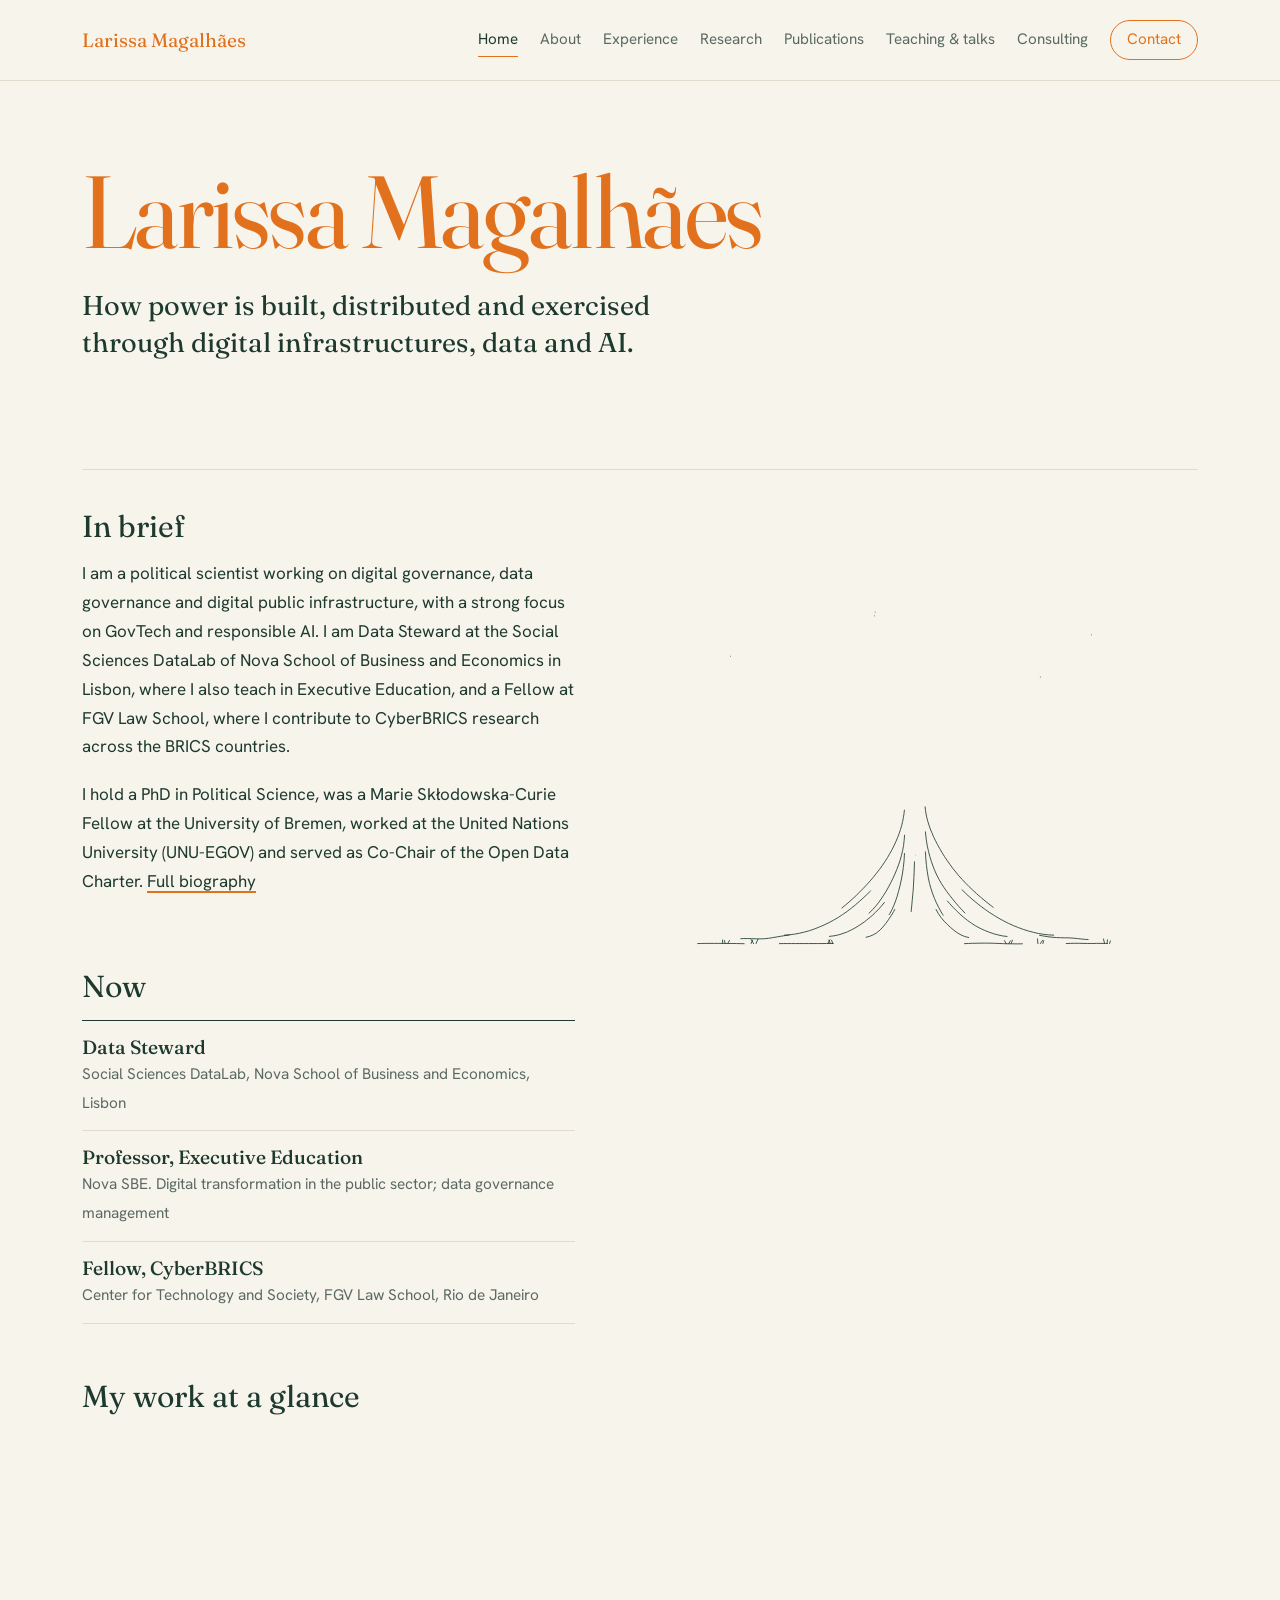
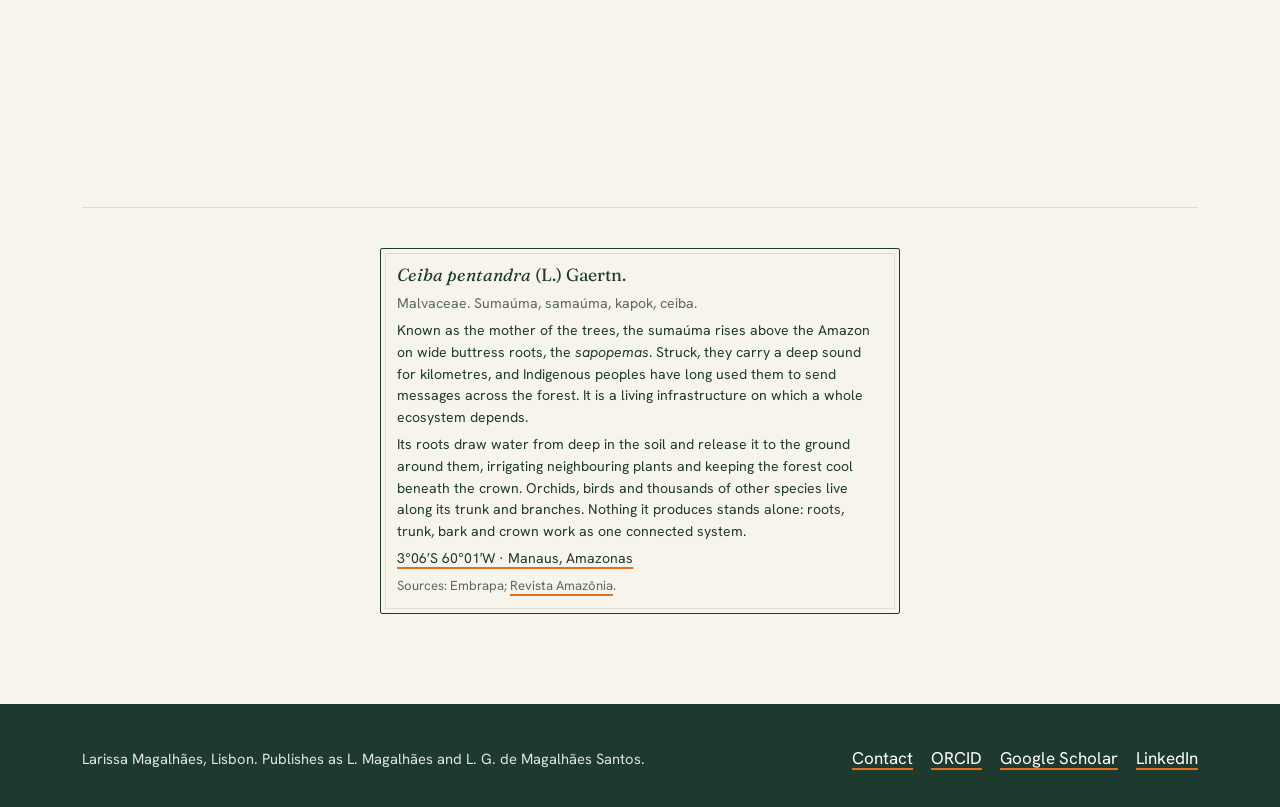
<file: index.html>
<!DOCTYPE html>
<html lang="en">
<head>
<meta charset="utf-8">
<meta name="viewport" content="width=device-width, initial-scale=1">
<title>Larissa Magalhães</title>
<meta name="description" content="Larissa Magalhães, PhD: political scientist working on digital public infrastructure, data governance, data stewardship and responsible AI. Lisbon.">
<meta name="author" content="Larissa Magalhães">
<meta property="og:title" content="Larissa Magalhães">
<meta property="og:description" content="Larissa Magalhães, PhD: political scientist working on digital public infrastructure, data governance, data stewardship and responsible AI. Lisbon.">
<link rel="preconnect" href="https://fonts.googleapis.com"><link rel="preconnect" href="https://fonts.gstatic.com" crossorigin><link href="https://fonts.googleapis.com/css2?family=Fraunces:ital,opsz,wght@0,9..144,400;0,9..144,600;1,9..144,400&family=Hanken+Grotesk:wght@400;600&display=swap" rel="stylesheet">
<link rel="stylesheet" href="style.css">
</head>
<body class="p-home">
<header class="band">
 <div class="wrap">
  <div class="site-head">
   <a class="brand" href="index.html"><span>Larissa Magalhães</span></a>
   <button class="menu-btn" aria-expanded="false" aria-controls="site-nav">Menu</button>
   <nav class="site-nav" id="site-nav" aria-label="Main"><a href="index.html" aria-current="page">Home</a><a href="about.html">About</a><a href="experience.html">Experience</a><a href="research.html">Research</a><a href="publications.html">Publications</a><a href="teaching.html">Teaching &amp; talks</a><a href="consulting.html">Consulting</a><a href="contact.html" class="cta">Contact</a></nav>
  </div>
  
 </div>
</header>
<div class="wrap">
<div class="hero">
  <h1>Larissa Magalhães</h1>
  <p class="intro">How power is built, distributed and exercised through digital infrastructures, data and AI.</p>
</div>
<main><section class="story" id="story">
  <div class="st-brief"><h2>In brief</h2><p>I am a political scientist working on digital governance, data governance and digital public infrastructure, with a strong focus on GovTech and responsible AI. I am Data Steward at the Social Sciences DataLab of Nova School of Business and Economics in Lisbon, where I also teach in Executive Education, and a Fellow at FGV Law School, where I contribute to CyberBRICS research across the BRICS countries.</p>
<p>I hold a PhD in Political Science, was a Marie Skłodowska-Curie Fellow at the University of Bremen, worked at the United Nations University (UNU-EGOV) and served as Co-Chair of the Open Data Charter. <a href="about.html">Full biography</a></p></div>
  <div class="st-now"><h2>Now</h2><ul class="nowlist">
<li><b>Data Steward</b><span>Social Sciences DataLab, Nova School of Business and Economics, Lisbon</span></li>
<li><b>Professor, Executive Education</b><span>Nova SBE. Digital transformation in the public sector; data governance management</span></li>
<li><b>Fellow, CyberBRICS</b><span>Center for Technology and Society, FGV Law School, Rio de Janeiro</span></li>
</ul></div>
  <div class="st-tree"><div class="figure"><svg class="sumauma" viewBox="-40 -60 680 700" aria-hidden="true" fill="none" stroke-linecap="round" stroke-linejoin="round"><g class="part" id="t-roots"><path d="M287.9,300.0 L287.4,304.4 L286.7,308.9 L285.8,313.5 L284.7,318.2 L283.3,322.9 L281.7,327.7 L279.9,332.5 L277.9,337.3 L275.6,342.2 L273.2,347.1 L270.5,351.9 L267.7,356.8 L264.6,361.6 L261.4,366.4 L258.0,371.1 L254.4,375.7 L250.7,380.3 L246.8,384.9 L242.8,389.3 L238.7,393.7 L234.5,398.0 L230.2,402.2 L225.9,406.3 L221.4,410.3 L216.9,414.1 L212.2,417.9 L207.6,421.5 L202.8,424.9 L198.0,428.2 L193.1,431.3 L188.2,434.2 L183.2,436.8 L178.2,439.3 L173.2,441.5 L168.1,443.5 L163.1,445.2 L158.0,446.7 L153.0,447.9 L147.9,448.8 L143.0,449.5 L138.0,450.0"/><path d="M144.0,449.9 L150.1,449.5 L156.1,448.7 L162.1,447.6 L168.1,446.2 L174.1,444.5 L180.0,442.5 L185.8,440.2 L191.6,437.7 L197.4,434.9 L203.0,431.9 L208.5,428.7 L213.8,425.2 L219.1,421.5 L224.1,417.7 L229.0,413.7 L233.8,409.6 L238.4,405.4 L242.9,401.2 L247.3,397.0 L251.5,392.8 L255.5,388.6 L259.4,384.4 L263.0,380.2 L266.3,376.0 L269.4,371.9 L272.3,367.7 L274.8,363.7 L277.0,359.8 L279.0,356.0 L280.7,352.4 L282.1,348.9 L283.3,345.7 L284.2,342.7 L285.0,340.0"/><path d="M288.1,330.0 L287.6,336.2 L286.9,342.3 L285.8,348.3 L284.4,354.2 L282.8,359.9 L280.9,365.6 L278.8,371.1 L276.5,376.6 L274.1,381.9 L271.6,387.0 L268.9,392.1 L266.1,397.1 L263.1,401.9 L260.0,406.6 L256.8,411.1 L253.3,415.4 L249.7,419.4 L245.9,423.2 L242.0,426.7 L237.9,430.0 L233.9,433.1 L229.7,435.9 L225.6,438.6 L221.4,441.0 L217.2,443.3 L213.1,445.3 L208.9,447.0 L204.6,448.6 L200.4,449.8 L196.2,450.7 L192.0,451.2"/><path d="M198.0,451.4 L203.5,450.7 L208.9,449.6 L214.3,447.9 L219.6,445.9 L224.8,443.4 L229.9,440.6 L234.8,437.5 L239.7,434.2 L244.3,430.5 L248.9,426.7 L253.2,422.6 L257.3,418.4 L261.2,414.0 L264.8,409.5 L268.2,405.0 L271.4,400.4 L274.3,395.9 L276.9,391.4 L279.3,386.9 L281.3,382.5 L283.0,378.2 L284.3,374.0 L285.0,370.0"/><path d="M288.0,352.0 L287.5,360.7 L286.6,368.8 L285.5,376.6 L284.1,383.9 L282.6,390.8 L280.9,397.3 L279.2,403.3 L277.3,409.0 L275.2,414.4 L273.0,419.3 L270.6,423.8 L268.0,427.9 L265.3,431.7 L262.6,435.1 L259.8,438.3 L257.1,441.2 L254.2,443.8 L251.3,446.1 L248.3,448.0 L245.2,449.5 L242.1,450.6 L239.0,451.5 L236.0,452.4"/><path d="M242.0,452.4 L246.3,451.3 L250.6,449.5 L254.7,447.1 L258.6,443.9 L262.1,440.2 L265.5,436.0 L268.7,431.5 L271.9,426.8 L275.0,421.7 L277.8,416.3 L280.2,410.6 L282.2,404.6 L283.8,398.4 L285.0,392.0"/><path d="M312.8,296.0 L313.2,300.3 L313.9,304.6 L314.8,309.0 L316.0,313.5 L317.4,318.0 L319.0,322.6 L320.9,327.2 L322.9,331.9 L325.2,336.6 L327.6,341.3 L330.2,346.0 L333.0,350.8 L335.9,355.5 L339.1,360.2 L342.4,364.9 L345.8,369.6 L349.5,374.2 L353.2,378.7 L357.2,383.1 L361.3,387.5 L365.5,391.7 L369.9,395.9 L374.3,400.0 L378.8,403.9 L383.4,407.8 L388.1,411.6 L392.8,415.3 L397.5,418.9 L402.3,422.3 L407.2,425.7 L412.1,428.9 L417.0,431.9 L422.0,434.7 L427.0,437.4 L432.1,439.8 L437.2,442.0 L442.3,443.9 L447.4,445.6 L452.6,447.1 L457.7,448.2 L462.8,449.1 L467.9,449.8 L473.0,450.0"/><path d="M467.0,449.9 L460.8,449.6 L454.7,448.9 L448.6,447.9 L442.5,446.5 L436.5,444.9 L430.5,443.0 L424.5,440.8 L418.6,438.4 L412.8,435.8 L407.1,432.9 L401.4,429.8 L395.9,426.5 L390.5,423.1 L385.2,419.4 L380.0,415.6 L375.1,411.7 L370.2,407.7 L365.5,403.6 L361.0,399.4 L356.7,395.2 L352.6,390.9 L348.6,386.6 L344.8,382.4 L341.2,378.2 L337.8,374.0 L334.6,369.9 L331.7,365.9 L328.9,362.0 L326.3,358.2 L324.0,354.6 L322.0,351.1 L320.2,347.7 L318.7,344.5 L317.4,341.5 L316.5,338.6 L316.0,336.0"/><path d="M313.1,326.0 L313.7,332.0 L314.5,338.0 L315.6,344.0 L316.9,349.8 L318.4,355.6 L320.2,361.3 L322.1,366.9 L324.3,372.4 L326.7,377.8 L329.4,383.0 L332.3,388.1 L335.5,393.0 L338.8,397.7 L342.3,402.3 L345.8,406.7 L349.4,411.1 L353.0,415.3 L356.7,419.4 L360.5,423.3 L364.4,427.1 L368.5,430.6 L372.7,433.9 L376.9,436.9 L381.3,439.5 L385.8,441.9 L390.3,444.1 L394.7,445.9 L399.2,447.6 L403.7,449.0 L408.1,450.2 L412.6,451.1 L417.0,451.5"/><path d="M411.0,451.5 L405.5,450.8 L400.0,449.6 L394.6,448.1 L389.3,446.3 L383.9,444.1 L378.7,441.7 L373.5,438.9 L368.5,435.7 L363.7,432.3 L359.0,428.6 L354.6,424.7 L350.3,420.6 L346.2,416.5 L342.3,412.2 L338.5,407.9 L334.9,403.6 L331.6,399.3 L328.5,394.9 L325.7,390.5 L323.2,386.2 L321.1,381.9 L319.4,377.6 L318.0,373.6 L316.8,369.7 L316.0,366.0"/><path d="M313.1,350.0 L313.6,358.4 L314.4,366.4 L315.4,374.1 L316.6,381.3 L318.1,388.1 L319.9,394.5 L321.9,400.5 L324.1,406.2 L326.4,411.4 L328.9,416.4 L331.3,421.0 L333.9,425.3 L336.6,429.3 L339.3,432.9 L342.2,436.2 L345.2,439.2 L348.3,441.9 L351.5,444.3 L354.6,446.4 L357.9,448.3 L361.1,449.9 L364.4,451.2 L367.7,452.2 L371.0,452.7"/><path d="M365.0,452.7 L360.4,451.6 L355.9,449.7 L351.6,447.2 L347.4,444.2 L343.4,440.8 L339.4,437.1 L335.5,433.1 L331.8,428.7 L328.5,423.9 L325.6,418.6 L323.2,413.1 L321.1,407.5 L319.1,401.8 L317.3,395.9 L316.0,390.0"/><path d="M300.0,362.0 L299.8,368.3 L299.6,374.4 L299.3,380.4 L299.0,386.2 L298.7,391.9 L298.3,397.5 L297.8,402.9 L297.3,408.3 L296.8,413.5 L296.3,418.6 L295.9,423.6 L295.5,428.5 L295.0,433.3 L294.4,438.0 L293.8,442.6 L293.2,447.2 L292.6,451.6 L292.0,456.0"/><path d="M149.9,449.7 L144.9,450.4 L139.9,451.2 L135.0,452.0 L130.0,452.9 L125.0,453.7 L120.0,454.2 L114.9,454.4 L109.8,454.3 L104.7,454.1 L99.6,454.0 L94.5,454.0 L89.4,454.4 L84.2,455.0 L79.1,455.7 L73.9,456.4 L68.6,457.2 L63.3,458.0 L58.0,459.0"/><path d="M450.0,450.1 L455.0,451.0 L460.0,451.8 L465.0,452.4 L470.0,452.8 L475.1,453.0 L480.1,453.1 L485.1,453.2 L490.2,453.5 L495.3,454.0 L500.3,454.6 L505.4,455.0 L510.6,455.3 L515.7,455.4 L520.9,455.7 L526.2,456.2 L531.4,457.0 L536.7,458.0 L542.0,459.0"/><path d="M40.0,460.0 L44.7,459.9 L49.7,459.8 L54.7,459.8 L59.9,459.8 L65.1,459.8 L70.5,459.8 L75.9,459.9 L81.3,459.9 L86.7,460.0 L92.1,460.1 L97.5,460.2 L102.9,460.2 L108.1,460.2 L113.3,460.2 L118.3,460.2 L123.3,460.1 L128.0,460.0"/><path d="M138.0,460.1 L142.7,460.0 L147.5,460.0 L152.4,460.0 L157.4,460.0 L162.5,460.0 L167.7,460.0 L173.0,460.0 L178.3,460.0 L183.6,460.0 L189.0,460.0 L194.4,459.9 L199.7,459.9 L205.0,459.9 L210.3,459.9 L215.5,459.9 L220.6,460.0 L225.6,460.0 L230.5,460.0 L235.3,460.0 L240.0,460.0"/><path d="M360.0,460.1 L364.8,459.9 L369.7,459.7 L374.8,459.6 L379.9,459.5 L385.1,459.5 L390.5,459.5 L395.9,459.7 L401.3,459.9 L406.8,460.1 L412.2,460.3 L417.7,460.3 L423.2,460.4 L428.7,460.3 L434.1,460.2 L439.5,460.1 L444.9,460.1 L450.1,460.1 L455.2,460.1 L460.3,460.2 L465.2,460.1 L470.0,460.0"/><path d="M482.0,460.0 L486.8,459.8 L491.7,459.7 L496.9,459.7 L502.1,459.8 L507.4,459.9 L512.8,459.9 L518.3,459.8 L523.7,459.8 L529.2,459.9 L534.6,460.0 L539.9,460.3 L545.1,460.4 L550.3,460.4 L555.2,460.2 L560.0,460.0"/><path d="M70.0,460 l-0.4,-6.7"/><path d="M73.0,460 l-1.6,-5.8"/><path d="M76.0,460 l3.3,-5.9"/><path d="M104.0,460 l3.0,-6.5"/><path d="M107.0,460 l-4.6,-7.7"/><path d="M110.0,460 l3.5,-8.2"/><path d="M196.0,460 l4.1,-7.3"/><path d="M199.0,460 l-2.7,-6.4"/><path d="M202.0,460 l-2.2,-6.2"/><path d="M410.0,460 l-3.3,-5.6"/><path d="M413.0,460 l3.3,-5.1"/><path d="M416.0,460 l2.3,-6.4"/><path d="M448.0,460 l-0.8,-8.8"/><path d="M451.0,460 l4.0,-6.0"/><path d="M454.0,460 l1.5,-5.4"/><path d="M528.0,460 l-2.1,-8.6"/><path d="M531.0,460 l0.7,-7.1"/><path d="M534.0,460 l1.5,-5.0"/></g><g class="part" id="t-trunk"><path d="M286.9,372.0 L287.1,368.1 L287.3,364.1 L287.5,360.0 L287.7,355.9 L287.8,351.7 L287.9,347.4 L288.1,343.1 L288.2,338.7 L288.2,334.2 L288.3,329.7 L288.4,325.1 L288.6,320.5 L288.7,315.8 L288.9,311.0 L289.1,306.2 L289.3,301.3 L289.6,296.4 L289.8,291.4 L290.0,286.4 L290.2,281.3 L290.4,276.1 L290.6,270.9 L290.7,265.6 L290.8,260.3 L290.8,254.9 L290.9,249.4 L290.9,243.9 L291.0,238.4 L291.0,232.8 L291.1,227.2 L291.2,221.5 L291.3,215.7 L291.3,209.9 L291.4,204.1 L291.5,198.2 L291.6,192.2 L291.7,186.2 L291.8,180.2 L291.8,174.1 L292.0,168.0"/><path d="M314.3,372.0 L314.2,367.9 L314.0,363.8 L313.9,359.6 L313.8,355.4 L313.6,351.2 L313.4,346.9 L313.3,342.5 L313.1,338.1 L312.9,333.7 L312.7,329.2 L312.5,324.6 L312.3,320.0 L312.1,315.3 L312.0,310.6 L311.8,305.9 L311.7,301.1 L311.5,296.2 L311.4,291.3 L311.3,286.3 L311.2,281.2 L311.1,276.2 L311.0,271.0 L310.8,265.8 L310.7,260.5 L310.6,255.2 L310.4,249.8 L310.3,244.4 L310.1,238.9 L309.9,233.3 L309.7,227.7 L309.6,222.0 L309.4,216.3 L309.3,210.5 L309.2,204.6 L309.0,198.7 L309.0,192.7 L308.9,186.6 L308.8,180.5 L308.8,174.3 L309.0,168.0"/><path d="M291.0,192.5 L286.4,190.2 L281.7,188.0 L276.9,185.8 L272.1,183.8 L267.2,181.8 L262.3,179.8 L257.3,177.8 L252.4,175.9 L247.3,174.0 L242.3,172.2 L237.2,170.4 L232.2,168.7 L227.0,167.1 L221.9,165.6 L216.8,164.2 L211.6,162.8 L206.5,161.5 L201.4,160.2 L196.4,158.9 L191.4,157.6 L186.4,156.3 L181.5,155.0 L176.6,153.7 L171.8,152.6 L167.1,151.4 L162.4,150.4 L157.7,149.4 L153.2,148.5 L148.7,147.5"/><path d="M291.0,199.4 L286.4,197.1 L281.8,194.7 L277.1,192.5 L272.3,190.3 L267.4,188.1 L262.4,186.1 L257.5,184.1 L252.4,182.2 L247.4,180.3 L242.3,178.4 L237.2,176.5 L232.1,174.7 L227.0,172.9 L221.9,171.1 L216.8,169.4 L211.7,167.7 L206.6,166.1 L201.5,164.5 L196.4,163.0 L191.4,161.6 L186.4,160.2 L181.4,158.8 L176.5,157.5 L171.7,156.1 L167.0,154.8 L162.3,153.5 L157.7,152.1 L153.1,150.9 L148.7,149.6"/><path d="M309.1,186.6 L313.6,184.3 L318.3,182.0 L323.0,179.8 L327.8,177.6 L332.6,175.5 L337.5,173.4 L342.5,171.4 L347.4,169.4 L352.4,167.5 L357.5,165.7 L362.6,163.9 L367.7,162.3 L372.8,160.6 L377.9,159.1 L383.0,157.6 L388.1,156.1 L393.2,154.7 L398.3,153.3 L403.3,151.9 L408.3,150.6 L413.3,149.3 L418.2,148.0 L423.0,146.8 L427.8,145.6 L432.6,144.5 L437.3,143.4 L441.9,142.3 L446.4,141.3 L450.9,140.3"/><path d="M309.0,193.5 L313.5,191.1 L318.2,188.7 L322.9,186.4 L327.7,184.2 L332.5,182.0 L337.5,179.9 L342.5,178.0 L347.5,176.0 L352.6,174.1 L357.6,172.2 L362.7,170.3 L367.8,168.4 L372.9,166.5 L377.9,164.6 L383.0,162.8 L388.1,161.0 L393.1,159.3 L398.2,157.7 L403.2,156.1 L408.3,154.6 L413.2,153.2 L418.2,151.7 L423.1,150.3 L427.9,148.9 L432.6,147.6 L437.3,146.2 L441.9,144.9 L446.5,143.7 L450.9,142.4"/><path d="M291.0,173.0 L286.7,170.0 L282.3,167.0 L277.8,164.1 L273.3,161.2 L268.6,158.5 L263.9,155.9 L259.0,153.4 L254.1,151.1 L249.1,148.9 L244.2,146.8 L239.2,144.7 L234.2,142.6 L229.3,140.5 L224.5,138.4 L219.6,136.4 L214.7,134.6 L209.9,132.8 L205.1,131.2 L200.4,129.6 L195.8,128.1 L191.2,126.6 L186.8,125.2 L182.5,123.8"/><path d="M291.0,179.1 L286.6,176.0 L282.2,173.0 L277.7,170.1 L273.1,167.2 L268.5,164.4 L263.8,161.7 L258.9,159.0 L254.1,156.4 L249.2,154.0 L244.2,151.5 L239.3,149.1 L234.4,146.8 L229.4,144.5 L224.5,142.3 L219.6,140.1 L214.7,138.1 L209.9,136.1 L205.1,134.3 L200.4,132.4 L195.8,130.7 L191.2,128.9 L186.8,127.2 L182.5,125.6"/><path d="M309.0,169.0 L313.2,165.9 L317.5,163.0 L322.0,160.1 L326.5,157.4 L331.1,154.7 L335.8,152.1 L340.5,149.5 L345.3,147.0 L350.1,144.6 L354.9,142.3 L359.8,140.0 L364.7,137.9 L369.6,135.8 L374.5,133.8 L379.3,131.9 L384.2,130.1 L389.0,128.4 L393.8,126.7 L398.5,125.0 L403.1,123.4 L407.7,121.8 L412.1,120.2 L416.4,118.7 L420.7,117.2"/><path d="M309.0,175.0 L313.2,171.9 L317.5,168.9 L322.0,166.0 L326.5,163.1 L331.1,160.3 L335.8,157.6 L340.5,155.0 L345.3,152.4 L350.1,149.9 L355.0,147.4 L359.9,145.0 L364.8,142.7 L369.7,140.4 L374.6,138.2 L379.4,136.1 L384.3,133.9 L389.1,131.9 L393.8,129.8 L398.5,127.9 L403.1,125.9 L407.6,124.1 L412.0,122.3 L416.4,120.6 L420.7,119.0"/><path d="M294.1,165.5 L291.9,159.6 L289.4,154.0 L286.8,148.6 L284.1,143.5 L281.1,138.6 L277.8,134.1 L274.5,129.9 L271.2,125.8 L268.0,121.9 L264.7,118.3 L261.4,115.0 L258.4,111.8 L255.7,108.7"/><path d="M294.0,170.5 L292.1,164.9 L289.9,159.6 L287.6,154.4 L285.0,149.4 L282.2,144.7 L279.2,140.1 L276.1,135.8 L273.0,131.7 L269.8,127.7 L266.7,123.9 L263.8,120.2 L261.0,116.6 L258.3,113.3 L255.7,110.2"/><path d="M306.1,165.5 L307.8,159.2 L309.9,153.2 L312.2,147.5 L315.0,142.3 L317.9,137.3 L321.0,132.6 L324.1,128.2 L327.3,124.1 L330.5,120.3 L333.6,116.7 L336.3,113.3 L338.8,110.0"/><path d="M306.0,170.5 L307.5,164.6 L309.4,158.9 L311.7,153.6 L314.3,148.4 L317.0,143.5 L319.7,138.8 L322.5,134.2 L325.3,129.9 L328.1,125.8 L331.0,121.9 L333.8,118.3 L336.4,114.8 L338.8,111.5"/><path d="M294.0,166.0 L294.7,158.9 L294.8,152.6 L294.6,147.0 L294.2,142.0 L293.8,137.6 L293.2,133.7 L292.5,130.4 L292.0,127.4"/><path d="M294.0,170.0 L294.7,162.8 L295.0,156.3 L294.8,150.4 L294.0,145.1 L293.2,140.3 L293.0,135.9 L292.6,132.0 L292.0,128.6"/></g><g class="part" id="t-bark"><path d="M305.0,288.7 q-0.7,7.3 0.6,14.5"/><path d="M301.2,194.9 q0.4,6.0 -0.3,12.0"/><path d="M309.7,202.3 q0.2,4.2 0.1,8.5"/><path d="M306.0,258.0 q0.9,5.6 -0.4,11.2"/><path d="M301.9,313.2 q0.3,5.0 -0.2,10.0"/><path d="M308.0,238.8 q-0.1,3.4 0.6,6.7"/><path d="M299.9,365.3 q-0.5,4.1 0.5,8.1"/><path d="M309.6,343.8 q-0.7,4.8 0.4,9.7"/><path d="M306.3,310.9 q0.3,7.9 -0.6,15.9"/><path d="M302.6,332.0 q0.9,6.3 -0.4,12.6"/><path d="M300.3,201.5 q-0.5,5.8 0.1,11.5"/><path d="M301.4,313.5 q-0.5,6.2 -0.0,12.3"/><path d="M309.2,348.4 q-0.2,3.5 -0.3,6.9"/><path d="M308.3,180.7 q-0.5,6.2 0.3,12.4"/><path d="M304.1,282.6 q-0.8,3.0 0.5,6.1"/><path d="M305.5,348.1 q0.2,7.2 -0.4,14.3"/><path d="M302.7,203.7 q0.6,7.5 0.4,15.0"/><path d="M301.5,347.2 q-0.8,4.2 0.3,8.5"/><path d="M303.9,344.4 q-0.7,6.1 0.5,12.2"/><path d="M310.7,340.8 q0.8,7.1 -0.6,14.1"/><path d="M303.0,317.0 q0.6,7.7 0.4,15.3"/><path d="M302.2,330.8 q-0.8,6.9 0.4,13.9"/><path d="M301.7,339.7 q-0.1,7.1 -0.2,14.2"/><path d="M301.7,327.9 q-0.6,3.1 -0.2,6.2"/><path d="M310.6,340.8 q0.3,4.4 -0.1,8.8"/><path d="M305.4,362.5 q-0.8,7.7 0.6,15.4"/><path d="M310.6,213.2 q-0.8,4.3 -0.1,8.7"/><path d="M302.8,315.5 q0.0,6.0 -0.1,12.1"/><path d="M302.1,287.2 q-1.0,6.5 0.5,13.1"/><path d="M307.6,280.2 q0.3,6.7 -0.2,13.4"/><path d="M307.0,193.0 q-0.4,4.7 0.4,9.3"/><path d="M302.6,313.9 q-0.2,4.5 -0.1,9.1"/><path d="M300.5,235.0 q0.9,5.1 0.2,10.2"/><path d="M306.4,347.9 q0.1,4.5 -0.6,9.0"/><path d="M304.2,233.4 q0.3,5.9 -0.0,11.8"/><path d="M301.6,262.2 q0.8,5.4 0.4,10.7"/><path d="M300.0,211.6 q0.3,5.6 -0.2,11.2"/><path d="M308.0,332.2 q-0.6,6.4 -0.4,12.7"/><path d="M301.9,184.5 q0.7,5.4 -0.5,10.8"/><path d="M306.6,257.1 q0.4,4.0 -0.0,7.9"/><path d="M306.9,225.4 q0.5,3.0 0.3,6.1"/><path d="M304.1,199.8 q0.9,3.9 0.0,7.8"/><path d="M302.0,189.3 q-0.1,7.2 0.4,14.5"/><path d="M310.9,304.2 q0.9,6.0 0.5,12.0"/><path d="M307.6,294.0 q0.7,5.5 0.1,11.0"/><path d="M307.9,346.9 q-0.5,5.4 -0.3,10.7"/><path d="M312.5,290.6 l4.5,1.5 l-4.5,1.8"/><path d="M312.5,288.8 l4.5,1.5 l-4.5,1.8"/><path d="M311.8,258.1 l4.5,1.5 l-4.5,1.8"/><path d="M311.2,224.5 l4.5,1.5 l-4.5,1.8"/><path d="M289.1,238.4 l-4.5,1.5 l4.5,1.8"/><path d="M289.4,208.7 l-4.5,1.5 l4.5,1.8"/><path d="M288.9,248.8 l-4.5,1.5 l4.5,1.8"/><path d="M288.2,301.9 l-4.5,1.5 l4.5,1.8"/><path d="M311.8,254.0 l4.5,1.5 l-4.5,1.8"/><path d="M312.2,275.0 l4.5,1.5 l-4.5,1.8"/><path d="M310.6,196.2 l4.5,1.5 l-4.5,1.8"/><path d="M288.9,249.9 l-4.5,1.5 l4.5,1.8"/><path d="M313.2,326.5 l4.5,1.5 l-4.5,1.8"/><path d="M312.0,264.2 l4.5,1.5 l-4.5,1.8"/><path d="M292.0,226.0 L294.7,226.8 L297.5,227.3 L300.5,227.4 L303.5,227.5 L306.4,226.9 L309.0,226.0"/><path d="M292.0,280.9 L294.6,281.9 L297.5,282.2 L300.5,282.4 L303.5,282.5 L306.4,281.8 L309.0,281.0"/><path d="M292.0,330.0 L294.6,330.9 L297.5,331.3 L300.5,331.5 L303.5,331.3 L306.4,330.9 L309.0,330.0"/></g><g class="part" id="t-crown"><path d="M148.7,146.7 L143.9,143.9 L139.0,141.2 L134.0,138.8 L128.9,136.7 L123.6,134.9 L118.3,133.2 L113.1,131.6 L107.9,129.9 L102.7,128.5 L97.5,127.3 L92.4,126.4 L87.3,125.6 L82.4,124.9 L77.6,124.1 L73.0,123.6"/><path d="M148.7,150.5 L143.9,147.7 L139.0,145.1 L134.0,142.5 L128.9,140.2 L123.7,138.1 L118.4,136.4 L113.0,134.8 L107.8,133.2 L102.6,131.5 L97.4,129.9 L92.3,128.6 L87.3,127.5 L82.4,126.5 L77.6,125.6 L73.0,124.7"/><path d="M72.9,124.2 L68.6,121.0 L64.0,118.6 L59.3,117.0 L54.7,115.7 L50.0,114.9 L45.5,114.7 L41.0,115.0 L36.9,115.3"/><path d="M72.9,124.2 L68.5,120.2 L63.7,116.8 L58.8,114.0 L53.8,111.6 L48.7,109.7 L43.6,108.3 L38.7,107.1 L34.0,106.0 L29.5,105.4"/><path d="M72.9,124.2 L69.0,119.0 L64.9,114.5 L60.5,110.5 L55.9,107.2 L51.1,104.5 L46.4,102.5 L41.9,100.8 L37.9,99.1"/><path d="M148.6,146.7 L144.4,143.3 L140.1,140.0 L135.6,136.9 L131.0,134.1 L126.2,131.5 L121.4,129.1 L116.5,126.8 L111.7,124.7 L106.9,122.7 L102.0,120.9 L97.3,119.4 L92.6,118.0 L88.0,116.7 L83.6,115.4 L79.3,114.2"/><path d="M148.7,150.5 L144.4,147.1 L140.0,143.9 L135.5,140.7 L131.0,137.6 L126.3,134.7 L121.5,132.1 L116.6,129.8 L111.6,127.7 L106.7,125.7 L101.9,123.6 L97.2,121.6 L92.6,119.7 L88.1,118.1 L83.6,116.6 L79.3,115.4"/><path d="M79.3,114.8 L76.6,108.4 L73.6,102.7 L70.4,97.4 L67.0,92.8 L63.2,88.9 L59.4,85.6 L55.9,82.7 L52.8,80.0"/><path d="M79.3,114.8 L76.6,109.4 L73.4,104.9 L69.9,101.1 L66.4,97.6 L62.9,94.6 L59.3,92.2 L55.9,90.3 L52.8,88.7"/><path d="M450.9,139.5 L456.0,137.7 L461.3,136.1 L466.5,134.7 L471.9,133.5 L477.2,132.3 L482.6,131.3 L488.0,130.4 L493.3,129.6 L498.7,129.0 L504.0,128.4 L509.3,128.0 L514.5,127.7 L519.7,127.4 L524.8,127.3 L529.8,127.3 L534.6,127.3 L539.4,127.4"/><path d="M450.9,143.2 L456.0,141.4 L461.2,139.7 L466.5,138.2 L471.8,136.9 L477.2,135.8 L482.6,134.7 L488.0,133.7 L493.3,132.7 L498.7,131.8 L504.0,131.0 L509.3,130.3 L514.5,129.9 L519.7,129.5 L524.8,129.2 L529.8,129.0 L534.6,128.8 L539.4,128.6"/><path d="M539.4,128.0 L544.8,125.5 L550.4,123.6 L556.0,122.0 L561.6,120.7 L567.2,119.8 L572.8,119.6 L578.2,119.8 L583.5,120.2 L588.5,120.6"/><path d="M539.4,128.0 L543.0,122.6 L546.9,117.8 L551.1,113.4 L555.5,109.5 L560.0,106.2 L564.5,103.2 L568.9,100.6 L573.2,98.4 L577.2,96.4"/><path d="M539.3,127.9 L544.4,125.4 L549.7,123.5 L555.0,122.2 L560.3,121.3 L565.6,120.5 L570.8,120.0 L575.9,120.0 L580.8,120.5 L585.6,121.0"/><path d="M450.9,139.5 L454.7,135.3 L458.6,131.2 L462.7,127.3 L466.9,123.6 L471.2,119.9 L475.6,116.5 L480.2,113.3 L484.9,110.4 L489.6,107.7 L494.2,105.1 L498.8,102.6 L503.3,100.1 L507.7,97.7 L512.0,95.4 L516.1,93.3 L520.1,91.4"/><path d="M450.9,143.3 L454.4,139.3 L458.2,135.5 L462.0,131.8 L466.0,128.2 L470.1,124.7 L474.2,121.3 L478.5,118.1 L482.8,115.0 L487.1,112.0 L491.5,109.3 L495.8,106.6 L500.1,104.0 L504.4,101.5 L508.5,99.1 L512.5,96.8 L516.3,94.5 L520.1,92.5"/><path d="M520.1,91.9 L523.2,86.7 L526.6,81.9 L530.4,77.5 L534.4,73.6 L538.5,70.1 L542.6,67.0 L546.7,64.1 L550.6,61.4 L554.4,59.0 L557.9,57.0"/><path d="M520.1,92.0 L522.8,85.8 L525.9,80.3 L529.4,75.5 L533.1,71.3 L536.9,67.8 L540.6,64.6 L544.1,61.7 L547.4,59.4"/><path d="M182.5,123.1 L179.2,118.2 L175.6,113.7 L171.9,109.4 L168.0,105.4 L163.9,101.8 L159.6,98.6 L155.3,95.6 L151.1,92.7 L146.9,90.0 L142.9,87.7 L139.0,85.6 L135.3,83.5"/><path d="M182.5,126.4 L179.2,121.5 L175.6,116.9 L171.8,112.5 L167.9,108.5 L163.7,104.7 L159.5,101.1 L155.3,97.8 L151.1,94.7 L147.0,91.8 L142.9,89.2 L139.0,86.8 L135.3,84.5"/><path d="M135.4,84.0 L133.7,78.5 L132.0,73.7 L129.7,69.5 L127.1,66.2 L124.9,62.9 L122.7,60.2 L120.2,58.2 L118.2,56.5"/><path d="M135.3,84.0 L132.7,79.1 L129.9,74.7 L127.0,71.0 L123.8,67.7 L120.5,65.2 L117.1,63.2 L114.0,61.6 L111.2,60.2"/><path d="M182.5,123.1 L177.5,120.2 L172.5,117.5 L167.4,114.9 L162.2,112.5 L156.9,110.4 L151.6,108.6 L146.1,107.2 L140.8,106.1 L135.5,105.1 L130.3,104.2 L125.2,103.4 L120.3,102.6 L115.6,101.9"/><path d="M182.5,126.4 L178.0,123.5 L173.3,121.0 L168.5,118.5 L163.7,116.2 L158.8,114.1 L153.8,112.2 L148.8,110.6 L143.8,109.2 L138.9,107.8 L134.0,106.6 L129.2,105.5 L124.5,104.5 L120.0,103.7 L115.6,102.9"/><path d="M115.6,102.4 L111.9,97.7 L107.8,93.8 L103.3,90.7 L99.0,87.8 L94.8,85.2 L90.4,83.5 L86.1,82.3 L82.2,81.2"/><path d="M115.4,102.5 L112.4,96.6 L109.1,91.2 L105.3,86.6 L101.4,82.5 L97.4,79.1 L93.3,76.2 L89.6,73.6 L86.1,71.4"/><path d="M420.7,116.5 L425.6,114.1 L430.7,112.0 L435.8,110.3 L441.1,109.0 L446.3,107.9 L451.5,106.8 L456.7,106.1 L461.9,105.9 L467.0,105.9 L471.9,105.8 L476.7,105.6 L481.4,105.8"/><path d="M420.7,119.7 L425.7,117.4 L430.7,115.4 L435.8,113.4 L441.0,111.6 L446.2,110.3 L451.5,109.5 L456.8,108.9 L461.9,108.2 L467.0,107.5 L471.9,107.0 L476.7,106.8 L481.4,106.8"/><path d="M481.4,106.3 L485.0,102.3 L488.8,99.0 L492.7,96.1 L496.7,93.8 L500.8,92.3 L504.8,91.1 L508.6,90.2 L512.3,89.7"/><path d="M481.4,106.3 L485.6,103.6 L490.1,101.8 L494.5,100.3 L498.9,99.3 L503.4,99.2 L507.7,99.6 L511.9,99.9 L515.9,100.5"/><path d="M420.6,116.4 L425.3,113.4 L430.1,110.6 L435.0,108.1 L439.9,105.7 L444.9,103.8 L450.0,102.2 L455.2,101.0 L460.2,99.8 L465.1,98.8 L469.9,97.9 L474.6,97.4 L479.1,96.8"/><path d="M420.7,119.8 L425.3,116.6 L429.9,113.5 L434.8,110.9 L440.0,108.8 L445.1,107.0 L450.1,105.0 L455.1,103.0 L460.1,101.5 L465.1,100.5 L470.0,99.7 L474.6,98.7 L479.1,97.8"/><path d="M479.1,97.3 L483.5,94.1 L488.3,91.8 L493.1,90.2 L497.9,88.8 L502.6,87.9 L507.3,87.8 L511.8,88.1 L516.1,88.3"/><path d="M479.1,97.3 L482.7,94.9 L486.4,93.3 L490.1,92.1 L493.8,91.4 L497.4,91.2 L501.0,91.5 L504.5,92.1 L507.8,93.0"/><path d="M479.1,97.3 L481.7,93.1 L484.6,89.8 L487.9,87.2 L491.0,84.9 L494.0,82.9 L497.2,81.7 L500.2,80.8 L503.0,80.3"/><path d="M255.7,108.0 L256.3,100.6 L256.3,93.8 L255.8,87.8 L255.2,82.4 L254.4,77.6 L253.4,73.3 L252.6,69.5 L252.1,66.1"/><path d="M255.6,110.8 L256.1,103.3 L256.2,96.4 L256.2,90.1 L255.7,84.4 L254.4,79.4 L253.2,74.8 L252.6,70.7 L252.1,67.0"/><path d="M252.2,66.5 L252.2,62.0 L252.3,58.2 L252.8,55.0 L253.5,52.4 L254.2,50.3 L254.8,48.6 L255.6,47.4 L256.1,46.5"/><path d="M252.0,66.5 L252.2,61.5 L252.9,57.2 L253.6,53.5 L254.3,50.3 L255.2,47.7 L256.4,45.6 L257.4,43.9 L258.1,42.5"/><path d="M252.1,66.5 L251.2,62.0 L249.9,58.2 L248.5,54.9 L247.0,52.3 L245.4,50.1 L243.8,48.5 L242.2,47.2 L240.9,46.3"/><path d="M255.6,108.0 L256.0,102.0 L256.0,96.6 L255.8,92.0 L255.2,87.9 L254.3,84.5 L253.5,81.6 L252.8,79.0 L252.4,76.9"/><path d="M255.6,110.8 L256.1,104.7 L256.2,99.2 L255.5,94.4 L254.8,90.1 L254.4,86.3 L253.8,82.9 L252.9,80.2 L252.4,77.7"/><path d="M252.5,77.3 L252.5,73.3 L252.3,70.0 L251.9,67.4 L251.5,65.3 L251.1,63.7 L250.8,62.5 L250.5,61.6 L250.1,61.2"/><path d="M252.3,77.3 L252.1,73.5 L252.2,70.3 L252.2,67.8 L252.0,65.8 L252.2,64.4 L252.5,63.4 L252.7,62.8 L252.8,62.5"/><path d="M338.8,109.4 L341.3,104.5 L344.1,100.5 L347.2,97.1 L350.3,94.3 L353.4,91.9 L356.6,90.1 L359.7,88.8 L362.5,87.7"/><path d="M338.8,112.1 L341.3,107.3 L344.1,103.0 L347.0,99.3 L350.2,96.3 L353.5,93.8 L356.7,91.7 L359.6,89.8 L362.5,88.5"/><path d="M362.5,88.2 L363.6,84.8 L364.8,82.1 L366.2,80.0 L367.8,78.7 L369.4,77.9 L370.8,77.3 L372.2,77.0 L373.6,77.2"/><path d="M362.4,88.1 L363.3,84.2 L364.6,81.0 L365.9,78.5 L367.2,76.4 L368.4,74.7 L369.8,73.5 L371.1,72.8 L372.4,72.5"/><path d="M362.5,88.2 L363.8,85.1 L365.2,82.6 L366.9,80.9 L368.7,79.8 L370.3,79.1 L371.9,78.6 L373.5,78.7 L374.9,79.1"/><path d="M338.8,109.4 L340.8,103.9 L343.2,99.1 L345.8,95.0 L348.6,91.4 L351.4,88.4 L354.3,85.9 L357.1,83.9 L359.6,82.3"/><path d="M338.9,112.1 L340.7,106.5 L343.1,101.6 L345.8,97.3 L348.6,93.5 L351.6,90.4 L354.5,87.7 L357.1,85.1 L359.6,83.2"/><path d="M359.5,82.7 L360.9,78.9 L362.6,75.8 L364.4,73.3 L366.3,71.4 L368.3,70.1 L370.2,69.0 L371.9,68.3 L373.6,68.0"/><path d="M359.5,82.8 L359.5,78.7 L359.9,75.4 L360.3,72.7 L360.7,70.5 L361.2,68.9 L361.7,67.6 L362.2,66.8 L362.6,66.3"/><path d="M338.8,109.4 L341.6,103.6 L345.0,98.7 L348.7,94.5 L352.4,90.7 L356.2,87.5 L360.1,84.9 L363.7,82.7 L367.1,80.9"/><path d="M338.9,112.2 L341.8,106.4 L344.8,101.1 L348.5,96.6 L352.4,92.8 L356.2,89.3 L360.1,86.5 L363.8,84.0 L367.1,81.7"/><path d="M367.1,81.3 L368.3,76.9 L370.0,73.2 L371.9,70.2 L373.7,67.6 L375.6,65.5 L377.6,64.0 L379.4,62.9 L381.1,62.1"/><path d="M367.1,81.4 L369.3,77.9 L371.6,75.0 L374.2,72.8 L376.9,71.3 L379.6,70.3 L382.1,69.6 L384.6,69.2 L387.0,69.2"/><path d="M292.1,128.0 L292.2,123.2 L291.7,119.1 L291.1,115.6 L290.6,112.7 L289.9,110.3 L289.1,108.3 L288.7,106.7 L288.0,105.6"/><path d="M292.1,128.0 L292.1,123.4 L292.4,119.4 L293.0,116.2 L293.6,113.4 L294.1,111.1 L294.9,109.3 L295.6,108.0 L296.3,107.0"/><path d="M292.0,128.0 L291.4,123.5 L290.8,119.7 L289.8,116.4 L288.3,114.0 L287.1,111.9 L286.0,110.1 L284.9,108.9 L283.9,108.0"/><path d="M49.8,98.5 Q48.1,92.2 39.9,94.8 Q33.0,91.6 28.1,96.6 Q18.8,95.4 17.9,99.8 Q13.0,101.9 15.5,105.8 Q11.0,109.1 13.5,111.9 Q12.9,115.8 22.6,116.1 Q24.0,121.6 32.3,119.6 Q39.6,126.5 45.0,120.1 Q53.5,121.0 54.2,115.6 Q60.8,113.8 61.0,110.4 Q63.8,107.1 60.1,104.0"/><path d="M44.5,107.6 q5.5,-4.9 10.9,0"/><path d="M29.7,109.4 q5.1,-4.6 10.2,0"/><path d="M28.2,108.1 q4.3,-3.8 8.5,0"/><path d="M41.9,91.2 Q39.1,86.2 31.8,88.2 Q24.5,82.6 20.6,89.5 Q13.4,89.7 12.8,94.5 Q10.1,97.2 13.1,101.1 Q11.0,104.5 15.2,106.7 Q15.2,111.1 21.9,110.8 Q25.3,116.2 31.3,112.2 Q39.2,116.0 41.4,110.8 Q47.9,109.8 47.1,105.3 Q49.5,102.2 46.9,98.9"/><path d="M24.5,100.4 q5.8,-5.2 11.6,0"/><path d="M50.4,79.1 Q47.0,73.5 38.1,77.5 Q29.9,73.9 26.5,79.5 Q17.7,80.0 18.4,84.9 Q13.9,88.5 15.5,92.3 Q15.9,96.6 23.2,98.6 Q24.5,104.9 35.2,100.3 Q42.6,104.5 47.3,100.1 Q56.8,100.6 56.1,95.0 Q62.6,92.0 60.6,87.9"/><path d="M37.4,87.6 q4.6,-4.2 9.2,0"/><path d="M48.7,92.4 q3.4,-3.1 6.8,0"/><path d="M40.8,91.3 q3.7,-3.4 7.5,0"/><path d="M65.6,66.2 Q65.7,62.5 60.0,62.8 Q56.9,58.7 51.5,61.5 Q45.0,58.9 42.5,62.7 Q38.6,64.0 38.6,67.3 Q31.9,69.1 32.9,71.8 Q31.3,75.0 35.9,77.2 Q37.2,80.0 45.2,79.1 Q47.6,84.4 53.2,81.5 Q60.5,85.8 62.7,80.6 Q67.5,79.5 68.0,76.1 Q72.8,74.2 71.1,71.3"/><path d="M61.0,69.7 q5.8,-5.2 11.5,0"/><path d="M63.4,71.4 q4.5,-4.0 9.0,0"/><path d="M64.4,68.1 Q59.9,63.1 50.9,67.8 Q39.8,63.9 36.1,68.4 Q31.0,71.4 32.5,76.6 Q27.4,81.2 30.3,85.0 Q31.6,90.1 42.5,90.0 Q47.9,95.8 56.3,91.1 Q68.7,95.4 70.5,88.5 Q78.9,86.0 76.6,80.6 Q78.7,76.2 71.7,72.8"/><path d="M44.1,83.7 q5.7,-5.1 11.4,0"/><path d="M604.0,107.1 Q601.2,103.5 592.4,105.5 Q586.1,100.3 581.6,106.1 Q572.6,104.8 572.2,109.2 Q568.2,111.6 568.9,114.9 Q567.8,118.1 571.4,120.6 Q572.1,124.5 579.6,124.6 Q583.6,130.9 590.8,127.3 Q600.8,131.0 603.3,125.2 Q609.5,123.6 607.5,118.8 Q612.4,115.7 610.2,112.5"/><path d="M593.4,117.8 q5.8,-5.2 11.6,0"/><path d="M585.1,114.0 q5.9,-5.3 11.7,0"/><path d="M596.1,83.1 Q595.4,78.8 586.7,79.3 Q583.0,72.8 575.4,77.7 Q567.7,75.4 564.6,80.1 Q556.7,80.7 556.9,84.9 Q553.2,87.9 554.5,91.3 Q553.9,94.9 561.4,96.6 Q562.2,101.0 570.0,100.1 Q575.0,106.8 581.4,102.3 Q590.3,104.4 593.1,99.6 Q597.2,97.3 595.6,92.9"/><path d="M575.6,92.7 q5.2,-4.6 10.3,0"/><path d="M576.9,94.8 q4.3,-3.9 8.7,0"/><path d="M565.3,87.4 q4.2,-3.8 8.5,0"/><path d="M603.6,109.0 Q604.3,105.2 596.3,105.5 Q593.4,102.2 586.6,104.8 Q579.8,100.6 576.6,104.7 Q568.9,104.1 569.0,108.2 Q564.7,110.0 566.2,113.0 Q564.8,115.3 570.2,117.2 Q569.5,120.2 574.2,121.1 Q575.8,124.6 582.8,122.3 Q589.2,129.1 592.8,124.2 Q600.4,125.1 601.5,121.1 Q604.6,119.3 602.0,115.9"/><path d="M582.7,116.4 q5.0,-4.5 10.0,0"/><path d="M586.5,116.2 q4.0,-3.6 8.1,0"/><path d="M566.4,41.9 Q560.4,34.4 552.8,38.2 Q541.8,36.5 540.1,43.6 Q534.3,47.3 536.0,52.4 Q534.6,57.8 540.9,61.2 Q542.5,68.7 555.4,63.8 Q565.5,70.5 569.7,62.7 Q576.8,60.6 577.1,55.3 Q580.9,51.1 576.2,47.1"/><path d="M564.6,56.8 q3.0,-2.7 6.1,0"/><path d="M550.6,49.0 q3.1,-2.8 6.2,0"/><path d="M560.4,55.0 q3.1,-2.8 6.3,0"/><path d="M560.9,48.8 Q558.8,41.0 548.2,43.8 Q538.0,40.2 535.4,48.6 Q527.4,51.0 527.8,55.2 Q527.2,59.6 534.8,62.2 Q538.8,69.0 548.6,66.3 Q561.3,70.0 563.2,62.2 Q568.0,58.7 565.9,54.1"/><path d="M542.0,56.6 q4.8,-4.3 9.6,0"/><path d="M553.0,53.4 q5.0,-4.5 10.1,0"/><path d="M135.1,38.2 Q134.5,33.5 124.9,36.0 Q120.3,29.4 114.2,35.3 Q107.1,33.6 105.8,38.7 Q98.3,38.9 99.2,42.4 Q96.6,44.6 98.9,47.3 Q97.7,50.1 100.4,52.2 Q100.5,55.8 106.0,56.7 Q108.9,60.7 116.5,57.7 Q123.8,63.0 127.4,57.8 Q134.3,58.2 133.8,53.4 Q141.3,52.3 140.3,49.2"/><path d="M119.1,50.9 q3.2,-2.8 6.3,0"/><path d="M122.5,47.3 Q121.2,42.7 113.1,46.9 Q107.6,43.2 104.0,46.2 Q96.4,45.2 96.8,49.8 Q93.0,51.8 94.5,55.0 Q93.4,57.7 96.8,60.0 Q96.4,64.0 102.0,64.5 Q105.1,67.9 111.5,64.5 Q119.0,69.4 121.1,64.5 Q125.1,63.2 124.0,59.1 Q130.6,57.1 129.5,54.5"/><path d="M110.5,57.6 q3.9,-3.5 7.9,0"/><path d="M108.4,59.4 q4.4,-4.0 8.8,0"/><path d="M92.8,65.4 Q90.0,60.8 83.3,63.0 Q77.0,59.6 73.8,65.2 Q64.5,64.4 63.1,68.0 Q58.5,71.1 61.1,75.2 Q59.6,78.9 68.2,80.6 Q68.6,85.5 74.6,85.9 Q79.1,92.3 85.7,86.7 Q94.2,89.4 96.3,84.0 Q102.0,82.3 100.2,77.6 Q103.3,74.5 99.6,71.3"/><path d="M74.2,78.6 q3.5,-3.2 7.0,0"/><path d="M87.5,75.6 q5.8,-5.2 11.5,0"/><path d="M96.7,56.1 Q92.9,51.2 85.9,53.7 Q79.2,50.8 76.6,57.5 Q65.3,55.2 65.5,59.5 Q62.3,61.8 66.1,65.6 Q64.2,68.3 67.5,70.6 Q67.8,73.6 72.4,75.0 Q73.4,80.2 80.3,79.0 Q85.4,83.0 90.8,77.2 Q97.6,78.5 99.8,75.1 Q106.5,74.3 105.8,70.9 Q110.1,68.4 108.6,65.5"/><path d="M72.6,71.2 q5.0,-4.5 10.0,0"/><path d="M94.6,72.1 q3.3,-3.0 6.6,0"/><path d="M528.9,72.6 Q526.3,64.8 511.4,70.6 Q498.5,67.5 495.6,73.7 Q485.3,76.7 487.4,81.4 Q488.5,85.6 499.5,87.6 Q503.1,98.9 515.7,92.1 Q529.6,94.5 530.7,86.5 Q535.0,82.9 533.4,78.6"/><path d="M508.9,81.9 q3.2,-2.9 6.3,0"/><path d="M498.5,78.7 q4.5,-4.0 9.0,0"/><path d="M529.4,85.1 Q526.9,80.1 518.7,82.5 Q511.5,77.7 507.2,83.6 Q498.6,83.0 498.4,87.7 Q496.1,90.4 498.5,93.9 Q494.9,97.6 498.1,100.1 Q499.6,103.7 507.0,103.9 Q511.0,108.3 517.7,104.6 Q524.2,106.2 526.6,101.8 Q536.0,101.9 535.5,98.1 Q538.8,95.1 535.1,91.8"/><path d="M511.3,95.7 q4.7,-4.2 9.4,0"/><path d="M526.7,76.2 Q525.1,71.0 518.4,73.1 Q512.0,68.6 508.3,73.9 Q500.4,73.0 500.8,77.9 Q498.4,80.2 500.6,83.5 Q497.4,86.7 499.8,89.1 Q499.7,93.0 508.0,92.3 Q510.8,96.3 516.8,92.8 Q522.8,95.2 525.2,91.6 Q530.6,90.9 530.2,87.5 Q534.9,85.2 534.0,82.5"/><path d="M520.0,86.2 q3.3,-2.9 6.5,0"/><path d="M522.8,82.9 Q521.7,79.7 515.6,79.6 Q511.8,74.6 505.5,78.6 Q496.3,74.9 494.3,79.5 Q489.4,80.9 490.2,84.6 Q486.6,86.7 487.2,89.2 Q486.8,92.0 490.9,93.9 Q491.3,97.3 499.5,96.5 Q502.7,103.0 509.3,99.8 Q517.4,103.1 519.3,96.8 Q528.7,97.2 528.2,93.4 Q529.4,91.0 526.9,88.1"/><path d="M504.9,86.0 q5.7,-5.1 11.4,0"/><path d="M518.4,93.4 q4.7,-4.2 9.4,0"/><path d="M512.4,66.2 Q509.5,59.9 502.4,63.7 Q495.5,61.3 493.1,67.2 Q486.9,69.2 488.5,74.2 Q485.9,78.9 490.7,82.1 Q492.5,87.3 499.3,86.8 Q505.7,91.1 510.8,87.4 Q517.6,86.4 517.3,80.0 Q524.0,75.6 520.2,71.0"/><path d="M509.0,74.9 q4.0,-3.6 8.0,0"/><path d="M509.2,80.3 q5.9,-5.3 11.8,0"/><path d="M274.7,32.0 Q272.6,26.3 261.1,28.2 Q253.0,23.3 247.1,30.0 Q236.0,29.6 236.4,34.9 Q232.6,38.6 235.6,42.6 Q233.6,48.3 242.2,49.9 Q246.8,56.3 257.5,52.0 Q271.4,58.1 273.2,49.5 Q280.5,46.7 279.9,41.5"/><path d="M243.3,43.1 q5.8,-5.2 11.7,0"/><path d="M248.2,43.8 q5.5,-4.9 11.0,0"/><path d="M244.4,44.2 q5.4,-4.8 10.8,0"/><path d="M274.4,29.6 Q273.0,25.7 266.2,25.6 Q262.6,18.5 255.8,23.6 Q247.6,20.4 245.7,26.3 Q237.9,27.2 238.9,31.7 Q234.7,35.1 237.5,38.6 Q235.8,43.3 243.4,44.8 Q245.8,49.4 253.8,48.0 Q260.6,53.4 266.1,48.7 Q275.5,50.0 276.1,44.0 Q280.0,41.1 278.2,36.8"/><path d="M246.7,41.8 q5.0,-4.5 10.1,0"/><path d="M255.6,39.5 q5.9,-5.3 11.8,0"/><path d="M256.4,32.0 q3.8,-3.4 7.6,0"/><path d="M251.7,34.1 Q250.3,29.9 243.0,33.5 Q237.9,29.3 234.8,33.6 Q228.6,32.9 227.7,36.1 Q222.6,37.5 222.9,40.2 Q220.4,42.7 223.3,45.1 Q223.3,47.8 229.9,48.3 Q230.6,52.6 235.6,52.5 Q240.0,55.4 244.9,51.3 Q251.1,52.9 251.9,48.8 Q259.1,48.4 259.2,45.7 Q259.8,43.4 256.1,40.8"/><path d="M247.5,40.2 q5.5,-5.0 11.1,0"/><path d="M264.6,42.3 Q259.6,36.3 247.4,41.9 Q235.9,39.6 234.8,46.0 Q229.7,49.4 231.8,53.5 Q232.0,58.3 239.0,60.7 Q245.4,70.2 256.0,63.1 Q265.5,62.6 266.8,56.3 Q272.0,52.5 269.1,48.4"/><path d="M237.7,50.2 q3.8,-3.5 7.7,0"/><path d="M255.2,55.2 q4.7,-4.3 9.5,0"/><path d="M267.3,48.7 Q267.2,45.3 260.3,46.0 Q257.5,41.3 252.1,43.5 Q245.7,40.8 243.6,45.8 Q237.7,46.2 236.9,49.1 Q233.8,51.2 234.7,53.8 Q233.9,56.4 237.0,58.5 Q237.5,61.7 243.5,62.0 Q246.1,65.4 252.2,62.7 Q259.0,67.3 261.7,62.9 Q267.9,62.8 268.0,59.1 Q272.7,57.3 271.9,54.5"/><path d="M254.5,54.2 q4.5,-4.0 8.9,0"/><path d="M388.1,61.6 Q386.0,57.0 377.1,60.4 Q371.3,56.0 366.9,61.1 Q360.2,60.3 359.8,64.9 Q354.1,66.1 354.4,69.1 Q351.0,71.8 353.7,74.5 Q353.5,77.5 360.1,78.5 Q361.4,82.2 367.1,82.1 Q371.2,85.1 376.5,81.4 Q383.8,84.3 385.1,79.8 Q393.5,79.8 394.3,76.7 Q398.3,73.9 396.9,70.7"/><path d="M368.2,75.5 q4.7,-4.2 9.4,0"/><path d="M380.5,72.9 q4.5,-4.1 9.1,0"/><path d="M375.4,70.8 q4.6,-4.2 9.3,0"/><path d="M388.9,59.7 Q387.8,53.6 375.9,57.6 Q368.5,53.9 363.6,59.1 Q353.1,58.2 353.5,62.8 Q348.1,65.6 348.7,69.0 Q346.9,72.9 354.2,75.2 Q356.1,79.3 366.3,77.8 Q373.5,85.9 379.8,79.6 Q387.8,79.9 387.7,74.0 Q394.7,72.2 393.2,68.8"/><path d="M376.0,66.3 q3.4,-3.1 6.8,0"/><path d="M364.4,66.7 q3.2,-2.9 6.4,0"/><path d="M368.3,67.3 q4.6,-4.2 9.2,0"/><path d="M384.8,61.9 Q380.1,54.1 371.6,59.5 Q361.9,56.9 360.5,63.9 Q352.6,65.8 352.3,69.7 Q350.4,73.7 354.6,77.2 Q355.7,81.2 366.1,80.7 Q370.6,87.0 377.8,83.7 Q387.6,86.7 388.8,79.8 Q394.0,77.7 392.8,73.7 Q395.1,70.4 392.5,67.4"/><path d="M369.1,72.3 q4.4,-3.9 8.7,0"/><path d="M378.3,76.5 q3.3,-3.0 6.6,0"/><path d="M375.3,71.0 q5.8,-5.2 11.6,0"/><path d="M387.0,53.5 Q386.7,47.8 377.5,50.2 Q370.1,44.0 365.6,50.8 Q359.6,51.5 359.8,55.7 Q353.1,57.8 353.3,60.5 Q353.0,63.7 359.2,65.6 Q360.1,70.1 368.7,68.8 Q375.0,73.3 380.4,68.9 Q389.8,70.0 389.7,65.2 Q393.5,62.9 391.2,59.6"/><path d="M379.4,57.4 q4.9,-4.4 9.8,0"/><path d="M381.0,57.1 q5.8,-5.2 11.6,0"/><path d="M366.1,60.3 q6.0,-5.4 12.0,0"/><path d="M377.7,55.3 Q377.3,51.6 371.4,51.1 Q368.0,46.0 360.5,51.6 Q351.4,48.1 348.8,51.7 Q343.7,53.2 344.9,57.0 Q340.3,59.3 341.8,62.0 Q342.5,64.6 348.4,66.1 Q349.3,70.0 356.7,69.0 Q362.2,74.1 367.9,70.6 Q374.4,70.9 375.6,66.4 Q382.3,65.4 381.7,62.5"/><path d="M350.5,60.0 q3.4,-3.0 6.7,0"/><path d="M392.5,46.6 Q389.9,43.1 383.0,45.0 Q375.5,39.4 371.8,44.0 Q365.8,44.6 366.2,49.1 Q361.6,51.1 362.0,53.9 Q360.9,56.8 365.0,59.1 Q365.7,62.6 372.3,62.9 Q375.6,69.5 382.8,65.2 Q392.3,69.6 394.1,63.2 Q400.9,62.2 400.3,58.1 Q403.7,55.3 401.7,52.3"/><path d="M371.1,51.8 q5.3,-4.7 10.5,0"/><path d="M398.7,50.1 Q396.4,45.2 389.8,46.7 Q384.1,43.0 380.1,49.1 Q372.4,48.0 370.8,51.6 Q367.0,53.8 368.6,57.6 Q364.9,60.7 367.5,63.6 Q366.3,67.8 372.9,69.0 Q374.2,73.9 383.0,70.5 Q388.7,75.8 393.5,72.3 Q399.1,72.2 399.5,66.7 Q407.6,65.9 408.2,62.8 Q411.7,59.5 408.4,56.2"/><path d="M387.7,65.3 q6.0,-5.4 11.9,0"/><path d="M301.8,91.9 Q300.4,87.8 294.3,87.7 Q290.4,81.7 285.1,85.8 Q278.1,83.6 276.2,89.0 Q269.2,90.6 270.5,95.7 Q267.5,99.8 272.2,103.5 Q272.7,107.5 280.3,107.4 Q282.7,112.3 288.1,109.4 Q293.4,111.6 296.4,108.0 Q301.6,107.1 300.9,102.5"/><path d="M281.3,95.6 q3.2,-2.9 6.5,0"/><path d="M296.2,104.5 q3.5,-3.1 6.9,0"/><path d="M284.6,100.7 q5.3,-4.8 10.6,0"/><path d="M312.9,95.6 Q311.2,89.3 298.2,93.2 Q289.2,89.7 285.2,95.3 Q276.3,97.4 275.4,101.7 Q275.3,105.8 283.5,108.7 Q286.3,114.4 294.9,113.4 Q304.0,116.8 307.2,109.6 Q316.1,107.5 315.9,103.3"/><path d="M302.8,105.7 q3.5,-3.2 7.0,0"/><path d="M287.7,106.2 q3.8,-3.4 7.6,0"/><path d="M305.1,106.1 q3.1,-2.8 6.2,0"/><path d="M299.6,93.7 Q299.3,89.4 290.5,90.7 Q286.1,87.1 280.3,91.6 Q272.0,89.4 270.8,93.2 Q266.4,94.9 266.4,97.7 Q263.6,100.4 266.6,102.8 Q266.9,106.1 272.9,107.1 Q275.2,111.6 283.1,108.3 Q289.8,111.4 292.7,106.8 Q298.2,106.1 298.7,103.1 Q304.3,101.1 302.7,98.5"/><path d="M285.1,103.5 q5.2,-4.7 10.4,0"/><path d="M92.5,140.2 Q92.2,135.1 81.5,137.4 Q77.0,129.9 70.6,135.1 Q61.9,132.4 60.6,138.8 Q56.0,140.8 57.1,145.0 Q53.1,148.3 54.3,151.4 Q54.5,155.1 63.0,155.7 Q64.9,160.4 71.7,158.6 Q78.3,163.0 82.6,158.6 Q89.4,158.6 88.9,153.4 Q95.2,151.3 93.7,147.9"/><path d="M73.4,149.8 q4.5,-4.0 9.0,0"/><path d="M107.2,133.8 Q103.9,126.9 93.1,133.3 Q81.9,128.7 78.6,134.3 Q73.0,137.0 76.4,142.8 Q73.0,147.2 76.3,150.7 Q77.7,156.3 86.9,156.2 Q94.3,164.9 101.4,156.3 Q109.1,155.8 109.3,149.6 Q116.1,146.5 113.3,142.5"/><path d="M99.3,141.5 q5.8,-5.2 11.5,0"/><path d="M142.4,133.6 Q142.4,129.4 136.4,130.4 Q133.1,126.7 128.2,130.3 Q122.2,127.7 120.9,132.1 Q115.5,132.5 115.2,135.4 Q112.7,137.4 114.4,140.0 Q113.2,142.5 115.6,144.4 Q115.3,147.5 122.4,146.7 Q124.2,150.4 128.6,149.6 Q133.1,152.6 135.9,147.7 Q141.0,148.1 142.2,145.5 Q147.5,144.5 147.9,142.0"/><path d="M129.7,140.1 q4.6,-4.1 9.2,0"/><path d="M139.6,138.5 q3.9,-3.5 7.8,0"/><path d="M168.7,120.5 Q164.7,116.7 157.9,120.2 Q150.5,117.3 147.7,121.9 Q140.7,123.4 142.5,128.8 Q140.8,132.5 145.1,136.0 Q143.5,142.3 150.1,142.9 Q153.6,148.4 160.9,142.2 Q168.9,145.6 171.1,140.7 Q178.6,138.9 177.5,133.9 Q178.7,129.8 173.5,126.3"/><path d="M165.2,129.2 q3.0,-2.7 6.1,0"/><path d="M197.4,123.4 Q196.8,117.5 188.8,117.7 Q182.6,112.9 176.3,117.6 Q166.7,116.1 166.7,122.8 Q161.7,126.0 165.4,130.6 Q163.3,135.8 168.1,138.6 Q171.4,142.7 180.3,139.9 Q187.0,143.9 190.7,138.6 Q200.1,138.5 201.4,134.2"/><path d="M180.9,132.9 q4.5,-4.0 9.0,0"/><path d="M179.8,130.0 q4.1,-3.7 8.1,0"/><path d="M191.5,128.5 q4.3,-3.9 8.7,0"/><path d="M220.0,124.0 Q219.6,118.5 212.1,118.7 Q206.9,112.6 200.9,117.9 Q191.8,116.1 191.3,122.4 Q186.7,125.5 190.6,130.3 Q187.9,135.4 194.1,137.4 Q195.8,143.4 204.0,140.3 Q210.6,143.9 214.4,138.8 Q223.9,138.6 224.0,133.6"/><path d="M202.5,131.3 q4.0,-3.6 7.9,0"/><path d="M200.9,125.9 q4.8,-4.3 9.6,0"/><path d="M245.5,116.5 Q239.1,108.2 229.9,112.8 Q217.1,111.3 217.1,118.8 Q209.6,122.4 212.7,126.8 Q213.1,132.0 221.7,134.5 Q226.4,145.4 240.0,136.3 Q249.7,136.6 251.5,130.0 Q260.4,127.1 258.3,122.9"/><path d="M231.8,128.5 q5.5,-5.0 11.1,0"/><path d="M227.1,126.4 q5.4,-4.9 10.8,0"/><path d="M268.5,119.8 Q264.2,114.6 256.8,117.8 Q248.9,116.2 246.7,121.4 Q241.0,123.3 241.3,126.8 Q239.8,129.9 244.6,132.5 Q244.9,136.8 250.1,138.3 Q254.5,145.6 262.6,139.0 Q270.2,139.9 272.1,135.1 Q276.4,132.9 275.8,129.5 Q278.3,126.2 274.4,123.7"/><path d="M249.6,126.7 q5.1,-4.6 10.2,0"/><path d="M251.3,126.5 q4.6,-4.1 9.2,0"/><path d="M296.3,117.4 Q292.3,113.4 285.1,117.6 Q277.6,115.0 276.8,120.4 Q270.5,121.5 271.3,124.7 Q269.0,127.4 273.1,129.8 Q272.6,133.5 279.3,133.6 Q282.8,139.1 288.9,136.7 Q297.4,139.5 299.3,133.9 Q305.7,132.4 305.9,128.8 Q307.5,125.7 303.7,122.8"/><path d="M282.9,125.0 q3.0,-2.7 6.0,0"/><path d="M291.4,127.9 q5.6,-5.0 11.1,0"/><path d="M292.8,127.9 q3.5,-3.2 7.1,0"/><path d="M321.7,120.1 Q318.9,114.5 313.0,117.9 Q305.2,114.2 303.0,119.2 Q298.1,120.6 300.2,125.2 Q295.8,128.0 297.3,130.9 Q297.6,134.1 304.2,135.1 Q305.9,140.2 311.8,139.3 Q317.0,141.2 320.8,136.2 Q328.6,137.0 329.8,133.6 Q331.6,130.9 328.7,127.5"/><path d="M305.1,128.6 q4.3,-3.8 8.5,0"/><path d="M345.3,113.5 Q341.3,105.8 333.1,111.4 Q325.5,110.3 323.5,116.2 Q316.7,118.5 317.3,122.7 Q313.5,127.9 319.6,131.0 Q322.2,136.2 331.6,135.0 Q339.2,139.7 344.8,134.1 Q351.8,133.0 351.5,127.4 Q355.5,124.0 351.8,120.3"/><path d="M346.0,128.9 q4.0,-3.6 8.0,0"/><path d="M347.0,128.1 q5.1,-4.6 10.2,0"/><path d="M334.4,125.8 q4.8,-4.3 9.6,0"/><path d="M377.4,119.4 Q376.3,115.3 369.1,115.2 Q364.4,108.9 357.8,112.6 Q348.6,109.8 346.2,115.7 Q339.1,117.4 339.3,122.0 Q336.8,125.5 342.0,129.0 Q341.2,133.3 348.1,134.5 Q350.7,139.2 358.5,137.1 Q364.7,140.0 369.0,135.5 Q377.8,136.2 379.4,132.3 Q385.3,129.4 384.2,125.3"/><path d="M360.3,123.0 q5.4,-4.8 10.7,0"/><path d="M402.8,123.7 Q402.5,119.2 394.4,120.5 Q388.7,115.1 383.2,121.5 Q373.3,119.7 371.1,122.7 Q367.3,124.7 368.4,127.8 Q366.4,130.3 369.0,132.6 Q368.0,135.8 376.5,136.1 Q378.0,140.9 386.5,138.3 Q393.8,142.8 397.4,137.1 Q406.2,137.8 405.9,134.2 Q409.8,132.4 408.2,129.8"/><path d="M401.4,131.7 q5.8,-5.2 11.6,0"/><path d="M391.0,128.4 q3.9,-3.5 7.8,0"/><path d="M428.3,123.3 Q424.9,118.4 417.2,121.0 Q408.2,117.3 405.2,122.8 Q396.5,122.8 397.4,127.0 Q393.8,129.3 395.3,132.2 Q394.0,134.9 401.7,136.4 Q401.5,140.5 408.1,140.8 Q411.6,146.6 419.8,140.1 Q429.9,143.7 432.4,140.0 Q441.1,139.2 440.0,135.3 Q443.4,132.6 440.3,129.7"/><path d="M406.6,132.9 q4.7,-4.2 9.3,0"/><path d="M456.3,130.0 Q454.7,125.7 448.6,126.1 Q441.7,120.6 437.4,127.0 Q428.1,126.0 428.1,130.4 Q425.1,132.7 428.4,136.0 Q426.7,138.9 431.3,140.7 Q430.9,145.3 438.3,144.7 Q443.2,149.5 449.3,145.2 Q459.3,147.8 460.4,143.0 Q463.8,140.9 461.4,137.2"/><path d="M434.5,135.1 q3.4,-3.1 6.9,0"/><path d="M447.5,138.3 q3.1,-2.8 6.2,0"/><path d="M481.2,130.1 Q478.2,125.4 467.5,128.7 Q457.2,124.9 454.1,130.0 Q445.2,130.9 445.9,134.4 Q441.1,137.4 443.2,140.2 Q443.9,143.5 454.4,144.1 Q456.9,151.5 467.8,147.0 Q480.5,151.4 482.8,144.9 Q490.0,143.1 490.5,139.5 Q493.8,136.4 491.3,133.4"/><path d="M473.8,139.9 q5.6,-5.0 11.2,0"/><path d="M476.0,138.1 q3.5,-3.1 7.0,0"/><path d="M500.4,133.6 Q497.4,129.2 488.8,132.2 Q480.7,128.6 477.6,133.7 Q471.8,134.8 472.2,138.5 Q467.1,141.2 468.2,144.0 Q467.2,147.5 477.2,147.9 Q478.7,152.6 486.9,149.5 Q493.5,152.5 496.6,148.3 Q503.2,147.8 503.2,144.6 Q507.1,142.2 505.7,139.6"/><path d="M490.1,141.3 q3.5,-3.1 7.0,0"/><path d="M497.1,144.2 q5.1,-4.6 10.1,0"/><path d="M527.2,139.3 Q527.2,133.1 518.5,133.5 Q514.0,128.8 507.4,134.4 Q500.8,133.3 498.7,138.0 Q493.7,140.4 494.7,144.7 Q491.7,149.0 497.0,151.9 Q497.6,157.4 503.8,158.0 Q508.8,163.6 514.9,158.1 Q524.5,161.1 525.3,154.5 Q532.4,151.7 530.0,146.3"/><path d="M513.5,146.3 q4.1,-3.7 8.3,0"/><path d="M507.3,144.6 q4.4,-4.0 8.8,0"/><path d="M514.3,150.4 q4.2,-3.8 8.4,0"/><path d="M113.9,114.0 Q112.7,107.7 103.8,107.9 Q97.6,103.2 91.6,109.1 Q83.8,109.6 83.1,115.4 Q79.2,119.6 84.1,124.0 Q82.7,131.0 90.7,131.4 Q95.9,137.5 102.6,131.5 Q109.8,131.5 111.2,125.8"/><path d="M103.2,125.2 q5.4,-4.9 10.8,0"/><path d="M103.9,122.3 q5.0,-4.5 10.0,0"/><path d="M101.6,123.5 q5.0,-4.5 9.9,0"/><path d="M141.8,100.6 Q141.0,95.4 131.2,97.4 Q124.8,90.3 118.9,95.1 Q108.8,93.3 108.5,100.1 Q103.1,102.9 106.3,107.6 Q102.2,112.4 107.0,115.5 Q108.9,120.1 118.6,119.0 Q124.4,124.4 130.8,120.5 Q140.3,121.9 142.8,116.8 Q149.7,113.9 148.7,109.1"/><path d="M132.2,106.0 q5.0,-4.5 10.1,0"/><path d="M121.3,105.0 q4.1,-3.7 8.1,0"/><path d="M131.7,107.3 q5.4,-4.8 10.7,0"/><path d="M162.8,89.3 Q161.4,84.8 154.2,86.7 Q149.6,83.0 145.6,87.2 Q137.1,85.0 136.6,89.9 Q132.4,92.7 133.9,96.8 Q130.9,101.3 136.8,103.7 Q138.0,108.4 145.0,107.7 Q149.3,113.0 154.4,107.1 Q161.2,108.8 161.7,103.5 Q169.3,102.0 167.6,97.8"/><path d="M146.9,100.0 q5.3,-4.8 10.7,0"/><path d="M210.0,89.6 Q208.9,85.7 199.9,87.0 Q195.2,81.1 188.7,85.3 Q180.4,83.2 178.7,88.4 Q170.2,89.2 168.8,92.3 Q165.8,95.3 169.0,98.6 Q168.1,102.0 176.5,103.3 Q176.1,109.1 184.4,108.2 Q190.0,115.9 197.6,108.6 Q205.9,110.3 206.7,104.2 Q214.8,103.4 214.6,100.0"/><path d="M197.7,98.8 q3.7,-3.4 7.5,0"/><path d="M234.3,80.1 Q232.5,76.3 224.9,77.3 Q219.5,71.8 215.0,78.2 Q208.2,77.7 207.7,81.5 Q199.9,83.6 201.0,86.7 Q201.1,90.1 207.5,92.0 Q208.0,97.4 216.7,95.2 Q223.2,100.9 227.6,94.7 Q234.2,94.3 235.4,90.6 Q239.8,88.0 238.8,84.8"/><path d="M214.4,83.2 q4.5,-4.1 9.0,0"/><path d="M265.5,76.0 Q263.0,70.3 255.2,70.8 Q246.0,66.6 242.8,74.5 Q234.9,76.3 235.4,80.5 Q234.5,84.2 241.2,86.9 Q242.5,93.9 251.2,92.5 Q261.1,97.0 265.1,89.5 Q272.2,87.2 272.1,82.8"/><path d="M257.5,78.6 q4.3,-3.8 8.5,0"/><path d="M244.7,82.7 q4.9,-4.4 9.7,0"/><path d="M257.9,81.9 q5.7,-5.1 11.4,0"/><path d="M298.8,72.8 Q297.6,68.0 290.6,71.0 Q285.2,67.5 281.7,71.4 Q275.9,71.3 274.5,74.3 Q269.6,75.9 270.7,78.8 Q267.6,81.6 270.5,84.0 Q270.0,87.3 277.5,87.5 Q278.8,92.7 285.5,90.8 Q290.9,93.7 295.0,89.1 Q300.4,89.1 301.5,85.7 Q307.7,84.5 307.3,81.7 Q309.0,79.1 304.9,76.7"/><path d="M297.9,82.3 q4.4,-3.9 8.7,0"/><path d="M328.1,78.1 Q326.4,72.6 319.3,73.0 Q313.6,67.5 308.3,73.3 Q302.1,73.5 301.5,79.5 Q294.9,82.2 297.6,86.8 Q295.1,91.7 302.3,93.8 Q304.1,98.2 310.9,96.8 Q316.8,103.1 321.1,98.5 Q328.6,98.7 329.5,92.9 Q332.2,89.6 327.9,84.9"/><path d="M312.3,91.9 q3.8,-3.4 7.6,0"/><path d="M349.6,77.0 Q347.6,71.6 340.4,73.6 Q334.3,70.1 330.7,76.5 Q323.6,76.0 323.7,80.0 Q317.0,81.8 317.9,84.9 Q315.1,88.6 319.6,91.2 Q319.2,96.0 328.4,95.3 Q331.6,100.2 339.3,94.4 Q348.7,99.7 350.5,94.5 Q356.3,93.2 355.6,89.1 Q359.2,86.4 357.2,83.3"/><path d="M336.7,82.4 q5.0,-4.5 9.9,0"/><path d="M326.8,89.3 q4.6,-4.1 9.1,0"/><path d="M380.2,74.8 Q378.9,69.6 370.8,73.0 Q365.2,69.2 361.6,74.5 Q355.3,74.1 353.8,77.0 Q348.8,78.5 350.3,81.6 Q348.9,84.0 352.1,86.2 Q351.6,89.3 356.4,90.5 Q357.9,94.4 365.2,92.0 Q370.4,95.5 374.4,92.0 Q381.7,93.3 382.1,89.2 Q385.0,87.5 383.9,84.7 Q387.5,82.2 386.5,79.9"/><path d="M358.7,81.9 q4.9,-4.4 9.9,0"/><path d="M366.2,82.0 q4.4,-3.9 8.8,0"/><path d="M412.2,79.7 Q411.1,75.9 402.7,77.7 Q398.4,73.0 392.8,76.2 Q384.1,72.9 382.4,77.9 Q377.0,78.9 378.4,82.9 Q373.9,85.0 374.7,87.6 Q373.8,90.5 376.9,92.8 Q378.0,95.7 386.2,95.2 Q388.4,99.5 395.0,96.9 Q402.2,102.0 405.6,97.4 Q413.9,98.3 414.3,94.1 Q418.2,92.1 416.9,88.9"/><path d="M392.6,87.8 q3.3,-3.0 6.6,0"/><path d="M400.5,83.7 q4.1,-3.7 8.1,0"/><path d="M399.9,90.9 q4.6,-4.2 9.3,0"/><path d="M439.8,84.0 Q437.4,77.8 429.5,81.7 Q420.3,76.3 417.3,82.2 Q410.1,83.9 409.7,88.8 Q407.6,92.5 412.9,96.4 Q411.0,102.1 418.0,103.2 Q421.0,109.6 429.8,104.0 Q439.7,109.1 442.7,103.5 Q449.4,101.5 447.2,95.7 Q450.5,91.8 446.7,88.2"/><path d="M431.2,94.1 q5.9,-5.3 11.8,0"/><path d="M417.5,96.4 q4.7,-4.2 9.3,0"/><path d="M427.6,94.9 q5.8,-5.2 11.5,0"/><path d="M469.3,91.2 Q465.6,86.7 457.8,90.8 Q449.7,87.4 446.8,92.5 Q440.4,95.1 441.9,100.7 Q440.1,105.5 445.8,108.8 Q446.2,116.6 454.1,115.4 Q460.3,118.7 465.6,112.9 Q473.9,112.9 473.9,106.9 Q479.5,102.5 474.7,97.8"/><path d="M454.5,105.3 q5.6,-5.0 11.2,0"/><path d="M462.6,107.7 q4.9,-4.4 9.8,0"/><path d="M452.6,104.5 q3.9,-3.5 7.7,0"/><path d="M499.0,102.8 Q495.4,96.2 487.6,100.9 Q480.3,99.2 479.1,105.1 Q471.6,106.1 472.7,109.5 Q470.3,112.7 473.7,115.4 Q473.0,119.9 481.3,119.8 Q485.4,125.3 492.6,121.0 Q499.9,122.0 502.3,117.9 Q507.5,116.0 507.3,112.7 Q509.9,109.3 507.0,106.5"/><path d="M493.5,109.9 q5.3,-4.7 10.5,0"/><path d="M137.3,70.0 Q133.1,64.1 125.3,69.5 Q114.3,67.1 112.1,71.1 Q107.9,73.6 110.3,77.3 Q108.7,80.7 112.8,83.2 Q114.0,88.0 124.6,86.1 Q133.0,92.8 137.7,85.6 Q148.0,85.8 147.8,81.4 Q152.0,78.4 149.4,75.0"/><path d="M139.4,77.5 q5.9,-5.3 11.7,0"/><path d="M173.3,56.0 Q169.6,50.8 162.9,56.4 Q155.0,53.8 152.4,57.8 Q145.5,59.8 147.4,64.9 Q146.0,68.8 151.0,72.0 Q151.5,76.4 158.7,76.1 Q162.8,83.0 168.5,78.2 Q175.6,79.2 177.9,74.6 Q183.6,72.5 180.7,67.6 Q183.8,63.5 179.3,60.6"/><path d="M162.6,67.1 q4.7,-4.2 9.3,0"/><path d="M208.0,54.8 Q207.4,49.3 201.9,49.0 Q196.4,42.5 191.4,47.6 Q185.6,47.9 185.8,54.8 Q179.7,57.9 180.2,62.0 Q178.5,67.4 186.0,69.4 Q188.1,75.7 195.1,73.6 Q201.7,78.4 205.2,71.3 Q212.8,70.8 212.6,65.1"/><path d="M190.8,62.2 q4.2,-3.8 8.4,0"/><path d="M194.3,65.6 q5.0,-4.5 10.0,0"/><path d="M193.9,59.7 q5.9,-5.3 11.7,0"/><path d="M244.1,46.6 Q243.7,41.8 236.7,43.7 Q233.0,41.0 228.3,46.0 Q221.5,43.1 220.0,46.3 Q215.6,47.3 215.8,50.4 Q210.7,52.3 212.2,54.9 Q210.9,57.7 216.1,59.4 Q216.4,62.6 222.0,62.8 Q223.8,68.0 229.9,65.1 Q235.3,68.1 238.5,63.5 Q243.1,63.2 243.9,60.0 Q250.8,59.1 249.9,56.3"/><path d="M227.4,51.9 q3.3,-3.0 6.6,0"/><path d="M273.4,36.9 Q272.8,31.9 265.1,33.2 Q259.9,29.9 254.2,34.4 Q244.3,31.0 243.1,35.6 Q236.4,36.9 235.7,40.1 Q234.7,42.8 238.4,45.8 Q236.6,49.1 239.3,51.5 Q240.4,55.6 248.6,55.3 Q253.1,59.8 260.7,55.9 Q269.0,59.6 270.9,53.3 Q281.1,54.1 280.5,50.0 Q282.4,47.5 278.9,44.3"/><path d="M262.5,44.8 q3.1,-2.7 6.1,0"/><path d="M263.7,45.7 q4.9,-4.4 9.8,0"/><path d="M304.3,39.6 Q304.7,35.9 300.5,34.4 Q297.6,30.5 289.2,34.0 Q282.0,29.0 278.7,34.5 Q271.2,33.9 271.3,38.0 Q263.8,39.2 264.9,42.2 Q263.2,44.9 266.1,47.5 Q265.8,50.5 273.4,51.2 Q274.5,55.8 281.1,55.3 Q286.2,61.1 292.3,53.9 Q302.6,57.7 303.3,52.7 Q307.4,51.1 305.4,47.3"/><path d="M284.2,49.0 q4.7,-4.2 9.3,0"/><path d="M289.0,41.9 q3.0,-2.7 6.0,0"/><path d="M290.2,45.4 q5.8,-5.3 11.7,0"/><path d="M338.9,37.3 Q338.1,33.0 328.8,34.5 Q323.7,29.3 318.0,32.2 Q308.7,29.9 307.7,35.9 Q303.1,38.0 306.2,42.5 Q304.1,45.6 307.7,48.1 Q307.2,52.8 313.6,53.4 Q317.6,57.3 324.5,53.6 Q331.8,56.3 333.4,51.0 Q340.9,50.1 341.4,46.7"/><path d="M327.8,44.7 q4.0,-3.6 8.0,0"/><path d="M356.0,42.3 Q353.2,35.8 345.1,40.4 Q336.8,36.2 334.7,43.0 Q327.9,45.2 328.2,50.1 Q326.1,54.8 331.6,58.3 Q332.0,65.6 340.6,64.4 Q347.7,70.9 353.3,63.8 Q360.7,63.3 360.1,56.5 Q365.2,52.4 362.9,48.1"/><path d="M337.8,55.3 q5.6,-5.1 11.3,0"/><path d="M344.8,51.5 q3.9,-3.5 7.8,0"/><path d="M392.8,50.8 Q392.9,47.7 387.4,47.5 Q385.5,42.0 378.9,44.9 Q372.1,41.5 368.7,45.8 Q364.1,46.7 363.7,50.1 Q357.8,51.4 357.7,53.8 Q355.7,56.3 359.5,58.5 Q359.1,61.6 364.9,62.5 Q366.0,67.2 373.8,65.1 Q379.4,68.9 384.3,64.7 Q391.3,65.7 392.4,61.7 Q399.2,60.9 398.3,57.8"/><path d="M383.6,54.4 q4.4,-4.0 8.8,0"/><path d="M378.4,55.2 q4.5,-4.1 9.0,0"/><path d="M382.0,58.6 q5.4,-4.9 10.8,0"/><path d="M412.2,51.8 Q410.7,48.9 405.8,50.2 Q401.4,45.9 398.2,49.5 Q392.3,48.4 391.5,51.8 Q385.5,52.6 386.2,55.5 Q385.3,57.7 389.1,60.0 Q387.1,63.0 390.3,64.5 Q390.3,68.7 396.7,67.7 Q400.0,69.8 404.9,66.1 Q411.4,69.5 413.1,66.2 Q416.6,65.0 416.5,62.0 Q419.9,60.4 418.2,58.1"/><path d="M409.7,61.6 q3.8,-3.4 7.6,0"/><path d="M404.1,56.8 q5.0,-4.5 9.9,0"/><path d="M400.6,60.3 q5.5,-5.0 11.0,0"/><path d="M465.0,60.7 Q464.1,56.9 457.7,56.6 Q453.9,51.3 447.0,54.0 Q439.6,50.7 436.8,57.1 Q426.6,55.7 426.6,60.1 Q420.4,62.3 421.9,66.0 Q421.4,69.0 428.8,71.4 Q427.1,75.7 430.7,77.9 Q433.4,81.8 442.3,79.4 Q447.7,84.5 452.9,78.6 Q461.6,81.1 463.2,76.8 Q469.0,75.4 468.1,71.6"/><path d="M457.0,63.9 q3.1,-2.8 6.3,0"/><path d="M449.7,65.3 q4.9,-4.4 9.8,0"/><path d="M434.5,69.5 q3.2,-2.9 6.3,0"/><path d="M490.5,73.4 Q487.2,67.6 480.8,70.8 Q473.8,69.1 471.4,73.9 Q464.7,75.2 464.9,78.8 Q463.1,82.0 466.2,85.0 Q465.8,89.2 472.6,90.0 Q475.2,96.2 482.9,92.1 Q489.5,94.4 491.6,88.5 Q498.7,87.9 498.6,84.5 Q500.7,81.6 498.2,78.7"/><path d="M479.4,82.0 q4.8,-4.3 9.5,0"/><path d="M477.1,81.5 q3.3,-3.0 6.7,0"/><path d="M476.6,85.2 q4.5,-4.1 9.0,0"/><path d="M165.0,40.8 Q163.2,34.6 157.8,37.2 Q152.0,34.0 149.3,39.4 Q142.7,39.3 142.2,43.1 Q139.1,45.7 141.5,49.2 Q139.1,52.8 143.4,54.9 Q143.9,58.6 151.4,57.1 Q154.5,61.9 159.1,59.5 Q166.2,63.1 167.9,57.8 Q172.7,56.6 171.9,52.4 Q174.2,50.0 170.4,47.0"/><path d="M158.9,51.8 q5.3,-4.8 10.6,0"/><path d="M160.9,46.4 q3.4,-3.1 6.8,0"/><path d="M189.9,32.6 Q188.5,27.6 183.5,29.6 Q178.5,26.6 175.5,30.7 Q171.0,31.2 170.3,34.6 Q167.5,36.5 169.0,39.3 Q165.6,42.4 167.7,44.7 Q168.6,47.5 175.1,47.1 Q177.0,51.6 181.7,49.8 Q186.9,52.9 189.5,48.6 Q194.8,48.5 194.8,44.7 Q198.4,42.8 196.1,39.8"/><path d="M186.9,40.1 q5.4,-4.8 10.7,0"/><path d="M181.8,39.8 q4.7,-4.2 9.3,0"/><path d="M231.9,24.5 Q228.6,18.9 221.1,24.4 Q213.8,22.1 212.8,27.0 Q204.5,27.7 204.7,30.8 Q203.4,33.5 209.0,36.0 Q209.6,38.9 214.7,39.9 Q217.6,45.2 224.1,42.5 Q233.0,46.3 235.1,40.9 Q239.8,39.4 238.0,35.3 Q241.9,32.8 239.9,30.3"/><path d="M232.3,33.4 q3.2,-2.9 6.4,0"/><path d="M217.5,30.8 q3.1,-2.8 6.2,0"/><path d="M253.1,15.7 Q249.8,11.9 243.2,15.4 Q234.7,10.5 232.4,15.5 Q228.0,17.1 229.4,21.6 Q223.4,24.0 224.7,26.9 Q224.1,30.1 231.4,31.4 Q231.9,36.1 238.5,35.2 Q242.8,38.7 247.8,34.0 Q257.0,37.2 258.2,33.1 Q265.3,31.7 263.6,27.6 Q264.7,24.5 260.9,21.6"/><path d="M250.0,25.0 q4.2,-3.8 8.4,0"/><path d="M245.8,26.4 q5.2,-4.7 10.4,0"/><path d="M280.9,15.9 Q275.3,9.3 266.6,15.3 Q257.5,15.2 255.4,20.1 Q252.1,23.6 254.7,27.7 Q254.0,33.1 261.7,34.6 Q266.9,41.0 275.8,34.0 Q287.8,35.9 289.0,30.7 Q292.3,26.8 288.5,22.5"/><path d="M278.0,29.9 q5.6,-5.1 11.3,0"/><path d="M325.3,18.1 Q324.3,14.3 317.3,14.3 Q314.0,8.9 306.6,14.0 Q298.5,10.0 296.5,15.4 Q287.7,15.2 287.1,18.7 Q283.2,21.4 284.8,24.7 Q282.7,28.1 286.8,30.7 Q286.5,35.2 295.4,35.1 Q298.7,39.6 307.2,35.7 Q313.9,38.9 317.3,33.9 Q325.0,34.3 325.7,30.7 Q332.9,28.9 331.7,25.6"/><path d="M296.6,29.6 q4.4,-4.0 8.9,0"/><path d="M304.1,29.3 q3.8,-3.4 7.6,0"/><path d="M351.9,13.3 Q349.4,5.5 339.8,8.9 Q332.0,5.2 328.4,13.5 Q321.0,14.9 322.1,20.3 Q318.3,24.8 323.4,28.4 Q323.4,35.0 331.4,35.2 Q337.2,38.9 343.6,33.8 Q351.5,34.3 352.2,28.6 Q360.3,24.9 358.1,20.3"/><path d="M347.0,28.1 q4.7,-4.3 9.4,0"/><path d="M333.3,20.9 q5.3,-4.8 10.6,0"/><path d="M391.1,21.5 Q390.6,17.8 381.7,19.5 Q377.8,14.7 372.3,16.7 Q365.4,14.9 363.0,19.5 Q356.0,19.9 356.2,23.5 Q353.0,25.9 354.6,28.8 Q353.5,31.8 358.6,33.6 Q359.1,37.4 365.4,37.8 Q368.6,42.3 375.8,37.4 Q384.1,41.4 387.1,37.8 Q393.7,37.0 393.5,33.0 Q396.8,30.6 394.6,27.5"/><path d="M366.9,28.3 q4.3,-3.8 8.5,0"/><path d="M380.9,27.8 q4.2,-3.8 8.4,0"/><path d="M417.8,32.2 Q416.3,28.5 407.3,29.1 Q403.1,23.8 396.1,28.7 Q386.3,25.1 385.5,30.7 Q378.4,31.9 379.6,35.6 Q376.3,38.6 378.6,41.5 Q377.8,45.4 385.6,46.4 Q387.0,51.8 396.7,48.1 Q405.3,54.0 409.8,49.4 Q416.5,48.6 416.0,43.5 Q423.7,41.3 422.9,38.1"/><path d="M388.5,36.5 q3.6,-3.3 7.3,0"/><path d="M392.6,42.5 q3.3,-3.0 6.6,0"/><path d="M457.7,35.6 Q458.2,29.7 446.6,31.3 Q439.7,25.8 432.2,32.5 Q422.2,31.5 420.9,35.8 Q415.5,38.2 416.8,41.6 Q414.4,45.2 419.0,47.8 Q420.0,52.5 430.9,51.5 Q437.8,56.9 445.4,51.6 Q457.0,53.5 457.7,48.2 Q463.4,45.8 462.2,42.2"/><path d="M449.2,43.9 q5.8,-5.2 11.6,0"/></g><g class="irr" id="t-irr-1"><path d="M300.1,456.1 L297.6,458.1 L294.8,460.1 L291.7,461.9 L288.4,463.7 L284.9,465.4 L281.1,467.1 L277.2,468.7 L273.0,470.3 L268.6,471.8 L264.0,473.2 L259.3,474.7 L254.4,476.0 L249.3,477.4 L244.1,478.7 L238.7,480.0 L233.2,481.3 L227.6,482.5 L221.8,483.8 L215.9,485.0 L209.9,486.1 L203.9,487.3 L197.7,488.4 L191.4,489.5 L185.1,490.5 L178.7,491.5 L172.3,492.4 L165.8,493.3 L159.2,494.2 L152.7,495.0 L146.1,495.8 L139.4,496.5 L132.8,497.2 L126.2,497.9 L119.6,498.5 L113.0,499.1 L106.5,499.7 L100.0,500.3 L93.5,500.9 L87.1,501.5 L80.8,502.0 L74.5,502.6 L68.3,503.2 L62.2,503.7 L56.2,504.2 L50.3,504.8 L44.5,505.3 L38.8,505.8 L33.3,506.3 L27.9,506.8 L22.6,507.3 L17.5,507.7 L12.6,508.2 L7.8,508.6 L3.2,509.1 L-1.2,509.5 L-5.4,510.0 L-9.4,510.5 L-13.1,510.9 L-16.7,511.4 L-20.0,512.0"/><path d="M-20.0,512.0 m-2.6,0 a2.6,2.6 0 1,0 5.2,0 a2.6,2.6 0 1,0 -5.2,0"/><path d="M300.0,456.0 L302.5,458.0 L305.3,460.0 L308.3,461.8 L311.6,463.7 L315.1,465.4 L318.8,467.2 L322.8,468.8 L327.0,470.4 L331.3,472.0 L335.9,473.5 L340.6,474.9 L345.5,476.3 L350.6,477.7 L355.9,479.0 L361.2,480.2 L366.8,481.4 L372.4,482.6 L378.2,483.7 L384.1,484.8 L390.1,485.9 L396.2,486.9 L402.4,487.9 L408.7,488.8 L415.0,489.8 L421.4,490.7 L427.8,491.6 L434.3,492.5 L440.9,493.3 L447.4,494.2 L454.0,495.0 L460.6,495.8 L467.2,496.6 L473.8,497.4 L480.4,498.1 L487.0,498.9 L493.5,499.6 L500.0,500.3 L506.5,500.9 L512.9,501.6 L519.2,502.2 L525.5,502.8 L531.7,503.4 L537.8,503.9 L543.8,504.5 L549.7,505.0 L555.5,505.5 L561.2,505.9 L566.7,506.4 L572.1,506.9 L577.4,507.3 L582.5,507.7 L587.4,508.2 L592.2,508.6 L596.8,509.0 L601.2,509.5 L605.4,509.9 L609.4,510.4 L613.1,510.9 L616.7,511.4 L620.0,512.0"/><path d="M620.0,512.0 m-2.6,0 a2.6,2.6 0 1,0 5.2,0 a2.6,2.6 0 1,0 -5.2,0"/><path d="M300.0,456.0 L297.7,458.5 L295.0,461.0 L292.1,463.6 L288.9,466.2 L285.5,468.8 L281.8,471.4 L277.9,474.1 L273.7,476.8 L269.4,479.5 L264.8,482.3 L260.1,485.1 L255.2,487.8 L250.2,490.6 L245.0,493.4 L239.7,496.2 L234.2,499.0 L228.6,501.8 L223.0,504.5 L217.2,507.3 L211.4,510.0 L205.5,512.8 L199.5,515.5 L193.5,518.1 L187.5,520.8 L181.4,523.4 L175.3,526.0 L169.3,528.5 L163.2,531.0 L157.2,533.4 L151.2,535.8 L145.3,538.2 L139.4,540.4 L133.6,542.6 L127.9,544.8 L122.3,546.9 L116.8,548.9 L111.4,550.8 L106.1,552.6 L101.0,554.4 L96.0,556.0 L91.2,557.6 L86.6,559.0 L82.1,560.4 L77.9,561.6 L73.8,562.7 L70.0,563.7 L66.4,564.6 L63.1,565.4 L60.0,566.0"/><path d="M60.0,566.0 m-2.6,0 a2.6,2.6 0 1,0 5.2,0 a2.6,2.6 0 1,0 -5.2,0"/><path d="M300.0,456.0 L302.4,458.5 L305.0,461.0 L307.9,463.5 L311.1,466.1 L314.5,468.8 L318.2,471.4 L322.1,474.1 L326.2,476.9 L330.6,479.6 L335.1,482.4 L339.8,485.2 L344.7,488.0 L349.7,490.8 L354.9,493.6 L360.2,496.4 L365.7,499.2 L371.3,501.9 L377.0,504.7 L382.7,507.4 L388.6,510.2 L394.5,512.9 L400.4,515.6 L406.4,518.3 L412.5,520.9 L418.5,523.5 L424.6,526.1 L430.7,528.7 L436.7,531.1 L442.7,533.6 L448.7,535.9 L454.7,538.3 L460.5,540.5 L466.4,542.7 L472.1,544.8 L477.7,546.8 L483.3,548.8 L488.7,550.6 L493.9,552.4 L499.1,554.2 L504.1,555.8 L508.9,557.4 L513.5,558.8 L517.9,560.2 L522.2,561.4 L526.2,562.6 L530.0,563.6 L533.6,564.6 L536.9,565.4 L540.0,566.0"/><path d="M540.0,566.0 m-2.6,0 a2.6,2.6 0 1,0 5.2,0 a2.6,2.6 0 1,0 -5.2,0"/><path d="M300.0,456.0 L300.0,460.4 L299.9,465.2 L299.8,470.5 L299.8,476.1 L299.8,482.1 L299.8,488.3 L299.8,494.8 L299.9,501.5 L299.9,508.4 L300.0,515.4 L300.0,522.5 L300.0,529.6 L299.9,536.7 L299.9,543.7 L299.9,550.7 L299.9,557.6 L299.9,564.3 L300.0,570.7 L300.1,577.0 L300.1,582.9 L300.2,588.5 L300.2,593.7 L300.2,598.5 L300.1,602.8 L300.1,606.6 L300.0,609.9 L300.0,612.6 L300.0,614.6 L300.0,616.0"/><path d="M300.0,616.0 m-2.6,0 a2.6,2.6 0 1,0 5.2,0 a2.6,2.6 0 1,0 -5.2,0"/></g><g class="irr" id="t-irr-2"><path d="M296.0,236.0 L290.4,235.7 L284.9,234.9 L279.6,233.5 L274.4,231.8 L269.3,229.7 L264.4,227.4 L259.5,224.9 L254.8,222.4 L250.1,219.8 L245.5,217.2 L241.0,214.8 L236.5,212.5 L232.2,210.4 L227.8,208.6 L223.6,207.3 L219.3,206.4 L215.0,206.0"/><path d="M215.0,206.0 m-2.6,0 a2.6,2.6 0 1,0 5.2,0 a2.6,2.6 0 1,0 -5.2,0"/><path d="M296.0,236.0 L290.0,236.2 L284.2,236.7 L278.5,237.5 L273.0,238.6 L267.6,239.8 L262.3,241.3 L257.1,242.8 L252.1,244.4 L247.1,245.9 L242.1,247.5 L237.3,249.0 L232.5,250.5 L227.9,252.0 L223.3,253.3 L218.7,254.5 L214.1,255.3 L209.6,255.9 L205.0,256.0"/><path d="M205.0,256.0 m-2.6,0 a2.6,2.6 0 1,0 5.2,0 a2.6,2.6 0 1,0 -5.2,0"/><path d="M296.0,235.8 L291.2,236.4 L286.5,237.9 L282.0,240.3 L277.6,243.5 L273.2,247.1 L268.8,251.1 L264.4,255.6 L260.1,260.3 L256.0,265.5 L252.2,270.8 L248.5,276.2 L244.8,281.5 L241.1,286.5 L237.3,291.0 L233.4,295.1 L229.5,298.6 L225.8,301.5 L222.2,303.9 L218.6,305.4 L215.0,306.0"/><path d="M215.0,306.0 m-2.6,0 a2.6,2.6 0 1,0 5.2,0 a2.6,2.6 0 1,0 -5.2,0"/><path d="M296.0,236.1 L292.9,236.7 L289.9,238.3 L286.9,240.9 L284.0,244.3 L281.1,248.6 L278.3,253.5 L275.5,259.1 L272.7,265.1 L269.9,271.5 L267.1,278.2 L264.3,285.2 L261.5,292.3 L258.8,299.4 L256.2,306.6 L253.7,313.6 L251.3,320.4 L248.9,326.9 L246.6,333.0 L244.2,338.5 L241.9,343.5 L239.5,347.7 L237.1,351.2 L234.7,353.8 L232.4,355.4 L230.0,356.0"/><path d="M230.0,356.0 m-2.6,0 a2.6,2.6 0 1,0 5.2,0 a2.6,2.6 0 1,0 -5.2,0"/></g><g class="irr" id="t-irr-3"><path d="M306.0,318.2 L310.3,317.7 L314.5,316.1 L318.5,313.6 L322.4,310.3 L326.3,306.3 L330.1,301.8 L333.9,296.8 L337.7,291.5 L341.4,285.9 L345.0,280.0 L348.5,274.0 L351.9,268.0 L355.2,262.0 L358.5,256.3 L361.8,250.9 L365.2,245.9 L368.6,241.5 L372.0,237.6 L375.3,234.5 L378.6,232.1 L381.8,230.6 L385.0,230.0"/><path d="M385.0,230.0 m-2.6,0 a2.6,2.6 0 1,0 5.2,0 a2.6,2.6 0 1,0 -5.2,0"/><path d="M306.0,318.1 L311.6,317.8 L317.0,317.0 L322.3,315.6 L327.4,313.7 L332.4,311.5 L337.3,308.9 L342.1,306.2 L346.9,303.4 L351.5,300.5 L356.2,297.6 L360.7,294.7 L365.1,291.8 L369.5,289.0 L373.8,286.5 L378.0,284.2 L382.3,282.4 L386.5,281.0 L390.8,280.2 L395.0,280.0"/><path d="M395.0,280.0 m-2.6,0 a2.6,2.6 0 1,0 5.2,0 a2.6,2.6 0 1,0 -5.2,0"/><path d="M306.0,318.1 L310.9,318.6 L315.6,320.1 L320.2,322.6 L324.7,325.8 L329.1,329.7 L333.3,334.2 L337.5,338.9 L341.7,343.9 L345.8,349.0 L349.8,354.1 L353.6,359.2 L357.4,364.0 L361.2,368.5 L364.9,372.4 L368.7,375.6 L372.5,378.0 L376.3,379.4 L380.0,380.0"/><path d="M380.0,380.0 m-2.6,0 a2.6,2.6 0 1,0 5.2,0 a2.6,2.6 0 1,0 -5.2,0"/></g><g class="irr" id="t-irr-4"><path d="M300.0,70.1 L296.5,68.1 L292.7,66.4 L288.7,64.8 L284.3,63.4 L279.7,62.1 L274.7,61.0 L269.6,60.0 L264.2,59.2 L258.5,58.6 L252.7,58.0 L246.6,57.6 L240.3,57.3 L233.9,57.2 L227.3,57.1 L220.6,57.2 L213.7,57.3 L206.7,57.6 L199.6,57.9 L192.4,58.4 L185.1,58.9 L177.7,59.4 L170.3,60.1 L162.8,60.7 L155.3,61.4 L147.8,62.2 L140.3,63.0 L132.7,63.8 L125.2,64.6 L117.7,65.4 L110.3,66.3 L102.9,67.1 L95.5,68.0 L88.3,68.8 L81.1,69.7 L74.1,70.5 L67.1,71.3 L60.3,72.1 L53.7,72.9 L47.2,73.6 L40.9,74.3 L34.7,74.9 L28.8,75.5 L23.1,76.1 L17.6,76.5 L12.3,76.9 L7.2,77.3 L2.5,77.5 L-2.0,77.7 L-6.2,77.7 L-10.1,77.7 L-13.7,77.5 L-17.0,77.2 L-20.0,76.8 L-22.6,76.3 L-24.8,75.6 L-26.6,74.8 L-28.1,73.8 L-29.2,72.7 L-29.8,71.4 L-30.0,70.0"/><path d="M-30.0,70.0 m-2.6,0 a2.6,2.6 0 1,0 5.2,0 a2.6,2.6 0 1,0 -5.2,0"/><path d="M300.0,70.0 L303.5,68.1 L307.3,66.4 L311.4,64.9 L315.7,63.5 L320.4,62.3 L325.3,61.2 L330.5,60.3 L335.9,59.6 L341.5,58.9 L347.4,58.4 L353.4,58.0 L359.7,57.7 L366.1,57.5 L372.7,57.4 L379.4,57.4 L386.3,57.6 L393.3,57.8 L400.4,58.0 L407.6,58.4 L414.9,58.9 L422.3,59.4 L429.7,60.0 L437.2,60.6 L444.7,61.3 L452.2,62.1 L459.7,62.9 L467.3,63.7 L474.8,64.5 L482.3,65.4 L489.7,66.3 L497.1,67.2 L504.5,68.1 L511.7,68.9 L518.9,69.8 L525.9,70.7 L532.8,71.5 L539.6,72.3 L546.3,73.1 L552.8,73.8 L559.1,74.5 L565.3,75.1 L571.2,75.7 L576.9,76.2 L582.4,76.6 L587.7,77.0 L592.7,77.3 L597.5,77.6 L602.0,77.7 L606.2,77.7 L610.1,77.7 L613.7,77.5 L617.0,77.2 L620.0,76.8 L622.6,76.3 L624.8,75.6 L626.7,74.8 L628.1,73.8 L629.2,72.7 L629.9,71.4 L630.0,70.0"/><path d="M630.0,70.0 m-2.6,0 a2.6,2.6 0 1,0 5.2,0 a2.6,2.6 0 1,0 -5.2,0"/><path d="M300.0,69.9 L296.6,67.8 L292.9,65.8 L288.9,63.8 L284.5,61.9 L279.9,60.0 L275.0,58.2 L269.9,56.4 L264.5,54.7 L258.8,52.9 L253.0,51.2 L247.0,49.6 L240.8,48.0 L234.4,46.4 L227.8,44.8 L221.1,43.3 L214.3,41.8 L207.4,40.3 L200.3,38.9 L193.2,37.5 L186.0,36.2 L178.7,34.9 L171.4,33.6 L164.1,32.4 L156.7,31.2 L149.4,30.0 L142.0,28.8 L134.7,27.7 L127.5,26.5 L120.2,25.3 L113.1,24.2 L106.1,23.0 L99.1,21.8 L92.3,20.6 L85.6,19.3 L79.1,18.1 L72.7,16.9 L66.5,15.6 L60.4,14.4 L54.6,13.1 L49.0,11.9 L43.6,10.6 L38.5,9.3 L33.6,8.1 L29.0,6.8 L24.7,5.6 L20.6,4.3 L16.9,3.0 L13.5,1.7 L10.5,0.3 L7.8,-1.1 L5.5,-2.5 L3.5,-3.9 L2.0,-5.4 L0.9,-6.9 L0.2,-8.4 L0.0,-10.0"/><path d="M0.0,-10.0 m-2.6,0 a2.6,2.6 0 1,0 5.2,0 a2.6,2.6 0 1,0 -5.2,0"/><path d="M300.0,69.9 L303.4,67.8 L307.1,65.8 L311.1,63.8 L315.5,61.9 L320.1,60.0 L325.0,58.1 L330.1,56.3 L335.5,54.6 L341.1,52.9 L347.0,51.2 L353.0,49.5 L359.2,47.9 L365.6,46.3 L372.2,44.7 L378.9,43.2 L385.7,41.8 L392.6,40.3 L399.7,39.0 L406.8,37.6 L414.0,36.3 L421.3,35.1 L428.6,33.8 L436.0,32.6 L443.3,31.4 L450.7,30.2 L458.0,29.1 L465.3,27.9 L472.6,26.7 L479.8,25.5 L486.9,24.3 L493.9,23.1 L500.9,21.9 L507.7,20.6 L514.4,19.4 L520.9,18.1 L527.3,16.9 L533.5,15.6 L539.5,14.3 L545.4,13.1 L551.0,11.8 L556.4,10.6 L561.5,9.3 L566.4,8.1 L571.0,6.8 L575.3,5.6 L579.4,4.3 L583.1,3.0 L586.5,1.7 L589.5,0.3 L592.2,-1.1 L594.5,-2.5 L596.4,-3.9 L597.9,-5.4 L599.0,-6.9 L599.7,-8.4 L600.0,-10.0"/><path d="M600.0,-10.0 m-2.6,0 a2.6,2.6 0 1,0 5.2,0 a2.6,2.6 0 1,0 -5.2,0"/></g></svg><button class="hot" style="left:70.6%;top:69.7%" data-n="1" aria-expanded="false" aria-controls="explain"><span class="dot" aria-hidden="true">+</span><span class="lbl">DPI</span></button><button class="hot left" style="left:50.0%;top:34.6%" data-n="2" aria-expanded="false" aria-controls="explain"><span class="dot" aria-hidden="true">+</span><span class="lbl">Data governance</span></button><button class="hot left" style="left:50.0%;top:50.0%" data-n="3" aria-expanded="false" aria-controls="explain"><span class="dot" aria-hidden="true">+</span><span class="lbl">Stewardship</span></button><button class="hot" style="left:61.8%;top:14.3%" data-n="4" aria-expanded="false" aria-controls="explain"><span class="dot" aria-hidden="true">+</span><span class="lbl">AI governance</span></button><a class="prod p1 l" href="research.html#agenda-1" style="left:2.94%;top:81.71%" tabindex="-1">Digital finance</a><a class="prod p1 r" href="research.html#agenda-1" style="left:97.06%;top:81.71%" tabindex="-1">Digital sovereignty</a><a class="prod p1 l" href="research.html#agenda-1" style="left:14.71%;top:89.43%" tabindex="-1">Pix and UPI</a><a class="prod p1 r" href="publications.html" style="left:85.29%;top:89.43%" tabindex="-1">BRICS digital stack</a><a class="prod p1 c" href="research.html#agenda-1" style="left:50.0%;top:96.57%" tabindex="-1">Payment interoperability</a><a class="prod p2 r" href="research.html#agenda-2" style="left:37.5%;top:38.0%" tabindex="-1">Interoperability</a><a class="prod p2 r" href="publications.html" style="left:36.03%;top:45.14%" tabindex="-1">Open data</a><a class="prod p2 r" href="publications.html" style="left:37.5%;top:52.29%" tabindex="-1">Data sharing</a><a class="prod p2 r" href="research.html#agenda-2" style="left:39.71%;top:59.43%" tabindex="-1">Dynamic capabilities</a><a class="prod p3 l" href="teaching.html" style="left:62.5%;top:41.43%" tabindex="-1">FAIR</a><a class="prod p3 l" href="experience.html" style="left:63.97%;top:48.57%" tabindex="-1">Safe Centre</a><a class="prod p3 l" href="teaching.html" style="left:61.76%;top:62.86%" tabindex="-1">Open science</a><a class="prod p4 l" href="publications.html" style="left:1.47%;top:18.57%" tabindex="-1">AI sovereignty</a><a class="prod p4 r" href="consulting.html" style="left:98.53%;top:18.57%" tabindex="-1">Digital regulation</a><a class="prod p4 l" href="research.html#agenda-4" style="left:5.88%;top:7.14%" tabindex="-1">Responsible AI index</a><a class="prod p4 r" href="experience.html" style="left:94.12%;top:7.14%" tabindex="-1">AI procurement</a></div></div>
  <div class="st-glance" id="glance">
    <h2>My work at a glance</h2>
    
    <div class="explain" id="explain" aria-live="polite">
      <p class="part">From the roots up</p>
      <p>AI governance rests on how data is stewarded and governed, which rests on digital infrastructure. Click a point on the tree to open each layer.</p>
    </div>
  </div>
</section>
<section class="tree-note-sec" aria-label="About the tree">
  <aside class="specimen">
    <p class="sci"><em>Ceiba pentandra</em> (L.) Gaertn.</p>
    <p class="fam">Malvaceae. Sumaúma, samaúma, kapok, ceiba.</p>
    <p>Known as the mother of the trees, the sumaúma rises above the Amazon on wide buttress roots, the <em>sapopemas</em>. Struck, they carry a deep sound for kilometres, and Indigenous peoples have long used them to send messages across the forest. It is a living infrastructure on which a whole ecosystem depends.</p>
    <p>Its roots draw water from deep in the soil and release it to the ground around them, irrigating neighbouring plants and keeping the forest cool beneath the crown. Orchids, birds and thousands of other species live along its trunk and branches. Nothing it produces stands alone: roots, trunk, bark and crown work as one connected system.</p>
    <p class="coord"><a href="https://en.wikipedia.org/wiki/Ceiba_pentandra">3°06′S 60°01′W · Manaus, Amazonas</a></p>
    <p class="src">Sources: Embrapa; <a href="https://revistaamazonia.com.br/importancia-conservacao-samauma-amazonia/">Revista Amazônia</a>.</p>
  </aside>
</section>
</main></div>
<footer class="site-foot">
  <div class="wrap">
    <p>Larissa Magalhães, Lisbon. Publishes as L. Magalhães and L. G. de Magalhães Santos.</p>
    <div class="links"><a href="contact.html">Contact</a><a href="https://orcid.org/0000-0002-9116-892X">ORCID</a><a href="https://scholar.google.com/citations?user=YMUNdVkAAAAJ">Google Scholar</a><a href="https://www.linkedin.com/in/larissagmagalhaes">LinkedIn</a></div>
  </div>
</footer>
<script>
(function(){
  var b=document.querySelector('.menu-btn'), n=document.getElementById('site-nav');
  if(!b) return;
  b.addEventListener('click',function(){var o=n.classList.toggle('open'); b.setAttribute('aria-expanded', o?'true':'false');});
})();
</script>
<script>
(function(){
  var D={"1": ["The roots", "Digital public infrastructure", "The base that holds everything up: payments, identity and data exchange.", "Pix and UPI, the BRICS digital stack and digital sovereignty.", [["research.html#agenda-1", "More"]], "State capacity and sovereignty"], "2": ["The trunk", "Data governance", "What carries and distributes: the rules for accessing, sharing and using data.", "Interoperability, open data and public sector capabilities.", [["research.html#agenda-2", "More"]], "Institutions and coordination"], "3": ["The bark", "Stewardship", "What protects the flow: secure access, trust and accountability.", "The Safe Centre at Nova SBE, FAIR data and data management.", [["research.html#agenda-3", "More"]], "Accountability and legitimacy"], "4": ["The crown", "AI governance", "Where authority becomes visible and is being reshaped by AI.", "AI sovereignty, the Global Index on Responsible AI and digital regulation.", [["research.html#agenda-4", "More"]], "Authority and democracy"]}, ids={1:'roots',2:'trunk',3:'bark',4:'crown'};
  var sec=document.getElementById('story'), box=document.getElementById('explain'), svg=document.querySelector('svg.sumauma'), btns=document.querySelectorAll('.hot');
  if(!sec||!svg) return;
  var reduce=window.matchMedia&&window.matchMedia('(prefers-reduced-motion: reduce)').matches;
  function open(n){
    var d=D[n];
    btns.forEach(function(b){var on=b.dataset.n==n; b.setAttribute('aria-expanded', on?'true':'false'); b.querySelector('.dot').textContent=on?'\u2212':'+';});
    svg.classList.add('dim'); svg.parentNode.classList.add('has-open');
    svg.querySelectorAll('.part').forEach(function(g){g.classList.toggle('on', g.id==='t-'+ids[n]);});
    svg.querySelectorAll('.irr').forEach(function(g){
      var on=g.id==='t-irr-'+n; g.classList.toggle('show',on);
      if(on&&!reduce){ g.querySelectorAll('path').forEach(function(p,i){ try{var L=p.getTotalLength(); p.style.transition='none'; p.style.strokeDasharray=L; p.style.strokeDashoffset=L; p.getBoundingClientRect(); p.style.transition='stroke-dashoffset 1s ease '+(i*0.05)+'s'; p.style.strokeDashoffset=0;}catch(e){} }); }
    });
    document.querySelectorAll('.prod').forEach(function(a){var on=a.classList.contains('p'+n); a.classList.toggle('show',on); a.tabIndex=on?0:-1;});
    var plist='<ul class="prodlist">'+[].slice.call(document.querySelectorAll('.prod.p'+n)).map(function(a){return '<li><a href="'+a.getAttribute('href')+'">'+a.textContent+'</a></li>';}).join('')+'</ul>';
    var links=d[4].map(function(l){return '<a href="'+l[0]+'">'+l[1]+'</a>';}).join(' &nbsp; ');
    box.innerHTML='<p class="part">'+d[0]+'</p><h3>'+d[1]+'</h3><p class="lens">'+d[5]+'</p><p>'+d[2]+'</p><p><strong>In my work:</strong> '+d[3]+'</p><p class="more">'+links+'</p>'+plist;
  }
  btns.forEach(function(b){b.addEventListener('click',function(){open(+b.dataset.n);});});
  // scroll-driven growth: the tree grows while the reader goes through In brief and Now
  var phases={1:[0,.28],2:[.22,.52],3:[.48,.62],4:[.58,.9]};
  var paths={}, glance=document.getElementById('glance'), fig=document.querySelector('.st-tree');
  if(!reduce){
    sec.classList.add('scrolly');
    [1,2,3,4].forEach(function(n){
      paths[n]=[].slice.call(document.querySelectorAll('#t-'+ids[n]+' path')).map(function(p){
        var L=0; try{L=p.getTotalLength();}catch(e){}
        p.style.strokeDasharray=L; p.style.strokeDashoffset=L; return [p,L];
      });
    });
  }
  function endY(){ return glance.getBoundingClientRect().top + window.scrollY - window.innerHeight*0.55; }
  function update(){
    if(reduce){ sec.classList.add('ready'); return; }
    var wide=window.innerWidth>900;
    var start=(wide?sec:fig).getBoundingClientRect().top, end=glance.getBoundingClientRect().top;
    var trigger=window.innerHeight*(wide?0.7:0.92);
    var p=Math.min(1,Math.max(0,(trigger-start)/Math.max(end-start,1)));
    [1,2,3,4].forEach(function(n){
      var a=phases[n][0], b=phases[n][1], t=Math.min(1,Math.max(0,(p-a)/(b-a)));
      paths[n].forEach(function(x){ x[0].style.strokeDashoffset=x[1]*(1-t); });
    });
    sec.classList.toggle('ready', p>=.92);
  }
  window.addEventListener('scroll',update,{passive:true}); window.addEventListener('resize',update); update();
  document.querySelectorAll('[data-open]').forEach(function(a){a.addEventListener('click',function(e){
    e.preventDefault(); var n=+a.dataset.open;
    window.scrollTo({top:reduce?sec.offsetTop:endY()+2, behavior:reduce?'auto':'smooth'}); setTimeout(function(){update(); open(n);}, reduce?0:700);
  });});
})();
</script>
</body>
</html>
</file>
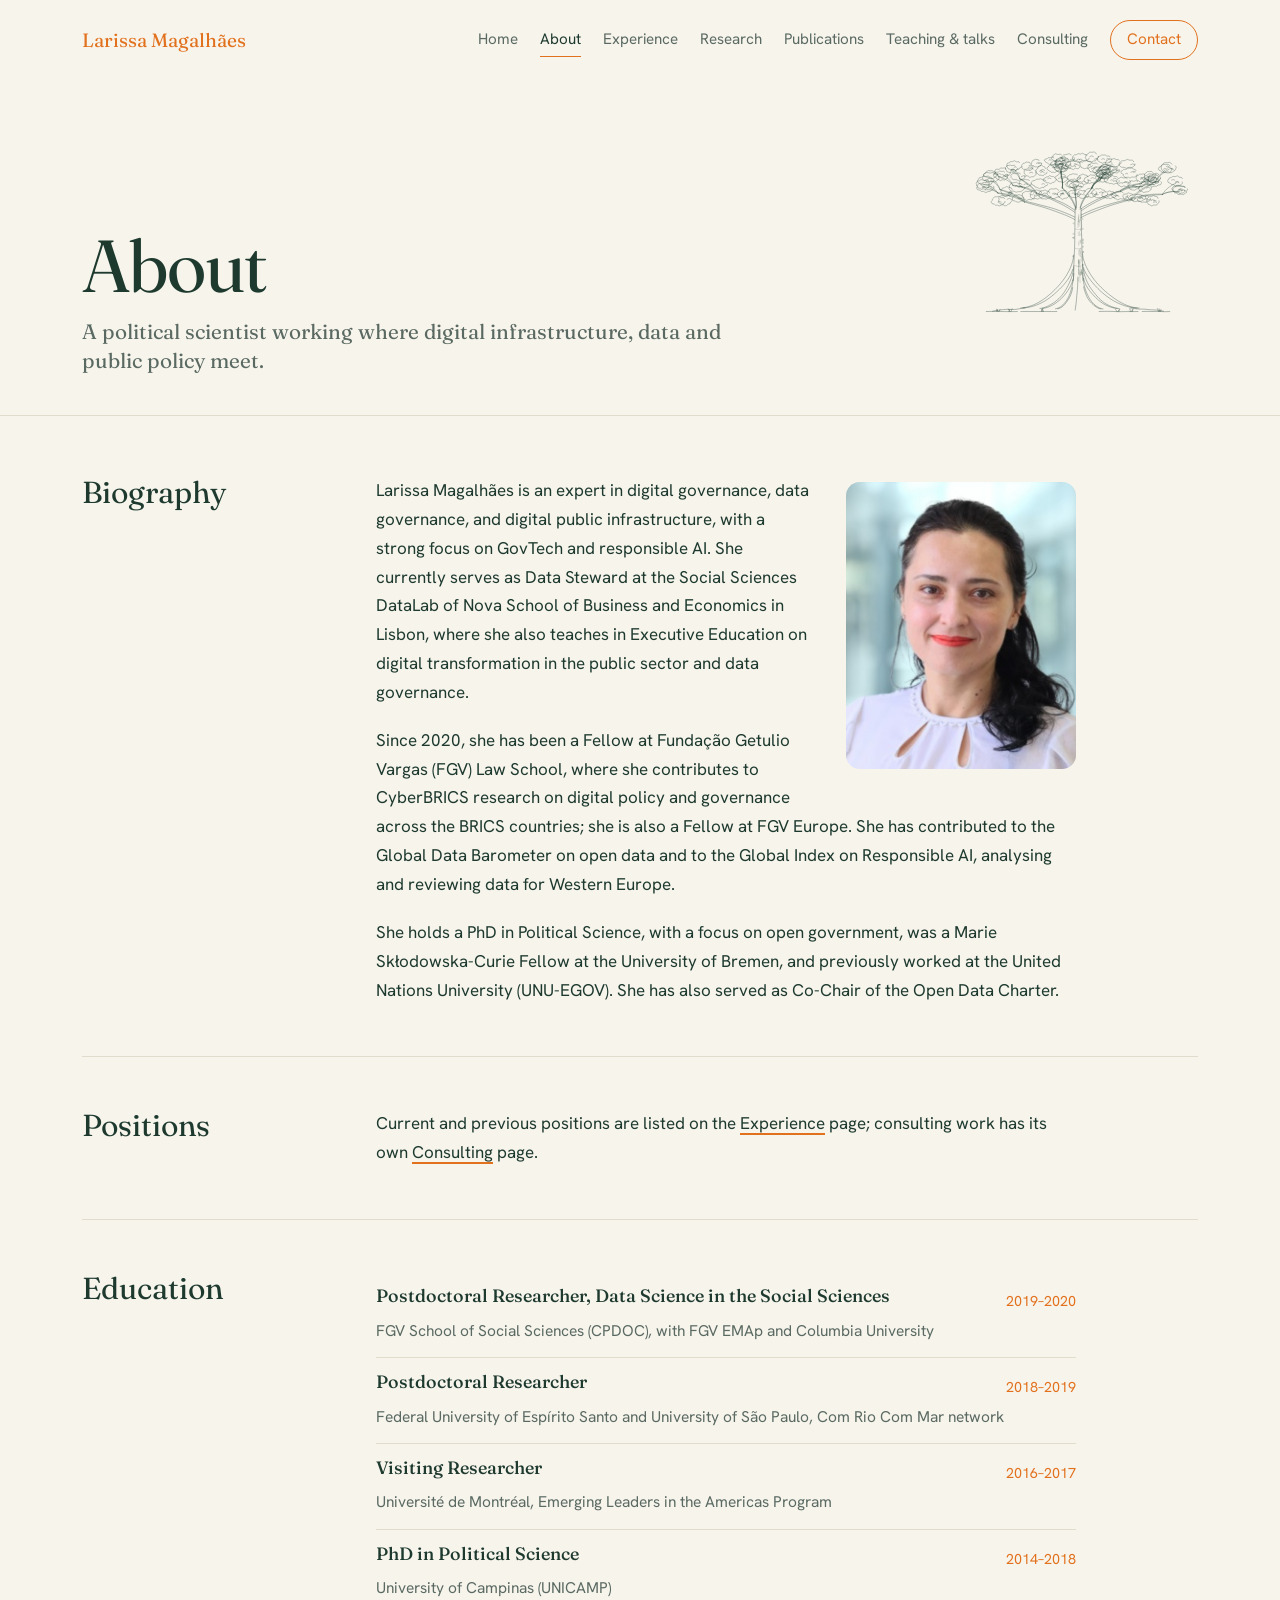
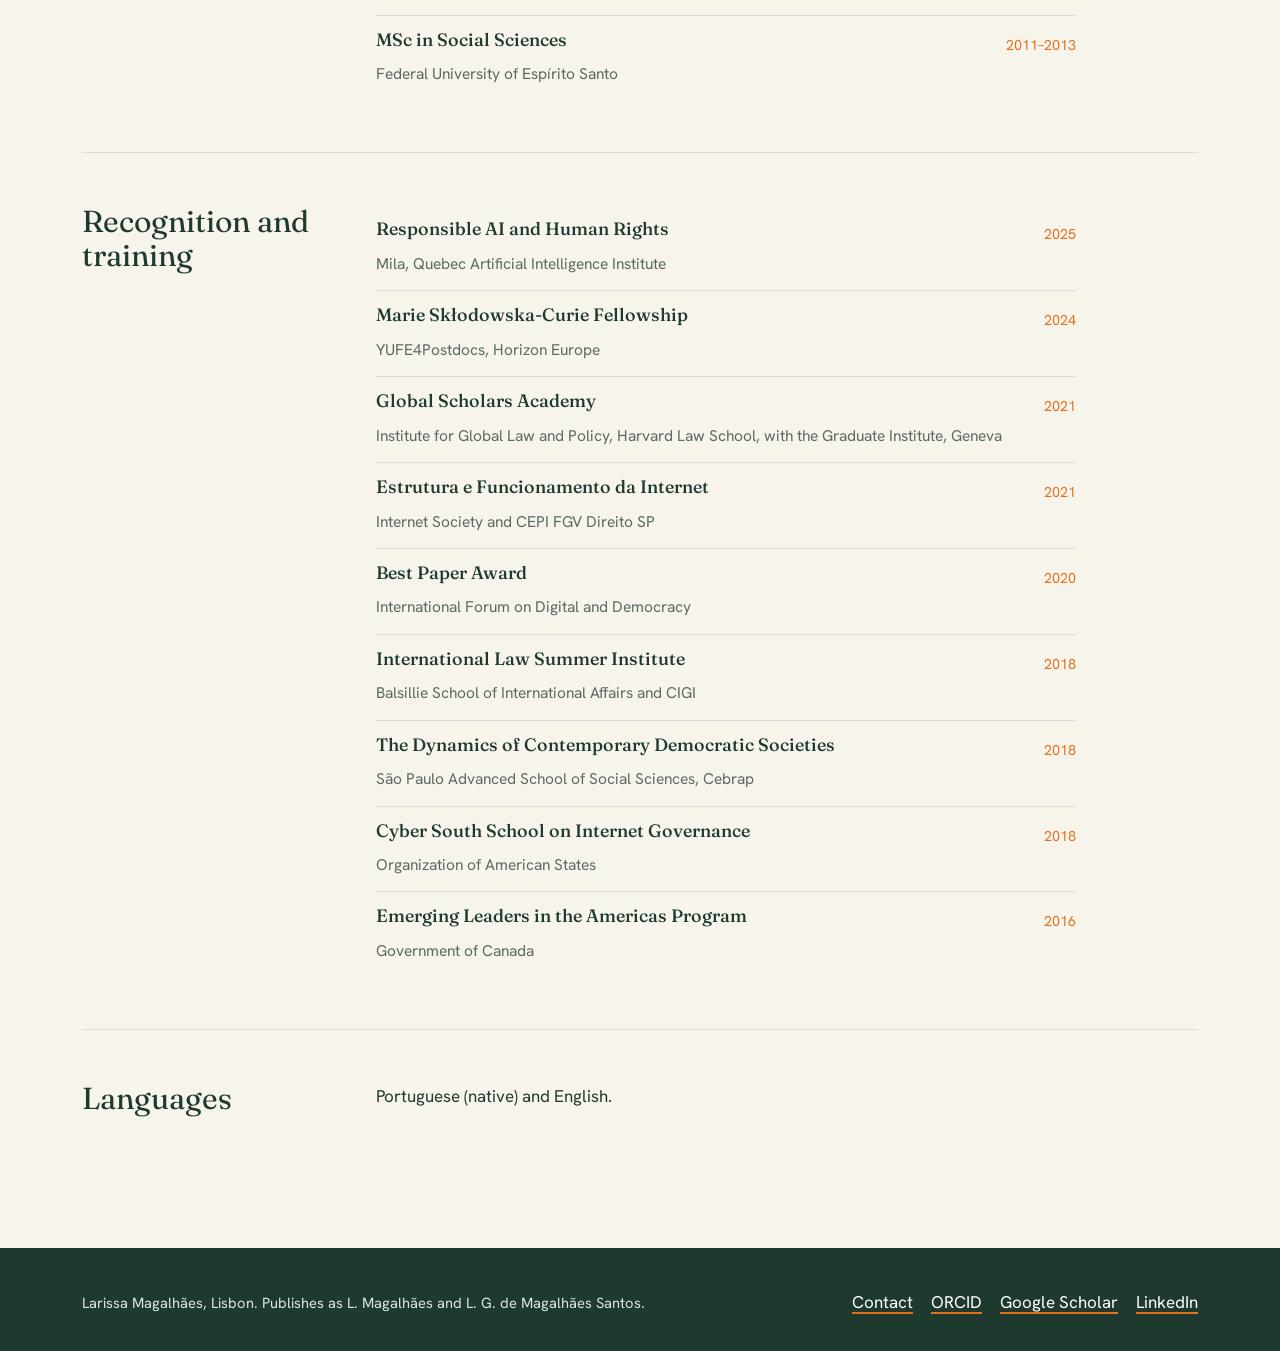
<file: about.html>
<!DOCTYPE html>
<html lang="en">
<head>
<meta charset="utf-8">
<meta name="viewport" content="width=device-width, initial-scale=1">
<title>About | Larissa Magalhães</title>
<meta name="description" content="Biography, career and training of Larissa Magalhães.">
<meta name="author" content="Larissa Magalhães">
<meta property="og:title" content="About | Larissa Magalhães">
<meta property="og:description" content="Biography, career and training of Larissa Magalhães.">
<link rel="preconnect" href="https://fonts.googleapis.com"><link rel="preconnect" href="https://fonts.gstatic.com" crossorigin><link href="https://fonts.googleapis.com/css2?family=Fraunces:ital,opsz,wght@0,9..144,400;0,9..144,600;1,9..144,400&family=Hanken+Grotesk:wght@400;600&display=swap" rel="stylesheet">
<link rel="stylesheet" href="style.css">
</head>
<body class="p-about">
<header class="band">
 <div class="wrap">
  <div class="site-head">
   <a class="brand" href="index.html"><span>Larissa Magalhães</span></a>
   <button class="menu-btn" aria-expanded="false" aria-controls="site-nav">Menu</button>
   <nav class="site-nav" id="site-nav" aria-label="Main"><a href="index.html">Home</a><a href="about.html" aria-current="page">About</a><a href="experience.html">Experience</a><a href="research.html">Research</a><a href="publications.html">Publications</a><a href="teaching.html">Teaching &amp; talks</a><a href="consulting.html">Consulting</a><a href="contact.html" class="cta">Contact</a></nav>
  </div>
  <div class="page-head"><div><h1>About</h1><p>A political scientist working where digital infrastructure, data and public policy meet.</p></div><svg class="mini" viewBox="-40 -60 680 700" aria-hidden="true" fill="none" stroke-linecap="round" stroke-linejoin="round"><g class="part" id="m-roots"><path d="M287.9,300.0 L287.4,304.4 L286.7,308.9 L285.8,313.5 L284.7,318.2 L283.3,322.9 L281.7,327.7 L279.9,332.5 L277.9,337.3 L275.6,342.2 L273.2,347.1 L270.5,351.9 L267.7,356.8 L264.6,361.6 L261.4,366.4 L258.0,371.1 L254.4,375.7 L250.7,380.3 L246.8,384.9 L242.8,389.3 L238.7,393.7 L234.5,398.0 L230.2,402.2 L225.9,406.3 L221.4,410.3 L216.9,414.1 L212.2,417.9 L207.6,421.5 L202.8,424.9 L198.0,428.2 L193.1,431.3 L188.2,434.2 L183.2,436.8 L178.2,439.3 L173.2,441.5 L168.1,443.5 L163.1,445.2 L158.0,446.7 L153.0,447.9 L147.9,448.8 L143.0,449.5 L138.0,450.0"/><path d="M144.0,449.9 L150.1,449.5 L156.1,448.7 L162.1,447.6 L168.1,446.2 L174.1,444.5 L180.0,442.5 L185.8,440.2 L191.6,437.7 L197.4,434.9 L203.0,431.9 L208.5,428.7 L213.8,425.2 L219.1,421.5 L224.1,417.7 L229.0,413.7 L233.8,409.6 L238.4,405.4 L242.9,401.2 L247.3,397.0 L251.5,392.8 L255.5,388.6 L259.4,384.4 L263.0,380.2 L266.3,376.0 L269.4,371.9 L272.3,367.7 L274.8,363.7 L277.0,359.8 L279.0,356.0 L280.7,352.4 L282.1,348.9 L283.3,345.7 L284.2,342.7 L285.0,340.0"/><path d="M288.1,330.0 L287.6,336.2 L286.9,342.3 L285.8,348.3 L284.4,354.2 L282.8,359.9 L280.9,365.6 L278.8,371.1 L276.5,376.6 L274.1,381.9 L271.6,387.0 L268.9,392.1 L266.1,397.1 L263.1,401.9 L260.0,406.6 L256.8,411.1 L253.3,415.4 L249.7,419.4 L245.9,423.2 L242.0,426.7 L237.9,430.0 L233.9,433.1 L229.7,435.9 L225.6,438.6 L221.4,441.0 L217.2,443.3 L213.1,445.3 L208.9,447.0 L204.6,448.6 L200.4,449.8 L196.2,450.7 L192.0,451.2"/><path d="M198.0,451.4 L203.5,450.7 L208.9,449.6 L214.3,447.9 L219.6,445.9 L224.8,443.4 L229.9,440.6 L234.8,437.5 L239.7,434.2 L244.3,430.5 L248.9,426.7 L253.2,422.6 L257.3,418.4 L261.2,414.0 L264.8,409.5 L268.2,405.0 L271.4,400.4 L274.3,395.9 L276.9,391.4 L279.3,386.9 L281.3,382.5 L283.0,378.2 L284.3,374.0 L285.0,370.0"/><path d="M288.0,352.0 L287.5,360.7 L286.6,368.8 L285.5,376.6 L284.1,383.9 L282.6,390.8 L280.9,397.3 L279.2,403.3 L277.3,409.0 L275.2,414.4 L273.0,419.3 L270.6,423.8 L268.0,427.9 L265.3,431.7 L262.6,435.1 L259.8,438.3 L257.1,441.2 L254.2,443.8 L251.3,446.1 L248.3,448.0 L245.2,449.5 L242.1,450.6 L239.0,451.5 L236.0,452.4"/><path d="M242.0,452.4 L246.3,451.3 L250.6,449.5 L254.7,447.1 L258.6,443.9 L262.1,440.2 L265.5,436.0 L268.7,431.5 L271.9,426.8 L275.0,421.7 L277.8,416.3 L280.2,410.6 L282.2,404.6 L283.8,398.4 L285.0,392.0"/><path d="M312.8,296.0 L313.2,300.3 L313.9,304.6 L314.8,309.0 L316.0,313.5 L317.4,318.0 L319.0,322.6 L320.9,327.2 L322.9,331.9 L325.2,336.6 L327.6,341.3 L330.2,346.0 L333.0,350.8 L335.9,355.5 L339.1,360.2 L342.4,364.9 L345.8,369.6 L349.5,374.2 L353.2,378.7 L357.2,383.1 L361.3,387.5 L365.5,391.7 L369.9,395.9 L374.3,400.0 L378.8,403.9 L383.4,407.8 L388.1,411.6 L392.8,415.3 L397.5,418.9 L402.3,422.3 L407.2,425.7 L412.1,428.9 L417.0,431.9 L422.0,434.7 L427.0,437.4 L432.1,439.8 L437.2,442.0 L442.3,443.9 L447.4,445.6 L452.6,447.1 L457.7,448.2 L462.8,449.1 L467.9,449.8 L473.0,450.0"/><path d="M467.0,449.9 L460.8,449.6 L454.7,448.9 L448.6,447.9 L442.5,446.5 L436.5,444.9 L430.5,443.0 L424.5,440.8 L418.6,438.4 L412.8,435.8 L407.1,432.9 L401.4,429.8 L395.9,426.5 L390.5,423.1 L385.2,419.4 L380.0,415.6 L375.1,411.7 L370.2,407.7 L365.5,403.6 L361.0,399.4 L356.7,395.2 L352.6,390.9 L348.6,386.6 L344.8,382.4 L341.2,378.2 L337.8,374.0 L334.6,369.9 L331.7,365.9 L328.9,362.0 L326.3,358.2 L324.0,354.6 L322.0,351.1 L320.2,347.7 L318.7,344.5 L317.4,341.5 L316.5,338.6 L316.0,336.0"/><path d="M313.1,326.0 L313.7,332.0 L314.5,338.0 L315.6,344.0 L316.9,349.8 L318.4,355.6 L320.2,361.3 L322.1,366.9 L324.3,372.4 L326.7,377.8 L329.4,383.0 L332.3,388.1 L335.5,393.0 L338.8,397.7 L342.3,402.3 L345.8,406.7 L349.4,411.1 L353.0,415.3 L356.7,419.4 L360.5,423.3 L364.4,427.1 L368.5,430.6 L372.7,433.9 L376.9,436.9 L381.3,439.5 L385.8,441.9 L390.3,444.1 L394.7,445.9 L399.2,447.6 L403.7,449.0 L408.1,450.2 L412.6,451.1 L417.0,451.5"/><path d="M411.0,451.5 L405.5,450.8 L400.0,449.6 L394.6,448.1 L389.3,446.3 L383.9,444.1 L378.7,441.7 L373.5,438.9 L368.5,435.7 L363.7,432.3 L359.0,428.6 L354.6,424.7 L350.3,420.6 L346.2,416.5 L342.3,412.2 L338.5,407.9 L334.9,403.6 L331.6,399.3 L328.5,394.9 L325.7,390.5 L323.2,386.2 L321.1,381.9 L319.4,377.6 L318.0,373.6 L316.8,369.7 L316.0,366.0"/><path d="M313.1,350.0 L313.6,358.4 L314.4,366.4 L315.4,374.1 L316.6,381.3 L318.1,388.1 L319.9,394.5 L321.9,400.5 L324.1,406.2 L326.4,411.4 L328.9,416.4 L331.3,421.0 L333.9,425.3 L336.6,429.3 L339.3,432.9 L342.2,436.2 L345.2,439.2 L348.3,441.9 L351.5,444.3 L354.6,446.4 L357.9,448.3 L361.1,449.9 L364.4,451.2 L367.7,452.2 L371.0,452.7"/><path d="M365.0,452.7 L360.4,451.6 L355.9,449.7 L351.6,447.2 L347.4,444.2 L343.4,440.8 L339.4,437.1 L335.5,433.1 L331.8,428.7 L328.5,423.9 L325.6,418.6 L323.2,413.1 L321.1,407.5 L319.1,401.8 L317.3,395.9 L316.0,390.0"/><path d="M300.0,362.0 L299.8,368.3 L299.6,374.4 L299.3,380.4 L299.0,386.2 L298.7,391.9 L298.3,397.5 L297.8,402.9 L297.3,408.3 L296.8,413.5 L296.3,418.6 L295.9,423.6 L295.5,428.5 L295.0,433.3 L294.4,438.0 L293.8,442.6 L293.2,447.2 L292.6,451.6 L292.0,456.0"/><path d="M149.9,449.7 L144.9,450.4 L139.9,451.2 L135.0,452.0 L130.0,452.9 L125.0,453.7 L120.0,454.2 L114.9,454.4 L109.8,454.3 L104.7,454.1 L99.6,454.0 L94.5,454.0 L89.4,454.4 L84.2,455.0 L79.1,455.7 L73.9,456.4 L68.6,457.2 L63.3,458.0 L58.0,459.0"/><path d="M450.0,450.1 L455.0,451.0 L460.0,451.8 L465.0,452.4 L470.0,452.8 L475.1,453.0 L480.1,453.1 L485.1,453.2 L490.2,453.5 L495.3,454.0 L500.3,454.6 L505.4,455.0 L510.6,455.3 L515.7,455.4 L520.9,455.7 L526.2,456.2 L531.4,457.0 L536.7,458.0 L542.0,459.0"/><path d="M40.0,460.0 L44.7,459.9 L49.7,459.8 L54.7,459.8 L59.9,459.8 L65.1,459.8 L70.5,459.8 L75.9,459.9 L81.3,459.9 L86.7,460.0 L92.1,460.1 L97.5,460.2 L102.9,460.2 L108.1,460.2 L113.3,460.2 L118.3,460.2 L123.3,460.1 L128.0,460.0"/><path d="M138.0,460.1 L142.7,460.0 L147.5,460.0 L152.4,460.0 L157.4,460.0 L162.5,460.0 L167.7,460.0 L173.0,460.0 L178.3,460.0 L183.6,460.0 L189.0,460.0 L194.4,459.9 L199.7,459.9 L205.0,459.9 L210.3,459.9 L215.5,459.9 L220.6,460.0 L225.6,460.0 L230.5,460.0 L235.3,460.0 L240.0,460.0"/><path d="M360.0,460.1 L364.8,459.9 L369.7,459.7 L374.8,459.6 L379.9,459.5 L385.1,459.5 L390.5,459.5 L395.9,459.7 L401.3,459.9 L406.8,460.1 L412.2,460.3 L417.7,460.3 L423.2,460.4 L428.7,460.3 L434.1,460.2 L439.5,460.1 L444.9,460.1 L450.1,460.1 L455.2,460.1 L460.3,460.2 L465.2,460.1 L470.0,460.0"/><path d="M482.0,460.0 L486.8,459.8 L491.7,459.7 L496.9,459.7 L502.1,459.8 L507.4,459.9 L512.8,459.9 L518.3,459.8 L523.7,459.8 L529.2,459.9 L534.6,460.0 L539.9,460.3 L545.1,460.4 L550.3,460.4 L555.2,460.2 L560.0,460.0"/><path d="M70.0,460 l-0.4,-6.7"/><path d="M73.0,460 l-1.6,-5.8"/><path d="M76.0,460 l3.3,-5.9"/><path d="M104.0,460 l3.0,-6.5"/><path d="M107.0,460 l-4.6,-7.7"/><path d="M110.0,460 l3.5,-8.2"/><path d="M196.0,460 l4.1,-7.3"/><path d="M199.0,460 l-2.7,-6.4"/><path d="M202.0,460 l-2.2,-6.2"/><path d="M410.0,460 l-3.3,-5.6"/><path d="M413.0,460 l3.3,-5.1"/><path d="M416.0,460 l2.3,-6.4"/><path d="M448.0,460 l-0.8,-8.8"/><path d="M451.0,460 l4.0,-6.0"/><path d="M454.0,460 l1.5,-5.4"/><path d="M528.0,460 l-2.1,-8.6"/><path d="M531.0,460 l0.7,-7.1"/><path d="M534.0,460 l1.5,-5.0"/></g><g class="part" id="m-trunk"><path d="M286.9,372.0 L287.1,368.1 L287.3,364.1 L287.5,360.0 L287.7,355.9 L287.8,351.7 L287.9,347.4 L288.1,343.1 L288.2,338.7 L288.2,334.2 L288.3,329.7 L288.4,325.1 L288.6,320.5 L288.7,315.8 L288.9,311.0 L289.1,306.2 L289.3,301.3 L289.6,296.4 L289.8,291.4 L290.0,286.4 L290.2,281.3 L290.4,276.1 L290.6,270.9 L290.7,265.6 L290.8,260.3 L290.8,254.9 L290.9,249.4 L290.9,243.9 L291.0,238.4 L291.0,232.8 L291.1,227.2 L291.2,221.5 L291.3,215.7 L291.3,209.9 L291.4,204.1 L291.5,198.2 L291.6,192.2 L291.7,186.2 L291.8,180.2 L291.8,174.1 L292.0,168.0"/><path d="M314.3,372.0 L314.2,367.9 L314.0,363.8 L313.9,359.6 L313.8,355.4 L313.6,351.2 L313.4,346.9 L313.3,342.5 L313.1,338.1 L312.9,333.7 L312.7,329.2 L312.5,324.6 L312.3,320.0 L312.1,315.3 L312.0,310.6 L311.8,305.9 L311.7,301.1 L311.5,296.2 L311.4,291.3 L311.3,286.3 L311.2,281.2 L311.1,276.2 L311.0,271.0 L310.8,265.8 L310.7,260.5 L310.6,255.2 L310.4,249.8 L310.3,244.4 L310.1,238.9 L309.9,233.3 L309.7,227.7 L309.6,222.0 L309.4,216.3 L309.3,210.5 L309.2,204.6 L309.0,198.7 L309.0,192.7 L308.9,186.6 L308.8,180.5 L308.8,174.3 L309.0,168.0"/><path d="M291.0,192.5 L286.4,190.2 L281.7,188.0 L276.9,185.8 L272.1,183.8 L267.2,181.8 L262.3,179.8 L257.3,177.8 L252.4,175.9 L247.3,174.0 L242.3,172.2 L237.2,170.4 L232.2,168.7 L227.0,167.1 L221.9,165.6 L216.8,164.2 L211.6,162.8 L206.5,161.5 L201.4,160.2 L196.4,158.9 L191.4,157.6 L186.4,156.3 L181.5,155.0 L176.6,153.7 L171.8,152.6 L167.1,151.4 L162.4,150.4 L157.7,149.4 L153.2,148.5 L148.7,147.5"/><path d="M291.0,199.4 L286.4,197.1 L281.8,194.7 L277.1,192.5 L272.3,190.3 L267.4,188.1 L262.4,186.1 L257.5,184.1 L252.4,182.2 L247.4,180.3 L242.3,178.4 L237.2,176.5 L232.1,174.7 L227.0,172.9 L221.9,171.1 L216.8,169.4 L211.7,167.7 L206.6,166.1 L201.5,164.5 L196.4,163.0 L191.4,161.6 L186.4,160.2 L181.4,158.8 L176.5,157.5 L171.7,156.1 L167.0,154.8 L162.3,153.5 L157.7,152.1 L153.1,150.9 L148.7,149.6"/><path d="M309.1,186.6 L313.6,184.3 L318.3,182.0 L323.0,179.8 L327.8,177.6 L332.6,175.5 L337.5,173.4 L342.5,171.4 L347.4,169.4 L352.4,167.5 L357.5,165.7 L362.6,163.9 L367.7,162.3 L372.8,160.6 L377.9,159.1 L383.0,157.6 L388.1,156.1 L393.2,154.7 L398.3,153.3 L403.3,151.9 L408.3,150.6 L413.3,149.3 L418.2,148.0 L423.0,146.8 L427.8,145.6 L432.6,144.5 L437.3,143.4 L441.9,142.3 L446.4,141.3 L450.9,140.3"/><path d="M309.0,193.5 L313.5,191.1 L318.2,188.7 L322.9,186.4 L327.7,184.2 L332.5,182.0 L337.5,179.9 L342.5,178.0 L347.5,176.0 L352.6,174.1 L357.6,172.2 L362.7,170.3 L367.8,168.4 L372.9,166.5 L377.9,164.6 L383.0,162.8 L388.1,161.0 L393.1,159.3 L398.2,157.7 L403.2,156.1 L408.3,154.6 L413.2,153.2 L418.2,151.7 L423.1,150.3 L427.9,148.9 L432.6,147.6 L437.3,146.2 L441.9,144.9 L446.5,143.7 L450.9,142.4"/><path d="M291.0,173.0 L286.7,170.0 L282.3,167.0 L277.8,164.1 L273.3,161.2 L268.6,158.5 L263.9,155.9 L259.0,153.4 L254.1,151.1 L249.1,148.9 L244.2,146.8 L239.2,144.7 L234.2,142.6 L229.3,140.5 L224.5,138.4 L219.6,136.4 L214.7,134.6 L209.9,132.8 L205.1,131.2 L200.4,129.6 L195.8,128.1 L191.2,126.6 L186.8,125.2 L182.5,123.8"/><path d="M291.0,179.1 L286.6,176.0 L282.2,173.0 L277.7,170.1 L273.1,167.2 L268.5,164.4 L263.8,161.7 L258.9,159.0 L254.1,156.4 L249.2,154.0 L244.2,151.5 L239.3,149.1 L234.4,146.8 L229.4,144.5 L224.5,142.3 L219.6,140.1 L214.7,138.1 L209.9,136.1 L205.1,134.3 L200.4,132.4 L195.8,130.7 L191.2,128.9 L186.8,127.2 L182.5,125.6"/><path d="M309.0,169.0 L313.2,165.9 L317.5,163.0 L322.0,160.1 L326.5,157.4 L331.1,154.7 L335.8,152.1 L340.5,149.5 L345.3,147.0 L350.1,144.6 L354.9,142.3 L359.8,140.0 L364.7,137.9 L369.6,135.8 L374.5,133.8 L379.3,131.9 L384.2,130.1 L389.0,128.4 L393.8,126.7 L398.5,125.0 L403.1,123.4 L407.7,121.8 L412.1,120.2 L416.4,118.7 L420.7,117.2"/><path d="M309.0,175.0 L313.2,171.9 L317.5,168.9 L322.0,166.0 L326.5,163.1 L331.1,160.3 L335.8,157.6 L340.5,155.0 L345.3,152.4 L350.1,149.9 L355.0,147.4 L359.9,145.0 L364.8,142.7 L369.7,140.4 L374.6,138.2 L379.4,136.1 L384.3,133.9 L389.1,131.9 L393.8,129.8 L398.5,127.9 L403.1,125.9 L407.6,124.1 L412.0,122.3 L416.4,120.6 L420.7,119.0"/><path d="M294.1,165.5 L291.9,159.6 L289.4,154.0 L286.8,148.6 L284.1,143.5 L281.1,138.6 L277.8,134.1 L274.5,129.9 L271.2,125.8 L268.0,121.9 L264.7,118.3 L261.4,115.0 L258.4,111.8 L255.7,108.7"/><path d="M294.0,170.5 L292.1,164.9 L289.9,159.6 L287.6,154.4 L285.0,149.4 L282.2,144.7 L279.2,140.1 L276.1,135.8 L273.0,131.7 L269.8,127.7 L266.7,123.9 L263.8,120.2 L261.0,116.6 L258.3,113.3 L255.7,110.2"/><path d="M306.1,165.5 L307.8,159.2 L309.9,153.2 L312.2,147.5 L315.0,142.3 L317.9,137.3 L321.0,132.6 L324.1,128.2 L327.3,124.1 L330.5,120.3 L333.6,116.7 L336.3,113.3 L338.8,110.0"/><path d="M306.0,170.5 L307.5,164.6 L309.4,158.9 L311.7,153.6 L314.3,148.4 L317.0,143.5 L319.7,138.8 L322.5,134.2 L325.3,129.9 L328.1,125.8 L331.0,121.9 L333.8,118.3 L336.4,114.8 L338.8,111.5"/><path d="M294.0,166.0 L294.7,158.9 L294.8,152.6 L294.6,147.0 L294.2,142.0 L293.8,137.6 L293.2,133.7 L292.5,130.4 L292.0,127.4"/><path d="M294.0,170.0 L294.7,162.8 L295.0,156.3 L294.8,150.4 L294.0,145.1 L293.2,140.3 L293.0,135.9 L292.6,132.0 L292.0,128.6"/></g><g class="part" id="m-bark"><path d="M305.0,288.7 q-0.7,7.3 0.6,14.5"/><path d="M301.2,194.9 q0.4,6.0 -0.3,12.0"/><path d="M309.7,202.3 q0.2,4.2 0.1,8.5"/><path d="M306.0,258.0 q0.9,5.6 -0.4,11.2"/><path d="M301.9,313.2 q0.3,5.0 -0.2,10.0"/><path d="M308.0,238.8 q-0.1,3.4 0.6,6.7"/><path d="M299.9,365.3 q-0.5,4.1 0.5,8.1"/><path d="M309.6,343.8 q-0.7,4.8 0.4,9.7"/><path d="M306.3,310.9 q0.3,7.9 -0.6,15.9"/><path d="M302.6,332.0 q0.9,6.3 -0.4,12.6"/><path d="M300.3,201.5 q-0.5,5.8 0.1,11.5"/><path d="M301.4,313.5 q-0.5,6.2 -0.0,12.3"/><path d="M309.2,348.4 q-0.2,3.5 -0.3,6.9"/><path d="M308.3,180.7 q-0.5,6.2 0.3,12.4"/><path d="M304.1,282.6 q-0.8,3.0 0.5,6.1"/><path d="M305.5,348.1 q0.2,7.2 -0.4,14.3"/><path d="M302.7,203.7 q0.6,7.5 0.4,15.0"/><path d="M301.5,347.2 q-0.8,4.2 0.3,8.5"/><path d="M303.9,344.4 q-0.7,6.1 0.5,12.2"/><path d="M310.7,340.8 q0.8,7.1 -0.6,14.1"/><path d="M303.0,317.0 q0.6,7.7 0.4,15.3"/><path d="M302.2,330.8 q-0.8,6.9 0.4,13.9"/><path d="M301.7,339.7 q-0.1,7.1 -0.2,14.2"/><path d="M301.7,327.9 q-0.6,3.1 -0.2,6.2"/><path d="M310.6,340.8 q0.3,4.4 -0.1,8.8"/><path d="M305.4,362.5 q-0.8,7.7 0.6,15.4"/><path d="M310.6,213.2 q-0.8,4.3 -0.1,8.7"/><path d="M302.8,315.5 q0.0,6.0 -0.1,12.1"/><path d="M302.1,287.2 q-1.0,6.5 0.5,13.1"/><path d="M307.6,280.2 q0.3,6.7 -0.2,13.4"/><path d="M307.0,193.0 q-0.4,4.7 0.4,9.3"/><path d="M302.6,313.9 q-0.2,4.5 -0.1,9.1"/><path d="M300.5,235.0 q0.9,5.1 0.2,10.2"/><path d="M306.4,347.9 q0.1,4.5 -0.6,9.0"/><path d="M304.2,233.4 q0.3,5.9 -0.0,11.8"/><path d="M301.6,262.2 q0.8,5.4 0.4,10.7"/><path d="M300.0,211.6 q0.3,5.6 -0.2,11.2"/><path d="M308.0,332.2 q-0.6,6.4 -0.4,12.7"/><path d="M301.9,184.5 q0.7,5.4 -0.5,10.8"/><path d="M306.6,257.1 q0.4,4.0 -0.0,7.9"/><path d="M306.9,225.4 q0.5,3.0 0.3,6.1"/><path d="M304.1,199.8 q0.9,3.9 0.0,7.8"/><path d="M302.0,189.3 q-0.1,7.2 0.4,14.5"/><path d="M310.9,304.2 q0.9,6.0 0.5,12.0"/><path d="M307.6,294.0 q0.7,5.5 0.1,11.0"/><path d="M307.9,346.9 q-0.5,5.4 -0.3,10.7"/><path d="M312.5,290.6 l4.5,1.5 l-4.5,1.8"/><path d="M312.5,288.8 l4.5,1.5 l-4.5,1.8"/><path d="M311.8,258.1 l4.5,1.5 l-4.5,1.8"/><path d="M311.2,224.5 l4.5,1.5 l-4.5,1.8"/><path d="M289.1,238.4 l-4.5,1.5 l4.5,1.8"/><path d="M289.4,208.7 l-4.5,1.5 l4.5,1.8"/><path d="M288.9,248.8 l-4.5,1.5 l4.5,1.8"/><path d="M288.2,301.9 l-4.5,1.5 l4.5,1.8"/><path d="M311.8,254.0 l4.5,1.5 l-4.5,1.8"/><path d="M312.2,275.0 l4.5,1.5 l-4.5,1.8"/><path d="M310.6,196.2 l4.5,1.5 l-4.5,1.8"/><path d="M288.9,249.9 l-4.5,1.5 l4.5,1.8"/><path d="M313.2,326.5 l4.5,1.5 l-4.5,1.8"/><path d="M312.0,264.2 l4.5,1.5 l-4.5,1.8"/><path d="M292.0,226.0 L294.7,226.8 L297.5,227.3 L300.5,227.4 L303.5,227.5 L306.4,226.9 L309.0,226.0"/><path d="M292.0,280.9 L294.6,281.9 L297.5,282.2 L300.5,282.4 L303.5,282.5 L306.4,281.8 L309.0,281.0"/><path d="M292.0,330.0 L294.6,330.9 L297.5,331.3 L300.5,331.5 L303.5,331.3 L306.4,330.9 L309.0,330.0"/></g><g class="part" id="m-crown"><path d="M148.7,146.7 L143.9,143.9 L139.0,141.2 L134.0,138.8 L128.9,136.7 L123.6,134.9 L118.3,133.2 L113.1,131.6 L107.9,129.9 L102.7,128.5 L97.5,127.3 L92.4,126.4 L87.3,125.6 L82.4,124.9 L77.6,124.1 L73.0,123.6"/><path d="M148.7,150.5 L143.9,147.7 L139.0,145.1 L134.0,142.5 L128.9,140.2 L123.7,138.1 L118.4,136.4 L113.0,134.8 L107.8,133.2 L102.6,131.5 L97.4,129.9 L92.3,128.6 L87.3,127.5 L82.4,126.5 L77.6,125.6 L73.0,124.7"/><path d="M72.9,124.2 L68.6,121.0 L64.0,118.6 L59.3,117.0 L54.7,115.7 L50.0,114.9 L45.5,114.7 L41.0,115.0 L36.9,115.3"/><path d="M72.9,124.2 L68.5,120.2 L63.7,116.8 L58.8,114.0 L53.8,111.6 L48.7,109.7 L43.6,108.3 L38.7,107.1 L34.0,106.0 L29.5,105.4"/><path d="M72.9,124.2 L69.0,119.0 L64.9,114.5 L60.5,110.5 L55.9,107.2 L51.1,104.5 L46.4,102.5 L41.9,100.8 L37.9,99.1"/><path d="M148.6,146.7 L144.4,143.3 L140.1,140.0 L135.6,136.9 L131.0,134.1 L126.2,131.5 L121.4,129.1 L116.5,126.8 L111.7,124.7 L106.9,122.7 L102.0,120.9 L97.3,119.4 L92.6,118.0 L88.0,116.7 L83.6,115.4 L79.3,114.2"/><path d="M148.7,150.5 L144.4,147.1 L140.0,143.9 L135.5,140.7 L131.0,137.6 L126.3,134.7 L121.5,132.1 L116.6,129.8 L111.6,127.7 L106.7,125.7 L101.9,123.6 L97.2,121.6 L92.6,119.7 L88.1,118.1 L83.6,116.6 L79.3,115.4"/><path d="M79.3,114.8 L76.6,108.4 L73.6,102.7 L70.4,97.4 L67.0,92.8 L63.2,88.9 L59.4,85.6 L55.9,82.7 L52.8,80.0"/><path d="M79.3,114.8 L76.6,109.4 L73.4,104.9 L69.9,101.1 L66.4,97.6 L62.9,94.6 L59.3,92.2 L55.9,90.3 L52.8,88.7"/><path d="M450.9,139.5 L456.0,137.7 L461.3,136.1 L466.5,134.7 L471.9,133.5 L477.2,132.3 L482.6,131.3 L488.0,130.4 L493.3,129.6 L498.7,129.0 L504.0,128.4 L509.3,128.0 L514.5,127.7 L519.7,127.4 L524.8,127.3 L529.8,127.3 L534.6,127.3 L539.4,127.4"/><path d="M450.9,143.2 L456.0,141.4 L461.2,139.7 L466.5,138.2 L471.8,136.9 L477.2,135.8 L482.6,134.7 L488.0,133.7 L493.3,132.7 L498.7,131.8 L504.0,131.0 L509.3,130.3 L514.5,129.9 L519.7,129.5 L524.8,129.2 L529.8,129.0 L534.6,128.8 L539.4,128.6"/><path d="M539.4,128.0 L544.8,125.5 L550.4,123.6 L556.0,122.0 L561.6,120.7 L567.2,119.8 L572.8,119.6 L578.2,119.8 L583.5,120.2 L588.5,120.6"/><path d="M539.4,128.0 L543.0,122.6 L546.9,117.8 L551.1,113.4 L555.5,109.5 L560.0,106.2 L564.5,103.2 L568.9,100.6 L573.2,98.4 L577.2,96.4"/><path d="M539.3,127.9 L544.4,125.4 L549.7,123.5 L555.0,122.2 L560.3,121.3 L565.6,120.5 L570.8,120.0 L575.9,120.0 L580.8,120.5 L585.6,121.0"/><path d="M450.9,139.5 L454.7,135.3 L458.6,131.2 L462.7,127.3 L466.9,123.6 L471.2,119.9 L475.6,116.5 L480.2,113.3 L484.9,110.4 L489.6,107.7 L494.2,105.1 L498.8,102.6 L503.3,100.1 L507.7,97.7 L512.0,95.4 L516.1,93.3 L520.1,91.4"/><path d="M450.9,143.3 L454.4,139.3 L458.2,135.5 L462.0,131.8 L466.0,128.2 L470.1,124.7 L474.2,121.3 L478.5,118.1 L482.8,115.0 L487.1,112.0 L491.5,109.3 L495.8,106.6 L500.1,104.0 L504.4,101.5 L508.5,99.1 L512.5,96.8 L516.3,94.5 L520.1,92.5"/><path d="M520.1,91.9 L523.2,86.7 L526.6,81.9 L530.4,77.5 L534.4,73.6 L538.5,70.1 L542.6,67.0 L546.7,64.1 L550.6,61.4 L554.4,59.0 L557.9,57.0"/><path d="M520.1,92.0 L522.8,85.8 L525.9,80.3 L529.4,75.5 L533.1,71.3 L536.9,67.8 L540.6,64.6 L544.1,61.7 L547.4,59.4"/><path d="M182.5,123.1 L179.2,118.2 L175.6,113.7 L171.9,109.4 L168.0,105.4 L163.9,101.8 L159.6,98.6 L155.3,95.6 L151.1,92.7 L146.9,90.0 L142.9,87.7 L139.0,85.6 L135.3,83.5"/><path d="M182.5,126.4 L179.2,121.5 L175.6,116.9 L171.8,112.5 L167.9,108.5 L163.7,104.7 L159.5,101.1 L155.3,97.8 L151.1,94.7 L147.0,91.8 L142.9,89.2 L139.0,86.8 L135.3,84.5"/><path d="M135.4,84.0 L133.7,78.5 L132.0,73.7 L129.7,69.5 L127.1,66.2 L124.9,62.9 L122.7,60.2 L120.2,58.2 L118.2,56.5"/><path d="M135.3,84.0 L132.7,79.1 L129.9,74.7 L127.0,71.0 L123.8,67.7 L120.5,65.2 L117.1,63.2 L114.0,61.6 L111.2,60.2"/><path d="M182.5,123.1 L177.5,120.2 L172.5,117.5 L167.4,114.9 L162.2,112.5 L156.9,110.4 L151.6,108.6 L146.1,107.2 L140.8,106.1 L135.5,105.1 L130.3,104.2 L125.2,103.4 L120.3,102.6 L115.6,101.9"/><path d="M182.5,126.4 L178.0,123.5 L173.3,121.0 L168.5,118.5 L163.7,116.2 L158.8,114.1 L153.8,112.2 L148.8,110.6 L143.8,109.2 L138.9,107.8 L134.0,106.6 L129.2,105.5 L124.5,104.5 L120.0,103.7 L115.6,102.9"/><path d="M115.6,102.4 L111.9,97.7 L107.8,93.8 L103.3,90.7 L99.0,87.8 L94.8,85.2 L90.4,83.5 L86.1,82.3 L82.2,81.2"/><path d="M115.4,102.5 L112.4,96.6 L109.1,91.2 L105.3,86.6 L101.4,82.5 L97.4,79.1 L93.3,76.2 L89.6,73.6 L86.1,71.4"/><path d="M420.7,116.5 L425.6,114.1 L430.7,112.0 L435.8,110.3 L441.1,109.0 L446.3,107.9 L451.5,106.8 L456.7,106.1 L461.9,105.9 L467.0,105.9 L471.9,105.8 L476.7,105.6 L481.4,105.8"/><path d="M420.7,119.7 L425.7,117.4 L430.7,115.4 L435.8,113.4 L441.0,111.6 L446.2,110.3 L451.5,109.5 L456.8,108.9 L461.9,108.2 L467.0,107.5 L471.9,107.0 L476.7,106.8 L481.4,106.8"/><path d="M481.4,106.3 L485.0,102.3 L488.8,99.0 L492.7,96.1 L496.7,93.8 L500.8,92.3 L504.8,91.1 L508.6,90.2 L512.3,89.7"/><path d="M481.4,106.3 L485.6,103.6 L490.1,101.8 L494.5,100.3 L498.9,99.3 L503.4,99.2 L507.7,99.6 L511.9,99.9 L515.9,100.5"/><path d="M420.6,116.4 L425.3,113.4 L430.1,110.6 L435.0,108.1 L439.9,105.7 L444.9,103.8 L450.0,102.2 L455.2,101.0 L460.2,99.8 L465.1,98.8 L469.9,97.9 L474.6,97.4 L479.1,96.8"/><path d="M420.7,119.8 L425.3,116.6 L429.9,113.5 L434.8,110.9 L440.0,108.8 L445.1,107.0 L450.1,105.0 L455.1,103.0 L460.1,101.5 L465.1,100.5 L470.0,99.7 L474.6,98.7 L479.1,97.8"/><path d="M479.1,97.3 L483.5,94.1 L488.3,91.8 L493.1,90.2 L497.9,88.8 L502.6,87.9 L507.3,87.8 L511.8,88.1 L516.1,88.3"/><path d="M479.1,97.3 L482.7,94.9 L486.4,93.3 L490.1,92.1 L493.8,91.4 L497.4,91.2 L501.0,91.5 L504.5,92.1 L507.8,93.0"/><path d="M479.1,97.3 L481.7,93.1 L484.6,89.8 L487.9,87.2 L491.0,84.9 L494.0,82.9 L497.2,81.7 L500.2,80.8 L503.0,80.3"/><path d="M255.7,108.0 L256.3,100.6 L256.3,93.8 L255.8,87.8 L255.2,82.4 L254.4,77.6 L253.4,73.3 L252.6,69.5 L252.1,66.1"/><path d="M255.6,110.8 L256.1,103.3 L256.2,96.4 L256.2,90.1 L255.7,84.4 L254.4,79.4 L253.2,74.8 L252.6,70.7 L252.1,67.0"/><path d="M252.2,66.5 L252.2,62.0 L252.3,58.2 L252.8,55.0 L253.5,52.4 L254.2,50.3 L254.8,48.6 L255.6,47.4 L256.1,46.5"/><path d="M252.0,66.5 L252.2,61.5 L252.9,57.2 L253.6,53.5 L254.3,50.3 L255.2,47.7 L256.4,45.6 L257.4,43.9 L258.1,42.5"/><path d="M252.1,66.5 L251.2,62.0 L249.9,58.2 L248.5,54.9 L247.0,52.3 L245.4,50.1 L243.8,48.5 L242.2,47.2 L240.9,46.3"/><path d="M255.6,108.0 L256.0,102.0 L256.0,96.6 L255.8,92.0 L255.2,87.9 L254.3,84.5 L253.5,81.6 L252.8,79.0 L252.4,76.9"/><path d="M255.6,110.8 L256.1,104.7 L256.2,99.2 L255.5,94.4 L254.8,90.1 L254.4,86.3 L253.8,82.9 L252.9,80.2 L252.4,77.7"/><path d="M252.5,77.3 L252.5,73.3 L252.3,70.0 L251.9,67.4 L251.5,65.3 L251.1,63.7 L250.8,62.5 L250.5,61.6 L250.1,61.2"/><path d="M252.3,77.3 L252.1,73.5 L252.2,70.3 L252.2,67.8 L252.0,65.8 L252.2,64.4 L252.5,63.4 L252.7,62.8 L252.8,62.5"/><path d="M338.8,109.4 L341.3,104.5 L344.1,100.5 L347.2,97.1 L350.3,94.3 L353.4,91.9 L356.6,90.1 L359.7,88.8 L362.5,87.7"/><path d="M338.8,112.1 L341.3,107.3 L344.1,103.0 L347.0,99.3 L350.2,96.3 L353.5,93.8 L356.7,91.7 L359.6,89.8 L362.5,88.5"/><path d="M362.5,88.2 L363.6,84.8 L364.8,82.1 L366.2,80.0 L367.8,78.7 L369.4,77.9 L370.8,77.3 L372.2,77.0 L373.6,77.2"/><path d="M362.4,88.1 L363.3,84.2 L364.6,81.0 L365.9,78.5 L367.2,76.4 L368.4,74.7 L369.8,73.5 L371.1,72.8 L372.4,72.5"/><path d="M362.5,88.2 L363.8,85.1 L365.2,82.6 L366.9,80.9 L368.7,79.8 L370.3,79.1 L371.9,78.6 L373.5,78.7 L374.9,79.1"/><path d="M338.8,109.4 L340.8,103.9 L343.2,99.1 L345.8,95.0 L348.6,91.4 L351.4,88.4 L354.3,85.9 L357.1,83.9 L359.6,82.3"/><path d="M338.9,112.1 L340.7,106.5 L343.1,101.6 L345.8,97.3 L348.6,93.5 L351.6,90.4 L354.5,87.7 L357.1,85.1 L359.6,83.2"/><path d="M359.5,82.7 L360.9,78.9 L362.6,75.8 L364.4,73.3 L366.3,71.4 L368.3,70.1 L370.2,69.0 L371.9,68.3 L373.6,68.0"/><path d="M359.5,82.8 L359.5,78.7 L359.9,75.4 L360.3,72.7 L360.7,70.5 L361.2,68.9 L361.7,67.6 L362.2,66.8 L362.6,66.3"/><path d="M338.8,109.4 L341.6,103.6 L345.0,98.7 L348.7,94.5 L352.4,90.7 L356.2,87.5 L360.1,84.9 L363.7,82.7 L367.1,80.9"/><path d="M338.9,112.2 L341.8,106.4 L344.8,101.1 L348.5,96.6 L352.4,92.8 L356.2,89.3 L360.1,86.5 L363.8,84.0 L367.1,81.7"/><path d="M367.1,81.3 L368.3,76.9 L370.0,73.2 L371.9,70.2 L373.7,67.6 L375.6,65.5 L377.6,64.0 L379.4,62.9 L381.1,62.1"/><path d="M367.1,81.4 L369.3,77.9 L371.6,75.0 L374.2,72.8 L376.9,71.3 L379.6,70.3 L382.1,69.6 L384.6,69.2 L387.0,69.2"/><path d="M292.1,128.0 L292.2,123.2 L291.7,119.1 L291.1,115.6 L290.6,112.7 L289.9,110.3 L289.1,108.3 L288.7,106.7 L288.0,105.6"/><path d="M292.1,128.0 L292.1,123.4 L292.4,119.4 L293.0,116.2 L293.6,113.4 L294.1,111.1 L294.9,109.3 L295.6,108.0 L296.3,107.0"/><path d="M292.0,128.0 L291.4,123.5 L290.8,119.7 L289.8,116.4 L288.3,114.0 L287.1,111.9 L286.0,110.1 L284.9,108.9 L283.9,108.0"/><path d="M49.8,98.5 Q48.1,92.2 39.9,94.8 Q33.0,91.6 28.1,96.6 Q18.8,95.4 17.9,99.8 Q13.0,101.9 15.5,105.8 Q11.0,109.1 13.5,111.9 Q12.9,115.8 22.6,116.1 Q24.0,121.6 32.3,119.6 Q39.6,126.5 45.0,120.1 Q53.5,121.0 54.2,115.6 Q60.8,113.8 61.0,110.4 Q63.8,107.1 60.1,104.0"/><path d="M44.5,107.6 q5.5,-4.9 10.9,0"/><path d="M29.7,109.4 q5.1,-4.6 10.2,0"/><path d="M28.2,108.1 q4.3,-3.8 8.5,0"/><path d="M41.9,91.2 Q39.1,86.2 31.8,88.2 Q24.5,82.6 20.6,89.5 Q13.4,89.7 12.8,94.5 Q10.1,97.2 13.1,101.1 Q11.0,104.5 15.2,106.7 Q15.2,111.1 21.9,110.8 Q25.3,116.2 31.3,112.2 Q39.2,116.0 41.4,110.8 Q47.9,109.8 47.1,105.3 Q49.5,102.2 46.9,98.9"/><path d="M24.5,100.4 q5.8,-5.2 11.6,0"/><path d="M50.4,79.1 Q47.0,73.5 38.1,77.5 Q29.9,73.9 26.5,79.5 Q17.7,80.0 18.4,84.9 Q13.9,88.5 15.5,92.3 Q15.9,96.6 23.2,98.6 Q24.5,104.9 35.2,100.3 Q42.6,104.5 47.3,100.1 Q56.8,100.6 56.1,95.0 Q62.6,92.0 60.6,87.9"/><path d="M37.4,87.6 q4.6,-4.2 9.2,0"/><path d="M48.7,92.4 q3.4,-3.1 6.8,0"/><path d="M40.8,91.3 q3.7,-3.4 7.5,0"/><path d="M65.6,66.2 Q65.7,62.5 60.0,62.8 Q56.9,58.7 51.5,61.5 Q45.0,58.9 42.5,62.7 Q38.6,64.0 38.6,67.3 Q31.9,69.1 32.9,71.8 Q31.3,75.0 35.9,77.2 Q37.2,80.0 45.2,79.1 Q47.6,84.4 53.2,81.5 Q60.5,85.8 62.7,80.6 Q67.5,79.5 68.0,76.1 Q72.8,74.2 71.1,71.3"/><path d="M61.0,69.7 q5.8,-5.2 11.5,0"/><path d="M63.4,71.4 q4.5,-4.0 9.0,0"/><path d="M64.4,68.1 Q59.9,63.1 50.9,67.8 Q39.8,63.9 36.1,68.4 Q31.0,71.4 32.5,76.6 Q27.4,81.2 30.3,85.0 Q31.6,90.1 42.5,90.0 Q47.9,95.8 56.3,91.1 Q68.7,95.4 70.5,88.5 Q78.9,86.0 76.6,80.6 Q78.7,76.2 71.7,72.8"/><path d="M44.1,83.7 q5.7,-5.1 11.4,0"/><path d="M604.0,107.1 Q601.2,103.5 592.4,105.5 Q586.1,100.3 581.6,106.1 Q572.6,104.8 572.2,109.2 Q568.2,111.6 568.9,114.9 Q567.8,118.1 571.4,120.6 Q572.1,124.5 579.6,124.6 Q583.6,130.9 590.8,127.3 Q600.8,131.0 603.3,125.2 Q609.5,123.6 607.5,118.8 Q612.4,115.7 610.2,112.5"/><path d="M593.4,117.8 q5.8,-5.2 11.6,0"/><path d="M585.1,114.0 q5.9,-5.3 11.7,0"/><path d="M596.1,83.1 Q595.4,78.8 586.7,79.3 Q583.0,72.8 575.4,77.7 Q567.7,75.4 564.6,80.1 Q556.7,80.7 556.9,84.9 Q553.2,87.9 554.5,91.3 Q553.9,94.9 561.4,96.6 Q562.2,101.0 570.0,100.1 Q575.0,106.8 581.4,102.3 Q590.3,104.4 593.1,99.6 Q597.2,97.3 595.6,92.9"/><path d="M575.6,92.7 q5.2,-4.6 10.3,0"/><path d="M576.9,94.8 q4.3,-3.9 8.7,0"/><path d="M565.3,87.4 q4.2,-3.8 8.5,0"/><path d="M603.6,109.0 Q604.3,105.2 596.3,105.5 Q593.4,102.2 586.6,104.8 Q579.8,100.6 576.6,104.7 Q568.9,104.1 569.0,108.2 Q564.7,110.0 566.2,113.0 Q564.8,115.3 570.2,117.2 Q569.5,120.2 574.2,121.1 Q575.8,124.6 582.8,122.3 Q589.2,129.1 592.8,124.2 Q600.4,125.1 601.5,121.1 Q604.6,119.3 602.0,115.9"/><path d="M582.7,116.4 q5.0,-4.5 10.0,0"/><path d="M586.5,116.2 q4.0,-3.6 8.1,0"/><path d="M566.4,41.9 Q560.4,34.4 552.8,38.2 Q541.8,36.5 540.1,43.6 Q534.3,47.3 536.0,52.4 Q534.6,57.8 540.9,61.2 Q542.5,68.7 555.4,63.8 Q565.5,70.5 569.7,62.7 Q576.8,60.6 577.1,55.3 Q580.9,51.1 576.2,47.1"/><path d="M564.6,56.8 q3.0,-2.7 6.1,0"/><path d="M550.6,49.0 q3.1,-2.8 6.2,0"/><path d="M560.4,55.0 q3.1,-2.8 6.3,0"/><path d="M560.9,48.8 Q558.8,41.0 548.2,43.8 Q538.0,40.2 535.4,48.6 Q527.4,51.0 527.8,55.2 Q527.2,59.6 534.8,62.2 Q538.8,69.0 548.6,66.3 Q561.3,70.0 563.2,62.2 Q568.0,58.7 565.9,54.1"/><path d="M542.0,56.6 q4.8,-4.3 9.6,0"/><path d="M553.0,53.4 q5.0,-4.5 10.1,0"/><path d="M135.1,38.2 Q134.5,33.5 124.9,36.0 Q120.3,29.4 114.2,35.3 Q107.1,33.6 105.8,38.7 Q98.3,38.9 99.2,42.4 Q96.6,44.6 98.9,47.3 Q97.7,50.1 100.4,52.2 Q100.5,55.8 106.0,56.7 Q108.9,60.7 116.5,57.7 Q123.8,63.0 127.4,57.8 Q134.3,58.2 133.8,53.4 Q141.3,52.3 140.3,49.2"/><path d="M119.1,50.9 q3.2,-2.8 6.3,0"/><path d="M122.5,47.3 Q121.2,42.7 113.1,46.9 Q107.6,43.2 104.0,46.2 Q96.4,45.2 96.8,49.8 Q93.0,51.8 94.5,55.0 Q93.4,57.7 96.8,60.0 Q96.4,64.0 102.0,64.5 Q105.1,67.9 111.5,64.5 Q119.0,69.4 121.1,64.5 Q125.1,63.2 124.0,59.1 Q130.6,57.1 129.5,54.5"/><path d="M110.5,57.6 q3.9,-3.5 7.9,0"/><path d="M108.4,59.4 q4.4,-4.0 8.8,0"/><path d="M92.8,65.4 Q90.0,60.8 83.3,63.0 Q77.0,59.6 73.8,65.2 Q64.5,64.4 63.1,68.0 Q58.5,71.1 61.1,75.2 Q59.6,78.9 68.2,80.6 Q68.6,85.5 74.6,85.9 Q79.1,92.3 85.7,86.7 Q94.2,89.4 96.3,84.0 Q102.0,82.3 100.2,77.6 Q103.3,74.5 99.6,71.3"/><path d="M74.2,78.6 q3.5,-3.2 7.0,0"/><path d="M87.5,75.6 q5.8,-5.2 11.5,0"/><path d="M96.7,56.1 Q92.9,51.2 85.9,53.7 Q79.2,50.8 76.6,57.5 Q65.3,55.2 65.5,59.5 Q62.3,61.8 66.1,65.6 Q64.2,68.3 67.5,70.6 Q67.8,73.6 72.4,75.0 Q73.4,80.2 80.3,79.0 Q85.4,83.0 90.8,77.2 Q97.6,78.5 99.8,75.1 Q106.5,74.3 105.8,70.9 Q110.1,68.4 108.6,65.5"/><path d="M72.6,71.2 q5.0,-4.5 10.0,0"/><path d="M94.6,72.1 q3.3,-3.0 6.6,0"/><path d="M528.9,72.6 Q526.3,64.8 511.4,70.6 Q498.5,67.5 495.6,73.7 Q485.3,76.7 487.4,81.4 Q488.5,85.6 499.5,87.6 Q503.1,98.9 515.7,92.1 Q529.6,94.5 530.7,86.5 Q535.0,82.9 533.4,78.6"/><path d="M508.9,81.9 q3.2,-2.9 6.3,0"/><path d="M498.5,78.7 q4.5,-4.0 9.0,0"/><path d="M529.4,85.1 Q526.9,80.1 518.7,82.5 Q511.5,77.7 507.2,83.6 Q498.6,83.0 498.4,87.7 Q496.1,90.4 498.5,93.9 Q494.9,97.6 498.1,100.1 Q499.6,103.7 507.0,103.9 Q511.0,108.3 517.7,104.6 Q524.2,106.2 526.6,101.8 Q536.0,101.9 535.5,98.1 Q538.8,95.1 535.1,91.8"/><path d="M511.3,95.7 q4.7,-4.2 9.4,0"/><path d="M526.7,76.2 Q525.1,71.0 518.4,73.1 Q512.0,68.6 508.3,73.9 Q500.4,73.0 500.8,77.9 Q498.4,80.2 500.6,83.5 Q497.4,86.7 499.8,89.1 Q499.7,93.0 508.0,92.3 Q510.8,96.3 516.8,92.8 Q522.8,95.2 525.2,91.6 Q530.6,90.9 530.2,87.5 Q534.9,85.2 534.0,82.5"/><path d="M520.0,86.2 q3.3,-2.9 6.5,0"/><path d="M522.8,82.9 Q521.7,79.7 515.6,79.6 Q511.8,74.6 505.5,78.6 Q496.3,74.9 494.3,79.5 Q489.4,80.9 490.2,84.6 Q486.6,86.7 487.2,89.2 Q486.8,92.0 490.9,93.9 Q491.3,97.3 499.5,96.5 Q502.7,103.0 509.3,99.8 Q517.4,103.1 519.3,96.8 Q528.7,97.2 528.2,93.4 Q529.4,91.0 526.9,88.1"/><path d="M504.9,86.0 q5.7,-5.1 11.4,0"/><path d="M518.4,93.4 q4.7,-4.2 9.4,0"/><path d="M512.4,66.2 Q509.5,59.9 502.4,63.7 Q495.5,61.3 493.1,67.2 Q486.9,69.2 488.5,74.2 Q485.9,78.9 490.7,82.1 Q492.5,87.3 499.3,86.8 Q505.7,91.1 510.8,87.4 Q517.6,86.4 517.3,80.0 Q524.0,75.6 520.2,71.0"/><path d="M509.0,74.9 q4.0,-3.6 8.0,0"/><path d="M509.2,80.3 q5.9,-5.3 11.8,0"/><path d="M274.7,32.0 Q272.6,26.3 261.1,28.2 Q253.0,23.3 247.1,30.0 Q236.0,29.6 236.4,34.9 Q232.6,38.6 235.6,42.6 Q233.6,48.3 242.2,49.9 Q246.8,56.3 257.5,52.0 Q271.4,58.1 273.2,49.5 Q280.5,46.7 279.9,41.5"/><path d="M243.3,43.1 q5.8,-5.2 11.7,0"/><path d="M248.2,43.8 q5.5,-4.9 11.0,0"/><path d="M244.4,44.2 q5.4,-4.8 10.8,0"/><path d="M274.4,29.6 Q273.0,25.7 266.2,25.6 Q262.6,18.5 255.8,23.6 Q247.6,20.4 245.7,26.3 Q237.9,27.2 238.9,31.7 Q234.7,35.1 237.5,38.6 Q235.8,43.3 243.4,44.8 Q245.8,49.4 253.8,48.0 Q260.6,53.4 266.1,48.7 Q275.5,50.0 276.1,44.0 Q280.0,41.1 278.2,36.8"/><path d="M246.7,41.8 q5.0,-4.5 10.1,0"/><path d="M255.6,39.5 q5.9,-5.3 11.8,0"/><path d="M256.4,32.0 q3.8,-3.4 7.6,0"/><path d="M251.7,34.1 Q250.3,29.9 243.0,33.5 Q237.9,29.3 234.8,33.6 Q228.6,32.9 227.7,36.1 Q222.6,37.5 222.9,40.2 Q220.4,42.7 223.3,45.1 Q223.3,47.8 229.9,48.3 Q230.6,52.6 235.6,52.5 Q240.0,55.4 244.9,51.3 Q251.1,52.9 251.9,48.8 Q259.1,48.4 259.2,45.7 Q259.8,43.4 256.1,40.8"/><path d="M247.5,40.2 q5.5,-5.0 11.1,0"/><path d="M264.6,42.3 Q259.6,36.3 247.4,41.9 Q235.9,39.6 234.8,46.0 Q229.7,49.4 231.8,53.5 Q232.0,58.3 239.0,60.7 Q245.4,70.2 256.0,63.1 Q265.5,62.6 266.8,56.3 Q272.0,52.5 269.1,48.4"/><path d="M237.7,50.2 q3.8,-3.5 7.7,0"/><path d="M255.2,55.2 q4.7,-4.3 9.5,0"/><path d="M267.3,48.7 Q267.2,45.3 260.3,46.0 Q257.5,41.3 252.1,43.5 Q245.7,40.8 243.6,45.8 Q237.7,46.2 236.9,49.1 Q233.8,51.2 234.7,53.8 Q233.9,56.4 237.0,58.5 Q237.5,61.7 243.5,62.0 Q246.1,65.4 252.2,62.7 Q259.0,67.3 261.7,62.9 Q267.9,62.8 268.0,59.1 Q272.7,57.3 271.9,54.5"/><path d="M254.5,54.2 q4.5,-4.0 8.9,0"/><path d="M388.1,61.6 Q386.0,57.0 377.1,60.4 Q371.3,56.0 366.9,61.1 Q360.2,60.3 359.8,64.9 Q354.1,66.1 354.4,69.1 Q351.0,71.8 353.7,74.5 Q353.5,77.5 360.1,78.5 Q361.4,82.2 367.1,82.1 Q371.2,85.1 376.5,81.4 Q383.8,84.3 385.1,79.8 Q393.5,79.8 394.3,76.7 Q398.3,73.9 396.9,70.7"/><path d="M368.2,75.5 q4.7,-4.2 9.4,0"/><path d="M380.5,72.9 q4.5,-4.1 9.1,0"/><path d="M375.4,70.8 q4.6,-4.2 9.3,0"/><path d="M388.9,59.7 Q387.8,53.6 375.9,57.6 Q368.5,53.9 363.6,59.1 Q353.1,58.2 353.5,62.8 Q348.1,65.6 348.7,69.0 Q346.9,72.9 354.2,75.2 Q356.1,79.3 366.3,77.8 Q373.5,85.9 379.8,79.6 Q387.8,79.9 387.7,74.0 Q394.7,72.2 393.2,68.8"/><path d="M376.0,66.3 q3.4,-3.1 6.8,0"/><path d="M364.4,66.7 q3.2,-2.9 6.4,0"/><path d="M368.3,67.3 q4.6,-4.2 9.2,0"/><path d="M384.8,61.9 Q380.1,54.1 371.6,59.5 Q361.9,56.9 360.5,63.9 Q352.6,65.8 352.3,69.7 Q350.4,73.7 354.6,77.2 Q355.7,81.2 366.1,80.7 Q370.6,87.0 377.8,83.7 Q387.6,86.7 388.8,79.8 Q394.0,77.7 392.8,73.7 Q395.1,70.4 392.5,67.4"/><path d="M369.1,72.3 q4.4,-3.9 8.7,0"/><path d="M378.3,76.5 q3.3,-3.0 6.6,0"/><path d="M375.3,71.0 q5.8,-5.2 11.6,0"/><path d="M387.0,53.5 Q386.7,47.8 377.5,50.2 Q370.1,44.0 365.6,50.8 Q359.6,51.5 359.8,55.7 Q353.1,57.8 353.3,60.5 Q353.0,63.7 359.2,65.6 Q360.1,70.1 368.7,68.8 Q375.0,73.3 380.4,68.9 Q389.8,70.0 389.7,65.2 Q393.5,62.9 391.2,59.6"/><path d="M379.4,57.4 q4.9,-4.4 9.8,0"/><path d="M381.0,57.1 q5.8,-5.2 11.6,0"/><path d="M366.1,60.3 q6.0,-5.4 12.0,0"/><path d="M377.7,55.3 Q377.3,51.6 371.4,51.1 Q368.0,46.0 360.5,51.6 Q351.4,48.1 348.8,51.7 Q343.7,53.2 344.9,57.0 Q340.3,59.3 341.8,62.0 Q342.5,64.6 348.4,66.1 Q349.3,70.0 356.7,69.0 Q362.2,74.1 367.9,70.6 Q374.4,70.9 375.6,66.4 Q382.3,65.4 381.7,62.5"/><path d="M350.5,60.0 q3.4,-3.0 6.7,0"/><path d="M392.5,46.6 Q389.9,43.1 383.0,45.0 Q375.5,39.4 371.8,44.0 Q365.8,44.6 366.2,49.1 Q361.6,51.1 362.0,53.9 Q360.9,56.8 365.0,59.1 Q365.7,62.6 372.3,62.9 Q375.6,69.5 382.8,65.2 Q392.3,69.6 394.1,63.2 Q400.9,62.2 400.3,58.1 Q403.7,55.3 401.7,52.3"/><path d="M371.1,51.8 q5.3,-4.7 10.5,0"/><path d="M398.7,50.1 Q396.4,45.2 389.8,46.7 Q384.1,43.0 380.1,49.1 Q372.4,48.0 370.8,51.6 Q367.0,53.8 368.6,57.6 Q364.9,60.7 367.5,63.6 Q366.3,67.8 372.9,69.0 Q374.2,73.9 383.0,70.5 Q388.7,75.8 393.5,72.3 Q399.1,72.2 399.5,66.7 Q407.6,65.9 408.2,62.8 Q411.7,59.5 408.4,56.2"/><path d="M387.7,65.3 q6.0,-5.4 11.9,0"/><path d="M301.8,91.9 Q300.4,87.8 294.3,87.7 Q290.4,81.7 285.1,85.8 Q278.1,83.6 276.2,89.0 Q269.2,90.6 270.5,95.7 Q267.5,99.8 272.2,103.5 Q272.7,107.5 280.3,107.4 Q282.7,112.3 288.1,109.4 Q293.4,111.6 296.4,108.0 Q301.6,107.1 300.9,102.5"/><path d="M281.3,95.6 q3.2,-2.9 6.5,0"/><path d="M296.2,104.5 q3.5,-3.1 6.9,0"/><path d="M284.6,100.7 q5.3,-4.8 10.6,0"/><path d="M312.9,95.6 Q311.2,89.3 298.2,93.2 Q289.2,89.7 285.2,95.3 Q276.3,97.4 275.4,101.7 Q275.3,105.8 283.5,108.7 Q286.3,114.4 294.9,113.4 Q304.0,116.8 307.2,109.6 Q316.1,107.5 315.9,103.3"/><path d="M302.8,105.7 q3.5,-3.2 7.0,0"/><path d="M287.7,106.2 q3.8,-3.4 7.6,0"/><path d="M305.1,106.1 q3.1,-2.8 6.2,0"/><path d="M299.6,93.7 Q299.3,89.4 290.5,90.7 Q286.1,87.1 280.3,91.6 Q272.0,89.4 270.8,93.2 Q266.4,94.9 266.4,97.7 Q263.6,100.4 266.6,102.8 Q266.9,106.1 272.9,107.1 Q275.2,111.6 283.1,108.3 Q289.8,111.4 292.7,106.8 Q298.2,106.1 298.7,103.1 Q304.3,101.1 302.7,98.5"/><path d="M285.1,103.5 q5.2,-4.7 10.4,0"/><path d="M92.5,140.2 Q92.2,135.1 81.5,137.4 Q77.0,129.9 70.6,135.1 Q61.9,132.4 60.6,138.8 Q56.0,140.8 57.1,145.0 Q53.1,148.3 54.3,151.4 Q54.5,155.1 63.0,155.7 Q64.9,160.4 71.7,158.6 Q78.3,163.0 82.6,158.6 Q89.4,158.6 88.9,153.4 Q95.2,151.3 93.7,147.9"/><path d="M73.4,149.8 q4.5,-4.0 9.0,0"/><path d="M107.2,133.8 Q103.9,126.9 93.1,133.3 Q81.9,128.7 78.6,134.3 Q73.0,137.0 76.4,142.8 Q73.0,147.2 76.3,150.7 Q77.7,156.3 86.9,156.2 Q94.3,164.9 101.4,156.3 Q109.1,155.8 109.3,149.6 Q116.1,146.5 113.3,142.5"/><path d="M99.3,141.5 q5.8,-5.2 11.5,0"/><path d="M142.4,133.6 Q142.4,129.4 136.4,130.4 Q133.1,126.7 128.2,130.3 Q122.2,127.7 120.9,132.1 Q115.5,132.5 115.2,135.4 Q112.7,137.4 114.4,140.0 Q113.2,142.5 115.6,144.4 Q115.3,147.5 122.4,146.7 Q124.2,150.4 128.6,149.6 Q133.1,152.6 135.9,147.7 Q141.0,148.1 142.2,145.5 Q147.5,144.5 147.9,142.0"/><path d="M129.7,140.1 q4.6,-4.1 9.2,0"/><path d="M139.6,138.5 q3.9,-3.5 7.8,0"/><path d="M168.7,120.5 Q164.7,116.7 157.9,120.2 Q150.5,117.3 147.7,121.9 Q140.7,123.4 142.5,128.8 Q140.8,132.5 145.1,136.0 Q143.5,142.3 150.1,142.9 Q153.6,148.4 160.9,142.2 Q168.9,145.6 171.1,140.7 Q178.6,138.9 177.5,133.9 Q178.7,129.8 173.5,126.3"/><path d="M165.2,129.2 q3.0,-2.7 6.1,0"/><path d="M197.4,123.4 Q196.8,117.5 188.8,117.7 Q182.6,112.9 176.3,117.6 Q166.7,116.1 166.7,122.8 Q161.7,126.0 165.4,130.6 Q163.3,135.8 168.1,138.6 Q171.4,142.7 180.3,139.9 Q187.0,143.9 190.7,138.6 Q200.1,138.5 201.4,134.2"/><path d="M180.9,132.9 q4.5,-4.0 9.0,0"/><path d="M179.8,130.0 q4.1,-3.7 8.1,0"/><path d="M191.5,128.5 q4.3,-3.9 8.7,0"/><path d="M220.0,124.0 Q219.6,118.5 212.1,118.7 Q206.9,112.6 200.9,117.9 Q191.8,116.1 191.3,122.4 Q186.7,125.5 190.6,130.3 Q187.9,135.4 194.1,137.4 Q195.8,143.4 204.0,140.3 Q210.6,143.9 214.4,138.8 Q223.9,138.6 224.0,133.6"/><path d="M202.5,131.3 q4.0,-3.6 7.9,0"/><path d="M200.9,125.9 q4.8,-4.3 9.6,0"/><path d="M245.5,116.5 Q239.1,108.2 229.9,112.8 Q217.1,111.3 217.1,118.8 Q209.6,122.4 212.7,126.8 Q213.1,132.0 221.7,134.5 Q226.4,145.4 240.0,136.3 Q249.7,136.6 251.5,130.0 Q260.4,127.1 258.3,122.9"/><path d="M231.8,128.5 q5.5,-5.0 11.1,0"/><path d="M227.1,126.4 q5.4,-4.9 10.8,0"/><path d="M268.5,119.8 Q264.2,114.6 256.8,117.8 Q248.9,116.2 246.7,121.4 Q241.0,123.3 241.3,126.8 Q239.8,129.9 244.6,132.5 Q244.9,136.8 250.1,138.3 Q254.5,145.6 262.6,139.0 Q270.2,139.9 272.1,135.1 Q276.4,132.9 275.8,129.5 Q278.3,126.2 274.4,123.7"/><path d="M249.6,126.7 q5.1,-4.6 10.2,0"/><path d="M251.3,126.5 q4.6,-4.1 9.2,0"/><path d="M296.3,117.4 Q292.3,113.4 285.1,117.6 Q277.6,115.0 276.8,120.4 Q270.5,121.5 271.3,124.7 Q269.0,127.4 273.1,129.8 Q272.6,133.5 279.3,133.6 Q282.8,139.1 288.9,136.7 Q297.4,139.5 299.3,133.9 Q305.7,132.4 305.9,128.8 Q307.5,125.7 303.7,122.8"/><path d="M282.9,125.0 q3.0,-2.7 6.0,0"/><path d="M291.4,127.9 q5.6,-5.0 11.1,0"/><path d="M292.8,127.9 q3.5,-3.2 7.1,0"/><path d="M321.7,120.1 Q318.9,114.5 313.0,117.9 Q305.2,114.2 303.0,119.2 Q298.1,120.6 300.2,125.2 Q295.8,128.0 297.3,130.9 Q297.6,134.1 304.2,135.1 Q305.9,140.2 311.8,139.3 Q317.0,141.2 320.8,136.2 Q328.6,137.0 329.8,133.6 Q331.6,130.9 328.7,127.5"/><path d="M305.1,128.6 q4.3,-3.8 8.5,0"/><path d="M345.3,113.5 Q341.3,105.8 333.1,111.4 Q325.5,110.3 323.5,116.2 Q316.7,118.5 317.3,122.7 Q313.5,127.9 319.6,131.0 Q322.2,136.2 331.6,135.0 Q339.2,139.7 344.8,134.1 Q351.8,133.0 351.5,127.4 Q355.5,124.0 351.8,120.3"/><path d="M346.0,128.9 q4.0,-3.6 8.0,0"/><path d="M347.0,128.1 q5.1,-4.6 10.2,0"/><path d="M334.4,125.8 q4.8,-4.3 9.6,0"/><path d="M377.4,119.4 Q376.3,115.3 369.1,115.2 Q364.4,108.9 357.8,112.6 Q348.6,109.8 346.2,115.7 Q339.1,117.4 339.3,122.0 Q336.8,125.5 342.0,129.0 Q341.2,133.3 348.1,134.5 Q350.7,139.2 358.5,137.1 Q364.7,140.0 369.0,135.5 Q377.8,136.2 379.4,132.3 Q385.3,129.4 384.2,125.3"/><path d="M360.3,123.0 q5.4,-4.8 10.7,0"/><path d="M402.8,123.7 Q402.5,119.2 394.4,120.5 Q388.7,115.1 383.2,121.5 Q373.3,119.7 371.1,122.7 Q367.3,124.7 368.4,127.8 Q366.4,130.3 369.0,132.6 Q368.0,135.8 376.5,136.1 Q378.0,140.9 386.5,138.3 Q393.8,142.8 397.4,137.1 Q406.2,137.8 405.9,134.2 Q409.8,132.4 408.2,129.8"/><path d="M401.4,131.7 q5.8,-5.2 11.6,0"/><path d="M391.0,128.4 q3.9,-3.5 7.8,0"/><path d="M428.3,123.3 Q424.9,118.4 417.2,121.0 Q408.2,117.3 405.2,122.8 Q396.5,122.8 397.4,127.0 Q393.8,129.3 395.3,132.2 Q394.0,134.9 401.7,136.4 Q401.5,140.5 408.1,140.8 Q411.6,146.6 419.8,140.1 Q429.9,143.7 432.4,140.0 Q441.1,139.2 440.0,135.3 Q443.4,132.6 440.3,129.7"/><path d="M406.6,132.9 q4.7,-4.2 9.3,0"/><path d="M456.3,130.0 Q454.7,125.7 448.6,126.1 Q441.7,120.6 437.4,127.0 Q428.1,126.0 428.1,130.4 Q425.1,132.7 428.4,136.0 Q426.7,138.9 431.3,140.7 Q430.9,145.3 438.3,144.7 Q443.2,149.5 449.3,145.2 Q459.3,147.8 460.4,143.0 Q463.8,140.9 461.4,137.2"/><path d="M434.5,135.1 q3.4,-3.1 6.9,0"/><path d="M447.5,138.3 q3.1,-2.8 6.2,0"/><path d="M481.2,130.1 Q478.2,125.4 467.5,128.7 Q457.2,124.9 454.1,130.0 Q445.2,130.9 445.9,134.4 Q441.1,137.4 443.2,140.2 Q443.9,143.5 454.4,144.1 Q456.9,151.5 467.8,147.0 Q480.5,151.4 482.8,144.9 Q490.0,143.1 490.5,139.5 Q493.8,136.4 491.3,133.4"/><path d="M473.8,139.9 q5.6,-5.0 11.2,0"/><path d="M476.0,138.1 q3.5,-3.1 7.0,0"/><path d="M500.4,133.6 Q497.4,129.2 488.8,132.2 Q480.7,128.6 477.6,133.7 Q471.8,134.8 472.2,138.5 Q467.1,141.2 468.2,144.0 Q467.2,147.5 477.2,147.9 Q478.7,152.6 486.9,149.5 Q493.5,152.5 496.6,148.3 Q503.2,147.8 503.2,144.6 Q507.1,142.2 505.7,139.6"/><path d="M490.1,141.3 q3.5,-3.1 7.0,0"/><path d="M497.1,144.2 q5.1,-4.6 10.1,0"/><path d="M527.2,139.3 Q527.2,133.1 518.5,133.5 Q514.0,128.8 507.4,134.4 Q500.8,133.3 498.7,138.0 Q493.7,140.4 494.7,144.7 Q491.7,149.0 497.0,151.9 Q497.6,157.4 503.8,158.0 Q508.8,163.6 514.9,158.1 Q524.5,161.1 525.3,154.5 Q532.4,151.7 530.0,146.3"/><path d="M513.5,146.3 q4.1,-3.7 8.3,0"/><path d="M507.3,144.6 q4.4,-4.0 8.8,0"/><path d="M514.3,150.4 q4.2,-3.8 8.4,0"/><path d="M113.9,114.0 Q112.7,107.7 103.8,107.9 Q97.6,103.2 91.6,109.1 Q83.8,109.6 83.1,115.4 Q79.2,119.6 84.1,124.0 Q82.7,131.0 90.7,131.4 Q95.9,137.5 102.6,131.5 Q109.8,131.5 111.2,125.8"/><path d="M103.2,125.2 q5.4,-4.9 10.8,0"/><path d="M103.9,122.3 q5.0,-4.5 10.0,0"/><path d="M101.6,123.5 q5.0,-4.5 9.9,0"/><path d="M141.8,100.6 Q141.0,95.4 131.2,97.4 Q124.8,90.3 118.9,95.1 Q108.8,93.3 108.5,100.1 Q103.1,102.9 106.3,107.6 Q102.2,112.4 107.0,115.5 Q108.9,120.1 118.6,119.0 Q124.4,124.4 130.8,120.5 Q140.3,121.9 142.8,116.8 Q149.7,113.9 148.7,109.1"/><path d="M132.2,106.0 q5.0,-4.5 10.1,0"/><path d="M121.3,105.0 q4.1,-3.7 8.1,0"/><path d="M131.7,107.3 q5.4,-4.8 10.7,0"/><path d="M162.8,89.3 Q161.4,84.8 154.2,86.7 Q149.6,83.0 145.6,87.2 Q137.1,85.0 136.6,89.9 Q132.4,92.7 133.9,96.8 Q130.9,101.3 136.8,103.7 Q138.0,108.4 145.0,107.7 Q149.3,113.0 154.4,107.1 Q161.2,108.8 161.7,103.5 Q169.3,102.0 167.6,97.8"/><path d="M146.9,100.0 q5.3,-4.8 10.7,0"/><path d="M210.0,89.6 Q208.9,85.7 199.9,87.0 Q195.2,81.1 188.7,85.3 Q180.4,83.2 178.7,88.4 Q170.2,89.2 168.8,92.3 Q165.8,95.3 169.0,98.6 Q168.1,102.0 176.5,103.3 Q176.1,109.1 184.4,108.2 Q190.0,115.9 197.6,108.6 Q205.9,110.3 206.7,104.2 Q214.8,103.4 214.6,100.0"/><path d="M197.7,98.8 q3.7,-3.4 7.5,0"/><path d="M234.3,80.1 Q232.5,76.3 224.9,77.3 Q219.5,71.8 215.0,78.2 Q208.2,77.7 207.7,81.5 Q199.9,83.6 201.0,86.7 Q201.1,90.1 207.5,92.0 Q208.0,97.4 216.7,95.2 Q223.2,100.9 227.6,94.7 Q234.2,94.3 235.4,90.6 Q239.8,88.0 238.8,84.8"/><path d="M214.4,83.2 q4.5,-4.1 9.0,0"/><path d="M265.5,76.0 Q263.0,70.3 255.2,70.8 Q246.0,66.6 242.8,74.5 Q234.9,76.3 235.4,80.5 Q234.5,84.2 241.2,86.9 Q242.5,93.9 251.2,92.5 Q261.1,97.0 265.1,89.5 Q272.2,87.2 272.1,82.8"/><path d="M257.5,78.6 q4.3,-3.8 8.5,0"/><path d="M244.7,82.7 q4.9,-4.4 9.7,0"/><path d="M257.9,81.9 q5.7,-5.1 11.4,0"/><path d="M298.8,72.8 Q297.6,68.0 290.6,71.0 Q285.2,67.5 281.7,71.4 Q275.9,71.3 274.5,74.3 Q269.6,75.9 270.7,78.8 Q267.6,81.6 270.5,84.0 Q270.0,87.3 277.5,87.5 Q278.8,92.7 285.5,90.8 Q290.9,93.7 295.0,89.1 Q300.4,89.1 301.5,85.7 Q307.7,84.5 307.3,81.7 Q309.0,79.1 304.9,76.7"/><path d="M297.9,82.3 q4.4,-3.9 8.7,0"/><path d="M328.1,78.1 Q326.4,72.6 319.3,73.0 Q313.6,67.5 308.3,73.3 Q302.1,73.5 301.5,79.5 Q294.9,82.2 297.6,86.8 Q295.1,91.7 302.3,93.8 Q304.1,98.2 310.9,96.8 Q316.8,103.1 321.1,98.5 Q328.6,98.7 329.5,92.9 Q332.2,89.6 327.9,84.9"/><path d="M312.3,91.9 q3.8,-3.4 7.6,0"/><path d="M349.6,77.0 Q347.6,71.6 340.4,73.6 Q334.3,70.1 330.7,76.5 Q323.6,76.0 323.7,80.0 Q317.0,81.8 317.9,84.9 Q315.1,88.6 319.6,91.2 Q319.2,96.0 328.4,95.3 Q331.6,100.2 339.3,94.4 Q348.7,99.7 350.5,94.5 Q356.3,93.2 355.6,89.1 Q359.2,86.4 357.2,83.3"/><path d="M336.7,82.4 q5.0,-4.5 9.9,0"/><path d="M326.8,89.3 q4.6,-4.1 9.1,0"/><path d="M380.2,74.8 Q378.9,69.6 370.8,73.0 Q365.2,69.2 361.6,74.5 Q355.3,74.1 353.8,77.0 Q348.8,78.5 350.3,81.6 Q348.9,84.0 352.1,86.2 Q351.6,89.3 356.4,90.5 Q357.9,94.4 365.2,92.0 Q370.4,95.5 374.4,92.0 Q381.7,93.3 382.1,89.2 Q385.0,87.5 383.9,84.7 Q387.5,82.2 386.5,79.9"/><path d="M358.7,81.9 q4.9,-4.4 9.9,0"/><path d="M366.2,82.0 q4.4,-3.9 8.8,0"/><path d="M412.2,79.7 Q411.1,75.9 402.7,77.7 Q398.4,73.0 392.8,76.2 Q384.1,72.9 382.4,77.9 Q377.0,78.9 378.4,82.9 Q373.9,85.0 374.7,87.6 Q373.8,90.5 376.9,92.8 Q378.0,95.7 386.2,95.2 Q388.4,99.5 395.0,96.9 Q402.2,102.0 405.6,97.4 Q413.9,98.3 414.3,94.1 Q418.2,92.1 416.9,88.9"/><path d="M392.6,87.8 q3.3,-3.0 6.6,0"/><path d="M400.5,83.7 q4.1,-3.7 8.1,0"/><path d="M399.9,90.9 q4.6,-4.2 9.3,0"/><path d="M439.8,84.0 Q437.4,77.8 429.5,81.7 Q420.3,76.3 417.3,82.2 Q410.1,83.9 409.7,88.8 Q407.6,92.5 412.9,96.4 Q411.0,102.1 418.0,103.2 Q421.0,109.6 429.8,104.0 Q439.7,109.1 442.7,103.5 Q449.4,101.5 447.2,95.7 Q450.5,91.8 446.7,88.2"/><path d="M431.2,94.1 q5.9,-5.3 11.8,0"/><path d="M417.5,96.4 q4.7,-4.2 9.3,0"/><path d="M427.6,94.9 q5.8,-5.2 11.5,0"/><path d="M469.3,91.2 Q465.6,86.7 457.8,90.8 Q449.7,87.4 446.8,92.5 Q440.4,95.1 441.9,100.7 Q440.1,105.5 445.8,108.8 Q446.2,116.6 454.1,115.4 Q460.3,118.7 465.6,112.9 Q473.9,112.9 473.9,106.9 Q479.5,102.5 474.7,97.8"/><path d="M454.5,105.3 q5.6,-5.0 11.2,0"/><path d="M462.6,107.7 q4.9,-4.4 9.8,0"/><path d="M452.6,104.5 q3.9,-3.5 7.7,0"/><path d="M499.0,102.8 Q495.4,96.2 487.6,100.9 Q480.3,99.2 479.1,105.1 Q471.6,106.1 472.7,109.5 Q470.3,112.7 473.7,115.4 Q473.0,119.9 481.3,119.8 Q485.4,125.3 492.6,121.0 Q499.9,122.0 502.3,117.9 Q507.5,116.0 507.3,112.7 Q509.9,109.3 507.0,106.5"/><path d="M493.5,109.9 q5.3,-4.7 10.5,0"/><path d="M137.3,70.0 Q133.1,64.1 125.3,69.5 Q114.3,67.1 112.1,71.1 Q107.9,73.6 110.3,77.3 Q108.7,80.7 112.8,83.2 Q114.0,88.0 124.6,86.1 Q133.0,92.8 137.7,85.6 Q148.0,85.8 147.8,81.4 Q152.0,78.4 149.4,75.0"/><path d="M139.4,77.5 q5.9,-5.3 11.7,0"/><path d="M173.3,56.0 Q169.6,50.8 162.9,56.4 Q155.0,53.8 152.4,57.8 Q145.5,59.8 147.4,64.9 Q146.0,68.8 151.0,72.0 Q151.5,76.4 158.7,76.1 Q162.8,83.0 168.5,78.2 Q175.6,79.2 177.9,74.6 Q183.6,72.5 180.7,67.6 Q183.8,63.5 179.3,60.6"/><path d="M162.6,67.1 q4.7,-4.2 9.3,0"/><path d="M208.0,54.8 Q207.4,49.3 201.9,49.0 Q196.4,42.5 191.4,47.6 Q185.6,47.9 185.8,54.8 Q179.7,57.9 180.2,62.0 Q178.5,67.4 186.0,69.4 Q188.1,75.7 195.1,73.6 Q201.7,78.4 205.2,71.3 Q212.8,70.8 212.6,65.1"/><path d="M190.8,62.2 q4.2,-3.8 8.4,0"/><path d="M194.3,65.6 q5.0,-4.5 10.0,0"/><path d="M193.9,59.7 q5.9,-5.3 11.7,0"/><path d="M244.1,46.6 Q243.7,41.8 236.7,43.7 Q233.0,41.0 228.3,46.0 Q221.5,43.1 220.0,46.3 Q215.6,47.3 215.8,50.4 Q210.7,52.3 212.2,54.9 Q210.9,57.7 216.1,59.4 Q216.4,62.6 222.0,62.8 Q223.8,68.0 229.9,65.1 Q235.3,68.1 238.5,63.5 Q243.1,63.2 243.9,60.0 Q250.8,59.1 249.9,56.3"/><path d="M227.4,51.9 q3.3,-3.0 6.6,0"/><path d="M273.4,36.9 Q272.8,31.9 265.1,33.2 Q259.9,29.9 254.2,34.4 Q244.3,31.0 243.1,35.6 Q236.4,36.9 235.7,40.1 Q234.7,42.8 238.4,45.8 Q236.6,49.1 239.3,51.5 Q240.4,55.6 248.6,55.3 Q253.1,59.8 260.7,55.9 Q269.0,59.6 270.9,53.3 Q281.1,54.1 280.5,50.0 Q282.4,47.5 278.9,44.3"/><path d="M262.5,44.8 q3.1,-2.7 6.1,0"/><path d="M263.7,45.7 q4.9,-4.4 9.8,0"/><path d="M304.3,39.6 Q304.7,35.9 300.5,34.4 Q297.6,30.5 289.2,34.0 Q282.0,29.0 278.7,34.5 Q271.2,33.9 271.3,38.0 Q263.8,39.2 264.9,42.2 Q263.2,44.9 266.1,47.5 Q265.8,50.5 273.4,51.2 Q274.5,55.8 281.1,55.3 Q286.2,61.1 292.3,53.9 Q302.6,57.7 303.3,52.7 Q307.4,51.1 305.4,47.3"/><path d="M284.2,49.0 q4.7,-4.2 9.3,0"/><path d="M289.0,41.9 q3.0,-2.7 6.0,0"/><path d="M290.2,45.4 q5.8,-5.3 11.7,0"/><path d="M338.9,37.3 Q338.1,33.0 328.8,34.5 Q323.7,29.3 318.0,32.2 Q308.7,29.9 307.7,35.9 Q303.1,38.0 306.2,42.5 Q304.1,45.6 307.7,48.1 Q307.2,52.8 313.6,53.4 Q317.6,57.3 324.5,53.6 Q331.8,56.3 333.4,51.0 Q340.9,50.1 341.4,46.7"/><path d="M327.8,44.7 q4.0,-3.6 8.0,0"/><path d="M356.0,42.3 Q353.2,35.8 345.1,40.4 Q336.8,36.2 334.7,43.0 Q327.9,45.2 328.2,50.1 Q326.1,54.8 331.6,58.3 Q332.0,65.6 340.6,64.4 Q347.7,70.9 353.3,63.8 Q360.7,63.3 360.1,56.5 Q365.2,52.4 362.9,48.1"/><path d="M337.8,55.3 q5.6,-5.1 11.3,0"/><path d="M344.8,51.5 q3.9,-3.5 7.8,0"/><path d="M392.8,50.8 Q392.9,47.7 387.4,47.5 Q385.5,42.0 378.9,44.9 Q372.1,41.5 368.7,45.8 Q364.1,46.7 363.7,50.1 Q357.8,51.4 357.7,53.8 Q355.7,56.3 359.5,58.5 Q359.1,61.6 364.9,62.5 Q366.0,67.2 373.8,65.1 Q379.4,68.9 384.3,64.7 Q391.3,65.7 392.4,61.7 Q399.2,60.9 398.3,57.8"/><path d="M383.6,54.4 q4.4,-4.0 8.8,0"/><path d="M378.4,55.2 q4.5,-4.1 9.0,0"/><path d="M382.0,58.6 q5.4,-4.9 10.8,0"/><path d="M412.2,51.8 Q410.7,48.9 405.8,50.2 Q401.4,45.9 398.2,49.5 Q392.3,48.4 391.5,51.8 Q385.5,52.6 386.2,55.5 Q385.3,57.7 389.1,60.0 Q387.1,63.0 390.3,64.5 Q390.3,68.7 396.7,67.7 Q400.0,69.8 404.9,66.1 Q411.4,69.5 413.1,66.2 Q416.6,65.0 416.5,62.0 Q419.9,60.4 418.2,58.1"/><path d="M409.7,61.6 q3.8,-3.4 7.6,0"/><path d="M404.1,56.8 q5.0,-4.5 9.9,0"/><path d="M400.6,60.3 q5.5,-5.0 11.0,0"/><path d="M465.0,60.7 Q464.1,56.9 457.7,56.6 Q453.9,51.3 447.0,54.0 Q439.6,50.7 436.8,57.1 Q426.6,55.7 426.6,60.1 Q420.4,62.3 421.9,66.0 Q421.4,69.0 428.8,71.4 Q427.1,75.7 430.7,77.9 Q433.4,81.8 442.3,79.4 Q447.7,84.5 452.9,78.6 Q461.6,81.1 463.2,76.8 Q469.0,75.4 468.1,71.6"/><path d="M457.0,63.9 q3.1,-2.8 6.3,0"/><path d="M449.7,65.3 q4.9,-4.4 9.8,0"/><path d="M434.5,69.5 q3.2,-2.9 6.3,0"/><path d="M490.5,73.4 Q487.2,67.6 480.8,70.8 Q473.8,69.1 471.4,73.9 Q464.7,75.2 464.9,78.8 Q463.1,82.0 466.2,85.0 Q465.8,89.2 472.6,90.0 Q475.2,96.2 482.9,92.1 Q489.5,94.4 491.6,88.5 Q498.7,87.9 498.6,84.5 Q500.7,81.6 498.2,78.7"/><path d="M479.4,82.0 q4.8,-4.3 9.5,0"/><path d="M477.1,81.5 q3.3,-3.0 6.7,0"/><path d="M476.6,85.2 q4.5,-4.1 9.0,0"/><path d="M165.0,40.8 Q163.2,34.6 157.8,37.2 Q152.0,34.0 149.3,39.4 Q142.7,39.3 142.2,43.1 Q139.1,45.7 141.5,49.2 Q139.1,52.8 143.4,54.9 Q143.9,58.6 151.4,57.1 Q154.5,61.9 159.1,59.5 Q166.2,63.1 167.9,57.8 Q172.7,56.6 171.9,52.4 Q174.2,50.0 170.4,47.0"/><path d="M158.9,51.8 q5.3,-4.8 10.6,0"/><path d="M160.9,46.4 q3.4,-3.1 6.8,0"/><path d="M189.9,32.6 Q188.5,27.6 183.5,29.6 Q178.5,26.6 175.5,30.7 Q171.0,31.2 170.3,34.6 Q167.5,36.5 169.0,39.3 Q165.6,42.4 167.7,44.7 Q168.6,47.5 175.1,47.1 Q177.0,51.6 181.7,49.8 Q186.9,52.9 189.5,48.6 Q194.8,48.5 194.8,44.7 Q198.4,42.8 196.1,39.8"/><path d="M186.9,40.1 q5.4,-4.8 10.7,0"/><path d="M181.8,39.8 q4.7,-4.2 9.3,0"/><path d="M231.9,24.5 Q228.6,18.9 221.1,24.4 Q213.8,22.1 212.8,27.0 Q204.5,27.7 204.7,30.8 Q203.4,33.5 209.0,36.0 Q209.6,38.9 214.7,39.9 Q217.6,45.2 224.1,42.5 Q233.0,46.3 235.1,40.9 Q239.8,39.4 238.0,35.3 Q241.9,32.8 239.9,30.3"/><path d="M232.3,33.4 q3.2,-2.9 6.4,0"/><path d="M217.5,30.8 q3.1,-2.8 6.2,0"/><path d="M253.1,15.7 Q249.8,11.9 243.2,15.4 Q234.7,10.5 232.4,15.5 Q228.0,17.1 229.4,21.6 Q223.4,24.0 224.7,26.9 Q224.1,30.1 231.4,31.4 Q231.9,36.1 238.5,35.2 Q242.8,38.7 247.8,34.0 Q257.0,37.2 258.2,33.1 Q265.3,31.7 263.6,27.6 Q264.7,24.5 260.9,21.6"/><path d="M250.0,25.0 q4.2,-3.8 8.4,0"/><path d="M245.8,26.4 q5.2,-4.7 10.4,0"/><path d="M280.9,15.9 Q275.3,9.3 266.6,15.3 Q257.5,15.2 255.4,20.1 Q252.1,23.6 254.7,27.7 Q254.0,33.1 261.7,34.6 Q266.9,41.0 275.8,34.0 Q287.8,35.9 289.0,30.7 Q292.3,26.8 288.5,22.5"/><path d="M278.0,29.9 q5.6,-5.1 11.3,0"/><path d="M325.3,18.1 Q324.3,14.3 317.3,14.3 Q314.0,8.9 306.6,14.0 Q298.5,10.0 296.5,15.4 Q287.7,15.2 287.1,18.7 Q283.2,21.4 284.8,24.7 Q282.7,28.1 286.8,30.7 Q286.5,35.2 295.4,35.1 Q298.7,39.6 307.2,35.7 Q313.9,38.9 317.3,33.9 Q325.0,34.3 325.7,30.7 Q332.9,28.9 331.7,25.6"/><path d="M296.6,29.6 q4.4,-4.0 8.9,0"/><path d="M304.1,29.3 q3.8,-3.4 7.6,0"/><path d="M351.9,13.3 Q349.4,5.5 339.8,8.9 Q332.0,5.2 328.4,13.5 Q321.0,14.9 322.1,20.3 Q318.3,24.8 323.4,28.4 Q323.4,35.0 331.4,35.2 Q337.2,38.9 343.6,33.8 Q351.5,34.3 352.2,28.6 Q360.3,24.9 358.1,20.3"/><path d="M347.0,28.1 q4.7,-4.3 9.4,0"/><path d="M333.3,20.9 q5.3,-4.8 10.6,0"/><path d="M391.1,21.5 Q390.6,17.8 381.7,19.5 Q377.8,14.7 372.3,16.7 Q365.4,14.9 363.0,19.5 Q356.0,19.9 356.2,23.5 Q353.0,25.9 354.6,28.8 Q353.5,31.8 358.6,33.6 Q359.1,37.4 365.4,37.8 Q368.6,42.3 375.8,37.4 Q384.1,41.4 387.1,37.8 Q393.7,37.0 393.5,33.0 Q396.8,30.6 394.6,27.5"/><path d="M366.9,28.3 q4.3,-3.8 8.5,0"/><path d="M380.9,27.8 q4.2,-3.8 8.4,0"/><path d="M417.8,32.2 Q416.3,28.5 407.3,29.1 Q403.1,23.8 396.1,28.7 Q386.3,25.1 385.5,30.7 Q378.4,31.9 379.6,35.6 Q376.3,38.6 378.6,41.5 Q377.8,45.4 385.6,46.4 Q387.0,51.8 396.7,48.1 Q405.3,54.0 409.8,49.4 Q416.5,48.6 416.0,43.5 Q423.7,41.3 422.9,38.1"/><path d="M388.5,36.5 q3.6,-3.3 7.3,0"/><path d="M392.6,42.5 q3.3,-3.0 6.6,0"/><path d="M457.7,35.6 Q458.2,29.7 446.6,31.3 Q439.7,25.8 432.2,32.5 Q422.2,31.5 420.9,35.8 Q415.5,38.2 416.8,41.6 Q414.4,45.2 419.0,47.8 Q420.0,52.5 430.9,51.5 Q437.8,56.9 445.4,51.6 Q457.0,53.5 457.7,48.2 Q463.4,45.8 462.2,42.2"/><path d="M449.2,43.9 q5.8,-5.2 11.6,0"/></g></svg></div>
 </div>
</header>
<div class="wrap">
<main><section class="sec"><h2>Biography</h2><div class="body"><figure class="aside-photo"><img src="larissa-portrait.jpg" alt="Portrait of Larissa Magalhães" width="250" height="300"></figure>
<p>Larissa Magalhães is an expert in digital governance, data governance, and digital public infrastructure, with a strong focus on GovTech and responsible AI. She currently serves as Data Steward at the Social Sciences DataLab of Nova School of Business and Economics in Lisbon, where she also teaches in Executive Education on digital transformation in the public sector and data governance.</p>
<p>Since 2020, she has been a Fellow at Fundação Getulio Vargas (FGV) Law School, where she contributes to CyberBRICS research on digital policy and governance across the BRICS countries; she is also a Fellow at FGV Europe. She has contributed to the Global Data Barometer on open data and to the Global Index on Responsible AI, analysing and reviewing data for Western Europe.</p>
<p>She holds a PhD in Political Science, with a focus on open government, was a Marie Skłodowska-Curie Fellow at the University of Bremen, and previously worked at the United Nations University (UNU-EGOV). She has also served as Co-Chair of the Open Data Charter.</p></div></section><section class="sec"><h2>Positions</h2><div class="body"><p>Current and previous positions are listed on the <a href="experience.html">Experience</a> page; consulting work has its own <a href="consulting.html">Consulting</a> page.</p></div></section><section class="sec"><h2>Education</h2><div class="body"><ul class="entries compact"><li><h3>Postdoctoral Researcher, Data Science in the Social Sciences</h3><span class="when">2019–2020</span><p class="org">FGV School of Social Sciences (CPDOC), with FGV EMAp and Columbia University</p></li><li><h3>Postdoctoral Researcher</h3><span class="when">2018–2019</span><p class="org">Federal University of Espírito Santo and University of São Paulo, Com Rio Com Mar network</p></li><li><h3>Visiting Researcher</h3><span class="when">2016–2017</span><p class="org">Université de Montréal, Emerging Leaders in the Americas Program</p></li><li><h3>PhD in Political Science</h3><span class="when">2014–2018</span><p class="org">University of Campinas (UNICAMP)</p></li><li><h3>MSc in Social Sciences</h3><span class="when">2011–2013</span><p class="org">Federal University of Espírito Santo</p></li></ul></div></section><section class="sec"><h2>Recognition and training</h2><div class="body"><ul class="entries compact"><li><h3>Responsible AI and Human Rights</h3><span class="when">2025</span><p class="org">Mila, Quebec Artificial Intelligence Institute</p></li><li><h3>Marie Skłodowska-Curie Fellowship</h3><span class="when">2024</span><p class="org">YUFE4Postdocs, Horizon Europe</p></li><li><h3>Global Scholars Academy</h3><span class="when">2021</span><p class="org">Institute for Global Law and Policy, Harvard Law School, with the Graduate Institute, Geneva</p></li><li><h3>Estrutura e Funcionamento da Internet</h3><span class="when">2021</span><p class="org">Internet Society and CEPI FGV Direito SP</p></li><li><h3>Best Paper Award</h3><span class="when">2020</span><p class="org">International Forum on Digital and Democracy</p></li><li><h3>International Law Summer Institute</h3><span class="when">2018</span><p class="org">Balsillie School of International Affairs and CIGI</p></li><li><h3>The Dynamics of Contemporary Democratic Societies</h3><span class="when">2018</span><p class="org">São Paulo Advanced School of Social Sciences, Cebrap</p></li><li><h3>Cyber South School on Internet Governance</h3><span class="when">2018</span><p class="org">Organization of American States</p></li><li><h3>Emerging Leaders in the Americas Program</h3><span class="when">2016</span><p class="org">Government of Canada</p></li></ul></div></section><section class="sec"><h2>Languages</h2><div class="body"><p>Portuguese (native) and English.</p></div></section></main></div>
<footer class="site-foot">
  <div class="wrap">
    <p>Larissa Magalhães, Lisbon. Publishes as L. Magalhães and L. G. de Magalhães Santos.</p>
    <div class="links"><a href="contact.html">Contact</a><a href="https://orcid.org/0000-0002-9116-892X">ORCID</a><a href="https://scholar.google.com/citations?user=YMUNdVkAAAAJ">Google Scholar</a><a href="https://www.linkedin.com/in/larissagmagalhaes">LinkedIn</a></div>
  </div>
</footer>
<script>
(function(){
  var b=document.querySelector('.menu-btn'), n=document.getElementById('site-nav');
  if(!b) return;
  b.addEventListener('click',function(){var o=n.classList.toggle('open'); b.setAttribute('aria-expanded', o?'true':'false');});
})();
</script>
</body>
</html>
</file>
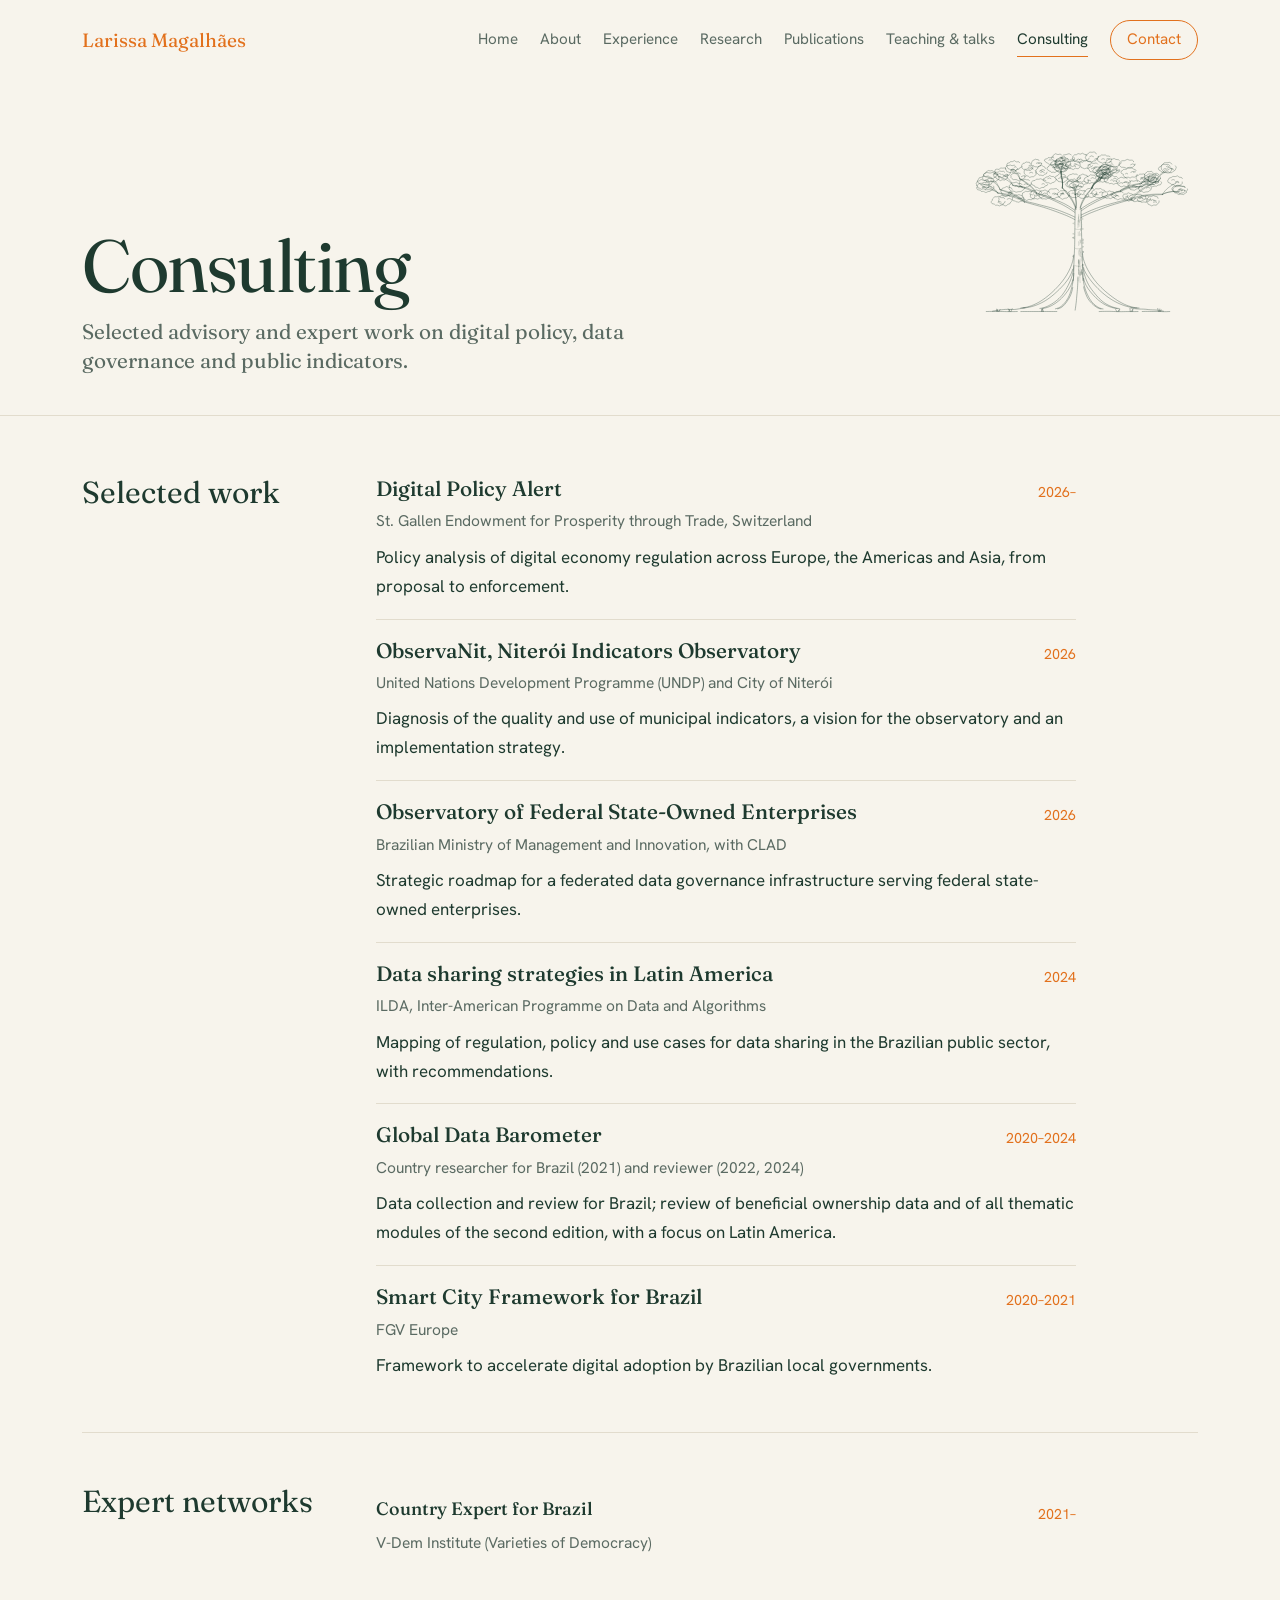
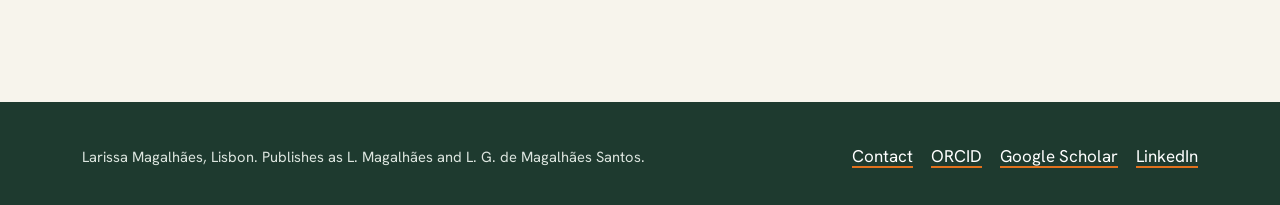
<file: consulting.html>
<!DOCTYPE html>
<html lang="en">
<head>
<meta charset="utf-8">
<meta name="viewport" content="width=device-width, initial-scale=1">
<title>Consulting | Larissa Magalhães</title>
<meta name="description" content="Selected consulting and expert work by Larissa Magalhães on digital policy, data governance and indicators.">
<meta name="author" content="Larissa Magalhães">
<meta property="og:title" content="Consulting | Larissa Magalhães">
<meta property="og:description" content="Selected consulting and expert work by Larissa Magalhães on digital policy, data governance and indicators.">
<link rel="preconnect" href="https://fonts.googleapis.com"><link rel="preconnect" href="https://fonts.gstatic.com" crossorigin><link href="https://fonts.googleapis.com/css2?family=Fraunces:ital,opsz,wght@0,9..144,400;0,9..144,600;1,9..144,400&family=Hanken+Grotesk:wght@400;600&display=swap" rel="stylesheet">
<link rel="stylesheet" href="style.css">
</head>
<body class="p-consulting">
<header class="band">
 <div class="wrap">
  <div class="site-head">
   <a class="brand" href="index.html"><span>Larissa Magalhães</span></a>
   <button class="menu-btn" aria-expanded="false" aria-controls="site-nav">Menu</button>
   <nav class="site-nav" id="site-nav" aria-label="Main"><a href="index.html">Home</a><a href="about.html">About</a><a href="experience.html">Experience</a><a href="research.html">Research</a><a href="publications.html">Publications</a><a href="teaching.html">Teaching &amp; talks</a><a href="consulting.html" aria-current="page">Consulting</a><a href="contact.html" class="cta">Contact</a></nav>
  </div>
  <div class="page-head"><div><h1>Consulting</h1><p>Selected advisory and expert work on digital policy, data governance and public indicators.</p></div><svg class="mini" viewBox="-40 -60 680 700" aria-hidden="true" fill="none" stroke-linecap="round" stroke-linejoin="round"><g class="part" id="m-roots"><path d="M287.9,300.0 L287.4,304.4 L286.7,308.9 L285.8,313.5 L284.7,318.2 L283.3,322.9 L281.7,327.7 L279.9,332.5 L277.9,337.3 L275.6,342.2 L273.2,347.1 L270.5,351.9 L267.7,356.8 L264.6,361.6 L261.4,366.4 L258.0,371.1 L254.4,375.7 L250.7,380.3 L246.8,384.9 L242.8,389.3 L238.7,393.7 L234.5,398.0 L230.2,402.2 L225.9,406.3 L221.4,410.3 L216.9,414.1 L212.2,417.9 L207.6,421.5 L202.8,424.9 L198.0,428.2 L193.1,431.3 L188.2,434.2 L183.2,436.8 L178.2,439.3 L173.2,441.5 L168.1,443.5 L163.1,445.2 L158.0,446.7 L153.0,447.9 L147.9,448.8 L143.0,449.5 L138.0,450.0"/><path d="M144.0,449.9 L150.1,449.5 L156.1,448.7 L162.1,447.6 L168.1,446.2 L174.1,444.5 L180.0,442.5 L185.8,440.2 L191.6,437.7 L197.4,434.9 L203.0,431.9 L208.5,428.7 L213.8,425.2 L219.1,421.5 L224.1,417.7 L229.0,413.7 L233.8,409.6 L238.4,405.4 L242.9,401.2 L247.3,397.0 L251.5,392.8 L255.5,388.6 L259.4,384.4 L263.0,380.2 L266.3,376.0 L269.4,371.9 L272.3,367.7 L274.8,363.7 L277.0,359.8 L279.0,356.0 L280.7,352.4 L282.1,348.9 L283.3,345.7 L284.2,342.7 L285.0,340.0"/><path d="M288.1,330.0 L287.6,336.2 L286.9,342.3 L285.8,348.3 L284.4,354.2 L282.8,359.9 L280.9,365.6 L278.8,371.1 L276.5,376.6 L274.1,381.9 L271.6,387.0 L268.9,392.1 L266.1,397.1 L263.1,401.9 L260.0,406.6 L256.8,411.1 L253.3,415.4 L249.7,419.4 L245.9,423.2 L242.0,426.7 L237.9,430.0 L233.9,433.1 L229.7,435.9 L225.6,438.6 L221.4,441.0 L217.2,443.3 L213.1,445.3 L208.9,447.0 L204.6,448.6 L200.4,449.8 L196.2,450.7 L192.0,451.2"/><path d="M198.0,451.4 L203.5,450.7 L208.9,449.6 L214.3,447.9 L219.6,445.9 L224.8,443.4 L229.9,440.6 L234.8,437.5 L239.7,434.2 L244.3,430.5 L248.9,426.7 L253.2,422.6 L257.3,418.4 L261.2,414.0 L264.8,409.5 L268.2,405.0 L271.4,400.4 L274.3,395.9 L276.9,391.4 L279.3,386.9 L281.3,382.5 L283.0,378.2 L284.3,374.0 L285.0,370.0"/><path d="M288.0,352.0 L287.5,360.7 L286.6,368.8 L285.5,376.6 L284.1,383.9 L282.6,390.8 L280.9,397.3 L279.2,403.3 L277.3,409.0 L275.2,414.4 L273.0,419.3 L270.6,423.8 L268.0,427.9 L265.3,431.7 L262.6,435.1 L259.8,438.3 L257.1,441.2 L254.2,443.8 L251.3,446.1 L248.3,448.0 L245.2,449.5 L242.1,450.6 L239.0,451.5 L236.0,452.4"/><path d="M242.0,452.4 L246.3,451.3 L250.6,449.5 L254.7,447.1 L258.6,443.9 L262.1,440.2 L265.5,436.0 L268.7,431.5 L271.9,426.8 L275.0,421.7 L277.8,416.3 L280.2,410.6 L282.2,404.6 L283.8,398.4 L285.0,392.0"/><path d="M312.8,296.0 L313.2,300.3 L313.9,304.6 L314.8,309.0 L316.0,313.5 L317.4,318.0 L319.0,322.6 L320.9,327.2 L322.9,331.9 L325.2,336.6 L327.6,341.3 L330.2,346.0 L333.0,350.8 L335.9,355.5 L339.1,360.2 L342.4,364.9 L345.8,369.6 L349.5,374.2 L353.2,378.7 L357.2,383.1 L361.3,387.5 L365.5,391.7 L369.9,395.9 L374.3,400.0 L378.8,403.9 L383.4,407.8 L388.1,411.6 L392.8,415.3 L397.5,418.9 L402.3,422.3 L407.2,425.7 L412.1,428.9 L417.0,431.9 L422.0,434.7 L427.0,437.4 L432.1,439.8 L437.2,442.0 L442.3,443.9 L447.4,445.6 L452.6,447.1 L457.7,448.2 L462.8,449.1 L467.9,449.8 L473.0,450.0"/><path d="M467.0,449.9 L460.8,449.6 L454.7,448.9 L448.6,447.9 L442.5,446.5 L436.5,444.9 L430.5,443.0 L424.5,440.8 L418.6,438.4 L412.8,435.8 L407.1,432.9 L401.4,429.8 L395.9,426.5 L390.5,423.1 L385.2,419.4 L380.0,415.6 L375.1,411.7 L370.2,407.7 L365.5,403.6 L361.0,399.4 L356.7,395.2 L352.6,390.9 L348.6,386.6 L344.8,382.4 L341.2,378.2 L337.8,374.0 L334.6,369.9 L331.7,365.9 L328.9,362.0 L326.3,358.2 L324.0,354.6 L322.0,351.1 L320.2,347.7 L318.7,344.5 L317.4,341.5 L316.5,338.6 L316.0,336.0"/><path d="M313.1,326.0 L313.7,332.0 L314.5,338.0 L315.6,344.0 L316.9,349.8 L318.4,355.6 L320.2,361.3 L322.1,366.9 L324.3,372.4 L326.7,377.8 L329.4,383.0 L332.3,388.1 L335.5,393.0 L338.8,397.7 L342.3,402.3 L345.8,406.7 L349.4,411.1 L353.0,415.3 L356.7,419.4 L360.5,423.3 L364.4,427.1 L368.5,430.6 L372.7,433.9 L376.9,436.9 L381.3,439.5 L385.8,441.9 L390.3,444.1 L394.7,445.9 L399.2,447.6 L403.7,449.0 L408.1,450.2 L412.6,451.1 L417.0,451.5"/><path d="M411.0,451.5 L405.5,450.8 L400.0,449.6 L394.6,448.1 L389.3,446.3 L383.9,444.1 L378.7,441.7 L373.5,438.9 L368.5,435.7 L363.7,432.3 L359.0,428.6 L354.6,424.7 L350.3,420.6 L346.2,416.5 L342.3,412.2 L338.5,407.9 L334.9,403.6 L331.6,399.3 L328.5,394.9 L325.7,390.5 L323.2,386.2 L321.1,381.9 L319.4,377.6 L318.0,373.6 L316.8,369.7 L316.0,366.0"/><path d="M313.1,350.0 L313.6,358.4 L314.4,366.4 L315.4,374.1 L316.6,381.3 L318.1,388.1 L319.9,394.5 L321.9,400.5 L324.1,406.2 L326.4,411.4 L328.9,416.4 L331.3,421.0 L333.9,425.3 L336.6,429.3 L339.3,432.9 L342.2,436.2 L345.2,439.2 L348.3,441.9 L351.5,444.3 L354.6,446.4 L357.9,448.3 L361.1,449.9 L364.4,451.2 L367.7,452.2 L371.0,452.7"/><path d="M365.0,452.7 L360.4,451.6 L355.9,449.7 L351.6,447.2 L347.4,444.2 L343.4,440.8 L339.4,437.1 L335.5,433.1 L331.8,428.7 L328.5,423.9 L325.6,418.6 L323.2,413.1 L321.1,407.5 L319.1,401.8 L317.3,395.9 L316.0,390.0"/><path d="M300.0,362.0 L299.8,368.3 L299.6,374.4 L299.3,380.4 L299.0,386.2 L298.7,391.9 L298.3,397.5 L297.8,402.9 L297.3,408.3 L296.8,413.5 L296.3,418.6 L295.9,423.6 L295.5,428.5 L295.0,433.3 L294.4,438.0 L293.8,442.6 L293.2,447.2 L292.6,451.6 L292.0,456.0"/><path d="M149.9,449.7 L144.9,450.4 L139.9,451.2 L135.0,452.0 L130.0,452.9 L125.0,453.7 L120.0,454.2 L114.9,454.4 L109.8,454.3 L104.7,454.1 L99.6,454.0 L94.5,454.0 L89.4,454.4 L84.2,455.0 L79.1,455.7 L73.9,456.4 L68.6,457.2 L63.3,458.0 L58.0,459.0"/><path d="M450.0,450.1 L455.0,451.0 L460.0,451.8 L465.0,452.4 L470.0,452.8 L475.1,453.0 L480.1,453.1 L485.1,453.2 L490.2,453.5 L495.3,454.0 L500.3,454.6 L505.4,455.0 L510.6,455.3 L515.7,455.4 L520.9,455.7 L526.2,456.2 L531.4,457.0 L536.7,458.0 L542.0,459.0"/><path d="M40.0,460.0 L44.7,459.9 L49.7,459.8 L54.7,459.8 L59.9,459.8 L65.1,459.8 L70.5,459.8 L75.9,459.9 L81.3,459.9 L86.7,460.0 L92.1,460.1 L97.5,460.2 L102.9,460.2 L108.1,460.2 L113.3,460.2 L118.3,460.2 L123.3,460.1 L128.0,460.0"/><path d="M138.0,460.1 L142.7,460.0 L147.5,460.0 L152.4,460.0 L157.4,460.0 L162.5,460.0 L167.7,460.0 L173.0,460.0 L178.3,460.0 L183.6,460.0 L189.0,460.0 L194.4,459.9 L199.7,459.9 L205.0,459.9 L210.3,459.9 L215.5,459.9 L220.6,460.0 L225.6,460.0 L230.5,460.0 L235.3,460.0 L240.0,460.0"/><path d="M360.0,460.1 L364.8,459.9 L369.7,459.7 L374.8,459.6 L379.9,459.5 L385.1,459.5 L390.5,459.5 L395.9,459.7 L401.3,459.9 L406.8,460.1 L412.2,460.3 L417.7,460.3 L423.2,460.4 L428.7,460.3 L434.1,460.2 L439.5,460.1 L444.9,460.1 L450.1,460.1 L455.2,460.1 L460.3,460.2 L465.2,460.1 L470.0,460.0"/><path d="M482.0,460.0 L486.8,459.8 L491.7,459.7 L496.9,459.7 L502.1,459.8 L507.4,459.9 L512.8,459.9 L518.3,459.8 L523.7,459.8 L529.2,459.9 L534.6,460.0 L539.9,460.3 L545.1,460.4 L550.3,460.4 L555.2,460.2 L560.0,460.0"/><path d="M70.0,460 l-0.4,-6.7"/><path d="M73.0,460 l-1.6,-5.8"/><path d="M76.0,460 l3.3,-5.9"/><path d="M104.0,460 l3.0,-6.5"/><path d="M107.0,460 l-4.6,-7.7"/><path d="M110.0,460 l3.5,-8.2"/><path d="M196.0,460 l4.1,-7.3"/><path d="M199.0,460 l-2.7,-6.4"/><path d="M202.0,460 l-2.2,-6.2"/><path d="M410.0,460 l-3.3,-5.6"/><path d="M413.0,460 l3.3,-5.1"/><path d="M416.0,460 l2.3,-6.4"/><path d="M448.0,460 l-0.8,-8.8"/><path d="M451.0,460 l4.0,-6.0"/><path d="M454.0,460 l1.5,-5.4"/><path d="M528.0,460 l-2.1,-8.6"/><path d="M531.0,460 l0.7,-7.1"/><path d="M534.0,460 l1.5,-5.0"/></g><g class="part" id="m-trunk"><path d="M286.9,372.0 L287.1,368.1 L287.3,364.1 L287.5,360.0 L287.7,355.9 L287.8,351.7 L287.9,347.4 L288.1,343.1 L288.2,338.7 L288.2,334.2 L288.3,329.7 L288.4,325.1 L288.6,320.5 L288.7,315.8 L288.9,311.0 L289.1,306.2 L289.3,301.3 L289.6,296.4 L289.8,291.4 L290.0,286.4 L290.2,281.3 L290.4,276.1 L290.6,270.9 L290.7,265.6 L290.8,260.3 L290.8,254.9 L290.9,249.4 L290.9,243.9 L291.0,238.4 L291.0,232.8 L291.1,227.2 L291.2,221.5 L291.3,215.7 L291.3,209.9 L291.4,204.1 L291.5,198.2 L291.6,192.2 L291.7,186.2 L291.8,180.2 L291.8,174.1 L292.0,168.0"/><path d="M314.3,372.0 L314.2,367.9 L314.0,363.8 L313.9,359.6 L313.8,355.4 L313.6,351.2 L313.4,346.9 L313.3,342.5 L313.1,338.1 L312.9,333.7 L312.7,329.2 L312.5,324.6 L312.3,320.0 L312.1,315.3 L312.0,310.6 L311.8,305.9 L311.7,301.1 L311.5,296.2 L311.4,291.3 L311.3,286.3 L311.2,281.2 L311.1,276.2 L311.0,271.0 L310.8,265.8 L310.7,260.5 L310.6,255.2 L310.4,249.8 L310.3,244.4 L310.1,238.9 L309.9,233.3 L309.7,227.7 L309.6,222.0 L309.4,216.3 L309.3,210.5 L309.2,204.6 L309.0,198.7 L309.0,192.7 L308.9,186.6 L308.8,180.5 L308.8,174.3 L309.0,168.0"/><path d="M291.0,192.5 L286.4,190.2 L281.7,188.0 L276.9,185.8 L272.1,183.8 L267.2,181.8 L262.3,179.8 L257.3,177.8 L252.4,175.9 L247.3,174.0 L242.3,172.2 L237.2,170.4 L232.2,168.7 L227.0,167.1 L221.9,165.6 L216.8,164.2 L211.6,162.8 L206.5,161.5 L201.4,160.2 L196.4,158.9 L191.4,157.6 L186.4,156.3 L181.5,155.0 L176.6,153.7 L171.8,152.6 L167.1,151.4 L162.4,150.4 L157.7,149.4 L153.2,148.5 L148.7,147.5"/><path d="M291.0,199.4 L286.4,197.1 L281.8,194.7 L277.1,192.5 L272.3,190.3 L267.4,188.1 L262.4,186.1 L257.5,184.1 L252.4,182.2 L247.4,180.3 L242.3,178.4 L237.2,176.5 L232.1,174.7 L227.0,172.9 L221.9,171.1 L216.8,169.4 L211.7,167.7 L206.6,166.1 L201.5,164.5 L196.4,163.0 L191.4,161.6 L186.4,160.2 L181.4,158.8 L176.5,157.5 L171.7,156.1 L167.0,154.8 L162.3,153.5 L157.7,152.1 L153.1,150.9 L148.7,149.6"/><path d="M309.1,186.6 L313.6,184.3 L318.3,182.0 L323.0,179.8 L327.8,177.6 L332.6,175.5 L337.5,173.4 L342.5,171.4 L347.4,169.4 L352.4,167.5 L357.5,165.7 L362.6,163.9 L367.7,162.3 L372.8,160.6 L377.9,159.1 L383.0,157.6 L388.1,156.1 L393.2,154.7 L398.3,153.3 L403.3,151.9 L408.3,150.6 L413.3,149.3 L418.2,148.0 L423.0,146.8 L427.8,145.6 L432.6,144.5 L437.3,143.4 L441.9,142.3 L446.4,141.3 L450.9,140.3"/><path d="M309.0,193.5 L313.5,191.1 L318.2,188.7 L322.9,186.4 L327.7,184.2 L332.5,182.0 L337.5,179.9 L342.5,178.0 L347.5,176.0 L352.6,174.1 L357.6,172.2 L362.7,170.3 L367.8,168.4 L372.9,166.5 L377.9,164.6 L383.0,162.8 L388.1,161.0 L393.1,159.3 L398.2,157.7 L403.2,156.1 L408.3,154.6 L413.2,153.2 L418.2,151.7 L423.1,150.3 L427.9,148.9 L432.6,147.6 L437.3,146.2 L441.9,144.9 L446.5,143.7 L450.9,142.4"/><path d="M291.0,173.0 L286.7,170.0 L282.3,167.0 L277.8,164.1 L273.3,161.2 L268.6,158.5 L263.9,155.9 L259.0,153.4 L254.1,151.1 L249.1,148.9 L244.2,146.8 L239.2,144.7 L234.2,142.6 L229.3,140.5 L224.5,138.4 L219.6,136.4 L214.7,134.6 L209.9,132.8 L205.1,131.2 L200.4,129.6 L195.8,128.1 L191.2,126.6 L186.8,125.2 L182.5,123.8"/><path d="M291.0,179.1 L286.6,176.0 L282.2,173.0 L277.7,170.1 L273.1,167.2 L268.5,164.4 L263.8,161.7 L258.9,159.0 L254.1,156.4 L249.2,154.0 L244.2,151.5 L239.3,149.1 L234.4,146.8 L229.4,144.5 L224.5,142.3 L219.6,140.1 L214.7,138.1 L209.9,136.1 L205.1,134.3 L200.4,132.4 L195.8,130.7 L191.2,128.9 L186.8,127.2 L182.5,125.6"/><path d="M309.0,169.0 L313.2,165.9 L317.5,163.0 L322.0,160.1 L326.5,157.4 L331.1,154.7 L335.8,152.1 L340.5,149.5 L345.3,147.0 L350.1,144.6 L354.9,142.3 L359.8,140.0 L364.7,137.9 L369.6,135.8 L374.5,133.8 L379.3,131.9 L384.2,130.1 L389.0,128.4 L393.8,126.7 L398.5,125.0 L403.1,123.4 L407.7,121.8 L412.1,120.2 L416.4,118.7 L420.7,117.2"/><path d="M309.0,175.0 L313.2,171.9 L317.5,168.9 L322.0,166.0 L326.5,163.1 L331.1,160.3 L335.8,157.6 L340.5,155.0 L345.3,152.4 L350.1,149.9 L355.0,147.4 L359.9,145.0 L364.8,142.7 L369.7,140.4 L374.6,138.2 L379.4,136.1 L384.3,133.9 L389.1,131.9 L393.8,129.8 L398.5,127.9 L403.1,125.9 L407.6,124.1 L412.0,122.3 L416.4,120.6 L420.7,119.0"/><path d="M294.1,165.5 L291.9,159.6 L289.4,154.0 L286.8,148.6 L284.1,143.5 L281.1,138.6 L277.8,134.1 L274.5,129.9 L271.2,125.8 L268.0,121.9 L264.7,118.3 L261.4,115.0 L258.4,111.8 L255.7,108.7"/><path d="M294.0,170.5 L292.1,164.9 L289.9,159.6 L287.6,154.4 L285.0,149.4 L282.2,144.7 L279.2,140.1 L276.1,135.8 L273.0,131.7 L269.8,127.7 L266.7,123.9 L263.8,120.2 L261.0,116.6 L258.3,113.3 L255.7,110.2"/><path d="M306.1,165.5 L307.8,159.2 L309.9,153.2 L312.2,147.5 L315.0,142.3 L317.9,137.3 L321.0,132.6 L324.1,128.2 L327.3,124.1 L330.5,120.3 L333.6,116.7 L336.3,113.3 L338.8,110.0"/><path d="M306.0,170.5 L307.5,164.6 L309.4,158.9 L311.7,153.6 L314.3,148.4 L317.0,143.5 L319.7,138.8 L322.5,134.2 L325.3,129.9 L328.1,125.8 L331.0,121.9 L333.8,118.3 L336.4,114.8 L338.8,111.5"/><path d="M294.0,166.0 L294.7,158.9 L294.8,152.6 L294.6,147.0 L294.2,142.0 L293.8,137.6 L293.2,133.7 L292.5,130.4 L292.0,127.4"/><path d="M294.0,170.0 L294.7,162.8 L295.0,156.3 L294.8,150.4 L294.0,145.1 L293.2,140.3 L293.0,135.9 L292.6,132.0 L292.0,128.6"/></g><g class="part" id="m-bark"><path d="M305.0,288.7 q-0.7,7.3 0.6,14.5"/><path d="M301.2,194.9 q0.4,6.0 -0.3,12.0"/><path d="M309.7,202.3 q0.2,4.2 0.1,8.5"/><path d="M306.0,258.0 q0.9,5.6 -0.4,11.2"/><path d="M301.9,313.2 q0.3,5.0 -0.2,10.0"/><path d="M308.0,238.8 q-0.1,3.4 0.6,6.7"/><path d="M299.9,365.3 q-0.5,4.1 0.5,8.1"/><path d="M309.6,343.8 q-0.7,4.8 0.4,9.7"/><path d="M306.3,310.9 q0.3,7.9 -0.6,15.9"/><path d="M302.6,332.0 q0.9,6.3 -0.4,12.6"/><path d="M300.3,201.5 q-0.5,5.8 0.1,11.5"/><path d="M301.4,313.5 q-0.5,6.2 -0.0,12.3"/><path d="M309.2,348.4 q-0.2,3.5 -0.3,6.9"/><path d="M308.3,180.7 q-0.5,6.2 0.3,12.4"/><path d="M304.1,282.6 q-0.8,3.0 0.5,6.1"/><path d="M305.5,348.1 q0.2,7.2 -0.4,14.3"/><path d="M302.7,203.7 q0.6,7.5 0.4,15.0"/><path d="M301.5,347.2 q-0.8,4.2 0.3,8.5"/><path d="M303.9,344.4 q-0.7,6.1 0.5,12.2"/><path d="M310.7,340.8 q0.8,7.1 -0.6,14.1"/><path d="M303.0,317.0 q0.6,7.7 0.4,15.3"/><path d="M302.2,330.8 q-0.8,6.9 0.4,13.9"/><path d="M301.7,339.7 q-0.1,7.1 -0.2,14.2"/><path d="M301.7,327.9 q-0.6,3.1 -0.2,6.2"/><path d="M310.6,340.8 q0.3,4.4 -0.1,8.8"/><path d="M305.4,362.5 q-0.8,7.7 0.6,15.4"/><path d="M310.6,213.2 q-0.8,4.3 -0.1,8.7"/><path d="M302.8,315.5 q0.0,6.0 -0.1,12.1"/><path d="M302.1,287.2 q-1.0,6.5 0.5,13.1"/><path d="M307.6,280.2 q0.3,6.7 -0.2,13.4"/><path d="M307.0,193.0 q-0.4,4.7 0.4,9.3"/><path d="M302.6,313.9 q-0.2,4.5 -0.1,9.1"/><path d="M300.5,235.0 q0.9,5.1 0.2,10.2"/><path d="M306.4,347.9 q0.1,4.5 -0.6,9.0"/><path d="M304.2,233.4 q0.3,5.9 -0.0,11.8"/><path d="M301.6,262.2 q0.8,5.4 0.4,10.7"/><path d="M300.0,211.6 q0.3,5.6 -0.2,11.2"/><path d="M308.0,332.2 q-0.6,6.4 -0.4,12.7"/><path d="M301.9,184.5 q0.7,5.4 -0.5,10.8"/><path d="M306.6,257.1 q0.4,4.0 -0.0,7.9"/><path d="M306.9,225.4 q0.5,3.0 0.3,6.1"/><path d="M304.1,199.8 q0.9,3.9 0.0,7.8"/><path d="M302.0,189.3 q-0.1,7.2 0.4,14.5"/><path d="M310.9,304.2 q0.9,6.0 0.5,12.0"/><path d="M307.6,294.0 q0.7,5.5 0.1,11.0"/><path d="M307.9,346.9 q-0.5,5.4 -0.3,10.7"/><path d="M312.5,290.6 l4.5,1.5 l-4.5,1.8"/><path d="M312.5,288.8 l4.5,1.5 l-4.5,1.8"/><path d="M311.8,258.1 l4.5,1.5 l-4.5,1.8"/><path d="M311.2,224.5 l4.5,1.5 l-4.5,1.8"/><path d="M289.1,238.4 l-4.5,1.5 l4.5,1.8"/><path d="M289.4,208.7 l-4.5,1.5 l4.5,1.8"/><path d="M288.9,248.8 l-4.5,1.5 l4.5,1.8"/><path d="M288.2,301.9 l-4.5,1.5 l4.5,1.8"/><path d="M311.8,254.0 l4.5,1.5 l-4.5,1.8"/><path d="M312.2,275.0 l4.5,1.5 l-4.5,1.8"/><path d="M310.6,196.2 l4.5,1.5 l-4.5,1.8"/><path d="M288.9,249.9 l-4.5,1.5 l4.5,1.8"/><path d="M313.2,326.5 l4.5,1.5 l-4.5,1.8"/><path d="M312.0,264.2 l4.5,1.5 l-4.5,1.8"/><path d="M292.0,226.0 L294.7,226.8 L297.5,227.3 L300.5,227.4 L303.5,227.5 L306.4,226.9 L309.0,226.0"/><path d="M292.0,280.9 L294.6,281.9 L297.5,282.2 L300.5,282.4 L303.5,282.5 L306.4,281.8 L309.0,281.0"/><path d="M292.0,330.0 L294.6,330.9 L297.5,331.3 L300.5,331.5 L303.5,331.3 L306.4,330.9 L309.0,330.0"/></g><g class="part" id="m-crown"><path d="M148.7,146.7 L143.9,143.9 L139.0,141.2 L134.0,138.8 L128.9,136.7 L123.6,134.9 L118.3,133.2 L113.1,131.6 L107.9,129.9 L102.7,128.5 L97.5,127.3 L92.4,126.4 L87.3,125.6 L82.4,124.9 L77.6,124.1 L73.0,123.6"/><path d="M148.7,150.5 L143.9,147.7 L139.0,145.1 L134.0,142.5 L128.9,140.2 L123.7,138.1 L118.4,136.4 L113.0,134.8 L107.8,133.2 L102.6,131.5 L97.4,129.9 L92.3,128.6 L87.3,127.5 L82.4,126.5 L77.6,125.6 L73.0,124.7"/><path d="M72.9,124.2 L68.6,121.0 L64.0,118.6 L59.3,117.0 L54.7,115.7 L50.0,114.9 L45.5,114.7 L41.0,115.0 L36.9,115.3"/><path d="M72.9,124.2 L68.5,120.2 L63.7,116.8 L58.8,114.0 L53.8,111.6 L48.7,109.7 L43.6,108.3 L38.7,107.1 L34.0,106.0 L29.5,105.4"/><path d="M72.9,124.2 L69.0,119.0 L64.9,114.5 L60.5,110.5 L55.9,107.2 L51.1,104.5 L46.4,102.5 L41.9,100.8 L37.9,99.1"/><path d="M148.6,146.7 L144.4,143.3 L140.1,140.0 L135.6,136.9 L131.0,134.1 L126.2,131.5 L121.4,129.1 L116.5,126.8 L111.7,124.7 L106.9,122.7 L102.0,120.9 L97.3,119.4 L92.6,118.0 L88.0,116.7 L83.6,115.4 L79.3,114.2"/><path d="M148.7,150.5 L144.4,147.1 L140.0,143.9 L135.5,140.7 L131.0,137.6 L126.3,134.7 L121.5,132.1 L116.6,129.8 L111.6,127.7 L106.7,125.7 L101.9,123.6 L97.2,121.6 L92.6,119.7 L88.1,118.1 L83.6,116.6 L79.3,115.4"/><path d="M79.3,114.8 L76.6,108.4 L73.6,102.7 L70.4,97.4 L67.0,92.8 L63.2,88.9 L59.4,85.6 L55.9,82.7 L52.8,80.0"/><path d="M79.3,114.8 L76.6,109.4 L73.4,104.9 L69.9,101.1 L66.4,97.6 L62.9,94.6 L59.3,92.2 L55.9,90.3 L52.8,88.7"/><path d="M450.9,139.5 L456.0,137.7 L461.3,136.1 L466.5,134.7 L471.9,133.5 L477.2,132.3 L482.6,131.3 L488.0,130.4 L493.3,129.6 L498.7,129.0 L504.0,128.4 L509.3,128.0 L514.5,127.7 L519.7,127.4 L524.8,127.3 L529.8,127.3 L534.6,127.3 L539.4,127.4"/><path d="M450.9,143.2 L456.0,141.4 L461.2,139.7 L466.5,138.2 L471.8,136.9 L477.2,135.8 L482.6,134.7 L488.0,133.7 L493.3,132.7 L498.7,131.8 L504.0,131.0 L509.3,130.3 L514.5,129.9 L519.7,129.5 L524.8,129.2 L529.8,129.0 L534.6,128.8 L539.4,128.6"/><path d="M539.4,128.0 L544.8,125.5 L550.4,123.6 L556.0,122.0 L561.6,120.7 L567.2,119.8 L572.8,119.6 L578.2,119.8 L583.5,120.2 L588.5,120.6"/><path d="M539.4,128.0 L543.0,122.6 L546.9,117.8 L551.1,113.4 L555.5,109.5 L560.0,106.2 L564.5,103.2 L568.9,100.6 L573.2,98.4 L577.2,96.4"/><path d="M539.3,127.9 L544.4,125.4 L549.7,123.5 L555.0,122.2 L560.3,121.3 L565.6,120.5 L570.8,120.0 L575.9,120.0 L580.8,120.5 L585.6,121.0"/><path d="M450.9,139.5 L454.7,135.3 L458.6,131.2 L462.7,127.3 L466.9,123.6 L471.2,119.9 L475.6,116.5 L480.2,113.3 L484.9,110.4 L489.6,107.7 L494.2,105.1 L498.8,102.6 L503.3,100.1 L507.7,97.7 L512.0,95.4 L516.1,93.3 L520.1,91.4"/><path d="M450.9,143.3 L454.4,139.3 L458.2,135.5 L462.0,131.8 L466.0,128.2 L470.1,124.7 L474.2,121.3 L478.5,118.1 L482.8,115.0 L487.1,112.0 L491.5,109.3 L495.8,106.6 L500.1,104.0 L504.4,101.5 L508.5,99.1 L512.5,96.8 L516.3,94.5 L520.1,92.5"/><path d="M520.1,91.9 L523.2,86.7 L526.6,81.9 L530.4,77.5 L534.4,73.6 L538.5,70.1 L542.6,67.0 L546.7,64.1 L550.6,61.4 L554.4,59.0 L557.9,57.0"/><path d="M520.1,92.0 L522.8,85.8 L525.9,80.3 L529.4,75.5 L533.1,71.3 L536.9,67.8 L540.6,64.6 L544.1,61.7 L547.4,59.4"/><path d="M182.5,123.1 L179.2,118.2 L175.6,113.7 L171.9,109.4 L168.0,105.4 L163.9,101.8 L159.6,98.6 L155.3,95.6 L151.1,92.7 L146.9,90.0 L142.9,87.7 L139.0,85.6 L135.3,83.5"/><path d="M182.5,126.4 L179.2,121.5 L175.6,116.9 L171.8,112.5 L167.9,108.5 L163.7,104.7 L159.5,101.1 L155.3,97.8 L151.1,94.7 L147.0,91.8 L142.9,89.2 L139.0,86.8 L135.3,84.5"/><path d="M135.4,84.0 L133.7,78.5 L132.0,73.7 L129.7,69.5 L127.1,66.2 L124.9,62.9 L122.7,60.2 L120.2,58.2 L118.2,56.5"/><path d="M135.3,84.0 L132.7,79.1 L129.9,74.7 L127.0,71.0 L123.8,67.7 L120.5,65.2 L117.1,63.2 L114.0,61.6 L111.2,60.2"/><path d="M182.5,123.1 L177.5,120.2 L172.5,117.5 L167.4,114.9 L162.2,112.5 L156.9,110.4 L151.6,108.6 L146.1,107.2 L140.8,106.1 L135.5,105.1 L130.3,104.2 L125.2,103.4 L120.3,102.6 L115.6,101.9"/><path d="M182.5,126.4 L178.0,123.5 L173.3,121.0 L168.5,118.5 L163.7,116.2 L158.8,114.1 L153.8,112.2 L148.8,110.6 L143.8,109.2 L138.9,107.8 L134.0,106.6 L129.2,105.5 L124.5,104.5 L120.0,103.7 L115.6,102.9"/><path d="M115.6,102.4 L111.9,97.7 L107.8,93.8 L103.3,90.7 L99.0,87.8 L94.8,85.2 L90.4,83.5 L86.1,82.3 L82.2,81.2"/><path d="M115.4,102.5 L112.4,96.6 L109.1,91.2 L105.3,86.6 L101.4,82.5 L97.4,79.1 L93.3,76.2 L89.6,73.6 L86.1,71.4"/><path d="M420.7,116.5 L425.6,114.1 L430.7,112.0 L435.8,110.3 L441.1,109.0 L446.3,107.9 L451.5,106.8 L456.7,106.1 L461.9,105.9 L467.0,105.9 L471.9,105.8 L476.7,105.6 L481.4,105.8"/><path d="M420.7,119.7 L425.7,117.4 L430.7,115.4 L435.8,113.4 L441.0,111.6 L446.2,110.3 L451.5,109.5 L456.8,108.9 L461.9,108.2 L467.0,107.5 L471.9,107.0 L476.7,106.8 L481.4,106.8"/><path d="M481.4,106.3 L485.0,102.3 L488.8,99.0 L492.7,96.1 L496.7,93.8 L500.8,92.3 L504.8,91.1 L508.6,90.2 L512.3,89.7"/><path d="M481.4,106.3 L485.6,103.6 L490.1,101.8 L494.5,100.3 L498.9,99.3 L503.4,99.2 L507.7,99.6 L511.9,99.9 L515.9,100.5"/><path d="M420.6,116.4 L425.3,113.4 L430.1,110.6 L435.0,108.1 L439.9,105.7 L444.9,103.8 L450.0,102.2 L455.2,101.0 L460.2,99.8 L465.1,98.8 L469.9,97.9 L474.6,97.4 L479.1,96.8"/><path d="M420.7,119.8 L425.3,116.6 L429.9,113.5 L434.8,110.9 L440.0,108.8 L445.1,107.0 L450.1,105.0 L455.1,103.0 L460.1,101.5 L465.1,100.5 L470.0,99.7 L474.6,98.7 L479.1,97.8"/><path d="M479.1,97.3 L483.5,94.1 L488.3,91.8 L493.1,90.2 L497.9,88.8 L502.6,87.9 L507.3,87.8 L511.8,88.1 L516.1,88.3"/><path d="M479.1,97.3 L482.7,94.9 L486.4,93.3 L490.1,92.1 L493.8,91.4 L497.4,91.2 L501.0,91.5 L504.5,92.1 L507.8,93.0"/><path d="M479.1,97.3 L481.7,93.1 L484.6,89.8 L487.9,87.2 L491.0,84.9 L494.0,82.9 L497.2,81.7 L500.2,80.8 L503.0,80.3"/><path d="M255.7,108.0 L256.3,100.6 L256.3,93.8 L255.8,87.8 L255.2,82.4 L254.4,77.6 L253.4,73.3 L252.6,69.5 L252.1,66.1"/><path d="M255.6,110.8 L256.1,103.3 L256.2,96.4 L256.2,90.1 L255.7,84.4 L254.4,79.4 L253.2,74.8 L252.6,70.7 L252.1,67.0"/><path d="M252.2,66.5 L252.2,62.0 L252.3,58.2 L252.8,55.0 L253.5,52.4 L254.2,50.3 L254.8,48.6 L255.6,47.4 L256.1,46.5"/><path d="M252.0,66.5 L252.2,61.5 L252.9,57.2 L253.6,53.5 L254.3,50.3 L255.2,47.7 L256.4,45.6 L257.4,43.9 L258.1,42.5"/><path d="M252.1,66.5 L251.2,62.0 L249.9,58.2 L248.5,54.9 L247.0,52.3 L245.4,50.1 L243.8,48.5 L242.2,47.2 L240.9,46.3"/><path d="M255.6,108.0 L256.0,102.0 L256.0,96.6 L255.8,92.0 L255.2,87.9 L254.3,84.5 L253.5,81.6 L252.8,79.0 L252.4,76.9"/><path d="M255.6,110.8 L256.1,104.7 L256.2,99.2 L255.5,94.4 L254.8,90.1 L254.4,86.3 L253.8,82.9 L252.9,80.2 L252.4,77.7"/><path d="M252.5,77.3 L252.5,73.3 L252.3,70.0 L251.9,67.4 L251.5,65.3 L251.1,63.7 L250.8,62.5 L250.5,61.6 L250.1,61.2"/><path d="M252.3,77.3 L252.1,73.5 L252.2,70.3 L252.2,67.8 L252.0,65.8 L252.2,64.4 L252.5,63.4 L252.7,62.8 L252.8,62.5"/><path d="M338.8,109.4 L341.3,104.5 L344.1,100.5 L347.2,97.1 L350.3,94.3 L353.4,91.9 L356.6,90.1 L359.7,88.8 L362.5,87.7"/><path d="M338.8,112.1 L341.3,107.3 L344.1,103.0 L347.0,99.3 L350.2,96.3 L353.5,93.8 L356.7,91.7 L359.6,89.8 L362.5,88.5"/><path d="M362.5,88.2 L363.6,84.8 L364.8,82.1 L366.2,80.0 L367.8,78.7 L369.4,77.9 L370.8,77.3 L372.2,77.0 L373.6,77.2"/><path d="M362.4,88.1 L363.3,84.2 L364.6,81.0 L365.9,78.5 L367.2,76.4 L368.4,74.7 L369.8,73.5 L371.1,72.8 L372.4,72.5"/><path d="M362.5,88.2 L363.8,85.1 L365.2,82.6 L366.9,80.9 L368.7,79.8 L370.3,79.1 L371.9,78.6 L373.5,78.7 L374.9,79.1"/><path d="M338.8,109.4 L340.8,103.9 L343.2,99.1 L345.8,95.0 L348.6,91.4 L351.4,88.4 L354.3,85.9 L357.1,83.9 L359.6,82.3"/><path d="M338.9,112.1 L340.7,106.5 L343.1,101.6 L345.8,97.3 L348.6,93.5 L351.6,90.4 L354.5,87.7 L357.1,85.1 L359.6,83.2"/><path d="M359.5,82.7 L360.9,78.9 L362.6,75.8 L364.4,73.3 L366.3,71.4 L368.3,70.1 L370.2,69.0 L371.9,68.3 L373.6,68.0"/><path d="M359.5,82.8 L359.5,78.7 L359.9,75.4 L360.3,72.7 L360.7,70.5 L361.2,68.9 L361.7,67.6 L362.2,66.8 L362.6,66.3"/><path d="M338.8,109.4 L341.6,103.6 L345.0,98.7 L348.7,94.5 L352.4,90.7 L356.2,87.5 L360.1,84.9 L363.7,82.7 L367.1,80.9"/><path d="M338.9,112.2 L341.8,106.4 L344.8,101.1 L348.5,96.6 L352.4,92.8 L356.2,89.3 L360.1,86.5 L363.8,84.0 L367.1,81.7"/><path d="M367.1,81.3 L368.3,76.9 L370.0,73.2 L371.9,70.2 L373.7,67.6 L375.6,65.5 L377.6,64.0 L379.4,62.9 L381.1,62.1"/><path d="M367.1,81.4 L369.3,77.9 L371.6,75.0 L374.2,72.8 L376.9,71.3 L379.6,70.3 L382.1,69.6 L384.6,69.2 L387.0,69.2"/><path d="M292.1,128.0 L292.2,123.2 L291.7,119.1 L291.1,115.6 L290.6,112.7 L289.9,110.3 L289.1,108.3 L288.7,106.7 L288.0,105.6"/><path d="M292.1,128.0 L292.1,123.4 L292.4,119.4 L293.0,116.2 L293.6,113.4 L294.1,111.1 L294.9,109.3 L295.6,108.0 L296.3,107.0"/><path d="M292.0,128.0 L291.4,123.5 L290.8,119.7 L289.8,116.4 L288.3,114.0 L287.1,111.9 L286.0,110.1 L284.9,108.9 L283.9,108.0"/><path d="M49.8,98.5 Q48.1,92.2 39.9,94.8 Q33.0,91.6 28.1,96.6 Q18.8,95.4 17.9,99.8 Q13.0,101.9 15.5,105.8 Q11.0,109.1 13.5,111.9 Q12.9,115.8 22.6,116.1 Q24.0,121.6 32.3,119.6 Q39.6,126.5 45.0,120.1 Q53.5,121.0 54.2,115.6 Q60.8,113.8 61.0,110.4 Q63.8,107.1 60.1,104.0"/><path d="M44.5,107.6 q5.5,-4.9 10.9,0"/><path d="M29.7,109.4 q5.1,-4.6 10.2,0"/><path d="M28.2,108.1 q4.3,-3.8 8.5,0"/><path d="M41.9,91.2 Q39.1,86.2 31.8,88.2 Q24.5,82.6 20.6,89.5 Q13.4,89.7 12.8,94.5 Q10.1,97.2 13.1,101.1 Q11.0,104.5 15.2,106.7 Q15.2,111.1 21.9,110.8 Q25.3,116.2 31.3,112.2 Q39.2,116.0 41.4,110.8 Q47.9,109.8 47.1,105.3 Q49.5,102.2 46.9,98.9"/><path d="M24.5,100.4 q5.8,-5.2 11.6,0"/><path d="M50.4,79.1 Q47.0,73.5 38.1,77.5 Q29.9,73.9 26.5,79.5 Q17.7,80.0 18.4,84.9 Q13.9,88.5 15.5,92.3 Q15.9,96.6 23.2,98.6 Q24.5,104.9 35.2,100.3 Q42.6,104.5 47.3,100.1 Q56.8,100.6 56.1,95.0 Q62.6,92.0 60.6,87.9"/><path d="M37.4,87.6 q4.6,-4.2 9.2,0"/><path d="M48.7,92.4 q3.4,-3.1 6.8,0"/><path d="M40.8,91.3 q3.7,-3.4 7.5,0"/><path d="M65.6,66.2 Q65.7,62.5 60.0,62.8 Q56.9,58.7 51.5,61.5 Q45.0,58.9 42.5,62.7 Q38.6,64.0 38.6,67.3 Q31.9,69.1 32.9,71.8 Q31.3,75.0 35.9,77.2 Q37.2,80.0 45.2,79.1 Q47.6,84.4 53.2,81.5 Q60.5,85.8 62.7,80.6 Q67.5,79.5 68.0,76.1 Q72.8,74.2 71.1,71.3"/><path d="M61.0,69.7 q5.8,-5.2 11.5,0"/><path d="M63.4,71.4 q4.5,-4.0 9.0,0"/><path d="M64.4,68.1 Q59.9,63.1 50.9,67.8 Q39.8,63.9 36.1,68.4 Q31.0,71.4 32.5,76.6 Q27.4,81.2 30.3,85.0 Q31.6,90.1 42.5,90.0 Q47.9,95.8 56.3,91.1 Q68.7,95.4 70.5,88.5 Q78.9,86.0 76.6,80.6 Q78.7,76.2 71.7,72.8"/><path d="M44.1,83.7 q5.7,-5.1 11.4,0"/><path d="M604.0,107.1 Q601.2,103.5 592.4,105.5 Q586.1,100.3 581.6,106.1 Q572.6,104.8 572.2,109.2 Q568.2,111.6 568.9,114.9 Q567.8,118.1 571.4,120.6 Q572.1,124.5 579.6,124.6 Q583.6,130.9 590.8,127.3 Q600.8,131.0 603.3,125.2 Q609.5,123.6 607.5,118.8 Q612.4,115.7 610.2,112.5"/><path d="M593.4,117.8 q5.8,-5.2 11.6,0"/><path d="M585.1,114.0 q5.9,-5.3 11.7,0"/><path d="M596.1,83.1 Q595.4,78.8 586.7,79.3 Q583.0,72.8 575.4,77.7 Q567.7,75.4 564.6,80.1 Q556.7,80.7 556.9,84.9 Q553.2,87.9 554.5,91.3 Q553.9,94.9 561.4,96.6 Q562.2,101.0 570.0,100.1 Q575.0,106.8 581.4,102.3 Q590.3,104.4 593.1,99.6 Q597.2,97.3 595.6,92.9"/><path d="M575.6,92.7 q5.2,-4.6 10.3,0"/><path d="M576.9,94.8 q4.3,-3.9 8.7,0"/><path d="M565.3,87.4 q4.2,-3.8 8.5,0"/><path d="M603.6,109.0 Q604.3,105.2 596.3,105.5 Q593.4,102.2 586.6,104.8 Q579.8,100.6 576.6,104.7 Q568.9,104.1 569.0,108.2 Q564.7,110.0 566.2,113.0 Q564.8,115.3 570.2,117.2 Q569.5,120.2 574.2,121.1 Q575.8,124.6 582.8,122.3 Q589.2,129.1 592.8,124.2 Q600.4,125.1 601.5,121.1 Q604.6,119.3 602.0,115.9"/><path d="M582.7,116.4 q5.0,-4.5 10.0,0"/><path d="M586.5,116.2 q4.0,-3.6 8.1,0"/><path d="M566.4,41.9 Q560.4,34.4 552.8,38.2 Q541.8,36.5 540.1,43.6 Q534.3,47.3 536.0,52.4 Q534.6,57.8 540.9,61.2 Q542.5,68.7 555.4,63.8 Q565.5,70.5 569.7,62.7 Q576.8,60.6 577.1,55.3 Q580.9,51.1 576.2,47.1"/><path d="M564.6,56.8 q3.0,-2.7 6.1,0"/><path d="M550.6,49.0 q3.1,-2.8 6.2,0"/><path d="M560.4,55.0 q3.1,-2.8 6.3,0"/><path d="M560.9,48.8 Q558.8,41.0 548.2,43.8 Q538.0,40.2 535.4,48.6 Q527.4,51.0 527.8,55.2 Q527.2,59.6 534.8,62.2 Q538.8,69.0 548.6,66.3 Q561.3,70.0 563.2,62.2 Q568.0,58.7 565.9,54.1"/><path d="M542.0,56.6 q4.8,-4.3 9.6,0"/><path d="M553.0,53.4 q5.0,-4.5 10.1,0"/><path d="M135.1,38.2 Q134.5,33.5 124.9,36.0 Q120.3,29.4 114.2,35.3 Q107.1,33.6 105.8,38.7 Q98.3,38.9 99.2,42.4 Q96.6,44.6 98.9,47.3 Q97.7,50.1 100.4,52.2 Q100.5,55.8 106.0,56.7 Q108.9,60.7 116.5,57.7 Q123.8,63.0 127.4,57.8 Q134.3,58.2 133.8,53.4 Q141.3,52.3 140.3,49.2"/><path d="M119.1,50.9 q3.2,-2.8 6.3,0"/><path d="M122.5,47.3 Q121.2,42.7 113.1,46.9 Q107.6,43.2 104.0,46.2 Q96.4,45.2 96.8,49.8 Q93.0,51.8 94.5,55.0 Q93.4,57.7 96.8,60.0 Q96.4,64.0 102.0,64.5 Q105.1,67.9 111.5,64.5 Q119.0,69.4 121.1,64.5 Q125.1,63.2 124.0,59.1 Q130.6,57.1 129.5,54.5"/><path d="M110.5,57.6 q3.9,-3.5 7.9,0"/><path d="M108.4,59.4 q4.4,-4.0 8.8,0"/><path d="M92.8,65.4 Q90.0,60.8 83.3,63.0 Q77.0,59.6 73.8,65.2 Q64.5,64.4 63.1,68.0 Q58.5,71.1 61.1,75.2 Q59.6,78.9 68.2,80.6 Q68.6,85.5 74.6,85.9 Q79.1,92.3 85.7,86.7 Q94.2,89.4 96.3,84.0 Q102.0,82.3 100.2,77.6 Q103.3,74.5 99.6,71.3"/><path d="M74.2,78.6 q3.5,-3.2 7.0,0"/><path d="M87.5,75.6 q5.8,-5.2 11.5,0"/><path d="M96.7,56.1 Q92.9,51.2 85.9,53.7 Q79.2,50.8 76.6,57.5 Q65.3,55.2 65.5,59.5 Q62.3,61.8 66.1,65.6 Q64.2,68.3 67.5,70.6 Q67.8,73.6 72.4,75.0 Q73.4,80.2 80.3,79.0 Q85.4,83.0 90.8,77.2 Q97.6,78.5 99.8,75.1 Q106.5,74.3 105.8,70.9 Q110.1,68.4 108.6,65.5"/><path d="M72.6,71.2 q5.0,-4.5 10.0,0"/><path d="M94.6,72.1 q3.3,-3.0 6.6,0"/><path d="M528.9,72.6 Q526.3,64.8 511.4,70.6 Q498.5,67.5 495.6,73.7 Q485.3,76.7 487.4,81.4 Q488.5,85.6 499.5,87.6 Q503.1,98.9 515.7,92.1 Q529.6,94.5 530.7,86.5 Q535.0,82.9 533.4,78.6"/><path d="M508.9,81.9 q3.2,-2.9 6.3,0"/><path d="M498.5,78.7 q4.5,-4.0 9.0,0"/><path d="M529.4,85.1 Q526.9,80.1 518.7,82.5 Q511.5,77.7 507.2,83.6 Q498.6,83.0 498.4,87.7 Q496.1,90.4 498.5,93.9 Q494.9,97.6 498.1,100.1 Q499.6,103.7 507.0,103.9 Q511.0,108.3 517.7,104.6 Q524.2,106.2 526.6,101.8 Q536.0,101.9 535.5,98.1 Q538.8,95.1 535.1,91.8"/><path d="M511.3,95.7 q4.7,-4.2 9.4,0"/><path d="M526.7,76.2 Q525.1,71.0 518.4,73.1 Q512.0,68.6 508.3,73.9 Q500.4,73.0 500.8,77.9 Q498.4,80.2 500.6,83.5 Q497.4,86.7 499.8,89.1 Q499.7,93.0 508.0,92.3 Q510.8,96.3 516.8,92.8 Q522.8,95.2 525.2,91.6 Q530.6,90.9 530.2,87.5 Q534.9,85.2 534.0,82.5"/><path d="M520.0,86.2 q3.3,-2.9 6.5,0"/><path d="M522.8,82.9 Q521.7,79.7 515.6,79.6 Q511.8,74.6 505.5,78.6 Q496.3,74.9 494.3,79.5 Q489.4,80.9 490.2,84.6 Q486.6,86.7 487.2,89.2 Q486.8,92.0 490.9,93.9 Q491.3,97.3 499.5,96.5 Q502.7,103.0 509.3,99.8 Q517.4,103.1 519.3,96.8 Q528.7,97.2 528.2,93.4 Q529.4,91.0 526.9,88.1"/><path d="M504.9,86.0 q5.7,-5.1 11.4,0"/><path d="M518.4,93.4 q4.7,-4.2 9.4,0"/><path d="M512.4,66.2 Q509.5,59.9 502.4,63.7 Q495.5,61.3 493.1,67.2 Q486.9,69.2 488.5,74.2 Q485.9,78.9 490.7,82.1 Q492.5,87.3 499.3,86.8 Q505.7,91.1 510.8,87.4 Q517.6,86.4 517.3,80.0 Q524.0,75.6 520.2,71.0"/><path d="M509.0,74.9 q4.0,-3.6 8.0,0"/><path d="M509.2,80.3 q5.9,-5.3 11.8,0"/><path d="M274.7,32.0 Q272.6,26.3 261.1,28.2 Q253.0,23.3 247.1,30.0 Q236.0,29.6 236.4,34.9 Q232.6,38.6 235.6,42.6 Q233.6,48.3 242.2,49.9 Q246.8,56.3 257.5,52.0 Q271.4,58.1 273.2,49.5 Q280.5,46.7 279.9,41.5"/><path d="M243.3,43.1 q5.8,-5.2 11.7,0"/><path d="M248.2,43.8 q5.5,-4.9 11.0,0"/><path d="M244.4,44.2 q5.4,-4.8 10.8,0"/><path d="M274.4,29.6 Q273.0,25.7 266.2,25.6 Q262.6,18.5 255.8,23.6 Q247.6,20.4 245.7,26.3 Q237.9,27.2 238.9,31.7 Q234.7,35.1 237.5,38.6 Q235.8,43.3 243.4,44.8 Q245.8,49.4 253.8,48.0 Q260.6,53.4 266.1,48.7 Q275.5,50.0 276.1,44.0 Q280.0,41.1 278.2,36.8"/><path d="M246.7,41.8 q5.0,-4.5 10.1,0"/><path d="M255.6,39.5 q5.9,-5.3 11.8,0"/><path d="M256.4,32.0 q3.8,-3.4 7.6,0"/><path d="M251.7,34.1 Q250.3,29.9 243.0,33.5 Q237.9,29.3 234.8,33.6 Q228.6,32.9 227.7,36.1 Q222.6,37.5 222.9,40.2 Q220.4,42.7 223.3,45.1 Q223.3,47.8 229.9,48.3 Q230.6,52.6 235.6,52.5 Q240.0,55.4 244.9,51.3 Q251.1,52.9 251.9,48.8 Q259.1,48.4 259.2,45.7 Q259.8,43.4 256.1,40.8"/><path d="M247.5,40.2 q5.5,-5.0 11.1,0"/><path d="M264.6,42.3 Q259.6,36.3 247.4,41.9 Q235.9,39.6 234.8,46.0 Q229.7,49.4 231.8,53.5 Q232.0,58.3 239.0,60.7 Q245.4,70.2 256.0,63.1 Q265.5,62.6 266.8,56.3 Q272.0,52.5 269.1,48.4"/><path d="M237.7,50.2 q3.8,-3.5 7.7,0"/><path d="M255.2,55.2 q4.7,-4.3 9.5,0"/><path d="M267.3,48.7 Q267.2,45.3 260.3,46.0 Q257.5,41.3 252.1,43.5 Q245.7,40.8 243.6,45.8 Q237.7,46.2 236.9,49.1 Q233.8,51.2 234.7,53.8 Q233.9,56.4 237.0,58.5 Q237.5,61.7 243.5,62.0 Q246.1,65.4 252.2,62.7 Q259.0,67.3 261.7,62.9 Q267.9,62.8 268.0,59.1 Q272.7,57.3 271.9,54.5"/><path d="M254.5,54.2 q4.5,-4.0 8.9,0"/><path d="M388.1,61.6 Q386.0,57.0 377.1,60.4 Q371.3,56.0 366.9,61.1 Q360.2,60.3 359.8,64.9 Q354.1,66.1 354.4,69.1 Q351.0,71.8 353.7,74.5 Q353.5,77.5 360.1,78.5 Q361.4,82.2 367.1,82.1 Q371.2,85.1 376.5,81.4 Q383.8,84.3 385.1,79.8 Q393.5,79.8 394.3,76.7 Q398.3,73.9 396.9,70.7"/><path d="M368.2,75.5 q4.7,-4.2 9.4,0"/><path d="M380.5,72.9 q4.5,-4.1 9.1,0"/><path d="M375.4,70.8 q4.6,-4.2 9.3,0"/><path d="M388.9,59.7 Q387.8,53.6 375.9,57.6 Q368.5,53.9 363.6,59.1 Q353.1,58.2 353.5,62.8 Q348.1,65.6 348.7,69.0 Q346.9,72.9 354.2,75.2 Q356.1,79.3 366.3,77.8 Q373.5,85.9 379.8,79.6 Q387.8,79.9 387.7,74.0 Q394.7,72.2 393.2,68.8"/><path d="M376.0,66.3 q3.4,-3.1 6.8,0"/><path d="M364.4,66.7 q3.2,-2.9 6.4,0"/><path d="M368.3,67.3 q4.6,-4.2 9.2,0"/><path d="M384.8,61.9 Q380.1,54.1 371.6,59.5 Q361.9,56.9 360.5,63.9 Q352.6,65.8 352.3,69.7 Q350.4,73.7 354.6,77.2 Q355.7,81.2 366.1,80.7 Q370.6,87.0 377.8,83.7 Q387.6,86.7 388.8,79.8 Q394.0,77.7 392.8,73.7 Q395.1,70.4 392.5,67.4"/><path d="M369.1,72.3 q4.4,-3.9 8.7,0"/><path d="M378.3,76.5 q3.3,-3.0 6.6,0"/><path d="M375.3,71.0 q5.8,-5.2 11.6,0"/><path d="M387.0,53.5 Q386.7,47.8 377.5,50.2 Q370.1,44.0 365.6,50.8 Q359.6,51.5 359.8,55.7 Q353.1,57.8 353.3,60.5 Q353.0,63.7 359.2,65.6 Q360.1,70.1 368.7,68.8 Q375.0,73.3 380.4,68.9 Q389.8,70.0 389.7,65.2 Q393.5,62.9 391.2,59.6"/><path d="M379.4,57.4 q4.9,-4.4 9.8,0"/><path d="M381.0,57.1 q5.8,-5.2 11.6,0"/><path d="M366.1,60.3 q6.0,-5.4 12.0,0"/><path d="M377.7,55.3 Q377.3,51.6 371.4,51.1 Q368.0,46.0 360.5,51.6 Q351.4,48.1 348.8,51.7 Q343.7,53.2 344.9,57.0 Q340.3,59.3 341.8,62.0 Q342.5,64.6 348.4,66.1 Q349.3,70.0 356.7,69.0 Q362.2,74.1 367.9,70.6 Q374.4,70.9 375.6,66.4 Q382.3,65.4 381.7,62.5"/><path d="M350.5,60.0 q3.4,-3.0 6.7,0"/><path d="M392.5,46.6 Q389.9,43.1 383.0,45.0 Q375.5,39.4 371.8,44.0 Q365.8,44.6 366.2,49.1 Q361.6,51.1 362.0,53.9 Q360.9,56.8 365.0,59.1 Q365.7,62.6 372.3,62.9 Q375.6,69.5 382.8,65.2 Q392.3,69.6 394.1,63.2 Q400.9,62.2 400.3,58.1 Q403.7,55.3 401.7,52.3"/><path d="M371.1,51.8 q5.3,-4.7 10.5,0"/><path d="M398.7,50.1 Q396.4,45.2 389.8,46.7 Q384.1,43.0 380.1,49.1 Q372.4,48.0 370.8,51.6 Q367.0,53.8 368.6,57.6 Q364.9,60.7 367.5,63.6 Q366.3,67.8 372.9,69.0 Q374.2,73.9 383.0,70.5 Q388.7,75.8 393.5,72.3 Q399.1,72.2 399.5,66.7 Q407.6,65.9 408.2,62.8 Q411.7,59.5 408.4,56.2"/><path d="M387.7,65.3 q6.0,-5.4 11.9,0"/><path d="M301.8,91.9 Q300.4,87.8 294.3,87.7 Q290.4,81.7 285.1,85.8 Q278.1,83.6 276.2,89.0 Q269.2,90.6 270.5,95.7 Q267.5,99.8 272.2,103.5 Q272.7,107.5 280.3,107.4 Q282.7,112.3 288.1,109.4 Q293.4,111.6 296.4,108.0 Q301.6,107.1 300.9,102.5"/><path d="M281.3,95.6 q3.2,-2.9 6.5,0"/><path d="M296.2,104.5 q3.5,-3.1 6.9,0"/><path d="M284.6,100.7 q5.3,-4.8 10.6,0"/><path d="M312.9,95.6 Q311.2,89.3 298.2,93.2 Q289.2,89.7 285.2,95.3 Q276.3,97.4 275.4,101.7 Q275.3,105.8 283.5,108.7 Q286.3,114.4 294.9,113.4 Q304.0,116.8 307.2,109.6 Q316.1,107.5 315.9,103.3"/><path d="M302.8,105.7 q3.5,-3.2 7.0,0"/><path d="M287.7,106.2 q3.8,-3.4 7.6,0"/><path d="M305.1,106.1 q3.1,-2.8 6.2,0"/><path d="M299.6,93.7 Q299.3,89.4 290.5,90.7 Q286.1,87.1 280.3,91.6 Q272.0,89.4 270.8,93.2 Q266.4,94.9 266.4,97.7 Q263.6,100.4 266.6,102.8 Q266.9,106.1 272.9,107.1 Q275.2,111.6 283.1,108.3 Q289.8,111.4 292.7,106.8 Q298.2,106.1 298.7,103.1 Q304.3,101.1 302.7,98.5"/><path d="M285.1,103.5 q5.2,-4.7 10.4,0"/><path d="M92.5,140.2 Q92.2,135.1 81.5,137.4 Q77.0,129.9 70.6,135.1 Q61.9,132.4 60.6,138.8 Q56.0,140.8 57.1,145.0 Q53.1,148.3 54.3,151.4 Q54.5,155.1 63.0,155.7 Q64.9,160.4 71.7,158.6 Q78.3,163.0 82.6,158.6 Q89.4,158.6 88.9,153.4 Q95.2,151.3 93.7,147.9"/><path d="M73.4,149.8 q4.5,-4.0 9.0,0"/><path d="M107.2,133.8 Q103.9,126.9 93.1,133.3 Q81.9,128.7 78.6,134.3 Q73.0,137.0 76.4,142.8 Q73.0,147.2 76.3,150.7 Q77.7,156.3 86.9,156.2 Q94.3,164.9 101.4,156.3 Q109.1,155.8 109.3,149.6 Q116.1,146.5 113.3,142.5"/><path d="M99.3,141.5 q5.8,-5.2 11.5,0"/><path d="M142.4,133.6 Q142.4,129.4 136.4,130.4 Q133.1,126.7 128.2,130.3 Q122.2,127.7 120.9,132.1 Q115.5,132.5 115.2,135.4 Q112.7,137.4 114.4,140.0 Q113.2,142.5 115.6,144.4 Q115.3,147.5 122.4,146.7 Q124.2,150.4 128.6,149.6 Q133.1,152.6 135.9,147.7 Q141.0,148.1 142.2,145.5 Q147.5,144.5 147.9,142.0"/><path d="M129.7,140.1 q4.6,-4.1 9.2,0"/><path d="M139.6,138.5 q3.9,-3.5 7.8,0"/><path d="M168.7,120.5 Q164.7,116.7 157.9,120.2 Q150.5,117.3 147.7,121.9 Q140.7,123.4 142.5,128.8 Q140.8,132.5 145.1,136.0 Q143.5,142.3 150.1,142.9 Q153.6,148.4 160.9,142.2 Q168.9,145.6 171.1,140.7 Q178.6,138.9 177.5,133.9 Q178.7,129.8 173.5,126.3"/><path d="M165.2,129.2 q3.0,-2.7 6.1,0"/><path d="M197.4,123.4 Q196.8,117.5 188.8,117.7 Q182.6,112.9 176.3,117.6 Q166.7,116.1 166.7,122.8 Q161.7,126.0 165.4,130.6 Q163.3,135.8 168.1,138.6 Q171.4,142.7 180.3,139.9 Q187.0,143.9 190.7,138.6 Q200.1,138.5 201.4,134.2"/><path d="M180.9,132.9 q4.5,-4.0 9.0,0"/><path d="M179.8,130.0 q4.1,-3.7 8.1,0"/><path d="M191.5,128.5 q4.3,-3.9 8.7,0"/><path d="M220.0,124.0 Q219.6,118.5 212.1,118.7 Q206.9,112.6 200.9,117.9 Q191.8,116.1 191.3,122.4 Q186.7,125.5 190.6,130.3 Q187.9,135.4 194.1,137.4 Q195.8,143.4 204.0,140.3 Q210.6,143.9 214.4,138.8 Q223.9,138.6 224.0,133.6"/><path d="M202.5,131.3 q4.0,-3.6 7.9,0"/><path d="M200.9,125.9 q4.8,-4.3 9.6,0"/><path d="M245.5,116.5 Q239.1,108.2 229.9,112.8 Q217.1,111.3 217.1,118.8 Q209.6,122.4 212.7,126.8 Q213.1,132.0 221.7,134.5 Q226.4,145.4 240.0,136.3 Q249.7,136.6 251.5,130.0 Q260.4,127.1 258.3,122.9"/><path d="M231.8,128.5 q5.5,-5.0 11.1,0"/><path d="M227.1,126.4 q5.4,-4.9 10.8,0"/><path d="M268.5,119.8 Q264.2,114.6 256.8,117.8 Q248.9,116.2 246.7,121.4 Q241.0,123.3 241.3,126.8 Q239.8,129.9 244.6,132.5 Q244.9,136.8 250.1,138.3 Q254.5,145.6 262.6,139.0 Q270.2,139.9 272.1,135.1 Q276.4,132.9 275.8,129.5 Q278.3,126.2 274.4,123.7"/><path d="M249.6,126.7 q5.1,-4.6 10.2,0"/><path d="M251.3,126.5 q4.6,-4.1 9.2,0"/><path d="M296.3,117.4 Q292.3,113.4 285.1,117.6 Q277.6,115.0 276.8,120.4 Q270.5,121.5 271.3,124.7 Q269.0,127.4 273.1,129.8 Q272.6,133.5 279.3,133.6 Q282.8,139.1 288.9,136.7 Q297.4,139.5 299.3,133.9 Q305.7,132.4 305.9,128.8 Q307.5,125.7 303.7,122.8"/><path d="M282.9,125.0 q3.0,-2.7 6.0,0"/><path d="M291.4,127.9 q5.6,-5.0 11.1,0"/><path d="M292.8,127.9 q3.5,-3.2 7.1,0"/><path d="M321.7,120.1 Q318.9,114.5 313.0,117.9 Q305.2,114.2 303.0,119.2 Q298.1,120.6 300.2,125.2 Q295.8,128.0 297.3,130.9 Q297.6,134.1 304.2,135.1 Q305.9,140.2 311.8,139.3 Q317.0,141.2 320.8,136.2 Q328.6,137.0 329.8,133.6 Q331.6,130.9 328.7,127.5"/><path d="M305.1,128.6 q4.3,-3.8 8.5,0"/><path d="M345.3,113.5 Q341.3,105.8 333.1,111.4 Q325.5,110.3 323.5,116.2 Q316.7,118.5 317.3,122.7 Q313.5,127.9 319.6,131.0 Q322.2,136.2 331.6,135.0 Q339.2,139.7 344.8,134.1 Q351.8,133.0 351.5,127.4 Q355.5,124.0 351.8,120.3"/><path d="M346.0,128.9 q4.0,-3.6 8.0,0"/><path d="M347.0,128.1 q5.1,-4.6 10.2,0"/><path d="M334.4,125.8 q4.8,-4.3 9.6,0"/><path d="M377.4,119.4 Q376.3,115.3 369.1,115.2 Q364.4,108.9 357.8,112.6 Q348.6,109.8 346.2,115.7 Q339.1,117.4 339.3,122.0 Q336.8,125.5 342.0,129.0 Q341.2,133.3 348.1,134.5 Q350.7,139.2 358.5,137.1 Q364.7,140.0 369.0,135.5 Q377.8,136.2 379.4,132.3 Q385.3,129.4 384.2,125.3"/><path d="M360.3,123.0 q5.4,-4.8 10.7,0"/><path d="M402.8,123.7 Q402.5,119.2 394.4,120.5 Q388.7,115.1 383.2,121.5 Q373.3,119.7 371.1,122.7 Q367.3,124.7 368.4,127.8 Q366.4,130.3 369.0,132.6 Q368.0,135.8 376.5,136.1 Q378.0,140.9 386.5,138.3 Q393.8,142.8 397.4,137.1 Q406.2,137.8 405.9,134.2 Q409.8,132.4 408.2,129.8"/><path d="M401.4,131.7 q5.8,-5.2 11.6,0"/><path d="M391.0,128.4 q3.9,-3.5 7.8,0"/><path d="M428.3,123.3 Q424.9,118.4 417.2,121.0 Q408.2,117.3 405.2,122.8 Q396.5,122.8 397.4,127.0 Q393.8,129.3 395.3,132.2 Q394.0,134.9 401.7,136.4 Q401.5,140.5 408.1,140.8 Q411.6,146.6 419.8,140.1 Q429.9,143.7 432.4,140.0 Q441.1,139.2 440.0,135.3 Q443.4,132.6 440.3,129.7"/><path d="M406.6,132.9 q4.7,-4.2 9.3,0"/><path d="M456.3,130.0 Q454.7,125.7 448.6,126.1 Q441.7,120.6 437.4,127.0 Q428.1,126.0 428.1,130.4 Q425.1,132.7 428.4,136.0 Q426.7,138.9 431.3,140.7 Q430.9,145.3 438.3,144.7 Q443.2,149.5 449.3,145.2 Q459.3,147.8 460.4,143.0 Q463.8,140.9 461.4,137.2"/><path d="M434.5,135.1 q3.4,-3.1 6.9,0"/><path d="M447.5,138.3 q3.1,-2.8 6.2,0"/><path d="M481.2,130.1 Q478.2,125.4 467.5,128.7 Q457.2,124.9 454.1,130.0 Q445.2,130.9 445.9,134.4 Q441.1,137.4 443.2,140.2 Q443.9,143.5 454.4,144.1 Q456.9,151.5 467.8,147.0 Q480.5,151.4 482.8,144.9 Q490.0,143.1 490.5,139.5 Q493.8,136.4 491.3,133.4"/><path d="M473.8,139.9 q5.6,-5.0 11.2,0"/><path d="M476.0,138.1 q3.5,-3.1 7.0,0"/><path d="M500.4,133.6 Q497.4,129.2 488.8,132.2 Q480.7,128.6 477.6,133.7 Q471.8,134.8 472.2,138.5 Q467.1,141.2 468.2,144.0 Q467.2,147.5 477.2,147.9 Q478.7,152.6 486.9,149.5 Q493.5,152.5 496.6,148.3 Q503.2,147.8 503.2,144.6 Q507.1,142.2 505.7,139.6"/><path d="M490.1,141.3 q3.5,-3.1 7.0,0"/><path d="M497.1,144.2 q5.1,-4.6 10.1,0"/><path d="M527.2,139.3 Q527.2,133.1 518.5,133.5 Q514.0,128.8 507.4,134.4 Q500.8,133.3 498.7,138.0 Q493.7,140.4 494.7,144.7 Q491.7,149.0 497.0,151.9 Q497.6,157.4 503.8,158.0 Q508.8,163.6 514.9,158.1 Q524.5,161.1 525.3,154.5 Q532.4,151.7 530.0,146.3"/><path d="M513.5,146.3 q4.1,-3.7 8.3,0"/><path d="M507.3,144.6 q4.4,-4.0 8.8,0"/><path d="M514.3,150.4 q4.2,-3.8 8.4,0"/><path d="M113.9,114.0 Q112.7,107.7 103.8,107.9 Q97.6,103.2 91.6,109.1 Q83.8,109.6 83.1,115.4 Q79.2,119.6 84.1,124.0 Q82.7,131.0 90.7,131.4 Q95.9,137.5 102.6,131.5 Q109.8,131.5 111.2,125.8"/><path d="M103.2,125.2 q5.4,-4.9 10.8,0"/><path d="M103.9,122.3 q5.0,-4.5 10.0,0"/><path d="M101.6,123.5 q5.0,-4.5 9.9,0"/><path d="M141.8,100.6 Q141.0,95.4 131.2,97.4 Q124.8,90.3 118.9,95.1 Q108.8,93.3 108.5,100.1 Q103.1,102.9 106.3,107.6 Q102.2,112.4 107.0,115.5 Q108.9,120.1 118.6,119.0 Q124.4,124.4 130.8,120.5 Q140.3,121.9 142.8,116.8 Q149.7,113.9 148.7,109.1"/><path d="M132.2,106.0 q5.0,-4.5 10.1,0"/><path d="M121.3,105.0 q4.1,-3.7 8.1,0"/><path d="M131.7,107.3 q5.4,-4.8 10.7,0"/><path d="M162.8,89.3 Q161.4,84.8 154.2,86.7 Q149.6,83.0 145.6,87.2 Q137.1,85.0 136.6,89.9 Q132.4,92.7 133.9,96.8 Q130.9,101.3 136.8,103.7 Q138.0,108.4 145.0,107.7 Q149.3,113.0 154.4,107.1 Q161.2,108.8 161.7,103.5 Q169.3,102.0 167.6,97.8"/><path d="M146.9,100.0 q5.3,-4.8 10.7,0"/><path d="M210.0,89.6 Q208.9,85.7 199.9,87.0 Q195.2,81.1 188.7,85.3 Q180.4,83.2 178.7,88.4 Q170.2,89.2 168.8,92.3 Q165.8,95.3 169.0,98.6 Q168.1,102.0 176.5,103.3 Q176.1,109.1 184.4,108.2 Q190.0,115.9 197.6,108.6 Q205.9,110.3 206.7,104.2 Q214.8,103.4 214.6,100.0"/><path d="M197.7,98.8 q3.7,-3.4 7.5,0"/><path d="M234.3,80.1 Q232.5,76.3 224.9,77.3 Q219.5,71.8 215.0,78.2 Q208.2,77.7 207.7,81.5 Q199.9,83.6 201.0,86.7 Q201.1,90.1 207.5,92.0 Q208.0,97.4 216.7,95.2 Q223.2,100.9 227.6,94.7 Q234.2,94.3 235.4,90.6 Q239.8,88.0 238.8,84.8"/><path d="M214.4,83.2 q4.5,-4.1 9.0,0"/><path d="M265.5,76.0 Q263.0,70.3 255.2,70.8 Q246.0,66.6 242.8,74.5 Q234.9,76.3 235.4,80.5 Q234.5,84.2 241.2,86.9 Q242.5,93.9 251.2,92.5 Q261.1,97.0 265.1,89.5 Q272.2,87.2 272.1,82.8"/><path d="M257.5,78.6 q4.3,-3.8 8.5,0"/><path d="M244.7,82.7 q4.9,-4.4 9.7,0"/><path d="M257.9,81.9 q5.7,-5.1 11.4,0"/><path d="M298.8,72.8 Q297.6,68.0 290.6,71.0 Q285.2,67.5 281.7,71.4 Q275.9,71.3 274.5,74.3 Q269.6,75.9 270.7,78.8 Q267.6,81.6 270.5,84.0 Q270.0,87.3 277.5,87.5 Q278.8,92.7 285.5,90.8 Q290.9,93.7 295.0,89.1 Q300.4,89.1 301.5,85.7 Q307.7,84.5 307.3,81.7 Q309.0,79.1 304.9,76.7"/><path d="M297.9,82.3 q4.4,-3.9 8.7,0"/><path d="M328.1,78.1 Q326.4,72.6 319.3,73.0 Q313.6,67.5 308.3,73.3 Q302.1,73.5 301.5,79.5 Q294.9,82.2 297.6,86.8 Q295.1,91.7 302.3,93.8 Q304.1,98.2 310.9,96.8 Q316.8,103.1 321.1,98.5 Q328.6,98.7 329.5,92.9 Q332.2,89.6 327.9,84.9"/><path d="M312.3,91.9 q3.8,-3.4 7.6,0"/><path d="M349.6,77.0 Q347.6,71.6 340.4,73.6 Q334.3,70.1 330.7,76.5 Q323.6,76.0 323.7,80.0 Q317.0,81.8 317.9,84.9 Q315.1,88.6 319.6,91.2 Q319.2,96.0 328.4,95.3 Q331.6,100.2 339.3,94.4 Q348.7,99.7 350.5,94.5 Q356.3,93.2 355.6,89.1 Q359.2,86.4 357.2,83.3"/><path d="M336.7,82.4 q5.0,-4.5 9.9,0"/><path d="M326.8,89.3 q4.6,-4.1 9.1,0"/><path d="M380.2,74.8 Q378.9,69.6 370.8,73.0 Q365.2,69.2 361.6,74.5 Q355.3,74.1 353.8,77.0 Q348.8,78.5 350.3,81.6 Q348.9,84.0 352.1,86.2 Q351.6,89.3 356.4,90.5 Q357.9,94.4 365.2,92.0 Q370.4,95.5 374.4,92.0 Q381.7,93.3 382.1,89.2 Q385.0,87.5 383.9,84.7 Q387.5,82.2 386.5,79.9"/><path d="M358.7,81.9 q4.9,-4.4 9.9,0"/><path d="M366.2,82.0 q4.4,-3.9 8.8,0"/><path d="M412.2,79.7 Q411.1,75.9 402.7,77.7 Q398.4,73.0 392.8,76.2 Q384.1,72.9 382.4,77.9 Q377.0,78.9 378.4,82.9 Q373.9,85.0 374.7,87.6 Q373.8,90.5 376.9,92.8 Q378.0,95.7 386.2,95.2 Q388.4,99.5 395.0,96.9 Q402.2,102.0 405.6,97.4 Q413.9,98.3 414.3,94.1 Q418.2,92.1 416.9,88.9"/><path d="M392.6,87.8 q3.3,-3.0 6.6,0"/><path d="M400.5,83.7 q4.1,-3.7 8.1,0"/><path d="M399.9,90.9 q4.6,-4.2 9.3,0"/><path d="M439.8,84.0 Q437.4,77.8 429.5,81.7 Q420.3,76.3 417.3,82.2 Q410.1,83.9 409.7,88.8 Q407.6,92.5 412.9,96.4 Q411.0,102.1 418.0,103.2 Q421.0,109.6 429.8,104.0 Q439.7,109.1 442.7,103.5 Q449.4,101.5 447.2,95.7 Q450.5,91.8 446.7,88.2"/><path d="M431.2,94.1 q5.9,-5.3 11.8,0"/><path d="M417.5,96.4 q4.7,-4.2 9.3,0"/><path d="M427.6,94.9 q5.8,-5.2 11.5,0"/><path d="M469.3,91.2 Q465.6,86.7 457.8,90.8 Q449.7,87.4 446.8,92.5 Q440.4,95.1 441.9,100.7 Q440.1,105.5 445.8,108.8 Q446.2,116.6 454.1,115.4 Q460.3,118.7 465.6,112.9 Q473.9,112.9 473.9,106.9 Q479.5,102.5 474.7,97.8"/><path d="M454.5,105.3 q5.6,-5.0 11.2,0"/><path d="M462.6,107.7 q4.9,-4.4 9.8,0"/><path d="M452.6,104.5 q3.9,-3.5 7.7,0"/><path d="M499.0,102.8 Q495.4,96.2 487.6,100.9 Q480.3,99.2 479.1,105.1 Q471.6,106.1 472.7,109.5 Q470.3,112.7 473.7,115.4 Q473.0,119.9 481.3,119.8 Q485.4,125.3 492.6,121.0 Q499.9,122.0 502.3,117.9 Q507.5,116.0 507.3,112.7 Q509.9,109.3 507.0,106.5"/><path d="M493.5,109.9 q5.3,-4.7 10.5,0"/><path d="M137.3,70.0 Q133.1,64.1 125.3,69.5 Q114.3,67.1 112.1,71.1 Q107.9,73.6 110.3,77.3 Q108.7,80.7 112.8,83.2 Q114.0,88.0 124.6,86.1 Q133.0,92.8 137.7,85.6 Q148.0,85.8 147.8,81.4 Q152.0,78.4 149.4,75.0"/><path d="M139.4,77.5 q5.9,-5.3 11.7,0"/><path d="M173.3,56.0 Q169.6,50.8 162.9,56.4 Q155.0,53.8 152.4,57.8 Q145.5,59.8 147.4,64.9 Q146.0,68.8 151.0,72.0 Q151.5,76.4 158.7,76.1 Q162.8,83.0 168.5,78.2 Q175.6,79.2 177.9,74.6 Q183.6,72.5 180.7,67.6 Q183.8,63.5 179.3,60.6"/><path d="M162.6,67.1 q4.7,-4.2 9.3,0"/><path d="M208.0,54.8 Q207.4,49.3 201.9,49.0 Q196.4,42.5 191.4,47.6 Q185.6,47.9 185.8,54.8 Q179.7,57.9 180.2,62.0 Q178.5,67.4 186.0,69.4 Q188.1,75.7 195.1,73.6 Q201.7,78.4 205.2,71.3 Q212.8,70.8 212.6,65.1"/><path d="M190.8,62.2 q4.2,-3.8 8.4,0"/><path d="M194.3,65.6 q5.0,-4.5 10.0,0"/><path d="M193.9,59.7 q5.9,-5.3 11.7,0"/><path d="M244.1,46.6 Q243.7,41.8 236.7,43.7 Q233.0,41.0 228.3,46.0 Q221.5,43.1 220.0,46.3 Q215.6,47.3 215.8,50.4 Q210.7,52.3 212.2,54.9 Q210.9,57.7 216.1,59.4 Q216.4,62.6 222.0,62.8 Q223.8,68.0 229.9,65.1 Q235.3,68.1 238.5,63.5 Q243.1,63.2 243.9,60.0 Q250.8,59.1 249.9,56.3"/><path d="M227.4,51.9 q3.3,-3.0 6.6,0"/><path d="M273.4,36.9 Q272.8,31.9 265.1,33.2 Q259.9,29.9 254.2,34.4 Q244.3,31.0 243.1,35.6 Q236.4,36.9 235.7,40.1 Q234.7,42.8 238.4,45.8 Q236.6,49.1 239.3,51.5 Q240.4,55.6 248.6,55.3 Q253.1,59.8 260.7,55.9 Q269.0,59.6 270.9,53.3 Q281.1,54.1 280.5,50.0 Q282.4,47.5 278.9,44.3"/><path d="M262.5,44.8 q3.1,-2.7 6.1,0"/><path d="M263.7,45.7 q4.9,-4.4 9.8,0"/><path d="M304.3,39.6 Q304.7,35.9 300.5,34.4 Q297.6,30.5 289.2,34.0 Q282.0,29.0 278.7,34.5 Q271.2,33.9 271.3,38.0 Q263.8,39.2 264.9,42.2 Q263.2,44.9 266.1,47.5 Q265.8,50.5 273.4,51.2 Q274.5,55.8 281.1,55.3 Q286.2,61.1 292.3,53.9 Q302.6,57.7 303.3,52.7 Q307.4,51.1 305.4,47.3"/><path d="M284.2,49.0 q4.7,-4.2 9.3,0"/><path d="M289.0,41.9 q3.0,-2.7 6.0,0"/><path d="M290.2,45.4 q5.8,-5.3 11.7,0"/><path d="M338.9,37.3 Q338.1,33.0 328.8,34.5 Q323.7,29.3 318.0,32.2 Q308.7,29.9 307.7,35.9 Q303.1,38.0 306.2,42.5 Q304.1,45.6 307.7,48.1 Q307.2,52.8 313.6,53.4 Q317.6,57.3 324.5,53.6 Q331.8,56.3 333.4,51.0 Q340.9,50.1 341.4,46.7"/><path d="M327.8,44.7 q4.0,-3.6 8.0,0"/><path d="M356.0,42.3 Q353.2,35.8 345.1,40.4 Q336.8,36.2 334.7,43.0 Q327.9,45.2 328.2,50.1 Q326.1,54.8 331.6,58.3 Q332.0,65.6 340.6,64.4 Q347.7,70.9 353.3,63.8 Q360.7,63.3 360.1,56.5 Q365.2,52.4 362.9,48.1"/><path d="M337.8,55.3 q5.6,-5.1 11.3,0"/><path d="M344.8,51.5 q3.9,-3.5 7.8,0"/><path d="M392.8,50.8 Q392.9,47.7 387.4,47.5 Q385.5,42.0 378.9,44.9 Q372.1,41.5 368.7,45.8 Q364.1,46.7 363.7,50.1 Q357.8,51.4 357.7,53.8 Q355.7,56.3 359.5,58.5 Q359.1,61.6 364.9,62.5 Q366.0,67.2 373.8,65.1 Q379.4,68.9 384.3,64.7 Q391.3,65.7 392.4,61.7 Q399.2,60.9 398.3,57.8"/><path d="M383.6,54.4 q4.4,-4.0 8.8,0"/><path d="M378.4,55.2 q4.5,-4.1 9.0,0"/><path d="M382.0,58.6 q5.4,-4.9 10.8,0"/><path d="M412.2,51.8 Q410.7,48.9 405.8,50.2 Q401.4,45.9 398.2,49.5 Q392.3,48.4 391.5,51.8 Q385.5,52.6 386.2,55.5 Q385.3,57.7 389.1,60.0 Q387.1,63.0 390.3,64.5 Q390.3,68.7 396.7,67.7 Q400.0,69.8 404.9,66.1 Q411.4,69.5 413.1,66.2 Q416.6,65.0 416.5,62.0 Q419.9,60.4 418.2,58.1"/><path d="M409.7,61.6 q3.8,-3.4 7.6,0"/><path d="M404.1,56.8 q5.0,-4.5 9.9,0"/><path d="M400.6,60.3 q5.5,-5.0 11.0,0"/><path d="M465.0,60.7 Q464.1,56.9 457.7,56.6 Q453.9,51.3 447.0,54.0 Q439.6,50.7 436.8,57.1 Q426.6,55.7 426.6,60.1 Q420.4,62.3 421.9,66.0 Q421.4,69.0 428.8,71.4 Q427.1,75.7 430.7,77.9 Q433.4,81.8 442.3,79.4 Q447.7,84.5 452.9,78.6 Q461.6,81.1 463.2,76.8 Q469.0,75.4 468.1,71.6"/><path d="M457.0,63.9 q3.1,-2.8 6.3,0"/><path d="M449.7,65.3 q4.9,-4.4 9.8,0"/><path d="M434.5,69.5 q3.2,-2.9 6.3,0"/><path d="M490.5,73.4 Q487.2,67.6 480.8,70.8 Q473.8,69.1 471.4,73.9 Q464.7,75.2 464.9,78.8 Q463.1,82.0 466.2,85.0 Q465.8,89.2 472.6,90.0 Q475.2,96.2 482.9,92.1 Q489.5,94.4 491.6,88.5 Q498.7,87.9 498.6,84.5 Q500.7,81.6 498.2,78.7"/><path d="M479.4,82.0 q4.8,-4.3 9.5,0"/><path d="M477.1,81.5 q3.3,-3.0 6.7,0"/><path d="M476.6,85.2 q4.5,-4.1 9.0,0"/><path d="M165.0,40.8 Q163.2,34.6 157.8,37.2 Q152.0,34.0 149.3,39.4 Q142.7,39.3 142.2,43.1 Q139.1,45.7 141.5,49.2 Q139.1,52.8 143.4,54.9 Q143.9,58.6 151.4,57.1 Q154.5,61.9 159.1,59.5 Q166.2,63.1 167.9,57.8 Q172.7,56.6 171.9,52.4 Q174.2,50.0 170.4,47.0"/><path d="M158.9,51.8 q5.3,-4.8 10.6,0"/><path d="M160.9,46.4 q3.4,-3.1 6.8,0"/><path d="M189.9,32.6 Q188.5,27.6 183.5,29.6 Q178.5,26.6 175.5,30.7 Q171.0,31.2 170.3,34.6 Q167.5,36.5 169.0,39.3 Q165.6,42.4 167.7,44.7 Q168.6,47.5 175.1,47.1 Q177.0,51.6 181.7,49.8 Q186.9,52.9 189.5,48.6 Q194.8,48.5 194.8,44.7 Q198.4,42.8 196.1,39.8"/><path d="M186.9,40.1 q5.4,-4.8 10.7,0"/><path d="M181.8,39.8 q4.7,-4.2 9.3,0"/><path d="M231.9,24.5 Q228.6,18.9 221.1,24.4 Q213.8,22.1 212.8,27.0 Q204.5,27.7 204.7,30.8 Q203.4,33.5 209.0,36.0 Q209.6,38.9 214.7,39.9 Q217.6,45.2 224.1,42.5 Q233.0,46.3 235.1,40.9 Q239.8,39.4 238.0,35.3 Q241.9,32.8 239.9,30.3"/><path d="M232.3,33.4 q3.2,-2.9 6.4,0"/><path d="M217.5,30.8 q3.1,-2.8 6.2,0"/><path d="M253.1,15.7 Q249.8,11.9 243.2,15.4 Q234.7,10.5 232.4,15.5 Q228.0,17.1 229.4,21.6 Q223.4,24.0 224.7,26.9 Q224.1,30.1 231.4,31.4 Q231.9,36.1 238.5,35.2 Q242.8,38.7 247.8,34.0 Q257.0,37.2 258.2,33.1 Q265.3,31.7 263.6,27.6 Q264.7,24.5 260.9,21.6"/><path d="M250.0,25.0 q4.2,-3.8 8.4,0"/><path d="M245.8,26.4 q5.2,-4.7 10.4,0"/><path d="M280.9,15.9 Q275.3,9.3 266.6,15.3 Q257.5,15.2 255.4,20.1 Q252.1,23.6 254.7,27.7 Q254.0,33.1 261.7,34.6 Q266.9,41.0 275.8,34.0 Q287.8,35.9 289.0,30.7 Q292.3,26.8 288.5,22.5"/><path d="M278.0,29.9 q5.6,-5.1 11.3,0"/><path d="M325.3,18.1 Q324.3,14.3 317.3,14.3 Q314.0,8.9 306.6,14.0 Q298.5,10.0 296.5,15.4 Q287.7,15.2 287.1,18.7 Q283.2,21.4 284.8,24.7 Q282.7,28.1 286.8,30.7 Q286.5,35.2 295.4,35.1 Q298.7,39.6 307.2,35.7 Q313.9,38.9 317.3,33.9 Q325.0,34.3 325.7,30.7 Q332.9,28.9 331.7,25.6"/><path d="M296.6,29.6 q4.4,-4.0 8.9,0"/><path d="M304.1,29.3 q3.8,-3.4 7.6,0"/><path d="M351.9,13.3 Q349.4,5.5 339.8,8.9 Q332.0,5.2 328.4,13.5 Q321.0,14.9 322.1,20.3 Q318.3,24.8 323.4,28.4 Q323.4,35.0 331.4,35.2 Q337.2,38.9 343.6,33.8 Q351.5,34.3 352.2,28.6 Q360.3,24.9 358.1,20.3"/><path d="M347.0,28.1 q4.7,-4.3 9.4,0"/><path d="M333.3,20.9 q5.3,-4.8 10.6,0"/><path d="M391.1,21.5 Q390.6,17.8 381.7,19.5 Q377.8,14.7 372.3,16.7 Q365.4,14.9 363.0,19.5 Q356.0,19.9 356.2,23.5 Q353.0,25.9 354.6,28.8 Q353.5,31.8 358.6,33.6 Q359.1,37.4 365.4,37.8 Q368.6,42.3 375.8,37.4 Q384.1,41.4 387.1,37.8 Q393.7,37.0 393.5,33.0 Q396.8,30.6 394.6,27.5"/><path d="M366.9,28.3 q4.3,-3.8 8.5,0"/><path d="M380.9,27.8 q4.2,-3.8 8.4,0"/><path d="M417.8,32.2 Q416.3,28.5 407.3,29.1 Q403.1,23.8 396.1,28.7 Q386.3,25.1 385.5,30.7 Q378.4,31.9 379.6,35.6 Q376.3,38.6 378.6,41.5 Q377.8,45.4 385.6,46.4 Q387.0,51.8 396.7,48.1 Q405.3,54.0 409.8,49.4 Q416.5,48.6 416.0,43.5 Q423.7,41.3 422.9,38.1"/><path d="M388.5,36.5 q3.6,-3.3 7.3,0"/><path d="M392.6,42.5 q3.3,-3.0 6.6,0"/><path d="M457.7,35.6 Q458.2,29.7 446.6,31.3 Q439.7,25.8 432.2,32.5 Q422.2,31.5 420.9,35.8 Q415.5,38.2 416.8,41.6 Q414.4,45.2 419.0,47.8 Q420.0,52.5 430.9,51.5 Q437.8,56.9 445.4,51.6 Q457.0,53.5 457.7,48.2 Q463.4,45.8 462.2,42.2"/><path d="M449.2,43.9 q5.8,-5.2 11.6,0"/></g></svg></div>
 </div>
</header>
<div class="wrap">
<main><section class="sec"><h2>Selected work</h2><div class="body"><ul class="entries"><li><h3>Digital Policy Alert</h3><span class="when">2026–</span><p class="org">St. Gallen Endowment for Prosperity through Trade, Switzerland</p><p class="desc">Policy analysis of digital economy regulation across Europe, the Americas and Asia, from proposal to enforcement.</p></li><li><h3>ObservaNit, Niterói Indicators Observatory</h3><span class="when">2026</span><p class="org">United Nations Development Programme (UNDP) and City of Niterói</p><p class="desc">Diagnosis of the quality and use of municipal indicators, a vision for the observatory and an implementation strategy.</p></li><li><h3>Observatory of Federal State-Owned Enterprises</h3><span class="when">2026</span><p class="org">Brazilian Ministry of Management and Innovation, with CLAD</p><p class="desc">Strategic roadmap for a federated data governance infrastructure serving federal state-owned enterprises.</p></li><li><h3>Data sharing strategies in Latin America</h3><span class="when">2024</span><p class="org">ILDA, Inter-American Programme on Data and Algorithms</p><p class="desc">Mapping of regulation, policy and use cases for data sharing in the Brazilian public sector, with recommendations.</p></li><li><h3>Global Data Barometer</h3><span class="when">2020–2024</span><p class="org">Country researcher for Brazil (2021) and reviewer (2022, 2024)</p><p class="desc">Data collection and review for Brazil; review of beneficial ownership data and of all thematic modules of the second edition, with a focus on Latin America.</p></li><li><h3>Smart City Framework for Brazil</h3><span class="when">2020–2021</span><p class="org">FGV Europe</p><p class="desc">Framework to accelerate digital adoption by Brazilian local governments.</p></li></ul></div></section><section class="sec"><h2>Expert networks</h2><div class="body"><ul class="entries compact"><li><h3>Country Expert for Brazil</h3><span class="when">2021–</span><p class="org">V-Dem Institute (Varieties of Democracy)</p></li></ul></div></section></main></div>
<footer class="site-foot">
  <div class="wrap">
    <p>Larissa Magalhães, Lisbon. Publishes as L. Magalhães and L. G. de Magalhães Santos.</p>
    <div class="links"><a href="contact.html">Contact</a><a href="https://orcid.org/0000-0002-9116-892X">ORCID</a><a href="https://scholar.google.com/citations?user=YMUNdVkAAAAJ">Google Scholar</a><a href="https://www.linkedin.com/in/larissagmagalhaes">LinkedIn</a></div>
  </div>
</footer>
<script>
(function(){
  var b=document.querySelector('.menu-btn'), n=document.getElementById('site-nav');
  if(!b) return;
  b.addEventListener('click',function(){var o=n.classList.toggle('open'); b.setAttribute('aria-expanded', o?'true':'false');});
})();
</script>
</body>
</html>
</file>
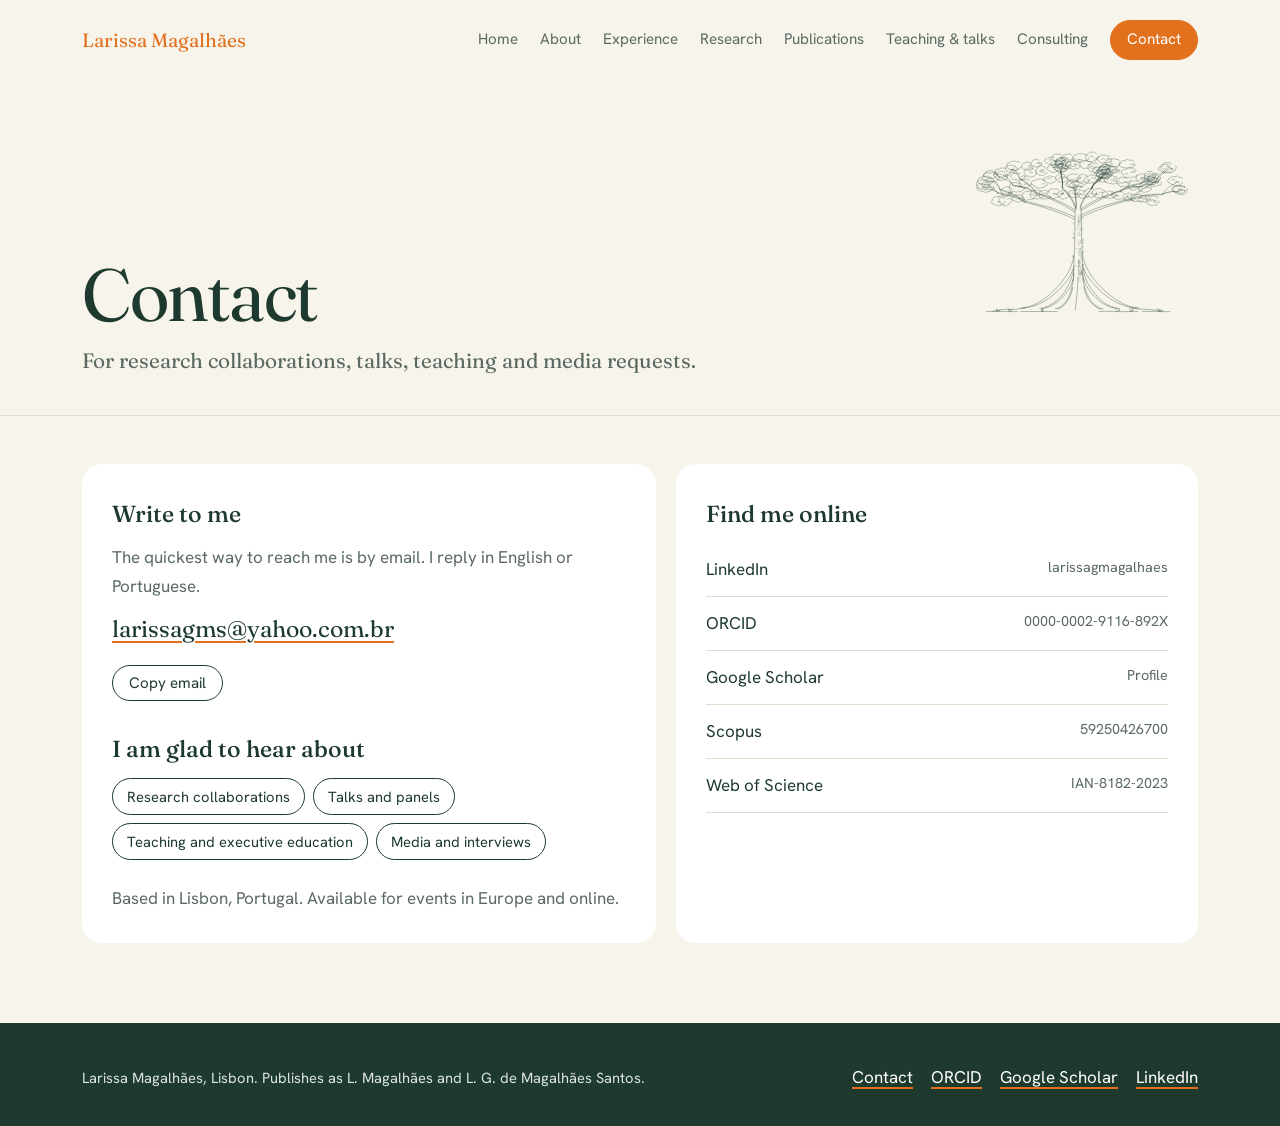
<file: contact.html>
<!DOCTYPE html>
<html lang="en">
<head>
<meta charset="utf-8">
<meta name="viewport" content="width=device-width, initial-scale=1">
<title>Contact | Larissa Magalhães</title>
<meta name="description" content="Contact Larissa Magalhães for research collaborations, talks and teaching.">
<meta name="author" content="Larissa Magalhães">
<meta property="og:title" content="Contact | Larissa Magalhães">
<meta property="og:description" content="Contact Larissa Magalhães for research collaborations, talks and teaching.">
<link rel="preconnect" href="https://fonts.googleapis.com"><link rel="preconnect" href="https://fonts.gstatic.com" crossorigin><link href="https://fonts.googleapis.com/css2?family=Fraunces:ital,opsz,wght@0,9..144,400;0,9..144,600;1,9..144,400&family=Hanken+Grotesk:wght@400;600&display=swap" rel="stylesheet">
<link rel="stylesheet" href="style.css">
</head>
<body class="p-contact">
<header class="band">
 <div class="wrap">
  <div class="site-head">
   <a class="brand" href="index.html"><span>Larissa Magalhães</span></a>
   <button class="menu-btn" aria-expanded="false" aria-controls="site-nav">Menu</button>
   <nav class="site-nav" id="site-nav" aria-label="Main"><a href="index.html">Home</a><a href="about.html">About</a><a href="experience.html">Experience</a><a href="research.html">Research</a><a href="publications.html">Publications</a><a href="teaching.html">Teaching &amp; talks</a><a href="consulting.html">Consulting</a><a href="contact.html" class="cta" aria-current="page">Contact</a></nav>
  </div>
  <div class="page-head"><div><h1>Contact</h1><p>For research collaborations, talks, teaching and media requests.</p></div><svg class="mini" viewBox="-40 -60 680 700" aria-hidden="true" fill="none" stroke-linecap="round" stroke-linejoin="round"><g class="part" id="m-roots"><path d="M287.9,300.0 L287.4,304.4 L286.7,308.9 L285.8,313.5 L284.7,318.2 L283.3,322.9 L281.7,327.7 L279.9,332.5 L277.9,337.3 L275.6,342.2 L273.2,347.1 L270.5,351.9 L267.7,356.8 L264.6,361.6 L261.4,366.4 L258.0,371.1 L254.4,375.7 L250.7,380.3 L246.8,384.9 L242.8,389.3 L238.7,393.7 L234.5,398.0 L230.2,402.2 L225.9,406.3 L221.4,410.3 L216.9,414.1 L212.2,417.9 L207.6,421.5 L202.8,424.9 L198.0,428.2 L193.1,431.3 L188.2,434.2 L183.2,436.8 L178.2,439.3 L173.2,441.5 L168.1,443.5 L163.1,445.2 L158.0,446.7 L153.0,447.9 L147.9,448.8 L143.0,449.5 L138.0,450.0"/><path d="M144.0,449.9 L150.1,449.5 L156.1,448.7 L162.1,447.6 L168.1,446.2 L174.1,444.5 L180.0,442.5 L185.8,440.2 L191.6,437.7 L197.4,434.9 L203.0,431.9 L208.5,428.7 L213.8,425.2 L219.1,421.5 L224.1,417.7 L229.0,413.7 L233.8,409.6 L238.4,405.4 L242.9,401.2 L247.3,397.0 L251.5,392.8 L255.5,388.6 L259.4,384.4 L263.0,380.2 L266.3,376.0 L269.4,371.9 L272.3,367.7 L274.8,363.7 L277.0,359.8 L279.0,356.0 L280.7,352.4 L282.1,348.9 L283.3,345.7 L284.2,342.7 L285.0,340.0"/><path d="M288.1,330.0 L287.6,336.2 L286.9,342.3 L285.8,348.3 L284.4,354.2 L282.8,359.9 L280.9,365.6 L278.8,371.1 L276.5,376.6 L274.1,381.9 L271.6,387.0 L268.9,392.1 L266.1,397.1 L263.1,401.9 L260.0,406.6 L256.8,411.1 L253.3,415.4 L249.7,419.4 L245.9,423.2 L242.0,426.7 L237.9,430.0 L233.9,433.1 L229.7,435.9 L225.6,438.6 L221.4,441.0 L217.2,443.3 L213.1,445.3 L208.9,447.0 L204.6,448.6 L200.4,449.8 L196.2,450.7 L192.0,451.2"/><path d="M198.0,451.4 L203.5,450.7 L208.9,449.6 L214.3,447.9 L219.6,445.9 L224.8,443.4 L229.9,440.6 L234.8,437.5 L239.7,434.2 L244.3,430.5 L248.9,426.7 L253.2,422.6 L257.3,418.4 L261.2,414.0 L264.8,409.5 L268.2,405.0 L271.4,400.4 L274.3,395.9 L276.9,391.4 L279.3,386.9 L281.3,382.5 L283.0,378.2 L284.3,374.0 L285.0,370.0"/><path d="M288.0,352.0 L287.5,360.7 L286.6,368.8 L285.5,376.6 L284.1,383.9 L282.6,390.8 L280.9,397.3 L279.2,403.3 L277.3,409.0 L275.2,414.4 L273.0,419.3 L270.6,423.8 L268.0,427.9 L265.3,431.7 L262.6,435.1 L259.8,438.3 L257.1,441.2 L254.2,443.8 L251.3,446.1 L248.3,448.0 L245.2,449.5 L242.1,450.6 L239.0,451.5 L236.0,452.4"/><path d="M242.0,452.4 L246.3,451.3 L250.6,449.5 L254.7,447.1 L258.6,443.9 L262.1,440.2 L265.5,436.0 L268.7,431.5 L271.9,426.8 L275.0,421.7 L277.8,416.3 L280.2,410.6 L282.2,404.6 L283.8,398.4 L285.0,392.0"/><path d="M312.8,296.0 L313.2,300.3 L313.9,304.6 L314.8,309.0 L316.0,313.5 L317.4,318.0 L319.0,322.6 L320.9,327.2 L322.9,331.9 L325.2,336.6 L327.6,341.3 L330.2,346.0 L333.0,350.8 L335.9,355.5 L339.1,360.2 L342.4,364.9 L345.8,369.6 L349.5,374.2 L353.2,378.7 L357.2,383.1 L361.3,387.5 L365.5,391.7 L369.9,395.9 L374.3,400.0 L378.8,403.9 L383.4,407.8 L388.1,411.6 L392.8,415.3 L397.5,418.9 L402.3,422.3 L407.2,425.7 L412.1,428.9 L417.0,431.9 L422.0,434.7 L427.0,437.4 L432.1,439.8 L437.2,442.0 L442.3,443.9 L447.4,445.6 L452.6,447.1 L457.7,448.2 L462.8,449.1 L467.9,449.8 L473.0,450.0"/><path d="M467.0,449.9 L460.8,449.6 L454.7,448.9 L448.6,447.9 L442.5,446.5 L436.5,444.9 L430.5,443.0 L424.5,440.8 L418.6,438.4 L412.8,435.8 L407.1,432.9 L401.4,429.8 L395.9,426.5 L390.5,423.1 L385.2,419.4 L380.0,415.6 L375.1,411.7 L370.2,407.7 L365.5,403.6 L361.0,399.4 L356.7,395.2 L352.6,390.9 L348.6,386.6 L344.8,382.4 L341.2,378.2 L337.8,374.0 L334.6,369.9 L331.7,365.9 L328.9,362.0 L326.3,358.2 L324.0,354.6 L322.0,351.1 L320.2,347.7 L318.7,344.5 L317.4,341.5 L316.5,338.6 L316.0,336.0"/><path d="M313.1,326.0 L313.7,332.0 L314.5,338.0 L315.6,344.0 L316.9,349.8 L318.4,355.6 L320.2,361.3 L322.1,366.9 L324.3,372.4 L326.7,377.8 L329.4,383.0 L332.3,388.1 L335.5,393.0 L338.8,397.7 L342.3,402.3 L345.8,406.7 L349.4,411.1 L353.0,415.3 L356.7,419.4 L360.5,423.3 L364.4,427.1 L368.5,430.6 L372.7,433.9 L376.9,436.9 L381.3,439.5 L385.8,441.9 L390.3,444.1 L394.7,445.9 L399.2,447.6 L403.7,449.0 L408.1,450.2 L412.6,451.1 L417.0,451.5"/><path d="M411.0,451.5 L405.5,450.8 L400.0,449.6 L394.6,448.1 L389.3,446.3 L383.9,444.1 L378.7,441.7 L373.5,438.9 L368.5,435.7 L363.7,432.3 L359.0,428.6 L354.6,424.7 L350.3,420.6 L346.2,416.5 L342.3,412.2 L338.5,407.9 L334.9,403.6 L331.6,399.3 L328.5,394.9 L325.7,390.5 L323.2,386.2 L321.1,381.9 L319.4,377.6 L318.0,373.6 L316.8,369.7 L316.0,366.0"/><path d="M313.1,350.0 L313.6,358.4 L314.4,366.4 L315.4,374.1 L316.6,381.3 L318.1,388.1 L319.9,394.5 L321.9,400.5 L324.1,406.2 L326.4,411.4 L328.9,416.4 L331.3,421.0 L333.9,425.3 L336.6,429.3 L339.3,432.9 L342.2,436.2 L345.2,439.2 L348.3,441.9 L351.5,444.3 L354.6,446.4 L357.9,448.3 L361.1,449.9 L364.4,451.2 L367.7,452.2 L371.0,452.7"/><path d="M365.0,452.7 L360.4,451.6 L355.9,449.7 L351.6,447.2 L347.4,444.2 L343.4,440.8 L339.4,437.1 L335.5,433.1 L331.8,428.7 L328.5,423.9 L325.6,418.6 L323.2,413.1 L321.1,407.5 L319.1,401.8 L317.3,395.9 L316.0,390.0"/><path d="M300.0,362.0 L299.8,368.3 L299.6,374.4 L299.3,380.4 L299.0,386.2 L298.7,391.9 L298.3,397.5 L297.8,402.9 L297.3,408.3 L296.8,413.5 L296.3,418.6 L295.9,423.6 L295.5,428.5 L295.0,433.3 L294.4,438.0 L293.8,442.6 L293.2,447.2 L292.6,451.6 L292.0,456.0"/><path d="M149.9,449.7 L144.9,450.4 L139.9,451.2 L135.0,452.0 L130.0,452.9 L125.0,453.7 L120.0,454.2 L114.9,454.4 L109.8,454.3 L104.7,454.1 L99.6,454.0 L94.5,454.0 L89.4,454.4 L84.2,455.0 L79.1,455.7 L73.9,456.4 L68.6,457.2 L63.3,458.0 L58.0,459.0"/><path d="M450.0,450.1 L455.0,451.0 L460.0,451.8 L465.0,452.4 L470.0,452.8 L475.1,453.0 L480.1,453.1 L485.1,453.2 L490.2,453.5 L495.3,454.0 L500.3,454.6 L505.4,455.0 L510.6,455.3 L515.7,455.4 L520.9,455.7 L526.2,456.2 L531.4,457.0 L536.7,458.0 L542.0,459.0"/><path d="M40.0,460.0 L44.7,459.9 L49.7,459.8 L54.7,459.8 L59.9,459.8 L65.1,459.8 L70.5,459.8 L75.9,459.9 L81.3,459.9 L86.7,460.0 L92.1,460.1 L97.5,460.2 L102.9,460.2 L108.1,460.2 L113.3,460.2 L118.3,460.2 L123.3,460.1 L128.0,460.0"/><path d="M138.0,460.1 L142.7,460.0 L147.5,460.0 L152.4,460.0 L157.4,460.0 L162.5,460.0 L167.7,460.0 L173.0,460.0 L178.3,460.0 L183.6,460.0 L189.0,460.0 L194.4,459.9 L199.7,459.9 L205.0,459.9 L210.3,459.9 L215.5,459.9 L220.6,460.0 L225.6,460.0 L230.5,460.0 L235.3,460.0 L240.0,460.0"/><path d="M360.0,460.1 L364.8,459.9 L369.7,459.7 L374.8,459.6 L379.9,459.5 L385.1,459.5 L390.5,459.5 L395.9,459.7 L401.3,459.9 L406.8,460.1 L412.2,460.3 L417.7,460.3 L423.2,460.4 L428.7,460.3 L434.1,460.2 L439.5,460.1 L444.9,460.1 L450.1,460.1 L455.2,460.1 L460.3,460.2 L465.2,460.1 L470.0,460.0"/><path d="M482.0,460.0 L486.8,459.8 L491.7,459.7 L496.9,459.7 L502.1,459.8 L507.4,459.9 L512.8,459.9 L518.3,459.8 L523.7,459.8 L529.2,459.9 L534.6,460.0 L539.9,460.3 L545.1,460.4 L550.3,460.4 L555.2,460.2 L560.0,460.0"/><path d="M70.0,460 l-0.4,-6.7"/><path d="M73.0,460 l-1.6,-5.8"/><path d="M76.0,460 l3.3,-5.9"/><path d="M104.0,460 l3.0,-6.5"/><path d="M107.0,460 l-4.6,-7.7"/><path d="M110.0,460 l3.5,-8.2"/><path d="M196.0,460 l4.1,-7.3"/><path d="M199.0,460 l-2.7,-6.4"/><path d="M202.0,460 l-2.2,-6.2"/><path d="M410.0,460 l-3.3,-5.6"/><path d="M413.0,460 l3.3,-5.1"/><path d="M416.0,460 l2.3,-6.4"/><path d="M448.0,460 l-0.8,-8.8"/><path d="M451.0,460 l4.0,-6.0"/><path d="M454.0,460 l1.5,-5.4"/><path d="M528.0,460 l-2.1,-8.6"/><path d="M531.0,460 l0.7,-7.1"/><path d="M534.0,460 l1.5,-5.0"/></g><g class="part" id="m-trunk"><path d="M286.9,372.0 L287.1,368.1 L287.3,364.1 L287.5,360.0 L287.7,355.9 L287.8,351.7 L287.9,347.4 L288.1,343.1 L288.2,338.7 L288.2,334.2 L288.3,329.7 L288.4,325.1 L288.6,320.5 L288.7,315.8 L288.9,311.0 L289.1,306.2 L289.3,301.3 L289.6,296.4 L289.8,291.4 L290.0,286.4 L290.2,281.3 L290.4,276.1 L290.6,270.9 L290.7,265.6 L290.8,260.3 L290.8,254.9 L290.9,249.4 L290.9,243.9 L291.0,238.4 L291.0,232.8 L291.1,227.2 L291.2,221.5 L291.3,215.7 L291.3,209.9 L291.4,204.1 L291.5,198.2 L291.6,192.2 L291.7,186.2 L291.8,180.2 L291.8,174.1 L292.0,168.0"/><path d="M314.3,372.0 L314.2,367.9 L314.0,363.8 L313.9,359.6 L313.8,355.4 L313.6,351.2 L313.4,346.9 L313.3,342.5 L313.1,338.1 L312.9,333.7 L312.7,329.2 L312.5,324.6 L312.3,320.0 L312.1,315.3 L312.0,310.6 L311.8,305.9 L311.7,301.1 L311.5,296.2 L311.4,291.3 L311.3,286.3 L311.2,281.2 L311.1,276.2 L311.0,271.0 L310.8,265.8 L310.7,260.5 L310.6,255.2 L310.4,249.8 L310.3,244.4 L310.1,238.9 L309.9,233.3 L309.7,227.7 L309.6,222.0 L309.4,216.3 L309.3,210.5 L309.2,204.6 L309.0,198.7 L309.0,192.7 L308.9,186.6 L308.8,180.5 L308.8,174.3 L309.0,168.0"/><path d="M291.0,192.5 L286.4,190.2 L281.7,188.0 L276.9,185.8 L272.1,183.8 L267.2,181.8 L262.3,179.8 L257.3,177.8 L252.4,175.9 L247.3,174.0 L242.3,172.2 L237.2,170.4 L232.2,168.7 L227.0,167.1 L221.9,165.6 L216.8,164.2 L211.6,162.8 L206.5,161.5 L201.4,160.2 L196.4,158.9 L191.4,157.6 L186.4,156.3 L181.5,155.0 L176.6,153.7 L171.8,152.6 L167.1,151.4 L162.4,150.4 L157.7,149.4 L153.2,148.5 L148.7,147.5"/><path d="M291.0,199.4 L286.4,197.1 L281.8,194.7 L277.1,192.5 L272.3,190.3 L267.4,188.1 L262.4,186.1 L257.5,184.1 L252.4,182.2 L247.4,180.3 L242.3,178.4 L237.2,176.5 L232.1,174.7 L227.0,172.9 L221.9,171.1 L216.8,169.4 L211.7,167.7 L206.6,166.1 L201.5,164.5 L196.4,163.0 L191.4,161.6 L186.4,160.2 L181.4,158.8 L176.5,157.5 L171.7,156.1 L167.0,154.8 L162.3,153.5 L157.7,152.1 L153.1,150.9 L148.7,149.6"/><path d="M309.1,186.6 L313.6,184.3 L318.3,182.0 L323.0,179.8 L327.8,177.6 L332.6,175.5 L337.5,173.4 L342.5,171.4 L347.4,169.4 L352.4,167.5 L357.5,165.7 L362.6,163.9 L367.7,162.3 L372.8,160.6 L377.9,159.1 L383.0,157.6 L388.1,156.1 L393.2,154.7 L398.3,153.3 L403.3,151.9 L408.3,150.6 L413.3,149.3 L418.2,148.0 L423.0,146.8 L427.8,145.6 L432.6,144.5 L437.3,143.4 L441.9,142.3 L446.4,141.3 L450.9,140.3"/><path d="M309.0,193.5 L313.5,191.1 L318.2,188.7 L322.9,186.4 L327.7,184.2 L332.5,182.0 L337.5,179.9 L342.5,178.0 L347.5,176.0 L352.6,174.1 L357.6,172.2 L362.7,170.3 L367.8,168.4 L372.9,166.5 L377.9,164.6 L383.0,162.8 L388.1,161.0 L393.1,159.3 L398.2,157.7 L403.2,156.1 L408.3,154.6 L413.2,153.2 L418.2,151.7 L423.1,150.3 L427.9,148.9 L432.6,147.6 L437.3,146.2 L441.9,144.9 L446.5,143.7 L450.9,142.4"/><path d="M291.0,173.0 L286.7,170.0 L282.3,167.0 L277.8,164.1 L273.3,161.2 L268.6,158.5 L263.9,155.9 L259.0,153.4 L254.1,151.1 L249.1,148.9 L244.2,146.8 L239.2,144.7 L234.2,142.6 L229.3,140.5 L224.5,138.4 L219.6,136.4 L214.7,134.6 L209.9,132.8 L205.1,131.2 L200.4,129.6 L195.8,128.1 L191.2,126.6 L186.8,125.2 L182.5,123.8"/><path d="M291.0,179.1 L286.6,176.0 L282.2,173.0 L277.7,170.1 L273.1,167.2 L268.5,164.4 L263.8,161.7 L258.9,159.0 L254.1,156.4 L249.2,154.0 L244.2,151.5 L239.3,149.1 L234.4,146.8 L229.4,144.5 L224.5,142.3 L219.6,140.1 L214.7,138.1 L209.9,136.1 L205.1,134.3 L200.4,132.4 L195.8,130.7 L191.2,128.9 L186.8,127.2 L182.5,125.6"/><path d="M309.0,169.0 L313.2,165.9 L317.5,163.0 L322.0,160.1 L326.5,157.4 L331.1,154.7 L335.8,152.1 L340.5,149.5 L345.3,147.0 L350.1,144.6 L354.9,142.3 L359.8,140.0 L364.7,137.9 L369.6,135.8 L374.5,133.8 L379.3,131.9 L384.2,130.1 L389.0,128.4 L393.8,126.7 L398.5,125.0 L403.1,123.4 L407.7,121.8 L412.1,120.2 L416.4,118.7 L420.7,117.2"/><path d="M309.0,175.0 L313.2,171.9 L317.5,168.9 L322.0,166.0 L326.5,163.1 L331.1,160.3 L335.8,157.6 L340.5,155.0 L345.3,152.4 L350.1,149.9 L355.0,147.4 L359.9,145.0 L364.8,142.7 L369.7,140.4 L374.6,138.2 L379.4,136.1 L384.3,133.9 L389.1,131.9 L393.8,129.8 L398.5,127.9 L403.1,125.9 L407.6,124.1 L412.0,122.3 L416.4,120.6 L420.7,119.0"/><path d="M294.1,165.5 L291.9,159.6 L289.4,154.0 L286.8,148.6 L284.1,143.5 L281.1,138.6 L277.8,134.1 L274.5,129.9 L271.2,125.8 L268.0,121.9 L264.7,118.3 L261.4,115.0 L258.4,111.8 L255.7,108.7"/><path d="M294.0,170.5 L292.1,164.9 L289.9,159.6 L287.6,154.4 L285.0,149.4 L282.2,144.7 L279.2,140.1 L276.1,135.8 L273.0,131.7 L269.8,127.7 L266.7,123.9 L263.8,120.2 L261.0,116.6 L258.3,113.3 L255.7,110.2"/><path d="M306.1,165.5 L307.8,159.2 L309.9,153.2 L312.2,147.5 L315.0,142.3 L317.9,137.3 L321.0,132.6 L324.1,128.2 L327.3,124.1 L330.5,120.3 L333.6,116.7 L336.3,113.3 L338.8,110.0"/><path d="M306.0,170.5 L307.5,164.6 L309.4,158.9 L311.7,153.6 L314.3,148.4 L317.0,143.5 L319.7,138.8 L322.5,134.2 L325.3,129.9 L328.1,125.8 L331.0,121.9 L333.8,118.3 L336.4,114.8 L338.8,111.5"/><path d="M294.0,166.0 L294.7,158.9 L294.8,152.6 L294.6,147.0 L294.2,142.0 L293.8,137.6 L293.2,133.7 L292.5,130.4 L292.0,127.4"/><path d="M294.0,170.0 L294.7,162.8 L295.0,156.3 L294.8,150.4 L294.0,145.1 L293.2,140.3 L293.0,135.9 L292.6,132.0 L292.0,128.6"/></g><g class="part" id="m-bark"><path d="M305.0,288.7 q-0.7,7.3 0.6,14.5"/><path d="M301.2,194.9 q0.4,6.0 -0.3,12.0"/><path d="M309.7,202.3 q0.2,4.2 0.1,8.5"/><path d="M306.0,258.0 q0.9,5.6 -0.4,11.2"/><path d="M301.9,313.2 q0.3,5.0 -0.2,10.0"/><path d="M308.0,238.8 q-0.1,3.4 0.6,6.7"/><path d="M299.9,365.3 q-0.5,4.1 0.5,8.1"/><path d="M309.6,343.8 q-0.7,4.8 0.4,9.7"/><path d="M306.3,310.9 q0.3,7.9 -0.6,15.9"/><path d="M302.6,332.0 q0.9,6.3 -0.4,12.6"/><path d="M300.3,201.5 q-0.5,5.8 0.1,11.5"/><path d="M301.4,313.5 q-0.5,6.2 -0.0,12.3"/><path d="M309.2,348.4 q-0.2,3.5 -0.3,6.9"/><path d="M308.3,180.7 q-0.5,6.2 0.3,12.4"/><path d="M304.1,282.6 q-0.8,3.0 0.5,6.1"/><path d="M305.5,348.1 q0.2,7.2 -0.4,14.3"/><path d="M302.7,203.7 q0.6,7.5 0.4,15.0"/><path d="M301.5,347.2 q-0.8,4.2 0.3,8.5"/><path d="M303.9,344.4 q-0.7,6.1 0.5,12.2"/><path d="M310.7,340.8 q0.8,7.1 -0.6,14.1"/><path d="M303.0,317.0 q0.6,7.7 0.4,15.3"/><path d="M302.2,330.8 q-0.8,6.9 0.4,13.9"/><path d="M301.7,339.7 q-0.1,7.1 -0.2,14.2"/><path d="M301.7,327.9 q-0.6,3.1 -0.2,6.2"/><path d="M310.6,340.8 q0.3,4.4 -0.1,8.8"/><path d="M305.4,362.5 q-0.8,7.7 0.6,15.4"/><path d="M310.6,213.2 q-0.8,4.3 -0.1,8.7"/><path d="M302.8,315.5 q0.0,6.0 -0.1,12.1"/><path d="M302.1,287.2 q-1.0,6.5 0.5,13.1"/><path d="M307.6,280.2 q0.3,6.7 -0.2,13.4"/><path d="M307.0,193.0 q-0.4,4.7 0.4,9.3"/><path d="M302.6,313.9 q-0.2,4.5 -0.1,9.1"/><path d="M300.5,235.0 q0.9,5.1 0.2,10.2"/><path d="M306.4,347.9 q0.1,4.5 -0.6,9.0"/><path d="M304.2,233.4 q0.3,5.9 -0.0,11.8"/><path d="M301.6,262.2 q0.8,5.4 0.4,10.7"/><path d="M300.0,211.6 q0.3,5.6 -0.2,11.2"/><path d="M308.0,332.2 q-0.6,6.4 -0.4,12.7"/><path d="M301.9,184.5 q0.7,5.4 -0.5,10.8"/><path d="M306.6,257.1 q0.4,4.0 -0.0,7.9"/><path d="M306.9,225.4 q0.5,3.0 0.3,6.1"/><path d="M304.1,199.8 q0.9,3.9 0.0,7.8"/><path d="M302.0,189.3 q-0.1,7.2 0.4,14.5"/><path d="M310.9,304.2 q0.9,6.0 0.5,12.0"/><path d="M307.6,294.0 q0.7,5.5 0.1,11.0"/><path d="M307.9,346.9 q-0.5,5.4 -0.3,10.7"/><path d="M312.5,290.6 l4.5,1.5 l-4.5,1.8"/><path d="M312.5,288.8 l4.5,1.5 l-4.5,1.8"/><path d="M311.8,258.1 l4.5,1.5 l-4.5,1.8"/><path d="M311.2,224.5 l4.5,1.5 l-4.5,1.8"/><path d="M289.1,238.4 l-4.5,1.5 l4.5,1.8"/><path d="M289.4,208.7 l-4.5,1.5 l4.5,1.8"/><path d="M288.9,248.8 l-4.5,1.5 l4.5,1.8"/><path d="M288.2,301.9 l-4.5,1.5 l4.5,1.8"/><path d="M311.8,254.0 l4.5,1.5 l-4.5,1.8"/><path d="M312.2,275.0 l4.5,1.5 l-4.5,1.8"/><path d="M310.6,196.2 l4.5,1.5 l-4.5,1.8"/><path d="M288.9,249.9 l-4.5,1.5 l4.5,1.8"/><path d="M313.2,326.5 l4.5,1.5 l-4.5,1.8"/><path d="M312.0,264.2 l4.5,1.5 l-4.5,1.8"/><path d="M292.0,226.0 L294.7,226.8 L297.5,227.3 L300.5,227.4 L303.5,227.5 L306.4,226.9 L309.0,226.0"/><path d="M292.0,280.9 L294.6,281.9 L297.5,282.2 L300.5,282.4 L303.5,282.5 L306.4,281.8 L309.0,281.0"/><path d="M292.0,330.0 L294.6,330.9 L297.5,331.3 L300.5,331.5 L303.5,331.3 L306.4,330.9 L309.0,330.0"/></g><g class="part" id="m-crown"><path d="M148.7,146.7 L143.9,143.9 L139.0,141.2 L134.0,138.8 L128.9,136.7 L123.6,134.9 L118.3,133.2 L113.1,131.6 L107.9,129.9 L102.7,128.5 L97.5,127.3 L92.4,126.4 L87.3,125.6 L82.4,124.9 L77.6,124.1 L73.0,123.6"/><path d="M148.7,150.5 L143.9,147.7 L139.0,145.1 L134.0,142.5 L128.9,140.2 L123.7,138.1 L118.4,136.4 L113.0,134.8 L107.8,133.2 L102.6,131.5 L97.4,129.9 L92.3,128.6 L87.3,127.5 L82.4,126.5 L77.6,125.6 L73.0,124.7"/><path d="M72.9,124.2 L68.6,121.0 L64.0,118.6 L59.3,117.0 L54.7,115.7 L50.0,114.9 L45.5,114.7 L41.0,115.0 L36.9,115.3"/><path d="M72.9,124.2 L68.5,120.2 L63.7,116.8 L58.8,114.0 L53.8,111.6 L48.7,109.7 L43.6,108.3 L38.7,107.1 L34.0,106.0 L29.5,105.4"/><path d="M72.9,124.2 L69.0,119.0 L64.9,114.5 L60.5,110.5 L55.9,107.2 L51.1,104.5 L46.4,102.5 L41.9,100.8 L37.9,99.1"/><path d="M148.6,146.7 L144.4,143.3 L140.1,140.0 L135.6,136.9 L131.0,134.1 L126.2,131.5 L121.4,129.1 L116.5,126.8 L111.7,124.7 L106.9,122.7 L102.0,120.9 L97.3,119.4 L92.6,118.0 L88.0,116.7 L83.6,115.4 L79.3,114.2"/><path d="M148.7,150.5 L144.4,147.1 L140.0,143.9 L135.5,140.7 L131.0,137.6 L126.3,134.7 L121.5,132.1 L116.6,129.8 L111.6,127.7 L106.7,125.7 L101.9,123.6 L97.2,121.6 L92.6,119.7 L88.1,118.1 L83.6,116.6 L79.3,115.4"/><path d="M79.3,114.8 L76.6,108.4 L73.6,102.7 L70.4,97.4 L67.0,92.8 L63.2,88.9 L59.4,85.6 L55.9,82.7 L52.8,80.0"/><path d="M79.3,114.8 L76.6,109.4 L73.4,104.9 L69.9,101.1 L66.4,97.6 L62.9,94.6 L59.3,92.2 L55.9,90.3 L52.8,88.7"/><path d="M450.9,139.5 L456.0,137.7 L461.3,136.1 L466.5,134.7 L471.9,133.5 L477.2,132.3 L482.6,131.3 L488.0,130.4 L493.3,129.6 L498.7,129.0 L504.0,128.4 L509.3,128.0 L514.5,127.7 L519.7,127.4 L524.8,127.3 L529.8,127.3 L534.6,127.3 L539.4,127.4"/><path d="M450.9,143.2 L456.0,141.4 L461.2,139.7 L466.5,138.2 L471.8,136.9 L477.2,135.8 L482.6,134.7 L488.0,133.7 L493.3,132.7 L498.7,131.8 L504.0,131.0 L509.3,130.3 L514.5,129.9 L519.7,129.5 L524.8,129.2 L529.8,129.0 L534.6,128.8 L539.4,128.6"/><path d="M539.4,128.0 L544.8,125.5 L550.4,123.6 L556.0,122.0 L561.6,120.7 L567.2,119.8 L572.8,119.6 L578.2,119.8 L583.5,120.2 L588.5,120.6"/><path d="M539.4,128.0 L543.0,122.6 L546.9,117.8 L551.1,113.4 L555.5,109.5 L560.0,106.2 L564.5,103.2 L568.9,100.6 L573.2,98.4 L577.2,96.4"/><path d="M539.3,127.9 L544.4,125.4 L549.7,123.5 L555.0,122.2 L560.3,121.3 L565.6,120.5 L570.8,120.0 L575.9,120.0 L580.8,120.5 L585.6,121.0"/><path d="M450.9,139.5 L454.7,135.3 L458.6,131.2 L462.7,127.3 L466.9,123.6 L471.2,119.9 L475.6,116.5 L480.2,113.3 L484.9,110.4 L489.6,107.7 L494.2,105.1 L498.8,102.6 L503.3,100.1 L507.7,97.7 L512.0,95.4 L516.1,93.3 L520.1,91.4"/><path d="M450.9,143.3 L454.4,139.3 L458.2,135.5 L462.0,131.8 L466.0,128.2 L470.1,124.7 L474.2,121.3 L478.5,118.1 L482.8,115.0 L487.1,112.0 L491.5,109.3 L495.8,106.6 L500.1,104.0 L504.4,101.5 L508.5,99.1 L512.5,96.8 L516.3,94.5 L520.1,92.5"/><path d="M520.1,91.9 L523.2,86.7 L526.6,81.9 L530.4,77.5 L534.4,73.6 L538.5,70.1 L542.6,67.0 L546.7,64.1 L550.6,61.4 L554.4,59.0 L557.9,57.0"/><path d="M520.1,92.0 L522.8,85.8 L525.9,80.3 L529.4,75.5 L533.1,71.3 L536.9,67.8 L540.6,64.6 L544.1,61.7 L547.4,59.4"/><path d="M182.5,123.1 L179.2,118.2 L175.6,113.7 L171.9,109.4 L168.0,105.4 L163.9,101.8 L159.6,98.6 L155.3,95.6 L151.1,92.7 L146.9,90.0 L142.9,87.7 L139.0,85.6 L135.3,83.5"/><path d="M182.5,126.4 L179.2,121.5 L175.6,116.9 L171.8,112.5 L167.9,108.5 L163.7,104.7 L159.5,101.1 L155.3,97.8 L151.1,94.7 L147.0,91.8 L142.9,89.2 L139.0,86.8 L135.3,84.5"/><path d="M135.4,84.0 L133.7,78.5 L132.0,73.7 L129.7,69.5 L127.1,66.2 L124.9,62.9 L122.7,60.2 L120.2,58.2 L118.2,56.5"/><path d="M135.3,84.0 L132.7,79.1 L129.9,74.7 L127.0,71.0 L123.8,67.7 L120.5,65.2 L117.1,63.2 L114.0,61.6 L111.2,60.2"/><path d="M182.5,123.1 L177.5,120.2 L172.5,117.5 L167.4,114.9 L162.2,112.5 L156.9,110.4 L151.6,108.6 L146.1,107.2 L140.8,106.1 L135.5,105.1 L130.3,104.2 L125.2,103.4 L120.3,102.6 L115.6,101.9"/><path d="M182.5,126.4 L178.0,123.5 L173.3,121.0 L168.5,118.5 L163.7,116.2 L158.8,114.1 L153.8,112.2 L148.8,110.6 L143.8,109.2 L138.9,107.8 L134.0,106.6 L129.2,105.5 L124.5,104.5 L120.0,103.7 L115.6,102.9"/><path d="M115.6,102.4 L111.9,97.7 L107.8,93.8 L103.3,90.7 L99.0,87.8 L94.8,85.2 L90.4,83.5 L86.1,82.3 L82.2,81.2"/><path d="M115.4,102.5 L112.4,96.6 L109.1,91.2 L105.3,86.6 L101.4,82.5 L97.4,79.1 L93.3,76.2 L89.6,73.6 L86.1,71.4"/><path d="M420.7,116.5 L425.6,114.1 L430.7,112.0 L435.8,110.3 L441.1,109.0 L446.3,107.9 L451.5,106.8 L456.7,106.1 L461.9,105.9 L467.0,105.9 L471.9,105.8 L476.7,105.6 L481.4,105.8"/><path d="M420.7,119.7 L425.7,117.4 L430.7,115.4 L435.8,113.4 L441.0,111.6 L446.2,110.3 L451.5,109.5 L456.8,108.9 L461.9,108.2 L467.0,107.5 L471.9,107.0 L476.7,106.8 L481.4,106.8"/><path d="M481.4,106.3 L485.0,102.3 L488.8,99.0 L492.7,96.1 L496.7,93.8 L500.8,92.3 L504.8,91.1 L508.6,90.2 L512.3,89.7"/><path d="M481.4,106.3 L485.6,103.6 L490.1,101.8 L494.5,100.3 L498.9,99.3 L503.4,99.2 L507.7,99.6 L511.9,99.9 L515.9,100.5"/><path d="M420.6,116.4 L425.3,113.4 L430.1,110.6 L435.0,108.1 L439.9,105.7 L444.9,103.8 L450.0,102.2 L455.2,101.0 L460.2,99.8 L465.1,98.8 L469.9,97.9 L474.6,97.4 L479.1,96.8"/><path d="M420.7,119.8 L425.3,116.6 L429.9,113.5 L434.8,110.9 L440.0,108.8 L445.1,107.0 L450.1,105.0 L455.1,103.0 L460.1,101.5 L465.1,100.5 L470.0,99.7 L474.6,98.7 L479.1,97.8"/><path d="M479.1,97.3 L483.5,94.1 L488.3,91.8 L493.1,90.2 L497.9,88.8 L502.6,87.9 L507.3,87.8 L511.8,88.1 L516.1,88.3"/><path d="M479.1,97.3 L482.7,94.9 L486.4,93.3 L490.1,92.1 L493.8,91.4 L497.4,91.2 L501.0,91.5 L504.5,92.1 L507.8,93.0"/><path d="M479.1,97.3 L481.7,93.1 L484.6,89.8 L487.9,87.2 L491.0,84.9 L494.0,82.9 L497.2,81.7 L500.2,80.8 L503.0,80.3"/><path d="M255.7,108.0 L256.3,100.6 L256.3,93.8 L255.8,87.8 L255.2,82.4 L254.4,77.6 L253.4,73.3 L252.6,69.5 L252.1,66.1"/><path d="M255.6,110.8 L256.1,103.3 L256.2,96.4 L256.2,90.1 L255.7,84.4 L254.4,79.4 L253.2,74.8 L252.6,70.7 L252.1,67.0"/><path d="M252.2,66.5 L252.2,62.0 L252.3,58.2 L252.8,55.0 L253.5,52.4 L254.2,50.3 L254.8,48.6 L255.6,47.4 L256.1,46.5"/><path d="M252.0,66.5 L252.2,61.5 L252.9,57.2 L253.6,53.5 L254.3,50.3 L255.2,47.7 L256.4,45.6 L257.4,43.9 L258.1,42.5"/><path d="M252.1,66.5 L251.2,62.0 L249.9,58.2 L248.5,54.9 L247.0,52.3 L245.4,50.1 L243.8,48.5 L242.2,47.2 L240.9,46.3"/><path d="M255.6,108.0 L256.0,102.0 L256.0,96.6 L255.8,92.0 L255.2,87.9 L254.3,84.5 L253.5,81.6 L252.8,79.0 L252.4,76.9"/><path d="M255.6,110.8 L256.1,104.7 L256.2,99.2 L255.5,94.4 L254.8,90.1 L254.4,86.3 L253.8,82.9 L252.9,80.2 L252.4,77.7"/><path d="M252.5,77.3 L252.5,73.3 L252.3,70.0 L251.9,67.4 L251.5,65.3 L251.1,63.7 L250.8,62.5 L250.5,61.6 L250.1,61.2"/><path d="M252.3,77.3 L252.1,73.5 L252.2,70.3 L252.2,67.8 L252.0,65.8 L252.2,64.4 L252.5,63.4 L252.7,62.8 L252.8,62.5"/><path d="M338.8,109.4 L341.3,104.5 L344.1,100.5 L347.2,97.1 L350.3,94.3 L353.4,91.9 L356.6,90.1 L359.7,88.8 L362.5,87.7"/><path d="M338.8,112.1 L341.3,107.3 L344.1,103.0 L347.0,99.3 L350.2,96.3 L353.5,93.8 L356.7,91.7 L359.6,89.8 L362.5,88.5"/><path d="M362.5,88.2 L363.6,84.8 L364.8,82.1 L366.2,80.0 L367.8,78.7 L369.4,77.9 L370.8,77.3 L372.2,77.0 L373.6,77.2"/><path d="M362.4,88.1 L363.3,84.2 L364.6,81.0 L365.9,78.5 L367.2,76.4 L368.4,74.7 L369.8,73.5 L371.1,72.8 L372.4,72.5"/><path d="M362.5,88.2 L363.8,85.1 L365.2,82.6 L366.9,80.9 L368.7,79.8 L370.3,79.1 L371.9,78.6 L373.5,78.7 L374.9,79.1"/><path d="M338.8,109.4 L340.8,103.9 L343.2,99.1 L345.8,95.0 L348.6,91.4 L351.4,88.4 L354.3,85.9 L357.1,83.9 L359.6,82.3"/><path d="M338.9,112.1 L340.7,106.5 L343.1,101.6 L345.8,97.3 L348.6,93.5 L351.6,90.4 L354.5,87.7 L357.1,85.1 L359.6,83.2"/><path d="M359.5,82.7 L360.9,78.9 L362.6,75.8 L364.4,73.3 L366.3,71.4 L368.3,70.1 L370.2,69.0 L371.9,68.3 L373.6,68.0"/><path d="M359.5,82.8 L359.5,78.7 L359.9,75.4 L360.3,72.7 L360.7,70.5 L361.2,68.9 L361.7,67.6 L362.2,66.8 L362.6,66.3"/><path d="M338.8,109.4 L341.6,103.6 L345.0,98.7 L348.7,94.5 L352.4,90.7 L356.2,87.5 L360.1,84.9 L363.7,82.7 L367.1,80.9"/><path d="M338.9,112.2 L341.8,106.4 L344.8,101.1 L348.5,96.6 L352.4,92.8 L356.2,89.3 L360.1,86.5 L363.8,84.0 L367.1,81.7"/><path d="M367.1,81.3 L368.3,76.9 L370.0,73.2 L371.9,70.2 L373.7,67.6 L375.6,65.5 L377.6,64.0 L379.4,62.9 L381.1,62.1"/><path d="M367.1,81.4 L369.3,77.9 L371.6,75.0 L374.2,72.8 L376.9,71.3 L379.6,70.3 L382.1,69.6 L384.6,69.2 L387.0,69.2"/><path d="M292.1,128.0 L292.2,123.2 L291.7,119.1 L291.1,115.6 L290.6,112.7 L289.9,110.3 L289.1,108.3 L288.7,106.7 L288.0,105.6"/><path d="M292.1,128.0 L292.1,123.4 L292.4,119.4 L293.0,116.2 L293.6,113.4 L294.1,111.1 L294.9,109.3 L295.6,108.0 L296.3,107.0"/><path d="M292.0,128.0 L291.4,123.5 L290.8,119.7 L289.8,116.4 L288.3,114.0 L287.1,111.9 L286.0,110.1 L284.9,108.9 L283.9,108.0"/><path d="M49.8,98.5 Q48.1,92.2 39.9,94.8 Q33.0,91.6 28.1,96.6 Q18.8,95.4 17.9,99.8 Q13.0,101.9 15.5,105.8 Q11.0,109.1 13.5,111.9 Q12.9,115.8 22.6,116.1 Q24.0,121.6 32.3,119.6 Q39.6,126.5 45.0,120.1 Q53.5,121.0 54.2,115.6 Q60.8,113.8 61.0,110.4 Q63.8,107.1 60.1,104.0"/><path d="M44.5,107.6 q5.5,-4.9 10.9,0"/><path d="M29.7,109.4 q5.1,-4.6 10.2,0"/><path d="M28.2,108.1 q4.3,-3.8 8.5,0"/><path d="M41.9,91.2 Q39.1,86.2 31.8,88.2 Q24.5,82.6 20.6,89.5 Q13.4,89.7 12.8,94.5 Q10.1,97.2 13.1,101.1 Q11.0,104.5 15.2,106.7 Q15.2,111.1 21.9,110.8 Q25.3,116.2 31.3,112.2 Q39.2,116.0 41.4,110.8 Q47.9,109.8 47.1,105.3 Q49.5,102.2 46.9,98.9"/><path d="M24.5,100.4 q5.8,-5.2 11.6,0"/><path d="M50.4,79.1 Q47.0,73.5 38.1,77.5 Q29.9,73.9 26.5,79.5 Q17.7,80.0 18.4,84.9 Q13.9,88.5 15.5,92.3 Q15.9,96.6 23.2,98.6 Q24.5,104.9 35.2,100.3 Q42.6,104.5 47.3,100.1 Q56.8,100.6 56.1,95.0 Q62.6,92.0 60.6,87.9"/><path d="M37.4,87.6 q4.6,-4.2 9.2,0"/><path d="M48.7,92.4 q3.4,-3.1 6.8,0"/><path d="M40.8,91.3 q3.7,-3.4 7.5,0"/><path d="M65.6,66.2 Q65.7,62.5 60.0,62.8 Q56.9,58.7 51.5,61.5 Q45.0,58.9 42.5,62.7 Q38.6,64.0 38.6,67.3 Q31.9,69.1 32.9,71.8 Q31.3,75.0 35.9,77.2 Q37.2,80.0 45.2,79.1 Q47.6,84.4 53.2,81.5 Q60.5,85.8 62.7,80.6 Q67.5,79.5 68.0,76.1 Q72.8,74.2 71.1,71.3"/><path d="M61.0,69.7 q5.8,-5.2 11.5,0"/><path d="M63.4,71.4 q4.5,-4.0 9.0,0"/><path d="M64.4,68.1 Q59.9,63.1 50.9,67.8 Q39.8,63.9 36.1,68.4 Q31.0,71.4 32.5,76.6 Q27.4,81.2 30.3,85.0 Q31.6,90.1 42.5,90.0 Q47.9,95.8 56.3,91.1 Q68.7,95.4 70.5,88.5 Q78.9,86.0 76.6,80.6 Q78.7,76.2 71.7,72.8"/><path d="M44.1,83.7 q5.7,-5.1 11.4,0"/><path d="M604.0,107.1 Q601.2,103.5 592.4,105.5 Q586.1,100.3 581.6,106.1 Q572.6,104.8 572.2,109.2 Q568.2,111.6 568.9,114.9 Q567.8,118.1 571.4,120.6 Q572.1,124.5 579.6,124.6 Q583.6,130.9 590.8,127.3 Q600.8,131.0 603.3,125.2 Q609.5,123.6 607.5,118.8 Q612.4,115.7 610.2,112.5"/><path d="M593.4,117.8 q5.8,-5.2 11.6,0"/><path d="M585.1,114.0 q5.9,-5.3 11.7,0"/><path d="M596.1,83.1 Q595.4,78.8 586.7,79.3 Q583.0,72.8 575.4,77.7 Q567.7,75.4 564.6,80.1 Q556.7,80.7 556.9,84.9 Q553.2,87.9 554.5,91.3 Q553.9,94.9 561.4,96.6 Q562.2,101.0 570.0,100.1 Q575.0,106.8 581.4,102.3 Q590.3,104.4 593.1,99.6 Q597.2,97.3 595.6,92.9"/><path d="M575.6,92.7 q5.2,-4.6 10.3,0"/><path d="M576.9,94.8 q4.3,-3.9 8.7,0"/><path d="M565.3,87.4 q4.2,-3.8 8.5,0"/><path d="M603.6,109.0 Q604.3,105.2 596.3,105.5 Q593.4,102.2 586.6,104.8 Q579.8,100.6 576.6,104.7 Q568.9,104.1 569.0,108.2 Q564.7,110.0 566.2,113.0 Q564.8,115.3 570.2,117.2 Q569.5,120.2 574.2,121.1 Q575.8,124.6 582.8,122.3 Q589.2,129.1 592.8,124.2 Q600.4,125.1 601.5,121.1 Q604.6,119.3 602.0,115.9"/><path d="M582.7,116.4 q5.0,-4.5 10.0,0"/><path d="M586.5,116.2 q4.0,-3.6 8.1,0"/><path d="M566.4,41.9 Q560.4,34.4 552.8,38.2 Q541.8,36.5 540.1,43.6 Q534.3,47.3 536.0,52.4 Q534.6,57.8 540.9,61.2 Q542.5,68.7 555.4,63.8 Q565.5,70.5 569.7,62.7 Q576.8,60.6 577.1,55.3 Q580.9,51.1 576.2,47.1"/><path d="M564.6,56.8 q3.0,-2.7 6.1,0"/><path d="M550.6,49.0 q3.1,-2.8 6.2,0"/><path d="M560.4,55.0 q3.1,-2.8 6.3,0"/><path d="M560.9,48.8 Q558.8,41.0 548.2,43.8 Q538.0,40.2 535.4,48.6 Q527.4,51.0 527.8,55.2 Q527.2,59.6 534.8,62.2 Q538.8,69.0 548.6,66.3 Q561.3,70.0 563.2,62.2 Q568.0,58.7 565.9,54.1"/><path d="M542.0,56.6 q4.8,-4.3 9.6,0"/><path d="M553.0,53.4 q5.0,-4.5 10.1,0"/><path d="M135.1,38.2 Q134.5,33.5 124.9,36.0 Q120.3,29.4 114.2,35.3 Q107.1,33.6 105.8,38.7 Q98.3,38.9 99.2,42.4 Q96.6,44.6 98.9,47.3 Q97.7,50.1 100.4,52.2 Q100.5,55.8 106.0,56.7 Q108.9,60.7 116.5,57.7 Q123.8,63.0 127.4,57.8 Q134.3,58.2 133.8,53.4 Q141.3,52.3 140.3,49.2"/><path d="M119.1,50.9 q3.2,-2.8 6.3,0"/><path d="M122.5,47.3 Q121.2,42.7 113.1,46.9 Q107.6,43.2 104.0,46.2 Q96.4,45.2 96.8,49.8 Q93.0,51.8 94.5,55.0 Q93.4,57.7 96.8,60.0 Q96.4,64.0 102.0,64.5 Q105.1,67.9 111.5,64.5 Q119.0,69.4 121.1,64.5 Q125.1,63.2 124.0,59.1 Q130.6,57.1 129.5,54.5"/><path d="M110.5,57.6 q3.9,-3.5 7.9,0"/><path d="M108.4,59.4 q4.4,-4.0 8.8,0"/><path d="M92.8,65.4 Q90.0,60.8 83.3,63.0 Q77.0,59.6 73.8,65.2 Q64.5,64.4 63.1,68.0 Q58.5,71.1 61.1,75.2 Q59.6,78.9 68.2,80.6 Q68.6,85.5 74.6,85.9 Q79.1,92.3 85.7,86.7 Q94.2,89.4 96.3,84.0 Q102.0,82.3 100.2,77.6 Q103.3,74.5 99.6,71.3"/><path d="M74.2,78.6 q3.5,-3.2 7.0,0"/><path d="M87.5,75.6 q5.8,-5.2 11.5,0"/><path d="M96.7,56.1 Q92.9,51.2 85.9,53.7 Q79.2,50.8 76.6,57.5 Q65.3,55.2 65.5,59.5 Q62.3,61.8 66.1,65.6 Q64.2,68.3 67.5,70.6 Q67.8,73.6 72.4,75.0 Q73.4,80.2 80.3,79.0 Q85.4,83.0 90.8,77.2 Q97.6,78.5 99.8,75.1 Q106.5,74.3 105.8,70.9 Q110.1,68.4 108.6,65.5"/><path d="M72.6,71.2 q5.0,-4.5 10.0,0"/><path d="M94.6,72.1 q3.3,-3.0 6.6,0"/><path d="M528.9,72.6 Q526.3,64.8 511.4,70.6 Q498.5,67.5 495.6,73.7 Q485.3,76.7 487.4,81.4 Q488.5,85.6 499.5,87.6 Q503.1,98.9 515.7,92.1 Q529.6,94.5 530.7,86.5 Q535.0,82.9 533.4,78.6"/><path d="M508.9,81.9 q3.2,-2.9 6.3,0"/><path d="M498.5,78.7 q4.5,-4.0 9.0,0"/><path d="M529.4,85.1 Q526.9,80.1 518.7,82.5 Q511.5,77.7 507.2,83.6 Q498.6,83.0 498.4,87.7 Q496.1,90.4 498.5,93.9 Q494.9,97.6 498.1,100.1 Q499.6,103.7 507.0,103.9 Q511.0,108.3 517.7,104.6 Q524.2,106.2 526.6,101.8 Q536.0,101.9 535.5,98.1 Q538.8,95.1 535.1,91.8"/><path d="M511.3,95.7 q4.7,-4.2 9.4,0"/><path d="M526.7,76.2 Q525.1,71.0 518.4,73.1 Q512.0,68.6 508.3,73.9 Q500.4,73.0 500.8,77.9 Q498.4,80.2 500.6,83.5 Q497.4,86.7 499.8,89.1 Q499.7,93.0 508.0,92.3 Q510.8,96.3 516.8,92.8 Q522.8,95.2 525.2,91.6 Q530.6,90.9 530.2,87.5 Q534.9,85.2 534.0,82.5"/><path d="M520.0,86.2 q3.3,-2.9 6.5,0"/><path d="M522.8,82.9 Q521.7,79.7 515.6,79.6 Q511.8,74.6 505.5,78.6 Q496.3,74.9 494.3,79.5 Q489.4,80.9 490.2,84.6 Q486.6,86.7 487.2,89.2 Q486.8,92.0 490.9,93.9 Q491.3,97.3 499.5,96.5 Q502.7,103.0 509.3,99.8 Q517.4,103.1 519.3,96.8 Q528.7,97.2 528.2,93.4 Q529.4,91.0 526.9,88.1"/><path d="M504.9,86.0 q5.7,-5.1 11.4,0"/><path d="M518.4,93.4 q4.7,-4.2 9.4,0"/><path d="M512.4,66.2 Q509.5,59.9 502.4,63.7 Q495.5,61.3 493.1,67.2 Q486.9,69.2 488.5,74.2 Q485.9,78.9 490.7,82.1 Q492.5,87.3 499.3,86.8 Q505.7,91.1 510.8,87.4 Q517.6,86.4 517.3,80.0 Q524.0,75.6 520.2,71.0"/><path d="M509.0,74.9 q4.0,-3.6 8.0,0"/><path d="M509.2,80.3 q5.9,-5.3 11.8,0"/><path d="M274.7,32.0 Q272.6,26.3 261.1,28.2 Q253.0,23.3 247.1,30.0 Q236.0,29.6 236.4,34.9 Q232.6,38.6 235.6,42.6 Q233.6,48.3 242.2,49.9 Q246.8,56.3 257.5,52.0 Q271.4,58.1 273.2,49.5 Q280.5,46.7 279.9,41.5"/><path d="M243.3,43.1 q5.8,-5.2 11.7,0"/><path d="M248.2,43.8 q5.5,-4.9 11.0,0"/><path d="M244.4,44.2 q5.4,-4.8 10.8,0"/><path d="M274.4,29.6 Q273.0,25.7 266.2,25.6 Q262.6,18.5 255.8,23.6 Q247.6,20.4 245.7,26.3 Q237.9,27.2 238.9,31.7 Q234.7,35.1 237.5,38.6 Q235.8,43.3 243.4,44.8 Q245.8,49.4 253.8,48.0 Q260.6,53.4 266.1,48.7 Q275.5,50.0 276.1,44.0 Q280.0,41.1 278.2,36.8"/><path d="M246.7,41.8 q5.0,-4.5 10.1,0"/><path d="M255.6,39.5 q5.9,-5.3 11.8,0"/><path d="M256.4,32.0 q3.8,-3.4 7.6,0"/><path d="M251.7,34.1 Q250.3,29.9 243.0,33.5 Q237.9,29.3 234.8,33.6 Q228.6,32.9 227.7,36.1 Q222.6,37.5 222.9,40.2 Q220.4,42.7 223.3,45.1 Q223.3,47.8 229.9,48.3 Q230.6,52.6 235.6,52.5 Q240.0,55.4 244.9,51.3 Q251.1,52.9 251.9,48.8 Q259.1,48.4 259.2,45.7 Q259.8,43.4 256.1,40.8"/><path d="M247.5,40.2 q5.5,-5.0 11.1,0"/><path d="M264.6,42.3 Q259.6,36.3 247.4,41.9 Q235.9,39.6 234.8,46.0 Q229.7,49.4 231.8,53.5 Q232.0,58.3 239.0,60.7 Q245.4,70.2 256.0,63.1 Q265.5,62.6 266.8,56.3 Q272.0,52.5 269.1,48.4"/><path d="M237.7,50.2 q3.8,-3.5 7.7,0"/><path d="M255.2,55.2 q4.7,-4.3 9.5,0"/><path d="M267.3,48.7 Q267.2,45.3 260.3,46.0 Q257.5,41.3 252.1,43.5 Q245.7,40.8 243.6,45.8 Q237.7,46.2 236.9,49.1 Q233.8,51.2 234.7,53.8 Q233.9,56.4 237.0,58.5 Q237.5,61.7 243.5,62.0 Q246.1,65.4 252.2,62.7 Q259.0,67.3 261.7,62.9 Q267.9,62.8 268.0,59.1 Q272.7,57.3 271.9,54.5"/><path d="M254.5,54.2 q4.5,-4.0 8.9,0"/><path d="M388.1,61.6 Q386.0,57.0 377.1,60.4 Q371.3,56.0 366.9,61.1 Q360.2,60.3 359.8,64.9 Q354.1,66.1 354.4,69.1 Q351.0,71.8 353.7,74.5 Q353.5,77.5 360.1,78.5 Q361.4,82.2 367.1,82.1 Q371.2,85.1 376.5,81.4 Q383.8,84.3 385.1,79.8 Q393.5,79.8 394.3,76.7 Q398.3,73.9 396.9,70.7"/><path d="M368.2,75.5 q4.7,-4.2 9.4,0"/><path d="M380.5,72.9 q4.5,-4.1 9.1,0"/><path d="M375.4,70.8 q4.6,-4.2 9.3,0"/><path d="M388.9,59.7 Q387.8,53.6 375.9,57.6 Q368.5,53.9 363.6,59.1 Q353.1,58.2 353.5,62.8 Q348.1,65.6 348.7,69.0 Q346.9,72.9 354.2,75.2 Q356.1,79.3 366.3,77.8 Q373.5,85.9 379.8,79.6 Q387.8,79.9 387.7,74.0 Q394.7,72.2 393.2,68.8"/><path d="M376.0,66.3 q3.4,-3.1 6.8,0"/><path d="M364.4,66.7 q3.2,-2.9 6.4,0"/><path d="M368.3,67.3 q4.6,-4.2 9.2,0"/><path d="M384.8,61.9 Q380.1,54.1 371.6,59.5 Q361.9,56.9 360.5,63.9 Q352.6,65.8 352.3,69.7 Q350.4,73.7 354.6,77.2 Q355.7,81.2 366.1,80.7 Q370.6,87.0 377.8,83.7 Q387.6,86.7 388.8,79.8 Q394.0,77.7 392.8,73.7 Q395.1,70.4 392.5,67.4"/><path d="M369.1,72.3 q4.4,-3.9 8.7,0"/><path d="M378.3,76.5 q3.3,-3.0 6.6,0"/><path d="M375.3,71.0 q5.8,-5.2 11.6,0"/><path d="M387.0,53.5 Q386.7,47.8 377.5,50.2 Q370.1,44.0 365.6,50.8 Q359.6,51.5 359.8,55.7 Q353.1,57.8 353.3,60.5 Q353.0,63.7 359.2,65.6 Q360.1,70.1 368.7,68.8 Q375.0,73.3 380.4,68.9 Q389.8,70.0 389.7,65.2 Q393.5,62.9 391.2,59.6"/><path d="M379.4,57.4 q4.9,-4.4 9.8,0"/><path d="M381.0,57.1 q5.8,-5.2 11.6,0"/><path d="M366.1,60.3 q6.0,-5.4 12.0,0"/><path d="M377.7,55.3 Q377.3,51.6 371.4,51.1 Q368.0,46.0 360.5,51.6 Q351.4,48.1 348.8,51.7 Q343.7,53.2 344.9,57.0 Q340.3,59.3 341.8,62.0 Q342.5,64.6 348.4,66.1 Q349.3,70.0 356.7,69.0 Q362.2,74.1 367.9,70.6 Q374.4,70.9 375.6,66.4 Q382.3,65.4 381.7,62.5"/><path d="M350.5,60.0 q3.4,-3.0 6.7,0"/><path d="M392.5,46.6 Q389.9,43.1 383.0,45.0 Q375.5,39.4 371.8,44.0 Q365.8,44.6 366.2,49.1 Q361.6,51.1 362.0,53.9 Q360.9,56.8 365.0,59.1 Q365.7,62.6 372.3,62.9 Q375.6,69.5 382.8,65.2 Q392.3,69.6 394.1,63.2 Q400.9,62.2 400.3,58.1 Q403.7,55.3 401.7,52.3"/><path d="M371.1,51.8 q5.3,-4.7 10.5,0"/><path d="M398.7,50.1 Q396.4,45.2 389.8,46.7 Q384.1,43.0 380.1,49.1 Q372.4,48.0 370.8,51.6 Q367.0,53.8 368.6,57.6 Q364.9,60.7 367.5,63.6 Q366.3,67.8 372.9,69.0 Q374.2,73.9 383.0,70.5 Q388.7,75.8 393.5,72.3 Q399.1,72.2 399.5,66.7 Q407.6,65.9 408.2,62.8 Q411.7,59.5 408.4,56.2"/><path d="M387.7,65.3 q6.0,-5.4 11.9,0"/><path d="M301.8,91.9 Q300.4,87.8 294.3,87.7 Q290.4,81.7 285.1,85.8 Q278.1,83.6 276.2,89.0 Q269.2,90.6 270.5,95.7 Q267.5,99.8 272.2,103.5 Q272.7,107.5 280.3,107.4 Q282.7,112.3 288.1,109.4 Q293.4,111.6 296.4,108.0 Q301.6,107.1 300.9,102.5"/><path d="M281.3,95.6 q3.2,-2.9 6.5,0"/><path d="M296.2,104.5 q3.5,-3.1 6.9,0"/><path d="M284.6,100.7 q5.3,-4.8 10.6,0"/><path d="M312.9,95.6 Q311.2,89.3 298.2,93.2 Q289.2,89.7 285.2,95.3 Q276.3,97.4 275.4,101.7 Q275.3,105.8 283.5,108.7 Q286.3,114.4 294.9,113.4 Q304.0,116.8 307.2,109.6 Q316.1,107.5 315.9,103.3"/><path d="M302.8,105.7 q3.5,-3.2 7.0,0"/><path d="M287.7,106.2 q3.8,-3.4 7.6,0"/><path d="M305.1,106.1 q3.1,-2.8 6.2,0"/><path d="M299.6,93.7 Q299.3,89.4 290.5,90.7 Q286.1,87.1 280.3,91.6 Q272.0,89.4 270.8,93.2 Q266.4,94.9 266.4,97.7 Q263.6,100.4 266.6,102.8 Q266.9,106.1 272.9,107.1 Q275.2,111.6 283.1,108.3 Q289.8,111.4 292.7,106.8 Q298.2,106.1 298.7,103.1 Q304.3,101.1 302.7,98.5"/><path d="M285.1,103.5 q5.2,-4.7 10.4,0"/><path d="M92.5,140.2 Q92.2,135.1 81.5,137.4 Q77.0,129.9 70.6,135.1 Q61.9,132.4 60.6,138.8 Q56.0,140.8 57.1,145.0 Q53.1,148.3 54.3,151.4 Q54.5,155.1 63.0,155.7 Q64.9,160.4 71.7,158.6 Q78.3,163.0 82.6,158.6 Q89.4,158.6 88.9,153.4 Q95.2,151.3 93.7,147.9"/><path d="M73.4,149.8 q4.5,-4.0 9.0,0"/><path d="M107.2,133.8 Q103.9,126.9 93.1,133.3 Q81.9,128.7 78.6,134.3 Q73.0,137.0 76.4,142.8 Q73.0,147.2 76.3,150.7 Q77.7,156.3 86.9,156.2 Q94.3,164.9 101.4,156.3 Q109.1,155.8 109.3,149.6 Q116.1,146.5 113.3,142.5"/><path d="M99.3,141.5 q5.8,-5.2 11.5,0"/><path d="M142.4,133.6 Q142.4,129.4 136.4,130.4 Q133.1,126.7 128.2,130.3 Q122.2,127.7 120.9,132.1 Q115.5,132.5 115.2,135.4 Q112.7,137.4 114.4,140.0 Q113.2,142.5 115.6,144.4 Q115.3,147.5 122.4,146.7 Q124.2,150.4 128.6,149.6 Q133.1,152.6 135.9,147.7 Q141.0,148.1 142.2,145.5 Q147.5,144.5 147.9,142.0"/><path d="M129.7,140.1 q4.6,-4.1 9.2,0"/><path d="M139.6,138.5 q3.9,-3.5 7.8,0"/><path d="M168.7,120.5 Q164.7,116.7 157.9,120.2 Q150.5,117.3 147.7,121.9 Q140.7,123.4 142.5,128.8 Q140.8,132.5 145.1,136.0 Q143.5,142.3 150.1,142.9 Q153.6,148.4 160.9,142.2 Q168.9,145.6 171.1,140.7 Q178.6,138.9 177.5,133.9 Q178.7,129.8 173.5,126.3"/><path d="M165.2,129.2 q3.0,-2.7 6.1,0"/><path d="M197.4,123.4 Q196.8,117.5 188.8,117.7 Q182.6,112.9 176.3,117.6 Q166.7,116.1 166.7,122.8 Q161.7,126.0 165.4,130.6 Q163.3,135.8 168.1,138.6 Q171.4,142.7 180.3,139.9 Q187.0,143.9 190.7,138.6 Q200.1,138.5 201.4,134.2"/><path d="M180.9,132.9 q4.5,-4.0 9.0,0"/><path d="M179.8,130.0 q4.1,-3.7 8.1,0"/><path d="M191.5,128.5 q4.3,-3.9 8.7,0"/><path d="M220.0,124.0 Q219.6,118.5 212.1,118.7 Q206.9,112.6 200.9,117.9 Q191.8,116.1 191.3,122.4 Q186.7,125.5 190.6,130.3 Q187.9,135.4 194.1,137.4 Q195.8,143.4 204.0,140.3 Q210.6,143.9 214.4,138.8 Q223.9,138.6 224.0,133.6"/><path d="M202.5,131.3 q4.0,-3.6 7.9,0"/><path d="M200.9,125.9 q4.8,-4.3 9.6,0"/><path d="M245.5,116.5 Q239.1,108.2 229.9,112.8 Q217.1,111.3 217.1,118.8 Q209.6,122.4 212.7,126.8 Q213.1,132.0 221.7,134.5 Q226.4,145.4 240.0,136.3 Q249.7,136.6 251.5,130.0 Q260.4,127.1 258.3,122.9"/><path d="M231.8,128.5 q5.5,-5.0 11.1,0"/><path d="M227.1,126.4 q5.4,-4.9 10.8,0"/><path d="M268.5,119.8 Q264.2,114.6 256.8,117.8 Q248.9,116.2 246.7,121.4 Q241.0,123.3 241.3,126.8 Q239.8,129.9 244.6,132.5 Q244.9,136.8 250.1,138.3 Q254.5,145.6 262.6,139.0 Q270.2,139.9 272.1,135.1 Q276.4,132.9 275.8,129.5 Q278.3,126.2 274.4,123.7"/><path d="M249.6,126.7 q5.1,-4.6 10.2,0"/><path d="M251.3,126.5 q4.6,-4.1 9.2,0"/><path d="M296.3,117.4 Q292.3,113.4 285.1,117.6 Q277.6,115.0 276.8,120.4 Q270.5,121.5 271.3,124.7 Q269.0,127.4 273.1,129.8 Q272.6,133.5 279.3,133.6 Q282.8,139.1 288.9,136.7 Q297.4,139.5 299.3,133.9 Q305.7,132.4 305.9,128.8 Q307.5,125.7 303.7,122.8"/><path d="M282.9,125.0 q3.0,-2.7 6.0,0"/><path d="M291.4,127.9 q5.6,-5.0 11.1,0"/><path d="M292.8,127.9 q3.5,-3.2 7.1,0"/><path d="M321.7,120.1 Q318.9,114.5 313.0,117.9 Q305.2,114.2 303.0,119.2 Q298.1,120.6 300.2,125.2 Q295.8,128.0 297.3,130.9 Q297.6,134.1 304.2,135.1 Q305.9,140.2 311.8,139.3 Q317.0,141.2 320.8,136.2 Q328.6,137.0 329.8,133.6 Q331.6,130.9 328.7,127.5"/><path d="M305.1,128.6 q4.3,-3.8 8.5,0"/><path d="M345.3,113.5 Q341.3,105.8 333.1,111.4 Q325.5,110.3 323.5,116.2 Q316.7,118.5 317.3,122.7 Q313.5,127.9 319.6,131.0 Q322.2,136.2 331.6,135.0 Q339.2,139.7 344.8,134.1 Q351.8,133.0 351.5,127.4 Q355.5,124.0 351.8,120.3"/><path d="M346.0,128.9 q4.0,-3.6 8.0,0"/><path d="M347.0,128.1 q5.1,-4.6 10.2,0"/><path d="M334.4,125.8 q4.8,-4.3 9.6,0"/><path d="M377.4,119.4 Q376.3,115.3 369.1,115.2 Q364.4,108.9 357.8,112.6 Q348.6,109.8 346.2,115.7 Q339.1,117.4 339.3,122.0 Q336.8,125.5 342.0,129.0 Q341.2,133.3 348.1,134.5 Q350.7,139.2 358.5,137.1 Q364.7,140.0 369.0,135.5 Q377.8,136.2 379.4,132.3 Q385.3,129.4 384.2,125.3"/><path d="M360.3,123.0 q5.4,-4.8 10.7,0"/><path d="M402.8,123.7 Q402.5,119.2 394.4,120.5 Q388.7,115.1 383.2,121.5 Q373.3,119.7 371.1,122.7 Q367.3,124.7 368.4,127.8 Q366.4,130.3 369.0,132.6 Q368.0,135.8 376.5,136.1 Q378.0,140.9 386.5,138.3 Q393.8,142.8 397.4,137.1 Q406.2,137.8 405.9,134.2 Q409.8,132.4 408.2,129.8"/><path d="M401.4,131.7 q5.8,-5.2 11.6,0"/><path d="M391.0,128.4 q3.9,-3.5 7.8,0"/><path d="M428.3,123.3 Q424.9,118.4 417.2,121.0 Q408.2,117.3 405.2,122.8 Q396.5,122.8 397.4,127.0 Q393.8,129.3 395.3,132.2 Q394.0,134.9 401.7,136.4 Q401.5,140.5 408.1,140.8 Q411.6,146.6 419.8,140.1 Q429.9,143.7 432.4,140.0 Q441.1,139.2 440.0,135.3 Q443.4,132.6 440.3,129.7"/><path d="M406.6,132.9 q4.7,-4.2 9.3,0"/><path d="M456.3,130.0 Q454.7,125.7 448.6,126.1 Q441.7,120.6 437.4,127.0 Q428.1,126.0 428.1,130.4 Q425.1,132.7 428.4,136.0 Q426.7,138.9 431.3,140.7 Q430.9,145.3 438.3,144.7 Q443.2,149.5 449.3,145.2 Q459.3,147.8 460.4,143.0 Q463.8,140.9 461.4,137.2"/><path d="M434.5,135.1 q3.4,-3.1 6.9,0"/><path d="M447.5,138.3 q3.1,-2.8 6.2,0"/><path d="M481.2,130.1 Q478.2,125.4 467.5,128.7 Q457.2,124.9 454.1,130.0 Q445.2,130.9 445.9,134.4 Q441.1,137.4 443.2,140.2 Q443.9,143.5 454.4,144.1 Q456.9,151.5 467.8,147.0 Q480.5,151.4 482.8,144.9 Q490.0,143.1 490.5,139.5 Q493.8,136.4 491.3,133.4"/><path d="M473.8,139.9 q5.6,-5.0 11.2,0"/><path d="M476.0,138.1 q3.5,-3.1 7.0,0"/><path d="M500.4,133.6 Q497.4,129.2 488.8,132.2 Q480.7,128.6 477.6,133.7 Q471.8,134.8 472.2,138.5 Q467.1,141.2 468.2,144.0 Q467.2,147.5 477.2,147.9 Q478.7,152.6 486.9,149.5 Q493.5,152.5 496.6,148.3 Q503.2,147.8 503.2,144.6 Q507.1,142.2 505.7,139.6"/><path d="M490.1,141.3 q3.5,-3.1 7.0,0"/><path d="M497.1,144.2 q5.1,-4.6 10.1,0"/><path d="M527.2,139.3 Q527.2,133.1 518.5,133.5 Q514.0,128.8 507.4,134.4 Q500.8,133.3 498.7,138.0 Q493.7,140.4 494.7,144.7 Q491.7,149.0 497.0,151.9 Q497.6,157.4 503.8,158.0 Q508.8,163.6 514.9,158.1 Q524.5,161.1 525.3,154.5 Q532.4,151.7 530.0,146.3"/><path d="M513.5,146.3 q4.1,-3.7 8.3,0"/><path d="M507.3,144.6 q4.4,-4.0 8.8,0"/><path d="M514.3,150.4 q4.2,-3.8 8.4,0"/><path d="M113.9,114.0 Q112.7,107.7 103.8,107.9 Q97.6,103.2 91.6,109.1 Q83.8,109.6 83.1,115.4 Q79.2,119.6 84.1,124.0 Q82.7,131.0 90.7,131.4 Q95.9,137.5 102.6,131.5 Q109.8,131.5 111.2,125.8"/><path d="M103.2,125.2 q5.4,-4.9 10.8,0"/><path d="M103.9,122.3 q5.0,-4.5 10.0,0"/><path d="M101.6,123.5 q5.0,-4.5 9.9,0"/><path d="M141.8,100.6 Q141.0,95.4 131.2,97.4 Q124.8,90.3 118.9,95.1 Q108.8,93.3 108.5,100.1 Q103.1,102.9 106.3,107.6 Q102.2,112.4 107.0,115.5 Q108.9,120.1 118.6,119.0 Q124.4,124.4 130.8,120.5 Q140.3,121.9 142.8,116.8 Q149.7,113.9 148.7,109.1"/><path d="M132.2,106.0 q5.0,-4.5 10.1,0"/><path d="M121.3,105.0 q4.1,-3.7 8.1,0"/><path d="M131.7,107.3 q5.4,-4.8 10.7,0"/><path d="M162.8,89.3 Q161.4,84.8 154.2,86.7 Q149.6,83.0 145.6,87.2 Q137.1,85.0 136.6,89.9 Q132.4,92.7 133.9,96.8 Q130.9,101.3 136.8,103.7 Q138.0,108.4 145.0,107.7 Q149.3,113.0 154.4,107.1 Q161.2,108.8 161.7,103.5 Q169.3,102.0 167.6,97.8"/><path d="M146.9,100.0 q5.3,-4.8 10.7,0"/><path d="M210.0,89.6 Q208.9,85.7 199.9,87.0 Q195.2,81.1 188.7,85.3 Q180.4,83.2 178.7,88.4 Q170.2,89.2 168.8,92.3 Q165.8,95.3 169.0,98.6 Q168.1,102.0 176.5,103.3 Q176.1,109.1 184.4,108.2 Q190.0,115.9 197.6,108.6 Q205.9,110.3 206.7,104.2 Q214.8,103.4 214.6,100.0"/><path d="M197.7,98.8 q3.7,-3.4 7.5,0"/><path d="M234.3,80.1 Q232.5,76.3 224.9,77.3 Q219.5,71.8 215.0,78.2 Q208.2,77.7 207.7,81.5 Q199.9,83.6 201.0,86.7 Q201.1,90.1 207.5,92.0 Q208.0,97.4 216.7,95.2 Q223.2,100.9 227.6,94.7 Q234.2,94.3 235.4,90.6 Q239.8,88.0 238.8,84.8"/><path d="M214.4,83.2 q4.5,-4.1 9.0,0"/><path d="M265.5,76.0 Q263.0,70.3 255.2,70.8 Q246.0,66.6 242.8,74.5 Q234.9,76.3 235.4,80.5 Q234.5,84.2 241.2,86.9 Q242.5,93.9 251.2,92.5 Q261.1,97.0 265.1,89.5 Q272.2,87.2 272.1,82.8"/><path d="M257.5,78.6 q4.3,-3.8 8.5,0"/><path d="M244.7,82.7 q4.9,-4.4 9.7,0"/><path d="M257.9,81.9 q5.7,-5.1 11.4,0"/><path d="M298.8,72.8 Q297.6,68.0 290.6,71.0 Q285.2,67.5 281.7,71.4 Q275.9,71.3 274.5,74.3 Q269.6,75.9 270.7,78.8 Q267.6,81.6 270.5,84.0 Q270.0,87.3 277.5,87.5 Q278.8,92.7 285.5,90.8 Q290.9,93.7 295.0,89.1 Q300.4,89.1 301.5,85.7 Q307.7,84.5 307.3,81.7 Q309.0,79.1 304.9,76.7"/><path d="M297.9,82.3 q4.4,-3.9 8.7,0"/><path d="M328.1,78.1 Q326.4,72.6 319.3,73.0 Q313.6,67.5 308.3,73.3 Q302.1,73.5 301.5,79.5 Q294.9,82.2 297.6,86.8 Q295.1,91.7 302.3,93.8 Q304.1,98.2 310.9,96.8 Q316.8,103.1 321.1,98.5 Q328.6,98.7 329.5,92.9 Q332.2,89.6 327.9,84.9"/><path d="M312.3,91.9 q3.8,-3.4 7.6,0"/><path d="M349.6,77.0 Q347.6,71.6 340.4,73.6 Q334.3,70.1 330.7,76.5 Q323.6,76.0 323.7,80.0 Q317.0,81.8 317.9,84.9 Q315.1,88.6 319.6,91.2 Q319.2,96.0 328.4,95.3 Q331.6,100.2 339.3,94.4 Q348.7,99.7 350.5,94.5 Q356.3,93.2 355.6,89.1 Q359.2,86.4 357.2,83.3"/><path d="M336.7,82.4 q5.0,-4.5 9.9,0"/><path d="M326.8,89.3 q4.6,-4.1 9.1,0"/><path d="M380.2,74.8 Q378.9,69.6 370.8,73.0 Q365.2,69.2 361.6,74.5 Q355.3,74.1 353.8,77.0 Q348.8,78.5 350.3,81.6 Q348.9,84.0 352.1,86.2 Q351.6,89.3 356.4,90.5 Q357.9,94.4 365.2,92.0 Q370.4,95.5 374.4,92.0 Q381.7,93.3 382.1,89.2 Q385.0,87.5 383.9,84.7 Q387.5,82.2 386.5,79.9"/><path d="M358.7,81.9 q4.9,-4.4 9.9,0"/><path d="M366.2,82.0 q4.4,-3.9 8.8,0"/><path d="M412.2,79.7 Q411.1,75.9 402.7,77.7 Q398.4,73.0 392.8,76.2 Q384.1,72.9 382.4,77.9 Q377.0,78.9 378.4,82.9 Q373.9,85.0 374.7,87.6 Q373.8,90.5 376.9,92.8 Q378.0,95.7 386.2,95.2 Q388.4,99.5 395.0,96.9 Q402.2,102.0 405.6,97.4 Q413.9,98.3 414.3,94.1 Q418.2,92.1 416.9,88.9"/><path d="M392.6,87.8 q3.3,-3.0 6.6,0"/><path d="M400.5,83.7 q4.1,-3.7 8.1,0"/><path d="M399.9,90.9 q4.6,-4.2 9.3,0"/><path d="M439.8,84.0 Q437.4,77.8 429.5,81.7 Q420.3,76.3 417.3,82.2 Q410.1,83.9 409.7,88.8 Q407.6,92.5 412.9,96.4 Q411.0,102.1 418.0,103.2 Q421.0,109.6 429.8,104.0 Q439.7,109.1 442.7,103.5 Q449.4,101.5 447.2,95.7 Q450.5,91.8 446.7,88.2"/><path d="M431.2,94.1 q5.9,-5.3 11.8,0"/><path d="M417.5,96.4 q4.7,-4.2 9.3,0"/><path d="M427.6,94.9 q5.8,-5.2 11.5,0"/><path d="M469.3,91.2 Q465.6,86.7 457.8,90.8 Q449.7,87.4 446.8,92.5 Q440.4,95.1 441.9,100.7 Q440.1,105.5 445.8,108.8 Q446.2,116.6 454.1,115.4 Q460.3,118.7 465.6,112.9 Q473.9,112.9 473.9,106.9 Q479.5,102.5 474.7,97.8"/><path d="M454.5,105.3 q5.6,-5.0 11.2,0"/><path d="M462.6,107.7 q4.9,-4.4 9.8,0"/><path d="M452.6,104.5 q3.9,-3.5 7.7,0"/><path d="M499.0,102.8 Q495.4,96.2 487.6,100.9 Q480.3,99.2 479.1,105.1 Q471.6,106.1 472.7,109.5 Q470.3,112.7 473.7,115.4 Q473.0,119.9 481.3,119.8 Q485.4,125.3 492.6,121.0 Q499.9,122.0 502.3,117.9 Q507.5,116.0 507.3,112.7 Q509.9,109.3 507.0,106.5"/><path d="M493.5,109.9 q5.3,-4.7 10.5,0"/><path d="M137.3,70.0 Q133.1,64.1 125.3,69.5 Q114.3,67.1 112.1,71.1 Q107.9,73.6 110.3,77.3 Q108.7,80.7 112.8,83.2 Q114.0,88.0 124.6,86.1 Q133.0,92.8 137.7,85.6 Q148.0,85.8 147.8,81.4 Q152.0,78.4 149.4,75.0"/><path d="M139.4,77.5 q5.9,-5.3 11.7,0"/><path d="M173.3,56.0 Q169.6,50.8 162.9,56.4 Q155.0,53.8 152.4,57.8 Q145.5,59.8 147.4,64.9 Q146.0,68.8 151.0,72.0 Q151.5,76.4 158.7,76.1 Q162.8,83.0 168.5,78.2 Q175.6,79.2 177.9,74.6 Q183.6,72.5 180.7,67.6 Q183.8,63.5 179.3,60.6"/><path d="M162.6,67.1 q4.7,-4.2 9.3,0"/><path d="M208.0,54.8 Q207.4,49.3 201.9,49.0 Q196.4,42.5 191.4,47.6 Q185.6,47.9 185.8,54.8 Q179.7,57.9 180.2,62.0 Q178.5,67.4 186.0,69.4 Q188.1,75.7 195.1,73.6 Q201.7,78.4 205.2,71.3 Q212.8,70.8 212.6,65.1"/><path d="M190.8,62.2 q4.2,-3.8 8.4,0"/><path d="M194.3,65.6 q5.0,-4.5 10.0,0"/><path d="M193.9,59.7 q5.9,-5.3 11.7,0"/><path d="M244.1,46.6 Q243.7,41.8 236.7,43.7 Q233.0,41.0 228.3,46.0 Q221.5,43.1 220.0,46.3 Q215.6,47.3 215.8,50.4 Q210.7,52.3 212.2,54.9 Q210.9,57.7 216.1,59.4 Q216.4,62.6 222.0,62.8 Q223.8,68.0 229.9,65.1 Q235.3,68.1 238.5,63.5 Q243.1,63.2 243.9,60.0 Q250.8,59.1 249.9,56.3"/><path d="M227.4,51.9 q3.3,-3.0 6.6,0"/><path d="M273.4,36.9 Q272.8,31.9 265.1,33.2 Q259.9,29.9 254.2,34.4 Q244.3,31.0 243.1,35.6 Q236.4,36.9 235.7,40.1 Q234.7,42.8 238.4,45.8 Q236.6,49.1 239.3,51.5 Q240.4,55.6 248.6,55.3 Q253.1,59.8 260.7,55.9 Q269.0,59.6 270.9,53.3 Q281.1,54.1 280.5,50.0 Q282.4,47.5 278.9,44.3"/><path d="M262.5,44.8 q3.1,-2.7 6.1,0"/><path d="M263.7,45.7 q4.9,-4.4 9.8,0"/><path d="M304.3,39.6 Q304.7,35.9 300.5,34.4 Q297.6,30.5 289.2,34.0 Q282.0,29.0 278.7,34.5 Q271.2,33.9 271.3,38.0 Q263.8,39.2 264.9,42.2 Q263.2,44.9 266.1,47.5 Q265.8,50.5 273.4,51.2 Q274.5,55.8 281.1,55.3 Q286.2,61.1 292.3,53.9 Q302.6,57.7 303.3,52.7 Q307.4,51.1 305.4,47.3"/><path d="M284.2,49.0 q4.7,-4.2 9.3,0"/><path d="M289.0,41.9 q3.0,-2.7 6.0,0"/><path d="M290.2,45.4 q5.8,-5.3 11.7,0"/><path d="M338.9,37.3 Q338.1,33.0 328.8,34.5 Q323.7,29.3 318.0,32.2 Q308.7,29.9 307.7,35.9 Q303.1,38.0 306.2,42.5 Q304.1,45.6 307.7,48.1 Q307.2,52.8 313.6,53.4 Q317.6,57.3 324.5,53.6 Q331.8,56.3 333.4,51.0 Q340.9,50.1 341.4,46.7"/><path d="M327.8,44.7 q4.0,-3.6 8.0,0"/><path d="M356.0,42.3 Q353.2,35.8 345.1,40.4 Q336.8,36.2 334.7,43.0 Q327.9,45.2 328.2,50.1 Q326.1,54.8 331.6,58.3 Q332.0,65.6 340.6,64.4 Q347.7,70.9 353.3,63.8 Q360.7,63.3 360.1,56.5 Q365.2,52.4 362.9,48.1"/><path d="M337.8,55.3 q5.6,-5.1 11.3,0"/><path d="M344.8,51.5 q3.9,-3.5 7.8,0"/><path d="M392.8,50.8 Q392.9,47.7 387.4,47.5 Q385.5,42.0 378.9,44.9 Q372.1,41.5 368.7,45.8 Q364.1,46.7 363.7,50.1 Q357.8,51.4 357.7,53.8 Q355.7,56.3 359.5,58.5 Q359.1,61.6 364.9,62.5 Q366.0,67.2 373.8,65.1 Q379.4,68.9 384.3,64.7 Q391.3,65.7 392.4,61.7 Q399.2,60.9 398.3,57.8"/><path d="M383.6,54.4 q4.4,-4.0 8.8,0"/><path d="M378.4,55.2 q4.5,-4.1 9.0,0"/><path d="M382.0,58.6 q5.4,-4.9 10.8,0"/><path d="M412.2,51.8 Q410.7,48.9 405.8,50.2 Q401.4,45.9 398.2,49.5 Q392.3,48.4 391.5,51.8 Q385.5,52.6 386.2,55.5 Q385.3,57.7 389.1,60.0 Q387.1,63.0 390.3,64.5 Q390.3,68.7 396.7,67.7 Q400.0,69.8 404.9,66.1 Q411.4,69.5 413.1,66.2 Q416.6,65.0 416.5,62.0 Q419.9,60.4 418.2,58.1"/><path d="M409.7,61.6 q3.8,-3.4 7.6,0"/><path d="M404.1,56.8 q5.0,-4.5 9.9,0"/><path d="M400.6,60.3 q5.5,-5.0 11.0,0"/><path d="M465.0,60.7 Q464.1,56.9 457.7,56.6 Q453.9,51.3 447.0,54.0 Q439.6,50.7 436.8,57.1 Q426.6,55.7 426.6,60.1 Q420.4,62.3 421.9,66.0 Q421.4,69.0 428.8,71.4 Q427.1,75.7 430.7,77.9 Q433.4,81.8 442.3,79.4 Q447.7,84.5 452.9,78.6 Q461.6,81.1 463.2,76.8 Q469.0,75.4 468.1,71.6"/><path d="M457.0,63.9 q3.1,-2.8 6.3,0"/><path d="M449.7,65.3 q4.9,-4.4 9.8,0"/><path d="M434.5,69.5 q3.2,-2.9 6.3,0"/><path d="M490.5,73.4 Q487.2,67.6 480.8,70.8 Q473.8,69.1 471.4,73.9 Q464.7,75.2 464.9,78.8 Q463.1,82.0 466.2,85.0 Q465.8,89.2 472.6,90.0 Q475.2,96.2 482.9,92.1 Q489.5,94.4 491.6,88.5 Q498.7,87.9 498.6,84.5 Q500.7,81.6 498.2,78.7"/><path d="M479.4,82.0 q4.8,-4.3 9.5,0"/><path d="M477.1,81.5 q3.3,-3.0 6.7,0"/><path d="M476.6,85.2 q4.5,-4.1 9.0,0"/><path d="M165.0,40.8 Q163.2,34.6 157.8,37.2 Q152.0,34.0 149.3,39.4 Q142.7,39.3 142.2,43.1 Q139.1,45.7 141.5,49.2 Q139.1,52.8 143.4,54.9 Q143.9,58.6 151.4,57.1 Q154.5,61.9 159.1,59.5 Q166.2,63.1 167.9,57.8 Q172.7,56.6 171.9,52.4 Q174.2,50.0 170.4,47.0"/><path d="M158.9,51.8 q5.3,-4.8 10.6,0"/><path d="M160.9,46.4 q3.4,-3.1 6.8,0"/><path d="M189.9,32.6 Q188.5,27.6 183.5,29.6 Q178.5,26.6 175.5,30.7 Q171.0,31.2 170.3,34.6 Q167.5,36.5 169.0,39.3 Q165.6,42.4 167.7,44.7 Q168.6,47.5 175.1,47.1 Q177.0,51.6 181.7,49.8 Q186.9,52.9 189.5,48.6 Q194.8,48.5 194.8,44.7 Q198.4,42.8 196.1,39.8"/><path d="M186.9,40.1 q5.4,-4.8 10.7,0"/><path d="M181.8,39.8 q4.7,-4.2 9.3,0"/><path d="M231.9,24.5 Q228.6,18.9 221.1,24.4 Q213.8,22.1 212.8,27.0 Q204.5,27.7 204.7,30.8 Q203.4,33.5 209.0,36.0 Q209.6,38.9 214.7,39.9 Q217.6,45.2 224.1,42.5 Q233.0,46.3 235.1,40.9 Q239.8,39.4 238.0,35.3 Q241.9,32.8 239.9,30.3"/><path d="M232.3,33.4 q3.2,-2.9 6.4,0"/><path d="M217.5,30.8 q3.1,-2.8 6.2,0"/><path d="M253.1,15.7 Q249.8,11.9 243.2,15.4 Q234.7,10.5 232.4,15.5 Q228.0,17.1 229.4,21.6 Q223.4,24.0 224.7,26.9 Q224.1,30.1 231.4,31.4 Q231.9,36.1 238.5,35.2 Q242.8,38.7 247.8,34.0 Q257.0,37.2 258.2,33.1 Q265.3,31.7 263.6,27.6 Q264.7,24.5 260.9,21.6"/><path d="M250.0,25.0 q4.2,-3.8 8.4,0"/><path d="M245.8,26.4 q5.2,-4.7 10.4,0"/><path d="M280.9,15.9 Q275.3,9.3 266.6,15.3 Q257.5,15.2 255.4,20.1 Q252.1,23.6 254.7,27.7 Q254.0,33.1 261.7,34.6 Q266.9,41.0 275.8,34.0 Q287.8,35.9 289.0,30.7 Q292.3,26.8 288.5,22.5"/><path d="M278.0,29.9 q5.6,-5.1 11.3,0"/><path d="M325.3,18.1 Q324.3,14.3 317.3,14.3 Q314.0,8.9 306.6,14.0 Q298.5,10.0 296.5,15.4 Q287.7,15.2 287.1,18.7 Q283.2,21.4 284.8,24.7 Q282.7,28.1 286.8,30.7 Q286.5,35.2 295.4,35.1 Q298.7,39.6 307.2,35.7 Q313.9,38.9 317.3,33.9 Q325.0,34.3 325.7,30.7 Q332.9,28.9 331.7,25.6"/><path d="M296.6,29.6 q4.4,-4.0 8.9,0"/><path d="M304.1,29.3 q3.8,-3.4 7.6,0"/><path d="M351.9,13.3 Q349.4,5.5 339.8,8.9 Q332.0,5.2 328.4,13.5 Q321.0,14.9 322.1,20.3 Q318.3,24.8 323.4,28.4 Q323.4,35.0 331.4,35.2 Q337.2,38.9 343.6,33.8 Q351.5,34.3 352.2,28.6 Q360.3,24.9 358.1,20.3"/><path d="M347.0,28.1 q4.7,-4.3 9.4,0"/><path d="M333.3,20.9 q5.3,-4.8 10.6,0"/><path d="M391.1,21.5 Q390.6,17.8 381.7,19.5 Q377.8,14.7 372.3,16.7 Q365.4,14.9 363.0,19.5 Q356.0,19.9 356.2,23.5 Q353.0,25.9 354.6,28.8 Q353.5,31.8 358.6,33.6 Q359.1,37.4 365.4,37.8 Q368.6,42.3 375.8,37.4 Q384.1,41.4 387.1,37.8 Q393.7,37.0 393.5,33.0 Q396.8,30.6 394.6,27.5"/><path d="M366.9,28.3 q4.3,-3.8 8.5,0"/><path d="M380.9,27.8 q4.2,-3.8 8.4,0"/><path d="M417.8,32.2 Q416.3,28.5 407.3,29.1 Q403.1,23.8 396.1,28.7 Q386.3,25.1 385.5,30.7 Q378.4,31.9 379.6,35.6 Q376.3,38.6 378.6,41.5 Q377.8,45.4 385.6,46.4 Q387.0,51.8 396.7,48.1 Q405.3,54.0 409.8,49.4 Q416.5,48.6 416.0,43.5 Q423.7,41.3 422.9,38.1"/><path d="M388.5,36.5 q3.6,-3.3 7.3,0"/><path d="M392.6,42.5 q3.3,-3.0 6.6,0"/><path d="M457.7,35.6 Q458.2,29.7 446.6,31.3 Q439.7,25.8 432.2,32.5 Q422.2,31.5 420.9,35.8 Q415.5,38.2 416.8,41.6 Q414.4,45.2 419.0,47.8 Q420.0,52.5 430.9,51.5 Q437.8,56.9 445.4,51.6 Q457.0,53.5 457.7,48.2 Q463.4,45.8 462.2,42.2"/><path d="M449.2,43.9 q5.8,-5.2 11.6,0"/></g></svg></div>
 </div>
</header>
<div class="wrap">
<main>
<div class="contact-grid" style="margin-top:40px">
 <div class="contact-card">
  <h3>Write to me</h3>
  <p style="margin:0;color:var(--soft)">The quickest way to reach me is by email. I reply in English or Portuguese.</p>
  <a class="mail" href="mailto:larissagms@yahoo.com.br">larissagms@yahoo.com.br</a><br>
  <button class="copy" type="button" data-copy="larissagms@yahoo.com.br">Copy email</button><span class="copied" aria-live="polite"></span>
  <h3 style="margin-top:28px">I am glad to hear about</h3>
  <div class="topics"><span style="--c:var(--c1)">Research collaborations</span><span style="--c:var(--c2)">Talks and panels</span><span style="--c:var(--c3)">Teaching and executive education</span><span style="--c:var(--c4)">Media and interviews</span></div>
  <p style="margin:24px 0 0;color:var(--soft)">Based in Lisbon, Portugal. Available for events in Europe and online.</p>
 </div>
 <div class="contact-card">
  <h3>Find me online</h3>
  <ul class="idlist">
   <li><a href="https://www.linkedin.com/in/larissagmagalhaes">LinkedIn <span>larissagmagalhaes</span></a></li>
   <li><a href="https://orcid.org/0000-0002-9116-892X">ORCID <span>0000-0002-9116-892X</span></a></li>
   <li><a href="https://scholar.google.com/citations?user=YMUNdVkAAAAJ">Google Scholar <span>Profile</span></a></li>
   <li><a href="https://www.scopus.com/authid/detail.uri?authorId=59250426700">Scopus <span>59250426700</span></a></li>
   <li><a href="https://www.webofscience.com/wos/author/record/IAN-8182-2023">Web of Science <span>IAN-8182-2023</span></a></li>
  </ul>
 </div>
</div>
</main>
<script>
(function(){
  var b=document.querySelector('.copy'), s=document.querySelector('.copied'); if(!b) return;
  b.addEventListener('click',function(){
    var t=b.dataset.copy;
    try{navigator.clipboard.writeText(t).then(function(){s.textContent='Copied';},function(){s.textContent='Select and copy the address above';});}
    catch(e){s.textContent='Select and copy the address above';}
  });
})();
</script></div>
<footer class="site-foot">
  <div class="wrap">
    <p>Larissa Magalhães, Lisbon. Publishes as L. Magalhães and L. G. de Magalhães Santos.</p>
    <div class="links"><a href="contact.html">Contact</a><a href="https://orcid.org/0000-0002-9116-892X">ORCID</a><a href="https://scholar.google.com/citations?user=YMUNdVkAAAAJ">Google Scholar</a><a href="https://www.linkedin.com/in/larissagmagalhaes">LinkedIn</a></div>
  </div>
</footer>
<script>
(function(){
  var b=document.querySelector('.menu-btn'), n=document.getElementById('site-nav');
  if(!b) return;
  b.addEventListener('click',function(){var o=n.classList.toggle('open'); b.setAttribute('aria-expanded', o?'true':'false');});
})();
</script>
</body>
</html>
</file>
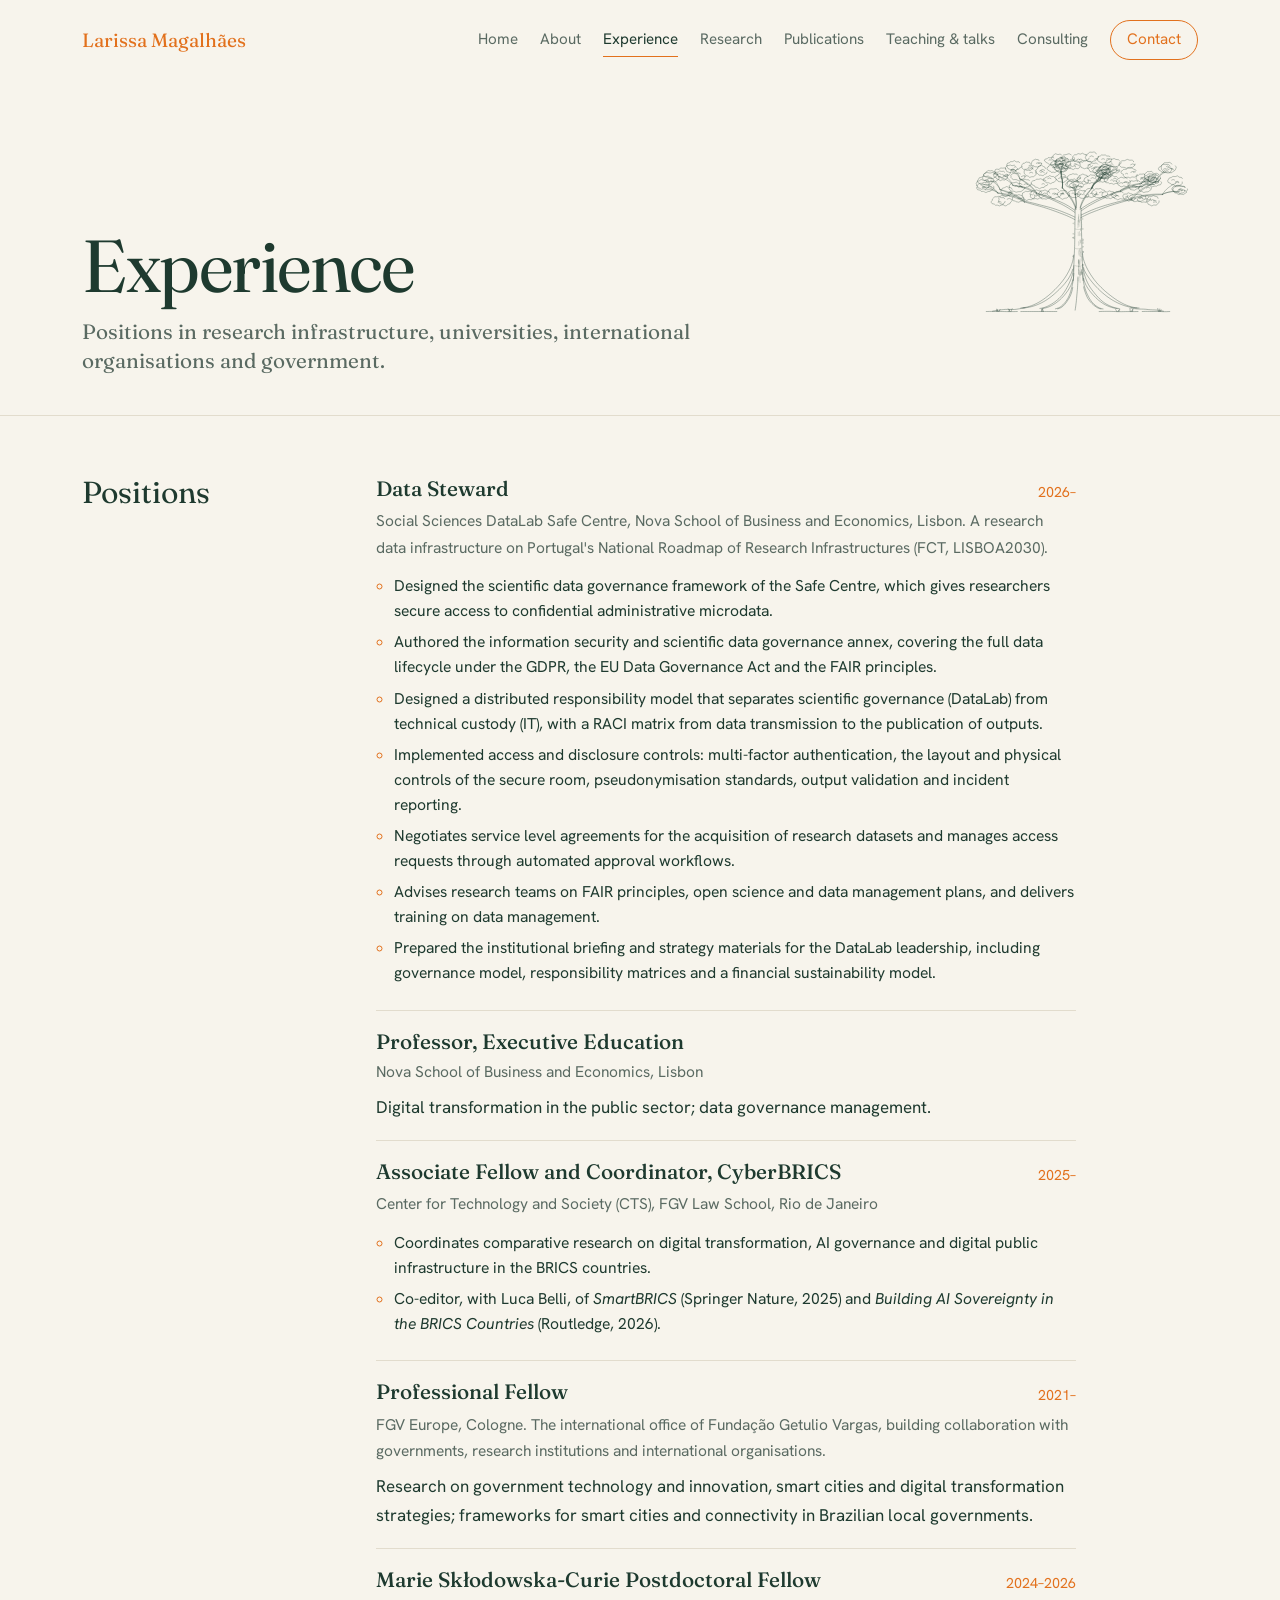
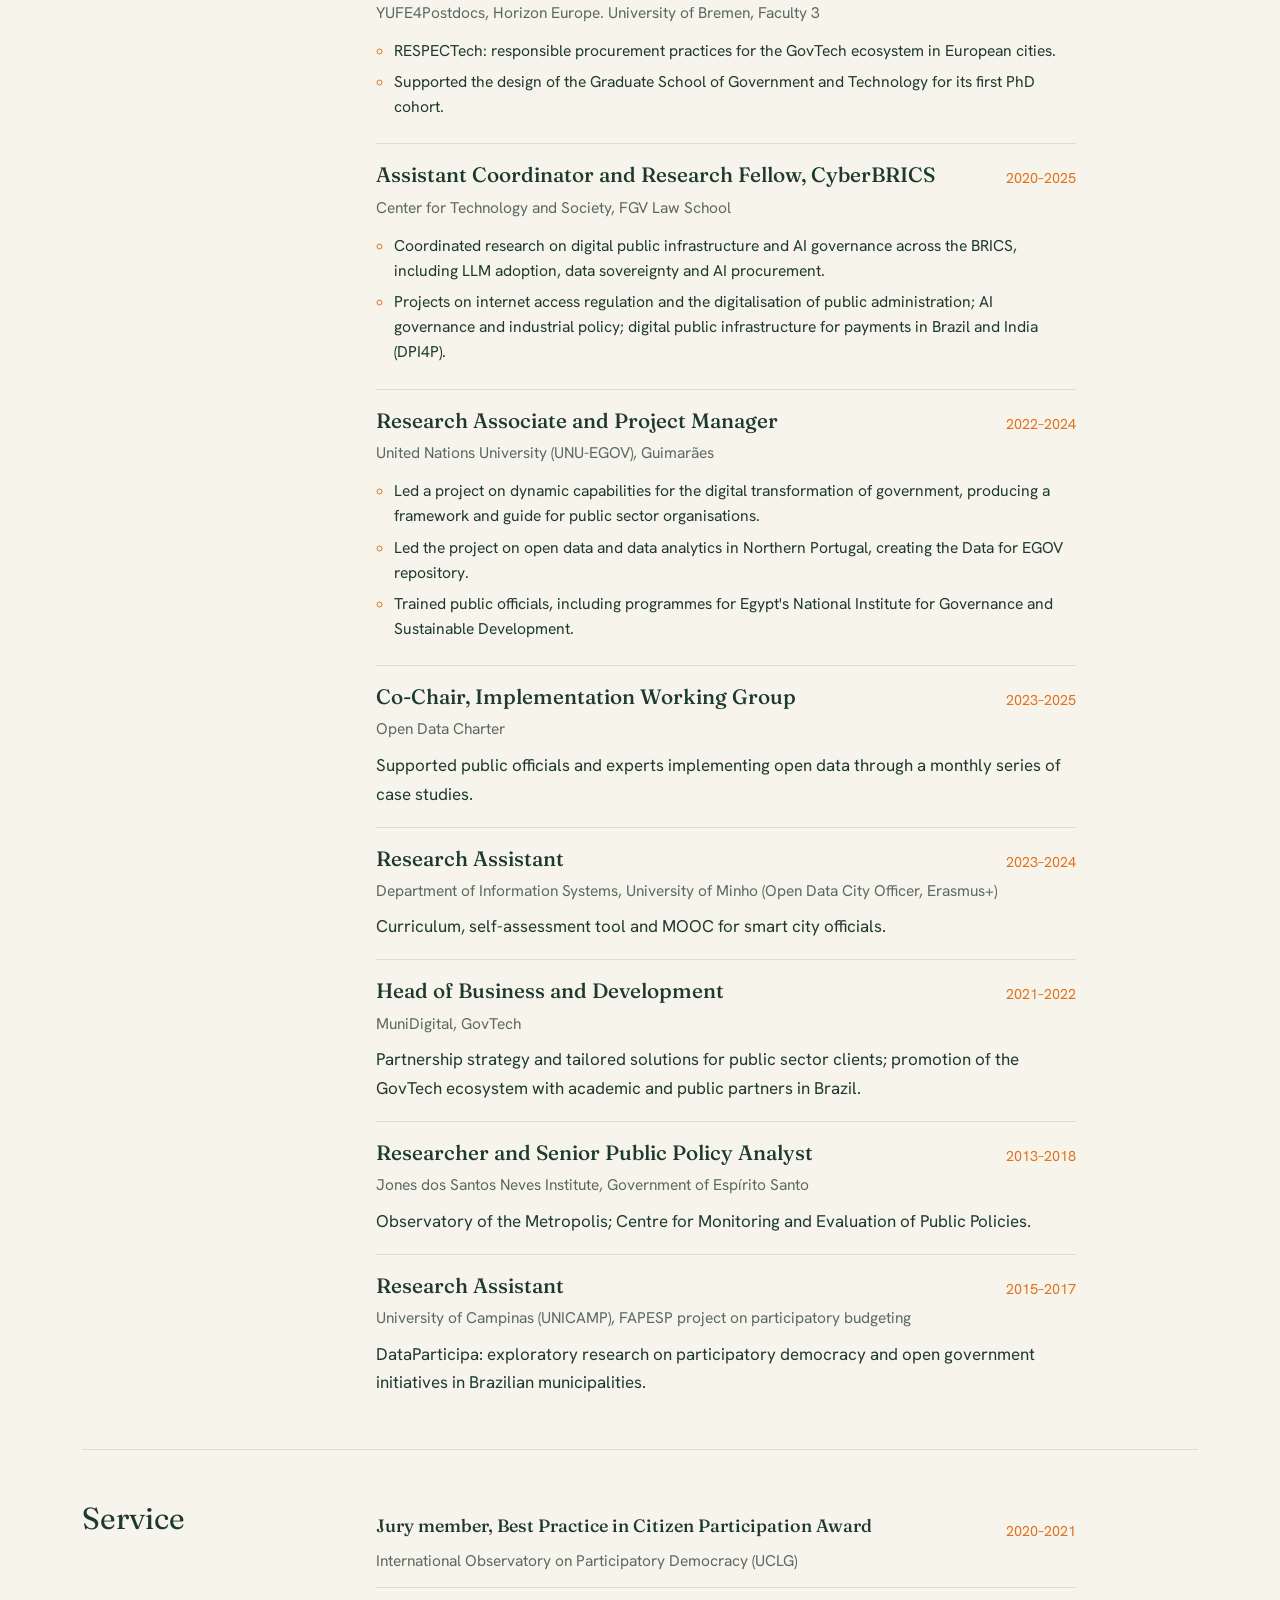
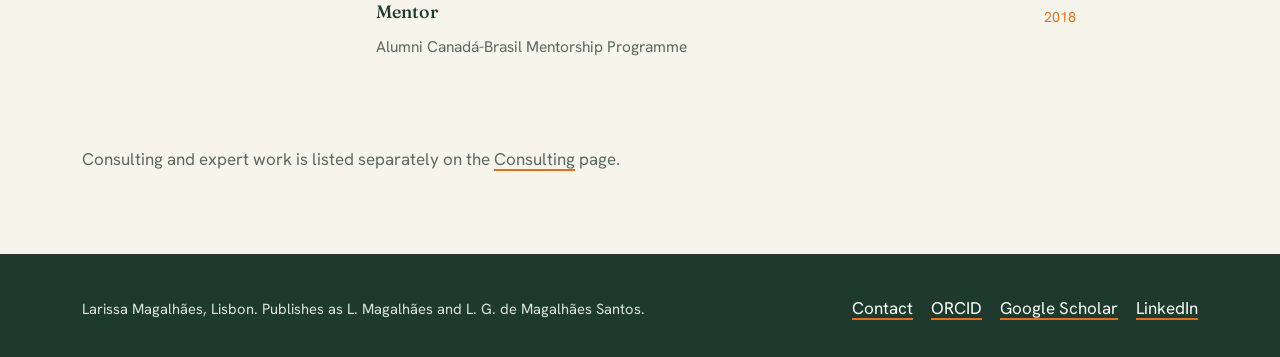
<file: experience.html>
<!DOCTYPE html>
<html lang="en">
<head>
<meta charset="utf-8">
<meta name="viewport" content="width=device-width, initial-scale=1">
<title>Experience | Larissa Magalhães</title>
<meta name="description" content="Professional positions of Larissa Magalhães: Data Steward at Nova SBE, CyberBRICS at FGV Law School, United Nations University, University of Bremen.">
<meta name="author" content="Larissa Magalhães">
<meta property="og:title" content="Experience | Larissa Magalhães">
<meta property="og:description" content="Professional positions of Larissa Magalhães: Data Steward at Nova SBE, CyberBRICS at FGV Law School, United Nations University, University of Bremen.">
<link rel="preconnect" href="https://fonts.googleapis.com"><link rel="preconnect" href="https://fonts.gstatic.com" crossorigin><link href="https://fonts.googleapis.com/css2?family=Fraunces:ital,opsz,wght@0,9..144,400;0,9..144,600;1,9..144,400&family=Hanken+Grotesk:wght@400;600&display=swap" rel="stylesheet">
<link rel="stylesheet" href="style.css">
</head>
<body class="p-experience">
<header class="band">
 <div class="wrap">
  <div class="site-head">
   <a class="brand" href="index.html"><span>Larissa Magalhães</span></a>
   <button class="menu-btn" aria-expanded="false" aria-controls="site-nav">Menu</button>
   <nav class="site-nav" id="site-nav" aria-label="Main"><a href="index.html">Home</a><a href="about.html">About</a><a href="experience.html" aria-current="page">Experience</a><a href="research.html">Research</a><a href="publications.html">Publications</a><a href="teaching.html">Teaching &amp; talks</a><a href="consulting.html">Consulting</a><a href="contact.html" class="cta">Contact</a></nav>
  </div>
  <div class="page-head"><div><h1>Experience</h1><p>Positions in research infrastructure, universities, international organisations and government.</p></div><svg class="mini" viewBox="-40 -60 680 700" aria-hidden="true" fill="none" stroke-linecap="round" stroke-linejoin="round"><g class="part" id="m-roots"><path d="M287.9,300.0 L287.4,304.4 L286.7,308.9 L285.8,313.5 L284.7,318.2 L283.3,322.9 L281.7,327.7 L279.9,332.5 L277.9,337.3 L275.6,342.2 L273.2,347.1 L270.5,351.9 L267.7,356.8 L264.6,361.6 L261.4,366.4 L258.0,371.1 L254.4,375.7 L250.7,380.3 L246.8,384.9 L242.8,389.3 L238.7,393.7 L234.5,398.0 L230.2,402.2 L225.9,406.3 L221.4,410.3 L216.9,414.1 L212.2,417.9 L207.6,421.5 L202.8,424.9 L198.0,428.2 L193.1,431.3 L188.2,434.2 L183.2,436.8 L178.2,439.3 L173.2,441.5 L168.1,443.5 L163.1,445.2 L158.0,446.7 L153.0,447.9 L147.9,448.8 L143.0,449.5 L138.0,450.0"/><path d="M144.0,449.9 L150.1,449.5 L156.1,448.7 L162.1,447.6 L168.1,446.2 L174.1,444.5 L180.0,442.5 L185.8,440.2 L191.6,437.7 L197.4,434.9 L203.0,431.9 L208.5,428.7 L213.8,425.2 L219.1,421.5 L224.1,417.7 L229.0,413.7 L233.8,409.6 L238.4,405.4 L242.9,401.2 L247.3,397.0 L251.5,392.8 L255.5,388.6 L259.4,384.4 L263.0,380.2 L266.3,376.0 L269.4,371.9 L272.3,367.7 L274.8,363.7 L277.0,359.8 L279.0,356.0 L280.7,352.4 L282.1,348.9 L283.3,345.7 L284.2,342.7 L285.0,340.0"/><path d="M288.1,330.0 L287.6,336.2 L286.9,342.3 L285.8,348.3 L284.4,354.2 L282.8,359.9 L280.9,365.6 L278.8,371.1 L276.5,376.6 L274.1,381.9 L271.6,387.0 L268.9,392.1 L266.1,397.1 L263.1,401.9 L260.0,406.6 L256.8,411.1 L253.3,415.4 L249.7,419.4 L245.9,423.2 L242.0,426.7 L237.9,430.0 L233.9,433.1 L229.7,435.9 L225.6,438.6 L221.4,441.0 L217.2,443.3 L213.1,445.3 L208.9,447.0 L204.6,448.6 L200.4,449.8 L196.2,450.7 L192.0,451.2"/><path d="M198.0,451.4 L203.5,450.7 L208.9,449.6 L214.3,447.9 L219.6,445.9 L224.8,443.4 L229.9,440.6 L234.8,437.5 L239.7,434.2 L244.3,430.5 L248.9,426.7 L253.2,422.6 L257.3,418.4 L261.2,414.0 L264.8,409.5 L268.2,405.0 L271.4,400.4 L274.3,395.9 L276.9,391.4 L279.3,386.9 L281.3,382.5 L283.0,378.2 L284.3,374.0 L285.0,370.0"/><path d="M288.0,352.0 L287.5,360.7 L286.6,368.8 L285.5,376.6 L284.1,383.9 L282.6,390.8 L280.9,397.3 L279.2,403.3 L277.3,409.0 L275.2,414.4 L273.0,419.3 L270.6,423.8 L268.0,427.9 L265.3,431.7 L262.6,435.1 L259.8,438.3 L257.1,441.2 L254.2,443.8 L251.3,446.1 L248.3,448.0 L245.2,449.5 L242.1,450.6 L239.0,451.5 L236.0,452.4"/><path d="M242.0,452.4 L246.3,451.3 L250.6,449.5 L254.7,447.1 L258.6,443.9 L262.1,440.2 L265.5,436.0 L268.7,431.5 L271.9,426.8 L275.0,421.7 L277.8,416.3 L280.2,410.6 L282.2,404.6 L283.8,398.4 L285.0,392.0"/><path d="M312.8,296.0 L313.2,300.3 L313.9,304.6 L314.8,309.0 L316.0,313.5 L317.4,318.0 L319.0,322.6 L320.9,327.2 L322.9,331.9 L325.2,336.6 L327.6,341.3 L330.2,346.0 L333.0,350.8 L335.9,355.5 L339.1,360.2 L342.4,364.9 L345.8,369.6 L349.5,374.2 L353.2,378.7 L357.2,383.1 L361.3,387.5 L365.5,391.7 L369.9,395.9 L374.3,400.0 L378.8,403.9 L383.4,407.8 L388.1,411.6 L392.8,415.3 L397.5,418.9 L402.3,422.3 L407.2,425.7 L412.1,428.9 L417.0,431.9 L422.0,434.7 L427.0,437.4 L432.1,439.8 L437.2,442.0 L442.3,443.9 L447.4,445.6 L452.6,447.1 L457.7,448.2 L462.8,449.1 L467.9,449.8 L473.0,450.0"/><path d="M467.0,449.9 L460.8,449.6 L454.7,448.9 L448.6,447.9 L442.5,446.5 L436.5,444.9 L430.5,443.0 L424.5,440.8 L418.6,438.4 L412.8,435.8 L407.1,432.9 L401.4,429.8 L395.9,426.5 L390.5,423.1 L385.2,419.4 L380.0,415.6 L375.1,411.7 L370.2,407.7 L365.5,403.6 L361.0,399.4 L356.7,395.2 L352.6,390.9 L348.6,386.6 L344.8,382.4 L341.2,378.2 L337.8,374.0 L334.6,369.9 L331.7,365.9 L328.9,362.0 L326.3,358.2 L324.0,354.6 L322.0,351.1 L320.2,347.7 L318.7,344.5 L317.4,341.5 L316.5,338.6 L316.0,336.0"/><path d="M313.1,326.0 L313.7,332.0 L314.5,338.0 L315.6,344.0 L316.9,349.8 L318.4,355.6 L320.2,361.3 L322.1,366.9 L324.3,372.4 L326.7,377.8 L329.4,383.0 L332.3,388.1 L335.5,393.0 L338.8,397.7 L342.3,402.3 L345.8,406.7 L349.4,411.1 L353.0,415.3 L356.7,419.4 L360.5,423.3 L364.4,427.1 L368.5,430.6 L372.7,433.9 L376.9,436.9 L381.3,439.5 L385.8,441.9 L390.3,444.1 L394.7,445.9 L399.2,447.6 L403.7,449.0 L408.1,450.2 L412.6,451.1 L417.0,451.5"/><path d="M411.0,451.5 L405.5,450.8 L400.0,449.6 L394.6,448.1 L389.3,446.3 L383.9,444.1 L378.7,441.7 L373.5,438.9 L368.5,435.7 L363.7,432.3 L359.0,428.6 L354.6,424.7 L350.3,420.6 L346.2,416.5 L342.3,412.2 L338.5,407.9 L334.9,403.6 L331.6,399.3 L328.5,394.9 L325.7,390.5 L323.2,386.2 L321.1,381.9 L319.4,377.6 L318.0,373.6 L316.8,369.7 L316.0,366.0"/><path d="M313.1,350.0 L313.6,358.4 L314.4,366.4 L315.4,374.1 L316.6,381.3 L318.1,388.1 L319.9,394.5 L321.9,400.5 L324.1,406.2 L326.4,411.4 L328.9,416.4 L331.3,421.0 L333.9,425.3 L336.6,429.3 L339.3,432.9 L342.2,436.2 L345.2,439.2 L348.3,441.9 L351.5,444.3 L354.6,446.4 L357.9,448.3 L361.1,449.9 L364.4,451.2 L367.7,452.2 L371.0,452.7"/><path d="M365.0,452.7 L360.4,451.6 L355.9,449.7 L351.6,447.2 L347.4,444.2 L343.4,440.8 L339.4,437.1 L335.5,433.1 L331.8,428.7 L328.5,423.9 L325.6,418.6 L323.2,413.1 L321.1,407.5 L319.1,401.8 L317.3,395.9 L316.0,390.0"/><path d="M300.0,362.0 L299.8,368.3 L299.6,374.4 L299.3,380.4 L299.0,386.2 L298.7,391.9 L298.3,397.5 L297.8,402.9 L297.3,408.3 L296.8,413.5 L296.3,418.6 L295.9,423.6 L295.5,428.5 L295.0,433.3 L294.4,438.0 L293.8,442.6 L293.2,447.2 L292.6,451.6 L292.0,456.0"/><path d="M149.9,449.7 L144.9,450.4 L139.9,451.2 L135.0,452.0 L130.0,452.9 L125.0,453.7 L120.0,454.2 L114.9,454.4 L109.8,454.3 L104.7,454.1 L99.6,454.0 L94.5,454.0 L89.4,454.4 L84.2,455.0 L79.1,455.7 L73.9,456.4 L68.6,457.2 L63.3,458.0 L58.0,459.0"/><path d="M450.0,450.1 L455.0,451.0 L460.0,451.8 L465.0,452.4 L470.0,452.8 L475.1,453.0 L480.1,453.1 L485.1,453.2 L490.2,453.5 L495.3,454.0 L500.3,454.6 L505.4,455.0 L510.6,455.3 L515.7,455.4 L520.9,455.7 L526.2,456.2 L531.4,457.0 L536.7,458.0 L542.0,459.0"/><path d="M40.0,460.0 L44.7,459.9 L49.7,459.8 L54.7,459.8 L59.9,459.8 L65.1,459.8 L70.5,459.8 L75.9,459.9 L81.3,459.9 L86.7,460.0 L92.1,460.1 L97.5,460.2 L102.9,460.2 L108.1,460.2 L113.3,460.2 L118.3,460.2 L123.3,460.1 L128.0,460.0"/><path d="M138.0,460.1 L142.7,460.0 L147.5,460.0 L152.4,460.0 L157.4,460.0 L162.5,460.0 L167.7,460.0 L173.0,460.0 L178.3,460.0 L183.6,460.0 L189.0,460.0 L194.4,459.9 L199.7,459.9 L205.0,459.9 L210.3,459.9 L215.5,459.9 L220.6,460.0 L225.6,460.0 L230.5,460.0 L235.3,460.0 L240.0,460.0"/><path d="M360.0,460.1 L364.8,459.9 L369.7,459.7 L374.8,459.6 L379.9,459.5 L385.1,459.5 L390.5,459.5 L395.9,459.7 L401.3,459.9 L406.8,460.1 L412.2,460.3 L417.7,460.3 L423.2,460.4 L428.7,460.3 L434.1,460.2 L439.5,460.1 L444.9,460.1 L450.1,460.1 L455.2,460.1 L460.3,460.2 L465.2,460.1 L470.0,460.0"/><path d="M482.0,460.0 L486.8,459.8 L491.7,459.7 L496.9,459.7 L502.1,459.8 L507.4,459.9 L512.8,459.9 L518.3,459.8 L523.7,459.8 L529.2,459.9 L534.6,460.0 L539.9,460.3 L545.1,460.4 L550.3,460.4 L555.2,460.2 L560.0,460.0"/><path d="M70.0,460 l-0.4,-6.7"/><path d="M73.0,460 l-1.6,-5.8"/><path d="M76.0,460 l3.3,-5.9"/><path d="M104.0,460 l3.0,-6.5"/><path d="M107.0,460 l-4.6,-7.7"/><path d="M110.0,460 l3.5,-8.2"/><path d="M196.0,460 l4.1,-7.3"/><path d="M199.0,460 l-2.7,-6.4"/><path d="M202.0,460 l-2.2,-6.2"/><path d="M410.0,460 l-3.3,-5.6"/><path d="M413.0,460 l3.3,-5.1"/><path d="M416.0,460 l2.3,-6.4"/><path d="M448.0,460 l-0.8,-8.8"/><path d="M451.0,460 l4.0,-6.0"/><path d="M454.0,460 l1.5,-5.4"/><path d="M528.0,460 l-2.1,-8.6"/><path d="M531.0,460 l0.7,-7.1"/><path d="M534.0,460 l1.5,-5.0"/></g><g class="part" id="m-trunk"><path d="M286.9,372.0 L287.1,368.1 L287.3,364.1 L287.5,360.0 L287.7,355.9 L287.8,351.7 L287.9,347.4 L288.1,343.1 L288.2,338.7 L288.2,334.2 L288.3,329.7 L288.4,325.1 L288.6,320.5 L288.7,315.8 L288.9,311.0 L289.1,306.2 L289.3,301.3 L289.6,296.4 L289.8,291.4 L290.0,286.4 L290.2,281.3 L290.4,276.1 L290.6,270.9 L290.7,265.6 L290.8,260.3 L290.8,254.9 L290.9,249.4 L290.9,243.9 L291.0,238.4 L291.0,232.8 L291.1,227.2 L291.2,221.5 L291.3,215.7 L291.3,209.9 L291.4,204.1 L291.5,198.2 L291.6,192.2 L291.7,186.2 L291.8,180.2 L291.8,174.1 L292.0,168.0"/><path d="M314.3,372.0 L314.2,367.9 L314.0,363.8 L313.9,359.6 L313.8,355.4 L313.6,351.2 L313.4,346.9 L313.3,342.5 L313.1,338.1 L312.9,333.7 L312.7,329.2 L312.5,324.6 L312.3,320.0 L312.1,315.3 L312.0,310.6 L311.8,305.9 L311.7,301.1 L311.5,296.2 L311.4,291.3 L311.3,286.3 L311.2,281.2 L311.1,276.2 L311.0,271.0 L310.8,265.8 L310.7,260.5 L310.6,255.2 L310.4,249.8 L310.3,244.4 L310.1,238.9 L309.9,233.3 L309.7,227.7 L309.6,222.0 L309.4,216.3 L309.3,210.5 L309.2,204.6 L309.0,198.7 L309.0,192.7 L308.9,186.6 L308.8,180.5 L308.8,174.3 L309.0,168.0"/><path d="M291.0,192.5 L286.4,190.2 L281.7,188.0 L276.9,185.8 L272.1,183.8 L267.2,181.8 L262.3,179.8 L257.3,177.8 L252.4,175.9 L247.3,174.0 L242.3,172.2 L237.2,170.4 L232.2,168.7 L227.0,167.1 L221.9,165.6 L216.8,164.2 L211.6,162.8 L206.5,161.5 L201.4,160.2 L196.4,158.9 L191.4,157.6 L186.4,156.3 L181.5,155.0 L176.6,153.7 L171.8,152.6 L167.1,151.4 L162.4,150.4 L157.7,149.4 L153.2,148.5 L148.7,147.5"/><path d="M291.0,199.4 L286.4,197.1 L281.8,194.7 L277.1,192.5 L272.3,190.3 L267.4,188.1 L262.4,186.1 L257.5,184.1 L252.4,182.2 L247.4,180.3 L242.3,178.4 L237.2,176.5 L232.1,174.7 L227.0,172.9 L221.9,171.1 L216.8,169.4 L211.7,167.7 L206.6,166.1 L201.5,164.5 L196.4,163.0 L191.4,161.6 L186.4,160.2 L181.4,158.8 L176.5,157.5 L171.7,156.1 L167.0,154.8 L162.3,153.5 L157.7,152.1 L153.1,150.9 L148.7,149.6"/><path d="M309.1,186.6 L313.6,184.3 L318.3,182.0 L323.0,179.8 L327.8,177.6 L332.6,175.5 L337.5,173.4 L342.5,171.4 L347.4,169.4 L352.4,167.5 L357.5,165.7 L362.6,163.9 L367.7,162.3 L372.8,160.6 L377.9,159.1 L383.0,157.6 L388.1,156.1 L393.2,154.7 L398.3,153.3 L403.3,151.9 L408.3,150.6 L413.3,149.3 L418.2,148.0 L423.0,146.8 L427.8,145.6 L432.6,144.5 L437.3,143.4 L441.9,142.3 L446.4,141.3 L450.9,140.3"/><path d="M309.0,193.5 L313.5,191.1 L318.2,188.7 L322.9,186.4 L327.7,184.2 L332.5,182.0 L337.5,179.9 L342.5,178.0 L347.5,176.0 L352.6,174.1 L357.6,172.2 L362.7,170.3 L367.8,168.4 L372.9,166.5 L377.9,164.6 L383.0,162.8 L388.1,161.0 L393.1,159.3 L398.2,157.7 L403.2,156.1 L408.3,154.6 L413.2,153.2 L418.2,151.7 L423.1,150.3 L427.9,148.9 L432.6,147.6 L437.3,146.2 L441.9,144.9 L446.5,143.7 L450.9,142.4"/><path d="M291.0,173.0 L286.7,170.0 L282.3,167.0 L277.8,164.1 L273.3,161.2 L268.6,158.5 L263.9,155.9 L259.0,153.4 L254.1,151.1 L249.1,148.9 L244.2,146.8 L239.2,144.7 L234.2,142.6 L229.3,140.5 L224.5,138.4 L219.6,136.4 L214.7,134.6 L209.9,132.8 L205.1,131.2 L200.4,129.6 L195.8,128.1 L191.2,126.6 L186.8,125.2 L182.5,123.8"/><path d="M291.0,179.1 L286.6,176.0 L282.2,173.0 L277.7,170.1 L273.1,167.2 L268.5,164.4 L263.8,161.7 L258.9,159.0 L254.1,156.4 L249.2,154.0 L244.2,151.5 L239.3,149.1 L234.4,146.8 L229.4,144.5 L224.5,142.3 L219.6,140.1 L214.7,138.1 L209.9,136.1 L205.1,134.3 L200.4,132.4 L195.8,130.7 L191.2,128.9 L186.8,127.2 L182.5,125.6"/><path d="M309.0,169.0 L313.2,165.9 L317.5,163.0 L322.0,160.1 L326.5,157.4 L331.1,154.7 L335.8,152.1 L340.5,149.5 L345.3,147.0 L350.1,144.6 L354.9,142.3 L359.8,140.0 L364.7,137.9 L369.6,135.8 L374.5,133.8 L379.3,131.9 L384.2,130.1 L389.0,128.4 L393.8,126.7 L398.5,125.0 L403.1,123.4 L407.7,121.8 L412.1,120.2 L416.4,118.7 L420.7,117.2"/><path d="M309.0,175.0 L313.2,171.9 L317.5,168.9 L322.0,166.0 L326.5,163.1 L331.1,160.3 L335.8,157.6 L340.5,155.0 L345.3,152.4 L350.1,149.9 L355.0,147.4 L359.9,145.0 L364.8,142.7 L369.7,140.4 L374.6,138.2 L379.4,136.1 L384.3,133.9 L389.1,131.9 L393.8,129.8 L398.5,127.9 L403.1,125.9 L407.6,124.1 L412.0,122.3 L416.4,120.6 L420.7,119.0"/><path d="M294.1,165.5 L291.9,159.6 L289.4,154.0 L286.8,148.6 L284.1,143.5 L281.1,138.6 L277.8,134.1 L274.5,129.9 L271.2,125.8 L268.0,121.9 L264.7,118.3 L261.4,115.0 L258.4,111.8 L255.7,108.7"/><path d="M294.0,170.5 L292.1,164.9 L289.9,159.6 L287.6,154.4 L285.0,149.4 L282.2,144.7 L279.2,140.1 L276.1,135.8 L273.0,131.7 L269.8,127.7 L266.7,123.9 L263.8,120.2 L261.0,116.6 L258.3,113.3 L255.7,110.2"/><path d="M306.1,165.5 L307.8,159.2 L309.9,153.2 L312.2,147.5 L315.0,142.3 L317.9,137.3 L321.0,132.6 L324.1,128.2 L327.3,124.1 L330.5,120.3 L333.6,116.7 L336.3,113.3 L338.8,110.0"/><path d="M306.0,170.5 L307.5,164.6 L309.4,158.9 L311.7,153.6 L314.3,148.4 L317.0,143.5 L319.7,138.8 L322.5,134.2 L325.3,129.9 L328.1,125.8 L331.0,121.9 L333.8,118.3 L336.4,114.8 L338.8,111.5"/><path d="M294.0,166.0 L294.7,158.9 L294.8,152.6 L294.6,147.0 L294.2,142.0 L293.8,137.6 L293.2,133.7 L292.5,130.4 L292.0,127.4"/><path d="M294.0,170.0 L294.7,162.8 L295.0,156.3 L294.8,150.4 L294.0,145.1 L293.2,140.3 L293.0,135.9 L292.6,132.0 L292.0,128.6"/></g><g class="part" id="m-bark"><path d="M305.0,288.7 q-0.7,7.3 0.6,14.5"/><path d="M301.2,194.9 q0.4,6.0 -0.3,12.0"/><path d="M309.7,202.3 q0.2,4.2 0.1,8.5"/><path d="M306.0,258.0 q0.9,5.6 -0.4,11.2"/><path d="M301.9,313.2 q0.3,5.0 -0.2,10.0"/><path d="M308.0,238.8 q-0.1,3.4 0.6,6.7"/><path d="M299.9,365.3 q-0.5,4.1 0.5,8.1"/><path d="M309.6,343.8 q-0.7,4.8 0.4,9.7"/><path d="M306.3,310.9 q0.3,7.9 -0.6,15.9"/><path d="M302.6,332.0 q0.9,6.3 -0.4,12.6"/><path d="M300.3,201.5 q-0.5,5.8 0.1,11.5"/><path d="M301.4,313.5 q-0.5,6.2 -0.0,12.3"/><path d="M309.2,348.4 q-0.2,3.5 -0.3,6.9"/><path d="M308.3,180.7 q-0.5,6.2 0.3,12.4"/><path d="M304.1,282.6 q-0.8,3.0 0.5,6.1"/><path d="M305.5,348.1 q0.2,7.2 -0.4,14.3"/><path d="M302.7,203.7 q0.6,7.5 0.4,15.0"/><path d="M301.5,347.2 q-0.8,4.2 0.3,8.5"/><path d="M303.9,344.4 q-0.7,6.1 0.5,12.2"/><path d="M310.7,340.8 q0.8,7.1 -0.6,14.1"/><path d="M303.0,317.0 q0.6,7.7 0.4,15.3"/><path d="M302.2,330.8 q-0.8,6.9 0.4,13.9"/><path d="M301.7,339.7 q-0.1,7.1 -0.2,14.2"/><path d="M301.7,327.9 q-0.6,3.1 -0.2,6.2"/><path d="M310.6,340.8 q0.3,4.4 -0.1,8.8"/><path d="M305.4,362.5 q-0.8,7.7 0.6,15.4"/><path d="M310.6,213.2 q-0.8,4.3 -0.1,8.7"/><path d="M302.8,315.5 q0.0,6.0 -0.1,12.1"/><path d="M302.1,287.2 q-1.0,6.5 0.5,13.1"/><path d="M307.6,280.2 q0.3,6.7 -0.2,13.4"/><path d="M307.0,193.0 q-0.4,4.7 0.4,9.3"/><path d="M302.6,313.9 q-0.2,4.5 -0.1,9.1"/><path d="M300.5,235.0 q0.9,5.1 0.2,10.2"/><path d="M306.4,347.9 q0.1,4.5 -0.6,9.0"/><path d="M304.2,233.4 q0.3,5.9 -0.0,11.8"/><path d="M301.6,262.2 q0.8,5.4 0.4,10.7"/><path d="M300.0,211.6 q0.3,5.6 -0.2,11.2"/><path d="M308.0,332.2 q-0.6,6.4 -0.4,12.7"/><path d="M301.9,184.5 q0.7,5.4 -0.5,10.8"/><path d="M306.6,257.1 q0.4,4.0 -0.0,7.9"/><path d="M306.9,225.4 q0.5,3.0 0.3,6.1"/><path d="M304.1,199.8 q0.9,3.9 0.0,7.8"/><path d="M302.0,189.3 q-0.1,7.2 0.4,14.5"/><path d="M310.9,304.2 q0.9,6.0 0.5,12.0"/><path d="M307.6,294.0 q0.7,5.5 0.1,11.0"/><path d="M307.9,346.9 q-0.5,5.4 -0.3,10.7"/><path d="M312.5,290.6 l4.5,1.5 l-4.5,1.8"/><path d="M312.5,288.8 l4.5,1.5 l-4.5,1.8"/><path d="M311.8,258.1 l4.5,1.5 l-4.5,1.8"/><path d="M311.2,224.5 l4.5,1.5 l-4.5,1.8"/><path d="M289.1,238.4 l-4.5,1.5 l4.5,1.8"/><path d="M289.4,208.7 l-4.5,1.5 l4.5,1.8"/><path d="M288.9,248.8 l-4.5,1.5 l4.5,1.8"/><path d="M288.2,301.9 l-4.5,1.5 l4.5,1.8"/><path d="M311.8,254.0 l4.5,1.5 l-4.5,1.8"/><path d="M312.2,275.0 l4.5,1.5 l-4.5,1.8"/><path d="M310.6,196.2 l4.5,1.5 l-4.5,1.8"/><path d="M288.9,249.9 l-4.5,1.5 l4.5,1.8"/><path d="M313.2,326.5 l4.5,1.5 l-4.5,1.8"/><path d="M312.0,264.2 l4.5,1.5 l-4.5,1.8"/><path d="M292.0,226.0 L294.7,226.8 L297.5,227.3 L300.5,227.4 L303.5,227.5 L306.4,226.9 L309.0,226.0"/><path d="M292.0,280.9 L294.6,281.9 L297.5,282.2 L300.5,282.4 L303.5,282.5 L306.4,281.8 L309.0,281.0"/><path d="M292.0,330.0 L294.6,330.9 L297.5,331.3 L300.5,331.5 L303.5,331.3 L306.4,330.9 L309.0,330.0"/></g><g class="part" id="m-crown"><path d="M148.7,146.7 L143.9,143.9 L139.0,141.2 L134.0,138.8 L128.9,136.7 L123.6,134.9 L118.3,133.2 L113.1,131.6 L107.9,129.9 L102.7,128.5 L97.5,127.3 L92.4,126.4 L87.3,125.6 L82.4,124.9 L77.6,124.1 L73.0,123.6"/><path d="M148.7,150.5 L143.9,147.7 L139.0,145.1 L134.0,142.5 L128.9,140.2 L123.7,138.1 L118.4,136.4 L113.0,134.8 L107.8,133.2 L102.6,131.5 L97.4,129.9 L92.3,128.6 L87.3,127.5 L82.4,126.5 L77.6,125.6 L73.0,124.7"/><path d="M72.9,124.2 L68.6,121.0 L64.0,118.6 L59.3,117.0 L54.7,115.7 L50.0,114.9 L45.5,114.7 L41.0,115.0 L36.9,115.3"/><path d="M72.9,124.2 L68.5,120.2 L63.7,116.8 L58.8,114.0 L53.8,111.6 L48.7,109.7 L43.6,108.3 L38.7,107.1 L34.0,106.0 L29.5,105.4"/><path d="M72.9,124.2 L69.0,119.0 L64.9,114.5 L60.5,110.5 L55.9,107.2 L51.1,104.5 L46.4,102.5 L41.9,100.8 L37.9,99.1"/><path d="M148.6,146.7 L144.4,143.3 L140.1,140.0 L135.6,136.9 L131.0,134.1 L126.2,131.5 L121.4,129.1 L116.5,126.8 L111.7,124.7 L106.9,122.7 L102.0,120.9 L97.3,119.4 L92.6,118.0 L88.0,116.7 L83.6,115.4 L79.3,114.2"/><path d="M148.7,150.5 L144.4,147.1 L140.0,143.9 L135.5,140.7 L131.0,137.6 L126.3,134.7 L121.5,132.1 L116.6,129.8 L111.6,127.7 L106.7,125.7 L101.9,123.6 L97.2,121.6 L92.6,119.7 L88.1,118.1 L83.6,116.6 L79.3,115.4"/><path d="M79.3,114.8 L76.6,108.4 L73.6,102.7 L70.4,97.4 L67.0,92.8 L63.2,88.9 L59.4,85.6 L55.9,82.7 L52.8,80.0"/><path d="M79.3,114.8 L76.6,109.4 L73.4,104.9 L69.9,101.1 L66.4,97.6 L62.9,94.6 L59.3,92.2 L55.9,90.3 L52.8,88.7"/><path d="M450.9,139.5 L456.0,137.7 L461.3,136.1 L466.5,134.7 L471.9,133.5 L477.2,132.3 L482.6,131.3 L488.0,130.4 L493.3,129.6 L498.7,129.0 L504.0,128.4 L509.3,128.0 L514.5,127.7 L519.7,127.4 L524.8,127.3 L529.8,127.3 L534.6,127.3 L539.4,127.4"/><path d="M450.9,143.2 L456.0,141.4 L461.2,139.7 L466.5,138.2 L471.8,136.9 L477.2,135.8 L482.6,134.7 L488.0,133.7 L493.3,132.7 L498.7,131.8 L504.0,131.0 L509.3,130.3 L514.5,129.9 L519.7,129.5 L524.8,129.2 L529.8,129.0 L534.6,128.8 L539.4,128.6"/><path d="M539.4,128.0 L544.8,125.5 L550.4,123.6 L556.0,122.0 L561.6,120.7 L567.2,119.8 L572.8,119.6 L578.2,119.8 L583.5,120.2 L588.5,120.6"/><path d="M539.4,128.0 L543.0,122.6 L546.9,117.8 L551.1,113.4 L555.5,109.5 L560.0,106.2 L564.5,103.2 L568.9,100.6 L573.2,98.4 L577.2,96.4"/><path d="M539.3,127.9 L544.4,125.4 L549.7,123.5 L555.0,122.2 L560.3,121.3 L565.6,120.5 L570.8,120.0 L575.9,120.0 L580.8,120.5 L585.6,121.0"/><path d="M450.9,139.5 L454.7,135.3 L458.6,131.2 L462.7,127.3 L466.9,123.6 L471.2,119.9 L475.6,116.5 L480.2,113.3 L484.9,110.4 L489.6,107.7 L494.2,105.1 L498.8,102.6 L503.3,100.1 L507.7,97.7 L512.0,95.4 L516.1,93.3 L520.1,91.4"/><path d="M450.9,143.3 L454.4,139.3 L458.2,135.5 L462.0,131.8 L466.0,128.2 L470.1,124.7 L474.2,121.3 L478.5,118.1 L482.8,115.0 L487.1,112.0 L491.5,109.3 L495.8,106.6 L500.1,104.0 L504.4,101.5 L508.5,99.1 L512.5,96.8 L516.3,94.5 L520.1,92.5"/><path d="M520.1,91.9 L523.2,86.7 L526.6,81.9 L530.4,77.5 L534.4,73.6 L538.5,70.1 L542.6,67.0 L546.7,64.1 L550.6,61.4 L554.4,59.0 L557.9,57.0"/><path d="M520.1,92.0 L522.8,85.8 L525.9,80.3 L529.4,75.5 L533.1,71.3 L536.9,67.8 L540.6,64.6 L544.1,61.7 L547.4,59.4"/><path d="M182.5,123.1 L179.2,118.2 L175.6,113.7 L171.9,109.4 L168.0,105.4 L163.9,101.8 L159.6,98.6 L155.3,95.6 L151.1,92.7 L146.9,90.0 L142.9,87.7 L139.0,85.6 L135.3,83.5"/><path d="M182.5,126.4 L179.2,121.5 L175.6,116.9 L171.8,112.5 L167.9,108.5 L163.7,104.7 L159.5,101.1 L155.3,97.8 L151.1,94.7 L147.0,91.8 L142.9,89.2 L139.0,86.8 L135.3,84.5"/><path d="M135.4,84.0 L133.7,78.5 L132.0,73.7 L129.7,69.5 L127.1,66.2 L124.9,62.9 L122.7,60.2 L120.2,58.2 L118.2,56.5"/><path d="M135.3,84.0 L132.7,79.1 L129.9,74.7 L127.0,71.0 L123.8,67.7 L120.5,65.2 L117.1,63.2 L114.0,61.6 L111.2,60.2"/><path d="M182.5,123.1 L177.5,120.2 L172.5,117.5 L167.4,114.9 L162.2,112.5 L156.9,110.4 L151.6,108.6 L146.1,107.2 L140.8,106.1 L135.5,105.1 L130.3,104.2 L125.2,103.4 L120.3,102.6 L115.6,101.9"/><path d="M182.5,126.4 L178.0,123.5 L173.3,121.0 L168.5,118.5 L163.7,116.2 L158.8,114.1 L153.8,112.2 L148.8,110.6 L143.8,109.2 L138.9,107.8 L134.0,106.6 L129.2,105.5 L124.5,104.5 L120.0,103.7 L115.6,102.9"/><path d="M115.6,102.4 L111.9,97.7 L107.8,93.8 L103.3,90.7 L99.0,87.8 L94.8,85.2 L90.4,83.5 L86.1,82.3 L82.2,81.2"/><path d="M115.4,102.5 L112.4,96.6 L109.1,91.2 L105.3,86.6 L101.4,82.5 L97.4,79.1 L93.3,76.2 L89.6,73.6 L86.1,71.4"/><path d="M420.7,116.5 L425.6,114.1 L430.7,112.0 L435.8,110.3 L441.1,109.0 L446.3,107.9 L451.5,106.8 L456.7,106.1 L461.9,105.9 L467.0,105.9 L471.9,105.8 L476.7,105.6 L481.4,105.8"/><path d="M420.7,119.7 L425.7,117.4 L430.7,115.4 L435.8,113.4 L441.0,111.6 L446.2,110.3 L451.5,109.5 L456.8,108.9 L461.9,108.2 L467.0,107.5 L471.9,107.0 L476.7,106.8 L481.4,106.8"/><path d="M481.4,106.3 L485.0,102.3 L488.8,99.0 L492.7,96.1 L496.7,93.8 L500.8,92.3 L504.8,91.1 L508.6,90.2 L512.3,89.7"/><path d="M481.4,106.3 L485.6,103.6 L490.1,101.8 L494.5,100.3 L498.9,99.3 L503.4,99.2 L507.7,99.6 L511.9,99.9 L515.9,100.5"/><path d="M420.6,116.4 L425.3,113.4 L430.1,110.6 L435.0,108.1 L439.9,105.7 L444.9,103.8 L450.0,102.2 L455.2,101.0 L460.2,99.8 L465.1,98.8 L469.9,97.9 L474.6,97.4 L479.1,96.8"/><path d="M420.7,119.8 L425.3,116.6 L429.9,113.5 L434.8,110.9 L440.0,108.8 L445.1,107.0 L450.1,105.0 L455.1,103.0 L460.1,101.5 L465.1,100.5 L470.0,99.7 L474.6,98.7 L479.1,97.8"/><path d="M479.1,97.3 L483.5,94.1 L488.3,91.8 L493.1,90.2 L497.9,88.8 L502.6,87.9 L507.3,87.8 L511.8,88.1 L516.1,88.3"/><path d="M479.1,97.3 L482.7,94.9 L486.4,93.3 L490.1,92.1 L493.8,91.4 L497.4,91.2 L501.0,91.5 L504.5,92.1 L507.8,93.0"/><path d="M479.1,97.3 L481.7,93.1 L484.6,89.8 L487.9,87.2 L491.0,84.9 L494.0,82.9 L497.2,81.7 L500.2,80.8 L503.0,80.3"/><path d="M255.7,108.0 L256.3,100.6 L256.3,93.8 L255.8,87.8 L255.2,82.4 L254.4,77.6 L253.4,73.3 L252.6,69.5 L252.1,66.1"/><path d="M255.6,110.8 L256.1,103.3 L256.2,96.4 L256.2,90.1 L255.7,84.4 L254.4,79.4 L253.2,74.8 L252.6,70.7 L252.1,67.0"/><path d="M252.2,66.5 L252.2,62.0 L252.3,58.2 L252.8,55.0 L253.5,52.4 L254.2,50.3 L254.8,48.6 L255.6,47.4 L256.1,46.5"/><path d="M252.0,66.5 L252.2,61.5 L252.9,57.2 L253.6,53.5 L254.3,50.3 L255.2,47.7 L256.4,45.6 L257.4,43.9 L258.1,42.5"/><path d="M252.1,66.5 L251.2,62.0 L249.9,58.2 L248.5,54.9 L247.0,52.3 L245.4,50.1 L243.8,48.5 L242.2,47.2 L240.9,46.3"/><path d="M255.6,108.0 L256.0,102.0 L256.0,96.6 L255.8,92.0 L255.2,87.9 L254.3,84.5 L253.5,81.6 L252.8,79.0 L252.4,76.9"/><path d="M255.6,110.8 L256.1,104.7 L256.2,99.2 L255.5,94.4 L254.8,90.1 L254.4,86.3 L253.8,82.9 L252.9,80.2 L252.4,77.7"/><path d="M252.5,77.3 L252.5,73.3 L252.3,70.0 L251.9,67.4 L251.5,65.3 L251.1,63.7 L250.8,62.5 L250.5,61.6 L250.1,61.2"/><path d="M252.3,77.3 L252.1,73.5 L252.2,70.3 L252.2,67.8 L252.0,65.8 L252.2,64.4 L252.5,63.4 L252.7,62.8 L252.8,62.5"/><path d="M338.8,109.4 L341.3,104.5 L344.1,100.5 L347.2,97.1 L350.3,94.3 L353.4,91.9 L356.6,90.1 L359.7,88.8 L362.5,87.7"/><path d="M338.8,112.1 L341.3,107.3 L344.1,103.0 L347.0,99.3 L350.2,96.3 L353.5,93.8 L356.7,91.7 L359.6,89.8 L362.5,88.5"/><path d="M362.5,88.2 L363.6,84.8 L364.8,82.1 L366.2,80.0 L367.8,78.7 L369.4,77.9 L370.8,77.3 L372.2,77.0 L373.6,77.2"/><path d="M362.4,88.1 L363.3,84.2 L364.6,81.0 L365.9,78.5 L367.2,76.4 L368.4,74.7 L369.8,73.5 L371.1,72.8 L372.4,72.5"/><path d="M362.5,88.2 L363.8,85.1 L365.2,82.6 L366.9,80.9 L368.7,79.8 L370.3,79.1 L371.9,78.6 L373.5,78.7 L374.9,79.1"/><path d="M338.8,109.4 L340.8,103.9 L343.2,99.1 L345.8,95.0 L348.6,91.4 L351.4,88.4 L354.3,85.9 L357.1,83.9 L359.6,82.3"/><path d="M338.9,112.1 L340.7,106.5 L343.1,101.6 L345.8,97.3 L348.6,93.5 L351.6,90.4 L354.5,87.7 L357.1,85.1 L359.6,83.2"/><path d="M359.5,82.7 L360.9,78.9 L362.6,75.8 L364.4,73.3 L366.3,71.4 L368.3,70.1 L370.2,69.0 L371.9,68.3 L373.6,68.0"/><path d="M359.5,82.8 L359.5,78.7 L359.9,75.4 L360.3,72.7 L360.7,70.5 L361.2,68.9 L361.7,67.6 L362.2,66.8 L362.6,66.3"/><path d="M338.8,109.4 L341.6,103.6 L345.0,98.7 L348.7,94.5 L352.4,90.7 L356.2,87.5 L360.1,84.9 L363.7,82.7 L367.1,80.9"/><path d="M338.9,112.2 L341.8,106.4 L344.8,101.1 L348.5,96.6 L352.4,92.8 L356.2,89.3 L360.1,86.5 L363.8,84.0 L367.1,81.7"/><path d="M367.1,81.3 L368.3,76.9 L370.0,73.2 L371.9,70.2 L373.7,67.6 L375.6,65.5 L377.6,64.0 L379.4,62.9 L381.1,62.1"/><path d="M367.1,81.4 L369.3,77.9 L371.6,75.0 L374.2,72.8 L376.9,71.3 L379.6,70.3 L382.1,69.6 L384.6,69.2 L387.0,69.2"/><path d="M292.1,128.0 L292.2,123.2 L291.7,119.1 L291.1,115.6 L290.6,112.7 L289.9,110.3 L289.1,108.3 L288.7,106.7 L288.0,105.6"/><path d="M292.1,128.0 L292.1,123.4 L292.4,119.4 L293.0,116.2 L293.6,113.4 L294.1,111.1 L294.9,109.3 L295.6,108.0 L296.3,107.0"/><path d="M292.0,128.0 L291.4,123.5 L290.8,119.7 L289.8,116.4 L288.3,114.0 L287.1,111.9 L286.0,110.1 L284.9,108.9 L283.9,108.0"/><path d="M49.8,98.5 Q48.1,92.2 39.9,94.8 Q33.0,91.6 28.1,96.6 Q18.8,95.4 17.9,99.8 Q13.0,101.9 15.5,105.8 Q11.0,109.1 13.5,111.9 Q12.9,115.8 22.6,116.1 Q24.0,121.6 32.3,119.6 Q39.6,126.5 45.0,120.1 Q53.5,121.0 54.2,115.6 Q60.8,113.8 61.0,110.4 Q63.8,107.1 60.1,104.0"/><path d="M44.5,107.6 q5.5,-4.9 10.9,0"/><path d="M29.7,109.4 q5.1,-4.6 10.2,0"/><path d="M28.2,108.1 q4.3,-3.8 8.5,0"/><path d="M41.9,91.2 Q39.1,86.2 31.8,88.2 Q24.5,82.6 20.6,89.5 Q13.4,89.7 12.8,94.5 Q10.1,97.2 13.1,101.1 Q11.0,104.5 15.2,106.7 Q15.2,111.1 21.9,110.8 Q25.3,116.2 31.3,112.2 Q39.2,116.0 41.4,110.8 Q47.9,109.8 47.1,105.3 Q49.5,102.2 46.9,98.9"/><path d="M24.5,100.4 q5.8,-5.2 11.6,0"/><path d="M50.4,79.1 Q47.0,73.5 38.1,77.5 Q29.9,73.9 26.5,79.5 Q17.7,80.0 18.4,84.9 Q13.9,88.5 15.5,92.3 Q15.9,96.6 23.2,98.6 Q24.5,104.9 35.2,100.3 Q42.6,104.5 47.3,100.1 Q56.8,100.6 56.1,95.0 Q62.6,92.0 60.6,87.9"/><path d="M37.4,87.6 q4.6,-4.2 9.2,0"/><path d="M48.7,92.4 q3.4,-3.1 6.8,0"/><path d="M40.8,91.3 q3.7,-3.4 7.5,0"/><path d="M65.6,66.2 Q65.7,62.5 60.0,62.8 Q56.9,58.7 51.5,61.5 Q45.0,58.9 42.5,62.7 Q38.6,64.0 38.6,67.3 Q31.9,69.1 32.9,71.8 Q31.3,75.0 35.9,77.2 Q37.2,80.0 45.2,79.1 Q47.6,84.4 53.2,81.5 Q60.5,85.8 62.7,80.6 Q67.5,79.5 68.0,76.1 Q72.8,74.2 71.1,71.3"/><path d="M61.0,69.7 q5.8,-5.2 11.5,0"/><path d="M63.4,71.4 q4.5,-4.0 9.0,0"/><path d="M64.4,68.1 Q59.9,63.1 50.9,67.8 Q39.8,63.9 36.1,68.4 Q31.0,71.4 32.5,76.6 Q27.4,81.2 30.3,85.0 Q31.6,90.1 42.5,90.0 Q47.9,95.8 56.3,91.1 Q68.7,95.4 70.5,88.5 Q78.9,86.0 76.6,80.6 Q78.7,76.2 71.7,72.8"/><path d="M44.1,83.7 q5.7,-5.1 11.4,0"/><path d="M604.0,107.1 Q601.2,103.5 592.4,105.5 Q586.1,100.3 581.6,106.1 Q572.6,104.8 572.2,109.2 Q568.2,111.6 568.9,114.9 Q567.8,118.1 571.4,120.6 Q572.1,124.5 579.6,124.6 Q583.6,130.9 590.8,127.3 Q600.8,131.0 603.3,125.2 Q609.5,123.6 607.5,118.8 Q612.4,115.7 610.2,112.5"/><path d="M593.4,117.8 q5.8,-5.2 11.6,0"/><path d="M585.1,114.0 q5.9,-5.3 11.7,0"/><path d="M596.1,83.1 Q595.4,78.8 586.7,79.3 Q583.0,72.8 575.4,77.7 Q567.7,75.4 564.6,80.1 Q556.7,80.7 556.9,84.9 Q553.2,87.9 554.5,91.3 Q553.9,94.9 561.4,96.6 Q562.2,101.0 570.0,100.1 Q575.0,106.8 581.4,102.3 Q590.3,104.4 593.1,99.6 Q597.2,97.3 595.6,92.9"/><path d="M575.6,92.7 q5.2,-4.6 10.3,0"/><path d="M576.9,94.8 q4.3,-3.9 8.7,0"/><path d="M565.3,87.4 q4.2,-3.8 8.5,0"/><path d="M603.6,109.0 Q604.3,105.2 596.3,105.5 Q593.4,102.2 586.6,104.8 Q579.8,100.6 576.6,104.7 Q568.9,104.1 569.0,108.2 Q564.7,110.0 566.2,113.0 Q564.8,115.3 570.2,117.2 Q569.5,120.2 574.2,121.1 Q575.8,124.6 582.8,122.3 Q589.2,129.1 592.8,124.2 Q600.4,125.1 601.5,121.1 Q604.6,119.3 602.0,115.9"/><path d="M582.7,116.4 q5.0,-4.5 10.0,0"/><path d="M586.5,116.2 q4.0,-3.6 8.1,0"/><path d="M566.4,41.9 Q560.4,34.4 552.8,38.2 Q541.8,36.5 540.1,43.6 Q534.3,47.3 536.0,52.4 Q534.6,57.8 540.9,61.2 Q542.5,68.7 555.4,63.8 Q565.5,70.5 569.7,62.7 Q576.8,60.6 577.1,55.3 Q580.9,51.1 576.2,47.1"/><path d="M564.6,56.8 q3.0,-2.7 6.1,0"/><path d="M550.6,49.0 q3.1,-2.8 6.2,0"/><path d="M560.4,55.0 q3.1,-2.8 6.3,0"/><path d="M560.9,48.8 Q558.8,41.0 548.2,43.8 Q538.0,40.2 535.4,48.6 Q527.4,51.0 527.8,55.2 Q527.2,59.6 534.8,62.2 Q538.8,69.0 548.6,66.3 Q561.3,70.0 563.2,62.2 Q568.0,58.7 565.9,54.1"/><path d="M542.0,56.6 q4.8,-4.3 9.6,0"/><path d="M553.0,53.4 q5.0,-4.5 10.1,0"/><path d="M135.1,38.2 Q134.5,33.5 124.9,36.0 Q120.3,29.4 114.2,35.3 Q107.1,33.6 105.8,38.7 Q98.3,38.9 99.2,42.4 Q96.6,44.6 98.9,47.3 Q97.7,50.1 100.4,52.2 Q100.5,55.8 106.0,56.7 Q108.9,60.7 116.5,57.7 Q123.8,63.0 127.4,57.8 Q134.3,58.2 133.8,53.4 Q141.3,52.3 140.3,49.2"/><path d="M119.1,50.9 q3.2,-2.8 6.3,0"/><path d="M122.5,47.3 Q121.2,42.7 113.1,46.9 Q107.6,43.2 104.0,46.2 Q96.4,45.2 96.8,49.8 Q93.0,51.8 94.5,55.0 Q93.4,57.7 96.8,60.0 Q96.4,64.0 102.0,64.5 Q105.1,67.9 111.5,64.5 Q119.0,69.4 121.1,64.5 Q125.1,63.2 124.0,59.1 Q130.6,57.1 129.5,54.5"/><path d="M110.5,57.6 q3.9,-3.5 7.9,0"/><path d="M108.4,59.4 q4.4,-4.0 8.8,0"/><path d="M92.8,65.4 Q90.0,60.8 83.3,63.0 Q77.0,59.6 73.8,65.2 Q64.5,64.4 63.1,68.0 Q58.5,71.1 61.1,75.2 Q59.6,78.9 68.2,80.6 Q68.6,85.5 74.6,85.9 Q79.1,92.3 85.7,86.7 Q94.2,89.4 96.3,84.0 Q102.0,82.3 100.2,77.6 Q103.3,74.5 99.6,71.3"/><path d="M74.2,78.6 q3.5,-3.2 7.0,0"/><path d="M87.5,75.6 q5.8,-5.2 11.5,0"/><path d="M96.7,56.1 Q92.9,51.2 85.9,53.7 Q79.2,50.8 76.6,57.5 Q65.3,55.2 65.5,59.5 Q62.3,61.8 66.1,65.6 Q64.2,68.3 67.5,70.6 Q67.8,73.6 72.4,75.0 Q73.4,80.2 80.3,79.0 Q85.4,83.0 90.8,77.2 Q97.6,78.5 99.8,75.1 Q106.5,74.3 105.8,70.9 Q110.1,68.4 108.6,65.5"/><path d="M72.6,71.2 q5.0,-4.5 10.0,0"/><path d="M94.6,72.1 q3.3,-3.0 6.6,0"/><path d="M528.9,72.6 Q526.3,64.8 511.4,70.6 Q498.5,67.5 495.6,73.7 Q485.3,76.7 487.4,81.4 Q488.5,85.6 499.5,87.6 Q503.1,98.9 515.7,92.1 Q529.6,94.5 530.7,86.5 Q535.0,82.9 533.4,78.6"/><path d="M508.9,81.9 q3.2,-2.9 6.3,0"/><path d="M498.5,78.7 q4.5,-4.0 9.0,0"/><path d="M529.4,85.1 Q526.9,80.1 518.7,82.5 Q511.5,77.7 507.2,83.6 Q498.6,83.0 498.4,87.7 Q496.1,90.4 498.5,93.9 Q494.9,97.6 498.1,100.1 Q499.6,103.7 507.0,103.9 Q511.0,108.3 517.7,104.6 Q524.2,106.2 526.6,101.8 Q536.0,101.9 535.5,98.1 Q538.8,95.1 535.1,91.8"/><path d="M511.3,95.7 q4.7,-4.2 9.4,0"/><path d="M526.7,76.2 Q525.1,71.0 518.4,73.1 Q512.0,68.6 508.3,73.9 Q500.4,73.0 500.8,77.9 Q498.4,80.2 500.6,83.5 Q497.4,86.7 499.8,89.1 Q499.7,93.0 508.0,92.3 Q510.8,96.3 516.8,92.8 Q522.8,95.2 525.2,91.6 Q530.6,90.9 530.2,87.5 Q534.9,85.2 534.0,82.5"/><path d="M520.0,86.2 q3.3,-2.9 6.5,0"/><path d="M522.8,82.9 Q521.7,79.7 515.6,79.6 Q511.8,74.6 505.5,78.6 Q496.3,74.9 494.3,79.5 Q489.4,80.9 490.2,84.6 Q486.6,86.7 487.2,89.2 Q486.8,92.0 490.9,93.9 Q491.3,97.3 499.5,96.5 Q502.7,103.0 509.3,99.8 Q517.4,103.1 519.3,96.8 Q528.7,97.2 528.2,93.4 Q529.4,91.0 526.9,88.1"/><path d="M504.9,86.0 q5.7,-5.1 11.4,0"/><path d="M518.4,93.4 q4.7,-4.2 9.4,0"/><path d="M512.4,66.2 Q509.5,59.9 502.4,63.7 Q495.5,61.3 493.1,67.2 Q486.9,69.2 488.5,74.2 Q485.9,78.9 490.7,82.1 Q492.5,87.3 499.3,86.8 Q505.7,91.1 510.8,87.4 Q517.6,86.4 517.3,80.0 Q524.0,75.6 520.2,71.0"/><path d="M509.0,74.9 q4.0,-3.6 8.0,0"/><path d="M509.2,80.3 q5.9,-5.3 11.8,0"/><path d="M274.7,32.0 Q272.6,26.3 261.1,28.2 Q253.0,23.3 247.1,30.0 Q236.0,29.6 236.4,34.9 Q232.6,38.6 235.6,42.6 Q233.6,48.3 242.2,49.9 Q246.8,56.3 257.5,52.0 Q271.4,58.1 273.2,49.5 Q280.5,46.7 279.9,41.5"/><path d="M243.3,43.1 q5.8,-5.2 11.7,0"/><path d="M248.2,43.8 q5.5,-4.9 11.0,0"/><path d="M244.4,44.2 q5.4,-4.8 10.8,0"/><path d="M274.4,29.6 Q273.0,25.7 266.2,25.6 Q262.6,18.5 255.8,23.6 Q247.6,20.4 245.7,26.3 Q237.9,27.2 238.9,31.7 Q234.7,35.1 237.5,38.6 Q235.8,43.3 243.4,44.8 Q245.8,49.4 253.8,48.0 Q260.6,53.4 266.1,48.7 Q275.5,50.0 276.1,44.0 Q280.0,41.1 278.2,36.8"/><path d="M246.7,41.8 q5.0,-4.5 10.1,0"/><path d="M255.6,39.5 q5.9,-5.3 11.8,0"/><path d="M256.4,32.0 q3.8,-3.4 7.6,0"/><path d="M251.7,34.1 Q250.3,29.9 243.0,33.5 Q237.9,29.3 234.8,33.6 Q228.6,32.9 227.7,36.1 Q222.6,37.5 222.9,40.2 Q220.4,42.7 223.3,45.1 Q223.3,47.8 229.9,48.3 Q230.6,52.6 235.6,52.5 Q240.0,55.4 244.9,51.3 Q251.1,52.9 251.9,48.8 Q259.1,48.4 259.2,45.7 Q259.8,43.4 256.1,40.8"/><path d="M247.5,40.2 q5.5,-5.0 11.1,0"/><path d="M264.6,42.3 Q259.6,36.3 247.4,41.9 Q235.9,39.6 234.8,46.0 Q229.7,49.4 231.8,53.5 Q232.0,58.3 239.0,60.7 Q245.4,70.2 256.0,63.1 Q265.5,62.6 266.8,56.3 Q272.0,52.5 269.1,48.4"/><path d="M237.7,50.2 q3.8,-3.5 7.7,0"/><path d="M255.2,55.2 q4.7,-4.3 9.5,0"/><path d="M267.3,48.7 Q267.2,45.3 260.3,46.0 Q257.5,41.3 252.1,43.5 Q245.7,40.8 243.6,45.8 Q237.7,46.2 236.9,49.1 Q233.8,51.2 234.7,53.8 Q233.9,56.4 237.0,58.5 Q237.5,61.7 243.5,62.0 Q246.1,65.4 252.2,62.7 Q259.0,67.3 261.7,62.9 Q267.9,62.8 268.0,59.1 Q272.7,57.3 271.9,54.5"/><path d="M254.5,54.2 q4.5,-4.0 8.9,0"/><path d="M388.1,61.6 Q386.0,57.0 377.1,60.4 Q371.3,56.0 366.9,61.1 Q360.2,60.3 359.8,64.9 Q354.1,66.1 354.4,69.1 Q351.0,71.8 353.7,74.5 Q353.5,77.5 360.1,78.5 Q361.4,82.2 367.1,82.1 Q371.2,85.1 376.5,81.4 Q383.8,84.3 385.1,79.8 Q393.5,79.8 394.3,76.7 Q398.3,73.9 396.9,70.7"/><path d="M368.2,75.5 q4.7,-4.2 9.4,0"/><path d="M380.5,72.9 q4.5,-4.1 9.1,0"/><path d="M375.4,70.8 q4.6,-4.2 9.3,0"/><path d="M388.9,59.7 Q387.8,53.6 375.9,57.6 Q368.5,53.9 363.6,59.1 Q353.1,58.2 353.5,62.8 Q348.1,65.6 348.7,69.0 Q346.9,72.9 354.2,75.2 Q356.1,79.3 366.3,77.8 Q373.5,85.9 379.8,79.6 Q387.8,79.9 387.7,74.0 Q394.7,72.2 393.2,68.8"/><path d="M376.0,66.3 q3.4,-3.1 6.8,0"/><path d="M364.4,66.7 q3.2,-2.9 6.4,0"/><path d="M368.3,67.3 q4.6,-4.2 9.2,0"/><path d="M384.8,61.9 Q380.1,54.1 371.6,59.5 Q361.9,56.9 360.5,63.9 Q352.6,65.8 352.3,69.7 Q350.4,73.7 354.6,77.2 Q355.7,81.2 366.1,80.7 Q370.6,87.0 377.8,83.7 Q387.6,86.7 388.8,79.8 Q394.0,77.7 392.8,73.7 Q395.1,70.4 392.5,67.4"/><path d="M369.1,72.3 q4.4,-3.9 8.7,0"/><path d="M378.3,76.5 q3.3,-3.0 6.6,0"/><path d="M375.3,71.0 q5.8,-5.2 11.6,0"/><path d="M387.0,53.5 Q386.7,47.8 377.5,50.2 Q370.1,44.0 365.6,50.8 Q359.6,51.5 359.8,55.7 Q353.1,57.8 353.3,60.5 Q353.0,63.7 359.2,65.6 Q360.1,70.1 368.7,68.8 Q375.0,73.3 380.4,68.9 Q389.8,70.0 389.7,65.2 Q393.5,62.9 391.2,59.6"/><path d="M379.4,57.4 q4.9,-4.4 9.8,0"/><path d="M381.0,57.1 q5.8,-5.2 11.6,0"/><path d="M366.1,60.3 q6.0,-5.4 12.0,0"/><path d="M377.7,55.3 Q377.3,51.6 371.4,51.1 Q368.0,46.0 360.5,51.6 Q351.4,48.1 348.8,51.7 Q343.7,53.2 344.9,57.0 Q340.3,59.3 341.8,62.0 Q342.5,64.6 348.4,66.1 Q349.3,70.0 356.7,69.0 Q362.2,74.1 367.9,70.6 Q374.4,70.9 375.6,66.4 Q382.3,65.4 381.7,62.5"/><path d="M350.5,60.0 q3.4,-3.0 6.7,0"/><path d="M392.5,46.6 Q389.9,43.1 383.0,45.0 Q375.5,39.4 371.8,44.0 Q365.8,44.6 366.2,49.1 Q361.6,51.1 362.0,53.9 Q360.9,56.8 365.0,59.1 Q365.7,62.6 372.3,62.9 Q375.6,69.5 382.8,65.2 Q392.3,69.6 394.1,63.2 Q400.9,62.2 400.3,58.1 Q403.7,55.3 401.7,52.3"/><path d="M371.1,51.8 q5.3,-4.7 10.5,0"/><path d="M398.7,50.1 Q396.4,45.2 389.8,46.7 Q384.1,43.0 380.1,49.1 Q372.4,48.0 370.8,51.6 Q367.0,53.8 368.6,57.6 Q364.9,60.7 367.5,63.6 Q366.3,67.8 372.9,69.0 Q374.2,73.9 383.0,70.5 Q388.7,75.8 393.5,72.3 Q399.1,72.2 399.5,66.7 Q407.6,65.9 408.2,62.8 Q411.7,59.5 408.4,56.2"/><path d="M387.7,65.3 q6.0,-5.4 11.9,0"/><path d="M301.8,91.9 Q300.4,87.8 294.3,87.7 Q290.4,81.7 285.1,85.8 Q278.1,83.6 276.2,89.0 Q269.2,90.6 270.5,95.7 Q267.5,99.8 272.2,103.5 Q272.7,107.5 280.3,107.4 Q282.7,112.3 288.1,109.4 Q293.4,111.6 296.4,108.0 Q301.6,107.1 300.9,102.5"/><path d="M281.3,95.6 q3.2,-2.9 6.5,0"/><path d="M296.2,104.5 q3.5,-3.1 6.9,0"/><path d="M284.6,100.7 q5.3,-4.8 10.6,0"/><path d="M312.9,95.6 Q311.2,89.3 298.2,93.2 Q289.2,89.7 285.2,95.3 Q276.3,97.4 275.4,101.7 Q275.3,105.8 283.5,108.7 Q286.3,114.4 294.9,113.4 Q304.0,116.8 307.2,109.6 Q316.1,107.5 315.9,103.3"/><path d="M302.8,105.7 q3.5,-3.2 7.0,0"/><path d="M287.7,106.2 q3.8,-3.4 7.6,0"/><path d="M305.1,106.1 q3.1,-2.8 6.2,0"/><path d="M299.6,93.7 Q299.3,89.4 290.5,90.7 Q286.1,87.1 280.3,91.6 Q272.0,89.4 270.8,93.2 Q266.4,94.9 266.4,97.7 Q263.6,100.4 266.6,102.8 Q266.9,106.1 272.9,107.1 Q275.2,111.6 283.1,108.3 Q289.8,111.4 292.7,106.8 Q298.2,106.1 298.7,103.1 Q304.3,101.1 302.7,98.5"/><path d="M285.1,103.5 q5.2,-4.7 10.4,0"/><path d="M92.5,140.2 Q92.2,135.1 81.5,137.4 Q77.0,129.9 70.6,135.1 Q61.9,132.4 60.6,138.8 Q56.0,140.8 57.1,145.0 Q53.1,148.3 54.3,151.4 Q54.5,155.1 63.0,155.7 Q64.9,160.4 71.7,158.6 Q78.3,163.0 82.6,158.6 Q89.4,158.6 88.9,153.4 Q95.2,151.3 93.7,147.9"/><path d="M73.4,149.8 q4.5,-4.0 9.0,0"/><path d="M107.2,133.8 Q103.9,126.9 93.1,133.3 Q81.9,128.7 78.6,134.3 Q73.0,137.0 76.4,142.8 Q73.0,147.2 76.3,150.7 Q77.7,156.3 86.9,156.2 Q94.3,164.9 101.4,156.3 Q109.1,155.8 109.3,149.6 Q116.1,146.5 113.3,142.5"/><path d="M99.3,141.5 q5.8,-5.2 11.5,0"/><path d="M142.4,133.6 Q142.4,129.4 136.4,130.4 Q133.1,126.7 128.2,130.3 Q122.2,127.7 120.9,132.1 Q115.5,132.5 115.2,135.4 Q112.7,137.4 114.4,140.0 Q113.2,142.5 115.6,144.4 Q115.3,147.5 122.4,146.7 Q124.2,150.4 128.6,149.6 Q133.1,152.6 135.9,147.7 Q141.0,148.1 142.2,145.5 Q147.5,144.5 147.9,142.0"/><path d="M129.7,140.1 q4.6,-4.1 9.2,0"/><path d="M139.6,138.5 q3.9,-3.5 7.8,0"/><path d="M168.7,120.5 Q164.7,116.7 157.9,120.2 Q150.5,117.3 147.7,121.9 Q140.7,123.4 142.5,128.8 Q140.8,132.5 145.1,136.0 Q143.5,142.3 150.1,142.9 Q153.6,148.4 160.9,142.2 Q168.9,145.6 171.1,140.7 Q178.6,138.9 177.5,133.9 Q178.7,129.8 173.5,126.3"/><path d="M165.2,129.2 q3.0,-2.7 6.1,0"/><path d="M197.4,123.4 Q196.8,117.5 188.8,117.7 Q182.6,112.9 176.3,117.6 Q166.7,116.1 166.7,122.8 Q161.7,126.0 165.4,130.6 Q163.3,135.8 168.1,138.6 Q171.4,142.7 180.3,139.9 Q187.0,143.9 190.7,138.6 Q200.1,138.5 201.4,134.2"/><path d="M180.9,132.9 q4.5,-4.0 9.0,0"/><path d="M179.8,130.0 q4.1,-3.7 8.1,0"/><path d="M191.5,128.5 q4.3,-3.9 8.7,0"/><path d="M220.0,124.0 Q219.6,118.5 212.1,118.7 Q206.9,112.6 200.9,117.9 Q191.8,116.1 191.3,122.4 Q186.7,125.5 190.6,130.3 Q187.9,135.4 194.1,137.4 Q195.8,143.4 204.0,140.3 Q210.6,143.9 214.4,138.8 Q223.9,138.6 224.0,133.6"/><path d="M202.5,131.3 q4.0,-3.6 7.9,0"/><path d="M200.9,125.9 q4.8,-4.3 9.6,0"/><path d="M245.5,116.5 Q239.1,108.2 229.9,112.8 Q217.1,111.3 217.1,118.8 Q209.6,122.4 212.7,126.8 Q213.1,132.0 221.7,134.5 Q226.4,145.4 240.0,136.3 Q249.7,136.6 251.5,130.0 Q260.4,127.1 258.3,122.9"/><path d="M231.8,128.5 q5.5,-5.0 11.1,0"/><path d="M227.1,126.4 q5.4,-4.9 10.8,0"/><path d="M268.5,119.8 Q264.2,114.6 256.8,117.8 Q248.9,116.2 246.7,121.4 Q241.0,123.3 241.3,126.8 Q239.8,129.9 244.6,132.5 Q244.9,136.8 250.1,138.3 Q254.5,145.6 262.6,139.0 Q270.2,139.9 272.1,135.1 Q276.4,132.9 275.8,129.5 Q278.3,126.2 274.4,123.7"/><path d="M249.6,126.7 q5.1,-4.6 10.2,0"/><path d="M251.3,126.5 q4.6,-4.1 9.2,0"/><path d="M296.3,117.4 Q292.3,113.4 285.1,117.6 Q277.6,115.0 276.8,120.4 Q270.5,121.5 271.3,124.7 Q269.0,127.4 273.1,129.8 Q272.6,133.5 279.3,133.6 Q282.8,139.1 288.9,136.7 Q297.4,139.5 299.3,133.9 Q305.7,132.4 305.9,128.8 Q307.5,125.7 303.7,122.8"/><path d="M282.9,125.0 q3.0,-2.7 6.0,0"/><path d="M291.4,127.9 q5.6,-5.0 11.1,0"/><path d="M292.8,127.9 q3.5,-3.2 7.1,0"/><path d="M321.7,120.1 Q318.9,114.5 313.0,117.9 Q305.2,114.2 303.0,119.2 Q298.1,120.6 300.2,125.2 Q295.8,128.0 297.3,130.9 Q297.6,134.1 304.2,135.1 Q305.9,140.2 311.8,139.3 Q317.0,141.2 320.8,136.2 Q328.6,137.0 329.8,133.6 Q331.6,130.9 328.7,127.5"/><path d="M305.1,128.6 q4.3,-3.8 8.5,0"/><path d="M345.3,113.5 Q341.3,105.8 333.1,111.4 Q325.5,110.3 323.5,116.2 Q316.7,118.5 317.3,122.7 Q313.5,127.9 319.6,131.0 Q322.2,136.2 331.6,135.0 Q339.2,139.7 344.8,134.1 Q351.8,133.0 351.5,127.4 Q355.5,124.0 351.8,120.3"/><path d="M346.0,128.9 q4.0,-3.6 8.0,0"/><path d="M347.0,128.1 q5.1,-4.6 10.2,0"/><path d="M334.4,125.8 q4.8,-4.3 9.6,0"/><path d="M377.4,119.4 Q376.3,115.3 369.1,115.2 Q364.4,108.9 357.8,112.6 Q348.6,109.8 346.2,115.7 Q339.1,117.4 339.3,122.0 Q336.8,125.5 342.0,129.0 Q341.2,133.3 348.1,134.5 Q350.7,139.2 358.5,137.1 Q364.7,140.0 369.0,135.5 Q377.8,136.2 379.4,132.3 Q385.3,129.4 384.2,125.3"/><path d="M360.3,123.0 q5.4,-4.8 10.7,0"/><path d="M402.8,123.7 Q402.5,119.2 394.4,120.5 Q388.7,115.1 383.2,121.5 Q373.3,119.7 371.1,122.7 Q367.3,124.7 368.4,127.8 Q366.4,130.3 369.0,132.6 Q368.0,135.8 376.5,136.1 Q378.0,140.9 386.5,138.3 Q393.8,142.8 397.4,137.1 Q406.2,137.8 405.9,134.2 Q409.8,132.4 408.2,129.8"/><path d="M401.4,131.7 q5.8,-5.2 11.6,0"/><path d="M391.0,128.4 q3.9,-3.5 7.8,0"/><path d="M428.3,123.3 Q424.9,118.4 417.2,121.0 Q408.2,117.3 405.2,122.8 Q396.5,122.8 397.4,127.0 Q393.8,129.3 395.3,132.2 Q394.0,134.9 401.7,136.4 Q401.5,140.5 408.1,140.8 Q411.6,146.6 419.8,140.1 Q429.9,143.7 432.4,140.0 Q441.1,139.2 440.0,135.3 Q443.4,132.6 440.3,129.7"/><path d="M406.6,132.9 q4.7,-4.2 9.3,0"/><path d="M456.3,130.0 Q454.7,125.7 448.6,126.1 Q441.7,120.6 437.4,127.0 Q428.1,126.0 428.1,130.4 Q425.1,132.7 428.4,136.0 Q426.7,138.9 431.3,140.7 Q430.9,145.3 438.3,144.7 Q443.2,149.5 449.3,145.2 Q459.3,147.8 460.4,143.0 Q463.8,140.9 461.4,137.2"/><path d="M434.5,135.1 q3.4,-3.1 6.9,0"/><path d="M447.5,138.3 q3.1,-2.8 6.2,0"/><path d="M481.2,130.1 Q478.2,125.4 467.5,128.7 Q457.2,124.9 454.1,130.0 Q445.2,130.9 445.9,134.4 Q441.1,137.4 443.2,140.2 Q443.9,143.5 454.4,144.1 Q456.9,151.5 467.8,147.0 Q480.5,151.4 482.8,144.9 Q490.0,143.1 490.5,139.5 Q493.8,136.4 491.3,133.4"/><path d="M473.8,139.9 q5.6,-5.0 11.2,0"/><path d="M476.0,138.1 q3.5,-3.1 7.0,0"/><path d="M500.4,133.6 Q497.4,129.2 488.8,132.2 Q480.7,128.6 477.6,133.7 Q471.8,134.8 472.2,138.5 Q467.1,141.2 468.2,144.0 Q467.2,147.5 477.2,147.9 Q478.7,152.6 486.9,149.5 Q493.5,152.5 496.6,148.3 Q503.2,147.8 503.2,144.6 Q507.1,142.2 505.7,139.6"/><path d="M490.1,141.3 q3.5,-3.1 7.0,0"/><path d="M497.1,144.2 q5.1,-4.6 10.1,0"/><path d="M527.2,139.3 Q527.2,133.1 518.5,133.5 Q514.0,128.8 507.4,134.4 Q500.8,133.3 498.7,138.0 Q493.7,140.4 494.7,144.7 Q491.7,149.0 497.0,151.9 Q497.6,157.4 503.8,158.0 Q508.8,163.6 514.9,158.1 Q524.5,161.1 525.3,154.5 Q532.4,151.7 530.0,146.3"/><path d="M513.5,146.3 q4.1,-3.7 8.3,0"/><path d="M507.3,144.6 q4.4,-4.0 8.8,0"/><path d="M514.3,150.4 q4.2,-3.8 8.4,0"/><path d="M113.9,114.0 Q112.7,107.7 103.8,107.9 Q97.6,103.2 91.6,109.1 Q83.8,109.6 83.1,115.4 Q79.2,119.6 84.1,124.0 Q82.7,131.0 90.7,131.4 Q95.9,137.5 102.6,131.5 Q109.8,131.5 111.2,125.8"/><path d="M103.2,125.2 q5.4,-4.9 10.8,0"/><path d="M103.9,122.3 q5.0,-4.5 10.0,0"/><path d="M101.6,123.5 q5.0,-4.5 9.9,0"/><path d="M141.8,100.6 Q141.0,95.4 131.2,97.4 Q124.8,90.3 118.9,95.1 Q108.8,93.3 108.5,100.1 Q103.1,102.9 106.3,107.6 Q102.2,112.4 107.0,115.5 Q108.9,120.1 118.6,119.0 Q124.4,124.4 130.8,120.5 Q140.3,121.9 142.8,116.8 Q149.7,113.9 148.7,109.1"/><path d="M132.2,106.0 q5.0,-4.5 10.1,0"/><path d="M121.3,105.0 q4.1,-3.7 8.1,0"/><path d="M131.7,107.3 q5.4,-4.8 10.7,0"/><path d="M162.8,89.3 Q161.4,84.8 154.2,86.7 Q149.6,83.0 145.6,87.2 Q137.1,85.0 136.6,89.9 Q132.4,92.7 133.9,96.8 Q130.9,101.3 136.8,103.7 Q138.0,108.4 145.0,107.7 Q149.3,113.0 154.4,107.1 Q161.2,108.8 161.7,103.5 Q169.3,102.0 167.6,97.8"/><path d="M146.9,100.0 q5.3,-4.8 10.7,0"/><path d="M210.0,89.6 Q208.9,85.7 199.9,87.0 Q195.2,81.1 188.7,85.3 Q180.4,83.2 178.7,88.4 Q170.2,89.2 168.8,92.3 Q165.8,95.3 169.0,98.6 Q168.1,102.0 176.5,103.3 Q176.1,109.1 184.4,108.2 Q190.0,115.9 197.6,108.6 Q205.9,110.3 206.7,104.2 Q214.8,103.4 214.6,100.0"/><path d="M197.7,98.8 q3.7,-3.4 7.5,0"/><path d="M234.3,80.1 Q232.5,76.3 224.9,77.3 Q219.5,71.8 215.0,78.2 Q208.2,77.7 207.7,81.5 Q199.9,83.6 201.0,86.7 Q201.1,90.1 207.5,92.0 Q208.0,97.4 216.7,95.2 Q223.2,100.9 227.6,94.7 Q234.2,94.3 235.4,90.6 Q239.8,88.0 238.8,84.8"/><path d="M214.4,83.2 q4.5,-4.1 9.0,0"/><path d="M265.5,76.0 Q263.0,70.3 255.2,70.8 Q246.0,66.6 242.8,74.5 Q234.9,76.3 235.4,80.5 Q234.5,84.2 241.2,86.9 Q242.5,93.9 251.2,92.5 Q261.1,97.0 265.1,89.5 Q272.2,87.2 272.1,82.8"/><path d="M257.5,78.6 q4.3,-3.8 8.5,0"/><path d="M244.7,82.7 q4.9,-4.4 9.7,0"/><path d="M257.9,81.9 q5.7,-5.1 11.4,0"/><path d="M298.8,72.8 Q297.6,68.0 290.6,71.0 Q285.2,67.5 281.7,71.4 Q275.9,71.3 274.5,74.3 Q269.6,75.9 270.7,78.8 Q267.6,81.6 270.5,84.0 Q270.0,87.3 277.5,87.5 Q278.8,92.7 285.5,90.8 Q290.9,93.7 295.0,89.1 Q300.4,89.1 301.5,85.7 Q307.7,84.5 307.3,81.7 Q309.0,79.1 304.9,76.7"/><path d="M297.9,82.3 q4.4,-3.9 8.7,0"/><path d="M328.1,78.1 Q326.4,72.6 319.3,73.0 Q313.6,67.5 308.3,73.3 Q302.1,73.5 301.5,79.5 Q294.9,82.2 297.6,86.8 Q295.1,91.7 302.3,93.8 Q304.1,98.2 310.9,96.8 Q316.8,103.1 321.1,98.5 Q328.6,98.7 329.5,92.9 Q332.2,89.6 327.9,84.9"/><path d="M312.3,91.9 q3.8,-3.4 7.6,0"/><path d="M349.6,77.0 Q347.6,71.6 340.4,73.6 Q334.3,70.1 330.7,76.5 Q323.6,76.0 323.7,80.0 Q317.0,81.8 317.9,84.9 Q315.1,88.6 319.6,91.2 Q319.2,96.0 328.4,95.3 Q331.6,100.2 339.3,94.4 Q348.7,99.7 350.5,94.5 Q356.3,93.2 355.6,89.1 Q359.2,86.4 357.2,83.3"/><path d="M336.7,82.4 q5.0,-4.5 9.9,0"/><path d="M326.8,89.3 q4.6,-4.1 9.1,0"/><path d="M380.2,74.8 Q378.9,69.6 370.8,73.0 Q365.2,69.2 361.6,74.5 Q355.3,74.1 353.8,77.0 Q348.8,78.5 350.3,81.6 Q348.9,84.0 352.1,86.2 Q351.6,89.3 356.4,90.5 Q357.9,94.4 365.2,92.0 Q370.4,95.5 374.4,92.0 Q381.7,93.3 382.1,89.2 Q385.0,87.5 383.9,84.7 Q387.5,82.2 386.5,79.9"/><path d="M358.7,81.9 q4.9,-4.4 9.9,0"/><path d="M366.2,82.0 q4.4,-3.9 8.8,0"/><path d="M412.2,79.7 Q411.1,75.9 402.7,77.7 Q398.4,73.0 392.8,76.2 Q384.1,72.9 382.4,77.9 Q377.0,78.9 378.4,82.9 Q373.9,85.0 374.7,87.6 Q373.8,90.5 376.9,92.8 Q378.0,95.7 386.2,95.2 Q388.4,99.5 395.0,96.9 Q402.2,102.0 405.6,97.4 Q413.9,98.3 414.3,94.1 Q418.2,92.1 416.9,88.9"/><path d="M392.6,87.8 q3.3,-3.0 6.6,0"/><path d="M400.5,83.7 q4.1,-3.7 8.1,0"/><path d="M399.9,90.9 q4.6,-4.2 9.3,0"/><path d="M439.8,84.0 Q437.4,77.8 429.5,81.7 Q420.3,76.3 417.3,82.2 Q410.1,83.9 409.7,88.8 Q407.6,92.5 412.9,96.4 Q411.0,102.1 418.0,103.2 Q421.0,109.6 429.8,104.0 Q439.7,109.1 442.7,103.5 Q449.4,101.5 447.2,95.7 Q450.5,91.8 446.7,88.2"/><path d="M431.2,94.1 q5.9,-5.3 11.8,0"/><path d="M417.5,96.4 q4.7,-4.2 9.3,0"/><path d="M427.6,94.9 q5.8,-5.2 11.5,0"/><path d="M469.3,91.2 Q465.6,86.7 457.8,90.8 Q449.7,87.4 446.8,92.5 Q440.4,95.1 441.9,100.7 Q440.1,105.5 445.8,108.8 Q446.2,116.6 454.1,115.4 Q460.3,118.7 465.6,112.9 Q473.9,112.9 473.9,106.9 Q479.5,102.5 474.7,97.8"/><path d="M454.5,105.3 q5.6,-5.0 11.2,0"/><path d="M462.6,107.7 q4.9,-4.4 9.8,0"/><path d="M452.6,104.5 q3.9,-3.5 7.7,0"/><path d="M499.0,102.8 Q495.4,96.2 487.6,100.9 Q480.3,99.2 479.1,105.1 Q471.6,106.1 472.7,109.5 Q470.3,112.7 473.7,115.4 Q473.0,119.9 481.3,119.8 Q485.4,125.3 492.6,121.0 Q499.9,122.0 502.3,117.9 Q507.5,116.0 507.3,112.7 Q509.9,109.3 507.0,106.5"/><path d="M493.5,109.9 q5.3,-4.7 10.5,0"/><path d="M137.3,70.0 Q133.1,64.1 125.3,69.5 Q114.3,67.1 112.1,71.1 Q107.9,73.6 110.3,77.3 Q108.7,80.7 112.8,83.2 Q114.0,88.0 124.6,86.1 Q133.0,92.8 137.7,85.6 Q148.0,85.8 147.8,81.4 Q152.0,78.4 149.4,75.0"/><path d="M139.4,77.5 q5.9,-5.3 11.7,0"/><path d="M173.3,56.0 Q169.6,50.8 162.9,56.4 Q155.0,53.8 152.4,57.8 Q145.5,59.8 147.4,64.9 Q146.0,68.8 151.0,72.0 Q151.5,76.4 158.7,76.1 Q162.8,83.0 168.5,78.2 Q175.6,79.2 177.9,74.6 Q183.6,72.5 180.7,67.6 Q183.8,63.5 179.3,60.6"/><path d="M162.6,67.1 q4.7,-4.2 9.3,0"/><path d="M208.0,54.8 Q207.4,49.3 201.9,49.0 Q196.4,42.5 191.4,47.6 Q185.6,47.9 185.8,54.8 Q179.7,57.9 180.2,62.0 Q178.5,67.4 186.0,69.4 Q188.1,75.7 195.1,73.6 Q201.7,78.4 205.2,71.3 Q212.8,70.8 212.6,65.1"/><path d="M190.8,62.2 q4.2,-3.8 8.4,0"/><path d="M194.3,65.6 q5.0,-4.5 10.0,0"/><path d="M193.9,59.7 q5.9,-5.3 11.7,0"/><path d="M244.1,46.6 Q243.7,41.8 236.7,43.7 Q233.0,41.0 228.3,46.0 Q221.5,43.1 220.0,46.3 Q215.6,47.3 215.8,50.4 Q210.7,52.3 212.2,54.9 Q210.9,57.7 216.1,59.4 Q216.4,62.6 222.0,62.8 Q223.8,68.0 229.9,65.1 Q235.3,68.1 238.5,63.5 Q243.1,63.2 243.9,60.0 Q250.8,59.1 249.9,56.3"/><path d="M227.4,51.9 q3.3,-3.0 6.6,0"/><path d="M273.4,36.9 Q272.8,31.9 265.1,33.2 Q259.9,29.9 254.2,34.4 Q244.3,31.0 243.1,35.6 Q236.4,36.9 235.7,40.1 Q234.7,42.8 238.4,45.8 Q236.6,49.1 239.3,51.5 Q240.4,55.6 248.6,55.3 Q253.1,59.8 260.7,55.9 Q269.0,59.6 270.9,53.3 Q281.1,54.1 280.5,50.0 Q282.4,47.5 278.9,44.3"/><path d="M262.5,44.8 q3.1,-2.7 6.1,0"/><path d="M263.7,45.7 q4.9,-4.4 9.8,0"/><path d="M304.3,39.6 Q304.7,35.9 300.5,34.4 Q297.6,30.5 289.2,34.0 Q282.0,29.0 278.7,34.5 Q271.2,33.9 271.3,38.0 Q263.8,39.2 264.9,42.2 Q263.2,44.9 266.1,47.5 Q265.8,50.5 273.4,51.2 Q274.5,55.8 281.1,55.3 Q286.2,61.1 292.3,53.9 Q302.6,57.7 303.3,52.7 Q307.4,51.1 305.4,47.3"/><path d="M284.2,49.0 q4.7,-4.2 9.3,0"/><path d="M289.0,41.9 q3.0,-2.7 6.0,0"/><path d="M290.2,45.4 q5.8,-5.3 11.7,0"/><path d="M338.9,37.3 Q338.1,33.0 328.8,34.5 Q323.7,29.3 318.0,32.2 Q308.7,29.9 307.7,35.9 Q303.1,38.0 306.2,42.5 Q304.1,45.6 307.7,48.1 Q307.2,52.8 313.6,53.4 Q317.6,57.3 324.5,53.6 Q331.8,56.3 333.4,51.0 Q340.9,50.1 341.4,46.7"/><path d="M327.8,44.7 q4.0,-3.6 8.0,0"/><path d="M356.0,42.3 Q353.2,35.8 345.1,40.4 Q336.8,36.2 334.7,43.0 Q327.9,45.2 328.2,50.1 Q326.1,54.8 331.6,58.3 Q332.0,65.6 340.6,64.4 Q347.7,70.9 353.3,63.8 Q360.7,63.3 360.1,56.5 Q365.2,52.4 362.9,48.1"/><path d="M337.8,55.3 q5.6,-5.1 11.3,0"/><path d="M344.8,51.5 q3.9,-3.5 7.8,0"/><path d="M392.8,50.8 Q392.9,47.7 387.4,47.5 Q385.5,42.0 378.9,44.9 Q372.1,41.5 368.7,45.8 Q364.1,46.7 363.7,50.1 Q357.8,51.4 357.7,53.8 Q355.7,56.3 359.5,58.5 Q359.1,61.6 364.9,62.5 Q366.0,67.2 373.8,65.1 Q379.4,68.9 384.3,64.7 Q391.3,65.7 392.4,61.7 Q399.2,60.9 398.3,57.8"/><path d="M383.6,54.4 q4.4,-4.0 8.8,0"/><path d="M378.4,55.2 q4.5,-4.1 9.0,0"/><path d="M382.0,58.6 q5.4,-4.9 10.8,0"/><path d="M412.2,51.8 Q410.7,48.9 405.8,50.2 Q401.4,45.9 398.2,49.5 Q392.3,48.4 391.5,51.8 Q385.5,52.6 386.2,55.5 Q385.3,57.7 389.1,60.0 Q387.1,63.0 390.3,64.5 Q390.3,68.7 396.7,67.7 Q400.0,69.8 404.9,66.1 Q411.4,69.5 413.1,66.2 Q416.6,65.0 416.5,62.0 Q419.9,60.4 418.2,58.1"/><path d="M409.7,61.6 q3.8,-3.4 7.6,0"/><path d="M404.1,56.8 q5.0,-4.5 9.9,0"/><path d="M400.6,60.3 q5.5,-5.0 11.0,0"/><path d="M465.0,60.7 Q464.1,56.9 457.7,56.6 Q453.9,51.3 447.0,54.0 Q439.6,50.7 436.8,57.1 Q426.6,55.7 426.6,60.1 Q420.4,62.3 421.9,66.0 Q421.4,69.0 428.8,71.4 Q427.1,75.7 430.7,77.9 Q433.4,81.8 442.3,79.4 Q447.7,84.5 452.9,78.6 Q461.6,81.1 463.2,76.8 Q469.0,75.4 468.1,71.6"/><path d="M457.0,63.9 q3.1,-2.8 6.3,0"/><path d="M449.7,65.3 q4.9,-4.4 9.8,0"/><path d="M434.5,69.5 q3.2,-2.9 6.3,0"/><path d="M490.5,73.4 Q487.2,67.6 480.8,70.8 Q473.8,69.1 471.4,73.9 Q464.7,75.2 464.9,78.8 Q463.1,82.0 466.2,85.0 Q465.8,89.2 472.6,90.0 Q475.2,96.2 482.9,92.1 Q489.5,94.4 491.6,88.5 Q498.7,87.9 498.6,84.5 Q500.7,81.6 498.2,78.7"/><path d="M479.4,82.0 q4.8,-4.3 9.5,0"/><path d="M477.1,81.5 q3.3,-3.0 6.7,0"/><path d="M476.6,85.2 q4.5,-4.1 9.0,0"/><path d="M165.0,40.8 Q163.2,34.6 157.8,37.2 Q152.0,34.0 149.3,39.4 Q142.7,39.3 142.2,43.1 Q139.1,45.7 141.5,49.2 Q139.1,52.8 143.4,54.9 Q143.9,58.6 151.4,57.1 Q154.5,61.9 159.1,59.5 Q166.2,63.1 167.9,57.8 Q172.7,56.6 171.9,52.4 Q174.2,50.0 170.4,47.0"/><path d="M158.9,51.8 q5.3,-4.8 10.6,0"/><path d="M160.9,46.4 q3.4,-3.1 6.8,0"/><path d="M189.9,32.6 Q188.5,27.6 183.5,29.6 Q178.5,26.6 175.5,30.7 Q171.0,31.2 170.3,34.6 Q167.5,36.5 169.0,39.3 Q165.6,42.4 167.7,44.7 Q168.6,47.5 175.1,47.1 Q177.0,51.6 181.7,49.8 Q186.9,52.9 189.5,48.6 Q194.8,48.5 194.8,44.7 Q198.4,42.8 196.1,39.8"/><path d="M186.9,40.1 q5.4,-4.8 10.7,0"/><path d="M181.8,39.8 q4.7,-4.2 9.3,0"/><path d="M231.9,24.5 Q228.6,18.9 221.1,24.4 Q213.8,22.1 212.8,27.0 Q204.5,27.7 204.7,30.8 Q203.4,33.5 209.0,36.0 Q209.6,38.9 214.7,39.9 Q217.6,45.2 224.1,42.5 Q233.0,46.3 235.1,40.9 Q239.8,39.4 238.0,35.3 Q241.9,32.8 239.9,30.3"/><path d="M232.3,33.4 q3.2,-2.9 6.4,0"/><path d="M217.5,30.8 q3.1,-2.8 6.2,0"/><path d="M253.1,15.7 Q249.8,11.9 243.2,15.4 Q234.7,10.5 232.4,15.5 Q228.0,17.1 229.4,21.6 Q223.4,24.0 224.7,26.9 Q224.1,30.1 231.4,31.4 Q231.9,36.1 238.5,35.2 Q242.8,38.7 247.8,34.0 Q257.0,37.2 258.2,33.1 Q265.3,31.7 263.6,27.6 Q264.7,24.5 260.9,21.6"/><path d="M250.0,25.0 q4.2,-3.8 8.4,0"/><path d="M245.8,26.4 q5.2,-4.7 10.4,0"/><path d="M280.9,15.9 Q275.3,9.3 266.6,15.3 Q257.5,15.2 255.4,20.1 Q252.1,23.6 254.7,27.7 Q254.0,33.1 261.7,34.6 Q266.9,41.0 275.8,34.0 Q287.8,35.9 289.0,30.7 Q292.3,26.8 288.5,22.5"/><path d="M278.0,29.9 q5.6,-5.1 11.3,0"/><path d="M325.3,18.1 Q324.3,14.3 317.3,14.3 Q314.0,8.9 306.6,14.0 Q298.5,10.0 296.5,15.4 Q287.7,15.2 287.1,18.7 Q283.2,21.4 284.8,24.7 Q282.7,28.1 286.8,30.7 Q286.5,35.2 295.4,35.1 Q298.7,39.6 307.2,35.7 Q313.9,38.9 317.3,33.9 Q325.0,34.3 325.7,30.7 Q332.9,28.9 331.7,25.6"/><path d="M296.6,29.6 q4.4,-4.0 8.9,0"/><path d="M304.1,29.3 q3.8,-3.4 7.6,0"/><path d="M351.9,13.3 Q349.4,5.5 339.8,8.9 Q332.0,5.2 328.4,13.5 Q321.0,14.9 322.1,20.3 Q318.3,24.8 323.4,28.4 Q323.4,35.0 331.4,35.2 Q337.2,38.9 343.6,33.8 Q351.5,34.3 352.2,28.6 Q360.3,24.9 358.1,20.3"/><path d="M347.0,28.1 q4.7,-4.3 9.4,0"/><path d="M333.3,20.9 q5.3,-4.8 10.6,0"/><path d="M391.1,21.5 Q390.6,17.8 381.7,19.5 Q377.8,14.7 372.3,16.7 Q365.4,14.9 363.0,19.5 Q356.0,19.9 356.2,23.5 Q353.0,25.9 354.6,28.8 Q353.5,31.8 358.6,33.6 Q359.1,37.4 365.4,37.8 Q368.6,42.3 375.8,37.4 Q384.1,41.4 387.1,37.8 Q393.7,37.0 393.5,33.0 Q396.8,30.6 394.6,27.5"/><path d="M366.9,28.3 q4.3,-3.8 8.5,0"/><path d="M380.9,27.8 q4.2,-3.8 8.4,0"/><path d="M417.8,32.2 Q416.3,28.5 407.3,29.1 Q403.1,23.8 396.1,28.7 Q386.3,25.1 385.5,30.7 Q378.4,31.9 379.6,35.6 Q376.3,38.6 378.6,41.5 Q377.8,45.4 385.6,46.4 Q387.0,51.8 396.7,48.1 Q405.3,54.0 409.8,49.4 Q416.5,48.6 416.0,43.5 Q423.7,41.3 422.9,38.1"/><path d="M388.5,36.5 q3.6,-3.3 7.3,0"/><path d="M392.6,42.5 q3.3,-3.0 6.6,0"/><path d="M457.7,35.6 Q458.2,29.7 446.6,31.3 Q439.7,25.8 432.2,32.5 Q422.2,31.5 420.9,35.8 Q415.5,38.2 416.8,41.6 Q414.4,45.2 419.0,47.8 Q420.0,52.5 430.9,51.5 Q437.8,56.9 445.4,51.6 Q457.0,53.5 457.7,48.2 Q463.4,45.8 462.2,42.2"/><path d="M449.2,43.9 q5.8,-5.2 11.6,0"/></g></svg></div>
 </div>
</header>
<div class="wrap">
<main><section class="sec"><h2>Positions</h2><div class="body"><ul class="entries roles-x"><li><h3>Data Steward</h3><span class="when">2026–</span><p class="org">Social Sciences DataLab Safe Centre, Nova School of Business and Economics, Lisbon. A research data infrastructure on Portugal's National Roadmap of Research Infrastructures (FCT, LISBOA2030).</p><ul class="bul"><li>Designed the scientific data governance framework of the Safe Centre, which gives researchers secure access to confidential administrative microdata.</li><li>Authored the information security and scientific data governance annex, covering the full data lifecycle under the GDPR, the EU Data Governance Act and the FAIR principles.</li><li>Designed a distributed responsibility model that separates scientific governance (DataLab) from technical custody (IT), with a RACI matrix from data transmission to the publication of outputs.</li><li>Implemented access and disclosure controls: multi-factor authentication, the layout and physical controls of the secure room, pseudonymisation standards, output validation and incident reporting.</li><li>Negotiates service level agreements for the acquisition of research datasets and manages access requests through automated approval workflows.</li><li>Advises research teams on FAIR principles, open science and data management plans, and delivers training on data management.</li><li>Prepared the institutional briefing and strategy materials for the DataLab leadership, including governance model, responsibility matrices and a financial sustainability model.</li></ul></li><li><h3>Professor, Executive Education</h3><span class="when"></span><p class="org">Nova School of Business and Economics, Lisbon</p><p class="desc">Digital transformation in the public sector; data governance management.</p></li><li><h3>Associate Fellow and Coordinator, CyberBRICS</h3><span class="when">2025–</span><p class="org">Center for Technology and Society (CTS), FGV Law School, Rio de Janeiro</p><ul class="bul"><li>Coordinates comparative research on digital transformation, AI governance and digital public infrastructure in the BRICS countries.</li><li>Co-editor, with Luca Belli, of <em>SmartBRICS</em> (Springer Nature, 2025) and <em>Building AI Sovereignty in the BRICS Countries</em> (Routledge, 2026).</li></ul></li><li><h3>Professional Fellow</h3><span class="when">2021–</span><p class="org">FGV Europe, Cologne. The international office of Fundação Getulio Vargas, building collaboration with governments, research institutions and international organisations.</p><p class="desc">Research on government technology and innovation, smart cities and digital transformation strategies; frameworks for smart cities and connectivity in Brazilian local governments.</p></li><li><h3>Marie Skłodowska-Curie Postdoctoral Fellow</h3><span class="when">2024–2026</span><p class="org">YUFE4Postdocs, Horizon Europe. University of Bremen, Faculty 3</p><ul class="bul"><li>RESPECTech: responsible procurement practices for the GovTech ecosystem in European cities.</li><li>Supported the design of the Graduate School of Government and Technology for its first PhD cohort.</li></ul></li><li><h3>Assistant Coordinator and Research Fellow, CyberBRICS</h3><span class="when">2020–2025</span><p class="org">Center for Technology and Society, FGV Law School</p><ul class="bul"><li>Coordinated research on digital public infrastructure and AI governance across the BRICS, including LLM adoption, data sovereignty and AI procurement.</li><li>Projects on internet access regulation and the digitalisation of public administration; AI governance and industrial policy; digital public infrastructure for payments in Brazil and India (DPI4P).</li></ul></li><li><h3>Research Associate and Project Manager</h3><span class="when">2022–2024</span><p class="org">United Nations University (UNU-EGOV), Guimarães</p><ul class="bul"><li>Led a project on dynamic capabilities for the digital transformation of government, producing a framework and guide for public sector organisations.</li><li>Led the project on open data and data analytics in Northern Portugal, creating the Data for EGOV repository.</li><li>Trained public officials, including programmes for Egypt's National Institute for Governance and Sustainable Development.</li></ul></li><li><h3>Co-Chair, Implementation Working Group</h3><span class="when">2023–2025</span><p class="org">Open Data Charter</p><p class="desc">Supported public officials and experts implementing open data through a monthly series of case studies.</p></li><li><h3>Research Assistant</h3><span class="when">2023–2024</span><p class="org">Department of Information Systems, University of Minho (Open Data City Officer, Erasmus+)</p><p class="desc">Curriculum, self-assessment tool and MOOC for smart city officials.</p></li><li><h3>Head of Business and Development</h3><span class="when">2021–2022</span><p class="org">MuniDigital, GovTech</p><p class="desc">Partnership strategy and tailored solutions for public sector clients; promotion of the GovTech ecosystem with academic and public partners in Brazil.</p></li><li><h3>Researcher and Senior Public Policy Analyst</h3><span class="when">2013–2018</span><p class="org">Jones dos Santos Neves Institute, Government of Espírito Santo</p><p class="desc">Observatory of the Metropolis; Centre for Monitoring and Evaluation of Public Policies.</p></li><li><h3>Research Assistant</h3><span class="when">2015–2017</span><p class="org">University of Campinas (UNICAMP), FAPESP project on participatory budgeting</p><p class="desc">DataParticipa: exploratory research on participatory democracy and open government initiatives in Brazilian municipalities.</p></li></ul></div></section><section class="sec"><h2>Service</h2><div class="body"><ul class="entries compact"><li><h3>Jury member, Best Practice in Citizen Participation Award</h3><span class="when">2020–2021</span><p class="org">International Observatory on Participatory Democracy (UCLG)</p></li><li><h3>Mentor</h3><span class="when">2018</span><p class="org">Alumni Canadá-Brasil Mentorship Programme</p></li></ul></div></section><p style="margin-top:20px;color:var(--soft)">Consulting and expert work is listed separately on the <a href="consulting.html">Consulting</a> page.</p></main></div>
<footer class="site-foot">
  <div class="wrap">
    <p>Larissa Magalhães, Lisbon. Publishes as L. Magalhães and L. G. de Magalhães Santos.</p>
    <div class="links"><a href="contact.html">Contact</a><a href="https://orcid.org/0000-0002-9116-892X">ORCID</a><a href="https://scholar.google.com/citations?user=YMUNdVkAAAAJ">Google Scholar</a><a href="https://www.linkedin.com/in/larissagmagalhaes">LinkedIn</a></div>
  </div>
</footer>
<script>
(function(){
  var b=document.querySelector('.menu-btn'), n=document.getElementById('site-nav');
  if(!b) return;
  b.addEventListener('click',function(){var o=n.classList.toggle('open'); b.setAttribute('aria-expanded', o?'true':'false');});
})();
</script>
</body>
</html>
</file>
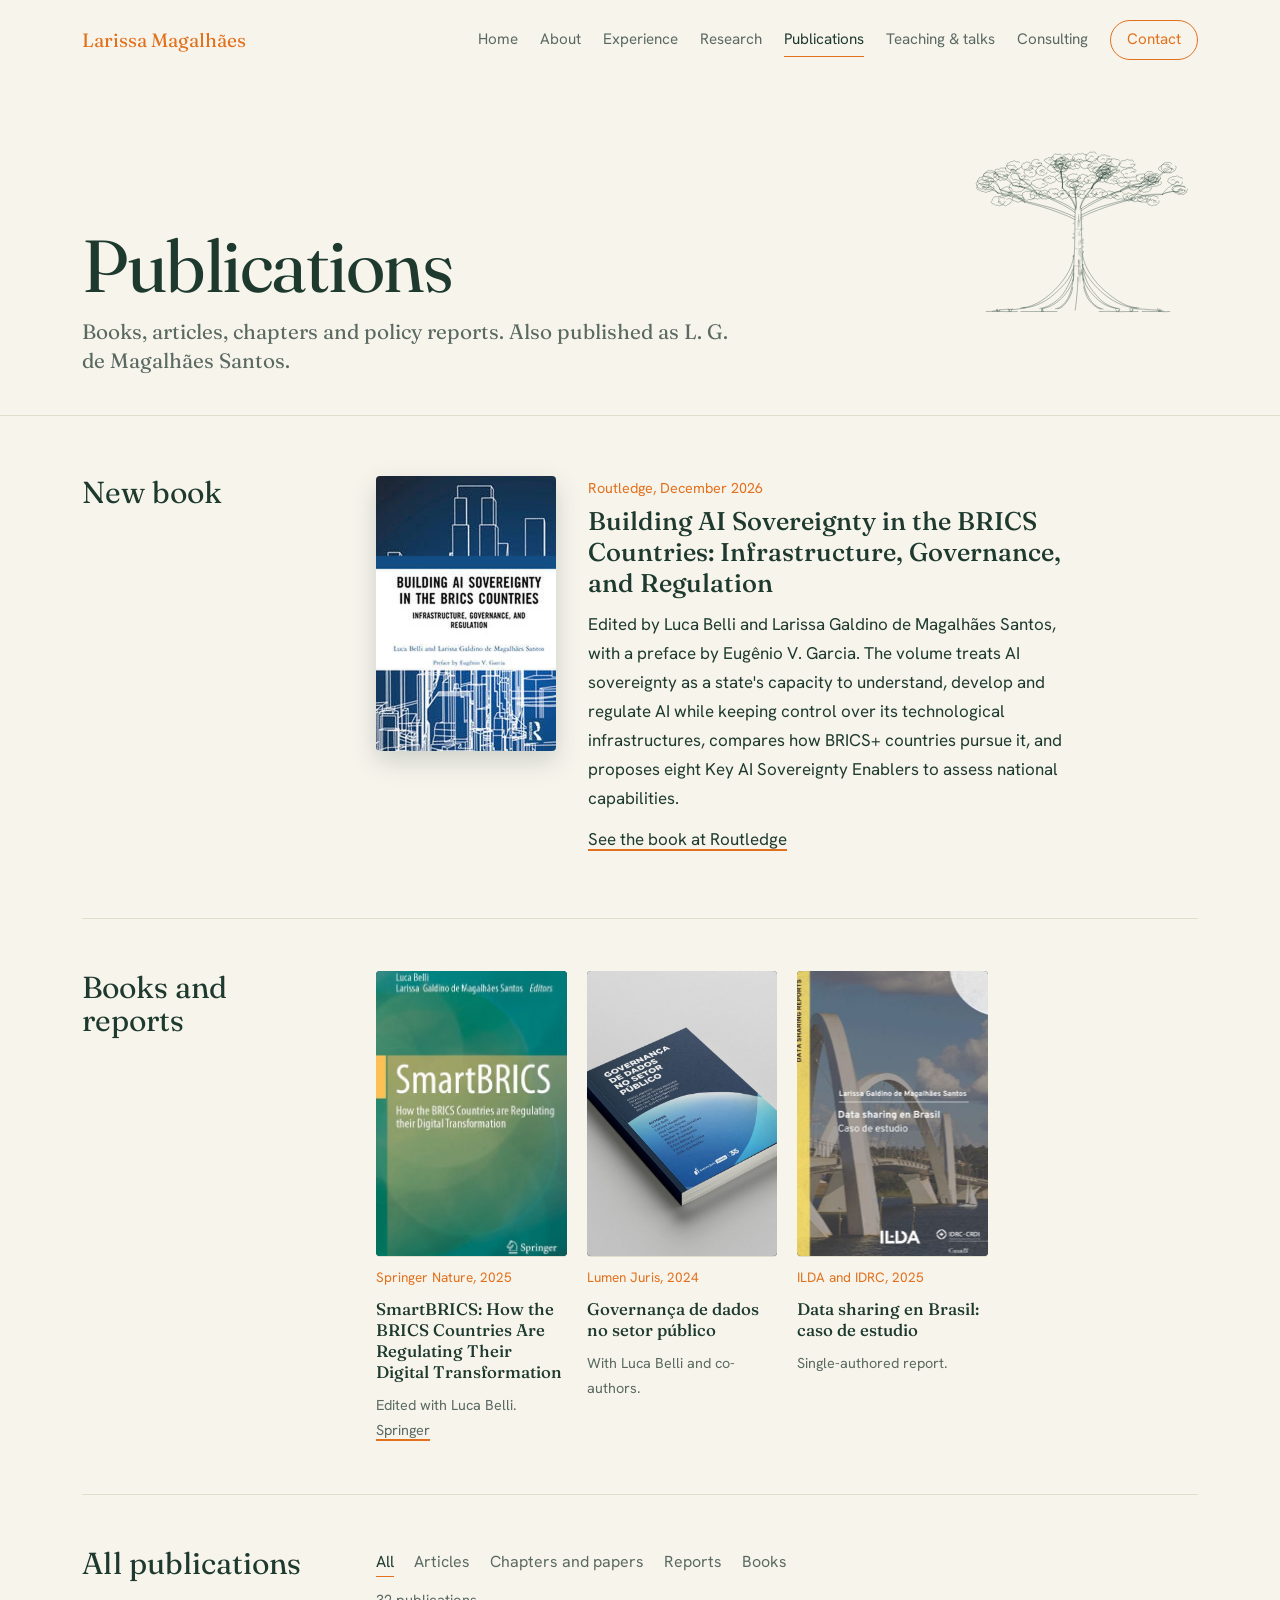
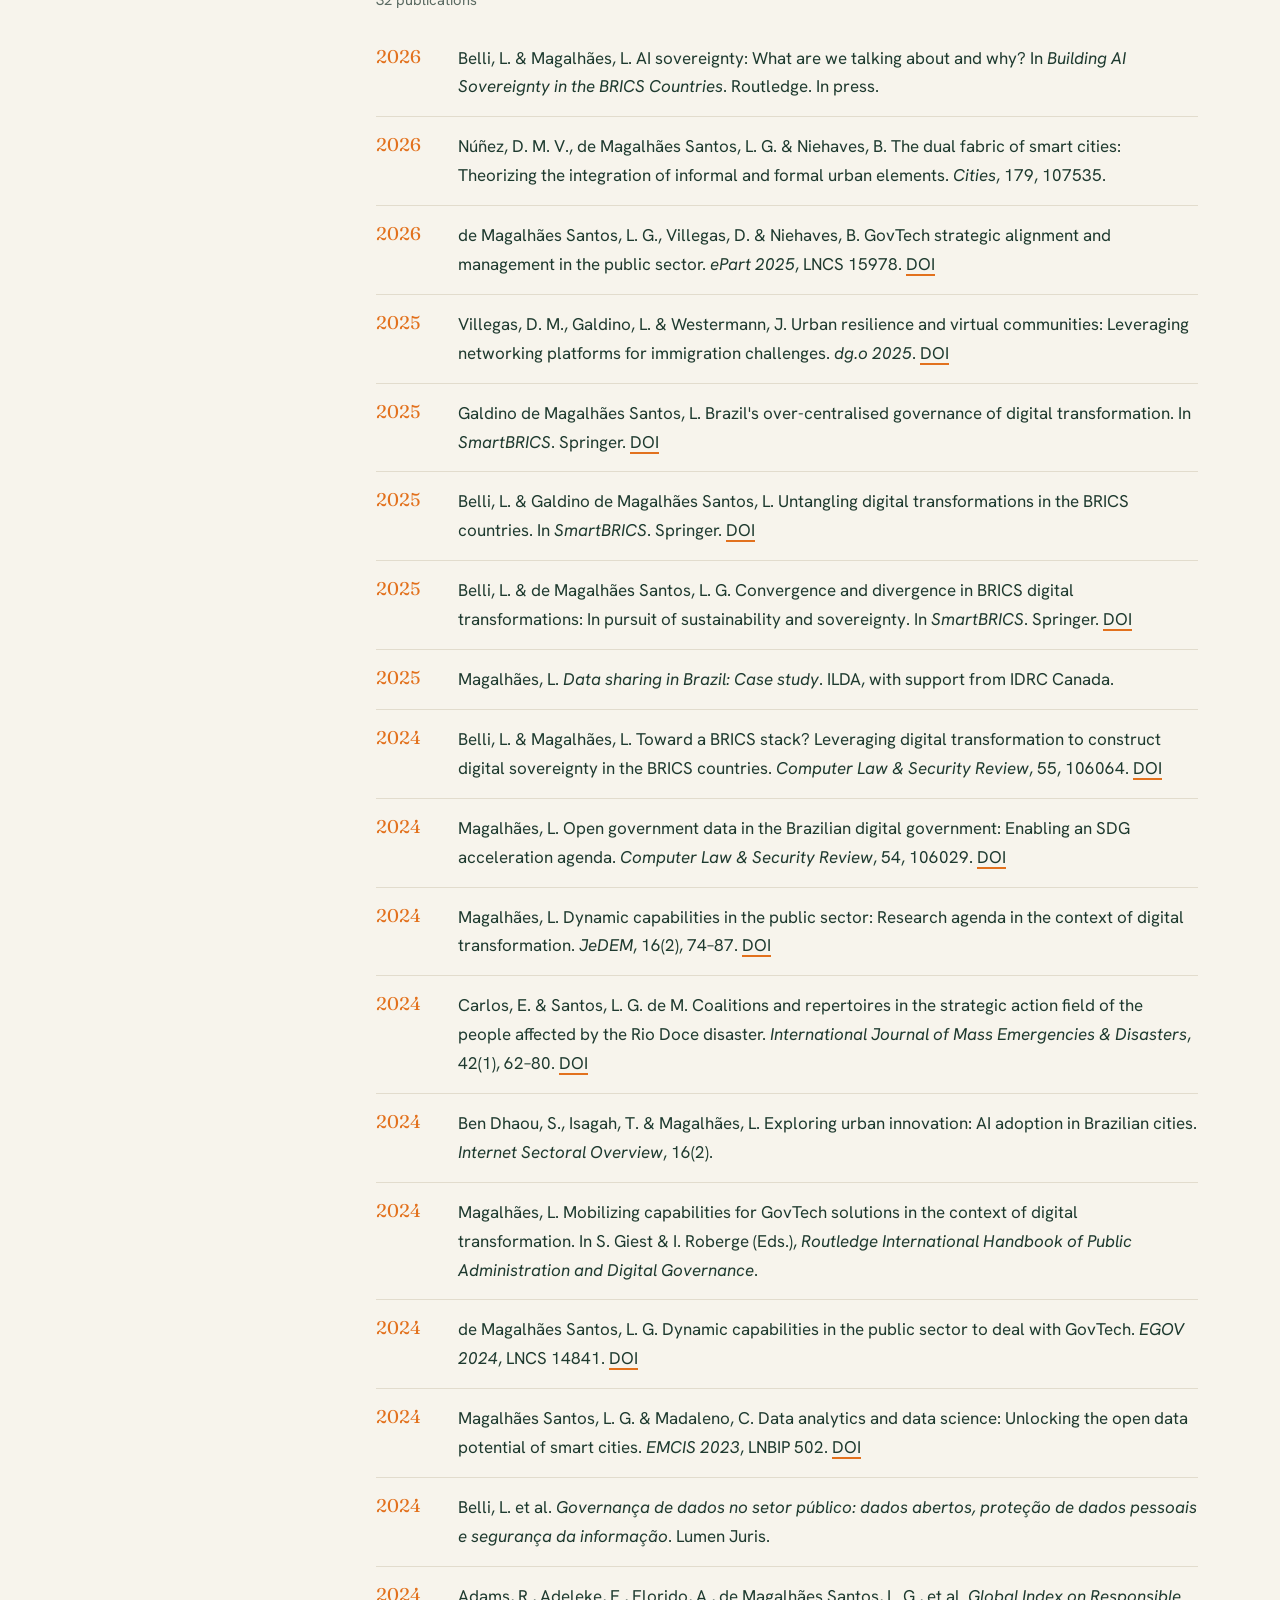
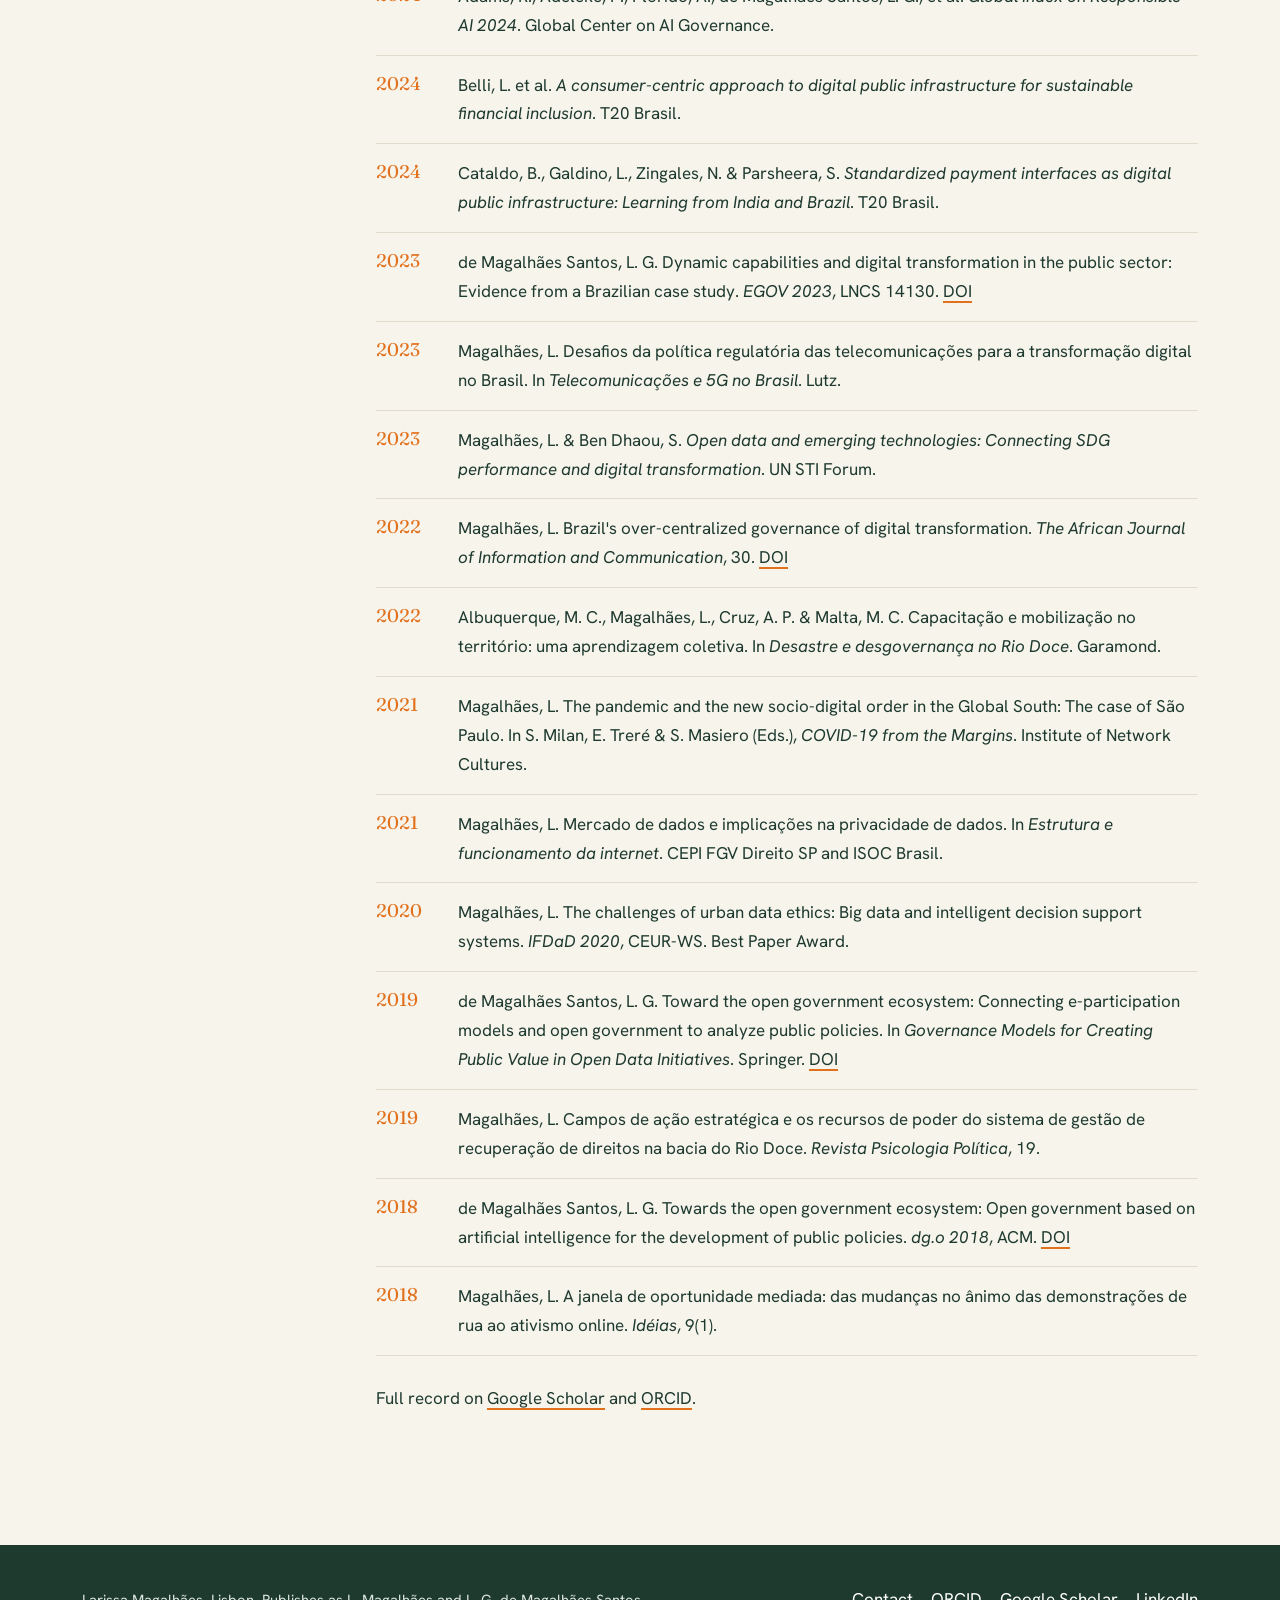
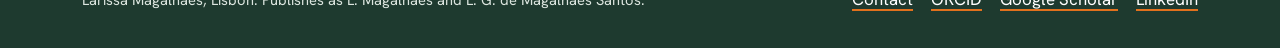
<file: publications.html>
<!DOCTYPE html>
<html lang="en">
<head>
<meta charset="utf-8">
<meta name="viewport" content="width=device-width, initial-scale=1">
<title>Publications | Larissa Magalhães</title>
<meta name="description" content="Books, journal articles, chapters and reports by Larissa Magalhães (L. G. de Magalhães Santos).">
<meta name="author" content="Larissa Magalhães">
<meta property="og:title" content="Publications | Larissa Magalhães">
<meta property="og:description" content="Books, journal articles, chapters and reports by Larissa Magalhães (L. G. de Magalhães Santos).">
<link rel="preconnect" href="https://fonts.googleapis.com"><link rel="preconnect" href="https://fonts.gstatic.com" crossorigin><link href="https://fonts.googleapis.com/css2?family=Fraunces:ital,opsz,wght@0,9..144,400;0,9..144,600;1,9..144,400&family=Hanken+Grotesk:wght@400;600&display=swap" rel="stylesheet">
<link rel="stylesheet" href="style.css">
</head>
<body class="p-publications">
<header class="band">
 <div class="wrap">
  <div class="site-head">
   <a class="brand" href="index.html"><span>Larissa Magalhães</span></a>
   <button class="menu-btn" aria-expanded="false" aria-controls="site-nav">Menu</button>
   <nav class="site-nav" id="site-nav" aria-label="Main"><a href="index.html">Home</a><a href="about.html">About</a><a href="experience.html">Experience</a><a href="research.html">Research</a><a href="publications.html" aria-current="page">Publications</a><a href="teaching.html">Teaching &amp; talks</a><a href="consulting.html">Consulting</a><a href="contact.html" class="cta">Contact</a></nav>
  </div>
  <div class="page-head"><div><h1>Publications</h1><p>Books, articles, chapters and policy reports. Also published as L. G. de Magalhães Santos.</p></div><svg class="mini" viewBox="-40 -60 680 700" aria-hidden="true" fill="none" stroke-linecap="round" stroke-linejoin="round"><g class="part" id="m-roots"><path d="M287.9,300.0 L287.4,304.4 L286.7,308.9 L285.8,313.5 L284.7,318.2 L283.3,322.9 L281.7,327.7 L279.9,332.5 L277.9,337.3 L275.6,342.2 L273.2,347.1 L270.5,351.9 L267.7,356.8 L264.6,361.6 L261.4,366.4 L258.0,371.1 L254.4,375.7 L250.7,380.3 L246.8,384.9 L242.8,389.3 L238.7,393.7 L234.5,398.0 L230.2,402.2 L225.9,406.3 L221.4,410.3 L216.9,414.1 L212.2,417.9 L207.6,421.5 L202.8,424.9 L198.0,428.2 L193.1,431.3 L188.2,434.2 L183.2,436.8 L178.2,439.3 L173.2,441.5 L168.1,443.5 L163.1,445.2 L158.0,446.7 L153.0,447.9 L147.9,448.8 L143.0,449.5 L138.0,450.0"/><path d="M144.0,449.9 L150.1,449.5 L156.1,448.7 L162.1,447.6 L168.1,446.2 L174.1,444.5 L180.0,442.5 L185.8,440.2 L191.6,437.7 L197.4,434.9 L203.0,431.9 L208.5,428.7 L213.8,425.2 L219.1,421.5 L224.1,417.7 L229.0,413.7 L233.8,409.6 L238.4,405.4 L242.9,401.2 L247.3,397.0 L251.5,392.8 L255.5,388.6 L259.4,384.4 L263.0,380.2 L266.3,376.0 L269.4,371.9 L272.3,367.7 L274.8,363.7 L277.0,359.8 L279.0,356.0 L280.7,352.4 L282.1,348.9 L283.3,345.7 L284.2,342.7 L285.0,340.0"/><path d="M288.1,330.0 L287.6,336.2 L286.9,342.3 L285.8,348.3 L284.4,354.2 L282.8,359.9 L280.9,365.6 L278.8,371.1 L276.5,376.6 L274.1,381.9 L271.6,387.0 L268.9,392.1 L266.1,397.1 L263.1,401.9 L260.0,406.6 L256.8,411.1 L253.3,415.4 L249.7,419.4 L245.9,423.2 L242.0,426.7 L237.9,430.0 L233.9,433.1 L229.7,435.9 L225.6,438.6 L221.4,441.0 L217.2,443.3 L213.1,445.3 L208.9,447.0 L204.6,448.6 L200.4,449.8 L196.2,450.7 L192.0,451.2"/><path d="M198.0,451.4 L203.5,450.7 L208.9,449.6 L214.3,447.9 L219.6,445.9 L224.8,443.4 L229.9,440.6 L234.8,437.5 L239.7,434.2 L244.3,430.5 L248.9,426.7 L253.2,422.6 L257.3,418.4 L261.2,414.0 L264.8,409.5 L268.2,405.0 L271.4,400.4 L274.3,395.9 L276.9,391.4 L279.3,386.9 L281.3,382.5 L283.0,378.2 L284.3,374.0 L285.0,370.0"/><path d="M288.0,352.0 L287.5,360.7 L286.6,368.8 L285.5,376.6 L284.1,383.9 L282.6,390.8 L280.9,397.3 L279.2,403.3 L277.3,409.0 L275.2,414.4 L273.0,419.3 L270.6,423.8 L268.0,427.9 L265.3,431.7 L262.6,435.1 L259.8,438.3 L257.1,441.2 L254.2,443.8 L251.3,446.1 L248.3,448.0 L245.2,449.5 L242.1,450.6 L239.0,451.5 L236.0,452.4"/><path d="M242.0,452.4 L246.3,451.3 L250.6,449.5 L254.7,447.1 L258.6,443.9 L262.1,440.2 L265.5,436.0 L268.7,431.5 L271.9,426.8 L275.0,421.7 L277.8,416.3 L280.2,410.6 L282.2,404.6 L283.8,398.4 L285.0,392.0"/><path d="M312.8,296.0 L313.2,300.3 L313.9,304.6 L314.8,309.0 L316.0,313.5 L317.4,318.0 L319.0,322.6 L320.9,327.2 L322.9,331.9 L325.2,336.6 L327.6,341.3 L330.2,346.0 L333.0,350.8 L335.9,355.5 L339.1,360.2 L342.4,364.9 L345.8,369.6 L349.5,374.2 L353.2,378.7 L357.2,383.1 L361.3,387.5 L365.5,391.7 L369.9,395.9 L374.3,400.0 L378.8,403.9 L383.4,407.8 L388.1,411.6 L392.8,415.3 L397.5,418.9 L402.3,422.3 L407.2,425.7 L412.1,428.9 L417.0,431.9 L422.0,434.7 L427.0,437.4 L432.1,439.8 L437.2,442.0 L442.3,443.9 L447.4,445.6 L452.6,447.1 L457.7,448.2 L462.8,449.1 L467.9,449.8 L473.0,450.0"/><path d="M467.0,449.9 L460.8,449.6 L454.7,448.9 L448.6,447.9 L442.5,446.5 L436.5,444.9 L430.5,443.0 L424.5,440.8 L418.6,438.4 L412.8,435.8 L407.1,432.9 L401.4,429.8 L395.9,426.5 L390.5,423.1 L385.2,419.4 L380.0,415.6 L375.1,411.7 L370.2,407.7 L365.5,403.6 L361.0,399.4 L356.7,395.2 L352.6,390.9 L348.6,386.6 L344.8,382.4 L341.2,378.2 L337.8,374.0 L334.6,369.9 L331.7,365.9 L328.9,362.0 L326.3,358.2 L324.0,354.6 L322.0,351.1 L320.2,347.7 L318.7,344.5 L317.4,341.5 L316.5,338.6 L316.0,336.0"/><path d="M313.1,326.0 L313.7,332.0 L314.5,338.0 L315.6,344.0 L316.9,349.8 L318.4,355.6 L320.2,361.3 L322.1,366.9 L324.3,372.4 L326.7,377.8 L329.4,383.0 L332.3,388.1 L335.5,393.0 L338.8,397.7 L342.3,402.3 L345.8,406.7 L349.4,411.1 L353.0,415.3 L356.7,419.4 L360.5,423.3 L364.4,427.1 L368.5,430.6 L372.7,433.9 L376.9,436.9 L381.3,439.5 L385.8,441.9 L390.3,444.1 L394.7,445.9 L399.2,447.6 L403.7,449.0 L408.1,450.2 L412.6,451.1 L417.0,451.5"/><path d="M411.0,451.5 L405.5,450.8 L400.0,449.6 L394.6,448.1 L389.3,446.3 L383.9,444.1 L378.7,441.7 L373.5,438.9 L368.5,435.7 L363.7,432.3 L359.0,428.6 L354.6,424.7 L350.3,420.6 L346.2,416.5 L342.3,412.2 L338.5,407.9 L334.9,403.6 L331.6,399.3 L328.5,394.9 L325.7,390.5 L323.2,386.2 L321.1,381.9 L319.4,377.6 L318.0,373.6 L316.8,369.7 L316.0,366.0"/><path d="M313.1,350.0 L313.6,358.4 L314.4,366.4 L315.4,374.1 L316.6,381.3 L318.1,388.1 L319.9,394.5 L321.9,400.5 L324.1,406.2 L326.4,411.4 L328.9,416.4 L331.3,421.0 L333.9,425.3 L336.6,429.3 L339.3,432.9 L342.2,436.2 L345.2,439.2 L348.3,441.9 L351.5,444.3 L354.6,446.4 L357.9,448.3 L361.1,449.9 L364.4,451.2 L367.7,452.2 L371.0,452.7"/><path d="M365.0,452.7 L360.4,451.6 L355.9,449.7 L351.6,447.2 L347.4,444.2 L343.4,440.8 L339.4,437.1 L335.5,433.1 L331.8,428.7 L328.5,423.9 L325.6,418.6 L323.2,413.1 L321.1,407.5 L319.1,401.8 L317.3,395.9 L316.0,390.0"/><path d="M300.0,362.0 L299.8,368.3 L299.6,374.4 L299.3,380.4 L299.0,386.2 L298.7,391.9 L298.3,397.5 L297.8,402.9 L297.3,408.3 L296.8,413.5 L296.3,418.6 L295.9,423.6 L295.5,428.5 L295.0,433.3 L294.4,438.0 L293.8,442.6 L293.2,447.2 L292.6,451.6 L292.0,456.0"/><path d="M149.9,449.7 L144.9,450.4 L139.9,451.2 L135.0,452.0 L130.0,452.9 L125.0,453.7 L120.0,454.2 L114.9,454.4 L109.8,454.3 L104.7,454.1 L99.6,454.0 L94.5,454.0 L89.4,454.4 L84.2,455.0 L79.1,455.7 L73.9,456.4 L68.6,457.2 L63.3,458.0 L58.0,459.0"/><path d="M450.0,450.1 L455.0,451.0 L460.0,451.8 L465.0,452.4 L470.0,452.8 L475.1,453.0 L480.1,453.1 L485.1,453.2 L490.2,453.5 L495.3,454.0 L500.3,454.6 L505.4,455.0 L510.6,455.3 L515.7,455.4 L520.9,455.7 L526.2,456.2 L531.4,457.0 L536.7,458.0 L542.0,459.0"/><path d="M40.0,460.0 L44.7,459.9 L49.7,459.8 L54.7,459.8 L59.9,459.8 L65.1,459.8 L70.5,459.8 L75.9,459.9 L81.3,459.9 L86.7,460.0 L92.1,460.1 L97.5,460.2 L102.9,460.2 L108.1,460.2 L113.3,460.2 L118.3,460.2 L123.3,460.1 L128.0,460.0"/><path d="M138.0,460.1 L142.7,460.0 L147.5,460.0 L152.4,460.0 L157.4,460.0 L162.5,460.0 L167.7,460.0 L173.0,460.0 L178.3,460.0 L183.6,460.0 L189.0,460.0 L194.4,459.9 L199.7,459.9 L205.0,459.9 L210.3,459.9 L215.5,459.9 L220.6,460.0 L225.6,460.0 L230.5,460.0 L235.3,460.0 L240.0,460.0"/><path d="M360.0,460.1 L364.8,459.9 L369.7,459.7 L374.8,459.6 L379.9,459.5 L385.1,459.5 L390.5,459.5 L395.9,459.7 L401.3,459.9 L406.8,460.1 L412.2,460.3 L417.7,460.3 L423.2,460.4 L428.7,460.3 L434.1,460.2 L439.5,460.1 L444.9,460.1 L450.1,460.1 L455.2,460.1 L460.3,460.2 L465.2,460.1 L470.0,460.0"/><path d="M482.0,460.0 L486.8,459.8 L491.7,459.7 L496.9,459.7 L502.1,459.8 L507.4,459.9 L512.8,459.9 L518.3,459.8 L523.7,459.8 L529.2,459.9 L534.6,460.0 L539.9,460.3 L545.1,460.4 L550.3,460.4 L555.2,460.2 L560.0,460.0"/><path d="M70.0,460 l-0.4,-6.7"/><path d="M73.0,460 l-1.6,-5.8"/><path d="M76.0,460 l3.3,-5.9"/><path d="M104.0,460 l3.0,-6.5"/><path d="M107.0,460 l-4.6,-7.7"/><path d="M110.0,460 l3.5,-8.2"/><path d="M196.0,460 l4.1,-7.3"/><path d="M199.0,460 l-2.7,-6.4"/><path d="M202.0,460 l-2.2,-6.2"/><path d="M410.0,460 l-3.3,-5.6"/><path d="M413.0,460 l3.3,-5.1"/><path d="M416.0,460 l2.3,-6.4"/><path d="M448.0,460 l-0.8,-8.8"/><path d="M451.0,460 l4.0,-6.0"/><path d="M454.0,460 l1.5,-5.4"/><path d="M528.0,460 l-2.1,-8.6"/><path d="M531.0,460 l0.7,-7.1"/><path d="M534.0,460 l1.5,-5.0"/></g><g class="part" id="m-trunk"><path d="M286.9,372.0 L287.1,368.1 L287.3,364.1 L287.5,360.0 L287.7,355.9 L287.8,351.7 L287.9,347.4 L288.1,343.1 L288.2,338.7 L288.2,334.2 L288.3,329.7 L288.4,325.1 L288.6,320.5 L288.7,315.8 L288.9,311.0 L289.1,306.2 L289.3,301.3 L289.6,296.4 L289.8,291.4 L290.0,286.4 L290.2,281.3 L290.4,276.1 L290.6,270.9 L290.7,265.6 L290.8,260.3 L290.8,254.9 L290.9,249.4 L290.9,243.9 L291.0,238.4 L291.0,232.8 L291.1,227.2 L291.2,221.5 L291.3,215.7 L291.3,209.9 L291.4,204.1 L291.5,198.2 L291.6,192.2 L291.7,186.2 L291.8,180.2 L291.8,174.1 L292.0,168.0"/><path d="M314.3,372.0 L314.2,367.9 L314.0,363.8 L313.9,359.6 L313.8,355.4 L313.6,351.2 L313.4,346.9 L313.3,342.5 L313.1,338.1 L312.9,333.7 L312.7,329.2 L312.5,324.6 L312.3,320.0 L312.1,315.3 L312.0,310.6 L311.8,305.9 L311.7,301.1 L311.5,296.2 L311.4,291.3 L311.3,286.3 L311.2,281.2 L311.1,276.2 L311.0,271.0 L310.8,265.8 L310.7,260.5 L310.6,255.2 L310.4,249.8 L310.3,244.4 L310.1,238.9 L309.9,233.3 L309.7,227.7 L309.6,222.0 L309.4,216.3 L309.3,210.5 L309.2,204.6 L309.0,198.7 L309.0,192.7 L308.9,186.6 L308.8,180.5 L308.8,174.3 L309.0,168.0"/><path d="M291.0,192.5 L286.4,190.2 L281.7,188.0 L276.9,185.8 L272.1,183.8 L267.2,181.8 L262.3,179.8 L257.3,177.8 L252.4,175.9 L247.3,174.0 L242.3,172.2 L237.2,170.4 L232.2,168.7 L227.0,167.1 L221.9,165.6 L216.8,164.2 L211.6,162.8 L206.5,161.5 L201.4,160.2 L196.4,158.9 L191.4,157.6 L186.4,156.3 L181.5,155.0 L176.6,153.7 L171.8,152.6 L167.1,151.4 L162.4,150.4 L157.7,149.4 L153.2,148.5 L148.7,147.5"/><path d="M291.0,199.4 L286.4,197.1 L281.8,194.7 L277.1,192.5 L272.3,190.3 L267.4,188.1 L262.4,186.1 L257.5,184.1 L252.4,182.2 L247.4,180.3 L242.3,178.4 L237.2,176.5 L232.1,174.7 L227.0,172.9 L221.9,171.1 L216.8,169.4 L211.7,167.7 L206.6,166.1 L201.5,164.5 L196.4,163.0 L191.4,161.6 L186.4,160.2 L181.4,158.8 L176.5,157.5 L171.7,156.1 L167.0,154.8 L162.3,153.5 L157.7,152.1 L153.1,150.9 L148.7,149.6"/><path d="M309.1,186.6 L313.6,184.3 L318.3,182.0 L323.0,179.8 L327.8,177.6 L332.6,175.5 L337.5,173.4 L342.5,171.4 L347.4,169.4 L352.4,167.5 L357.5,165.7 L362.6,163.9 L367.7,162.3 L372.8,160.6 L377.9,159.1 L383.0,157.6 L388.1,156.1 L393.2,154.7 L398.3,153.3 L403.3,151.9 L408.3,150.6 L413.3,149.3 L418.2,148.0 L423.0,146.8 L427.8,145.6 L432.6,144.5 L437.3,143.4 L441.9,142.3 L446.4,141.3 L450.9,140.3"/><path d="M309.0,193.5 L313.5,191.1 L318.2,188.7 L322.9,186.4 L327.7,184.2 L332.5,182.0 L337.5,179.9 L342.5,178.0 L347.5,176.0 L352.6,174.1 L357.6,172.2 L362.7,170.3 L367.8,168.4 L372.9,166.5 L377.9,164.6 L383.0,162.8 L388.1,161.0 L393.1,159.3 L398.2,157.7 L403.2,156.1 L408.3,154.6 L413.2,153.2 L418.2,151.7 L423.1,150.3 L427.9,148.9 L432.6,147.6 L437.3,146.2 L441.9,144.9 L446.5,143.7 L450.9,142.4"/><path d="M291.0,173.0 L286.7,170.0 L282.3,167.0 L277.8,164.1 L273.3,161.2 L268.6,158.5 L263.9,155.9 L259.0,153.4 L254.1,151.1 L249.1,148.9 L244.2,146.8 L239.2,144.7 L234.2,142.6 L229.3,140.5 L224.5,138.4 L219.6,136.4 L214.7,134.6 L209.9,132.8 L205.1,131.2 L200.4,129.6 L195.8,128.1 L191.2,126.6 L186.8,125.2 L182.5,123.8"/><path d="M291.0,179.1 L286.6,176.0 L282.2,173.0 L277.7,170.1 L273.1,167.2 L268.5,164.4 L263.8,161.7 L258.9,159.0 L254.1,156.4 L249.2,154.0 L244.2,151.5 L239.3,149.1 L234.4,146.8 L229.4,144.5 L224.5,142.3 L219.6,140.1 L214.7,138.1 L209.9,136.1 L205.1,134.3 L200.4,132.4 L195.8,130.7 L191.2,128.9 L186.8,127.2 L182.5,125.6"/><path d="M309.0,169.0 L313.2,165.9 L317.5,163.0 L322.0,160.1 L326.5,157.4 L331.1,154.7 L335.8,152.1 L340.5,149.5 L345.3,147.0 L350.1,144.6 L354.9,142.3 L359.8,140.0 L364.7,137.9 L369.6,135.8 L374.5,133.8 L379.3,131.9 L384.2,130.1 L389.0,128.4 L393.8,126.7 L398.5,125.0 L403.1,123.4 L407.7,121.8 L412.1,120.2 L416.4,118.7 L420.7,117.2"/><path d="M309.0,175.0 L313.2,171.9 L317.5,168.9 L322.0,166.0 L326.5,163.1 L331.1,160.3 L335.8,157.6 L340.5,155.0 L345.3,152.4 L350.1,149.9 L355.0,147.4 L359.9,145.0 L364.8,142.7 L369.7,140.4 L374.6,138.2 L379.4,136.1 L384.3,133.9 L389.1,131.9 L393.8,129.8 L398.5,127.9 L403.1,125.9 L407.6,124.1 L412.0,122.3 L416.4,120.6 L420.7,119.0"/><path d="M294.1,165.5 L291.9,159.6 L289.4,154.0 L286.8,148.6 L284.1,143.5 L281.1,138.6 L277.8,134.1 L274.5,129.9 L271.2,125.8 L268.0,121.9 L264.7,118.3 L261.4,115.0 L258.4,111.8 L255.7,108.7"/><path d="M294.0,170.5 L292.1,164.9 L289.9,159.6 L287.6,154.4 L285.0,149.4 L282.2,144.7 L279.2,140.1 L276.1,135.8 L273.0,131.7 L269.8,127.7 L266.7,123.9 L263.8,120.2 L261.0,116.6 L258.3,113.3 L255.7,110.2"/><path d="M306.1,165.5 L307.8,159.2 L309.9,153.2 L312.2,147.5 L315.0,142.3 L317.9,137.3 L321.0,132.6 L324.1,128.2 L327.3,124.1 L330.5,120.3 L333.6,116.7 L336.3,113.3 L338.8,110.0"/><path d="M306.0,170.5 L307.5,164.6 L309.4,158.9 L311.7,153.6 L314.3,148.4 L317.0,143.5 L319.7,138.8 L322.5,134.2 L325.3,129.9 L328.1,125.8 L331.0,121.9 L333.8,118.3 L336.4,114.8 L338.8,111.5"/><path d="M294.0,166.0 L294.7,158.9 L294.8,152.6 L294.6,147.0 L294.2,142.0 L293.8,137.6 L293.2,133.7 L292.5,130.4 L292.0,127.4"/><path d="M294.0,170.0 L294.7,162.8 L295.0,156.3 L294.8,150.4 L294.0,145.1 L293.2,140.3 L293.0,135.9 L292.6,132.0 L292.0,128.6"/></g><g class="part" id="m-bark"><path d="M305.0,288.7 q-0.7,7.3 0.6,14.5"/><path d="M301.2,194.9 q0.4,6.0 -0.3,12.0"/><path d="M309.7,202.3 q0.2,4.2 0.1,8.5"/><path d="M306.0,258.0 q0.9,5.6 -0.4,11.2"/><path d="M301.9,313.2 q0.3,5.0 -0.2,10.0"/><path d="M308.0,238.8 q-0.1,3.4 0.6,6.7"/><path d="M299.9,365.3 q-0.5,4.1 0.5,8.1"/><path d="M309.6,343.8 q-0.7,4.8 0.4,9.7"/><path d="M306.3,310.9 q0.3,7.9 -0.6,15.9"/><path d="M302.6,332.0 q0.9,6.3 -0.4,12.6"/><path d="M300.3,201.5 q-0.5,5.8 0.1,11.5"/><path d="M301.4,313.5 q-0.5,6.2 -0.0,12.3"/><path d="M309.2,348.4 q-0.2,3.5 -0.3,6.9"/><path d="M308.3,180.7 q-0.5,6.2 0.3,12.4"/><path d="M304.1,282.6 q-0.8,3.0 0.5,6.1"/><path d="M305.5,348.1 q0.2,7.2 -0.4,14.3"/><path d="M302.7,203.7 q0.6,7.5 0.4,15.0"/><path d="M301.5,347.2 q-0.8,4.2 0.3,8.5"/><path d="M303.9,344.4 q-0.7,6.1 0.5,12.2"/><path d="M310.7,340.8 q0.8,7.1 -0.6,14.1"/><path d="M303.0,317.0 q0.6,7.7 0.4,15.3"/><path d="M302.2,330.8 q-0.8,6.9 0.4,13.9"/><path d="M301.7,339.7 q-0.1,7.1 -0.2,14.2"/><path d="M301.7,327.9 q-0.6,3.1 -0.2,6.2"/><path d="M310.6,340.8 q0.3,4.4 -0.1,8.8"/><path d="M305.4,362.5 q-0.8,7.7 0.6,15.4"/><path d="M310.6,213.2 q-0.8,4.3 -0.1,8.7"/><path d="M302.8,315.5 q0.0,6.0 -0.1,12.1"/><path d="M302.1,287.2 q-1.0,6.5 0.5,13.1"/><path d="M307.6,280.2 q0.3,6.7 -0.2,13.4"/><path d="M307.0,193.0 q-0.4,4.7 0.4,9.3"/><path d="M302.6,313.9 q-0.2,4.5 -0.1,9.1"/><path d="M300.5,235.0 q0.9,5.1 0.2,10.2"/><path d="M306.4,347.9 q0.1,4.5 -0.6,9.0"/><path d="M304.2,233.4 q0.3,5.9 -0.0,11.8"/><path d="M301.6,262.2 q0.8,5.4 0.4,10.7"/><path d="M300.0,211.6 q0.3,5.6 -0.2,11.2"/><path d="M308.0,332.2 q-0.6,6.4 -0.4,12.7"/><path d="M301.9,184.5 q0.7,5.4 -0.5,10.8"/><path d="M306.6,257.1 q0.4,4.0 -0.0,7.9"/><path d="M306.9,225.4 q0.5,3.0 0.3,6.1"/><path d="M304.1,199.8 q0.9,3.9 0.0,7.8"/><path d="M302.0,189.3 q-0.1,7.2 0.4,14.5"/><path d="M310.9,304.2 q0.9,6.0 0.5,12.0"/><path d="M307.6,294.0 q0.7,5.5 0.1,11.0"/><path d="M307.9,346.9 q-0.5,5.4 -0.3,10.7"/><path d="M312.5,290.6 l4.5,1.5 l-4.5,1.8"/><path d="M312.5,288.8 l4.5,1.5 l-4.5,1.8"/><path d="M311.8,258.1 l4.5,1.5 l-4.5,1.8"/><path d="M311.2,224.5 l4.5,1.5 l-4.5,1.8"/><path d="M289.1,238.4 l-4.5,1.5 l4.5,1.8"/><path d="M289.4,208.7 l-4.5,1.5 l4.5,1.8"/><path d="M288.9,248.8 l-4.5,1.5 l4.5,1.8"/><path d="M288.2,301.9 l-4.5,1.5 l4.5,1.8"/><path d="M311.8,254.0 l4.5,1.5 l-4.5,1.8"/><path d="M312.2,275.0 l4.5,1.5 l-4.5,1.8"/><path d="M310.6,196.2 l4.5,1.5 l-4.5,1.8"/><path d="M288.9,249.9 l-4.5,1.5 l4.5,1.8"/><path d="M313.2,326.5 l4.5,1.5 l-4.5,1.8"/><path d="M312.0,264.2 l4.5,1.5 l-4.5,1.8"/><path d="M292.0,226.0 L294.7,226.8 L297.5,227.3 L300.5,227.4 L303.5,227.5 L306.4,226.9 L309.0,226.0"/><path d="M292.0,280.9 L294.6,281.9 L297.5,282.2 L300.5,282.4 L303.5,282.5 L306.4,281.8 L309.0,281.0"/><path d="M292.0,330.0 L294.6,330.9 L297.5,331.3 L300.5,331.5 L303.5,331.3 L306.4,330.9 L309.0,330.0"/></g><g class="part" id="m-crown"><path d="M148.7,146.7 L143.9,143.9 L139.0,141.2 L134.0,138.8 L128.9,136.7 L123.6,134.9 L118.3,133.2 L113.1,131.6 L107.9,129.9 L102.7,128.5 L97.5,127.3 L92.4,126.4 L87.3,125.6 L82.4,124.9 L77.6,124.1 L73.0,123.6"/><path d="M148.7,150.5 L143.9,147.7 L139.0,145.1 L134.0,142.5 L128.9,140.2 L123.7,138.1 L118.4,136.4 L113.0,134.8 L107.8,133.2 L102.6,131.5 L97.4,129.9 L92.3,128.6 L87.3,127.5 L82.4,126.5 L77.6,125.6 L73.0,124.7"/><path d="M72.9,124.2 L68.6,121.0 L64.0,118.6 L59.3,117.0 L54.7,115.7 L50.0,114.9 L45.5,114.7 L41.0,115.0 L36.9,115.3"/><path d="M72.9,124.2 L68.5,120.2 L63.7,116.8 L58.8,114.0 L53.8,111.6 L48.7,109.7 L43.6,108.3 L38.7,107.1 L34.0,106.0 L29.5,105.4"/><path d="M72.9,124.2 L69.0,119.0 L64.9,114.5 L60.5,110.5 L55.9,107.2 L51.1,104.5 L46.4,102.5 L41.9,100.8 L37.9,99.1"/><path d="M148.6,146.7 L144.4,143.3 L140.1,140.0 L135.6,136.9 L131.0,134.1 L126.2,131.5 L121.4,129.1 L116.5,126.8 L111.7,124.7 L106.9,122.7 L102.0,120.9 L97.3,119.4 L92.6,118.0 L88.0,116.7 L83.6,115.4 L79.3,114.2"/><path d="M148.7,150.5 L144.4,147.1 L140.0,143.9 L135.5,140.7 L131.0,137.6 L126.3,134.7 L121.5,132.1 L116.6,129.8 L111.6,127.7 L106.7,125.7 L101.9,123.6 L97.2,121.6 L92.6,119.7 L88.1,118.1 L83.6,116.6 L79.3,115.4"/><path d="M79.3,114.8 L76.6,108.4 L73.6,102.7 L70.4,97.4 L67.0,92.8 L63.2,88.9 L59.4,85.6 L55.9,82.7 L52.8,80.0"/><path d="M79.3,114.8 L76.6,109.4 L73.4,104.9 L69.9,101.1 L66.4,97.6 L62.9,94.6 L59.3,92.2 L55.9,90.3 L52.8,88.7"/><path d="M450.9,139.5 L456.0,137.7 L461.3,136.1 L466.5,134.7 L471.9,133.5 L477.2,132.3 L482.6,131.3 L488.0,130.4 L493.3,129.6 L498.7,129.0 L504.0,128.4 L509.3,128.0 L514.5,127.7 L519.7,127.4 L524.8,127.3 L529.8,127.3 L534.6,127.3 L539.4,127.4"/><path d="M450.9,143.2 L456.0,141.4 L461.2,139.7 L466.5,138.2 L471.8,136.9 L477.2,135.8 L482.6,134.7 L488.0,133.7 L493.3,132.7 L498.7,131.8 L504.0,131.0 L509.3,130.3 L514.5,129.9 L519.7,129.5 L524.8,129.2 L529.8,129.0 L534.6,128.8 L539.4,128.6"/><path d="M539.4,128.0 L544.8,125.5 L550.4,123.6 L556.0,122.0 L561.6,120.7 L567.2,119.8 L572.8,119.6 L578.2,119.8 L583.5,120.2 L588.5,120.6"/><path d="M539.4,128.0 L543.0,122.6 L546.9,117.8 L551.1,113.4 L555.5,109.5 L560.0,106.2 L564.5,103.2 L568.9,100.6 L573.2,98.4 L577.2,96.4"/><path d="M539.3,127.9 L544.4,125.4 L549.7,123.5 L555.0,122.2 L560.3,121.3 L565.6,120.5 L570.8,120.0 L575.9,120.0 L580.8,120.5 L585.6,121.0"/><path d="M450.9,139.5 L454.7,135.3 L458.6,131.2 L462.7,127.3 L466.9,123.6 L471.2,119.9 L475.6,116.5 L480.2,113.3 L484.9,110.4 L489.6,107.7 L494.2,105.1 L498.8,102.6 L503.3,100.1 L507.7,97.7 L512.0,95.4 L516.1,93.3 L520.1,91.4"/><path d="M450.9,143.3 L454.4,139.3 L458.2,135.5 L462.0,131.8 L466.0,128.2 L470.1,124.7 L474.2,121.3 L478.5,118.1 L482.8,115.0 L487.1,112.0 L491.5,109.3 L495.8,106.6 L500.1,104.0 L504.4,101.5 L508.5,99.1 L512.5,96.8 L516.3,94.5 L520.1,92.5"/><path d="M520.1,91.9 L523.2,86.7 L526.6,81.9 L530.4,77.5 L534.4,73.6 L538.5,70.1 L542.6,67.0 L546.7,64.1 L550.6,61.4 L554.4,59.0 L557.9,57.0"/><path d="M520.1,92.0 L522.8,85.8 L525.9,80.3 L529.4,75.5 L533.1,71.3 L536.9,67.8 L540.6,64.6 L544.1,61.7 L547.4,59.4"/><path d="M182.5,123.1 L179.2,118.2 L175.6,113.7 L171.9,109.4 L168.0,105.4 L163.9,101.8 L159.6,98.6 L155.3,95.6 L151.1,92.7 L146.9,90.0 L142.9,87.7 L139.0,85.6 L135.3,83.5"/><path d="M182.5,126.4 L179.2,121.5 L175.6,116.9 L171.8,112.5 L167.9,108.5 L163.7,104.7 L159.5,101.1 L155.3,97.8 L151.1,94.7 L147.0,91.8 L142.9,89.2 L139.0,86.8 L135.3,84.5"/><path d="M135.4,84.0 L133.7,78.5 L132.0,73.7 L129.7,69.5 L127.1,66.2 L124.9,62.9 L122.7,60.2 L120.2,58.2 L118.2,56.5"/><path d="M135.3,84.0 L132.7,79.1 L129.9,74.7 L127.0,71.0 L123.8,67.7 L120.5,65.2 L117.1,63.2 L114.0,61.6 L111.2,60.2"/><path d="M182.5,123.1 L177.5,120.2 L172.5,117.5 L167.4,114.9 L162.2,112.5 L156.9,110.4 L151.6,108.6 L146.1,107.2 L140.8,106.1 L135.5,105.1 L130.3,104.2 L125.2,103.4 L120.3,102.6 L115.6,101.9"/><path d="M182.5,126.4 L178.0,123.5 L173.3,121.0 L168.5,118.5 L163.7,116.2 L158.8,114.1 L153.8,112.2 L148.8,110.6 L143.8,109.2 L138.9,107.8 L134.0,106.6 L129.2,105.5 L124.5,104.5 L120.0,103.7 L115.6,102.9"/><path d="M115.6,102.4 L111.9,97.7 L107.8,93.8 L103.3,90.7 L99.0,87.8 L94.8,85.2 L90.4,83.5 L86.1,82.3 L82.2,81.2"/><path d="M115.4,102.5 L112.4,96.6 L109.1,91.2 L105.3,86.6 L101.4,82.5 L97.4,79.1 L93.3,76.2 L89.6,73.6 L86.1,71.4"/><path d="M420.7,116.5 L425.6,114.1 L430.7,112.0 L435.8,110.3 L441.1,109.0 L446.3,107.9 L451.5,106.8 L456.7,106.1 L461.9,105.9 L467.0,105.9 L471.9,105.8 L476.7,105.6 L481.4,105.8"/><path d="M420.7,119.7 L425.7,117.4 L430.7,115.4 L435.8,113.4 L441.0,111.6 L446.2,110.3 L451.5,109.5 L456.8,108.9 L461.9,108.2 L467.0,107.5 L471.9,107.0 L476.7,106.8 L481.4,106.8"/><path d="M481.4,106.3 L485.0,102.3 L488.8,99.0 L492.7,96.1 L496.7,93.8 L500.8,92.3 L504.8,91.1 L508.6,90.2 L512.3,89.7"/><path d="M481.4,106.3 L485.6,103.6 L490.1,101.8 L494.5,100.3 L498.9,99.3 L503.4,99.2 L507.7,99.6 L511.9,99.9 L515.9,100.5"/><path d="M420.6,116.4 L425.3,113.4 L430.1,110.6 L435.0,108.1 L439.9,105.7 L444.9,103.8 L450.0,102.2 L455.2,101.0 L460.2,99.8 L465.1,98.8 L469.9,97.9 L474.6,97.4 L479.1,96.8"/><path d="M420.7,119.8 L425.3,116.6 L429.9,113.5 L434.8,110.9 L440.0,108.8 L445.1,107.0 L450.1,105.0 L455.1,103.0 L460.1,101.5 L465.1,100.5 L470.0,99.7 L474.6,98.7 L479.1,97.8"/><path d="M479.1,97.3 L483.5,94.1 L488.3,91.8 L493.1,90.2 L497.9,88.8 L502.6,87.9 L507.3,87.8 L511.8,88.1 L516.1,88.3"/><path d="M479.1,97.3 L482.7,94.9 L486.4,93.3 L490.1,92.1 L493.8,91.4 L497.4,91.2 L501.0,91.5 L504.5,92.1 L507.8,93.0"/><path d="M479.1,97.3 L481.7,93.1 L484.6,89.8 L487.9,87.2 L491.0,84.9 L494.0,82.9 L497.2,81.7 L500.2,80.8 L503.0,80.3"/><path d="M255.7,108.0 L256.3,100.6 L256.3,93.8 L255.8,87.8 L255.2,82.4 L254.4,77.6 L253.4,73.3 L252.6,69.5 L252.1,66.1"/><path d="M255.6,110.8 L256.1,103.3 L256.2,96.4 L256.2,90.1 L255.7,84.4 L254.4,79.4 L253.2,74.8 L252.6,70.7 L252.1,67.0"/><path d="M252.2,66.5 L252.2,62.0 L252.3,58.2 L252.8,55.0 L253.5,52.4 L254.2,50.3 L254.8,48.6 L255.6,47.4 L256.1,46.5"/><path d="M252.0,66.5 L252.2,61.5 L252.9,57.2 L253.6,53.5 L254.3,50.3 L255.2,47.7 L256.4,45.6 L257.4,43.9 L258.1,42.5"/><path d="M252.1,66.5 L251.2,62.0 L249.9,58.2 L248.5,54.9 L247.0,52.3 L245.4,50.1 L243.8,48.5 L242.2,47.2 L240.9,46.3"/><path d="M255.6,108.0 L256.0,102.0 L256.0,96.6 L255.8,92.0 L255.2,87.9 L254.3,84.5 L253.5,81.6 L252.8,79.0 L252.4,76.9"/><path d="M255.6,110.8 L256.1,104.7 L256.2,99.2 L255.5,94.4 L254.8,90.1 L254.4,86.3 L253.8,82.9 L252.9,80.2 L252.4,77.7"/><path d="M252.5,77.3 L252.5,73.3 L252.3,70.0 L251.9,67.4 L251.5,65.3 L251.1,63.7 L250.8,62.5 L250.5,61.6 L250.1,61.2"/><path d="M252.3,77.3 L252.1,73.5 L252.2,70.3 L252.2,67.8 L252.0,65.8 L252.2,64.4 L252.5,63.4 L252.7,62.8 L252.8,62.5"/><path d="M338.8,109.4 L341.3,104.5 L344.1,100.5 L347.2,97.1 L350.3,94.3 L353.4,91.9 L356.6,90.1 L359.7,88.8 L362.5,87.7"/><path d="M338.8,112.1 L341.3,107.3 L344.1,103.0 L347.0,99.3 L350.2,96.3 L353.5,93.8 L356.7,91.7 L359.6,89.8 L362.5,88.5"/><path d="M362.5,88.2 L363.6,84.8 L364.8,82.1 L366.2,80.0 L367.8,78.7 L369.4,77.9 L370.8,77.3 L372.2,77.0 L373.6,77.2"/><path d="M362.4,88.1 L363.3,84.2 L364.6,81.0 L365.9,78.5 L367.2,76.4 L368.4,74.7 L369.8,73.5 L371.1,72.8 L372.4,72.5"/><path d="M362.5,88.2 L363.8,85.1 L365.2,82.6 L366.9,80.9 L368.7,79.8 L370.3,79.1 L371.9,78.6 L373.5,78.7 L374.9,79.1"/><path d="M338.8,109.4 L340.8,103.9 L343.2,99.1 L345.8,95.0 L348.6,91.4 L351.4,88.4 L354.3,85.9 L357.1,83.9 L359.6,82.3"/><path d="M338.9,112.1 L340.7,106.5 L343.1,101.6 L345.8,97.3 L348.6,93.5 L351.6,90.4 L354.5,87.7 L357.1,85.1 L359.6,83.2"/><path d="M359.5,82.7 L360.9,78.9 L362.6,75.8 L364.4,73.3 L366.3,71.4 L368.3,70.1 L370.2,69.0 L371.9,68.3 L373.6,68.0"/><path d="M359.5,82.8 L359.5,78.7 L359.9,75.4 L360.3,72.7 L360.7,70.5 L361.2,68.9 L361.7,67.6 L362.2,66.8 L362.6,66.3"/><path d="M338.8,109.4 L341.6,103.6 L345.0,98.7 L348.7,94.5 L352.4,90.7 L356.2,87.5 L360.1,84.9 L363.7,82.7 L367.1,80.9"/><path d="M338.9,112.2 L341.8,106.4 L344.8,101.1 L348.5,96.6 L352.4,92.8 L356.2,89.3 L360.1,86.5 L363.8,84.0 L367.1,81.7"/><path d="M367.1,81.3 L368.3,76.9 L370.0,73.2 L371.9,70.2 L373.7,67.6 L375.6,65.5 L377.6,64.0 L379.4,62.9 L381.1,62.1"/><path d="M367.1,81.4 L369.3,77.9 L371.6,75.0 L374.2,72.8 L376.9,71.3 L379.6,70.3 L382.1,69.6 L384.6,69.2 L387.0,69.2"/><path d="M292.1,128.0 L292.2,123.2 L291.7,119.1 L291.1,115.6 L290.6,112.7 L289.9,110.3 L289.1,108.3 L288.7,106.7 L288.0,105.6"/><path d="M292.1,128.0 L292.1,123.4 L292.4,119.4 L293.0,116.2 L293.6,113.4 L294.1,111.1 L294.9,109.3 L295.6,108.0 L296.3,107.0"/><path d="M292.0,128.0 L291.4,123.5 L290.8,119.7 L289.8,116.4 L288.3,114.0 L287.1,111.9 L286.0,110.1 L284.9,108.9 L283.9,108.0"/><path d="M49.8,98.5 Q48.1,92.2 39.9,94.8 Q33.0,91.6 28.1,96.6 Q18.8,95.4 17.9,99.8 Q13.0,101.9 15.5,105.8 Q11.0,109.1 13.5,111.9 Q12.9,115.8 22.6,116.1 Q24.0,121.6 32.3,119.6 Q39.6,126.5 45.0,120.1 Q53.5,121.0 54.2,115.6 Q60.8,113.8 61.0,110.4 Q63.8,107.1 60.1,104.0"/><path d="M44.5,107.6 q5.5,-4.9 10.9,0"/><path d="M29.7,109.4 q5.1,-4.6 10.2,0"/><path d="M28.2,108.1 q4.3,-3.8 8.5,0"/><path d="M41.9,91.2 Q39.1,86.2 31.8,88.2 Q24.5,82.6 20.6,89.5 Q13.4,89.7 12.8,94.5 Q10.1,97.2 13.1,101.1 Q11.0,104.5 15.2,106.7 Q15.2,111.1 21.9,110.8 Q25.3,116.2 31.3,112.2 Q39.2,116.0 41.4,110.8 Q47.9,109.8 47.1,105.3 Q49.5,102.2 46.9,98.9"/><path d="M24.5,100.4 q5.8,-5.2 11.6,0"/><path d="M50.4,79.1 Q47.0,73.5 38.1,77.5 Q29.9,73.9 26.5,79.5 Q17.7,80.0 18.4,84.9 Q13.9,88.5 15.5,92.3 Q15.9,96.6 23.2,98.6 Q24.5,104.9 35.2,100.3 Q42.6,104.5 47.3,100.1 Q56.8,100.6 56.1,95.0 Q62.6,92.0 60.6,87.9"/><path d="M37.4,87.6 q4.6,-4.2 9.2,0"/><path d="M48.7,92.4 q3.4,-3.1 6.8,0"/><path d="M40.8,91.3 q3.7,-3.4 7.5,0"/><path d="M65.6,66.2 Q65.7,62.5 60.0,62.8 Q56.9,58.7 51.5,61.5 Q45.0,58.9 42.5,62.7 Q38.6,64.0 38.6,67.3 Q31.9,69.1 32.9,71.8 Q31.3,75.0 35.9,77.2 Q37.2,80.0 45.2,79.1 Q47.6,84.4 53.2,81.5 Q60.5,85.8 62.7,80.6 Q67.5,79.5 68.0,76.1 Q72.8,74.2 71.1,71.3"/><path d="M61.0,69.7 q5.8,-5.2 11.5,0"/><path d="M63.4,71.4 q4.5,-4.0 9.0,0"/><path d="M64.4,68.1 Q59.9,63.1 50.9,67.8 Q39.8,63.9 36.1,68.4 Q31.0,71.4 32.5,76.6 Q27.4,81.2 30.3,85.0 Q31.6,90.1 42.5,90.0 Q47.9,95.8 56.3,91.1 Q68.7,95.4 70.5,88.5 Q78.9,86.0 76.6,80.6 Q78.7,76.2 71.7,72.8"/><path d="M44.1,83.7 q5.7,-5.1 11.4,0"/><path d="M604.0,107.1 Q601.2,103.5 592.4,105.5 Q586.1,100.3 581.6,106.1 Q572.6,104.8 572.2,109.2 Q568.2,111.6 568.9,114.9 Q567.8,118.1 571.4,120.6 Q572.1,124.5 579.6,124.6 Q583.6,130.9 590.8,127.3 Q600.8,131.0 603.3,125.2 Q609.5,123.6 607.5,118.8 Q612.4,115.7 610.2,112.5"/><path d="M593.4,117.8 q5.8,-5.2 11.6,0"/><path d="M585.1,114.0 q5.9,-5.3 11.7,0"/><path d="M596.1,83.1 Q595.4,78.8 586.7,79.3 Q583.0,72.8 575.4,77.7 Q567.7,75.4 564.6,80.1 Q556.7,80.7 556.9,84.9 Q553.2,87.9 554.5,91.3 Q553.9,94.9 561.4,96.6 Q562.2,101.0 570.0,100.1 Q575.0,106.8 581.4,102.3 Q590.3,104.4 593.1,99.6 Q597.2,97.3 595.6,92.9"/><path d="M575.6,92.7 q5.2,-4.6 10.3,0"/><path d="M576.9,94.8 q4.3,-3.9 8.7,0"/><path d="M565.3,87.4 q4.2,-3.8 8.5,0"/><path d="M603.6,109.0 Q604.3,105.2 596.3,105.5 Q593.4,102.2 586.6,104.8 Q579.8,100.6 576.6,104.7 Q568.9,104.1 569.0,108.2 Q564.7,110.0 566.2,113.0 Q564.8,115.3 570.2,117.2 Q569.5,120.2 574.2,121.1 Q575.8,124.6 582.8,122.3 Q589.2,129.1 592.8,124.2 Q600.4,125.1 601.5,121.1 Q604.6,119.3 602.0,115.9"/><path d="M582.7,116.4 q5.0,-4.5 10.0,0"/><path d="M586.5,116.2 q4.0,-3.6 8.1,0"/><path d="M566.4,41.9 Q560.4,34.4 552.8,38.2 Q541.8,36.5 540.1,43.6 Q534.3,47.3 536.0,52.4 Q534.6,57.8 540.9,61.2 Q542.5,68.7 555.4,63.8 Q565.5,70.5 569.7,62.7 Q576.8,60.6 577.1,55.3 Q580.9,51.1 576.2,47.1"/><path d="M564.6,56.8 q3.0,-2.7 6.1,0"/><path d="M550.6,49.0 q3.1,-2.8 6.2,0"/><path d="M560.4,55.0 q3.1,-2.8 6.3,0"/><path d="M560.9,48.8 Q558.8,41.0 548.2,43.8 Q538.0,40.2 535.4,48.6 Q527.4,51.0 527.8,55.2 Q527.2,59.6 534.8,62.2 Q538.8,69.0 548.6,66.3 Q561.3,70.0 563.2,62.2 Q568.0,58.7 565.9,54.1"/><path d="M542.0,56.6 q4.8,-4.3 9.6,0"/><path d="M553.0,53.4 q5.0,-4.5 10.1,0"/><path d="M135.1,38.2 Q134.5,33.5 124.9,36.0 Q120.3,29.4 114.2,35.3 Q107.1,33.6 105.8,38.7 Q98.3,38.9 99.2,42.4 Q96.6,44.6 98.9,47.3 Q97.7,50.1 100.4,52.2 Q100.5,55.8 106.0,56.7 Q108.9,60.7 116.5,57.7 Q123.8,63.0 127.4,57.8 Q134.3,58.2 133.8,53.4 Q141.3,52.3 140.3,49.2"/><path d="M119.1,50.9 q3.2,-2.8 6.3,0"/><path d="M122.5,47.3 Q121.2,42.7 113.1,46.9 Q107.6,43.2 104.0,46.2 Q96.4,45.2 96.8,49.8 Q93.0,51.8 94.5,55.0 Q93.4,57.7 96.8,60.0 Q96.4,64.0 102.0,64.5 Q105.1,67.9 111.5,64.5 Q119.0,69.4 121.1,64.5 Q125.1,63.2 124.0,59.1 Q130.6,57.1 129.5,54.5"/><path d="M110.5,57.6 q3.9,-3.5 7.9,0"/><path d="M108.4,59.4 q4.4,-4.0 8.8,0"/><path d="M92.8,65.4 Q90.0,60.8 83.3,63.0 Q77.0,59.6 73.8,65.2 Q64.5,64.4 63.1,68.0 Q58.5,71.1 61.1,75.2 Q59.6,78.9 68.2,80.6 Q68.6,85.5 74.6,85.9 Q79.1,92.3 85.7,86.7 Q94.2,89.4 96.3,84.0 Q102.0,82.3 100.2,77.6 Q103.3,74.5 99.6,71.3"/><path d="M74.2,78.6 q3.5,-3.2 7.0,0"/><path d="M87.5,75.6 q5.8,-5.2 11.5,0"/><path d="M96.7,56.1 Q92.9,51.2 85.9,53.7 Q79.2,50.8 76.6,57.5 Q65.3,55.2 65.5,59.5 Q62.3,61.8 66.1,65.6 Q64.2,68.3 67.5,70.6 Q67.8,73.6 72.4,75.0 Q73.4,80.2 80.3,79.0 Q85.4,83.0 90.8,77.2 Q97.6,78.5 99.8,75.1 Q106.5,74.3 105.8,70.9 Q110.1,68.4 108.6,65.5"/><path d="M72.6,71.2 q5.0,-4.5 10.0,0"/><path d="M94.6,72.1 q3.3,-3.0 6.6,0"/><path d="M528.9,72.6 Q526.3,64.8 511.4,70.6 Q498.5,67.5 495.6,73.7 Q485.3,76.7 487.4,81.4 Q488.5,85.6 499.5,87.6 Q503.1,98.9 515.7,92.1 Q529.6,94.5 530.7,86.5 Q535.0,82.9 533.4,78.6"/><path d="M508.9,81.9 q3.2,-2.9 6.3,0"/><path d="M498.5,78.7 q4.5,-4.0 9.0,0"/><path d="M529.4,85.1 Q526.9,80.1 518.7,82.5 Q511.5,77.7 507.2,83.6 Q498.6,83.0 498.4,87.7 Q496.1,90.4 498.5,93.9 Q494.9,97.6 498.1,100.1 Q499.6,103.7 507.0,103.9 Q511.0,108.3 517.7,104.6 Q524.2,106.2 526.6,101.8 Q536.0,101.9 535.5,98.1 Q538.8,95.1 535.1,91.8"/><path d="M511.3,95.7 q4.7,-4.2 9.4,0"/><path d="M526.7,76.2 Q525.1,71.0 518.4,73.1 Q512.0,68.6 508.3,73.9 Q500.4,73.0 500.8,77.9 Q498.4,80.2 500.6,83.5 Q497.4,86.7 499.8,89.1 Q499.7,93.0 508.0,92.3 Q510.8,96.3 516.8,92.8 Q522.8,95.2 525.2,91.6 Q530.6,90.9 530.2,87.5 Q534.9,85.2 534.0,82.5"/><path d="M520.0,86.2 q3.3,-2.9 6.5,0"/><path d="M522.8,82.9 Q521.7,79.7 515.6,79.6 Q511.8,74.6 505.5,78.6 Q496.3,74.9 494.3,79.5 Q489.4,80.9 490.2,84.6 Q486.6,86.7 487.2,89.2 Q486.8,92.0 490.9,93.9 Q491.3,97.3 499.5,96.5 Q502.7,103.0 509.3,99.8 Q517.4,103.1 519.3,96.8 Q528.7,97.2 528.2,93.4 Q529.4,91.0 526.9,88.1"/><path d="M504.9,86.0 q5.7,-5.1 11.4,0"/><path d="M518.4,93.4 q4.7,-4.2 9.4,0"/><path d="M512.4,66.2 Q509.5,59.9 502.4,63.7 Q495.5,61.3 493.1,67.2 Q486.9,69.2 488.5,74.2 Q485.9,78.9 490.7,82.1 Q492.5,87.3 499.3,86.8 Q505.7,91.1 510.8,87.4 Q517.6,86.4 517.3,80.0 Q524.0,75.6 520.2,71.0"/><path d="M509.0,74.9 q4.0,-3.6 8.0,0"/><path d="M509.2,80.3 q5.9,-5.3 11.8,0"/><path d="M274.7,32.0 Q272.6,26.3 261.1,28.2 Q253.0,23.3 247.1,30.0 Q236.0,29.6 236.4,34.9 Q232.6,38.6 235.6,42.6 Q233.6,48.3 242.2,49.9 Q246.8,56.3 257.5,52.0 Q271.4,58.1 273.2,49.5 Q280.5,46.7 279.9,41.5"/><path d="M243.3,43.1 q5.8,-5.2 11.7,0"/><path d="M248.2,43.8 q5.5,-4.9 11.0,0"/><path d="M244.4,44.2 q5.4,-4.8 10.8,0"/><path d="M274.4,29.6 Q273.0,25.7 266.2,25.6 Q262.6,18.5 255.8,23.6 Q247.6,20.4 245.7,26.3 Q237.9,27.2 238.9,31.7 Q234.7,35.1 237.5,38.6 Q235.8,43.3 243.4,44.8 Q245.8,49.4 253.8,48.0 Q260.6,53.4 266.1,48.7 Q275.5,50.0 276.1,44.0 Q280.0,41.1 278.2,36.8"/><path d="M246.7,41.8 q5.0,-4.5 10.1,0"/><path d="M255.6,39.5 q5.9,-5.3 11.8,0"/><path d="M256.4,32.0 q3.8,-3.4 7.6,0"/><path d="M251.7,34.1 Q250.3,29.9 243.0,33.5 Q237.9,29.3 234.8,33.6 Q228.6,32.9 227.7,36.1 Q222.6,37.5 222.9,40.2 Q220.4,42.7 223.3,45.1 Q223.3,47.8 229.9,48.3 Q230.6,52.6 235.6,52.5 Q240.0,55.4 244.9,51.3 Q251.1,52.9 251.9,48.8 Q259.1,48.4 259.2,45.7 Q259.8,43.4 256.1,40.8"/><path d="M247.5,40.2 q5.5,-5.0 11.1,0"/><path d="M264.6,42.3 Q259.6,36.3 247.4,41.9 Q235.9,39.6 234.8,46.0 Q229.7,49.4 231.8,53.5 Q232.0,58.3 239.0,60.7 Q245.4,70.2 256.0,63.1 Q265.5,62.6 266.8,56.3 Q272.0,52.5 269.1,48.4"/><path d="M237.7,50.2 q3.8,-3.5 7.7,0"/><path d="M255.2,55.2 q4.7,-4.3 9.5,0"/><path d="M267.3,48.7 Q267.2,45.3 260.3,46.0 Q257.5,41.3 252.1,43.5 Q245.7,40.8 243.6,45.8 Q237.7,46.2 236.9,49.1 Q233.8,51.2 234.7,53.8 Q233.9,56.4 237.0,58.5 Q237.5,61.7 243.5,62.0 Q246.1,65.4 252.2,62.7 Q259.0,67.3 261.7,62.9 Q267.9,62.8 268.0,59.1 Q272.7,57.3 271.9,54.5"/><path d="M254.5,54.2 q4.5,-4.0 8.9,0"/><path d="M388.1,61.6 Q386.0,57.0 377.1,60.4 Q371.3,56.0 366.9,61.1 Q360.2,60.3 359.8,64.9 Q354.1,66.1 354.4,69.1 Q351.0,71.8 353.7,74.5 Q353.5,77.5 360.1,78.5 Q361.4,82.2 367.1,82.1 Q371.2,85.1 376.5,81.4 Q383.8,84.3 385.1,79.8 Q393.5,79.8 394.3,76.7 Q398.3,73.9 396.9,70.7"/><path d="M368.2,75.5 q4.7,-4.2 9.4,0"/><path d="M380.5,72.9 q4.5,-4.1 9.1,0"/><path d="M375.4,70.8 q4.6,-4.2 9.3,0"/><path d="M388.9,59.7 Q387.8,53.6 375.9,57.6 Q368.5,53.9 363.6,59.1 Q353.1,58.2 353.5,62.8 Q348.1,65.6 348.7,69.0 Q346.9,72.9 354.2,75.2 Q356.1,79.3 366.3,77.8 Q373.5,85.9 379.8,79.6 Q387.8,79.9 387.7,74.0 Q394.7,72.2 393.2,68.8"/><path d="M376.0,66.3 q3.4,-3.1 6.8,0"/><path d="M364.4,66.7 q3.2,-2.9 6.4,0"/><path d="M368.3,67.3 q4.6,-4.2 9.2,0"/><path d="M384.8,61.9 Q380.1,54.1 371.6,59.5 Q361.9,56.9 360.5,63.9 Q352.6,65.8 352.3,69.7 Q350.4,73.7 354.6,77.2 Q355.7,81.2 366.1,80.7 Q370.6,87.0 377.8,83.7 Q387.6,86.7 388.8,79.8 Q394.0,77.7 392.8,73.7 Q395.1,70.4 392.5,67.4"/><path d="M369.1,72.3 q4.4,-3.9 8.7,0"/><path d="M378.3,76.5 q3.3,-3.0 6.6,0"/><path d="M375.3,71.0 q5.8,-5.2 11.6,0"/><path d="M387.0,53.5 Q386.7,47.8 377.5,50.2 Q370.1,44.0 365.6,50.8 Q359.6,51.5 359.8,55.7 Q353.1,57.8 353.3,60.5 Q353.0,63.7 359.2,65.6 Q360.1,70.1 368.7,68.8 Q375.0,73.3 380.4,68.9 Q389.8,70.0 389.7,65.2 Q393.5,62.9 391.2,59.6"/><path d="M379.4,57.4 q4.9,-4.4 9.8,0"/><path d="M381.0,57.1 q5.8,-5.2 11.6,0"/><path d="M366.1,60.3 q6.0,-5.4 12.0,0"/><path d="M377.7,55.3 Q377.3,51.6 371.4,51.1 Q368.0,46.0 360.5,51.6 Q351.4,48.1 348.8,51.7 Q343.7,53.2 344.9,57.0 Q340.3,59.3 341.8,62.0 Q342.5,64.6 348.4,66.1 Q349.3,70.0 356.7,69.0 Q362.2,74.1 367.9,70.6 Q374.4,70.9 375.6,66.4 Q382.3,65.4 381.7,62.5"/><path d="M350.5,60.0 q3.4,-3.0 6.7,0"/><path d="M392.5,46.6 Q389.9,43.1 383.0,45.0 Q375.5,39.4 371.8,44.0 Q365.8,44.6 366.2,49.1 Q361.6,51.1 362.0,53.9 Q360.9,56.8 365.0,59.1 Q365.7,62.6 372.3,62.9 Q375.6,69.5 382.8,65.2 Q392.3,69.6 394.1,63.2 Q400.9,62.2 400.3,58.1 Q403.7,55.3 401.7,52.3"/><path d="M371.1,51.8 q5.3,-4.7 10.5,0"/><path d="M398.7,50.1 Q396.4,45.2 389.8,46.7 Q384.1,43.0 380.1,49.1 Q372.4,48.0 370.8,51.6 Q367.0,53.8 368.6,57.6 Q364.9,60.7 367.5,63.6 Q366.3,67.8 372.9,69.0 Q374.2,73.9 383.0,70.5 Q388.7,75.8 393.5,72.3 Q399.1,72.2 399.5,66.7 Q407.6,65.9 408.2,62.8 Q411.7,59.5 408.4,56.2"/><path d="M387.7,65.3 q6.0,-5.4 11.9,0"/><path d="M301.8,91.9 Q300.4,87.8 294.3,87.7 Q290.4,81.7 285.1,85.8 Q278.1,83.6 276.2,89.0 Q269.2,90.6 270.5,95.7 Q267.5,99.8 272.2,103.5 Q272.7,107.5 280.3,107.4 Q282.7,112.3 288.1,109.4 Q293.4,111.6 296.4,108.0 Q301.6,107.1 300.9,102.5"/><path d="M281.3,95.6 q3.2,-2.9 6.5,0"/><path d="M296.2,104.5 q3.5,-3.1 6.9,0"/><path d="M284.6,100.7 q5.3,-4.8 10.6,0"/><path d="M312.9,95.6 Q311.2,89.3 298.2,93.2 Q289.2,89.7 285.2,95.3 Q276.3,97.4 275.4,101.7 Q275.3,105.8 283.5,108.7 Q286.3,114.4 294.9,113.4 Q304.0,116.8 307.2,109.6 Q316.1,107.5 315.9,103.3"/><path d="M302.8,105.7 q3.5,-3.2 7.0,0"/><path d="M287.7,106.2 q3.8,-3.4 7.6,0"/><path d="M305.1,106.1 q3.1,-2.8 6.2,0"/><path d="M299.6,93.7 Q299.3,89.4 290.5,90.7 Q286.1,87.1 280.3,91.6 Q272.0,89.4 270.8,93.2 Q266.4,94.9 266.4,97.7 Q263.6,100.4 266.6,102.8 Q266.9,106.1 272.9,107.1 Q275.2,111.6 283.1,108.3 Q289.8,111.4 292.7,106.8 Q298.2,106.1 298.7,103.1 Q304.3,101.1 302.7,98.5"/><path d="M285.1,103.5 q5.2,-4.7 10.4,0"/><path d="M92.5,140.2 Q92.2,135.1 81.5,137.4 Q77.0,129.9 70.6,135.1 Q61.9,132.4 60.6,138.8 Q56.0,140.8 57.1,145.0 Q53.1,148.3 54.3,151.4 Q54.5,155.1 63.0,155.7 Q64.9,160.4 71.7,158.6 Q78.3,163.0 82.6,158.6 Q89.4,158.6 88.9,153.4 Q95.2,151.3 93.7,147.9"/><path d="M73.4,149.8 q4.5,-4.0 9.0,0"/><path d="M107.2,133.8 Q103.9,126.9 93.1,133.3 Q81.9,128.7 78.6,134.3 Q73.0,137.0 76.4,142.8 Q73.0,147.2 76.3,150.7 Q77.7,156.3 86.9,156.2 Q94.3,164.9 101.4,156.3 Q109.1,155.8 109.3,149.6 Q116.1,146.5 113.3,142.5"/><path d="M99.3,141.5 q5.8,-5.2 11.5,0"/><path d="M142.4,133.6 Q142.4,129.4 136.4,130.4 Q133.1,126.7 128.2,130.3 Q122.2,127.7 120.9,132.1 Q115.5,132.5 115.2,135.4 Q112.7,137.4 114.4,140.0 Q113.2,142.5 115.6,144.4 Q115.3,147.5 122.4,146.7 Q124.2,150.4 128.6,149.6 Q133.1,152.6 135.9,147.7 Q141.0,148.1 142.2,145.5 Q147.5,144.5 147.9,142.0"/><path d="M129.7,140.1 q4.6,-4.1 9.2,0"/><path d="M139.6,138.5 q3.9,-3.5 7.8,0"/><path d="M168.7,120.5 Q164.7,116.7 157.9,120.2 Q150.5,117.3 147.7,121.9 Q140.7,123.4 142.5,128.8 Q140.8,132.5 145.1,136.0 Q143.5,142.3 150.1,142.9 Q153.6,148.4 160.9,142.2 Q168.9,145.6 171.1,140.7 Q178.6,138.9 177.5,133.9 Q178.7,129.8 173.5,126.3"/><path d="M165.2,129.2 q3.0,-2.7 6.1,0"/><path d="M197.4,123.4 Q196.8,117.5 188.8,117.7 Q182.6,112.9 176.3,117.6 Q166.7,116.1 166.7,122.8 Q161.7,126.0 165.4,130.6 Q163.3,135.8 168.1,138.6 Q171.4,142.7 180.3,139.9 Q187.0,143.9 190.7,138.6 Q200.1,138.5 201.4,134.2"/><path d="M180.9,132.9 q4.5,-4.0 9.0,0"/><path d="M179.8,130.0 q4.1,-3.7 8.1,0"/><path d="M191.5,128.5 q4.3,-3.9 8.7,0"/><path d="M220.0,124.0 Q219.6,118.5 212.1,118.7 Q206.9,112.6 200.9,117.9 Q191.8,116.1 191.3,122.4 Q186.7,125.5 190.6,130.3 Q187.9,135.4 194.1,137.4 Q195.8,143.4 204.0,140.3 Q210.6,143.9 214.4,138.8 Q223.9,138.6 224.0,133.6"/><path d="M202.5,131.3 q4.0,-3.6 7.9,0"/><path d="M200.9,125.9 q4.8,-4.3 9.6,0"/><path d="M245.5,116.5 Q239.1,108.2 229.9,112.8 Q217.1,111.3 217.1,118.8 Q209.6,122.4 212.7,126.8 Q213.1,132.0 221.7,134.5 Q226.4,145.4 240.0,136.3 Q249.7,136.6 251.5,130.0 Q260.4,127.1 258.3,122.9"/><path d="M231.8,128.5 q5.5,-5.0 11.1,0"/><path d="M227.1,126.4 q5.4,-4.9 10.8,0"/><path d="M268.5,119.8 Q264.2,114.6 256.8,117.8 Q248.9,116.2 246.7,121.4 Q241.0,123.3 241.3,126.8 Q239.8,129.9 244.6,132.5 Q244.9,136.8 250.1,138.3 Q254.5,145.6 262.6,139.0 Q270.2,139.9 272.1,135.1 Q276.4,132.9 275.8,129.5 Q278.3,126.2 274.4,123.7"/><path d="M249.6,126.7 q5.1,-4.6 10.2,0"/><path d="M251.3,126.5 q4.6,-4.1 9.2,0"/><path d="M296.3,117.4 Q292.3,113.4 285.1,117.6 Q277.6,115.0 276.8,120.4 Q270.5,121.5 271.3,124.7 Q269.0,127.4 273.1,129.8 Q272.6,133.5 279.3,133.6 Q282.8,139.1 288.9,136.7 Q297.4,139.5 299.3,133.9 Q305.7,132.4 305.9,128.8 Q307.5,125.7 303.7,122.8"/><path d="M282.9,125.0 q3.0,-2.7 6.0,0"/><path d="M291.4,127.9 q5.6,-5.0 11.1,0"/><path d="M292.8,127.9 q3.5,-3.2 7.1,0"/><path d="M321.7,120.1 Q318.9,114.5 313.0,117.9 Q305.2,114.2 303.0,119.2 Q298.1,120.6 300.2,125.2 Q295.8,128.0 297.3,130.9 Q297.6,134.1 304.2,135.1 Q305.9,140.2 311.8,139.3 Q317.0,141.2 320.8,136.2 Q328.6,137.0 329.8,133.6 Q331.6,130.9 328.7,127.5"/><path d="M305.1,128.6 q4.3,-3.8 8.5,0"/><path d="M345.3,113.5 Q341.3,105.8 333.1,111.4 Q325.5,110.3 323.5,116.2 Q316.7,118.5 317.3,122.7 Q313.5,127.9 319.6,131.0 Q322.2,136.2 331.6,135.0 Q339.2,139.7 344.8,134.1 Q351.8,133.0 351.5,127.4 Q355.5,124.0 351.8,120.3"/><path d="M346.0,128.9 q4.0,-3.6 8.0,0"/><path d="M347.0,128.1 q5.1,-4.6 10.2,0"/><path d="M334.4,125.8 q4.8,-4.3 9.6,0"/><path d="M377.4,119.4 Q376.3,115.3 369.1,115.2 Q364.4,108.9 357.8,112.6 Q348.6,109.8 346.2,115.7 Q339.1,117.4 339.3,122.0 Q336.8,125.5 342.0,129.0 Q341.2,133.3 348.1,134.5 Q350.7,139.2 358.5,137.1 Q364.7,140.0 369.0,135.5 Q377.8,136.2 379.4,132.3 Q385.3,129.4 384.2,125.3"/><path d="M360.3,123.0 q5.4,-4.8 10.7,0"/><path d="M402.8,123.7 Q402.5,119.2 394.4,120.5 Q388.7,115.1 383.2,121.5 Q373.3,119.7 371.1,122.7 Q367.3,124.7 368.4,127.8 Q366.4,130.3 369.0,132.6 Q368.0,135.8 376.5,136.1 Q378.0,140.9 386.5,138.3 Q393.8,142.8 397.4,137.1 Q406.2,137.8 405.9,134.2 Q409.8,132.4 408.2,129.8"/><path d="M401.4,131.7 q5.8,-5.2 11.6,0"/><path d="M391.0,128.4 q3.9,-3.5 7.8,0"/><path d="M428.3,123.3 Q424.9,118.4 417.2,121.0 Q408.2,117.3 405.2,122.8 Q396.5,122.8 397.4,127.0 Q393.8,129.3 395.3,132.2 Q394.0,134.9 401.7,136.4 Q401.5,140.5 408.1,140.8 Q411.6,146.6 419.8,140.1 Q429.9,143.7 432.4,140.0 Q441.1,139.2 440.0,135.3 Q443.4,132.6 440.3,129.7"/><path d="M406.6,132.9 q4.7,-4.2 9.3,0"/><path d="M456.3,130.0 Q454.7,125.7 448.6,126.1 Q441.7,120.6 437.4,127.0 Q428.1,126.0 428.1,130.4 Q425.1,132.7 428.4,136.0 Q426.7,138.9 431.3,140.7 Q430.9,145.3 438.3,144.7 Q443.2,149.5 449.3,145.2 Q459.3,147.8 460.4,143.0 Q463.8,140.9 461.4,137.2"/><path d="M434.5,135.1 q3.4,-3.1 6.9,0"/><path d="M447.5,138.3 q3.1,-2.8 6.2,0"/><path d="M481.2,130.1 Q478.2,125.4 467.5,128.7 Q457.2,124.9 454.1,130.0 Q445.2,130.9 445.9,134.4 Q441.1,137.4 443.2,140.2 Q443.9,143.5 454.4,144.1 Q456.9,151.5 467.8,147.0 Q480.5,151.4 482.8,144.9 Q490.0,143.1 490.5,139.5 Q493.8,136.4 491.3,133.4"/><path d="M473.8,139.9 q5.6,-5.0 11.2,0"/><path d="M476.0,138.1 q3.5,-3.1 7.0,0"/><path d="M500.4,133.6 Q497.4,129.2 488.8,132.2 Q480.7,128.6 477.6,133.7 Q471.8,134.8 472.2,138.5 Q467.1,141.2 468.2,144.0 Q467.2,147.5 477.2,147.9 Q478.7,152.6 486.9,149.5 Q493.5,152.5 496.6,148.3 Q503.2,147.8 503.2,144.6 Q507.1,142.2 505.7,139.6"/><path d="M490.1,141.3 q3.5,-3.1 7.0,0"/><path d="M497.1,144.2 q5.1,-4.6 10.1,0"/><path d="M527.2,139.3 Q527.2,133.1 518.5,133.5 Q514.0,128.8 507.4,134.4 Q500.8,133.3 498.7,138.0 Q493.7,140.4 494.7,144.7 Q491.7,149.0 497.0,151.9 Q497.6,157.4 503.8,158.0 Q508.8,163.6 514.9,158.1 Q524.5,161.1 525.3,154.5 Q532.4,151.7 530.0,146.3"/><path d="M513.5,146.3 q4.1,-3.7 8.3,0"/><path d="M507.3,144.6 q4.4,-4.0 8.8,0"/><path d="M514.3,150.4 q4.2,-3.8 8.4,0"/><path d="M113.9,114.0 Q112.7,107.7 103.8,107.9 Q97.6,103.2 91.6,109.1 Q83.8,109.6 83.1,115.4 Q79.2,119.6 84.1,124.0 Q82.7,131.0 90.7,131.4 Q95.9,137.5 102.6,131.5 Q109.8,131.5 111.2,125.8"/><path d="M103.2,125.2 q5.4,-4.9 10.8,0"/><path d="M103.9,122.3 q5.0,-4.5 10.0,0"/><path d="M101.6,123.5 q5.0,-4.5 9.9,0"/><path d="M141.8,100.6 Q141.0,95.4 131.2,97.4 Q124.8,90.3 118.9,95.1 Q108.8,93.3 108.5,100.1 Q103.1,102.9 106.3,107.6 Q102.2,112.4 107.0,115.5 Q108.9,120.1 118.6,119.0 Q124.4,124.4 130.8,120.5 Q140.3,121.9 142.8,116.8 Q149.7,113.9 148.7,109.1"/><path d="M132.2,106.0 q5.0,-4.5 10.1,0"/><path d="M121.3,105.0 q4.1,-3.7 8.1,0"/><path d="M131.7,107.3 q5.4,-4.8 10.7,0"/><path d="M162.8,89.3 Q161.4,84.8 154.2,86.7 Q149.6,83.0 145.6,87.2 Q137.1,85.0 136.6,89.9 Q132.4,92.7 133.9,96.8 Q130.9,101.3 136.8,103.7 Q138.0,108.4 145.0,107.7 Q149.3,113.0 154.4,107.1 Q161.2,108.8 161.7,103.5 Q169.3,102.0 167.6,97.8"/><path d="M146.9,100.0 q5.3,-4.8 10.7,0"/><path d="M210.0,89.6 Q208.9,85.7 199.9,87.0 Q195.2,81.1 188.7,85.3 Q180.4,83.2 178.7,88.4 Q170.2,89.2 168.8,92.3 Q165.8,95.3 169.0,98.6 Q168.1,102.0 176.5,103.3 Q176.1,109.1 184.4,108.2 Q190.0,115.9 197.6,108.6 Q205.9,110.3 206.7,104.2 Q214.8,103.4 214.6,100.0"/><path d="M197.7,98.8 q3.7,-3.4 7.5,0"/><path d="M234.3,80.1 Q232.5,76.3 224.9,77.3 Q219.5,71.8 215.0,78.2 Q208.2,77.7 207.7,81.5 Q199.9,83.6 201.0,86.7 Q201.1,90.1 207.5,92.0 Q208.0,97.4 216.7,95.2 Q223.2,100.9 227.6,94.7 Q234.2,94.3 235.4,90.6 Q239.8,88.0 238.8,84.8"/><path d="M214.4,83.2 q4.5,-4.1 9.0,0"/><path d="M265.5,76.0 Q263.0,70.3 255.2,70.8 Q246.0,66.6 242.8,74.5 Q234.9,76.3 235.4,80.5 Q234.5,84.2 241.2,86.9 Q242.5,93.9 251.2,92.5 Q261.1,97.0 265.1,89.5 Q272.2,87.2 272.1,82.8"/><path d="M257.5,78.6 q4.3,-3.8 8.5,0"/><path d="M244.7,82.7 q4.9,-4.4 9.7,0"/><path d="M257.9,81.9 q5.7,-5.1 11.4,0"/><path d="M298.8,72.8 Q297.6,68.0 290.6,71.0 Q285.2,67.5 281.7,71.4 Q275.9,71.3 274.5,74.3 Q269.6,75.9 270.7,78.8 Q267.6,81.6 270.5,84.0 Q270.0,87.3 277.5,87.5 Q278.8,92.7 285.5,90.8 Q290.9,93.7 295.0,89.1 Q300.4,89.1 301.5,85.7 Q307.7,84.5 307.3,81.7 Q309.0,79.1 304.9,76.7"/><path d="M297.9,82.3 q4.4,-3.9 8.7,0"/><path d="M328.1,78.1 Q326.4,72.6 319.3,73.0 Q313.6,67.5 308.3,73.3 Q302.1,73.5 301.5,79.5 Q294.9,82.2 297.6,86.8 Q295.1,91.7 302.3,93.8 Q304.1,98.2 310.9,96.8 Q316.8,103.1 321.1,98.5 Q328.6,98.7 329.5,92.9 Q332.2,89.6 327.9,84.9"/><path d="M312.3,91.9 q3.8,-3.4 7.6,0"/><path d="M349.6,77.0 Q347.6,71.6 340.4,73.6 Q334.3,70.1 330.7,76.5 Q323.6,76.0 323.7,80.0 Q317.0,81.8 317.9,84.9 Q315.1,88.6 319.6,91.2 Q319.2,96.0 328.4,95.3 Q331.6,100.2 339.3,94.4 Q348.7,99.7 350.5,94.5 Q356.3,93.2 355.6,89.1 Q359.2,86.4 357.2,83.3"/><path d="M336.7,82.4 q5.0,-4.5 9.9,0"/><path d="M326.8,89.3 q4.6,-4.1 9.1,0"/><path d="M380.2,74.8 Q378.9,69.6 370.8,73.0 Q365.2,69.2 361.6,74.5 Q355.3,74.1 353.8,77.0 Q348.8,78.5 350.3,81.6 Q348.9,84.0 352.1,86.2 Q351.6,89.3 356.4,90.5 Q357.9,94.4 365.2,92.0 Q370.4,95.5 374.4,92.0 Q381.7,93.3 382.1,89.2 Q385.0,87.5 383.9,84.7 Q387.5,82.2 386.5,79.9"/><path d="M358.7,81.9 q4.9,-4.4 9.9,0"/><path d="M366.2,82.0 q4.4,-3.9 8.8,0"/><path d="M412.2,79.7 Q411.1,75.9 402.7,77.7 Q398.4,73.0 392.8,76.2 Q384.1,72.9 382.4,77.9 Q377.0,78.9 378.4,82.9 Q373.9,85.0 374.7,87.6 Q373.8,90.5 376.9,92.8 Q378.0,95.7 386.2,95.2 Q388.4,99.5 395.0,96.9 Q402.2,102.0 405.6,97.4 Q413.9,98.3 414.3,94.1 Q418.2,92.1 416.9,88.9"/><path d="M392.6,87.8 q3.3,-3.0 6.6,0"/><path d="M400.5,83.7 q4.1,-3.7 8.1,0"/><path d="M399.9,90.9 q4.6,-4.2 9.3,0"/><path d="M439.8,84.0 Q437.4,77.8 429.5,81.7 Q420.3,76.3 417.3,82.2 Q410.1,83.9 409.7,88.8 Q407.6,92.5 412.9,96.4 Q411.0,102.1 418.0,103.2 Q421.0,109.6 429.8,104.0 Q439.7,109.1 442.7,103.5 Q449.4,101.5 447.2,95.7 Q450.5,91.8 446.7,88.2"/><path d="M431.2,94.1 q5.9,-5.3 11.8,0"/><path d="M417.5,96.4 q4.7,-4.2 9.3,0"/><path d="M427.6,94.9 q5.8,-5.2 11.5,0"/><path d="M469.3,91.2 Q465.6,86.7 457.8,90.8 Q449.7,87.4 446.8,92.5 Q440.4,95.1 441.9,100.7 Q440.1,105.5 445.8,108.8 Q446.2,116.6 454.1,115.4 Q460.3,118.7 465.6,112.9 Q473.9,112.9 473.9,106.9 Q479.5,102.5 474.7,97.8"/><path d="M454.5,105.3 q5.6,-5.0 11.2,0"/><path d="M462.6,107.7 q4.9,-4.4 9.8,0"/><path d="M452.6,104.5 q3.9,-3.5 7.7,0"/><path d="M499.0,102.8 Q495.4,96.2 487.6,100.9 Q480.3,99.2 479.1,105.1 Q471.6,106.1 472.7,109.5 Q470.3,112.7 473.7,115.4 Q473.0,119.9 481.3,119.8 Q485.4,125.3 492.6,121.0 Q499.9,122.0 502.3,117.9 Q507.5,116.0 507.3,112.7 Q509.9,109.3 507.0,106.5"/><path d="M493.5,109.9 q5.3,-4.7 10.5,0"/><path d="M137.3,70.0 Q133.1,64.1 125.3,69.5 Q114.3,67.1 112.1,71.1 Q107.9,73.6 110.3,77.3 Q108.7,80.7 112.8,83.2 Q114.0,88.0 124.6,86.1 Q133.0,92.8 137.7,85.6 Q148.0,85.8 147.8,81.4 Q152.0,78.4 149.4,75.0"/><path d="M139.4,77.5 q5.9,-5.3 11.7,0"/><path d="M173.3,56.0 Q169.6,50.8 162.9,56.4 Q155.0,53.8 152.4,57.8 Q145.5,59.8 147.4,64.9 Q146.0,68.8 151.0,72.0 Q151.5,76.4 158.7,76.1 Q162.8,83.0 168.5,78.2 Q175.6,79.2 177.9,74.6 Q183.6,72.5 180.7,67.6 Q183.8,63.5 179.3,60.6"/><path d="M162.6,67.1 q4.7,-4.2 9.3,0"/><path d="M208.0,54.8 Q207.4,49.3 201.9,49.0 Q196.4,42.5 191.4,47.6 Q185.6,47.9 185.8,54.8 Q179.7,57.9 180.2,62.0 Q178.5,67.4 186.0,69.4 Q188.1,75.7 195.1,73.6 Q201.7,78.4 205.2,71.3 Q212.8,70.8 212.6,65.1"/><path d="M190.8,62.2 q4.2,-3.8 8.4,0"/><path d="M194.3,65.6 q5.0,-4.5 10.0,0"/><path d="M193.9,59.7 q5.9,-5.3 11.7,0"/><path d="M244.1,46.6 Q243.7,41.8 236.7,43.7 Q233.0,41.0 228.3,46.0 Q221.5,43.1 220.0,46.3 Q215.6,47.3 215.8,50.4 Q210.7,52.3 212.2,54.9 Q210.9,57.7 216.1,59.4 Q216.4,62.6 222.0,62.8 Q223.8,68.0 229.9,65.1 Q235.3,68.1 238.5,63.5 Q243.1,63.2 243.9,60.0 Q250.8,59.1 249.9,56.3"/><path d="M227.4,51.9 q3.3,-3.0 6.6,0"/><path d="M273.4,36.9 Q272.8,31.9 265.1,33.2 Q259.9,29.9 254.2,34.4 Q244.3,31.0 243.1,35.6 Q236.4,36.9 235.7,40.1 Q234.7,42.8 238.4,45.8 Q236.6,49.1 239.3,51.5 Q240.4,55.6 248.6,55.3 Q253.1,59.8 260.7,55.9 Q269.0,59.6 270.9,53.3 Q281.1,54.1 280.5,50.0 Q282.4,47.5 278.9,44.3"/><path d="M262.5,44.8 q3.1,-2.7 6.1,0"/><path d="M263.7,45.7 q4.9,-4.4 9.8,0"/><path d="M304.3,39.6 Q304.7,35.9 300.5,34.4 Q297.6,30.5 289.2,34.0 Q282.0,29.0 278.7,34.5 Q271.2,33.9 271.3,38.0 Q263.8,39.2 264.9,42.2 Q263.2,44.9 266.1,47.5 Q265.8,50.5 273.4,51.2 Q274.5,55.8 281.1,55.3 Q286.2,61.1 292.3,53.9 Q302.6,57.7 303.3,52.7 Q307.4,51.1 305.4,47.3"/><path d="M284.2,49.0 q4.7,-4.2 9.3,0"/><path d="M289.0,41.9 q3.0,-2.7 6.0,0"/><path d="M290.2,45.4 q5.8,-5.3 11.7,0"/><path d="M338.9,37.3 Q338.1,33.0 328.8,34.5 Q323.7,29.3 318.0,32.2 Q308.7,29.9 307.7,35.9 Q303.1,38.0 306.2,42.5 Q304.1,45.6 307.7,48.1 Q307.2,52.8 313.6,53.4 Q317.6,57.3 324.5,53.6 Q331.8,56.3 333.4,51.0 Q340.9,50.1 341.4,46.7"/><path d="M327.8,44.7 q4.0,-3.6 8.0,0"/><path d="M356.0,42.3 Q353.2,35.8 345.1,40.4 Q336.8,36.2 334.7,43.0 Q327.9,45.2 328.2,50.1 Q326.1,54.8 331.6,58.3 Q332.0,65.6 340.6,64.4 Q347.7,70.9 353.3,63.8 Q360.7,63.3 360.1,56.5 Q365.2,52.4 362.9,48.1"/><path d="M337.8,55.3 q5.6,-5.1 11.3,0"/><path d="M344.8,51.5 q3.9,-3.5 7.8,0"/><path d="M392.8,50.8 Q392.9,47.7 387.4,47.5 Q385.5,42.0 378.9,44.9 Q372.1,41.5 368.7,45.8 Q364.1,46.7 363.7,50.1 Q357.8,51.4 357.7,53.8 Q355.7,56.3 359.5,58.5 Q359.1,61.6 364.9,62.5 Q366.0,67.2 373.8,65.1 Q379.4,68.9 384.3,64.7 Q391.3,65.7 392.4,61.7 Q399.2,60.9 398.3,57.8"/><path d="M383.6,54.4 q4.4,-4.0 8.8,0"/><path d="M378.4,55.2 q4.5,-4.1 9.0,0"/><path d="M382.0,58.6 q5.4,-4.9 10.8,0"/><path d="M412.2,51.8 Q410.7,48.9 405.8,50.2 Q401.4,45.9 398.2,49.5 Q392.3,48.4 391.5,51.8 Q385.5,52.6 386.2,55.5 Q385.3,57.7 389.1,60.0 Q387.1,63.0 390.3,64.5 Q390.3,68.7 396.7,67.7 Q400.0,69.8 404.9,66.1 Q411.4,69.5 413.1,66.2 Q416.6,65.0 416.5,62.0 Q419.9,60.4 418.2,58.1"/><path d="M409.7,61.6 q3.8,-3.4 7.6,0"/><path d="M404.1,56.8 q5.0,-4.5 9.9,0"/><path d="M400.6,60.3 q5.5,-5.0 11.0,0"/><path d="M465.0,60.7 Q464.1,56.9 457.7,56.6 Q453.9,51.3 447.0,54.0 Q439.6,50.7 436.8,57.1 Q426.6,55.7 426.6,60.1 Q420.4,62.3 421.9,66.0 Q421.4,69.0 428.8,71.4 Q427.1,75.7 430.7,77.9 Q433.4,81.8 442.3,79.4 Q447.7,84.5 452.9,78.6 Q461.6,81.1 463.2,76.8 Q469.0,75.4 468.1,71.6"/><path d="M457.0,63.9 q3.1,-2.8 6.3,0"/><path d="M449.7,65.3 q4.9,-4.4 9.8,0"/><path d="M434.5,69.5 q3.2,-2.9 6.3,0"/><path d="M490.5,73.4 Q487.2,67.6 480.8,70.8 Q473.8,69.1 471.4,73.9 Q464.7,75.2 464.9,78.8 Q463.1,82.0 466.2,85.0 Q465.8,89.2 472.6,90.0 Q475.2,96.2 482.9,92.1 Q489.5,94.4 491.6,88.5 Q498.7,87.9 498.6,84.5 Q500.7,81.6 498.2,78.7"/><path d="M479.4,82.0 q4.8,-4.3 9.5,0"/><path d="M477.1,81.5 q3.3,-3.0 6.7,0"/><path d="M476.6,85.2 q4.5,-4.1 9.0,0"/><path d="M165.0,40.8 Q163.2,34.6 157.8,37.2 Q152.0,34.0 149.3,39.4 Q142.7,39.3 142.2,43.1 Q139.1,45.7 141.5,49.2 Q139.1,52.8 143.4,54.9 Q143.9,58.6 151.4,57.1 Q154.5,61.9 159.1,59.5 Q166.2,63.1 167.9,57.8 Q172.7,56.6 171.9,52.4 Q174.2,50.0 170.4,47.0"/><path d="M158.9,51.8 q5.3,-4.8 10.6,0"/><path d="M160.9,46.4 q3.4,-3.1 6.8,0"/><path d="M189.9,32.6 Q188.5,27.6 183.5,29.6 Q178.5,26.6 175.5,30.7 Q171.0,31.2 170.3,34.6 Q167.5,36.5 169.0,39.3 Q165.6,42.4 167.7,44.7 Q168.6,47.5 175.1,47.1 Q177.0,51.6 181.7,49.8 Q186.9,52.9 189.5,48.6 Q194.8,48.5 194.8,44.7 Q198.4,42.8 196.1,39.8"/><path d="M186.9,40.1 q5.4,-4.8 10.7,0"/><path d="M181.8,39.8 q4.7,-4.2 9.3,0"/><path d="M231.9,24.5 Q228.6,18.9 221.1,24.4 Q213.8,22.1 212.8,27.0 Q204.5,27.7 204.7,30.8 Q203.4,33.5 209.0,36.0 Q209.6,38.9 214.7,39.9 Q217.6,45.2 224.1,42.5 Q233.0,46.3 235.1,40.9 Q239.8,39.4 238.0,35.3 Q241.9,32.8 239.9,30.3"/><path d="M232.3,33.4 q3.2,-2.9 6.4,0"/><path d="M217.5,30.8 q3.1,-2.8 6.2,0"/><path d="M253.1,15.7 Q249.8,11.9 243.2,15.4 Q234.7,10.5 232.4,15.5 Q228.0,17.1 229.4,21.6 Q223.4,24.0 224.7,26.9 Q224.1,30.1 231.4,31.4 Q231.9,36.1 238.5,35.2 Q242.8,38.7 247.8,34.0 Q257.0,37.2 258.2,33.1 Q265.3,31.7 263.6,27.6 Q264.7,24.5 260.9,21.6"/><path d="M250.0,25.0 q4.2,-3.8 8.4,0"/><path d="M245.8,26.4 q5.2,-4.7 10.4,0"/><path d="M280.9,15.9 Q275.3,9.3 266.6,15.3 Q257.5,15.2 255.4,20.1 Q252.1,23.6 254.7,27.7 Q254.0,33.1 261.7,34.6 Q266.9,41.0 275.8,34.0 Q287.8,35.9 289.0,30.7 Q292.3,26.8 288.5,22.5"/><path d="M278.0,29.9 q5.6,-5.1 11.3,0"/><path d="M325.3,18.1 Q324.3,14.3 317.3,14.3 Q314.0,8.9 306.6,14.0 Q298.5,10.0 296.5,15.4 Q287.7,15.2 287.1,18.7 Q283.2,21.4 284.8,24.7 Q282.7,28.1 286.8,30.7 Q286.5,35.2 295.4,35.1 Q298.7,39.6 307.2,35.7 Q313.9,38.9 317.3,33.9 Q325.0,34.3 325.7,30.7 Q332.9,28.9 331.7,25.6"/><path d="M296.6,29.6 q4.4,-4.0 8.9,0"/><path d="M304.1,29.3 q3.8,-3.4 7.6,0"/><path d="M351.9,13.3 Q349.4,5.5 339.8,8.9 Q332.0,5.2 328.4,13.5 Q321.0,14.9 322.1,20.3 Q318.3,24.8 323.4,28.4 Q323.4,35.0 331.4,35.2 Q337.2,38.9 343.6,33.8 Q351.5,34.3 352.2,28.6 Q360.3,24.9 358.1,20.3"/><path d="M347.0,28.1 q4.7,-4.3 9.4,0"/><path d="M333.3,20.9 q5.3,-4.8 10.6,0"/><path d="M391.1,21.5 Q390.6,17.8 381.7,19.5 Q377.8,14.7 372.3,16.7 Q365.4,14.9 363.0,19.5 Q356.0,19.9 356.2,23.5 Q353.0,25.9 354.6,28.8 Q353.5,31.8 358.6,33.6 Q359.1,37.4 365.4,37.8 Q368.6,42.3 375.8,37.4 Q384.1,41.4 387.1,37.8 Q393.7,37.0 393.5,33.0 Q396.8,30.6 394.6,27.5"/><path d="M366.9,28.3 q4.3,-3.8 8.5,0"/><path d="M380.9,27.8 q4.2,-3.8 8.4,0"/><path d="M417.8,32.2 Q416.3,28.5 407.3,29.1 Q403.1,23.8 396.1,28.7 Q386.3,25.1 385.5,30.7 Q378.4,31.9 379.6,35.6 Q376.3,38.6 378.6,41.5 Q377.8,45.4 385.6,46.4 Q387.0,51.8 396.7,48.1 Q405.3,54.0 409.8,49.4 Q416.5,48.6 416.0,43.5 Q423.7,41.3 422.9,38.1"/><path d="M388.5,36.5 q3.6,-3.3 7.3,0"/><path d="M392.6,42.5 q3.3,-3.0 6.6,0"/><path d="M457.7,35.6 Q458.2,29.7 446.6,31.3 Q439.7,25.8 432.2,32.5 Q422.2,31.5 420.9,35.8 Q415.5,38.2 416.8,41.6 Q414.4,45.2 419.0,47.8 Q420.0,52.5 430.9,51.5 Q437.8,56.9 445.4,51.6 Q457.0,53.5 457.7,48.2 Q463.4,45.8 462.2,42.2"/><path d="M449.2,43.9 q5.8,-5.2 11.6,0"/></g></svg></div>
 </div>
</header>
<div class="wrap">
<main>
<section class="sec newbook">
  <h2>New book</h2>
  <div class="body nb">
    <a class="nb-cover" href="https://www.routledge.com/Building-AI-Sovereignty-in-the-BRICS-Countries-Infrastructure-Governance-and-Regulation/Belli-Santos/p/book/9781041288183"><img src="cover-ai-sovereignty-brics.jpg" alt="Cover of Building AI Sovereignty in the BRICS Countries" width="360" height="550"></a>
    <div>
      <p class="pub">Routledge, December 2026</p>
      <h3>Building AI Sovereignty in the BRICS Countries: Infrastructure, Governance, and Regulation</h3>
      <p>Edited by Luca Belli and Larissa Galdino de Magalhães Santos, with a preface by Eugênio V. Garcia. The volume treats AI sovereignty as a state's capacity to understand, develop and regulate AI while keeping control over its technological infrastructures, compares how BRICS+ countries pursue it, and proposes eight Key AI Sovereignty Enablers to assess national capabilities.</p>
      <p><a href="https://www.routledge.com/Building-AI-Sovereignty-in-the-BRICS-Countries-Infrastructure-Governance-and-Regulation/Belli-Santos/p/book/9781041288183">See the book at Routledge</a></p>
    </div>
  </div>
</section>
<section class="sec"><h2>Books and reports</h2><div class="body" style="max-width:none">
<div class="books">
 <div class="book"><div class="cover"><img src="cover-smartbrics.jpg" alt="Cover of SmartBRICS" loading="lazy"></div>
  <p class="pub">Springer Nature, 2025</p><h3>SmartBRICS: How the BRICS Countries Are Regulating Their Digital Transformation</h3><p>Edited with Luca Belli. <a href="https://doi.org/10.1007/978-3-031-98204-0">Springer</a></p></div>
 <div class="book"><div class="cover"><img src="cover-governanca-dados.jpg" alt="Cover of Governança de dados no setor público" loading="lazy"></div>
  <p class="pub">Lumen Juris, 2024</p><h3>Governança de dados no setor público</h3><p>With Luca Belli and co-authors.</p></div>
 <div class="book"><div class="cover"><img src="cover-data-sharing-brazil.jpg" alt="Cover of Data sharing en Brasil" loading="lazy"></div>
  <p class="pub">ILDA and IDRC, 2025</p><h3>Data sharing en Brasil: caso de estudio</h3><p>Single-authored report.</p></div>
</div></div></section>
<section class="sec"><h2>All publications</h2><div class="body" style="max-width:none">
<div class="filters" role="group" aria-label="Filter publications">
<button aria-pressed="true" data-f="all">All</button><button aria-pressed="false" data-f="article">Articles</button>
<button aria-pressed="false" data-f="chapter">Chapters and papers</button><button aria-pressed="false" data-f="report">Reports</button>
<button aria-pressed="false" data-f="book">Books</button></div>
<p class="count" aria-live="polite"></p>
<ul class="pubs"><li data-kind="chapter"><span class="y">2026</span><span>Belli, L. &amp; Magalhães, L. AI sovereignty: What are we talking about and why? In <em>Building AI Sovereignty in the BRICS Countries</em>. Routledge. In press.</span></li><li data-kind="article"><span class="y">2026</span><span>Núñez, D. M. V., de Magalhães Santos, L. G. &amp; Niehaves, B. The dual fabric of smart cities: Theorizing the integration of informal and formal urban elements. <em>Cities</em>, 179, 107535.</span></li><li data-kind="chapter"><span class="y">2026</span><span>de Magalhães Santos, L. G., Villegas, D. &amp; Niehaves, B. GovTech strategic alignment and management in the public sector. <em>ePart 2025</em>, LNCS 15978. <a href="https://doi.org/10.1007/978-3-032-02515-9_12">DOI</a></span></li><li data-kind="chapter"><span class="y">2025</span><span>Villegas, D. M., Galdino, L. &amp; Westermann, J. Urban resilience and virtual communities: Leveraging networking platforms for immigration challenges. <em>dg.o 2025</em>. <a href="https://doi.org/10.59490/dgo.2025.1016">DOI</a></span></li><li data-kind="chapter"><span class="y">2025</span><span>Galdino de Magalhães Santos, L. Brazil's over-centralised governance of digital transformation. In <em>SmartBRICS</em>. Springer. <a href="https://doi.org/10.1007/978-3-031-98204-0_2">DOI</a></span></li><li data-kind="chapter"><span class="y">2025</span><span>Belli, L. &amp; Galdino de Magalhães Santos, L. Untangling digital transformations in the BRICS countries. In <em>SmartBRICS</em>. Springer. <a href="https://doi.org/10.1007/978-3-031-98204-0_1">DOI</a></span></li><li data-kind="chapter"><span class="y">2025</span><span>Belli, L. &amp; de Magalhães Santos, L. G. Convergence and divergence in BRICS digital transformations: In pursuit of sustainability and sovereignty. In <em>SmartBRICS</em>. Springer. <a href="https://doi.org/10.1007/978-3-031-98204-0_17">DOI</a></span></li><li data-kind="report"><span class="y">2025</span><span>Magalhães, L. <em>Data sharing in Brazil: Case study</em>. ILDA, with support from IDRC Canada.</span></li><li data-kind="article"><span class="y">2024</span><span>Belli, L. &amp; Magalhães, L. Toward a BRICS stack? Leveraging digital transformation to construct digital sovereignty in the BRICS countries. <em>Computer Law &amp; Security Review</em>, 55, 106064. <a href="https://doi.org/10.1016/j.clsr.2024.106064">DOI</a></span></li><li data-kind="article"><span class="y">2024</span><span>Magalhães, L. Open government data in the Brazilian digital government: Enabling an SDG acceleration agenda. <em>Computer Law &amp; Security Review</em>, 54, 106029. <a href="https://doi.org/10.1016/j.clsr.2024.106029">DOI</a></span></li><li data-kind="article"><span class="y">2024</span><span>Magalhães, L. Dynamic capabilities in the public sector: Research agenda in the context of digital transformation. <em>JeDEM</em>, 16(2), 74–87. <a href="https://doi.org/10.29379/jedem.v16i2.883">DOI</a></span></li><li data-kind="article"><span class="y">2024</span><span>Carlos, E. &amp; Santos, L. G. de M. Coalitions and repertoires in the strategic action field of the people affected by the Rio Doce disaster. <em>International Journal of Mass Emergencies &amp; Disasters</em>, 42(1), 62–80. <a href="https://doi.org/10.1177/02807270241238723">DOI</a></span></li><li data-kind="article"><span class="y">2024</span><span>Ben Dhaou, S., Isagah, T. &amp; Magalhães, L. Exploring urban innovation: AI adoption in Brazilian cities. <em>Internet Sectoral Overview</em>, 16(2).</span></li><li data-kind="chapter"><span class="y">2024</span><span>Magalhães, L. Mobilizing capabilities for GovTech solutions in the context of digital transformation. In S. Giest &amp; I. Roberge (Eds.), <em>Routledge International Handbook of Public Administration and Digital Governance</em>.</span></li><li data-kind="chapter"><span class="y">2024</span><span>de Magalhães Santos, L. G. Dynamic capabilities in the public sector to deal with GovTech. <em>EGOV 2024</em>, LNCS 14841. <a href="https://doi.org/10.1007/978-3-031-70274-7_29">DOI</a></span></li><li data-kind="chapter"><span class="y">2024</span><span>Magalhães Santos, L. G. &amp; Madaleno, C. Data analytics and data science: Unlocking the open data potential of smart cities. <em>EMCIS 2023</em>, LNBIP 502. <a href="https://doi.org/10.1007/978-3-031-56481-9_1">DOI</a></span></li><li data-kind="book"><span class="y">2024</span><span>Belli, L. et al. <em>Governança de dados no setor público: dados abertos, proteção de dados pessoais e segurança da informação</em>. Lumen Juris.</span></li><li data-kind="report"><span class="y">2024</span><span>Adams, R., Adeleke, F., Florido, A., de Magalhães Santos, L. G., et al. <em>Global Index on Responsible AI 2024</em>. Global Center on AI Governance.</span></li><li data-kind="report"><span class="y">2024</span><span>Belli, L. et al. <em>A consumer-centric approach to digital public infrastructure for sustainable financial inclusion</em>. T20 Brasil.</span></li><li data-kind="report"><span class="y">2024</span><span>Cataldo, B., Galdino, L., Zingales, N. &amp; Parsheera, S. <em>Standardized payment interfaces as digital public infrastructure: Learning from India and Brazil</em>. T20 Brasil.</span></li><li data-kind="chapter"><span class="y">2023</span><span>de Magalhães Santos, L. G. Dynamic capabilities and digital transformation in the public sector: Evidence from a Brazilian case study. <em>EGOV 2023</em>, LNCS 14130. <a href="https://doi.org/10.1007/978-3-031-41138-0_23">DOI</a></span></li><li data-kind="chapter"><span class="y">2023</span><span>Magalhães, L. Desafios da política regulatória das telecomunicações para a transformação digital no Brasil. In <em>Telecomunicações e 5G no Brasil</em>. Lutz.</span></li><li data-kind="report"><span class="y">2023</span><span>Magalhães, L. &amp; Ben Dhaou, S. <em>Open data and emerging technologies: Connecting SDG performance and digital transformation</em>. UN STI Forum.</span></li><li data-kind="article"><span class="y">2022</span><span>Magalhães, L. Brazil's over-centralized governance of digital transformation. <em>The African Journal of Information and Communication</em>, 30. <a href="https://doi.org/10.23962/ajic.i30.14843">DOI</a></span></li><li data-kind="chapter"><span class="y">2022</span><span>Albuquerque, M. C., Magalhães, L., Cruz, A. P. &amp; Malta, M. C. Capacitação e mobilização no território: uma aprendizagem coletiva. In <em>Desastre e desgovernança no Rio Doce</em>. Garamond.</span></li><li data-kind="chapter"><span class="y">2021</span><span>Magalhães, L. The pandemic and the new socio-digital order in the Global South: The case of São Paulo. In S. Milan, E. Treré &amp; S. Masiero (Eds.), <em>COVID-19 from the Margins</em>. Institute of Network Cultures.</span></li><li data-kind="chapter"><span class="y">2021</span><span>Magalhães, L. Mercado de dados e implicações na privacidade de dados. In <em>Estrutura e funcionamento da internet</em>. CEPI FGV Direito SP and ISOC Brasil.</span></li><li data-kind="chapter"><span class="y">2020</span><span>Magalhães, L. The challenges of urban data ethics: Big data and intelligent decision support systems. <em>IFDaD 2020</em>, CEUR-WS. Best Paper Award.</span></li><li data-kind="chapter"><span class="y">2019</span><span>de Magalhães Santos, L. G. Toward the open government ecosystem: Connecting e-participation models and open government to analyze public policies. In <em>Governance Models for Creating Public Value in Open Data Initiatives</em>. Springer. <a href="https://doi.org/10.1007/978-3-030-14446-3_4">DOI</a></span></li><li data-kind="article"><span class="y">2019</span><span>Magalhães, L. Campos de ação estratégica e os recursos de poder do sistema de gestão de recuperação de direitos na bacia do Rio Doce. <em>Revista Psicologia Política</em>, 19.</span></li><li data-kind="chapter"><span class="y">2018</span><span>de Magalhães Santos, L. G. Towards the open government ecosystem: Open government based on artificial intelligence for the development of public policies. <em>dg.o 2018</em>, ACM. <a href="https://doi.org/10.1145/3209281.3209283">DOI</a></span></li><li data-kind="article"><span class="y">2018</span><span>Magalhães, L. A janela de oportunidade mediada: das mudanças no ânimo das demonstrações de rua ao ativismo online. <em>Idéias</em>, 9(1).</span></li></ul>
<p style="margin-top:28px">Full record on <a href="https://scholar.google.com/citations?user=YMUNdVkAAAAJ">Google Scholar</a> and <a href="https://orcid.org/0000-0002-9116-892X">ORCID</a>.</p>
</div></section>
</main>
<script>
(function(){
  var btns=document.querySelectorAll('.filters button'), lis=document.querySelectorAll('.pubs li'), c=document.querySelector('.count');
  function show(f){var n=0; lis.forEach(function(li){var on=f==='all'||li.dataset.kind===f; li.hidden=!on; if(on)n++;});
    btns.forEach(function(b){b.setAttribute('aria-pressed', b.dataset.f===f?'true':'false');}); c.textContent=n+(n===1?' publication':' publications');}
  btns.forEach(function(b){b.addEventListener('click',function(){show(b.dataset.f);});}); show('all');
})();
</script></div>
<footer class="site-foot">
  <div class="wrap">
    <p>Larissa Magalhães, Lisbon. Publishes as L. Magalhães and L. G. de Magalhães Santos.</p>
    <div class="links"><a href="contact.html">Contact</a><a href="https://orcid.org/0000-0002-9116-892X">ORCID</a><a href="https://scholar.google.com/citations?user=YMUNdVkAAAAJ">Google Scholar</a><a href="https://www.linkedin.com/in/larissagmagalhaes">LinkedIn</a></div>
  </div>
</footer>
<script>
(function(){
  var b=document.querySelector('.menu-btn'), n=document.getElementById('site-nav');
  if(!b) return;
  b.addEventListener('click',function(){var o=n.classList.toggle('open'); b.setAttribute('aria-expanded', o?'true':'false');});
})();
</script>
</body>
</html>
</file>
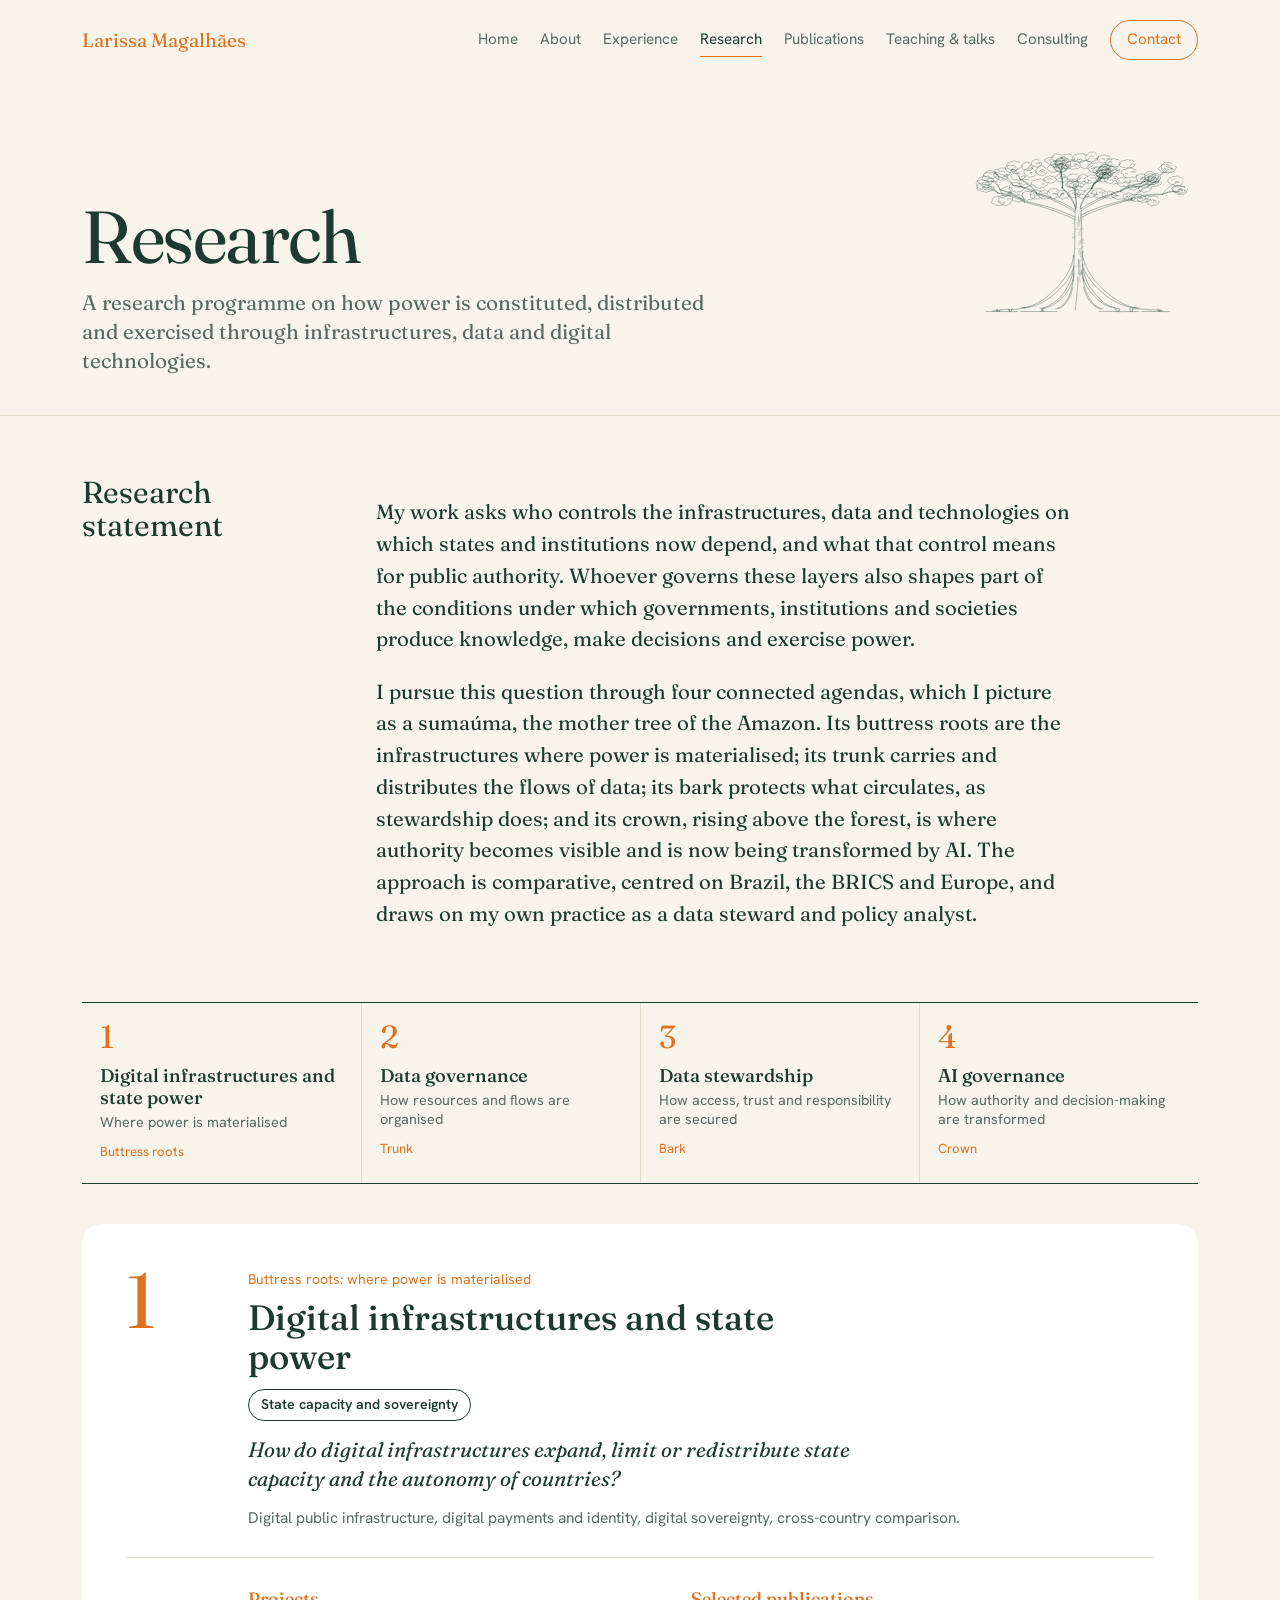
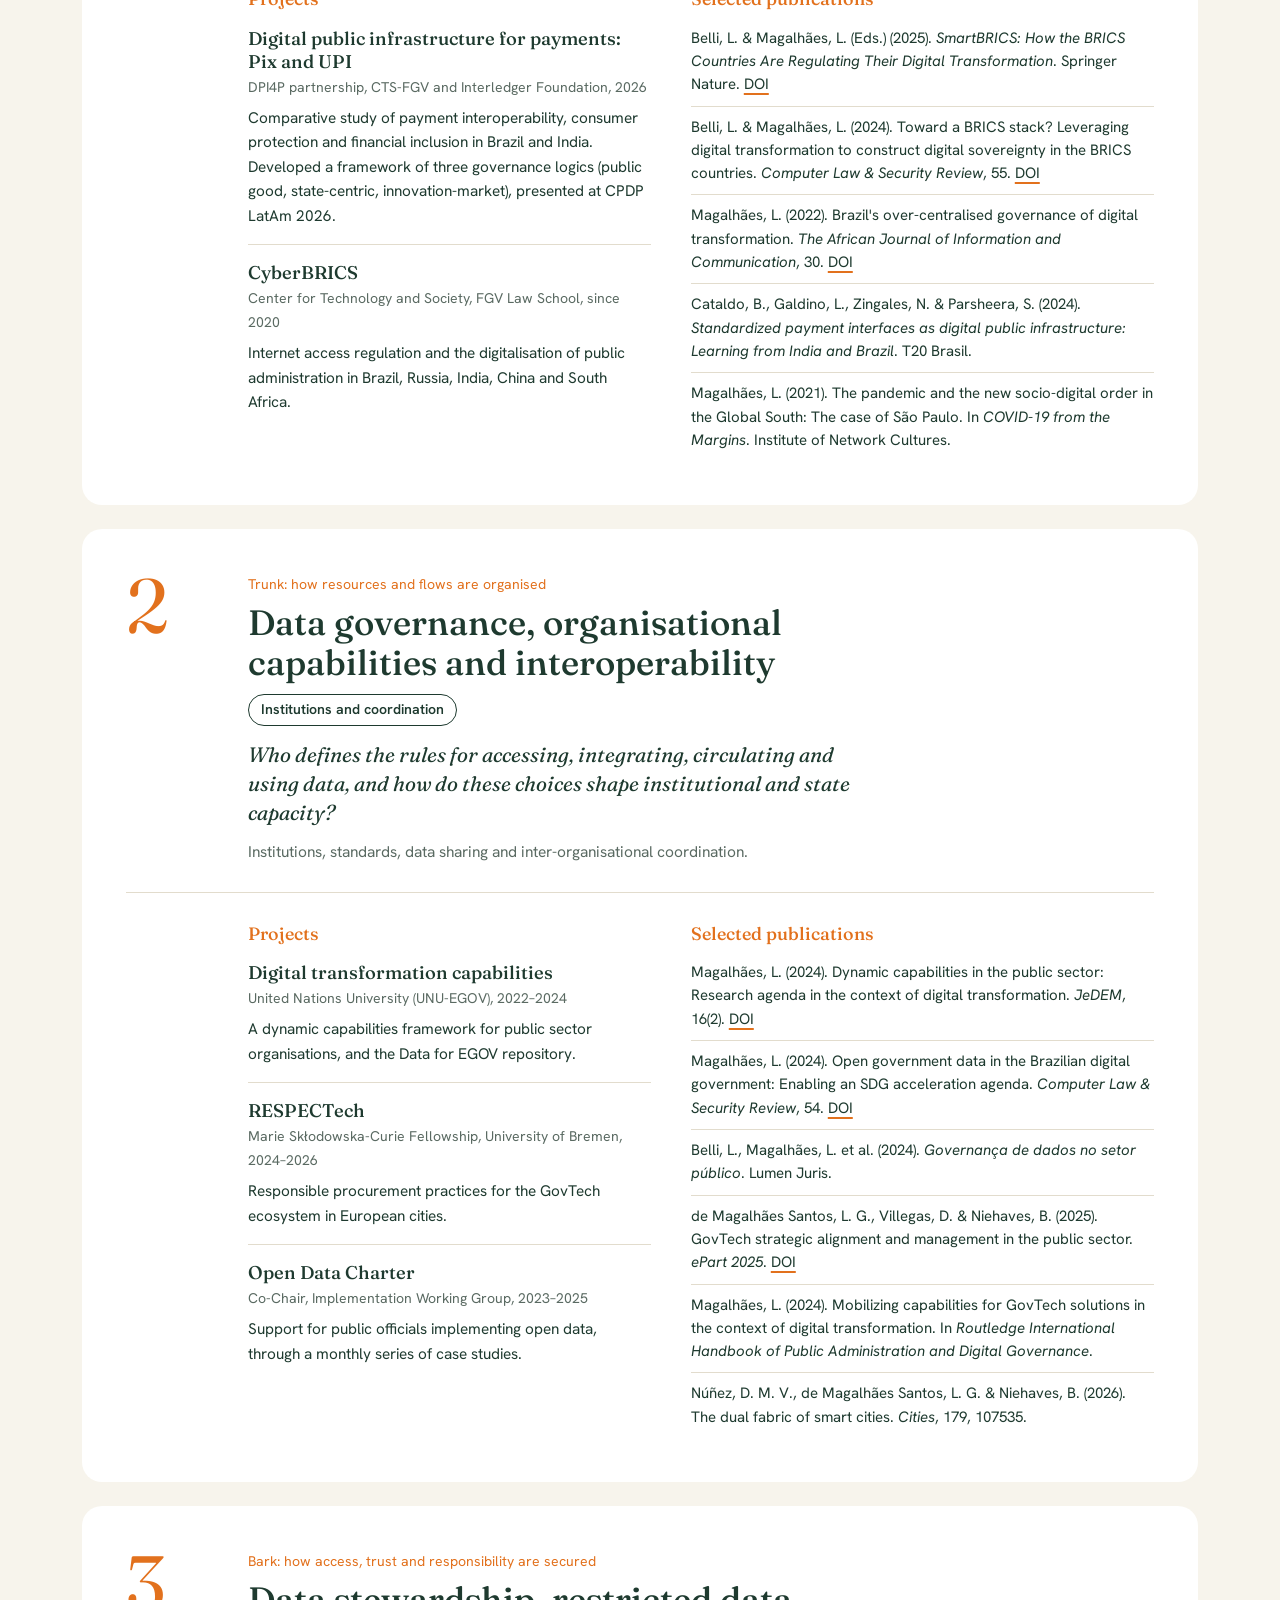
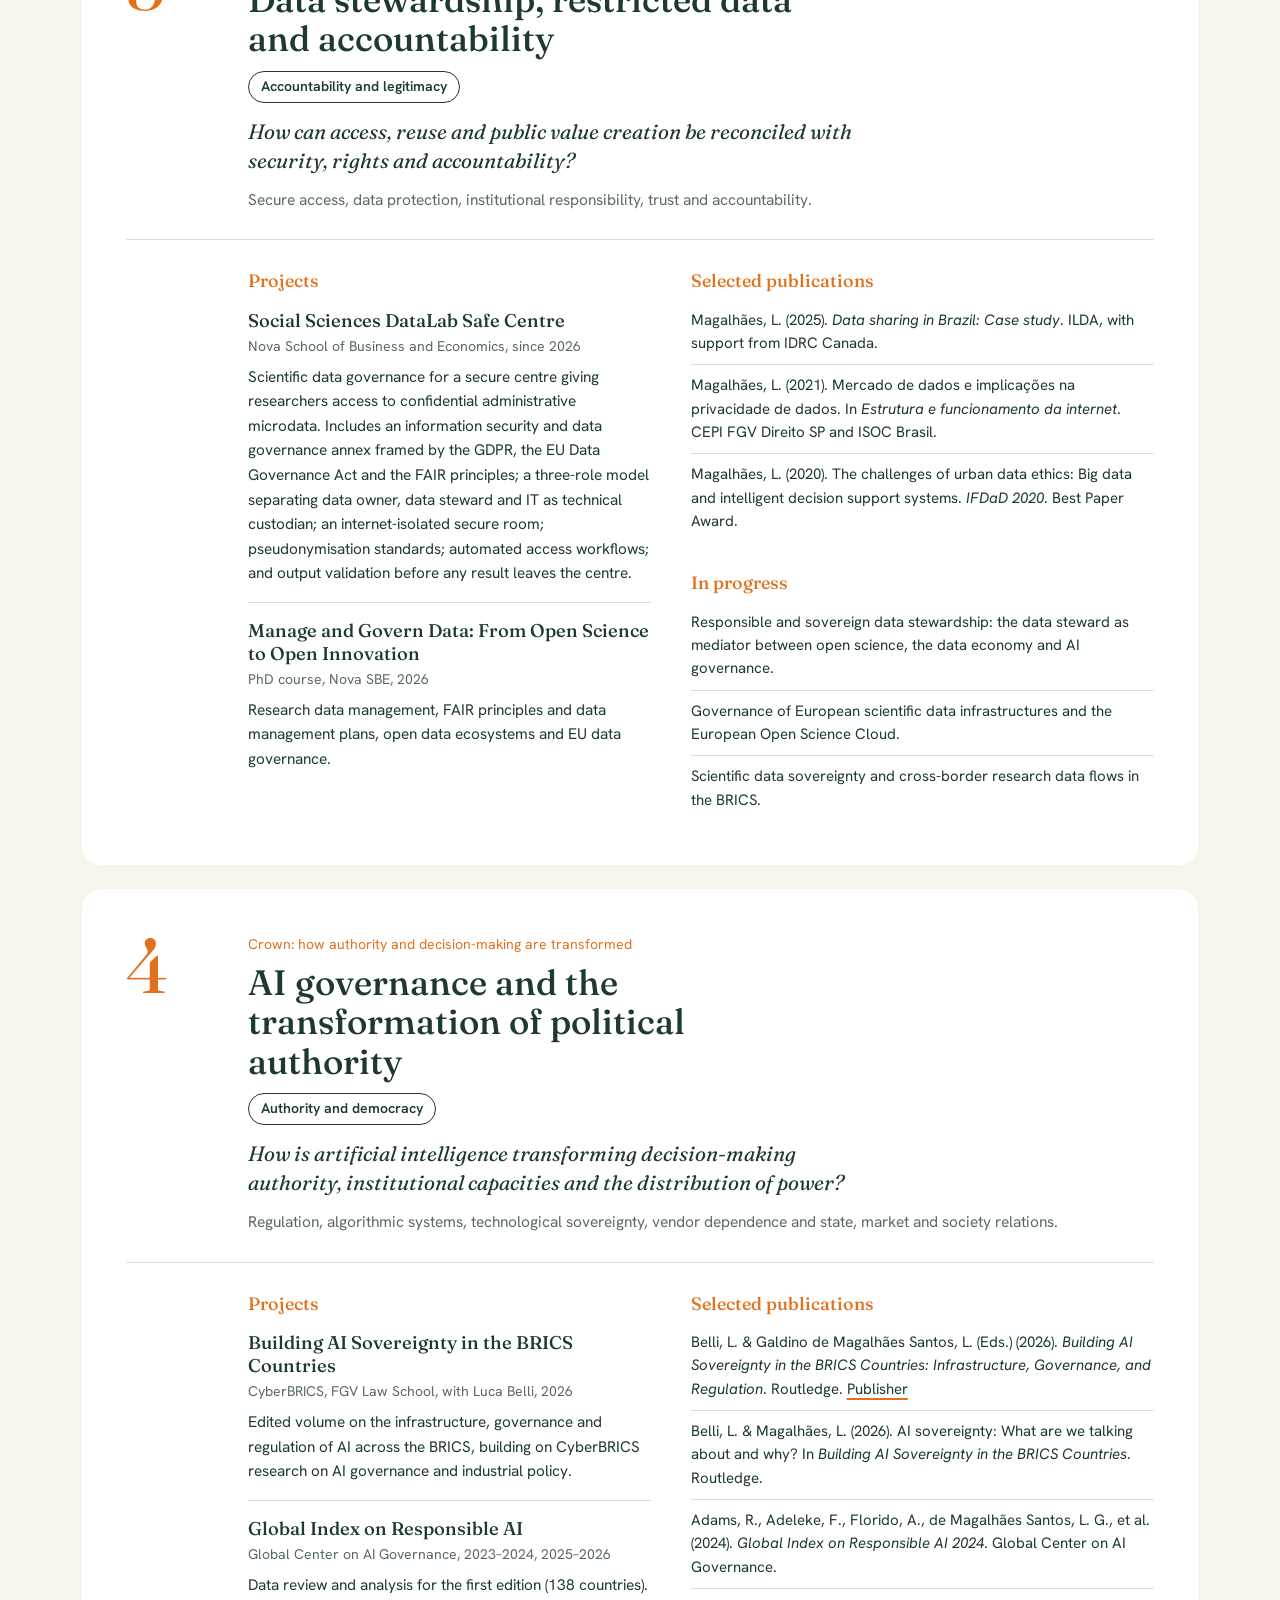
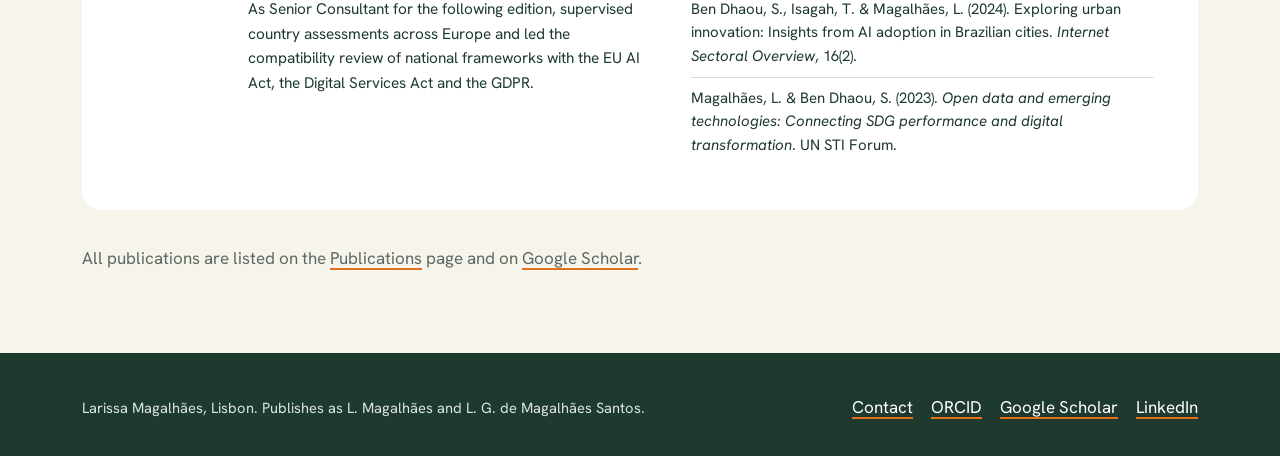
<file: research.html>
<!DOCTYPE html>
<html lang="en">
<head>
<meta charset="utf-8">
<meta name="viewport" content="width=device-width, initial-scale=1">
<title>Research | Larissa Magalhães</title>
<meta name="description" content="Research statement of Larissa Magalhães: four agendas on how power is built, distributed and exercised through digital infrastructures, data and AI.">
<meta name="author" content="Larissa Magalhães">
<meta property="og:title" content="Research | Larissa Magalhães">
<meta property="og:description" content="Research statement of Larissa Magalhães: four agendas on how power is built, distributed and exercised through digital infrastructures, data and AI.">
<link rel="preconnect" href="https://fonts.googleapis.com"><link rel="preconnect" href="https://fonts.gstatic.com" crossorigin><link href="https://fonts.googleapis.com/css2?family=Fraunces:ital,opsz,wght@0,9..144,400;0,9..144,600;1,9..144,400&family=Hanken+Grotesk:wght@400;600&display=swap" rel="stylesheet">
<link rel="stylesheet" href="style.css">
</head>
<body class="p-research">
<header class="band">
 <div class="wrap">
  <div class="site-head">
   <a class="brand" href="index.html"><span>Larissa Magalhães</span></a>
   <button class="menu-btn" aria-expanded="false" aria-controls="site-nav">Menu</button>
   <nav class="site-nav" id="site-nav" aria-label="Main"><a href="index.html">Home</a><a href="about.html">About</a><a href="experience.html">Experience</a><a href="research.html" aria-current="page">Research</a><a href="publications.html">Publications</a><a href="teaching.html">Teaching &amp; talks</a><a href="consulting.html">Consulting</a><a href="contact.html" class="cta">Contact</a></nav>
  </div>
  <div class="page-head"><div><h1>Research</h1><p>A research programme on how power is constituted, distributed and exercised through infrastructures, data and digital technologies.</p></div><svg class="mini" viewBox="-40 -60 680 700" aria-hidden="true" fill="none" stroke-linecap="round" stroke-linejoin="round"><g class="part" id="m-roots"><path d="M287.9,300.0 L287.4,304.4 L286.7,308.9 L285.8,313.5 L284.7,318.2 L283.3,322.9 L281.7,327.7 L279.9,332.5 L277.9,337.3 L275.6,342.2 L273.2,347.1 L270.5,351.9 L267.7,356.8 L264.6,361.6 L261.4,366.4 L258.0,371.1 L254.4,375.7 L250.7,380.3 L246.8,384.9 L242.8,389.3 L238.7,393.7 L234.5,398.0 L230.2,402.2 L225.9,406.3 L221.4,410.3 L216.9,414.1 L212.2,417.9 L207.6,421.5 L202.8,424.9 L198.0,428.2 L193.1,431.3 L188.2,434.2 L183.2,436.8 L178.2,439.3 L173.2,441.5 L168.1,443.5 L163.1,445.2 L158.0,446.7 L153.0,447.9 L147.9,448.8 L143.0,449.5 L138.0,450.0"/><path d="M144.0,449.9 L150.1,449.5 L156.1,448.7 L162.1,447.6 L168.1,446.2 L174.1,444.5 L180.0,442.5 L185.8,440.2 L191.6,437.7 L197.4,434.9 L203.0,431.9 L208.5,428.7 L213.8,425.2 L219.1,421.5 L224.1,417.7 L229.0,413.7 L233.8,409.6 L238.4,405.4 L242.9,401.2 L247.3,397.0 L251.5,392.8 L255.5,388.6 L259.4,384.4 L263.0,380.2 L266.3,376.0 L269.4,371.9 L272.3,367.7 L274.8,363.7 L277.0,359.8 L279.0,356.0 L280.7,352.4 L282.1,348.9 L283.3,345.7 L284.2,342.7 L285.0,340.0"/><path d="M288.1,330.0 L287.6,336.2 L286.9,342.3 L285.8,348.3 L284.4,354.2 L282.8,359.9 L280.9,365.6 L278.8,371.1 L276.5,376.6 L274.1,381.9 L271.6,387.0 L268.9,392.1 L266.1,397.1 L263.1,401.9 L260.0,406.6 L256.8,411.1 L253.3,415.4 L249.7,419.4 L245.9,423.2 L242.0,426.7 L237.9,430.0 L233.9,433.1 L229.7,435.9 L225.6,438.6 L221.4,441.0 L217.2,443.3 L213.1,445.3 L208.9,447.0 L204.6,448.6 L200.4,449.8 L196.2,450.7 L192.0,451.2"/><path d="M198.0,451.4 L203.5,450.7 L208.9,449.6 L214.3,447.9 L219.6,445.9 L224.8,443.4 L229.9,440.6 L234.8,437.5 L239.7,434.2 L244.3,430.5 L248.9,426.7 L253.2,422.6 L257.3,418.4 L261.2,414.0 L264.8,409.5 L268.2,405.0 L271.4,400.4 L274.3,395.9 L276.9,391.4 L279.3,386.9 L281.3,382.5 L283.0,378.2 L284.3,374.0 L285.0,370.0"/><path d="M288.0,352.0 L287.5,360.7 L286.6,368.8 L285.5,376.6 L284.1,383.9 L282.6,390.8 L280.9,397.3 L279.2,403.3 L277.3,409.0 L275.2,414.4 L273.0,419.3 L270.6,423.8 L268.0,427.9 L265.3,431.7 L262.6,435.1 L259.8,438.3 L257.1,441.2 L254.2,443.8 L251.3,446.1 L248.3,448.0 L245.2,449.5 L242.1,450.6 L239.0,451.5 L236.0,452.4"/><path d="M242.0,452.4 L246.3,451.3 L250.6,449.5 L254.7,447.1 L258.6,443.9 L262.1,440.2 L265.5,436.0 L268.7,431.5 L271.9,426.8 L275.0,421.7 L277.8,416.3 L280.2,410.6 L282.2,404.6 L283.8,398.4 L285.0,392.0"/><path d="M312.8,296.0 L313.2,300.3 L313.9,304.6 L314.8,309.0 L316.0,313.5 L317.4,318.0 L319.0,322.6 L320.9,327.2 L322.9,331.9 L325.2,336.6 L327.6,341.3 L330.2,346.0 L333.0,350.8 L335.9,355.5 L339.1,360.2 L342.4,364.9 L345.8,369.6 L349.5,374.2 L353.2,378.7 L357.2,383.1 L361.3,387.5 L365.5,391.7 L369.9,395.9 L374.3,400.0 L378.8,403.9 L383.4,407.8 L388.1,411.6 L392.8,415.3 L397.5,418.9 L402.3,422.3 L407.2,425.7 L412.1,428.9 L417.0,431.9 L422.0,434.7 L427.0,437.4 L432.1,439.8 L437.2,442.0 L442.3,443.9 L447.4,445.6 L452.6,447.1 L457.7,448.2 L462.8,449.1 L467.9,449.8 L473.0,450.0"/><path d="M467.0,449.9 L460.8,449.6 L454.7,448.9 L448.6,447.9 L442.5,446.5 L436.5,444.9 L430.5,443.0 L424.5,440.8 L418.6,438.4 L412.8,435.8 L407.1,432.9 L401.4,429.8 L395.9,426.5 L390.5,423.1 L385.2,419.4 L380.0,415.6 L375.1,411.7 L370.2,407.7 L365.5,403.6 L361.0,399.4 L356.7,395.2 L352.6,390.9 L348.6,386.6 L344.8,382.4 L341.2,378.2 L337.8,374.0 L334.6,369.9 L331.7,365.9 L328.9,362.0 L326.3,358.2 L324.0,354.6 L322.0,351.1 L320.2,347.7 L318.7,344.5 L317.4,341.5 L316.5,338.6 L316.0,336.0"/><path d="M313.1,326.0 L313.7,332.0 L314.5,338.0 L315.6,344.0 L316.9,349.8 L318.4,355.6 L320.2,361.3 L322.1,366.9 L324.3,372.4 L326.7,377.8 L329.4,383.0 L332.3,388.1 L335.5,393.0 L338.8,397.7 L342.3,402.3 L345.8,406.7 L349.4,411.1 L353.0,415.3 L356.7,419.4 L360.5,423.3 L364.4,427.1 L368.5,430.6 L372.7,433.9 L376.9,436.9 L381.3,439.5 L385.8,441.9 L390.3,444.1 L394.7,445.9 L399.2,447.6 L403.7,449.0 L408.1,450.2 L412.6,451.1 L417.0,451.5"/><path d="M411.0,451.5 L405.5,450.8 L400.0,449.6 L394.6,448.1 L389.3,446.3 L383.9,444.1 L378.7,441.7 L373.5,438.9 L368.5,435.7 L363.7,432.3 L359.0,428.6 L354.6,424.7 L350.3,420.6 L346.2,416.5 L342.3,412.2 L338.5,407.9 L334.9,403.6 L331.6,399.3 L328.5,394.9 L325.7,390.5 L323.2,386.2 L321.1,381.9 L319.4,377.6 L318.0,373.6 L316.8,369.7 L316.0,366.0"/><path d="M313.1,350.0 L313.6,358.4 L314.4,366.4 L315.4,374.1 L316.6,381.3 L318.1,388.1 L319.9,394.5 L321.9,400.5 L324.1,406.2 L326.4,411.4 L328.9,416.4 L331.3,421.0 L333.9,425.3 L336.6,429.3 L339.3,432.9 L342.2,436.2 L345.2,439.2 L348.3,441.9 L351.5,444.3 L354.6,446.4 L357.9,448.3 L361.1,449.9 L364.4,451.2 L367.7,452.2 L371.0,452.7"/><path d="M365.0,452.7 L360.4,451.6 L355.9,449.7 L351.6,447.2 L347.4,444.2 L343.4,440.8 L339.4,437.1 L335.5,433.1 L331.8,428.7 L328.5,423.9 L325.6,418.6 L323.2,413.1 L321.1,407.5 L319.1,401.8 L317.3,395.9 L316.0,390.0"/><path d="M300.0,362.0 L299.8,368.3 L299.6,374.4 L299.3,380.4 L299.0,386.2 L298.7,391.9 L298.3,397.5 L297.8,402.9 L297.3,408.3 L296.8,413.5 L296.3,418.6 L295.9,423.6 L295.5,428.5 L295.0,433.3 L294.4,438.0 L293.8,442.6 L293.2,447.2 L292.6,451.6 L292.0,456.0"/><path d="M149.9,449.7 L144.9,450.4 L139.9,451.2 L135.0,452.0 L130.0,452.9 L125.0,453.7 L120.0,454.2 L114.9,454.4 L109.8,454.3 L104.7,454.1 L99.6,454.0 L94.5,454.0 L89.4,454.4 L84.2,455.0 L79.1,455.7 L73.9,456.4 L68.6,457.2 L63.3,458.0 L58.0,459.0"/><path d="M450.0,450.1 L455.0,451.0 L460.0,451.8 L465.0,452.4 L470.0,452.8 L475.1,453.0 L480.1,453.1 L485.1,453.2 L490.2,453.5 L495.3,454.0 L500.3,454.6 L505.4,455.0 L510.6,455.3 L515.7,455.4 L520.9,455.7 L526.2,456.2 L531.4,457.0 L536.7,458.0 L542.0,459.0"/><path d="M40.0,460.0 L44.7,459.9 L49.7,459.8 L54.7,459.8 L59.9,459.8 L65.1,459.8 L70.5,459.8 L75.9,459.9 L81.3,459.9 L86.7,460.0 L92.1,460.1 L97.5,460.2 L102.9,460.2 L108.1,460.2 L113.3,460.2 L118.3,460.2 L123.3,460.1 L128.0,460.0"/><path d="M138.0,460.1 L142.7,460.0 L147.5,460.0 L152.4,460.0 L157.4,460.0 L162.5,460.0 L167.7,460.0 L173.0,460.0 L178.3,460.0 L183.6,460.0 L189.0,460.0 L194.4,459.9 L199.7,459.9 L205.0,459.9 L210.3,459.9 L215.5,459.9 L220.6,460.0 L225.6,460.0 L230.5,460.0 L235.3,460.0 L240.0,460.0"/><path d="M360.0,460.1 L364.8,459.9 L369.7,459.7 L374.8,459.6 L379.9,459.5 L385.1,459.5 L390.5,459.5 L395.9,459.7 L401.3,459.9 L406.8,460.1 L412.2,460.3 L417.7,460.3 L423.2,460.4 L428.7,460.3 L434.1,460.2 L439.5,460.1 L444.9,460.1 L450.1,460.1 L455.2,460.1 L460.3,460.2 L465.2,460.1 L470.0,460.0"/><path d="M482.0,460.0 L486.8,459.8 L491.7,459.7 L496.9,459.7 L502.1,459.8 L507.4,459.9 L512.8,459.9 L518.3,459.8 L523.7,459.8 L529.2,459.9 L534.6,460.0 L539.9,460.3 L545.1,460.4 L550.3,460.4 L555.2,460.2 L560.0,460.0"/><path d="M70.0,460 l-0.4,-6.7"/><path d="M73.0,460 l-1.6,-5.8"/><path d="M76.0,460 l3.3,-5.9"/><path d="M104.0,460 l3.0,-6.5"/><path d="M107.0,460 l-4.6,-7.7"/><path d="M110.0,460 l3.5,-8.2"/><path d="M196.0,460 l4.1,-7.3"/><path d="M199.0,460 l-2.7,-6.4"/><path d="M202.0,460 l-2.2,-6.2"/><path d="M410.0,460 l-3.3,-5.6"/><path d="M413.0,460 l3.3,-5.1"/><path d="M416.0,460 l2.3,-6.4"/><path d="M448.0,460 l-0.8,-8.8"/><path d="M451.0,460 l4.0,-6.0"/><path d="M454.0,460 l1.5,-5.4"/><path d="M528.0,460 l-2.1,-8.6"/><path d="M531.0,460 l0.7,-7.1"/><path d="M534.0,460 l1.5,-5.0"/></g><g class="part" id="m-trunk"><path d="M286.9,372.0 L287.1,368.1 L287.3,364.1 L287.5,360.0 L287.7,355.9 L287.8,351.7 L287.9,347.4 L288.1,343.1 L288.2,338.7 L288.2,334.2 L288.3,329.7 L288.4,325.1 L288.6,320.5 L288.7,315.8 L288.9,311.0 L289.1,306.2 L289.3,301.3 L289.6,296.4 L289.8,291.4 L290.0,286.4 L290.2,281.3 L290.4,276.1 L290.6,270.9 L290.7,265.6 L290.8,260.3 L290.8,254.9 L290.9,249.4 L290.9,243.9 L291.0,238.4 L291.0,232.8 L291.1,227.2 L291.2,221.5 L291.3,215.7 L291.3,209.9 L291.4,204.1 L291.5,198.2 L291.6,192.2 L291.7,186.2 L291.8,180.2 L291.8,174.1 L292.0,168.0"/><path d="M314.3,372.0 L314.2,367.9 L314.0,363.8 L313.9,359.6 L313.8,355.4 L313.6,351.2 L313.4,346.9 L313.3,342.5 L313.1,338.1 L312.9,333.7 L312.7,329.2 L312.5,324.6 L312.3,320.0 L312.1,315.3 L312.0,310.6 L311.8,305.9 L311.7,301.1 L311.5,296.2 L311.4,291.3 L311.3,286.3 L311.2,281.2 L311.1,276.2 L311.0,271.0 L310.8,265.8 L310.7,260.5 L310.6,255.2 L310.4,249.8 L310.3,244.4 L310.1,238.9 L309.9,233.3 L309.7,227.7 L309.6,222.0 L309.4,216.3 L309.3,210.5 L309.2,204.6 L309.0,198.7 L309.0,192.7 L308.9,186.6 L308.8,180.5 L308.8,174.3 L309.0,168.0"/><path d="M291.0,192.5 L286.4,190.2 L281.7,188.0 L276.9,185.8 L272.1,183.8 L267.2,181.8 L262.3,179.8 L257.3,177.8 L252.4,175.9 L247.3,174.0 L242.3,172.2 L237.2,170.4 L232.2,168.7 L227.0,167.1 L221.9,165.6 L216.8,164.2 L211.6,162.8 L206.5,161.5 L201.4,160.2 L196.4,158.9 L191.4,157.6 L186.4,156.3 L181.5,155.0 L176.6,153.7 L171.8,152.6 L167.1,151.4 L162.4,150.4 L157.7,149.4 L153.2,148.5 L148.7,147.5"/><path d="M291.0,199.4 L286.4,197.1 L281.8,194.7 L277.1,192.5 L272.3,190.3 L267.4,188.1 L262.4,186.1 L257.5,184.1 L252.4,182.2 L247.4,180.3 L242.3,178.4 L237.2,176.5 L232.1,174.7 L227.0,172.9 L221.9,171.1 L216.8,169.4 L211.7,167.7 L206.6,166.1 L201.5,164.5 L196.4,163.0 L191.4,161.6 L186.4,160.2 L181.4,158.8 L176.5,157.5 L171.7,156.1 L167.0,154.8 L162.3,153.5 L157.7,152.1 L153.1,150.9 L148.7,149.6"/><path d="M309.1,186.6 L313.6,184.3 L318.3,182.0 L323.0,179.8 L327.8,177.6 L332.6,175.5 L337.5,173.4 L342.5,171.4 L347.4,169.4 L352.4,167.5 L357.5,165.7 L362.6,163.9 L367.7,162.3 L372.8,160.6 L377.9,159.1 L383.0,157.6 L388.1,156.1 L393.2,154.7 L398.3,153.3 L403.3,151.9 L408.3,150.6 L413.3,149.3 L418.2,148.0 L423.0,146.8 L427.8,145.6 L432.6,144.5 L437.3,143.4 L441.9,142.3 L446.4,141.3 L450.9,140.3"/><path d="M309.0,193.5 L313.5,191.1 L318.2,188.7 L322.9,186.4 L327.7,184.2 L332.5,182.0 L337.5,179.9 L342.5,178.0 L347.5,176.0 L352.6,174.1 L357.6,172.2 L362.7,170.3 L367.8,168.4 L372.9,166.5 L377.9,164.6 L383.0,162.8 L388.1,161.0 L393.1,159.3 L398.2,157.7 L403.2,156.1 L408.3,154.6 L413.2,153.2 L418.2,151.7 L423.1,150.3 L427.9,148.9 L432.6,147.6 L437.3,146.2 L441.9,144.9 L446.5,143.7 L450.9,142.4"/><path d="M291.0,173.0 L286.7,170.0 L282.3,167.0 L277.8,164.1 L273.3,161.2 L268.6,158.5 L263.9,155.9 L259.0,153.4 L254.1,151.1 L249.1,148.9 L244.2,146.8 L239.2,144.7 L234.2,142.6 L229.3,140.5 L224.5,138.4 L219.6,136.4 L214.7,134.6 L209.9,132.8 L205.1,131.2 L200.4,129.6 L195.8,128.1 L191.2,126.6 L186.8,125.2 L182.5,123.8"/><path d="M291.0,179.1 L286.6,176.0 L282.2,173.0 L277.7,170.1 L273.1,167.2 L268.5,164.4 L263.8,161.7 L258.9,159.0 L254.1,156.4 L249.2,154.0 L244.2,151.5 L239.3,149.1 L234.4,146.8 L229.4,144.5 L224.5,142.3 L219.6,140.1 L214.7,138.1 L209.9,136.1 L205.1,134.3 L200.4,132.4 L195.8,130.7 L191.2,128.9 L186.8,127.2 L182.5,125.6"/><path d="M309.0,169.0 L313.2,165.9 L317.5,163.0 L322.0,160.1 L326.5,157.4 L331.1,154.7 L335.8,152.1 L340.5,149.5 L345.3,147.0 L350.1,144.6 L354.9,142.3 L359.8,140.0 L364.7,137.9 L369.6,135.8 L374.5,133.8 L379.3,131.9 L384.2,130.1 L389.0,128.4 L393.8,126.7 L398.5,125.0 L403.1,123.4 L407.7,121.8 L412.1,120.2 L416.4,118.7 L420.7,117.2"/><path d="M309.0,175.0 L313.2,171.9 L317.5,168.9 L322.0,166.0 L326.5,163.1 L331.1,160.3 L335.8,157.6 L340.5,155.0 L345.3,152.4 L350.1,149.9 L355.0,147.4 L359.9,145.0 L364.8,142.7 L369.7,140.4 L374.6,138.2 L379.4,136.1 L384.3,133.9 L389.1,131.9 L393.8,129.8 L398.5,127.9 L403.1,125.9 L407.6,124.1 L412.0,122.3 L416.4,120.6 L420.7,119.0"/><path d="M294.1,165.5 L291.9,159.6 L289.4,154.0 L286.8,148.6 L284.1,143.5 L281.1,138.6 L277.8,134.1 L274.5,129.9 L271.2,125.8 L268.0,121.9 L264.7,118.3 L261.4,115.0 L258.4,111.8 L255.7,108.7"/><path d="M294.0,170.5 L292.1,164.9 L289.9,159.6 L287.6,154.4 L285.0,149.4 L282.2,144.7 L279.2,140.1 L276.1,135.8 L273.0,131.7 L269.8,127.7 L266.7,123.9 L263.8,120.2 L261.0,116.6 L258.3,113.3 L255.7,110.2"/><path d="M306.1,165.5 L307.8,159.2 L309.9,153.2 L312.2,147.5 L315.0,142.3 L317.9,137.3 L321.0,132.6 L324.1,128.2 L327.3,124.1 L330.5,120.3 L333.6,116.7 L336.3,113.3 L338.8,110.0"/><path d="M306.0,170.5 L307.5,164.6 L309.4,158.9 L311.7,153.6 L314.3,148.4 L317.0,143.5 L319.7,138.8 L322.5,134.2 L325.3,129.9 L328.1,125.8 L331.0,121.9 L333.8,118.3 L336.4,114.8 L338.8,111.5"/><path d="M294.0,166.0 L294.7,158.9 L294.8,152.6 L294.6,147.0 L294.2,142.0 L293.8,137.6 L293.2,133.7 L292.5,130.4 L292.0,127.4"/><path d="M294.0,170.0 L294.7,162.8 L295.0,156.3 L294.8,150.4 L294.0,145.1 L293.2,140.3 L293.0,135.9 L292.6,132.0 L292.0,128.6"/></g><g class="part" id="m-bark"><path d="M305.0,288.7 q-0.7,7.3 0.6,14.5"/><path d="M301.2,194.9 q0.4,6.0 -0.3,12.0"/><path d="M309.7,202.3 q0.2,4.2 0.1,8.5"/><path d="M306.0,258.0 q0.9,5.6 -0.4,11.2"/><path d="M301.9,313.2 q0.3,5.0 -0.2,10.0"/><path d="M308.0,238.8 q-0.1,3.4 0.6,6.7"/><path d="M299.9,365.3 q-0.5,4.1 0.5,8.1"/><path d="M309.6,343.8 q-0.7,4.8 0.4,9.7"/><path d="M306.3,310.9 q0.3,7.9 -0.6,15.9"/><path d="M302.6,332.0 q0.9,6.3 -0.4,12.6"/><path d="M300.3,201.5 q-0.5,5.8 0.1,11.5"/><path d="M301.4,313.5 q-0.5,6.2 -0.0,12.3"/><path d="M309.2,348.4 q-0.2,3.5 -0.3,6.9"/><path d="M308.3,180.7 q-0.5,6.2 0.3,12.4"/><path d="M304.1,282.6 q-0.8,3.0 0.5,6.1"/><path d="M305.5,348.1 q0.2,7.2 -0.4,14.3"/><path d="M302.7,203.7 q0.6,7.5 0.4,15.0"/><path d="M301.5,347.2 q-0.8,4.2 0.3,8.5"/><path d="M303.9,344.4 q-0.7,6.1 0.5,12.2"/><path d="M310.7,340.8 q0.8,7.1 -0.6,14.1"/><path d="M303.0,317.0 q0.6,7.7 0.4,15.3"/><path d="M302.2,330.8 q-0.8,6.9 0.4,13.9"/><path d="M301.7,339.7 q-0.1,7.1 -0.2,14.2"/><path d="M301.7,327.9 q-0.6,3.1 -0.2,6.2"/><path d="M310.6,340.8 q0.3,4.4 -0.1,8.8"/><path d="M305.4,362.5 q-0.8,7.7 0.6,15.4"/><path d="M310.6,213.2 q-0.8,4.3 -0.1,8.7"/><path d="M302.8,315.5 q0.0,6.0 -0.1,12.1"/><path d="M302.1,287.2 q-1.0,6.5 0.5,13.1"/><path d="M307.6,280.2 q0.3,6.7 -0.2,13.4"/><path d="M307.0,193.0 q-0.4,4.7 0.4,9.3"/><path d="M302.6,313.9 q-0.2,4.5 -0.1,9.1"/><path d="M300.5,235.0 q0.9,5.1 0.2,10.2"/><path d="M306.4,347.9 q0.1,4.5 -0.6,9.0"/><path d="M304.2,233.4 q0.3,5.9 -0.0,11.8"/><path d="M301.6,262.2 q0.8,5.4 0.4,10.7"/><path d="M300.0,211.6 q0.3,5.6 -0.2,11.2"/><path d="M308.0,332.2 q-0.6,6.4 -0.4,12.7"/><path d="M301.9,184.5 q0.7,5.4 -0.5,10.8"/><path d="M306.6,257.1 q0.4,4.0 -0.0,7.9"/><path d="M306.9,225.4 q0.5,3.0 0.3,6.1"/><path d="M304.1,199.8 q0.9,3.9 0.0,7.8"/><path d="M302.0,189.3 q-0.1,7.2 0.4,14.5"/><path d="M310.9,304.2 q0.9,6.0 0.5,12.0"/><path d="M307.6,294.0 q0.7,5.5 0.1,11.0"/><path d="M307.9,346.9 q-0.5,5.4 -0.3,10.7"/><path d="M312.5,290.6 l4.5,1.5 l-4.5,1.8"/><path d="M312.5,288.8 l4.5,1.5 l-4.5,1.8"/><path d="M311.8,258.1 l4.5,1.5 l-4.5,1.8"/><path d="M311.2,224.5 l4.5,1.5 l-4.5,1.8"/><path d="M289.1,238.4 l-4.5,1.5 l4.5,1.8"/><path d="M289.4,208.7 l-4.5,1.5 l4.5,1.8"/><path d="M288.9,248.8 l-4.5,1.5 l4.5,1.8"/><path d="M288.2,301.9 l-4.5,1.5 l4.5,1.8"/><path d="M311.8,254.0 l4.5,1.5 l-4.5,1.8"/><path d="M312.2,275.0 l4.5,1.5 l-4.5,1.8"/><path d="M310.6,196.2 l4.5,1.5 l-4.5,1.8"/><path d="M288.9,249.9 l-4.5,1.5 l4.5,1.8"/><path d="M313.2,326.5 l4.5,1.5 l-4.5,1.8"/><path d="M312.0,264.2 l4.5,1.5 l-4.5,1.8"/><path d="M292.0,226.0 L294.7,226.8 L297.5,227.3 L300.5,227.4 L303.5,227.5 L306.4,226.9 L309.0,226.0"/><path d="M292.0,280.9 L294.6,281.9 L297.5,282.2 L300.5,282.4 L303.5,282.5 L306.4,281.8 L309.0,281.0"/><path d="M292.0,330.0 L294.6,330.9 L297.5,331.3 L300.5,331.5 L303.5,331.3 L306.4,330.9 L309.0,330.0"/></g><g class="part" id="m-crown"><path d="M148.7,146.7 L143.9,143.9 L139.0,141.2 L134.0,138.8 L128.9,136.7 L123.6,134.9 L118.3,133.2 L113.1,131.6 L107.9,129.9 L102.7,128.5 L97.5,127.3 L92.4,126.4 L87.3,125.6 L82.4,124.9 L77.6,124.1 L73.0,123.6"/><path d="M148.7,150.5 L143.9,147.7 L139.0,145.1 L134.0,142.5 L128.9,140.2 L123.7,138.1 L118.4,136.4 L113.0,134.8 L107.8,133.2 L102.6,131.5 L97.4,129.9 L92.3,128.6 L87.3,127.5 L82.4,126.5 L77.6,125.6 L73.0,124.7"/><path d="M72.9,124.2 L68.6,121.0 L64.0,118.6 L59.3,117.0 L54.7,115.7 L50.0,114.9 L45.5,114.7 L41.0,115.0 L36.9,115.3"/><path d="M72.9,124.2 L68.5,120.2 L63.7,116.8 L58.8,114.0 L53.8,111.6 L48.7,109.7 L43.6,108.3 L38.7,107.1 L34.0,106.0 L29.5,105.4"/><path d="M72.9,124.2 L69.0,119.0 L64.9,114.5 L60.5,110.5 L55.9,107.2 L51.1,104.5 L46.4,102.5 L41.9,100.8 L37.9,99.1"/><path d="M148.6,146.7 L144.4,143.3 L140.1,140.0 L135.6,136.9 L131.0,134.1 L126.2,131.5 L121.4,129.1 L116.5,126.8 L111.7,124.7 L106.9,122.7 L102.0,120.9 L97.3,119.4 L92.6,118.0 L88.0,116.7 L83.6,115.4 L79.3,114.2"/><path d="M148.7,150.5 L144.4,147.1 L140.0,143.9 L135.5,140.7 L131.0,137.6 L126.3,134.7 L121.5,132.1 L116.6,129.8 L111.6,127.7 L106.7,125.7 L101.9,123.6 L97.2,121.6 L92.6,119.7 L88.1,118.1 L83.6,116.6 L79.3,115.4"/><path d="M79.3,114.8 L76.6,108.4 L73.6,102.7 L70.4,97.4 L67.0,92.8 L63.2,88.9 L59.4,85.6 L55.9,82.7 L52.8,80.0"/><path d="M79.3,114.8 L76.6,109.4 L73.4,104.9 L69.9,101.1 L66.4,97.6 L62.9,94.6 L59.3,92.2 L55.9,90.3 L52.8,88.7"/><path d="M450.9,139.5 L456.0,137.7 L461.3,136.1 L466.5,134.7 L471.9,133.5 L477.2,132.3 L482.6,131.3 L488.0,130.4 L493.3,129.6 L498.7,129.0 L504.0,128.4 L509.3,128.0 L514.5,127.7 L519.7,127.4 L524.8,127.3 L529.8,127.3 L534.6,127.3 L539.4,127.4"/><path d="M450.9,143.2 L456.0,141.4 L461.2,139.7 L466.5,138.2 L471.8,136.9 L477.2,135.8 L482.6,134.7 L488.0,133.7 L493.3,132.7 L498.7,131.8 L504.0,131.0 L509.3,130.3 L514.5,129.9 L519.7,129.5 L524.8,129.2 L529.8,129.0 L534.6,128.8 L539.4,128.6"/><path d="M539.4,128.0 L544.8,125.5 L550.4,123.6 L556.0,122.0 L561.6,120.7 L567.2,119.8 L572.8,119.6 L578.2,119.8 L583.5,120.2 L588.5,120.6"/><path d="M539.4,128.0 L543.0,122.6 L546.9,117.8 L551.1,113.4 L555.5,109.5 L560.0,106.2 L564.5,103.2 L568.9,100.6 L573.2,98.4 L577.2,96.4"/><path d="M539.3,127.9 L544.4,125.4 L549.7,123.5 L555.0,122.2 L560.3,121.3 L565.6,120.5 L570.8,120.0 L575.9,120.0 L580.8,120.5 L585.6,121.0"/><path d="M450.9,139.5 L454.7,135.3 L458.6,131.2 L462.7,127.3 L466.9,123.6 L471.2,119.9 L475.6,116.5 L480.2,113.3 L484.9,110.4 L489.6,107.7 L494.2,105.1 L498.8,102.6 L503.3,100.1 L507.7,97.7 L512.0,95.4 L516.1,93.3 L520.1,91.4"/><path d="M450.9,143.3 L454.4,139.3 L458.2,135.5 L462.0,131.8 L466.0,128.2 L470.1,124.7 L474.2,121.3 L478.5,118.1 L482.8,115.0 L487.1,112.0 L491.5,109.3 L495.8,106.6 L500.1,104.0 L504.4,101.5 L508.5,99.1 L512.5,96.8 L516.3,94.5 L520.1,92.5"/><path d="M520.1,91.9 L523.2,86.7 L526.6,81.9 L530.4,77.5 L534.4,73.6 L538.5,70.1 L542.6,67.0 L546.7,64.1 L550.6,61.4 L554.4,59.0 L557.9,57.0"/><path d="M520.1,92.0 L522.8,85.8 L525.9,80.3 L529.4,75.5 L533.1,71.3 L536.9,67.8 L540.6,64.6 L544.1,61.7 L547.4,59.4"/><path d="M182.5,123.1 L179.2,118.2 L175.6,113.7 L171.9,109.4 L168.0,105.4 L163.9,101.8 L159.6,98.6 L155.3,95.6 L151.1,92.7 L146.9,90.0 L142.9,87.7 L139.0,85.6 L135.3,83.5"/><path d="M182.5,126.4 L179.2,121.5 L175.6,116.9 L171.8,112.5 L167.9,108.5 L163.7,104.7 L159.5,101.1 L155.3,97.8 L151.1,94.7 L147.0,91.8 L142.9,89.2 L139.0,86.8 L135.3,84.5"/><path d="M135.4,84.0 L133.7,78.5 L132.0,73.7 L129.7,69.5 L127.1,66.2 L124.9,62.9 L122.7,60.2 L120.2,58.2 L118.2,56.5"/><path d="M135.3,84.0 L132.7,79.1 L129.9,74.7 L127.0,71.0 L123.8,67.7 L120.5,65.2 L117.1,63.2 L114.0,61.6 L111.2,60.2"/><path d="M182.5,123.1 L177.5,120.2 L172.5,117.5 L167.4,114.9 L162.2,112.5 L156.9,110.4 L151.6,108.6 L146.1,107.2 L140.8,106.1 L135.5,105.1 L130.3,104.2 L125.2,103.4 L120.3,102.6 L115.6,101.9"/><path d="M182.5,126.4 L178.0,123.5 L173.3,121.0 L168.5,118.5 L163.7,116.2 L158.8,114.1 L153.8,112.2 L148.8,110.6 L143.8,109.2 L138.9,107.8 L134.0,106.6 L129.2,105.5 L124.5,104.5 L120.0,103.7 L115.6,102.9"/><path d="M115.6,102.4 L111.9,97.7 L107.8,93.8 L103.3,90.7 L99.0,87.8 L94.8,85.2 L90.4,83.5 L86.1,82.3 L82.2,81.2"/><path d="M115.4,102.5 L112.4,96.6 L109.1,91.2 L105.3,86.6 L101.4,82.5 L97.4,79.1 L93.3,76.2 L89.6,73.6 L86.1,71.4"/><path d="M420.7,116.5 L425.6,114.1 L430.7,112.0 L435.8,110.3 L441.1,109.0 L446.3,107.9 L451.5,106.8 L456.7,106.1 L461.9,105.9 L467.0,105.9 L471.9,105.8 L476.7,105.6 L481.4,105.8"/><path d="M420.7,119.7 L425.7,117.4 L430.7,115.4 L435.8,113.4 L441.0,111.6 L446.2,110.3 L451.5,109.5 L456.8,108.9 L461.9,108.2 L467.0,107.5 L471.9,107.0 L476.7,106.8 L481.4,106.8"/><path d="M481.4,106.3 L485.0,102.3 L488.8,99.0 L492.7,96.1 L496.7,93.8 L500.8,92.3 L504.8,91.1 L508.6,90.2 L512.3,89.7"/><path d="M481.4,106.3 L485.6,103.6 L490.1,101.8 L494.5,100.3 L498.9,99.3 L503.4,99.2 L507.7,99.6 L511.9,99.9 L515.9,100.5"/><path d="M420.6,116.4 L425.3,113.4 L430.1,110.6 L435.0,108.1 L439.9,105.7 L444.9,103.8 L450.0,102.2 L455.2,101.0 L460.2,99.8 L465.1,98.8 L469.9,97.9 L474.6,97.4 L479.1,96.8"/><path d="M420.7,119.8 L425.3,116.6 L429.9,113.5 L434.8,110.9 L440.0,108.8 L445.1,107.0 L450.1,105.0 L455.1,103.0 L460.1,101.5 L465.1,100.5 L470.0,99.7 L474.6,98.7 L479.1,97.8"/><path d="M479.1,97.3 L483.5,94.1 L488.3,91.8 L493.1,90.2 L497.9,88.8 L502.6,87.9 L507.3,87.8 L511.8,88.1 L516.1,88.3"/><path d="M479.1,97.3 L482.7,94.9 L486.4,93.3 L490.1,92.1 L493.8,91.4 L497.4,91.2 L501.0,91.5 L504.5,92.1 L507.8,93.0"/><path d="M479.1,97.3 L481.7,93.1 L484.6,89.8 L487.9,87.2 L491.0,84.9 L494.0,82.9 L497.2,81.7 L500.2,80.8 L503.0,80.3"/><path d="M255.7,108.0 L256.3,100.6 L256.3,93.8 L255.8,87.8 L255.2,82.4 L254.4,77.6 L253.4,73.3 L252.6,69.5 L252.1,66.1"/><path d="M255.6,110.8 L256.1,103.3 L256.2,96.4 L256.2,90.1 L255.7,84.4 L254.4,79.4 L253.2,74.8 L252.6,70.7 L252.1,67.0"/><path d="M252.2,66.5 L252.2,62.0 L252.3,58.2 L252.8,55.0 L253.5,52.4 L254.2,50.3 L254.8,48.6 L255.6,47.4 L256.1,46.5"/><path d="M252.0,66.5 L252.2,61.5 L252.9,57.2 L253.6,53.5 L254.3,50.3 L255.2,47.7 L256.4,45.6 L257.4,43.9 L258.1,42.5"/><path d="M252.1,66.5 L251.2,62.0 L249.9,58.2 L248.5,54.9 L247.0,52.3 L245.4,50.1 L243.8,48.5 L242.2,47.2 L240.9,46.3"/><path d="M255.6,108.0 L256.0,102.0 L256.0,96.6 L255.8,92.0 L255.2,87.9 L254.3,84.5 L253.5,81.6 L252.8,79.0 L252.4,76.9"/><path d="M255.6,110.8 L256.1,104.7 L256.2,99.2 L255.5,94.4 L254.8,90.1 L254.4,86.3 L253.8,82.9 L252.9,80.2 L252.4,77.7"/><path d="M252.5,77.3 L252.5,73.3 L252.3,70.0 L251.9,67.4 L251.5,65.3 L251.1,63.7 L250.8,62.5 L250.5,61.6 L250.1,61.2"/><path d="M252.3,77.3 L252.1,73.5 L252.2,70.3 L252.2,67.8 L252.0,65.8 L252.2,64.4 L252.5,63.4 L252.7,62.8 L252.8,62.5"/><path d="M338.8,109.4 L341.3,104.5 L344.1,100.5 L347.2,97.1 L350.3,94.3 L353.4,91.9 L356.6,90.1 L359.7,88.8 L362.5,87.7"/><path d="M338.8,112.1 L341.3,107.3 L344.1,103.0 L347.0,99.3 L350.2,96.3 L353.5,93.8 L356.7,91.7 L359.6,89.8 L362.5,88.5"/><path d="M362.5,88.2 L363.6,84.8 L364.8,82.1 L366.2,80.0 L367.8,78.7 L369.4,77.9 L370.8,77.3 L372.2,77.0 L373.6,77.2"/><path d="M362.4,88.1 L363.3,84.2 L364.6,81.0 L365.9,78.5 L367.2,76.4 L368.4,74.7 L369.8,73.5 L371.1,72.8 L372.4,72.5"/><path d="M362.5,88.2 L363.8,85.1 L365.2,82.6 L366.9,80.9 L368.7,79.8 L370.3,79.1 L371.9,78.6 L373.5,78.7 L374.9,79.1"/><path d="M338.8,109.4 L340.8,103.9 L343.2,99.1 L345.8,95.0 L348.6,91.4 L351.4,88.4 L354.3,85.9 L357.1,83.9 L359.6,82.3"/><path d="M338.9,112.1 L340.7,106.5 L343.1,101.6 L345.8,97.3 L348.6,93.5 L351.6,90.4 L354.5,87.7 L357.1,85.1 L359.6,83.2"/><path d="M359.5,82.7 L360.9,78.9 L362.6,75.8 L364.4,73.3 L366.3,71.4 L368.3,70.1 L370.2,69.0 L371.9,68.3 L373.6,68.0"/><path d="M359.5,82.8 L359.5,78.7 L359.9,75.4 L360.3,72.7 L360.7,70.5 L361.2,68.9 L361.7,67.6 L362.2,66.8 L362.6,66.3"/><path d="M338.8,109.4 L341.6,103.6 L345.0,98.7 L348.7,94.5 L352.4,90.7 L356.2,87.5 L360.1,84.9 L363.7,82.7 L367.1,80.9"/><path d="M338.9,112.2 L341.8,106.4 L344.8,101.1 L348.5,96.6 L352.4,92.8 L356.2,89.3 L360.1,86.5 L363.8,84.0 L367.1,81.7"/><path d="M367.1,81.3 L368.3,76.9 L370.0,73.2 L371.9,70.2 L373.7,67.6 L375.6,65.5 L377.6,64.0 L379.4,62.9 L381.1,62.1"/><path d="M367.1,81.4 L369.3,77.9 L371.6,75.0 L374.2,72.8 L376.9,71.3 L379.6,70.3 L382.1,69.6 L384.6,69.2 L387.0,69.2"/><path d="M292.1,128.0 L292.2,123.2 L291.7,119.1 L291.1,115.6 L290.6,112.7 L289.9,110.3 L289.1,108.3 L288.7,106.7 L288.0,105.6"/><path d="M292.1,128.0 L292.1,123.4 L292.4,119.4 L293.0,116.2 L293.6,113.4 L294.1,111.1 L294.9,109.3 L295.6,108.0 L296.3,107.0"/><path d="M292.0,128.0 L291.4,123.5 L290.8,119.7 L289.8,116.4 L288.3,114.0 L287.1,111.9 L286.0,110.1 L284.9,108.9 L283.9,108.0"/><path d="M49.8,98.5 Q48.1,92.2 39.9,94.8 Q33.0,91.6 28.1,96.6 Q18.8,95.4 17.9,99.8 Q13.0,101.9 15.5,105.8 Q11.0,109.1 13.5,111.9 Q12.9,115.8 22.6,116.1 Q24.0,121.6 32.3,119.6 Q39.6,126.5 45.0,120.1 Q53.5,121.0 54.2,115.6 Q60.8,113.8 61.0,110.4 Q63.8,107.1 60.1,104.0"/><path d="M44.5,107.6 q5.5,-4.9 10.9,0"/><path d="M29.7,109.4 q5.1,-4.6 10.2,0"/><path d="M28.2,108.1 q4.3,-3.8 8.5,0"/><path d="M41.9,91.2 Q39.1,86.2 31.8,88.2 Q24.5,82.6 20.6,89.5 Q13.4,89.7 12.8,94.5 Q10.1,97.2 13.1,101.1 Q11.0,104.5 15.2,106.7 Q15.2,111.1 21.9,110.8 Q25.3,116.2 31.3,112.2 Q39.2,116.0 41.4,110.8 Q47.9,109.8 47.1,105.3 Q49.5,102.2 46.9,98.9"/><path d="M24.5,100.4 q5.8,-5.2 11.6,0"/><path d="M50.4,79.1 Q47.0,73.5 38.1,77.5 Q29.9,73.9 26.5,79.5 Q17.7,80.0 18.4,84.9 Q13.9,88.5 15.5,92.3 Q15.9,96.6 23.2,98.6 Q24.5,104.9 35.2,100.3 Q42.6,104.5 47.3,100.1 Q56.8,100.6 56.1,95.0 Q62.6,92.0 60.6,87.9"/><path d="M37.4,87.6 q4.6,-4.2 9.2,0"/><path d="M48.7,92.4 q3.4,-3.1 6.8,0"/><path d="M40.8,91.3 q3.7,-3.4 7.5,0"/><path d="M65.6,66.2 Q65.7,62.5 60.0,62.8 Q56.9,58.7 51.5,61.5 Q45.0,58.9 42.5,62.7 Q38.6,64.0 38.6,67.3 Q31.9,69.1 32.9,71.8 Q31.3,75.0 35.9,77.2 Q37.2,80.0 45.2,79.1 Q47.6,84.4 53.2,81.5 Q60.5,85.8 62.7,80.6 Q67.5,79.5 68.0,76.1 Q72.8,74.2 71.1,71.3"/><path d="M61.0,69.7 q5.8,-5.2 11.5,0"/><path d="M63.4,71.4 q4.5,-4.0 9.0,0"/><path d="M64.4,68.1 Q59.9,63.1 50.9,67.8 Q39.8,63.9 36.1,68.4 Q31.0,71.4 32.5,76.6 Q27.4,81.2 30.3,85.0 Q31.6,90.1 42.5,90.0 Q47.9,95.8 56.3,91.1 Q68.7,95.4 70.5,88.5 Q78.9,86.0 76.6,80.6 Q78.7,76.2 71.7,72.8"/><path d="M44.1,83.7 q5.7,-5.1 11.4,0"/><path d="M604.0,107.1 Q601.2,103.5 592.4,105.5 Q586.1,100.3 581.6,106.1 Q572.6,104.8 572.2,109.2 Q568.2,111.6 568.9,114.9 Q567.8,118.1 571.4,120.6 Q572.1,124.5 579.6,124.6 Q583.6,130.9 590.8,127.3 Q600.8,131.0 603.3,125.2 Q609.5,123.6 607.5,118.8 Q612.4,115.7 610.2,112.5"/><path d="M593.4,117.8 q5.8,-5.2 11.6,0"/><path d="M585.1,114.0 q5.9,-5.3 11.7,0"/><path d="M596.1,83.1 Q595.4,78.8 586.7,79.3 Q583.0,72.8 575.4,77.7 Q567.7,75.4 564.6,80.1 Q556.7,80.7 556.9,84.9 Q553.2,87.9 554.5,91.3 Q553.9,94.9 561.4,96.6 Q562.2,101.0 570.0,100.1 Q575.0,106.8 581.4,102.3 Q590.3,104.4 593.1,99.6 Q597.2,97.3 595.6,92.9"/><path d="M575.6,92.7 q5.2,-4.6 10.3,0"/><path d="M576.9,94.8 q4.3,-3.9 8.7,0"/><path d="M565.3,87.4 q4.2,-3.8 8.5,0"/><path d="M603.6,109.0 Q604.3,105.2 596.3,105.5 Q593.4,102.2 586.6,104.8 Q579.8,100.6 576.6,104.7 Q568.9,104.1 569.0,108.2 Q564.7,110.0 566.2,113.0 Q564.8,115.3 570.2,117.2 Q569.5,120.2 574.2,121.1 Q575.8,124.6 582.8,122.3 Q589.2,129.1 592.8,124.2 Q600.4,125.1 601.5,121.1 Q604.6,119.3 602.0,115.9"/><path d="M582.7,116.4 q5.0,-4.5 10.0,0"/><path d="M586.5,116.2 q4.0,-3.6 8.1,0"/><path d="M566.4,41.9 Q560.4,34.4 552.8,38.2 Q541.8,36.5 540.1,43.6 Q534.3,47.3 536.0,52.4 Q534.6,57.8 540.9,61.2 Q542.5,68.7 555.4,63.8 Q565.5,70.5 569.7,62.7 Q576.8,60.6 577.1,55.3 Q580.9,51.1 576.2,47.1"/><path d="M564.6,56.8 q3.0,-2.7 6.1,0"/><path d="M550.6,49.0 q3.1,-2.8 6.2,0"/><path d="M560.4,55.0 q3.1,-2.8 6.3,0"/><path d="M560.9,48.8 Q558.8,41.0 548.2,43.8 Q538.0,40.2 535.4,48.6 Q527.4,51.0 527.8,55.2 Q527.2,59.6 534.8,62.2 Q538.8,69.0 548.6,66.3 Q561.3,70.0 563.2,62.2 Q568.0,58.7 565.9,54.1"/><path d="M542.0,56.6 q4.8,-4.3 9.6,0"/><path d="M553.0,53.4 q5.0,-4.5 10.1,0"/><path d="M135.1,38.2 Q134.5,33.5 124.9,36.0 Q120.3,29.4 114.2,35.3 Q107.1,33.6 105.8,38.7 Q98.3,38.9 99.2,42.4 Q96.6,44.6 98.9,47.3 Q97.7,50.1 100.4,52.2 Q100.5,55.8 106.0,56.7 Q108.9,60.7 116.5,57.7 Q123.8,63.0 127.4,57.8 Q134.3,58.2 133.8,53.4 Q141.3,52.3 140.3,49.2"/><path d="M119.1,50.9 q3.2,-2.8 6.3,0"/><path d="M122.5,47.3 Q121.2,42.7 113.1,46.9 Q107.6,43.2 104.0,46.2 Q96.4,45.2 96.8,49.8 Q93.0,51.8 94.5,55.0 Q93.4,57.7 96.8,60.0 Q96.4,64.0 102.0,64.5 Q105.1,67.9 111.5,64.5 Q119.0,69.4 121.1,64.5 Q125.1,63.2 124.0,59.1 Q130.6,57.1 129.5,54.5"/><path d="M110.5,57.6 q3.9,-3.5 7.9,0"/><path d="M108.4,59.4 q4.4,-4.0 8.8,0"/><path d="M92.8,65.4 Q90.0,60.8 83.3,63.0 Q77.0,59.6 73.8,65.2 Q64.5,64.4 63.1,68.0 Q58.5,71.1 61.1,75.2 Q59.6,78.9 68.2,80.6 Q68.6,85.5 74.6,85.9 Q79.1,92.3 85.7,86.7 Q94.2,89.4 96.3,84.0 Q102.0,82.3 100.2,77.6 Q103.3,74.5 99.6,71.3"/><path d="M74.2,78.6 q3.5,-3.2 7.0,0"/><path d="M87.5,75.6 q5.8,-5.2 11.5,0"/><path d="M96.7,56.1 Q92.9,51.2 85.9,53.7 Q79.2,50.8 76.6,57.5 Q65.3,55.2 65.5,59.5 Q62.3,61.8 66.1,65.6 Q64.2,68.3 67.5,70.6 Q67.8,73.6 72.4,75.0 Q73.4,80.2 80.3,79.0 Q85.4,83.0 90.8,77.2 Q97.6,78.5 99.8,75.1 Q106.5,74.3 105.8,70.9 Q110.1,68.4 108.6,65.5"/><path d="M72.6,71.2 q5.0,-4.5 10.0,0"/><path d="M94.6,72.1 q3.3,-3.0 6.6,0"/><path d="M528.9,72.6 Q526.3,64.8 511.4,70.6 Q498.5,67.5 495.6,73.7 Q485.3,76.7 487.4,81.4 Q488.5,85.6 499.5,87.6 Q503.1,98.9 515.7,92.1 Q529.6,94.5 530.7,86.5 Q535.0,82.9 533.4,78.6"/><path d="M508.9,81.9 q3.2,-2.9 6.3,0"/><path d="M498.5,78.7 q4.5,-4.0 9.0,0"/><path d="M529.4,85.1 Q526.9,80.1 518.7,82.5 Q511.5,77.7 507.2,83.6 Q498.6,83.0 498.4,87.7 Q496.1,90.4 498.5,93.9 Q494.9,97.6 498.1,100.1 Q499.6,103.7 507.0,103.9 Q511.0,108.3 517.7,104.6 Q524.2,106.2 526.6,101.8 Q536.0,101.9 535.5,98.1 Q538.8,95.1 535.1,91.8"/><path d="M511.3,95.7 q4.7,-4.2 9.4,0"/><path d="M526.7,76.2 Q525.1,71.0 518.4,73.1 Q512.0,68.6 508.3,73.9 Q500.4,73.0 500.8,77.9 Q498.4,80.2 500.6,83.5 Q497.4,86.7 499.8,89.1 Q499.7,93.0 508.0,92.3 Q510.8,96.3 516.8,92.8 Q522.8,95.2 525.2,91.6 Q530.6,90.9 530.2,87.5 Q534.9,85.2 534.0,82.5"/><path d="M520.0,86.2 q3.3,-2.9 6.5,0"/><path d="M522.8,82.9 Q521.7,79.7 515.6,79.6 Q511.8,74.6 505.5,78.6 Q496.3,74.9 494.3,79.5 Q489.4,80.9 490.2,84.6 Q486.6,86.7 487.2,89.2 Q486.8,92.0 490.9,93.9 Q491.3,97.3 499.5,96.5 Q502.7,103.0 509.3,99.8 Q517.4,103.1 519.3,96.8 Q528.7,97.2 528.2,93.4 Q529.4,91.0 526.9,88.1"/><path d="M504.9,86.0 q5.7,-5.1 11.4,0"/><path d="M518.4,93.4 q4.7,-4.2 9.4,0"/><path d="M512.4,66.2 Q509.5,59.9 502.4,63.7 Q495.5,61.3 493.1,67.2 Q486.9,69.2 488.5,74.2 Q485.9,78.9 490.7,82.1 Q492.5,87.3 499.3,86.8 Q505.7,91.1 510.8,87.4 Q517.6,86.4 517.3,80.0 Q524.0,75.6 520.2,71.0"/><path d="M509.0,74.9 q4.0,-3.6 8.0,0"/><path d="M509.2,80.3 q5.9,-5.3 11.8,0"/><path d="M274.7,32.0 Q272.6,26.3 261.1,28.2 Q253.0,23.3 247.1,30.0 Q236.0,29.6 236.4,34.9 Q232.6,38.6 235.6,42.6 Q233.6,48.3 242.2,49.9 Q246.8,56.3 257.5,52.0 Q271.4,58.1 273.2,49.5 Q280.5,46.7 279.9,41.5"/><path d="M243.3,43.1 q5.8,-5.2 11.7,0"/><path d="M248.2,43.8 q5.5,-4.9 11.0,0"/><path d="M244.4,44.2 q5.4,-4.8 10.8,0"/><path d="M274.4,29.6 Q273.0,25.7 266.2,25.6 Q262.6,18.5 255.8,23.6 Q247.6,20.4 245.7,26.3 Q237.9,27.2 238.9,31.7 Q234.7,35.1 237.5,38.6 Q235.8,43.3 243.4,44.8 Q245.8,49.4 253.8,48.0 Q260.6,53.4 266.1,48.7 Q275.5,50.0 276.1,44.0 Q280.0,41.1 278.2,36.8"/><path d="M246.7,41.8 q5.0,-4.5 10.1,0"/><path d="M255.6,39.5 q5.9,-5.3 11.8,0"/><path d="M256.4,32.0 q3.8,-3.4 7.6,0"/><path d="M251.7,34.1 Q250.3,29.9 243.0,33.5 Q237.9,29.3 234.8,33.6 Q228.6,32.9 227.7,36.1 Q222.6,37.5 222.9,40.2 Q220.4,42.7 223.3,45.1 Q223.3,47.8 229.9,48.3 Q230.6,52.6 235.6,52.5 Q240.0,55.4 244.9,51.3 Q251.1,52.9 251.9,48.8 Q259.1,48.4 259.2,45.7 Q259.8,43.4 256.1,40.8"/><path d="M247.5,40.2 q5.5,-5.0 11.1,0"/><path d="M264.6,42.3 Q259.6,36.3 247.4,41.9 Q235.9,39.6 234.8,46.0 Q229.7,49.4 231.8,53.5 Q232.0,58.3 239.0,60.7 Q245.4,70.2 256.0,63.1 Q265.5,62.6 266.8,56.3 Q272.0,52.5 269.1,48.4"/><path d="M237.7,50.2 q3.8,-3.5 7.7,0"/><path d="M255.2,55.2 q4.7,-4.3 9.5,0"/><path d="M267.3,48.7 Q267.2,45.3 260.3,46.0 Q257.5,41.3 252.1,43.5 Q245.7,40.8 243.6,45.8 Q237.7,46.2 236.9,49.1 Q233.8,51.2 234.7,53.8 Q233.9,56.4 237.0,58.5 Q237.5,61.7 243.5,62.0 Q246.1,65.4 252.2,62.7 Q259.0,67.3 261.7,62.9 Q267.9,62.8 268.0,59.1 Q272.7,57.3 271.9,54.5"/><path d="M254.5,54.2 q4.5,-4.0 8.9,0"/><path d="M388.1,61.6 Q386.0,57.0 377.1,60.4 Q371.3,56.0 366.9,61.1 Q360.2,60.3 359.8,64.9 Q354.1,66.1 354.4,69.1 Q351.0,71.8 353.7,74.5 Q353.5,77.5 360.1,78.5 Q361.4,82.2 367.1,82.1 Q371.2,85.1 376.5,81.4 Q383.8,84.3 385.1,79.8 Q393.5,79.8 394.3,76.7 Q398.3,73.9 396.9,70.7"/><path d="M368.2,75.5 q4.7,-4.2 9.4,0"/><path d="M380.5,72.9 q4.5,-4.1 9.1,0"/><path d="M375.4,70.8 q4.6,-4.2 9.3,0"/><path d="M388.9,59.7 Q387.8,53.6 375.9,57.6 Q368.5,53.9 363.6,59.1 Q353.1,58.2 353.5,62.8 Q348.1,65.6 348.7,69.0 Q346.9,72.9 354.2,75.2 Q356.1,79.3 366.3,77.8 Q373.5,85.9 379.8,79.6 Q387.8,79.9 387.7,74.0 Q394.7,72.2 393.2,68.8"/><path d="M376.0,66.3 q3.4,-3.1 6.8,0"/><path d="M364.4,66.7 q3.2,-2.9 6.4,0"/><path d="M368.3,67.3 q4.6,-4.2 9.2,0"/><path d="M384.8,61.9 Q380.1,54.1 371.6,59.5 Q361.9,56.9 360.5,63.9 Q352.6,65.8 352.3,69.7 Q350.4,73.7 354.6,77.2 Q355.7,81.2 366.1,80.7 Q370.6,87.0 377.8,83.7 Q387.6,86.7 388.8,79.8 Q394.0,77.7 392.8,73.7 Q395.1,70.4 392.5,67.4"/><path d="M369.1,72.3 q4.4,-3.9 8.7,0"/><path d="M378.3,76.5 q3.3,-3.0 6.6,0"/><path d="M375.3,71.0 q5.8,-5.2 11.6,0"/><path d="M387.0,53.5 Q386.7,47.8 377.5,50.2 Q370.1,44.0 365.6,50.8 Q359.6,51.5 359.8,55.7 Q353.1,57.8 353.3,60.5 Q353.0,63.7 359.2,65.6 Q360.1,70.1 368.7,68.8 Q375.0,73.3 380.4,68.9 Q389.8,70.0 389.7,65.2 Q393.5,62.9 391.2,59.6"/><path d="M379.4,57.4 q4.9,-4.4 9.8,0"/><path d="M381.0,57.1 q5.8,-5.2 11.6,0"/><path d="M366.1,60.3 q6.0,-5.4 12.0,0"/><path d="M377.7,55.3 Q377.3,51.6 371.4,51.1 Q368.0,46.0 360.5,51.6 Q351.4,48.1 348.8,51.7 Q343.7,53.2 344.9,57.0 Q340.3,59.3 341.8,62.0 Q342.5,64.6 348.4,66.1 Q349.3,70.0 356.7,69.0 Q362.2,74.1 367.9,70.6 Q374.4,70.9 375.6,66.4 Q382.3,65.4 381.7,62.5"/><path d="M350.5,60.0 q3.4,-3.0 6.7,0"/><path d="M392.5,46.6 Q389.9,43.1 383.0,45.0 Q375.5,39.4 371.8,44.0 Q365.8,44.6 366.2,49.1 Q361.6,51.1 362.0,53.9 Q360.9,56.8 365.0,59.1 Q365.7,62.6 372.3,62.9 Q375.6,69.5 382.8,65.2 Q392.3,69.6 394.1,63.2 Q400.9,62.2 400.3,58.1 Q403.7,55.3 401.7,52.3"/><path d="M371.1,51.8 q5.3,-4.7 10.5,0"/><path d="M398.7,50.1 Q396.4,45.2 389.8,46.7 Q384.1,43.0 380.1,49.1 Q372.4,48.0 370.8,51.6 Q367.0,53.8 368.6,57.6 Q364.9,60.7 367.5,63.6 Q366.3,67.8 372.9,69.0 Q374.2,73.9 383.0,70.5 Q388.7,75.8 393.5,72.3 Q399.1,72.2 399.5,66.7 Q407.6,65.9 408.2,62.8 Q411.7,59.5 408.4,56.2"/><path d="M387.7,65.3 q6.0,-5.4 11.9,0"/><path d="M301.8,91.9 Q300.4,87.8 294.3,87.7 Q290.4,81.7 285.1,85.8 Q278.1,83.6 276.2,89.0 Q269.2,90.6 270.5,95.7 Q267.5,99.8 272.2,103.5 Q272.7,107.5 280.3,107.4 Q282.7,112.3 288.1,109.4 Q293.4,111.6 296.4,108.0 Q301.6,107.1 300.9,102.5"/><path d="M281.3,95.6 q3.2,-2.9 6.5,0"/><path d="M296.2,104.5 q3.5,-3.1 6.9,0"/><path d="M284.6,100.7 q5.3,-4.8 10.6,0"/><path d="M312.9,95.6 Q311.2,89.3 298.2,93.2 Q289.2,89.7 285.2,95.3 Q276.3,97.4 275.4,101.7 Q275.3,105.8 283.5,108.7 Q286.3,114.4 294.9,113.4 Q304.0,116.8 307.2,109.6 Q316.1,107.5 315.9,103.3"/><path d="M302.8,105.7 q3.5,-3.2 7.0,0"/><path d="M287.7,106.2 q3.8,-3.4 7.6,0"/><path d="M305.1,106.1 q3.1,-2.8 6.2,0"/><path d="M299.6,93.7 Q299.3,89.4 290.5,90.7 Q286.1,87.1 280.3,91.6 Q272.0,89.4 270.8,93.2 Q266.4,94.9 266.4,97.7 Q263.6,100.4 266.6,102.8 Q266.9,106.1 272.9,107.1 Q275.2,111.6 283.1,108.3 Q289.8,111.4 292.7,106.8 Q298.2,106.1 298.7,103.1 Q304.3,101.1 302.7,98.5"/><path d="M285.1,103.5 q5.2,-4.7 10.4,0"/><path d="M92.5,140.2 Q92.2,135.1 81.5,137.4 Q77.0,129.9 70.6,135.1 Q61.9,132.4 60.6,138.8 Q56.0,140.8 57.1,145.0 Q53.1,148.3 54.3,151.4 Q54.5,155.1 63.0,155.7 Q64.9,160.4 71.7,158.6 Q78.3,163.0 82.6,158.6 Q89.4,158.6 88.9,153.4 Q95.2,151.3 93.7,147.9"/><path d="M73.4,149.8 q4.5,-4.0 9.0,0"/><path d="M107.2,133.8 Q103.9,126.9 93.1,133.3 Q81.9,128.7 78.6,134.3 Q73.0,137.0 76.4,142.8 Q73.0,147.2 76.3,150.7 Q77.7,156.3 86.9,156.2 Q94.3,164.9 101.4,156.3 Q109.1,155.8 109.3,149.6 Q116.1,146.5 113.3,142.5"/><path d="M99.3,141.5 q5.8,-5.2 11.5,0"/><path d="M142.4,133.6 Q142.4,129.4 136.4,130.4 Q133.1,126.7 128.2,130.3 Q122.2,127.7 120.9,132.1 Q115.5,132.5 115.2,135.4 Q112.7,137.4 114.4,140.0 Q113.2,142.5 115.6,144.4 Q115.3,147.5 122.4,146.7 Q124.2,150.4 128.6,149.6 Q133.1,152.6 135.9,147.7 Q141.0,148.1 142.2,145.5 Q147.5,144.5 147.9,142.0"/><path d="M129.7,140.1 q4.6,-4.1 9.2,0"/><path d="M139.6,138.5 q3.9,-3.5 7.8,0"/><path d="M168.7,120.5 Q164.7,116.7 157.9,120.2 Q150.5,117.3 147.7,121.9 Q140.7,123.4 142.5,128.8 Q140.8,132.5 145.1,136.0 Q143.5,142.3 150.1,142.9 Q153.6,148.4 160.9,142.2 Q168.9,145.6 171.1,140.7 Q178.6,138.9 177.5,133.9 Q178.7,129.8 173.5,126.3"/><path d="M165.2,129.2 q3.0,-2.7 6.1,0"/><path d="M197.4,123.4 Q196.8,117.5 188.8,117.7 Q182.6,112.9 176.3,117.6 Q166.7,116.1 166.7,122.8 Q161.7,126.0 165.4,130.6 Q163.3,135.8 168.1,138.6 Q171.4,142.7 180.3,139.9 Q187.0,143.9 190.7,138.6 Q200.1,138.5 201.4,134.2"/><path d="M180.9,132.9 q4.5,-4.0 9.0,0"/><path d="M179.8,130.0 q4.1,-3.7 8.1,0"/><path d="M191.5,128.5 q4.3,-3.9 8.7,0"/><path d="M220.0,124.0 Q219.6,118.5 212.1,118.7 Q206.9,112.6 200.9,117.9 Q191.8,116.1 191.3,122.4 Q186.7,125.5 190.6,130.3 Q187.9,135.4 194.1,137.4 Q195.8,143.4 204.0,140.3 Q210.6,143.9 214.4,138.8 Q223.9,138.6 224.0,133.6"/><path d="M202.5,131.3 q4.0,-3.6 7.9,0"/><path d="M200.9,125.9 q4.8,-4.3 9.6,0"/><path d="M245.5,116.5 Q239.1,108.2 229.9,112.8 Q217.1,111.3 217.1,118.8 Q209.6,122.4 212.7,126.8 Q213.1,132.0 221.7,134.5 Q226.4,145.4 240.0,136.3 Q249.7,136.6 251.5,130.0 Q260.4,127.1 258.3,122.9"/><path d="M231.8,128.5 q5.5,-5.0 11.1,0"/><path d="M227.1,126.4 q5.4,-4.9 10.8,0"/><path d="M268.5,119.8 Q264.2,114.6 256.8,117.8 Q248.9,116.2 246.7,121.4 Q241.0,123.3 241.3,126.8 Q239.8,129.9 244.6,132.5 Q244.9,136.8 250.1,138.3 Q254.5,145.6 262.6,139.0 Q270.2,139.9 272.1,135.1 Q276.4,132.9 275.8,129.5 Q278.3,126.2 274.4,123.7"/><path d="M249.6,126.7 q5.1,-4.6 10.2,0"/><path d="M251.3,126.5 q4.6,-4.1 9.2,0"/><path d="M296.3,117.4 Q292.3,113.4 285.1,117.6 Q277.6,115.0 276.8,120.4 Q270.5,121.5 271.3,124.7 Q269.0,127.4 273.1,129.8 Q272.6,133.5 279.3,133.6 Q282.8,139.1 288.9,136.7 Q297.4,139.5 299.3,133.9 Q305.7,132.4 305.9,128.8 Q307.5,125.7 303.7,122.8"/><path d="M282.9,125.0 q3.0,-2.7 6.0,0"/><path d="M291.4,127.9 q5.6,-5.0 11.1,0"/><path d="M292.8,127.9 q3.5,-3.2 7.1,0"/><path d="M321.7,120.1 Q318.9,114.5 313.0,117.9 Q305.2,114.2 303.0,119.2 Q298.1,120.6 300.2,125.2 Q295.8,128.0 297.3,130.9 Q297.6,134.1 304.2,135.1 Q305.9,140.2 311.8,139.3 Q317.0,141.2 320.8,136.2 Q328.6,137.0 329.8,133.6 Q331.6,130.9 328.7,127.5"/><path d="M305.1,128.6 q4.3,-3.8 8.5,0"/><path d="M345.3,113.5 Q341.3,105.8 333.1,111.4 Q325.5,110.3 323.5,116.2 Q316.7,118.5 317.3,122.7 Q313.5,127.9 319.6,131.0 Q322.2,136.2 331.6,135.0 Q339.2,139.7 344.8,134.1 Q351.8,133.0 351.5,127.4 Q355.5,124.0 351.8,120.3"/><path d="M346.0,128.9 q4.0,-3.6 8.0,0"/><path d="M347.0,128.1 q5.1,-4.6 10.2,0"/><path d="M334.4,125.8 q4.8,-4.3 9.6,0"/><path d="M377.4,119.4 Q376.3,115.3 369.1,115.2 Q364.4,108.9 357.8,112.6 Q348.6,109.8 346.2,115.7 Q339.1,117.4 339.3,122.0 Q336.8,125.5 342.0,129.0 Q341.2,133.3 348.1,134.5 Q350.7,139.2 358.5,137.1 Q364.7,140.0 369.0,135.5 Q377.8,136.2 379.4,132.3 Q385.3,129.4 384.2,125.3"/><path d="M360.3,123.0 q5.4,-4.8 10.7,0"/><path d="M402.8,123.7 Q402.5,119.2 394.4,120.5 Q388.7,115.1 383.2,121.5 Q373.3,119.7 371.1,122.7 Q367.3,124.7 368.4,127.8 Q366.4,130.3 369.0,132.6 Q368.0,135.8 376.5,136.1 Q378.0,140.9 386.5,138.3 Q393.8,142.8 397.4,137.1 Q406.2,137.8 405.9,134.2 Q409.8,132.4 408.2,129.8"/><path d="M401.4,131.7 q5.8,-5.2 11.6,0"/><path d="M391.0,128.4 q3.9,-3.5 7.8,0"/><path d="M428.3,123.3 Q424.9,118.4 417.2,121.0 Q408.2,117.3 405.2,122.8 Q396.5,122.8 397.4,127.0 Q393.8,129.3 395.3,132.2 Q394.0,134.9 401.7,136.4 Q401.5,140.5 408.1,140.8 Q411.6,146.6 419.8,140.1 Q429.9,143.7 432.4,140.0 Q441.1,139.2 440.0,135.3 Q443.4,132.6 440.3,129.7"/><path d="M406.6,132.9 q4.7,-4.2 9.3,0"/><path d="M456.3,130.0 Q454.7,125.7 448.6,126.1 Q441.7,120.6 437.4,127.0 Q428.1,126.0 428.1,130.4 Q425.1,132.7 428.4,136.0 Q426.7,138.9 431.3,140.7 Q430.9,145.3 438.3,144.7 Q443.2,149.5 449.3,145.2 Q459.3,147.8 460.4,143.0 Q463.8,140.9 461.4,137.2"/><path d="M434.5,135.1 q3.4,-3.1 6.9,0"/><path d="M447.5,138.3 q3.1,-2.8 6.2,0"/><path d="M481.2,130.1 Q478.2,125.4 467.5,128.7 Q457.2,124.9 454.1,130.0 Q445.2,130.9 445.9,134.4 Q441.1,137.4 443.2,140.2 Q443.9,143.5 454.4,144.1 Q456.9,151.5 467.8,147.0 Q480.5,151.4 482.8,144.9 Q490.0,143.1 490.5,139.5 Q493.8,136.4 491.3,133.4"/><path d="M473.8,139.9 q5.6,-5.0 11.2,0"/><path d="M476.0,138.1 q3.5,-3.1 7.0,0"/><path d="M500.4,133.6 Q497.4,129.2 488.8,132.2 Q480.7,128.6 477.6,133.7 Q471.8,134.8 472.2,138.5 Q467.1,141.2 468.2,144.0 Q467.2,147.5 477.2,147.9 Q478.7,152.6 486.9,149.5 Q493.5,152.5 496.6,148.3 Q503.2,147.8 503.2,144.6 Q507.1,142.2 505.7,139.6"/><path d="M490.1,141.3 q3.5,-3.1 7.0,0"/><path d="M497.1,144.2 q5.1,-4.6 10.1,0"/><path d="M527.2,139.3 Q527.2,133.1 518.5,133.5 Q514.0,128.8 507.4,134.4 Q500.8,133.3 498.7,138.0 Q493.7,140.4 494.7,144.7 Q491.7,149.0 497.0,151.9 Q497.6,157.4 503.8,158.0 Q508.8,163.6 514.9,158.1 Q524.5,161.1 525.3,154.5 Q532.4,151.7 530.0,146.3"/><path d="M513.5,146.3 q4.1,-3.7 8.3,0"/><path d="M507.3,144.6 q4.4,-4.0 8.8,0"/><path d="M514.3,150.4 q4.2,-3.8 8.4,0"/><path d="M113.9,114.0 Q112.7,107.7 103.8,107.9 Q97.6,103.2 91.6,109.1 Q83.8,109.6 83.1,115.4 Q79.2,119.6 84.1,124.0 Q82.7,131.0 90.7,131.4 Q95.9,137.5 102.6,131.5 Q109.8,131.5 111.2,125.8"/><path d="M103.2,125.2 q5.4,-4.9 10.8,0"/><path d="M103.9,122.3 q5.0,-4.5 10.0,0"/><path d="M101.6,123.5 q5.0,-4.5 9.9,0"/><path d="M141.8,100.6 Q141.0,95.4 131.2,97.4 Q124.8,90.3 118.9,95.1 Q108.8,93.3 108.5,100.1 Q103.1,102.9 106.3,107.6 Q102.2,112.4 107.0,115.5 Q108.9,120.1 118.6,119.0 Q124.4,124.4 130.8,120.5 Q140.3,121.9 142.8,116.8 Q149.7,113.9 148.7,109.1"/><path d="M132.2,106.0 q5.0,-4.5 10.1,0"/><path d="M121.3,105.0 q4.1,-3.7 8.1,0"/><path d="M131.7,107.3 q5.4,-4.8 10.7,0"/><path d="M162.8,89.3 Q161.4,84.8 154.2,86.7 Q149.6,83.0 145.6,87.2 Q137.1,85.0 136.6,89.9 Q132.4,92.7 133.9,96.8 Q130.9,101.3 136.8,103.7 Q138.0,108.4 145.0,107.7 Q149.3,113.0 154.4,107.1 Q161.2,108.8 161.7,103.5 Q169.3,102.0 167.6,97.8"/><path d="M146.9,100.0 q5.3,-4.8 10.7,0"/><path d="M210.0,89.6 Q208.9,85.7 199.9,87.0 Q195.2,81.1 188.7,85.3 Q180.4,83.2 178.7,88.4 Q170.2,89.2 168.8,92.3 Q165.8,95.3 169.0,98.6 Q168.1,102.0 176.5,103.3 Q176.1,109.1 184.4,108.2 Q190.0,115.9 197.6,108.6 Q205.9,110.3 206.7,104.2 Q214.8,103.4 214.6,100.0"/><path d="M197.7,98.8 q3.7,-3.4 7.5,0"/><path d="M234.3,80.1 Q232.5,76.3 224.9,77.3 Q219.5,71.8 215.0,78.2 Q208.2,77.7 207.7,81.5 Q199.9,83.6 201.0,86.7 Q201.1,90.1 207.5,92.0 Q208.0,97.4 216.7,95.2 Q223.2,100.9 227.6,94.7 Q234.2,94.3 235.4,90.6 Q239.8,88.0 238.8,84.8"/><path d="M214.4,83.2 q4.5,-4.1 9.0,0"/><path d="M265.5,76.0 Q263.0,70.3 255.2,70.8 Q246.0,66.6 242.8,74.5 Q234.9,76.3 235.4,80.5 Q234.5,84.2 241.2,86.9 Q242.5,93.9 251.2,92.5 Q261.1,97.0 265.1,89.5 Q272.2,87.2 272.1,82.8"/><path d="M257.5,78.6 q4.3,-3.8 8.5,0"/><path d="M244.7,82.7 q4.9,-4.4 9.7,0"/><path d="M257.9,81.9 q5.7,-5.1 11.4,0"/><path d="M298.8,72.8 Q297.6,68.0 290.6,71.0 Q285.2,67.5 281.7,71.4 Q275.9,71.3 274.5,74.3 Q269.6,75.9 270.7,78.8 Q267.6,81.6 270.5,84.0 Q270.0,87.3 277.5,87.5 Q278.8,92.7 285.5,90.8 Q290.9,93.7 295.0,89.1 Q300.4,89.1 301.5,85.7 Q307.7,84.5 307.3,81.7 Q309.0,79.1 304.9,76.7"/><path d="M297.9,82.3 q4.4,-3.9 8.7,0"/><path d="M328.1,78.1 Q326.4,72.6 319.3,73.0 Q313.6,67.5 308.3,73.3 Q302.1,73.5 301.5,79.5 Q294.9,82.2 297.6,86.8 Q295.1,91.7 302.3,93.8 Q304.1,98.2 310.9,96.8 Q316.8,103.1 321.1,98.5 Q328.6,98.7 329.5,92.9 Q332.2,89.6 327.9,84.9"/><path d="M312.3,91.9 q3.8,-3.4 7.6,0"/><path d="M349.6,77.0 Q347.6,71.6 340.4,73.6 Q334.3,70.1 330.7,76.5 Q323.6,76.0 323.7,80.0 Q317.0,81.8 317.9,84.9 Q315.1,88.6 319.6,91.2 Q319.2,96.0 328.4,95.3 Q331.6,100.2 339.3,94.4 Q348.7,99.7 350.5,94.5 Q356.3,93.2 355.6,89.1 Q359.2,86.4 357.2,83.3"/><path d="M336.7,82.4 q5.0,-4.5 9.9,0"/><path d="M326.8,89.3 q4.6,-4.1 9.1,0"/><path d="M380.2,74.8 Q378.9,69.6 370.8,73.0 Q365.2,69.2 361.6,74.5 Q355.3,74.1 353.8,77.0 Q348.8,78.5 350.3,81.6 Q348.9,84.0 352.1,86.2 Q351.6,89.3 356.4,90.5 Q357.9,94.4 365.2,92.0 Q370.4,95.5 374.4,92.0 Q381.7,93.3 382.1,89.2 Q385.0,87.5 383.9,84.7 Q387.5,82.2 386.5,79.9"/><path d="M358.7,81.9 q4.9,-4.4 9.9,0"/><path d="M366.2,82.0 q4.4,-3.9 8.8,0"/><path d="M412.2,79.7 Q411.1,75.9 402.7,77.7 Q398.4,73.0 392.8,76.2 Q384.1,72.9 382.4,77.9 Q377.0,78.9 378.4,82.9 Q373.9,85.0 374.7,87.6 Q373.8,90.5 376.9,92.8 Q378.0,95.7 386.2,95.2 Q388.4,99.5 395.0,96.9 Q402.2,102.0 405.6,97.4 Q413.9,98.3 414.3,94.1 Q418.2,92.1 416.9,88.9"/><path d="M392.6,87.8 q3.3,-3.0 6.6,0"/><path d="M400.5,83.7 q4.1,-3.7 8.1,0"/><path d="M399.9,90.9 q4.6,-4.2 9.3,0"/><path d="M439.8,84.0 Q437.4,77.8 429.5,81.7 Q420.3,76.3 417.3,82.2 Q410.1,83.9 409.7,88.8 Q407.6,92.5 412.9,96.4 Q411.0,102.1 418.0,103.2 Q421.0,109.6 429.8,104.0 Q439.7,109.1 442.7,103.5 Q449.4,101.5 447.2,95.7 Q450.5,91.8 446.7,88.2"/><path d="M431.2,94.1 q5.9,-5.3 11.8,0"/><path d="M417.5,96.4 q4.7,-4.2 9.3,0"/><path d="M427.6,94.9 q5.8,-5.2 11.5,0"/><path d="M469.3,91.2 Q465.6,86.7 457.8,90.8 Q449.7,87.4 446.8,92.5 Q440.4,95.1 441.9,100.7 Q440.1,105.5 445.8,108.8 Q446.2,116.6 454.1,115.4 Q460.3,118.7 465.6,112.9 Q473.9,112.9 473.9,106.9 Q479.5,102.5 474.7,97.8"/><path d="M454.5,105.3 q5.6,-5.0 11.2,0"/><path d="M462.6,107.7 q4.9,-4.4 9.8,0"/><path d="M452.6,104.5 q3.9,-3.5 7.7,0"/><path d="M499.0,102.8 Q495.4,96.2 487.6,100.9 Q480.3,99.2 479.1,105.1 Q471.6,106.1 472.7,109.5 Q470.3,112.7 473.7,115.4 Q473.0,119.9 481.3,119.8 Q485.4,125.3 492.6,121.0 Q499.9,122.0 502.3,117.9 Q507.5,116.0 507.3,112.7 Q509.9,109.3 507.0,106.5"/><path d="M493.5,109.9 q5.3,-4.7 10.5,0"/><path d="M137.3,70.0 Q133.1,64.1 125.3,69.5 Q114.3,67.1 112.1,71.1 Q107.9,73.6 110.3,77.3 Q108.7,80.7 112.8,83.2 Q114.0,88.0 124.6,86.1 Q133.0,92.8 137.7,85.6 Q148.0,85.8 147.8,81.4 Q152.0,78.4 149.4,75.0"/><path d="M139.4,77.5 q5.9,-5.3 11.7,0"/><path d="M173.3,56.0 Q169.6,50.8 162.9,56.4 Q155.0,53.8 152.4,57.8 Q145.5,59.8 147.4,64.9 Q146.0,68.8 151.0,72.0 Q151.5,76.4 158.7,76.1 Q162.8,83.0 168.5,78.2 Q175.6,79.2 177.9,74.6 Q183.6,72.5 180.7,67.6 Q183.8,63.5 179.3,60.6"/><path d="M162.6,67.1 q4.7,-4.2 9.3,0"/><path d="M208.0,54.8 Q207.4,49.3 201.9,49.0 Q196.4,42.5 191.4,47.6 Q185.6,47.9 185.8,54.8 Q179.7,57.9 180.2,62.0 Q178.5,67.4 186.0,69.4 Q188.1,75.7 195.1,73.6 Q201.7,78.4 205.2,71.3 Q212.8,70.8 212.6,65.1"/><path d="M190.8,62.2 q4.2,-3.8 8.4,0"/><path d="M194.3,65.6 q5.0,-4.5 10.0,0"/><path d="M193.9,59.7 q5.9,-5.3 11.7,0"/><path d="M244.1,46.6 Q243.7,41.8 236.7,43.7 Q233.0,41.0 228.3,46.0 Q221.5,43.1 220.0,46.3 Q215.6,47.3 215.8,50.4 Q210.7,52.3 212.2,54.9 Q210.9,57.7 216.1,59.4 Q216.4,62.6 222.0,62.8 Q223.8,68.0 229.9,65.1 Q235.3,68.1 238.5,63.5 Q243.1,63.2 243.9,60.0 Q250.8,59.1 249.9,56.3"/><path d="M227.4,51.9 q3.3,-3.0 6.6,0"/><path d="M273.4,36.9 Q272.8,31.9 265.1,33.2 Q259.9,29.9 254.2,34.4 Q244.3,31.0 243.1,35.6 Q236.4,36.9 235.7,40.1 Q234.7,42.8 238.4,45.8 Q236.6,49.1 239.3,51.5 Q240.4,55.6 248.6,55.3 Q253.1,59.8 260.7,55.9 Q269.0,59.6 270.9,53.3 Q281.1,54.1 280.5,50.0 Q282.4,47.5 278.9,44.3"/><path d="M262.5,44.8 q3.1,-2.7 6.1,0"/><path d="M263.7,45.7 q4.9,-4.4 9.8,0"/><path d="M304.3,39.6 Q304.7,35.9 300.5,34.4 Q297.6,30.5 289.2,34.0 Q282.0,29.0 278.7,34.5 Q271.2,33.9 271.3,38.0 Q263.8,39.2 264.9,42.2 Q263.2,44.9 266.1,47.5 Q265.8,50.5 273.4,51.2 Q274.5,55.8 281.1,55.3 Q286.2,61.1 292.3,53.9 Q302.6,57.7 303.3,52.7 Q307.4,51.1 305.4,47.3"/><path d="M284.2,49.0 q4.7,-4.2 9.3,0"/><path d="M289.0,41.9 q3.0,-2.7 6.0,0"/><path d="M290.2,45.4 q5.8,-5.3 11.7,0"/><path d="M338.9,37.3 Q338.1,33.0 328.8,34.5 Q323.7,29.3 318.0,32.2 Q308.7,29.9 307.7,35.9 Q303.1,38.0 306.2,42.5 Q304.1,45.6 307.7,48.1 Q307.2,52.8 313.6,53.4 Q317.6,57.3 324.5,53.6 Q331.8,56.3 333.4,51.0 Q340.9,50.1 341.4,46.7"/><path d="M327.8,44.7 q4.0,-3.6 8.0,0"/><path d="M356.0,42.3 Q353.2,35.8 345.1,40.4 Q336.8,36.2 334.7,43.0 Q327.9,45.2 328.2,50.1 Q326.1,54.8 331.6,58.3 Q332.0,65.6 340.6,64.4 Q347.7,70.9 353.3,63.8 Q360.7,63.3 360.1,56.5 Q365.2,52.4 362.9,48.1"/><path d="M337.8,55.3 q5.6,-5.1 11.3,0"/><path d="M344.8,51.5 q3.9,-3.5 7.8,0"/><path d="M392.8,50.8 Q392.9,47.7 387.4,47.5 Q385.5,42.0 378.9,44.9 Q372.1,41.5 368.7,45.8 Q364.1,46.7 363.7,50.1 Q357.8,51.4 357.7,53.8 Q355.7,56.3 359.5,58.5 Q359.1,61.6 364.9,62.5 Q366.0,67.2 373.8,65.1 Q379.4,68.9 384.3,64.7 Q391.3,65.7 392.4,61.7 Q399.2,60.9 398.3,57.8"/><path d="M383.6,54.4 q4.4,-4.0 8.8,0"/><path d="M378.4,55.2 q4.5,-4.1 9.0,0"/><path d="M382.0,58.6 q5.4,-4.9 10.8,0"/><path d="M412.2,51.8 Q410.7,48.9 405.8,50.2 Q401.4,45.9 398.2,49.5 Q392.3,48.4 391.5,51.8 Q385.5,52.6 386.2,55.5 Q385.3,57.7 389.1,60.0 Q387.1,63.0 390.3,64.5 Q390.3,68.7 396.7,67.7 Q400.0,69.8 404.9,66.1 Q411.4,69.5 413.1,66.2 Q416.6,65.0 416.5,62.0 Q419.9,60.4 418.2,58.1"/><path d="M409.7,61.6 q3.8,-3.4 7.6,0"/><path d="M404.1,56.8 q5.0,-4.5 9.9,0"/><path d="M400.6,60.3 q5.5,-5.0 11.0,0"/><path d="M465.0,60.7 Q464.1,56.9 457.7,56.6 Q453.9,51.3 447.0,54.0 Q439.6,50.7 436.8,57.1 Q426.6,55.7 426.6,60.1 Q420.4,62.3 421.9,66.0 Q421.4,69.0 428.8,71.4 Q427.1,75.7 430.7,77.9 Q433.4,81.8 442.3,79.4 Q447.7,84.5 452.9,78.6 Q461.6,81.1 463.2,76.8 Q469.0,75.4 468.1,71.6"/><path d="M457.0,63.9 q3.1,-2.8 6.3,0"/><path d="M449.7,65.3 q4.9,-4.4 9.8,0"/><path d="M434.5,69.5 q3.2,-2.9 6.3,0"/><path d="M490.5,73.4 Q487.2,67.6 480.8,70.8 Q473.8,69.1 471.4,73.9 Q464.7,75.2 464.9,78.8 Q463.1,82.0 466.2,85.0 Q465.8,89.2 472.6,90.0 Q475.2,96.2 482.9,92.1 Q489.5,94.4 491.6,88.5 Q498.7,87.9 498.6,84.5 Q500.7,81.6 498.2,78.7"/><path d="M479.4,82.0 q4.8,-4.3 9.5,0"/><path d="M477.1,81.5 q3.3,-3.0 6.7,0"/><path d="M476.6,85.2 q4.5,-4.1 9.0,0"/><path d="M165.0,40.8 Q163.2,34.6 157.8,37.2 Q152.0,34.0 149.3,39.4 Q142.7,39.3 142.2,43.1 Q139.1,45.7 141.5,49.2 Q139.1,52.8 143.4,54.9 Q143.9,58.6 151.4,57.1 Q154.5,61.9 159.1,59.5 Q166.2,63.1 167.9,57.8 Q172.7,56.6 171.9,52.4 Q174.2,50.0 170.4,47.0"/><path d="M158.9,51.8 q5.3,-4.8 10.6,0"/><path d="M160.9,46.4 q3.4,-3.1 6.8,0"/><path d="M189.9,32.6 Q188.5,27.6 183.5,29.6 Q178.5,26.6 175.5,30.7 Q171.0,31.2 170.3,34.6 Q167.5,36.5 169.0,39.3 Q165.6,42.4 167.7,44.7 Q168.6,47.5 175.1,47.1 Q177.0,51.6 181.7,49.8 Q186.9,52.9 189.5,48.6 Q194.8,48.5 194.8,44.7 Q198.4,42.8 196.1,39.8"/><path d="M186.9,40.1 q5.4,-4.8 10.7,0"/><path d="M181.8,39.8 q4.7,-4.2 9.3,0"/><path d="M231.9,24.5 Q228.6,18.9 221.1,24.4 Q213.8,22.1 212.8,27.0 Q204.5,27.7 204.7,30.8 Q203.4,33.5 209.0,36.0 Q209.6,38.9 214.7,39.9 Q217.6,45.2 224.1,42.5 Q233.0,46.3 235.1,40.9 Q239.8,39.4 238.0,35.3 Q241.9,32.8 239.9,30.3"/><path d="M232.3,33.4 q3.2,-2.9 6.4,0"/><path d="M217.5,30.8 q3.1,-2.8 6.2,0"/><path d="M253.1,15.7 Q249.8,11.9 243.2,15.4 Q234.7,10.5 232.4,15.5 Q228.0,17.1 229.4,21.6 Q223.4,24.0 224.7,26.9 Q224.1,30.1 231.4,31.4 Q231.9,36.1 238.5,35.2 Q242.8,38.7 247.8,34.0 Q257.0,37.2 258.2,33.1 Q265.3,31.7 263.6,27.6 Q264.7,24.5 260.9,21.6"/><path d="M250.0,25.0 q4.2,-3.8 8.4,0"/><path d="M245.8,26.4 q5.2,-4.7 10.4,0"/><path d="M280.9,15.9 Q275.3,9.3 266.6,15.3 Q257.5,15.2 255.4,20.1 Q252.1,23.6 254.7,27.7 Q254.0,33.1 261.7,34.6 Q266.9,41.0 275.8,34.0 Q287.8,35.9 289.0,30.7 Q292.3,26.8 288.5,22.5"/><path d="M278.0,29.9 q5.6,-5.1 11.3,0"/><path d="M325.3,18.1 Q324.3,14.3 317.3,14.3 Q314.0,8.9 306.6,14.0 Q298.5,10.0 296.5,15.4 Q287.7,15.2 287.1,18.7 Q283.2,21.4 284.8,24.7 Q282.7,28.1 286.8,30.7 Q286.5,35.2 295.4,35.1 Q298.7,39.6 307.2,35.7 Q313.9,38.9 317.3,33.9 Q325.0,34.3 325.7,30.7 Q332.9,28.9 331.7,25.6"/><path d="M296.6,29.6 q4.4,-4.0 8.9,0"/><path d="M304.1,29.3 q3.8,-3.4 7.6,0"/><path d="M351.9,13.3 Q349.4,5.5 339.8,8.9 Q332.0,5.2 328.4,13.5 Q321.0,14.9 322.1,20.3 Q318.3,24.8 323.4,28.4 Q323.4,35.0 331.4,35.2 Q337.2,38.9 343.6,33.8 Q351.5,34.3 352.2,28.6 Q360.3,24.9 358.1,20.3"/><path d="M347.0,28.1 q4.7,-4.3 9.4,0"/><path d="M333.3,20.9 q5.3,-4.8 10.6,0"/><path d="M391.1,21.5 Q390.6,17.8 381.7,19.5 Q377.8,14.7 372.3,16.7 Q365.4,14.9 363.0,19.5 Q356.0,19.9 356.2,23.5 Q353.0,25.9 354.6,28.8 Q353.5,31.8 358.6,33.6 Q359.1,37.4 365.4,37.8 Q368.6,42.3 375.8,37.4 Q384.1,41.4 387.1,37.8 Q393.7,37.0 393.5,33.0 Q396.8,30.6 394.6,27.5"/><path d="M366.9,28.3 q4.3,-3.8 8.5,0"/><path d="M380.9,27.8 q4.2,-3.8 8.4,0"/><path d="M417.8,32.2 Q416.3,28.5 407.3,29.1 Q403.1,23.8 396.1,28.7 Q386.3,25.1 385.5,30.7 Q378.4,31.9 379.6,35.6 Q376.3,38.6 378.6,41.5 Q377.8,45.4 385.6,46.4 Q387.0,51.8 396.7,48.1 Q405.3,54.0 409.8,49.4 Q416.5,48.6 416.0,43.5 Q423.7,41.3 422.9,38.1"/><path d="M388.5,36.5 q3.6,-3.3 7.3,0"/><path d="M392.6,42.5 q3.3,-3.0 6.6,0"/><path d="M457.7,35.6 Q458.2,29.7 446.6,31.3 Q439.7,25.8 432.2,32.5 Q422.2,31.5 420.9,35.8 Q415.5,38.2 416.8,41.6 Q414.4,45.2 419.0,47.8 Q420.0,52.5 430.9,51.5 Q437.8,56.9 445.4,51.6 Q457.0,53.5 457.7,48.2 Q463.4,45.8 462.2,42.2"/><path d="M449.2,43.9 q5.8,-5.2 11.6,0"/></g></svg></div>
 </div>
</header>
<div class="wrap">
<main><section class="sec"><h2>Research statement</h2><div class="body"><div class="statement"><p>My work asks who controls the infrastructures, data and technologies on which states and institutions now depend, and what that control means for public authority. Whoever governs these layers also shapes part of the conditions under which governments, institutions and societies produce knowledge, make decisions and exercise power.</p>
<p>I pursue this question through four connected agendas, which I picture as a sumaúma, the mother tree of the Amazon. Its buttress roots are the infrastructures where power is materialised; its trunk carries and distributes the flows of data; its bark protects what circulates, as stewardship does; and its crown, rising above the forest, is where authority becomes visible and is now being transformed by AI. The approach is comparative, centred on Brazil, the BRICS and Europe, and draws on my own practice as a data steward and policy analyst.</p></div></div></section><ol class="programme" aria-label="How the four agendas connect"><li><a href="#agenda-1" style="--c:var(--c1)"><span class="n">1</span><strong>Digital infrastructures and state power</strong><span class="r">Where power is materialised</span><span class="t">Buttress roots</span></a></li><li><a href="#agenda-2" style="--c:var(--c2)"><span class="n">2</span><strong>Data governance</strong><span class="r">How resources and flows are organised</span><span class="t">Trunk</span></a></li><li><a href="#agenda-3" style="--c:var(--c3)"><span class="n">3</span><strong>Data stewardship</strong><span class="r">How access, trust and responsibility are secured</span><span class="t">Bark</span></a></li><li><a href="#agenda-4" style="--c:var(--c4)"><span class="n">4</span><strong>AI governance</strong><span class="r">How authority and decision-making are transformed</span><span class="t">Crown</span></a></li></ol><article class="agenda" id="agenda-1" style="--c:var(--c1)">
  <div class="agenda-head"><span class="num">1</span>
    <div><span class="part-name">Buttress roots: where power is materialised</span><h2>Digital infrastructures and state power</h2><p class="lens">State capacity and sovereignty</p><p class="question">How do digital infrastructures expand, limit or redistribute state capacity and the autonomy of countries?</p><p class="scope">Digital public infrastructure, digital payments and identity, digital sovereignty, cross-country comparison.</p></div>
  </div>
  <div class="agenda-body">
    <div><h4>Projects</h4><ul class="projlist"><li><b>Digital public infrastructure for payments: Pix and UPI</b><span class="meta">DPI4P partnership, CTS-FGV and Interledger Foundation, 2026</span><span>Comparative study of payment interoperability, consumer protection and financial inclusion in Brazil and India. Developed a framework of three governance logics (public good, state-centric, innovation-market), presented at CPDP LatAm 2026.</span></li><li><b>CyberBRICS</b><span class="meta">Center for Technology and Society, FGV Law School, since 2020</span><span>Internet access regulation and the digitalisation of public administration in Brazil, Russia, India, China and South Africa.</span></li></ul></div>
    <div><h4>Selected publications</h4><ul class="plist"><li>Belli, L. &amp; Magalhães, L. (Eds.) (2025). <em>SmartBRICS: How the BRICS Countries Are Regulating Their Digital Transformation</em>. Springer Nature. <a href="https://doi.org/10.1007/978-3-031-98204-0">DOI</a></li><li>Belli, L. &amp; Magalhães, L. (2024). Toward a BRICS stack? Leveraging digital transformation to construct digital sovereignty in the BRICS countries. <em>Computer Law &amp; Security Review</em>, 55. <a href="https://doi.org/10.1016/j.clsr.2024.106064">DOI</a></li><li>Magalhães, L. (2022). Brazil's over-centralised governance of digital transformation. <em>The African Journal of Information and Communication</em>, 30. <a href="https://doi.org/10.23962/ajic.i30.14843">DOI</a></li><li>Cataldo, B., Galdino, L., Zingales, N. &amp; Parsheera, S. (2024). <em>Standardized payment interfaces as digital public infrastructure: Learning from India and Brazil</em>. T20 Brasil.</li><li>Magalhães, L. (2021). The pandemic and the new socio-digital order in the Global South: The case of São Paulo. In <em>COVID-19 from the Margins</em>. Institute of Network Cultures.</li></ul></div>
  </div>
</article><article class="agenda" id="agenda-2" style="--c:var(--c2)">
  <div class="agenda-head"><span class="num">2</span>
    <div><span class="part-name">Trunk: how resources and flows are organised</span><h2>Data governance, organisational capabilities and interoperability</h2><p class="lens">Institutions and coordination</p><p class="question">Who defines the rules for accessing, integrating, circulating and using data, and how do these choices shape institutional and state capacity?</p><p class="scope">Institutions, standards, data sharing and inter-organisational coordination.</p></div>
  </div>
  <div class="agenda-body">
    <div><h4>Projects</h4><ul class="projlist"><li><b>Digital transformation capabilities</b><span class="meta">United Nations University (UNU-EGOV), 2022–2024</span><span>A dynamic capabilities framework for public sector organisations, and the Data for EGOV repository.</span></li><li><b>RESPECTech</b><span class="meta">Marie Skłodowska-Curie Fellowship, University of Bremen, 2024–2026</span><span>Responsible procurement practices for the GovTech ecosystem in European cities.</span></li><li><b>Open Data Charter</b><span class="meta">Co-Chair, Implementation Working Group, 2023–2025</span><span>Support for public officials implementing open data, through a monthly series of case studies.</span></li></ul></div>
    <div><h4>Selected publications</h4><ul class="plist"><li>Magalhães, L. (2024). Dynamic capabilities in the public sector: Research agenda in the context of digital transformation. <em>JeDEM</em>, 16(2). <a href="https://doi.org/10.29379/jedem.v16i2.883">DOI</a></li><li>Magalhães, L. (2024). Open government data in the Brazilian digital government: Enabling an SDG acceleration agenda. <em>Computer Law &amp; Security Review</em>, 54. <a href="https://doi.org/10.1016/j.clsr.2024.106029">DOI</a></li><li>Belli, L., Magalhães, L. et al. (2024). <em>Governança de dados no setor público</em>. Lumen Juris.</li><li>de Magalhães Santos, L. G., Villegas, D. &amp; Niehaves, B. (2025). GovTech strategic alignment and management in the public sector. <em>ePart 2025</em>. <a href="https://doi.org/10.1007/978-3-032-02515-9_12">DOI</a></li><li>Magalhães, L. (2024). Mobilizing capabilities for GovTech solutions in the context of digital transformation. In <em>Routledge International Handbook of Public Administration and Digital Governance</em>.</li><li>Núñez, D. M. V., de Magalhães Santos, L. G. &amp; Niehaves, B. (2026). The dual fabric of smart cities. <em>Cities</em>, 179, 107535.</li></ul></div>
  </div>
</article><article class="agenda" id="agenda-3" style="--c:var(--c3)">
  <div class="agenda-head"><span class="num">3</span>
    <div><span class="part-name">Bark: how access, trust and responsibility are secured</span><h2>Data stewardship, restricted data and accountability</h2><p class="lens">Accountability and legitimacy</p><p class="question">How can access, reuse and public value creation be reconciled with security, rights and accountability?</p><p class="scope">Secure access, data protection, institutional responsibility, trust and accountability.</p></div>
  </div>
  <div class="agenda-body">
    <div><h4>Projects</h4><ul class="projlist"><li><b>Social Sciences DataLab Safe Centre</b><span class="meta">Nova School of Business and Economics, since 2026</span><span>Scientific data governance for a secure centre giving researchers access to confidential administrative microdata. Includes an information security and data governance annex framed by the GDPR, the EU Data Governance Act and the FAIR principles; a three-role model separating data owner, data steward and IT as technical custodian; an internet-isolated secure room; pseudonymisation standards; automated access workflows; and output validation before any result leaves the centre.</span></li><li><b>Manage and Govern Data: From Open Science to Open Innovation</b><span class="meta">PhD course, Nova SBE, 2026</span><span>Research data management, FAIR principles and data management plans, open data ecosystems and EU data governance.</span></li></ul></div>
    <div><h4>Selected publications</h4><ul class="plist"><li>Magalhães, L. (2025). <em>Data sharing in Brazil: Case study</em>. ILDA, with support from IDRC Canada.</li><li>Magalhães, L. (2021). Mercado de dados e implicações na privacidade de dados. In <em>Estrutura e funcionamento da internet</em>. CEPI FGV Direito SP and ISOC Brasil.</li><li>Magalhães, L. (2020). The challenges of urban data ethics: Big data and intelligent decision support systems. <em>IFDaD 2020</em>. Best Paper Award.</li></ul><h4>In progress</h4><ul class="plist"><li>Responsible and sovereign data stewardship: the data steward as mediator between open science, the data economy and AI governance.</li><li>Governance of European scientific data infrastructures and the European Open Science Cloud.</li><li>Scientific data sovereignty and cross-border research data flows in the BRICS.</li></ul></div>
  </div>
</article><article class="agenda" id="agenda-4" style="--c:var(--c4)">
  <div class="agenda-head"><span class="num">4</span>
    <div><span class="part-name">Crown: how authority and decision-making are transformed</span><h2>AI governance and the transformation of political authority</h2><p class="lens">Authority and democracy</p><p class="question">How is artificial intelligence transforming decision-making authority, institutional capacities and the distribution of power?</p><p class="scope">Regulation, algorithmic systems, technological sovereignty, vendor dependence and state, market and society relations.</p></div>
  </div>
  <div class="agenda-body">
    <div><h4>Projects</h4><ul class="projlist"><li><b>Building AI Sovereignty in the BRICS Countries</b><span class="meta">CyberBRICS, FGV Law School, with Luca Belli, 2026</span><span>Edited volume on the infrastructure, governance and regulation of AI across the BRICS, building on CyberBRICS research on AI governance and industrial policy.</span></li><li><b>Global Index on Responsible AI</b><span class="meta">Global Center on AI Governance, 2023–2024, 2025–2026</span><span>Data review and analysis for the first edition (138 countries). As Senior Consultant for the following edition, supervised country assessments across Europe and led the compatibility review of national frameworks with the EU AI Act, the Digital Services Act and the GDPR.</span></li></ul></div>
    <div><h4>Selected publications</h4><ul class="plist"><li>Belli, L. &amp; Galdino de Magalhães Santos, L. (Eds.) (2026). <em>Building AI Sovereignty in the BRICS Countries: Infrastructure, Governance, and Regulation</em>. Routledge. <a href="https://www.routledge.com/Building-AI-Sovereignty-in-the-BRICS-Countries-Infrastructure-Governance-and-Regulation/Belli-Santos/p/book/9781041288183">Publisher</a></li><li>Belli, L. &amp; Magalhães, L. (2026). AI sovereignty: What are we talking about and why? In <em>Building AI Sovereignty in the BRICS Countries</em>. Routledge.</li><li>Adams, R., Adeleke, F., Florido, A., de Magalhães Santos, L. G., et al. (2024). <em>Global Index on Responsible AI 2024</em>. Global Center on AI Governance.</li><li>Ben Dhaou, S., Isagah, T. &amp; Magalhães, L. (2024). Exploring urban innovation: Insights from AI adoption in Brazilian cities. <em>Internet Sectoral Overview</em>, 16(2).</li><li>Magalhães, L. &amp; Ben Dhaou, S. (2023). <em>Open data and emerging technologies: Connecting SDG performance and digital transformation</em>. UN STI Forum.</li></ul></div>
  </div>
</article><p style="margin-top:34px;color:var(--soft)">All publications are listed on the <a href="publications.html">Publications</a> page and on <a href="https://scholar.google.com/citations?user=YMUNdVkAAAAJ">Google Scholar</a>.</p></main></div>
<footer class="site-foot">
  <div class="wrap">
    <p>Larissa Magalhães, Lisbon. Publishes as L. Magalhães and L. G. de Magalhães Santos.</p>
    <div class="links"><a href="contact.html">Contact</a><a href="https://orcid.org/0000-0002-9116-892X">ORCID</a><a href="https://scholar.google.com/citations?user=YMUNdVkAAAAJ">Google Scholar</a><a href="https://www.linkedin.com/in/larissagmagalhaes">LinkedIn</a></div>
  </div>
</footer>
<script>
(function(){
  var b=document.querySelector('.menu-btn'), n=document.getElementById('site-nav');
  if(!b) return;
  b.addEventListener('click',function(){var o=n.classList.toggle('open'); b.setAttribute('aria-expanded', o?'true':'false');});
})();
</script>
</body>
</html>
</file>
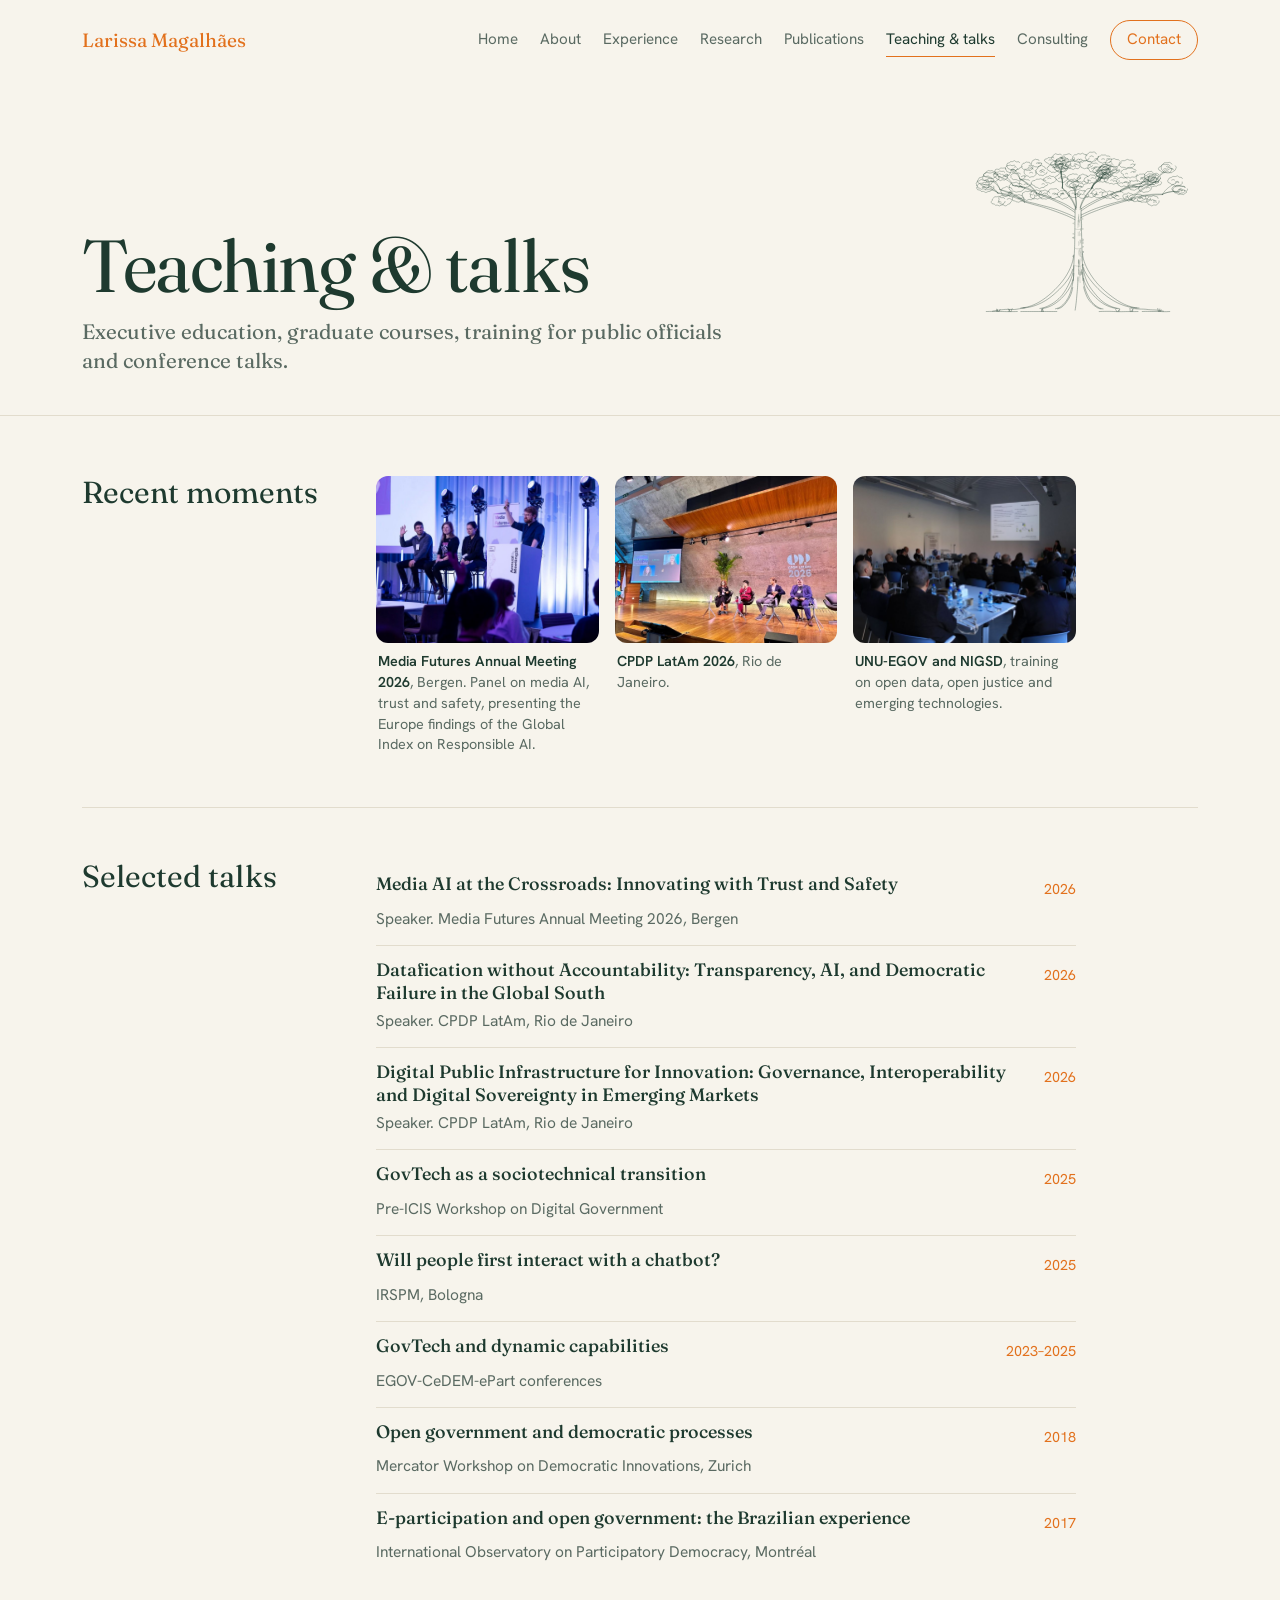
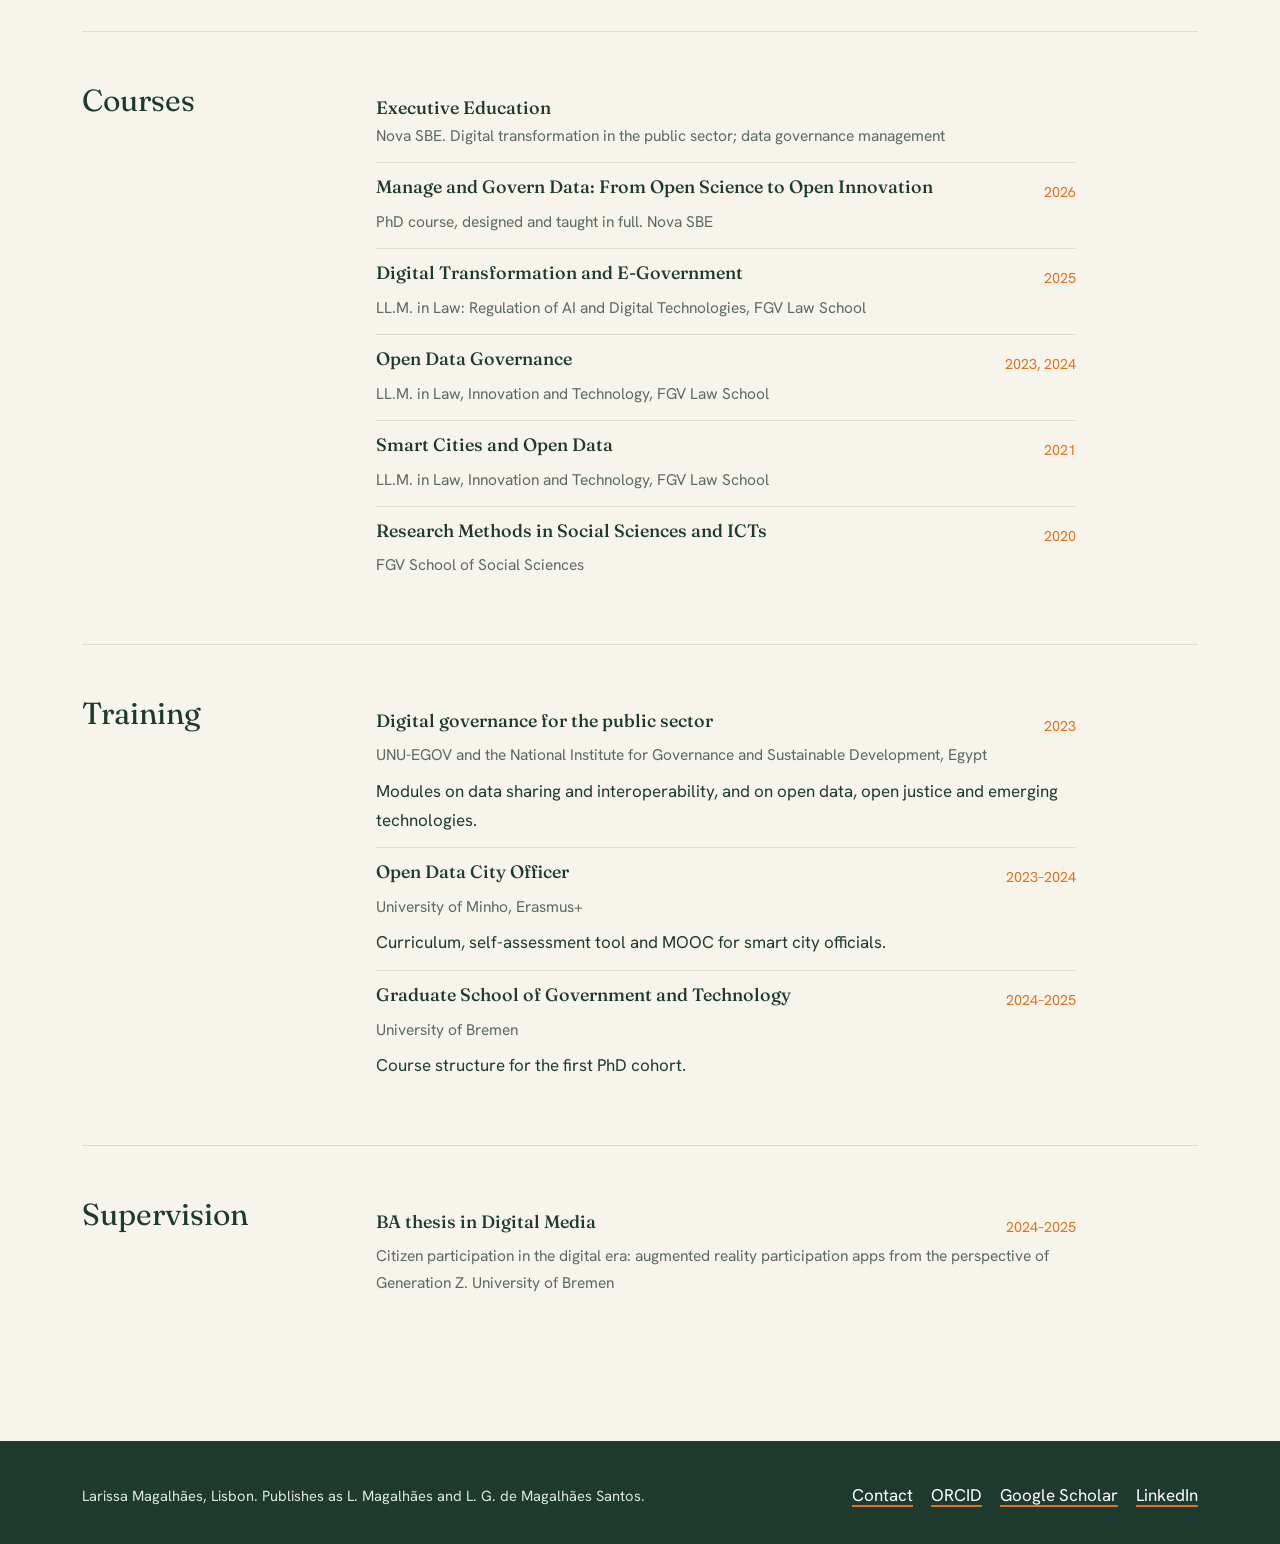
<file: teaching.html>
<!DOCTYPE html>
<html lang="en">
<head>
<meta charset="utf-8">
<meta name="viewport" content="width=device-width, initial-scale=1">
<title>Teaching & talks | Larissa Magalhães</title>
<meta name="description" content="Courses, executive education and talks by Larissa Magalhães on data governance, AI governance and digital government.">
<meta name="author" content="Larissa Magalhães">
<meta property="og:title" content="Teaching & talks | Larissa Magalhães">
<meta property="og:description" content="Courses, executive education and talks by Larissa Magalhães on data governance, AI governance and digital government.">
<link rel="preconnect" href="https://fonts.googleapis.com"><link rel="preconnect" href="https://fonts.gstatic.com" crossorigin><link href="https://fonts.googleapis.com/css2?family=Fraunces:ital,opsz,wght@0,9..144,400;0,9..144,600;1,9..144,400&family=Hanken+Grotesk:wght@400;600&display=swap" rel="stylesheet">
<link rel="stylesheet" href="style.css">
</head>
<body class="p-teaching">
<header class="band">
 <div class="wrap">
  <div class="site-head">
   <a class="brand" href="index.html"><span>Larissa Magalhães</span></a>
   <button class="menu-btn" aria-expanded="false" aria-controls="site-nav">Menu</button>
   <nav class="site-nav" id="site-nav" aria-label="Main"><a href="index.html">Home</a><a href="about.html">About</a><a href="experience.html">Experience</a><a href="research.html">Research</a><a href="publications.html">Publications</a><a href="teaching.html" aria-current="page">Teaching &amp; talks</a><a href="consulting.html">Consulting</a><a href="contact.html" class="cta">Contact</a></nav>
  </div>
  <div class="page-head"><div><h1>Teaching &amp; talks</h1><p>Executive education, graduate courses, training for public officials and conference talks.</p></div><svg class="mini" viewBox="-40 -60 680 700" aria-hidden="true" fill="none" stroke-linecap="round" stroke-linejoin="round"><g class="part" id="m-roots"><path d="M287.9,300.0 L287.4,304.4 L286.7,308.9 L285.8,313.5 L284.7,318.2 L283.3,322.9 L281.7,327.7 L279.9,332.5 L277.9,337.3 L275.6,342.2 L273.2,347.1 L270.5,351.9 L267.7,356.8 L264.6,361.6 L261.4,366.4 L258.0,371.1 L254.4,375.7 L250.7,380.3 L246.8,384.9 L242.8,389.3 L238.7,393.7 L234.5,398.0 L230.2,402.2 L225.9,406.3 L221.4,410.3 L216.9,414.1 L212.2,417.9 L207.6,421.5 L202.8,424.9 L198.0,428.2 L193.1,431.3 L188.2,434.2 L183.2,436.8 L178.2,439.3 L173.2,441.5 L168.1,443.5 L163.1,445.2 L158.0,446.7 L153.0,447.9 L147.9,448.8 L143.0,449.5 L138.0,450.0"/><path d="M144.0,449.9 L150.1,449.5 L156.1,448.7 L162.1,447.6 L168.1,446.2 L174.1,444.5 L180.0,442.5 L185.8,440.2 L191.6,437.7 L197.4,434.9 L203.0,431.9 L208.5,428.7 L213.8,425.2 L219.1,421.5 L224.1,417.7 L229.0,413.7 L233.8,409.6 L238.4,405.4 L242.9,401.2 L247.3,397.0 L251.5,392.8 L255.5,388.6 L259.4,384.4 L263.0,380.2 L266.3,376.0 L269.4,371.9 L272.3,367.7 L274.8,363.7 L277.0,359.8 L279.0,356.0 L280.7,352.4 L282.1,348.9 L283.3,345.7 L284.2,342.7 L285.0,340.0"/><path d="M288.1,330.0 L287.6,336.2 L286.9,342.3 L285.8,348.3 L284.4,354.2 L282.8,359.9 L280.9,365.6 L278.8,371.1 L276.5,376.6 L274.1,381.9 L271.6,387.0 L268.9,392.1 L266.1,397.1 L263.1,401.9 L260.0,406.6 L256.8,411.1 L253.3,415.4 L249.7,419.4 L245.9,423.2 L242.0,426.7 L237.9,430.0 L233.9,433.1 L229.7,435.9 L225.6,438.6 L221.4,441.0 L217.2,443.3 L213.1,445.3 L208.9,447.0 L204.6,448.6 L200.4,449.8 L196.2,450.7 L192.0,451.2"/><path d="M198.0,451.4 L203.5,450.7 L208.9,449.6 L214.3,447.9 L219.6,445.9 L224.8,443.4 L229.9,440.6 L234.8,437.5 L239.7,434.2 L244.3,430.5 L248.9,426.7 L253.2,422.6 L257.3,418.4 L261.2,414.0 L264.8,409.5 L268.2,405.0 L271.4,400.4 L274.3,395.9 L276.9,391.4 L279.3,386.9 L281.3,382.5 L283.0,378.2 L284.3,374.0 L285.0,370.0"/><path d="M288.0,352.0 L287.5,360.7 L286.6,368.8 L285.5,376.6 L284.1,383.9 L282.6,390.8 L280.9,397.3 L279.2,403.3 L277.3,409.0 L275.2,414.4 L273.0,419.3 L270.6,423.8 L268.0,427.9 L265.3,431.7 L262.6,435.1 L259.8,438.3 L257.1,441.2 L254.2,443.8 L251.3,446.1 L248.3,448.0 L245.2,449.5 L242.1,450.6 L239.0,451.5 L236.0,452.4"/><path d="M242.0,452.4 L246.3,451.3 L250.6,449.5 L254.7,447.1 L258.6,443.9 L262.1,440.2 L265.5,436.0 L268.7,431.5 L271.9,426.8 L275.0,421.7 L277.8,416.3 L280.2,410.6 L282.2,404.6 L283.8,398.4 L285.0,392.0"/><path d="M312.8,296.0 L313.2,300.3 L313.9,304.6 L314.8,309.0 L316.0,313.5 L317.4,318.0 L319.0,322.6 L320.9,327.2 L322.9,331.9 L325.2,336.6 L327.6,341.3 L330.2,346.0 L333.0,350.8 L335.9,355.5 L339.1,360.2 L342.4,364.9 L345.8,369.6 L349.5,374.2 L353.2,378.7 L357.2,383.1 L361.3,387.5 L365.5,391.7 L369.9,395.9 L374.3,400.0 L378.8,403.9 L383.4,407.8 L388.1,411.6 L392.8,415.3 L397.5,418.9 L402.3,422.3 L407.2,425.7 L412.1,428.9 L417.0,431.9 L422.0,434.7 L427.0,437.4 L432.1,439.8 L437.2,442.0 L442.3,443.9 L447.4,445.6 L452.6,447.1 L457.7,448.2 L462.8,449.1 L467.9,449.8 L473.0,450.0"/><path d="M467.0,449.9 L460.8,449.6 L454.7,448.9 L448.6,447.9 L442.5,446.5 L436.5,444.9 L430.5,443.0 L424.5,440.8 L418.6,438.4 L412.8,435.8 L407.1,432.9 L401.4,429.8 L395.9,426.5 L390.5,423.1 L385.2,419.4 L380.0,415.6 L375.1,411.7 L370.2,407.7 L365.5,403.6 L361.0,399.4 L356.7,395.2 L352.6,390.9 L348.6,386.6 L344.8,382.4 L341.2,378.2 L337.8,374.0 L334.6,369.9 L331.7,365.9 L328.9,362.0 L326.3,358.2 L324.0,354.6 L322.0,351.1 L320.2,347.7 L318.7,344.5 L317.4,341.5 L316.5,338.6 L316.0,336.0"/><path d="M313.1,326.0 L313.7,332.0 L314.5,338.0 L315.6,344.0 L316.9,349.8 L318.4,355.6 L320.2,361.3 L322.1,366.9 L324.3,372.4 L326.7,377.8 L329.4,383.0 L332.3,388.1 L335.5,393.0 L338.8,397.7 L342.3,402.3 L345.8,406.7 L349.4,411.1 L353.0,415.3 L356.7,419.4 L360.5,423.3 L364.4,427.1 L368.5,430.6 L372.7,433.9 L376.9,436.9 L381.3,439.5 L385.8,441.9 L390.3,444.1 L394.7,445.9 L399.2,447.6 L403.7,449.0 L408.1,450.2 L412.6,451.1 L417.0,451.5"/><path d="M411.0,451.5 L405.5,450.8 L400.0,449.6 L394.6,448.1 L389.3,446.3 L383.9,444.1 L378.7,441.7 L373.5,438.9 L368.5,435.7 L363.7,432.3 L359.0,428.6 L354.6,424.7 L350.3,420.6 L346.2,416.5 L342.3,412.2 L338.5,407.9 L334.9,403.6 L331.6,399.3 L328.5,394.9 L325.7,390.5 L323.2,386.2 L321.1,381.9 L319.4,377.6 L318.0,373.6 L316.8,369.7 L316.0,366.0"/><path d="M313.1,350.0 L313.6,358.4 L314.4,366.4 L315.4,374.1 L316.6,381.3 L318.1,388.1 L319.9,394.5 L321.9,400.5 L324.1,406.2 L326.4,411.4 L328.9,416.4 L331.3,421.0 L333.9,425.3 L336.6,429.3 L339.3,432.9 L342.2,436.2 L345.2,439.2 L348.3,441.9 L351.5,444.3 L354.6,446.4 L357.9,448.3 L361.1,449.9 L364.4,451.2 L367.7,452.2 L371.0,452.7"/><path d="M365.0,452.7 L360.4,451.6 L355.9,449.7 L351.6,447.2 L347.4,444.2 L343.4,440.8 L339.4,437.1 L335.5,433.1 L331.8,428.7 L328.5,423.9 L325.6,418.6 L323.2,413.1 L321.1,407.5 L319.1,401.8 L317.3,395.9 L316.0,390.0"/><path d="M300.0,362.0 L299.8,368.3 L299.6,374.4 L299.3,380.4 L299.0,386.2 L298.7,391.9 L298.3,397.5 L297.8,402.9 L297.3,408.3 L296.8,413.5 L296.3,418.6 L295.9,423.6 L295.5,428.5 L295.0,433.3 L294.4,438.0 L293.8,442.6 L293.2,447.2 L292.6,451.6 L292.0,456.0"/><path d="M149.9,449.7 L144.9,450.4 L139.9,451.2 L135.0,452.0 L130.0,452.9 L125.0,453.7 L120.0,454.2 L114.9,454.4 L109.8,454.3 L104.7,454.1 L99.6,454.0 L94.5,454.0 L89.4,454.4 L84.2,455.0 L79.1,455.7 L73.9,456.4 L68.6,457.2 L63.3,458.0 L58.0,459.0"/><path d="M450.0,450.1 L455.0,451.0 L460.0,451.8 L465.0,452.4 L470.0,452.8 L475.1,453.0 L480.1,453.1 L485.1,453.2 L490.2,453.5 L495.3,454.0 L500.3,454.6 L505.4,455.0 L510.6,455.3 L515.7,455.4 L520.9,455.7 L526.2,456.2 L531.4,457.0 L536.7,458.0 L542.0,459.0"/><path d="M40.0,460.0 L44.7,459.9 L49.7,459.8 L54.7,459.8 L59.9,459.8 L65.1,459.8 L70.5,459.8 L75.9,459.9 L81.3,459.9 L86.7,460.0 L92.1,460.1 L97.5,460.2 L102.9,460.2 L108.1,460.2 L113.3,460.2 L118.3,460.2 L123.3,460.1 L128.0,460.0"/><path d="M138.0,460.1 L142.7,460.0 L147.5,460.0 L152.4,460.0 L157.4,460.0 L162.5,460.0 L167.7,460.0 L173.0,460.0 L178.3,460.0 L183.6,460.0 L189.0,460.0 L194.4,459.9 L199.7,459.9 L205.0,459.9 L210.3,459.9 L215.5,459.9 L220.6,460.0 L225.6,460.0 L230.5,460.0 L235.3,460.0 L240.0,460.0"/><path d="M360.0,460.1 L364.8,459.9 L369.7,459.7 L374.8,459.6 L379.9,459.5 L385.1,459.5 L390.5,459.5 L395.9,459.7 L401.3,459.9 L406.8,460.1 L412.2,460.3 L417.7,460.3 L423.2,460.4 L428.7,460.3 L434.1,460.2 L439.5,460.1 L444.9,460.1 L450.1,460.1 L455.2,460.1 L460.3,460.2 L465.2,460.1 L470.0,460.0"/><path d="M482.0,460.0 L486.8,459.8 L491.7,459.7 L496.9,459.7 L502.1,459.8 L507.4,459.9 L512.8,459.9 L518.3,459.8 L523.7,459.8 L529.2,459.9 L534.6,460.0 L539.9,460.3 L545.1,460.4 L550.3,460.4 L555.2,460.2 L560.0,460.0"/><path d="M70.0,460 l-0.4,-6.7"/><path d="M73.0,460 l-1.6,-5.8"/><path d="M76.0,460 l3.3,-5.9"/><path d="M104.0,460 l3.0,-6.5"/><path d="M107.0,460 l-4.6,-7.7"/><path d="M110.0,460 l3.5,-8.2"/><path d="M196.0,460 l4.1,-7.3"/><path d="M199.0,460 l-2.7,-6.4"/><path d="M202.0,460 l-2.2,-6.2"/><path d="M410.0,460 l-3.3,-5.6"/><path d="M413.0,460 l3.3,-5.1"/><path d="M416.0,460 l2.3,-6.4"/><path d="M448.0,460 l-0.8,-8.8"/><path d="M451.0,460 l4.0,-6.0"/><path d="M454.0,460 l1.5,-5.4"/><path d="M528.0,460 l-2.1,-8.6"/><path d="M531.0,460 l0.7,-7.1"/><path d="M534.0,460 l1.5,-5.0"/></g><g class="part" id="m-trunk"><path d="M286.9,372.0 L287.1,368.1 L287.3,364.1 L287.5,360.0 L287.7,355.9 L287.8,351.7 L287.9,347.4 L288.1,343.1 L288.2,338.7 L288.2,334.2 L288.3,329.7 L288.4,325.1 L288.6,320.5 L288.7,315.8 L288.9,311.0 L289.1,306.2 L289.3,301.3 L289.6,296.4 L289.8,291.4 L290.0,286.4 L290.2,281.3 L290.4,276.1 L290.6,270.9 L290.7,265.6 L290.8,260.3 L290.8,254.9 L290.9,249.4 L290.9,243.9 L291.0,238.4 L291.0,232.8 L291.1,227.2 L291.2,221.5 L291.3,215.7 L291.3,209.9 L291.4,204.1 L291.5,198.2 L291.6,192.2 L291.7,186.2 L291.8,180.2 L291.8,174.1 L292.0,168.0"/><path d="M314.3,372.0 L314.2,367.9 L314.0,363.8 L313.9,359.6 L313.8,355.4 L313.6,351.2 L313.4,346.9 L313.3,342.5 L313.1,338.1 L312.9,333.7 L312.7,329.2 L312.5,324.6 L312.3,320.0 L312.1,315.3 L312.0,310.6 L311.8,305.9 L311.7,301.1 L311.5,296.2 L311.4,291.3 L311.3,286.3 L311.2,281.2 L311.1,276.2 L311.0,271.0 L310.8,265.8 L310.7,260.5 L310.6,255.2 L310.4,249.8 L310.3,244.4 L310.1,238.9 L309.9,233.3 L309.7,227.7 L309.6,222.0 L309.4,216.3 L309.3,210.5 L309.2,204.6 L309.0,198.7 L309.0,192.7 L308.9,186.6 L308.8,180.5 L308.8,174.3 L309.0,168.0"/><path d="M291.0,192.5 L286.4,190.2 L281.7,188.0 L276.9,185.8 L272.1,183.8 L267.2,181.8 L262.3,179.8 L257.3,177.8 L252.4,175.9 L247.3,174.0 L242.3,172.2 L237.2,170.4 L232.2,168.7 L227.0,167.1 L221.9,165.6 L216.8,164.2 L211.6,162.8 L206.5,161.5 L201.4,160.2 L196.4,158.9 L191.4,157.6 L186.4,156.3 L181.5,155.0 L176.6,153.7 L171.8,152.6 L167.1,151.4 L162.4,150.4 L157.7,149.4 L153.2,148.5 L148.7,147.5"/><path d="M291.0,199.4 L286.4,197.1 L281.8,194.7 L277.1,192.5 L272.3,190.3 L267.4,188.1 L262.4,186.1 L257.5,184.1 L252.4,182.2 L247.4,180.3 L242.3,178.4 L237.2,176.5 L232.1,174.7 L227.0,172.9 L221.9,171.1 L216.8,169.4 L211.7,167.7 L206.6,166.1 L201.5,164.5 L196.4,163.0 L191.4,161.6 L186.4,160.2 L181.4,158.8 L176.5,157.5 L171.7,156.1 L167.0,154.8 L162.3,153.5 L157.7,152.1 L153.1,150.9 L148.7,149.6"/><path d="M309.1,186.6 L313.6,184.3 L318.3,182.0 L323.0,179.8 L327.8,177.6 L332.6,175.5 L337.5,173.4 L342.5,171.4 L347.4,169.4 L352.4,167.5 L357.5,165.7 L362.6,163.9 L367.7,162.3 L372.8,160.6 L377.9,159.1 L383.0,157.6 L388.1,156.1 L393.2,154.7 L398.3,153.3 L403.3,151.9 L408.3,150.6 L413.3,149.3 L418.2,148.0 L423.0,146.8 L427.8,145.6 L432.6,144.5 L437.3,143.4 L441.9,142.3 L446.4,141.3 L450.9,140.3"/><path d="M309.0,193.5 L313.5,191.1 L318.2,188.7 L322.9,186.4 L327.7,184.2 L332.5,182.0 L337.5,179.9 L342.5,178.0 L347.5,176.0 L352.6,174.1 L357.6,172.2 L362.7,170.3 L367.8,168.4 L372.9,166.5 L377.9,164.6 L383.0,162.8 L388.1,161.0 L393.1,159.3 L398.2,157.7 L403.2,156.1 L408.3,154.6 L413.2,153.2 L418.2,151.7 L423.1,150.3 L427.9,148.9 L432.6,147.6 L437.3,146.2 L441.9,144.9 L446.5,143.7 L450.9,142.4"/><path d="M291.0,173.0 L286.7,170.0 L282.3,167.0 L277.8,164.1 L273.3,161.2 L268.6,158.5 L263.9,155.9 L259.0,153.4 L254.1,151.1 L249.1,148.9 L244.2,146.8 L239.2,144.7 L234.2,142.6 L229.3,140.5 L224.5,138.4 L219.6,136.4 L214.7,134.6 L209.9,132.8 L205.1,131.2 L200.4,129.6 L195.8,128.1 L191.2,126.6 L186.8,125.2 L182.5,123.8"/><path d="M291.0,179.1 L286.6,176.0 L282.2,173.0 L277.7,170.1 L273.1,167.2 L268.5,164.4 L263.8,161.7 L258.9,159.0 L254.1,156.4 L249.2,154.0 L244.2,151.5 L239.3,149.1 L234.4,146.8 L229.4,144.5 L224.5,142.3 L219.6,140.1 L214.7,138.1 L209.9,136.1 L205.1,134.3 L200.4,132.4 L195.8,130.7 L191.2,128.9 L186.8,127.2 L182.5,125.6"/><path d="M309.0,169.0 L313.2,165.9 L317.5,163.0 L322.0,160.1 L326.5,157.4 L331.1,154.7 L335.8,152.1 L340.5,149.5 L345.3,147.0 L350.1,144.6 L354.9,142.3 L359.8,140.0 L364.7,137.9 L369.6,135.8 L374.5,133.8 L379.3,131.9 L384.2,130.1 L389.0,128.4 L393.8,126.7 L398.5,125.0 L403.1,123.4 L407.7,121.8 L412.1,120.2 L416.4,118.7 L420.7,117.2"/><path d="M309.0,175.0 L313.2,171.9 L317.5,168.9 L322.0,166.0 L326.5,163.1 L331.1,160.3 L335.8,157.6 L340.5,155.0 L345.3,152.4 L350.1,149.9 L355.0,147.4 L359.9,145.0 L364.8,142.7 L369.7,140.4 L374.6,138.2 L379.4,136.1 L384.3,133.9 L389.1,131.9 L393.8,129.8 L398.5,127.9 L403.1,125.9 L407.6,124.1 L412.0,122.3 L416.4,120.6 L420.7,119.0"/><path d="M294.1,165.5 L291.9,159.6 L289.4,154.0 L286.8,148.6 L284.1,143.5 L281.1,138.6 L277.8,134.1 L274.5,129.9 L271.2,125.8 L268.0,121.9 L264.7,118.3 L261.4,115.0 L258.4,111.8 L255.7,108.7"/><path d="M294.0,170.5 L292.1,164.9 L289.9,159.6 L287.6,154.4 L285.0,149.4 L282.2,144.7 L279.2,140.1 L276.1,135.8 L273.0,131.7 L269.8,127.7 L266.7,123.9 L263.8,120.2 L261.0,116.6 L258.3,113.3 L255.7,110.2"/><path d="M306.1,165.5 L307.8,159.2 L309.9,153.2 L312.2,147.5 L315.0,142.3 L317.9,137.3 L321.0,132.6 L324.1,128.2 L327.3,124.1 L330.5,120.3 L333.6,116.7 L336.3,113.3 L338.8,110.0"/><path d="M306.0,170.5 L307.5,164.6 L309.4,158.9 L311.7,153.6 L314.3,148.4 L317.0,143.5 L319.7,138.8 L322.5,134.2 L325.3,129.9 L328.1,125.8 L331.0,121.9 L333.8,118.3 L336.4,114.8 L338.8,111.5"/><path d="M294.0,166.0 L294.7,158.9 L294.8,152.6 L294.6,147.0 L294.2,142.0 L293.8,137.6 L293.2,133.7 L292.5,130.4 L292.0,127.4"/><path d="M294.0,170.0 L294.7,162.8 L295.0,156.3 L294.8,150.4 L294.0,145.1 L293.2,140.3 L293.0,135.9 L292.6,132.0 L292.0,128.6"/></g><g class="part" id="m-bark"><path d="M305.0,288.7 q-0.7,7.3 0.6,14.5"/><path d="M301.2,194.9 q0.4,6.0 -0.3,12.0"/><path d="M309.7,202.3 q0.2,4.2 0.1,8.5"/><path d="M306.0,258.0 q0.9,5.6 -0.4,11.2"/><path d="M301.9,313.2 q0.3,5.0 -0.2,10.0"/><path d="M308.0,238.8 q-0.1,3.4 0.6,6.7"/><path d="M299.9,365.3 q-0.5,4.1 0.5,8.1"/><path d="M309.6,343.8 q-0.7,4.8 0.4,9.7"/><path d="M306.3,310.9 q0.3,7.9 -0.6,15.9"/><path d="M302.6,332.0 q0.9,6.3 -0.4,12.6"/><path d="M300.3,201.5 q-0.5,5.8 0.1,11.5"/><path d="M301.4,313.5 q-0.5,6.2 -0.0,12.3"/><path d="M309.2,348.4 q-0.2,3.5 -0.3,6.9"/><path d="M308.3,180.7 q-0.5,6.2 0.3,12.4"/><path d="M304.1,282.6 q-0.8,3.0 0.5,6.1"/><path d="M305.5,348.1 q0.2,7.2 -0.4,14.3"/><path d="M302.7,203.7 q0.6,7.5 0.4,15.0"/><path d="M301.5,347.2 q-0.8,4.2 0.3,8.5"/><path d="M303.9,344.4 q-0.7,6.1 0.5,12.2"/><path d="M310.7,340.8 q0.8,7.1 -0.6,14.1"/><path d="M303.0,317.0 q0.6,7.7 0.4,15.3"/><path d="M302.2,330.8 q-0.8,6.9 0.4,13.9"/><path d="M301.7,339.7 q-0.1,7.1 -0.2,14.2"/><path d="M301.7,327.9 q-0.6,3.1 -0.2,6.2"/><path d="M310.6,340.8 q0.3,4.4 -0.1,8.8"/><path d="M305.4,362.5 q-0.8,7.7 0.6,15.4"/><path d="M310.6,213.2 q-0.8,4.3 -0.1,8.7"/><path d="M302.8,315.5 q0.0,6.0 -0.1,12.1"/><path d="M302.1,287.2 q-1.0,6.5 0.5,13.1"/><path d="M307.6,280.2 q0.3,6.7 -0.2,13.4"/><path d="M307.0,193.0 q-0.4,4.7 0.4,9.3"/><path d="M302.6,313.9 q-0.2,4.5 -0.1,9.1"/><path d="M300.5,235.0 q0.9,5.1 0.2,10.2"/><path d="M306.4,347.9 q0.1,4.5 -0.6,9.0"/><path d="M304.2,233.4 q0.3,5.9 -0.0,11.8"/><path d="M301.6,262.2 q0.8,5.4 0.4,10.7"/><path d="M300.0,211.6 q0.3,5.6 -0.2,11.2"/><path d="M308.0,332.2 q-0.6,6.4 -0.4,12.7"/><path d="M301.9,184.5 q0.7,5.4 -0.5,10.8"/><path d="M306.6,257.1 q0.4,4.0 -0.0,7.9"/><path d="M306.9,225.4 q0.5,3.0 0.3,6.1"/><path d="M304.1,199.8 q0.9,3.9 0.0,7.8"/><path d="M302.0,189.3 q-0.1,7.2 0.4,14.5"/><path d="M310.9,304.2 q0.9,6.0 0.5,12.0"/><path d="M307.6,294.0 q0.7,5.5 0.1,11.0"/><path d="M307.9,346.9 q-0.5,5.4 -0.3,10.7"/><path d="M312.5,290.6 l4.5,1.5 l-4.5,1.8"/><path d="M312.5,288.8 l4.5,1.5 l-4.5,1.8"/><path d="M311.8,258.1 l4.5,1.5 l-4.5,1.8"/><path d="M311.2,224.5 l4.5,1.5 l-4.5,1.8"/><path d="M289.1,238.4 l-4.5,1.5 l4.5,1.8"/><path d="M289.4,208.7 l-4.5,1.5 l4.5,1.8"/><path d="M288.9,248.8 l-4.5,1.5 l4.5,1.8"/><path d="M288.2,301.9 l-4.5,1.5 l4.5,1.8"/><path d="M311.8,254.0 l4.5,1.5 l-4.5,1.8"/><path d="M312.2,275.0 l4.5,1.5 l-4.5,1.8"/><path d="M310.6,196.2 l4.5,1.5 l-4.5,1.8"/><path d="M288.9,249.9 l-4.5,1.5 l4.5,1.8"/><path d="M313.2,326.5 l4.5,1.5 l-4.5,1.8"/><path d="M312.0,264.2 l4.5,1.5 l-4.5,1.8"/><path d="M292.0,226.0 L294.7,226.8 L297.5,227.3 L300.5,227.4 L303.5,227.5 L306.4,226.9 L309.0,226.0"/><path d="M292.0,280.9 L294.6,281.9 L297.5,282.2 L300.5,282.4 L303.5,282.5 L306.4,281.8 L309.0,281.0"/><path d="M292.0,330.0 L294.6,330.9 L297.5,331.3 L300.5,331.5 L303.5,331.3 L306.4,330.9 L309.0,330.0"/></g><g class="part" id="m-crown"><path d="M148.7,146.7 L143.9,143.9 L139.0,141.2 L134.0,138.8 L128.9,136.7 L123.6,134.9 L118.3,133.2 L113.1,131.6 L107.9,129.9 L102.7,128.5 L97.5,127.3 L92.4,126.4 L87.3,125.6 L82.4,124.9 L77.6,124.1 L73.0,123.6"/><path d="M148.7,150.5 L143.9,147.7 L139.0,145.1 L134.0,142.5 L128.9,140.2 L123.7,138.1 L118.4,136.4 L113.0,134.8 L107.8,133.2 L102.6,131.5 L97.4,129.9 L92.3,128.6 L87.3,127.5 L82.4,126.5 L77.6,125.6 L73.0,124.7"/><path d="M72.9,124.2 L68.6,121.0 L64.0,118.6 L59.3,117.0 L54.7,115.7 L50.0,114.9 L45.5,114.7 L41.0,115.0 L36.9,115.3"/><path d="M72.9,124.2 L68.5,120.2 L63.7,116.8 L58.8,114.0 L53.8,111.6 L48.7,109.7 L43.6,108.3 L38.7,107.1 L34.0,106.0 L29.5,105.4"/><path d="M72.9,124.2 L69.0,119.0 L64.9,114.5 L60.5,110.5 L55.9,107.2 L51.1,104.5 L46.4,102.5 L41.9,100.8 L37.9,99.1"/><path d="M148.6,146.7 L144.4,143.3 L140.1,140.0 L135.6,136.9 L131.0,134.1 L126.2,131.5 L121.4,129.1 L116.5,126.8 L111.7,124.7 L106.9,122.7 L102.0,120.9 L97.3,119.4 L92.6,118.0 L88.0,116.7 L83.6,115.4 L79.3,114.2"/><path d="M148.7,150.5 L144.4,147.1 L140.0,143.9 L135.5,140.7 L131.0,137.6 L126.3,134.7 L121.5,132.1 L116.6,129.8 L111.6,127.7 L106.7,125.7 L101.9,123.6 L97.2,121.6 L92.6,119.7 L88.1,118.1 L83.6,116.6 L79.3,115.4"/><path d="M79.3,114.8 L76.6,108.4 L73.6,102.7 L70.4,97.4 L67.0,92.8 L63.2,88.9 L59.4,85.6 L55.9,82.7 L52.8,80.0"/><path d="M79.3,114.8 L76.6,109.4 L73.4,104.9 L69.9,101.1 L66.4,97.6 L62.9,94.6 L59.3,92.2 L55.9,90.3 L52.8,88.7"/><path d="M450.9,139.5 L456.0,137.7 L461.3,136.1 L466.5,134.7 L471.9,133.5 L477.2,132.3 L482.6,131.3 L488.0,130.4 L493.3,129.6 L498.7,129.0 L504.0,128.4 L509.3,128.0 L514.5,127.7 L519.7,127.4 L524.8,127.3 L529.8,127.3 L534.6,127.3 L539.4,127.4"/><path d="M450.9,143.2 L456.0,141.4 L461.2,139.7 L466.5,138.2 L471.8,136.9 L477.2,135.8 L482.6,134.7 L488.0,133.7 L493.3,132.7 L498.7,131.8 L504.0,131.0 L509.3,130.3 L514.5,129.9 L519.7,129.5 L524.8,129.2 L529.8,129.0 L534.6,128.8 L539.4,128.6"/><path d="M539.4,128.0 L544.8,125.5 L550.4,123.6 L556.0,122.0 L561.6,120.7 L567.2,119.8 L572.8,119.6 L578.2,119.8 L583.5,120.2 L588.5,120.6"/><path d="M539.4,128.0 L543.0,122.6 L546.9,117.8 L551.1,113.4 L555.5,109.5 L560.0,106.2 L564.5,103.2 L568.9,100.6 L573.2,98.4 L577.2,96.4"/><path d="M539.3,127.9 L544.4,125.4 L549.7,123.5 L555.0,122.2 L560.3,121.3 L565.6,120.5 L570.8,120.0 L575.9,120.0 L580.8,120.5 L585.6,121.0"/><path d="M450.9,139.5 L454.7,135.3 L458.6,131.2 L462.7,127.3 L466.9,123.6 L471.2,119.9 L475.6,116.5 L480.2,113.3 L484.9,110.4 L489.6,107.7 L494.2,105.1 L498.8,102.6 L503.3,100.1 L507.7,97.7 L512.0,95.4 L516.1,93.3 L520.1,91.4"/><path d="M450.9,143.3 L454.4,139.3 L458.2,135.5 L462.0,131.8 L466.0,128.2 L470.1,124.7 L474.2,121.3 L478.5,118.1 L482.8,115.0 L487.1,112.0 L491.5,109.3 L495.8,106.6 L500.1,104.0 L504.4,101.5 L508.5,99.1 L512.5,96.8 L516.3,94.5 L520.1,92.5"/><path d="M520.1,91.9 L523.2,86.7 L526.6,81.9 L530.4,77.5 L534.4,73.6 L538.5,70.1 L542.6,67.0 L546.7,64.1 L550.6,61.4 L554.4,59.0 L557.9,57.0"/><path d="M520.1,92.0 L522.8,85.8 L525.9,80.3 L529.4,75.5 L533.1,71.3 L536.9,67.8 L540.6,64.6 L544.1,61.7 L547.4,59.4"/><path d="M182.5,123.1 L179.2,118.2 L175.6,113.7 L171.9,109.4 L168.0,105.4 L163.9,101.8 L159.6,98.6 L155.3,95.6 L151.1,92.7 L146.9,90.0 L142.9,87.7 L139.0,85.6 L135.3,83.5"/><path d="M182.5,126.4 L179.2,121.5 L175.6,116.9 L171.8,112.5 L167.9,108.5 L163.7,104.7 L159.5,101.1 L155.3,97.8 L151.1,94.7 L147.0,91.8 L142.9,89.2 L139.0,86.8 L135.3,84.5"/><path d="M135.4,84.0 L133.7,78.5 L132.0,73.7 L129.7,69.5 L127.1,66.2 L124.9,62.9 L122.7,60.2 L120.2,58.2 L118.2,56.5"/><path d="M135.3,84.0 L132.7,79.1 L129.9,74.7 L127.0,71.0 L123.8,67.7 L120.5,65.2 L117.1,63.2 L114.0,61.6 L111.2,60.2"/><path d="M182.5,123.1 L177.5,120.2 L172.5,117.5 L167.4,114.9 L162.2,112.5 L156.9,110.4 L151.6,108.6 L146.1,107.2 L140.8,106.1 L135.5,105.1 L130.3,104.2 L125.2,103.4 L120.3,102.6 L115.6,101.9"/><path d="M182.5,126.4 L178.0,123.5 L173.3,121.0 L168.5,118.5 L163.7,116.2 L158.8,114.1 L153.8,112.2 L148.8,110.6 L143.8,109.2 L138.9,107.8 L134.0,106.6 L129.2,105.5 L124.5,104.5 L120.0,103.7 L115.6,102.9"/><path d="M115.6,102.4 L111.9,97.7 L107.8,93.8 L103.3,90.7 L99.0,87.8 L94.8,85.2 L90.4,83.5 L86.1,82.3 L82.2,81.2"/><path d="M115.4,102.5 L112.4,96.6 L109.1,91.2 L105.3,86.6 L101.4,82.5 L97.4,79.1 L93.3,76.2 L89.6,73.6 L86.1,71.4"/><path d="M420.7,116.5 L425.6,114.1 L430.7,112.0 L435.8,110.3 L441.1,109.0 L446.3,107.9 L451.5,106.8 L456.7,106.1 L461.9,105.9 L467.0,105.9 L471.9,105.8 L476.7,105.6 L481.4,105.8"/><path d="M420.7,119.7 L425.7,117.4 L430.7,115.4 L435.8,113.4 L441.0,111.6 L446.2,110.3 L451.5,109.5 L456.8,108.9 L461.9,108.2 L467.0,107.5 L471.9,107.0 L476.7,106.8 L481.4,106.8"/><path d="M481.4,106.3 L485.0,102.3 L488.8,99.0 L492.7,96.1 L496.7,93.8 L500.8,92.3 L504.8,91.1 L508.6,90.2 L512.3,89.7"/><path d="M481.4,106.3 L485.6,103.6 L490.1,101.8 L494.5,100.3 L498.9,99.3 L503.4,99.2 L507.7,99.6 L511.9,99.9 L515.9,100.5"/><path d="M420.6,116.4 L425.3,113.4 L430.1,110.6 L435.0,108.1 L439.9,105.7 L444.9,103.8 L450.0,102.2 L455.2,101.0 L460.2,99.8 L465.1,98.8 L469.9,97.9 L474.6,97.4 L479.1,96.8"/><path d="M420.7,119.8 L425.3,116.6 L429.9,113.5 L434.8,110.9 L440.0,108.8 L445.1,107.0 L450.1,105.0 L455.1,103.0 L460.1,101.5 L465.1,100.5 L470.0,99.7 L474.6,98.7 L479.1,97.8"/><path d="M479.1,97.3 L483.5,94.1 L488.3,91.8 L493.1,90.2 L497.9,88.8 L502.6,87.9 L507.3,87.8 L511.8,88.1 L516.1,88.3"/><path d="M479.1,97.3 L482.7,94.9 L486.4,93.3 L490.1,92.1 L493.8,91.4 L497.4,91.2 L501.0,91.5 L504.5,92.1 L507.8,93.0"/><path d="M479.1,97.3 L481.7,93.1 L484.6,89.8 L487.9,87.2 L491.0,84.9 L494.0,82.9 L497.2,81.7 L500.2,80.8 L503.0,80.3"/><path d="M255.7,108.0 L256.3,100.6 L256.3,93.8 L255.8,87.8 L255.2,82.4 L254.4,77.6 L253.4,73.3 L252.6,69.5 L252.1,66.1"/><path d="M255.6,110.8 L256.1,103.3 L256.2,96.4 L256.2,90.1 L255.7,84.4 L254.4,79.4 L253.2,74.8 L252.6,70.7 L252.1,67.0"/><path d="M252.2,66.5 L252.2,62.0 L252.3,58.2 L252.8,55.0 L253.5,52.4 L254.2,50.3 L254.8,48.6 L255.6,47.4 L256.1,46.5"/><path d="M252.0,66.5 L252.2,61.5 L252.9,57.2 L253.6,53.5 L254.3,50.3 L255.2,47.7 L256.4,45.6 L257.4,43.9 L258.1,42.5"/><path d="M252.1,66.5 L251.2,62.0 L249.9,58.2 L248.5,54.9 L247.0,52.3 L245.4,50.1 L243.8,48.5 L242.2,47.2 L240.9,46.3"/><path d="M255.6,108.0 L256.0,102.0 L256.0,96.6 L255.8,92.0 L255.2,87.9 L254.3,84.5 L253.5,81.6 L252.8,79.0 L252.4,76.9"/><path d="M255.6,110.8 L256.1,104.7 L256.2,99.2 L255.5,94.4 L254.8,90.1 L254.4,86.3 L253.8,82.9 L252.9,80.2 L252.4,77.7"/><path d="M252.5,77.3 L252.5,73.3 L252.3,70.0 L251.9,67.4 L251.5,65.3 L251.1,63.7 L250.8,62.5 L250.5,61.6 L250.1,61.2"/><path d="M252.3,77.3 L252.1,73.5 L252.2,70.3 L252.2,67.8 L252.0,65.8 L252.2,64.4 L252.5,63.4 L252.7,62.8 L252.8,62.5"/><path d="M338.8,109.4 L341.3,104.5 L344.1,100.5 L347.2,97.1 L350.3,94.3 L353.4,91.9 L356.6,90.1 L359.7,88.8 L362.5,87.7"/><path d="M338.8,112.1 L341.3,107.3 L344.1,103.0 L347.0,99.3 L350.2,96.3 L353.5,93.8 L356.7,91.7 L359.6,89.8 L362.5,88.5"/><path d="M362.5,88.2 L363.6,84.8 L364.8,82.1 L366.2,80.0 L367.8,78.7 L369.4,77.9 L370.8,77.3 L372.2,77.0 L373.6,77.2"/><path d="M362.4,88.1 L363.3,84.2 L364.6,81.0 L365.9,78.5 L367.2,76.4 L368.4,74.7 L369.8,73.5 L371.1,72.8 L372.4,72.5"/><path d="M362.5,88.2 L363.8,85.1 L365.2,82.6 L366.9,80.9 L368.7,79.8 L370.3,79.1 L371.9,78.6 L373.5,78.7 L374.9,79.1"/><path d="M338.8,109.4 L340.8,103.9 L343.2,99.1 L345.8,95.0 L348.6,91.4 L351.4,88.4 L354.3,85.9 L357.1,83.9 L359.6,82.3"/><path d="M338.9,112.1 L340.7,106.5 L343.1,101.6 L345.8,97.3 L348.6,93.5 L351.6,90.4 L354.5,87.7 L357.1,85.1 L359.6,83.2"/><path d="M359.5,82.7 L360.9,78.9 L362.6,75.8 L364.4,73.3 L366.3,71.4 L368.3,70.1 L370.2,69.0 L371.9,68.3 L373.6,68.0"/><path d="M359.5,82.8 L359.5,78.7 L359.9,75.4 L360.3,72.7 L360.7,70.5 L361.2,68.9 L361.7,67.6 L362.2,66.8 L362.6,66.3"/><path d="M338.8,109.4 L341.6,103.6 L345.0,98.7 L348.7,94.5 L352.4,90.7 L356.2,87.5 L360.1,84.9 L363.7,82.7 L367.1,80.9"/><path d="M338.9,112.2 L341.8,106.4 L344.8,101.1 L348.5,96.6 L352.4,92.8 L356.2,89.3 L360.1,86.5 L363.8,84.0 L367.1,81.7"/><path d="M367.1,81.3 L368.3,76.9 L370.0,73.2 L371.9,70.2 L373.7,67.6 L375.6,65.5 L377.6,64.0 L379.4,62.9 L381.1,62.1"/><path d="M367.1,81.4 L369.3,77.9 L371.6,75.0 L374.2,72.8 L376.9,71.3 L379.6,70.3 L382.1,69.6 L384.6,69.2 L387.0,69.2"/><path d="M292.1,128.0 L292.2,123.2 L291.7,119.1 L291.1,115.6 L290.6,112.7 L289.9,110.3 L289.1,108.3 L288.7,106.7 L288.0,105.6"/><path d="M292.1,128.0 L292.1,123.4 L292.4,119.4 L293.0,116.2 L293.6,113.4 L294.1,111.1 L294.9,109.3 L295.6,108.0 L296.3,107.0"/><path d="M292.0,128.0 L291.4,123.5 L290.8,119.7 L289.8,116.4 L288.3,114.0 L287.1,111.9 L286.0,110.1 L284.9,108.9 L283.9,108.0"/><path d="M49.8,98.5 Q48.1,92.2 39.9,94.8 Q33.0,91.6 28.1,96.6 Q18.8,95.4 17.9,99.8 Q13.0,101.9 15.5,105.8 Q11.0,109.1 13.5,111.9 Q12.9,115.8 22.6,116.1 Q24.0,121.6 32.3,119.6 Q39.6,126.5 45.0,120.1 Q53.5,121.0 54.2,115.6 Q60.8,113.8 61.0,110.4 Q63.8,107.1 60.1,104.0"/><path d="M44.5,107.6 q5.5,-4.9 10.9,0"/><path d="M29.7,109.4 q5.1,-4.6 10.2,0"/><path d="M28.2,108.1 q4.3,-3.8 8.5,0"/><path d="M41.9,91.2 Q39.1,86.2 31.8,88.2 Q24.5,82.6 20.6,89.5 Q13.4,89.7 12.8,94.5 Q10.1,97.2 13.1,101.1 Q11.0,104.5 15.2,106.7 Q15.2,111.1 21.9,110.8 Q25.3,116.2 31.3,112.2 Q39.2,116.0 41.4,110.8 Q47.9,109.8 47.1,105.3 Q49.5,102.2 46.9,98.9"/><path d="M24.5,100.4 q5.8,-5.2 11.6,0"/><path d="M50.4,79.1 Q47.0,73.5 38.1,77.5 Q29.9,73.9 26.5,79.5 Q17.7,80.0 18.4,84.9 Q13.9,88.5 15.5,92.3 Q15.9,96.6 23.2,98.6 Q24.5,104.9 35.2,100.3 Q42.6,104.5 47.3,100.1 Q56.8,100.6 56.1,95.0 Q62.6,92.0 60.6,87.9"/><path d="M37.4,87.6 q4.6,-4.2 9.2,0"/><path d="M48.7,92.4 q3.4,-3.1 6.8,0"/><path d="M40.8,91.3 q3.7,-3.4 7.5,0"/><path d="M65.6,66.2 Q65.7,62.5 60.0,62.8 Q56.9,58.7 51.5,61.5 Q45.0,58.9 42.5,62.7 Q38.6,64.0 38.6,67.3 Q31.9,69.1 32.9,71.8 Q31.3,75.0 35.9,77.2 Q37.2,80.0 45.2,79.1 Q47.6,84.4 53.2,81.5 Q60.5,85.8 62.7,80.6 Q67.5,79.5 68.0,76.1 Q72.8,74.2 71.1,71.3"/><path d="M61.0,69.7 q5.8,-5.2 11.5,0"/><path d="M63.4,71.4 q4.5,-4.0 9.0,0"/><path d="M64.4,68.1 Q59.9,63.1 50.9,67.8 Q39.8,63.9 36.1,68.4 Q31.0,71.4 32.5,76.6 Q27.4,81.2 30.3,85.0 Q31.6,90.1 42.5,90.0 Q47.9,95.8 56.3,91.1 Q68.7,95.4 70.5,88.5 Q78.9,86.0 76.6,80.6 Q78.7,76.2 71.7,72.8"/><path d="M44.1,83.7 q5.7,-5.1 11.4,0"/><path d="M604.0,107.1 Q601.2,103.5 592.4,105.5 Q586.1,100.3 581.6,106.1 Q572.6,104.8 572.2,109.2 Q568.2,111.6 568.9,114.9 Q567.8,118.1 571.4,120.6 Q572.1,124.5 579.6,124.6 Q583.6,130.9 590.8,127.3 Q600.8,131.0 603.3,125.2 Q609.5,123.6 607.5,118.8 Q612.4,115.7 610.2,112.5"/><path d="M593.4,117.8 q5.8,-5.2 11.6,0"/><path d="M585.1,114.0 q5.9,-5.3 11.7,0"/><path d="M596.1,83.1 Q595.4,78.8 586.7,79.3 Q583.0,72.8 575.4,77.7 Q567.7,75.4 564.6,80.1 Q556.7,80.7 556.9,84.9 Q553.2,87.9 554.5,91.3 Q553.9,94.9 561.4,96.6 Q562.2,101.0 570.0,100.1 Q575.0,106.8 581.4,102.3 Q590.3,104.4 593.1,99.6 Q597.2,97.3 595.6,92.9"/><path d="M575.6,92.7 q5.2,-4.6 10.3,0"/><path d="M576.9,94.8 q4.3,-3.9 8.7,0"/><path d="M565.3,87.4 q4.2,-3.8 8.5,0"/><path d="M603.6,109.0 Q604.3,105.2 596.3,105.5 Q593.4,102.2 586.6,104.8 Q579.8,100.6 576.6,104.7 Q568.9,104.1 569.0,108.2 Q564.7,110.0 566.2,113.0 Q564.8,115.3 570.2,117.2 Q569.5,120.2 574.2,121.1 Q575.8,124.6 582.8,122.3 Q589.2,129.1 592.8,124.2 Q600.4,125.1 601.5,121.1 Q604.6,119.3 602.0,115.9"/><path d="M582.7,116.4 q5.0,-4.5 10.0,0"/><path d="M586.5,116.2 q4.0,-3.6 8.1,0"/><path d="M566.4,41.9 Q560.4,34.4 552.8,38.2 Q541.8,36.5 540.1,43.6 Q534.3,47.3 536.0,52.4 Q534.6,57.8 540.9,61.2 Q542.5,68.7 555.4,63.8 Q565.5,70.5 569.7,62.7 Q576.8,60.6 577.1,55.3 Q580.9,51.1 576.2,47.1"/><path d="M564.6,56.8 q3.0,-2.7 6.1,0"/><path d="M550.6,49.0 q3.1,-2.8 6.2,0"/><path d="M560.4,55.0 q3.1,-2.8 6.3,0"/><path d="M560.9,48.8 Q558.8,41.0 548.2,43.8 Q538.0,40.2 535.4,48.6 Q527.4,51.0 527.8,55.2 Q527.2,59.6 534.8,62.2 Q538.8,69.0 548.6,66.3 Q561.3,70.0 563.2,62.2 Q568.0,58.7 565.9,54.1"/><path d="M542.0,56.6 q4.8,-4.3 9.6,0"/><path d="M553.0,53.4 q5.0,-4.5 10.1,0"/><path d="M135.1,38.2 Q134.5,33.5 124.9,36.0 Q120.3,29.4 114.2,35.3 Q107.1,33.6 105.8,38.7 Q98.3,38.9 99.2,42.4 Q96.6,44.6 98.9,47.3 Q97.7,50.1 100.4,52.2 Q100.5,55.8 106.0,56.7 Q108.9,60.7 116.5,57.7 Q123.8,63.0 127.4,57.8 Q134.3,58.2 133.8,53.4 Q141.3,52.3 140.3,49.2"/><path d="M119.1,50.9 q3.2,-2.8 6.3,0"/><path d="M122.5,47.3 Q121.2,42.7 113.1,46.9 Q107.6,43.2 104.0,46.2 Q96.4,45.2 96.8,49.8 Q93.0,51.8 94.5,55.0 Q93.4,57.7 96.8,60.0 Q96.4,64.0 102.0,64.5 Q105.1,67.9 111.5,64.5 Q119.0,69.4 121.1,64.5 Q125.1,63.2 124.0,59.1 Q130.6,57.1 129.5,54.5"/><path d="M110.5,57.6 q3.9,-3.5 7.9,0"/><path d="M108.4,59.4 q4.4,-4.0 8.8,0"/><path d="M92.8,65.4 Q90.0,60.8 83.3,63.0 Q77.0,59.6 73.8,65.2 Q64.5,64.4 63.1,68.0 Q58.5,71.1 61.1,75.2 Q59.6,78.9 68.2,80.6 Q68.6,85.5 74.6,85.9 Q79.1,92.3 85.7,86.7 Q94.2,89.4 96.3,84.0 Q102.0,82.3 100.2,77.6 Q103.3,74.5 99.6,71.3"/><path d="M74.2,78.6 q3.5,-3.2 7.0,0"/><path d="M87.5,75.6 q5.8,-5.2 11.5,0"/><path d="M96.7,56.1 Q92.9,51.2 85.9,53.7 Q79.2,50.8 76.6,57.5 Q65.3,55.2 65.5,59.5 Q62.3,61.8 66.1,65.6 Q64.2,68.3 67.5,70.6 Q67.8,73.6 72.4,75.0 Q73.4,80.2 80.3,79.0 Q85.4,83.0 90.8,77.2 Q97.6,78.5 99.8,75.1 Q106.5,74.3 105.8,70.9 Q110.1,68.4 108.6,65.5"/><path d="M72.6,71.2 q5.0,-4.5 10.0,0"/><path d="M94.6,72.1 q3.3,-3.0 6.6,0"/><path d="M528.9,72.6 Q526.3,64.8 511.4,70.6 Q498.5,67.5 495.6,73.7 Q485.3,76.7 487.4,81.4 Q488.5,85.6 499.5,87.6 Q503.1,98.9 515.7,92.1 Q529.6,94.5 530.7,86.5 Q535.0,82.9 533.4,78.6"/><path d="M508.9,81.9 q3.2,-2.9 6.3,0"/><path d="M498.5,78.7 q4.5,-4.0 9.0,0"/><path d="M529.4,85.1 Q526.9,80.1 518.7,82.5 Q511.5,77.7 507.2,83.6 Q498.6,83.0 498.4,87.7 Q496.1,90.4 498.5,93.9 Q494.9,97.6 498.1,100.1 Q499.6,103.7 507.0,103.9 Q511.0,108.3 517.7,104.6 Q524.2,106.2 526.6,101.8 Q536.0,101.9 535.5,98.1 Q538.8,95.1 535.1,91.8"/><path d="M511.3,95.7 q4.7,-4.2 9.4,0"/><path d="M526.7,76.2 Q525.1,71.0 518.4,73.1 Q512.0,68.6 508.3,73.9 Q500.4,73.0 500.8,77.9 Q498.4,80.2 500.6,83.5 Q497.4,86.7 499.8,89.1 Q499.7,93.0 508.0,92.3 Q510.8,96.3 516.8,92.8 Q522.8,95.2 525.2,91.6 Q530.6,90.9 530.2,87.5 Q534.9,85.2 534.0,82.5"/><path d="M520.0,86.2 q3.3,-2.9 6.5,0"/><path d="M522.8,82.9 Q521.7,79.7 515.6,79.6 Q511.8,74.6 505.5,78.6 Q496.3,74.9 494.3,79.5 Q489.4,80.9 490.2,84.6 Q486.6,86.7 487.2,89.2 Q486.8,92.0 490.9,93.9 Q491.3,97.3 499.5,96.5 Q502.7,103.0 509.3,99.8 Q517.4,103.1 519.3,96.8 Q528.7,97.2 528.2,93.4 Q529.4,91.0 526.9,88.1"/><path d="M504.9,86.0 q5.7,-5.1 11.4,0"/><path d="M518.4,93.4 q4.7,-4.2 9.4,0"/><path d="M512.4,66.2 Q509.5,59.9 502.4,63.7 Q495.5,61.3 493.1,67.2 Q486.9,69.2 488.5,74.2 Q485.9,78.9 490.7,82.1 Q492.5,87.3 499.3,86.8 Q505.7,91.1 510.8,87.4 Q517.6,86.4 517.3,80.0 Q524.0,75.6 520.2,71.0"/><path d="M509.0,74.9 q4.0,-3.6 8.0,0"/><path d="M509.2,80.3 q5.9,-5.3 11.8,0"/><path d="M274.7,32.0 Q272.6,26.3 261.1,28.2 Q253.0,23.3 247.1,30.0 Q236.0,29.6 236.4,34.9 Q232.6,38.6 235.6,42.6 Q233.6,48.3 242.2,49.9 Q246.8,56.3 257.5,52.0 Q271.4,58.1 273.2,49.5 Q280.5,46.7 279.9,41.5"/><path d="M243.3,43.1 q5.8,-5.2 11.7,0"/><path d="M248.2,43.8 q5.5,-4.9 11.0,0"/><path d="M244.4,44.2 q5.4,-4.8 10.8,0"/><path d="M274.4,29.6 Q273.0,25.7 266.2,25.6 Q262.6,18.5 255.8,23.6 Q247.6,20.4 245.7,26.3 Q237.9,27.2 238.9,31.7 Q234.7,35.1 237.5,38.6 Q235.8,43.3 243.4,44.8 Q245.8,49.4 253.8,48.0 Q260.6,53.4 266.1,48.7 Q275.5,50.0 276.1,44.0 Q280.0,41.1 278.2,36.8"/><path d="M246.7,41.8 q5.0,-4.5 10.1,0"/><path d="M255.6,39.5 q5.9,-5.3 11.8,0"/><path d="M256.4,32.0 q3.8,-3.4 7.6,0"/><path d="M251.7,34.1 Q250.3,29.9 243.0,33.5 Q237.9,29.3 234.8,33.6 Q228.6,32.9 227.7,36.1 Q222.6,37.5 222.9,40.2 Q220.4,42.7 223.3,45.1 Q223.3,47.8 229.9,48.3 Q230.6,52.6 235.6,52.5 Q240.0,55.4 244.9,51.3 Q251.1,52.9 251.9,48.8 Q259.1,48.4 259.2,45.7 Q259.8,43.4 256.1,40.8"/><path d="M247.5,40.2 q5.5,-5.0 11.1,0"/><path d="M264.6,42.3 Q259.6,36.3 247.4,41.9 Q235.9,39.6 234.8,46.0 Q229.7,49.4 231.8,53.5 Q232.0,58.3 239.0,60.7 Q245.4,70.2 256.0,63.1 Q265.5,62.6 266.8,56.3 Q272.0,52.5 269.1,48.4"/><path d="M237.7,50.2 q3.8,-3.5 7.7,0"/><path d="M255.2,55.2 q4.7,-4.3 9.5,0"/><path d="M267.3,48.7 Q267.2,45.3 260.3,46.0 Q257.5,41.3 252.1,43.5 Q245.7,40.8 243.6,45.8 Q237.7,46.2 236.9,49.1 Q233.8,51.2 234.7,53.8 Q233.9,56.4 237.0,58.5 Q237.5,61.7 243.5,62.0 Q246.1,65.4 252.2,62.7 Q259.0,67.3 261.7,62.9 Q267.9,62.8 268.0,59.1 Q272.7,57.3 271.9,54.5"/><path d="M254.5,54.2 q4.5,-4.0 8.9,0"/><path d="M388.1,61.6 Q386.0,57.0 377.1,60.4 Q371.3,56.0 366.9,61.1 Q360.2,60.3 359.8,64.9 Q354.1,66.1 354.4,69.1 Q351.0,71.8 353.7,74.5 Q353.5,77.5 360.1,78.5 Q361.4,82.2 367.1,82.1 Q371.2,85.1 376.5,81.4 Q383.8,84.3 385.1,79.8 Q393.5,79.8 394.3,76.7 Q398.3,73.9 396.9,70.7"/><path d="M368.2,75.5 q4.7,-4.2 9.4,0"/><path d="M380.5,72.9 q4.5,-4.1 9.1,0"/><path d="M375.4,70.8 q4.6,-4.2 9.3,0"/><path d="M388.9,59.7 Q387.8,53.6 375.9,57.6 Q368.5,53.9 363.6,59.1 Q353.1,58.2 353.5,62.8 Q348.1,65.6 348.7,69.0 Q346.9,72.9 354.2,75.2 Q356.1,79.3 366.3,77.8 Q373.5,85.9 379.8,79.6 Q387.8,79.9 387.7,74.0 Q394.7,72.2 393.2,68.8"/><path d="M376.0,66.3 q3.4,-3.1 6.8,0"/><path d="M364.4,66.7 q3.2,-2.9 6.4,0"/><path d="M368.3,67.3 q4.6,-4.2 9.2,0"/><path d="M384.8,61.9 Q380.1,54.1 371.6,59.5 Q361.9,56.9 360.5,63.9 Q352.6,65.8 352.3,69.7 Q350.4,73.7 354.6,77.2 Q355.7,81.2 366.1,80.7 Q370.6,87.0 377.8,83.7 Q387.6,86.7 388.8,79.8 Q394.0,77.7 392.8,73.7 Q395.1,70.4 392.5,67.4"/><path d="M369.1,72.3 q4.4,-3.9 8.7,0"/><path d="M378.3,76.5 q3.3,-3.0 6.6,0"/><path d="M375.3,71.0 q5.8,-5.2 11.6,0"/><path d="M387.0,53.5 Q386.7,47.8 377.5,50.2 Q370.1,44.0 365.6,50.8 Q359.6,51.5 359.8,55.7 Q353.1,57.8 353.3,60.5 Q353.0,63.7 359.2,65.6 Q360.1,70.1 368.7,68.8 Q375.0,73.3 380.4,68.9 Q389.8,70.0 389.7,65.2 Q393.5,62.9 391.2,59.6"/><path d="M379.4,57.4 q4.9,-4.4 9.8,0"/><path d="M381.0,57.1 q5.8,-5.2 11.6,0"/><path d="M366.1,60.3 q6.0,-5.4 12.0,0"/><path d="M377.7,55.3 Q377.3,51.6 371.4,51.1 Q368.0,46.0 360.5,51.6 Q351.4,48.1 348.8,51.7 Q343.7,53.2 344.9,57.0 Q340.3,59.3 341.8,62.0 Q342.5,64.6 348.4,66.1 Q349.3,70.0 356.7,69.0 Q362.2,74.1 367.9,70.6 Q374.4,70.9 375.6,66.4 Q382.3,65.4 381.7,62.5"/><path d="M350.5,60.0 q3.4,-3.0 6.7,0"/><path d="M392.5,46.6 Q389.9,43.1 383.0,45.0 Q375.5,39.4 371.8,44.0 Q365.8,44.6 366.2,49.1 Q361.6,51.1 362.0,53.9 Q360.9,56.8 365.0,59.1 Q365.7,62.6 372.3,62.9 Q375.6,69.5 382.8,65.2 Q392.3,69.6 394.1,63.2 Q400.9,62.2 400.3,58.1 Q403.7,55.3 401.7,52.3"/><path d="M371.1,51.8 q5.3,-4.7 10.5,0"/><path d="M398.7,50.1 Q396.4,45.2 389.8,46.7 Q384.1,43.0 380.1,49.1 Q372.4,48.0 370.8,51.6 Q367.0,53.8 368.6,57.6 Q364.9,60.7 367.5,63.6 Q366.3,67.8 372.9,69.0 Q374.2,73.9 383.0,70.5 Q388.7,75.8 393.5,72.3 Q399.1,72.2 399.5,66.7 Q407.6,65.9 408.2,62.8 Q411.7,59.5 408.4,56.2"/><path d="M387.7,65.3 q6.0,-5.4 11.9,0"/><path d="M301.8,91.9 Q300.4,87.8 294.3,87.7 Q290.4,81.7 285.1,85.8 Q278.1,83.6 276.2,89.0 Q269.2,90.6 270.5,95.7 Q267.5,99.8 272.2,103.5 Q272.7,107.5 280.3,107.4 Q282.7,112.3 288.1,109.4 Q293.4,111.6 296.4,108.0 Q301.6,107.1 300.9,102.5"/><path d="M281.3,95.6 q3.2,-2.9 6.5,0"/><path d="M296.2,104.5 q3.5,-3.1 6.9,0"/><path d="M284.6,100.7 q5.3,-4.8 10.6,0"/><path d="M312.9,95.6 Q311.2,89.3 298.2,93.2 Q289.2,89.7 285.2,95.3 Q276.3,97.4 275.4,101.7 Q275.3,105.8 283.5,108.7 Q286.3,114.4 294.9,113.4 Q304.0,116.8 307.2,109.6 Q316.1,107.5 315.9,103.3"/><path d="M302.8,105.7 q3.5,-3.2 7.0,0"/><path d="M287.7,106.2 q3.8,-3.4 7.6,0"/><path d="M305.1,106.1 q3.1,-2.8 6.2,0"/><path d="M299.6,93.7 Q299.3,89.4 290.5,90.7 Q286.1,87.1 280.3,91.6 Q272.0,89.4 270.8,93.2 Q266.4,94.9 266.4,97.7 Q263.6,100.4 266.6,102.8 Q266.9,106.1 272.9,107.1 Q275.2,111.6 283.1,108.3 Q289.8,111.4 292.7,106.8 Q298.2,106.1 298.7,103.1 Q304.3,101.1 302.7,98.5"/><path d="M285.1,103.5 q5.2,-4.7 10.4,0"/><path d="M92.5,140.2 Q92.2,135.1 81.5,137.4 Q77.0,129.9 70.6,135.1 Q61.9,132.4 60.6,138.8 Q56.0,140.8 57.1,145.0 Q53.1,148.3 54.3,151.4 Q54.5,155.1 63.0,155.7 Q64.9,160.4 71.7,158.6 Q78.3,163.0 82.6,158.6 Q89.4,158.6 88.9,153.4 Q95.2,151.3 93.7,147.9"/><path d="M73.4,149.8 q4.5,-4.0 9.0,0"/><path d="M107.2,133.8 Q103.9,126.9 93.1,133.3 Q81.9,128.7 78.6,134.3 Q73.0,137.0 76.4,142.8 Q73.0,147.2 76.3,150.7 Q77.7,156.3 86.9,156.2 Q94.3,164.9 101.4,156.3 Q109.1,155.8 109.3,149.6 Q116.1,146.5 113.3,142.5"/><path d="M99.3,141.5 q5.8,-5.2 11.5,0"/><path d="M142.4,133.6 Q142.4,129.4 136.4,130.4 Q133.1,126.7 128.2,130.3 Q122.2,127.7 120.9,132.1 Q115.5,132.5 115.2,135.4 Q112.7,137.4 114.4,140.0 Q113.2,142.5 115.6,144.4 Q115.3,147.5 122.4,146.7 Q124.2,150.4 128.6,149.6 Q133.1,152.6 135.9,147.7 Q141.0,148.1 142.2,145.5 Q147.5,144.5 147.9,142.0"/><path d="M129.7,140.1 q4.6,-4.1 9.2,0"/><path d="M139.6,138.5 q3.9,-3.5 7.8,0"/><path d="M168.7,120.5 Q164.7,116.7 157.9,120.2 Q150.5,117.3 147.7,121.9 Q140.7,123.4 142.5,128.8 Q140.8,132.5 145.1,136.0 Q143.5,142.3 150.1,142.9 Q153.6,148.4 160.9,142.2 Q168.9,145.6 171.1,140.7 Q178.6,138.9 177.5,133.9 Q178.7,129.8 173.5,126.3"/><path d="M165.2,129.2 q3.0,-2.7 6.1,0"/><path d="M197.4,123.4 Q196.8,117.5 188.8,117.7 Q182.6,112.9 176.3,117.6 Q166.7,116.1 166.7,122.8 Q161.7,126.0 165.4,130.6 Q163.3,135.8 168.1,138.6 Q171.4,142.7 180.3,139.9 Q187.0,143.9 190.7,138.6 Q200.1,138.5 201.4,134.2"/><path d="M180.9,132.9 q4.5,-4.0 9.0,0"/><path d="M179.8,130.0 q4.1,-3.7 8.1,0"/><path d="M191.5,128.5 q4.3,-3.9 8.7,0"/><path d="M220.0,124.0 Q219.6,118.5 212.1,118.7 Q206.9,112.6 200.9,117.9 Q191.8,116.1 191.3,122.4 Q186.7,125.5 190.6,130.3 Q187.9,135.4 194.1,137.4 Q195.8,143.4 204.0,140.3 Q210.6,143.9 214.4,138.8 Q223.9,138.6 224.0,133.6"/><path d="M202.5,131.3 q4.0,-3.6 7.9,0"/><path d="M200.9,125.9 q4.8,-4.3 9.6,0"/><path d="M245.5,116.5 Q239.1,108.2 229.9,112.8 Q217.1,111.3 217.1,118.8 Q209.6,122.4 212.7,126.8 Q213.1,132.0 221.7,134.5 Q226.4,145.4 240.0,136.3 Q249.7,136.6 251.5,130.0 Q260.4,127.1 258.3,122.9"/><path d="M231.8,128.5 q5.5,-5.0 11.1,0"/><path d="M227.1,126.4 q5.4,-4.9 10.8,0"/><path d="M268.5,119.8 Q264.2,114.6 256.8,117.8 Q248.9,116.2 246.7,121.4 Q241.0,123.3 241.3,126.8 Q239.8,129.9 244.6,132.5 Q244.9,136.8 250.1,138.3 Q254.5,145.6 262.6,139.0 Q270.2,139.9 272.1,135.1 Q276.4,132.9 275.8,129.5 Q278.3,126.2 274.4,123.7"/><path d="M249.6,126.7 q5.1,-4.6 10.2,0"/><path d="M251.3,126.5 q4.6,-4.1 9.2,0"/><path d="M296.3,117.4 Q292.3,113.4 285.1,117.6 Q277.6,115.0 276.8,120.4 Q270.5,121.5 271.3,124.7 Q269.0,127.4 273.1,129.8 Q272.6,133.5 279.3,133.6 Q282.8,139.1 288.9,136.7 Q297.4,139.5 299.3,133.9 Q305.7,132.4 305.9,128.8 Q307.5,125.7 303.7,122.8"/><path d="M282.9,125.0 q3.0,-2.7 6.0,0"/><path d="M291.4,127.9 q5.6,-5.0 11.1,0"/><path d="M292.8,127.9 q3.5,-3.2 7.1,0"/><path d="M321.7,120.1 Q318.9,114.5 313.0,117.9 Q305.2,114.2 303.0,119.2 Q298.1,120.6 300.2,125.2 Q295.8,128.0 297.3,130.9 Q297.6,134.1 304.2,135.1 Q305.9,140.2 311.8,139.3 Q317.0,141.2 320.8,136.2 Q328.6,137.0 329.8,133.6 Q331.6,130.9 328.7,127.5"/><path d="M305.1,128.6 q4.3,-3.8 8.5,0"/><path d="M345.3,113.5 Q341.3,105.8 333.1,111.4 Q325.5,110.3 323.5,116.2 Q316.7,118.5 317.3,122.7 Q313.5,127.9 319.6,131.0 Q322.2,136.2 331.6,135.0 Q339.2,139.7 344.8,134.1 Q351.8,133.0 351.5,127.4 Q355.5,124.0 351.8,120.3"/><path d="M346.0,128.9 q4.0,-3.6 8.0,0"/><path d="M347.0,128.1 q5.1,-4.6 10.2,0"/><path d="M334.4,125.8 q4.8,-4.3 9.6,0"/><path d="M377.4,119.4 Q376.3,115.3 369.1,115.2 Q364.4,108.9 357.8,112.6 Q348.6,109.8 346.2,115.7 Q339.1,117.4 339.3,122.0 Q336.8,125.5 342.0,129.0 Q341.2,133.3 348.1,134.5 Q350.7,139.2 358.5,137.1 Q364.7,140.0 369.0,135.5 Q377.8,136.2 379.4,132.3 Q385.3,129.4 384.2,125.3"/><path d="M360.3,123.0 q5.4,-4.8 10.7,0"/><path d="M402.8,123.7 Q402.5,119.2 394.4,120.5 Q388.7,115.1 383.2,121.5 Q373.3,119.7 371.1,122.7 Q367.3,124.7 368.4,127.8 Q366.4,130.3 369.0,132.6 Q368.0,135.8 376.5,136.1 Q378.0,140.9 386.5,138.3 Q393.8,142.8 397.4,137.1 Q406.2,137.8 405.9,134.2 Q409.8,132.4 408.2,129.8"/><path d="M401.4,131.7 q5.8,-5.2 11.6,0"/><path d="M391.0,128.4 q3.9,-3.5 7.8,0"/><path d="M428.3,123.3 Q424.9,118.4 417.2,121.0 Q408.2,117.3 405.2,122.8 Q396.5,122.8 397.4,127.0 Q393.8,129.3 395.3,132.2 Q394.0,134.9 401.7,136.4 Q401.5,140.5 408.1,140.8 Q411.6,146.6 419.8,140.1 Q429.9,143.7 432.4,140.0 Q441.1,139.2 440.0,135.3 Q443.4,132.6 440.3,129.7"/><path d="M406.6,132.9 q4.7,-4.2 9.3,0"/><path d="M456.3,130.0 Q454.7,125.7 448.6,126.1 Q441.7,120.6 437.4,127.0 Q428.1,126.0 428.1,130.4 Q425.1,132.7 428.4,136.0 Q426.7,138.9 431.3,140.7 Q430.9,145.3 438.3,144.7 Q443.2,149.5 449.3,145.2 Q459.3,147.8 460.4,143.0 Q463.8,140.9 461.4,137.2"/><path d="M434.5,135.1 q3.4,-3.1 6.9,0"/><path d="M447.5,138.3 q3.1,-2.8 6.2,0"/><path d="M481.2,130.1 Q478.2,125.4 467.5,128.7 Q457.2,124.9 454.1,130.0 Q445.2,130.9 445.9,134.4 Q441.1,137.4 443.2,140.2 Q443.9,143.5 454.4,144.1 Q456.9,151.5 467.8,147.0 Q480.5,151.4 482.8,144.9 Q490.0,143.1 490.5,139.5 Q493.8,136.4 491.3,133.4"/><path d="M473.8,139.9 q5.6,-5.0 11.2,0"/><path d="M476.0,138.1 q3.5,-3.1 7.0,0"/><path d="M500.4,133.6 Q497.4,129.2 488.8,132.2 Q480.7,128.6 477.6,133.7 Q471.8,134.8 472.2,138.5 Q467.1,141.2 468.2,144.0 Q467.2,147.5 477.2,147.9 Q478.7,152.6 486.9,149.5 Q493.5,152.5 496.6,148.3 Q503.2,147.8 503.2,144.6 Q507.1,142.2 505.7,139.6"/><path d="M490.1,141.3 q3.5,-3.1 7.0,0"/><path d="M497.1,144.2 q5.1,-4.6 10.1,0"/><path d="M527.2,139.3 Q527.2,133.1 518.5,133.5 Q514.0,128.8 507.4,134.4 Q500.8,133.3 498.7,138.0 Q493.7,140.4 494.7,144.7 Q491.7,149.0 497.0,151.9 Q497.6,157.4 503.8,158.0 Q508.8,163.6 514.9,158.1 Q524.5,161.1 525.3,154.5 Q532.4,151.7 530.0,146.3"/><path d="M513.5,146.3 q4.1,-3.7 8.3,0"/><path d="M507.3,144.6 q4.4,-4.0 8.8,0"/><path d="M514.3,150.4 q4.2,-3.8 8.4,0"/><path d="M113.9,114.0 Q112.7,107.7 103.8,107.9 Q97.6,103.2 91.6,109.1 Q83.8,109.6 83.1,115.4 Q79.2,119.6 84.1,124.0 Q82.7,131.0 90.7,131.4 Q95.9,137.5 102.6,131.5 Q109.8,131.5 111.2,125.8"/><path d="M103.2,125.2 q5.4,-4.9 10.8,0"/><path d="M103.9,122.3 q5.0,-4.5 10.0,0"/><path d="M101.6,123.5 q5.0,-4.5 9.9,0"/><path d="M141.8,100.6 Q141.0,95.4 131.2,97.4 Q124.8,90.3 118.9,95.1 Q108.8,93.3 108.5,100.1 Q103.1,102.9 106.3,107.6 Q102.2,112.4 107.0,115.5 Q108.9,120.1 118.6,119.0 Q124.4,124.4 130.8,120.5 Q140.3,121.9 142.8,116.8 Q149.7,113.9 148.7,109.1"/><path d="M132.2,106.0 q5.0,-4.5 10.1,0"/><path d="M121.3,105.0 q4.1,-3.7 8.1,0"/><path d="M131.7,107.3 q5.4,-4.8 10.7,0"/><path d="M162.8,89.3 Q161.4,84.8 154.2,86.7 Q149.6,83.0 145.6,87.2 Q137.1,85.0 136.6,89.9 Q132.4,92.7 133.9,96.8 Q130.9,101.3 136.8,103.7 Q138.0,108.4 145.0,107.7 Q149.3,113.0 154.4,107.1 Q161.2,108.8 161.7,103.5 Q169.3,102.0 167.6,97.8"/><path d="M146.9,100.0 q5.3,-4.8 10.7,0"/><path d="M210.0,89.6 Q208.9,85.7 199.9,87.0 Q195.2,81.1 188.7,85.3 Q180.4,83.2 178.7,88.4 Q170.2,89.2 168.8,92.3 Q165.8,95.3 169.0,98.6 Q168.1,102.0 176.5,103.3 Q176.1,109.1 184.4,108.2 Q190.0,115.9 197.6,108.6 Q205.9,110.3 206.7,104.2 Q214.8,103.4 214.6,100.0"/><path d="M197.7,98.8 q3.7,-3.4 7.5,0"/><path d="M234.3,80.1 Q232.5,76.3 224.9,77.3 Q219.5,71.8 215.0,78.2 Q208.2,77.7 207.7,81.5 Q199.9,83.6 201.0,86.7 Q201.1,90.1 207.5,92.0 Q208.0,97.4 216.7,95.2 Q223.2,100.9 227.6,94.7 Q234.2,94.3 235.4,90.6 Q239.8,88.0 238.8,84.8"/><path d="M214.4,83.2 q4.5,-4.1 9.0,0"/><path d="M265.5,76.0 Q263.0,70.3 255.2,70.8 Q246.0,66.6 242.8,74.5 Q234.9,76.3 235.4,80.5 Q234.5,84.2 241.2,86.9 Q242.5,93.9 251.2,92.5 Q261.1,97.0 265.1,89.5 Q272.2,87.2 272.1,82.8"/><path d="M257.5,78.6 q4.3,-3.8 8.5,0"/><path d="M244.7,82.7 q4.9,-4.4 9.7,0"/><path d="M257.9,81.9 q5.7,-5.1 11.4,0"/><path d="M298.8,72.8 Q297.6,68.0 290.6,71.0 Q285.2,67.5 281.7,71.4 Q275.9,71.3 274.5,74.3 Q269.6,75.9 270.7,78.8 Q267.6,81.6 270.5,84.0 Q270.0,87.3 277.5,87.5 Q278.8,92.7 285.5,90.8 Q290.9,93.7 295.0,89.1 Q300.4,89.1 301.5,85.7 Q307.7,84.5 307.3,81.7 Q309.0,79.1 304.9,76.7"/><path d="M297.9,82.3 q4.4,-3.9 8.7,0"/><path d="M328.1,78.1 Q326.4,72.6 319.3,73.0 Q313.6,67.5 308.3,73.3 Q302.1,73.5 301.5,79.5 Q294.9,82.2 297.6,86.8 Q295.1,91.7 302.3,93.8 Q304.1,98.2 310.9,96.8 Q316.8,103.1 321.1,98.5 Q328.6,98.7 329.5,92.9 Q332.2,89.6 327.9,84.9"/><path d="M312.3,91.9 q3.8,-3.4 7.6,0"/><path d="M349.6,77.0 Q347.6,71.6 340.4,73.6 Q334.3,70.1 330.7,76.5 Q323.6,76.0 323.7,80.0 Q317.0,81.8 317.9,84.9 Q315.1,88.6 319.6,91.2 Q319.2,96.0 328.4,95.3 Q331.6,100.2 339.3,94.4 Q348.7,99.7 350.5,94.5 Q356.3,93.2 355.6,89.1 Q359.2,86.4 357.2,83.3"/><path d="M336.7,82.4 q5.0,-4.5 9.9,0"/><path d="M326.8,89.3 q4.6,-4.1 9.1,0"/><path d="M380.2,74.8 Q378.9,69.6 370.8,73.0 Q365.2,69.2 361.6,74.5 Q355.3,74.1 353.8,77.0 Q348.8,78.5 350.3,81.6 Q348.9,84.0 352.1,86.2 Q351.6,89.3 356.4,90.5 Q357.9,94.4 365.2,92.0 Q370.4,95.5 374.4,92.0 Q381.7,93.3 382.1,89.2 Q385.0,87.5 383.9,84.7 Q387.5,82.2 386.5,79.9"/><path d="M358.7,81.9 q4.9,-4.4 9.9,0"/><path d="M366.2,82.0 q4.4,-3.9 8.8,0"/><path d="M412.2,79.7 Q411.1,75.9 402.7,77.7 Q398.4,73.0 392.8,76.2 Q384.1,72.9 382.4,77.9 Q377.0,78.9 378.4,82.9 Q373.9,85.0 374.7,87.6 Q373.8,90.5 376.9,92.8 Q378.0,95.7 386.2,95.2 Q388.4,99.5 395.0,96.9 Q402.2,102.0 405.6,97.4 Q413.9,98.3 414.3,94.1 Q418.2,92.1 416.9,88.9"/><path d="M392.6,87.8 q3.3,-3.0 6.6,0"/><path d="M400.5,83.7 q4.1,-3.7 8.1,0"/><path d="M399.9,90.9 q4.6,-4.2 9.3,0"/><path d="M439.8,84.0 Q437.4,77.8 429.5,81.7 Q420.3,76.3 417.3,82.2 Q410.1,83.9 409.7,88.8 Q407.6,92.5 412.9,96.4 Q411.0,102.1 418.0,103.2 Q421.0,109.6 429.8,104.0 Q439.7,109.1 442.7,103.5 Q449.4,101.5 447.2,95.7 Q450.5,91.8 446.7,88.2"/><path d="M431.2,94.1 q5.9,-5.3 11.8,0"/><path d="M417.5,96.4 q4.7,-4.2 9.3,0"/><path d="M427.6,94.9 q5.8,-5.2 11.5,0"/><path d="M469.3,91.2 Q465.6,86.7 457.8,90.8 Q449.7,87.4 446.8,92.5 Q440.4,95.1 441.9,100.7 Q440.1,105.5 445.8,108.8 Q446.2,116.6 454.1,115.4 Q460.3,118.7 465.6,112.9 Q473.9,112.9 473.9,106.9 Q479.5,102.5 474.7,97.8"/><path d="M454.5,105.3 q5.6,-5.0 11.2,0"/><path d="M462.6,107.7 q4.9,-4.4 9.8,0"/><path d="M452.6,104.5 q3.9,-3.5 7.7,0"/><path d="M499.0,102.8 Q495.4,96.2 487.6,100.9 Q480.3,99.2 479.1,105.1 Q471.6,106.1 472.7,109.5 Q470.3,112.7 473.7,115.4 Q473.0,119.9 481.3,119.8 Q485.4,125.3 492.6,121.0 Q499.9,122.0 502.3,117.9 Q507.5,116.0 507.3,112.7 Q509.9,109.3 507.0,106.5"/><path d="M493.5,109.9 q5.3,-4.7 10.5,0"/><path d="M137.3,70.0 Q133.1,64.1 125.3,69.5 Q114.3,67.1 112.1,71.1 Q107.9,73.6 110.3,77.3 Q108.7,80.7 112.8,83.2 Q114.0,88.0 124.6,86.1 Q133.0,92.8 137.7,85.6 Q148.0,85.8 147.8,81.4 Q152.0,78.4 149.4,75.0"/><path d="M139.4,77.5 q5.9,-5.3 11.7,0"/><path d="M173.3,56.0 Q169.6,50.8 162.9,56.4 Q155.0,53.8 152.4,57.8 Q145.5,59.8 147.4,64.9 Q146.0,68.8 151.0,72.0 Q151.5,76.4 158.7,76.1 Q162.8,83.0 168.5,78.2 Q175.6,79.2 177.9,74.6 Q183.6,72.5 180.7,67.6 Q183.8,63.5 179.3,60.6"/><path d="M162.6,67.1 q4.7,-4.2 9.3,0"/><path d="M208.0,54.8 Q207.4,49.3 201.9,49.0 Q196.4,42.5 191.4,47.6 Q185.6,47.9 185.8,54.8 Q179.7,57.9 180.2,62.0 Q178.5,67.4 186.0,69.4 Q188.1,75.7 195.1,73.6 Q201.7,78.4 205.2,71.3 Q212.8,70.8 212.6,65.1"/><path d="M190.8,62.2 q4.2,-3.8 8.4,0"/><path d="M194.3,65.6 q5.0,-4.5 10.0,0"/><path d="M193.9,59.7 q5.9,-5.3 11.7,0"/><path d="M244.1,46.6 Q243.7,41.8 236.7,43.7 Q233.0,41.0 228.3,46.0 Q221.5,43.1 220.0,46.3 Q215.6,47.3 215.8,50.4 Q210.7,52.3 212.2,54.9 Q210.9,57.7 216.1,59.4 Q216.4,62.6 222.0,62.8 Q223.8,68.0 229.9,65.1 Q235.3,68.1 238.5,63.5 Q243.1,63.2 243.9,60.0 Q250.8,59.1 249.9,56.3"/><path d="M227.4,51.9 q3.3,-3.0 6.6,0"/><path d="M273.4,36.9 Q272.8,31.9 265.1,33.2 Q259.9,29.9 254.2,34.4 Q244.3,31.0 243.1,35.6 Q236.4,36.9 235.7,40.1 Q234.7,42.8 238.4,45.8 Q236.6,49.1 239.3,51.5 Q240.4,55.6 248.6,55.3 Q253.1,59.8 260.7,55.9 Q269.0,59.6 270.9,53.3 Q281.1,54.1 280.5,50.0 Q282.4,47.5 278.9,44.3"/><path d="M262.5,44.8 q3.1,-2.7 6.1,0"/><path d="M263.7,45.7 q4.9,-4.4 9.8,0"/><path d="M304.3,39.6 Q304.7,35.9 300.5,34.4 Q297.6,30.5 289.2,34.0 Q282.0,29.0 278.7,34.5 Q271.2,33.9 271.3,38.0 Q263.8,39.2 264.9,42.2 Q263.2,44.9 266.1,47.5 Q265.8,50.5 273.4,51.2 Q274.5,55.8 281.1,55.3 Q286.2,61.1 292.3,53.9 Q302.6,57.7 303.3,52.7 Q307.4,51.1 305.4,47.3"/><path d="M284.2,49.0 q4.7,-4.2 9.3,0"/><path d="M289.0,41.9 q3.0,-2.7 6.0,0"/><path d="M290.2,45.4 q5.8,-5.3 11.7,0"/><path d="M338.9,37.3 Q338.1,33.0 328.8,34.5 Q323.7,29.3 318.0,32.2 Q308.7,29.9 307.7,35.9 Q303.1,38.0 306.2,42.5 Q304.1,45.6 307.7,48.1 Q307.2,52.8 313.6,53.4 Q317.6,57.3 324.5,53.6 Q331.8,56.3 333.4,51.0 Q340.9,50.1 341.4,46.7"/><path d="M327.8,44.7 q4.0,-3.6 8.0,0"/><path d="M356.0,42.3 Q353.2,35.8 345.1,40.4 Q336.8,36.2 334.7,43.0 Q327.9,45.2 328.2,50.1 Q326.1,54.8 331.6,58.3 Q332.0,65.6 340.6,64.4 Q347.7,70.9 353.3,63.8 Q360.7,63.3 360.1,56.5 Q365.2,52.4 362.9,48.1"/><path d="M337.8,55.3 q5.6,-5.1 11.3,0"/><path d="M344.8,51.5 q3.9,-3.5 7.8,0"/><path d="M392.8,50.8 Q392.9,47.7 387.4,47.5 Q385.5,42.0 378.9,44.9 Q372.1,41.5 368.7,45.8 Q364.1,46.7 363.7,50.1 Q357.8,51.4 357.7,53.8 Q355.7,56.3 359.5,58.5 Q359.1,61.6 364.9,62.5 Q366.0,67.2 373.8,65.1 Q379.4,68.9 384.3,64.7 Q391.3,65.7 392.4,61.7 Q399.2,60.9 398.3,57.8"/><path d="M383.6,54.4 q4.4,-4.0 8.8,0"/><path d="M378.4,55.2 q4.5,-4.1 9.0,0"/><path d="M382.0,58.6 q5.4,-4.9 10.8,0"/><path d="M412.2,51.8 Q410.7,48.9 405.8,50.2 Q401.4,45.9 398.2,49.5 Q392.3,48.4 391.5,51.8 Q385.5,52.6 386.2,55.5 Q385.3,57.7 389.1,60.0 Q387.1,63.0 390.3,64.5 Q390.3,68.7 396.7,67.7 Q400.0,69.8 404.9,66.1 Q411.4,69.5 413.1,66.2 Q416.6,65.0 416.5,62.0 Q419.9,60.4 418.2,58.1"/><path d="M409.7,61.6 q3.8,-3.4 7.6,0"/><path d="M404.1,56.8 q5.0,-4.5 9.9,0"/><path d="M400.6,60.3 q5.5,-5.0 11.0,0"/><path d="M465.0,60.7 Q464.1,56.9 457.7,56.6 Q453.9,51.3 447.0,54.0 Q439.6,50.7 436.8,57.1 Q426.6,55.7 426.6,60.1 Q420.4,62.3 421.9,66.0 Q421.4,69.0 428.8,71.4 Q427.1,75.7 430.7,77.9 Q433.4,81.8 442.3,79.4 Q447.7,84.5 452.9,78.6 Q461.6,81.1 463.2,76.8 Q469.0,75.4 468.1,71.6"/><path d="M457.0,63.9 q3.1,-2.8 6.3,0"/><path d="M449.7,65.3 q4.9,-4.4 9.8,0"/><path d="M434.5,69.5 q3.2,-2.9 6.3,0"/><path d="M490.5,73.4 Q487.2,67.6 480.8,70.8 Q473.8,69.1 471.4,73.9 Q464.7,75.2 464.9,78.8 Q463.1,82.0 466.2,85.0 Q465.8,89.2 472.6,90.0 Q475.2,96.2 482.9,92.1 Q489.5,94.4 491.6,88.5 Q498.7,87.9 498.6,84.5 Q500.7,81.6 498.2,78.7"/><path d="M479.4,82.0 q4.8,-4.3 9.5,0"/><path d="M477.1,81.5 q3.3,-3.0 6.7,0"/><path d="M476.6,85.2 q4.5,-4.1 9.0,0"/><path d="M165.0,40.8 Q163.2,34.6 157.8,37.2 Q152.0,34.0 149.3,39.4 Q142.7,39.3 142.2,43.1 Q139.1,45.7 141.5,49.2 Q139.1,52.8 143.4,54.9 Q143.9,58.6 151.4,57.1 Q154.5,61.9 159.1,59.5 Q166.2,63.1 167.9,57.8 Q172.7,56.6 171.9,52.4 Q174.2,50.0 170.4,47.0"/><path d="M158.9,51.8 q5.3,-4.8 10.6,0"/><path d="M160.9,46.4 q3.4,-3.1 6.8,0"/><path d="M189.9,32.6 Q188.5,27.6 183.5,29.6 Q178.5,26.6 175.5,30.7 Q171.0,31.2 170.3,34.6 Q167.5,36.5 169.0,39.3 Q165.6,42.4 167.7,44.7 Q168.6,47.5 175.1,47.1 Q177.0,51.6 181.7,49.8 Q186.9,52.9 189.5,48.6 Q194.8,48.5 194.8,44.7 Q198.4,42.8 196.1,39.8"/><path d="M186.9,40.1 q5.4,-4.8 10.7,0"/><path d="M181.8,39.8 q4.7,-4.2 9.3,0"/><path d="M231.9,24.5 Q228.6,18.9 221.1,24.4 Q213.8,22.1 212.8,27.0 Q204.5,27.7 204.7,30.8 Q203.4,33.5 209.0,36.0 Q209.6,38.9 214.7,39.9 Q217.6,45.2 224.1,42.5 Q233.0,46.3 235.1,40.9 Q239.8,39.4 238.0,35.3 Q241.9,32.8 239.9,30.3"/><path d="M232.3,33.4 q3.2,-2.9 6.4,0"/><path d="M217.5,30.8 q3.1,-2.8 6.2,0"/><path d="M253.1,15.7 Q249.8,11.9 243.2,15.4 Q234.7,10.5 232.4,15.5 Q228.0,17.1 229.4,21.6 Q223.4,24.0 224.7,26.9 Q224.1,30.1 231.4,31.4 Q231.9,36.1 238.5,35.2 Q242.8,38.7 247.8,34.0 Q257.0,37.2 258.2,33.1 Q265.3,31.7 263.6,27.6 Q264.7,24.5 260.9,21.6"/><path d="M250.0,25.0 q4.2,-3.8 8.4,0"/><path d="M245.8,26.4 q5.2,-4.7 10.4,0"/><path d="M280.9,15.9 Q275.3,9.3 266.6,15.3 Q257.5,15.2 255.4,20.1 Q252.1,23.6 254.7,27.7 Q254.0,33.1 261.7,34.6 Q266.9,41.0 275.8,34.0 Q287.8,35.9 289.0,30.7 Q292.3,26.8 288.5,22.5"/><path d="M278.0,29.9 q5.6,-5.1 11.3,0"/><path d="M325.3,18.1 Q324.3,14.3 317.3,14.3 Q314.0,8.9 306.6,14.0 Q298.5,10.0 296.5,15.4 Q287.7,15.2 287.1,18.7 Q283.2,21.4 284.8,24.7 Q282.7,28.1 286.8,30.7 Q286.5,35.2 295.4,35.1 Q298.7,39.6 307.2,35.7 Q313.9,38.9 317.3,33.9 Q325.0,34.3 325.7,30.7 Q332.9,28.9 331.7,25.6"/><path d="M296.6,29.6 q4.4,-4.0 8.9,0"/><path d="M304.1,29.3 q3.8,-3.4 7.6,0"/><path d="M351.9,13.3 Q349.4,5.5 339.8,8.9 Q332.0,5.2 328.4,13.5 Q321.0,14.9 322.1,20.3 Q318.3,24.8 323.4,28.4 Q323.4,35.0 331.4,35.2 Q337.2,38.9 343.6,33.8 Q351.5,34.3 352.2,28.6 Q360.3,24.9 358.1,20.3"/><path d="M347.0,28.1 q4.7,-4.3 9.4,0"/><path d="M333.3,20.9 q5.3,-4.8 10.6,0"/><path d="M391.1,21.5 Q390.6,17.8 381.7,19.5 Q377.8,14.7 372.3,16.7 Q365.4,14.9 363.0,19.5 Q356.0,19.9 356.2,23.5 Q353.0,25.9 354.6,28.8 Q353.5,31.8 358.6,33.6 Q359.1,37.4 365.4,37.8 Q368.6,42.3 375.8,37.4 Q384.1,41.4 387.1,37.8 Q393.7,37.0 393.5,33.0 Q396.8,30.6 394.6,27.5"/><path d="M366.9,28.3 q4.3,-3.8 8.5,0"/><path d="M380.9,27.8 q4.2,-3.8 8.4,0"/><path d="M417.8,32.2 Q416.3,28.5 407.3,29.1 Q403.1,23.8 396.1,28.7 Q386.3,25.1 385.5,30.7 Q378.4,31.9 379.6,35.6 Q376.3,38.6 378.6,41.5 Q377.8,45.4 385.6,46.4 Q387.0,51.8 396.7,48.1 Q405.3,54.0 409.8,49.4 Q416.5,48.6 416.0,43.5 Q423.7,41.3 422.9,38.1"/><path d="M388.5,36.5 q3.6,-3.3 7.3,0"/><path d="M392.6,42.5 q3.3,-3.0 6.6,0"/><path d="M457.7,35.6 Q458.2,29.7 446.6,31.3 Q439.7,25.8 432.2,32.5 Q422.2,31.5 420.9,35.8 Q415.5,38.2 416.8,41.6 Q414.4,45.2 419.0,47.8 Q420.0,52.5 430.9,51.5 Q437.8,56.9 445.4,51.6 Q457.0,53.5 457.7,48.2 Q463.4,45.8 462.2,42.2"/><path d="M449.2,43.9 q5.8,-5.2 11.6,0"/></g></svg></div>
 </div>
</header>
<div class="wrap">
<main><section class="sec"><h2>Recent moments</h2><div class="body"><div class="gallery">
<figure><img src="talk-mediafutures-2026.jpg" alt="Panel on stage at the Media Futures Annual Meeting 2026 in Bergen" loading="lazy"><figcaption><b>Media Futures Annual Meeting 2026</b>, Bergen. Panel on media AI, trust and safety, presenting the Europe findings of the Global Index on Responsible AI.</figcaption></figure>
<figure><img src="talk-cpdp-latam-2026.jpg" alt="Panel at CPDP LatAm 2026 in Rio de Janeiro" loading="lazy"><figcaption><b>CPDP LatAm 2026</b>, Rio de Janeiro.</figcaption></figure>
<figure><img src="training-unu-egov-nigsd.jpg" alt="Training session for Egyptian public officials at UNU-EGOV" loading="lazy"><figcaption><b>UNU-EGOV and NIGSD</b>, training on open data, open justice and emerging technologies.</figcaption></figure>
</div></div></section><section class="sec"><h2>Selected talks</h2><div class="body"><ul class="entries compact"><li><h3>Media AI at the Crossroads: Innovating with Trust and Safety</h3><span class="when">2026</span><p class="org">Speaker. Media Futures Annual Meeting 2026, Bergen</p></li><li><h3>Datafication without Accountability: Transparency, AI, and Democratic Failure in the Global South</h3><span class="when">2026</span><p class="org">Speaker. CPDP LatAm, Rio de Janeiro</p></li><li><h3>Digital Public Infrastructure for Innovation: Governance, Interoperability and Digital Sovereignty in Emerging Markets</h3><span class="when">2026</span><p class="org">Speaker. CPDP LatAm, Rio de Janeiro</p></li><li><h3>GovTech as a sociotechnical transition</h3><span class="when">2025</span><p class="org">Pre-ICIS Workshop on Digital Government</p></li><li><h3>Will people first interact with a chatbot?</h3><span class="when">2025</span><p class="org">IRSPM, Bologna</p></li><li><h3>GovTech and dynamic capabilities</h3><span class="when">2023–2025</span><p class="org">EGOV-CeDEM-ePart conferences</p></li><li><h3>Open government and democratic processes</h3><span class="when">2018</span><p class="org">Mercator Workshop on Democratic Innovations, Zurich</p></li><li><h3>E-participation and open government: the Brazilian experience</h3><span class="when">2017</span><p class="org">International Observatory on Participatory Democracy, Montréal</p></li></ul></div></section><section class="sec"><h2>Courses</h2><div class="body"><ul class="entries compact"><li><h3>Executive Education</h3><p class="org">Nova SBE. Digital transformation in the public sector; data governance management</p></li><li><h3>Manage and Govern Data: From Open Science to Open Innovation</h3><span class="when">2026</span><p class="org">PhD course, designed and taught in full. Nova SBE</p></li><li><h3>Digital Transformation and E-Government</h3><span class="when">2025</span><p class="org">LL.M. in Law: Regulation of AI and Digital Technologies, FGV Law School</p></li><li><h3>Open Data Governance</h3><span class="when">2023, 2024</span><p class="org">LL.M. in Law, Innovation and Technology, FGV Law School</p></li><li><h3>Smart Cities and Open Data</h3><span class="when">2021</span><p class="org">LL.M. in Law, Innovation and Technology, FGV Law School</p></li><li><h3>Research Methods in Social Sciences and ICTs</h3><span class="when">2020</span><p class="org">FGV School of Social Sciences</p></li></ul></div></section><section class="sec"><h2>Training</h2><div class="body"><ul class="entries compact"><li><h3>Digital governance for the public sector</h3><span class="when">2023</span><p class="org">UNU-EGOV and the National Institute for Governance and Sustainable Development, Egypt</p><p class="desc">Modules on data sharing and interoperability, and on open data, open justice and emerging technologies.</p></li><li><h3>Open Data City Officer</h3><span class="when">2023–2024</span><p class="org">University of Minho, Erasmus+</p><p class="desc">Curriculum, self-assessment tool and MOOC for smart city officials.</p></li><li><h3>Graduate School of Government and Technology</h3><span class="when">2024–2025</span><p class="org">University of Bremen</p><p class="desc">Course structure for the first PhD cohort.</p></li></ul></div></section><section class="sec"><h2>Supervision</h2><div class="body"><ul class="entries compact"><li><h3>BA thesis in Digital Media</h3><span class="when">2024–2025</span><p class="org">Citizen participation in the digital era: augmented reality participation apps from the perspective of Generation Z. University of Bremen</p></li></ul></div></section></main></div>
<footer class="site-foot">
  <div class="wrap">
    <p>Larissa Magalhães, Lisbon. Publishes as L. Magalhães and L. G. de Magalhães Santos.</p>
    <div class="links"><a href="contact.html">Contact</a><a href="https://orcid.org/0000-0002-9116-892X">ORCID</a><a href="https://scholar.google.com/citations?user=YMUNdVkAAAAJ">Google Scholar</a><a href="https://www.linkedin.com/in/larissagmagalhaes">LinkedIn</a></div>
  </div>
</footer>
<script>
(function(){
  var b=document.querySelector('.menu-btn'), n=document.getElementById('site-nav');
  if(!b) return;
  b.addEventListener('click',function(){var o=n.classList.toggle('open'); b.setAttribute('aria-expanded', o?'true':'false');});
})();
</script>
</body>
</html>
</file>
<file: style.css>
:root{
  --bg:#F7F4EC;
  --card:#FFFFFF;
  --ink:#1E3A2F;
  --soft:#5A6A62;
  --line:#E2DCCD;
  --accent:#E2711D;
  --display:"Fraunces", Georgia, serif;
  --sans:"Hanken Grotesk", "Helvetica Neue", Arial, sans-serif;
}
*{box-sizing:border-box}
html{scroll-behavior:smooth}
@media (prefers-reduced-motion:reduce){html{scroll-behavior:auto}}
body{margin:0;background:var(--bg);color:var(--ink);font-family:var(--sans);font-size:1.0625rem;line-height:1.7;-webkit-font-smoothing:antialiased}
img{max-width:100%;display:block;height:auto}
a{color:inherit;text-decoration:underline;text-decoration-color:var(--accent);text-decoration-thickness:1.5px;text-underline-offset:4px}
a:hover{color:var(--accent)}
:focus-visible{outline:2px solid var(--accent);outline-offset:3px;border-radius:3px}
.wrap{max-width:1180px;margin:0 auto;padding:0 32px}
@media (max-width:600px){.wrap{padding:0 20px}}

/* header */
.band{border-bottom:1px solid var(--line)}
.site-head{display:flex;justify-content:space-between;align-items:center;gap:20px;padding:20px 0;position:relative;z-index:3}
.brand{display:flex;align-items:center;gap:12px;text-decoration:none;font-family:var(--display);font-size:1.2rem}
.brand svg{width:38px;height:38px;flex:none}
.site-nav{display:flex;gap:22px;flex-wrap:wrap;align-items:center}
.site-nav a{text-decoration:none;font-size:.95rem;color:var(--soft);padding:4px 0;border-bottom:1.5px solid transparent}
.site-nav a:hover{color:var(--ink)}
.site-nav a[aria-current="page"]{color:var(--ink);border-bottom-color:var(--accent)}
.site-nav a.cta{border:1.5px solid var(--accent);color:var(--accent);padding:6px 16px;border-radius:999px}
.site-nav a.cta:hover,.site-nav a.cta[aria-current="page"]{background:var(--accent);color:#fff}
.menu-btn{display:none;font-family:var(--sans);font-size:.95rem;background:none;border:1.5px solid var(--ink);border-radius:999px;padding:6px 16px;color:var(--ink);cursor:pointer}
@media (max-width:980px){
  .menu-btn{display:block}
  .site-nav{display:none;position:absolute;left:0;right:0;top:76px;background:var(--card);border:1px solid var(--line);border-radius:16px;padding:10px 18px;flex-direction:column;align-items:flex-start;gap:0;box-shadow:0 14px 30px rgba(30,58,47,.12)}
  .site-nav.open{display:flex}
  .site-nav a{font-size:1.1rem;padding:11px 0;width:100%}
  .site-nav a.cta{margin:8px 0;width:auto}
}

/* home hero */
.hero{padding:80px 0 72px}
.hero h1{font-family:var(--display);font-weight:400;font-size:clamp(3.2rem,8vw,7rem);line-height:.98;letter-spacing:-.025em;margin:0 0 26px}
.hero .intro{font-family:var(--display);font-size:clamp(1.3rem,2.2vw,1.7rem);line-height:1.35;max-width:34ch;margin:0 0 28px}
.keys{display:flex;flex-wrap:wrap;gap:10px;margin:0;padding:0;list-style:none}
.keys a{display:inline-block;text-decoration:none;border:1px solid var(--ink);border-radius:999px;padding:7px 16px;font-size:.95rem}
.keys a:hover{border-color:var(--accent);color:var(--accent)}
@media (max-width:600px){.hero{padding:44px 0 48px}}

/* page head */
.page-head{display:grid;grid-template-columns:1fr 240px;gap:32px;align-items:end;padding:48px 0 40px}
.page-head h1{font-family:var(--display);font-weight:400;font-size:clamp(2.8rem,6vw,4.6rem);line-height:1;letter-spacing:-.02em;margin:0 0 14px}
.page-head p{margin:0;max-width:50ch;font-family:var(--display);font-size:1.3rem;line-height:1.4;color:var(--soft)}
.page-head .mini{width:240px}
@media (max-width:760px){.page-head{grid-template-columns:1fr;padding:32px 0 28px}.page-head .mini{display:none}}

/* sumaúma drawing */
.sumauma,.mini{stroke:var(--ink);stroke-width:1.2;display:block}
.sumauma .faint,.mini .faint{stroke-opacity:.3}
.sumauma .tex,.mini .tex{stroke-opacity:.45;stroke-width:.8}
.sumauma #t-bark path,.mini [id$="-bark"] path{stroke-width:.7;stroke-opacity:.65}
.sumauma .part{transition:stroke .25s, stroke-width .25s}
.sumauma .part.on, .sumauma .part.on path{stroke:var(--accent);stroke-opacity:1}
.sumauma .part.on path{stroke-width:1.9}
.sumauma.dim .part:not(.on){stroke-opacity:.45}

/* content */
main{padding-top:8px}
.sec{display:grid;grid-template-columns:250px 1fr;gap:44px;padding:52px 0;border-top:1px solid var(--line)}
main > .sec:first-child{border-top:0}
.sec > h2{margin:0;font-family:var(--display);font-weight:400;font-size:1.9rem;line-height:1.1}
.sec .body{max-width:70ch}
.sec .body > p{margin:0 0 1.1em}
.sec .body > p:last-child{margin-bottom:0}
@media (max-width:900px){.sec{grid-template-columns:1fr;gap:16px;padding:40px 0}}

.entries{list-style:none;margin:0;padding:0}
.entries > li{display:grid;grid-template-columns:1fr auto;gap:4px 24px;padding:18px 0;border-bottom:1px solid var(--line)}
.entries > li:first-child{padding-top:0}
.entries > li:last-child{border-bottom:0;padding-bottom:0}
.entries h3{margin:0;font-family:var(--display);font-weight:500;font-size:1.3rem;line-height:1.25}
.entries .when{grid-column:2;grid-row:1;font-size:.9rem;color:var(--accent);white-space:nowrap;padding-top:4px}
.entries .org{grid-column:1 / -1;margin:0;color:var(--soft);font-size:.97rem}
.entries .desc{grid-column:1 / -1;margin:4px 0 0}
.entries.compact h3{font-size:1.12rem}
.entries.compact > li{padding:13px 0}
@media (max-width:560px){.entries > li{grid-template-columns:1fr}.entries .when{grid-column:1;grid-row:auto;padding-top:0}}

/* home: now */
.now{list-style:none;margin:0;padding:0;display:grid;grid-template-columns:repeat(3,1fr);gap:0;border-top:1px solid var(--ink)}
.now li{padding:18px 20px 4px 0}
.now li + li{padding-left:20px;border-left:1px solid var(--line)}
.now b{display:block;font-family:var(--display);font-weight:500;font-size:1.2rem;line-height:1.25;margin-bottom:6px}
.now span{color:var(--soft);font-size:.96rem;line-height:1.45;display:block}
@media (max-width:900px){.now{grid-template-columns:1fr}.now li + li{padding-left:0;border-left:0;border-top:1px solid var(--line)}}

/* home: my work at a glance */
.glance{display:grid;grid-template-columns:1.5fr 1fr;gap:36px;align-items:center}
.figure{position:relative}
.hot{position:absolute;transform:translate(-14px,-14px);display:flex;align-items:center;gap:8px;background:none;border:0;padding:0;cursor:pointer;font-family:var(--sans);color:var(--ink)}
.hot .dot{width:28px;height:28px;border-radius:50%;background:var(--accent);color:#fff;display:grid;place-items:center;font-size:1.2rem;line-height:1;box-shadow:0 0 0 5px rgba(226,113,29,.18);transition:transform .2s}
.hot .lbl{background:var(--card);border:1px solid var(--line);border-radius:999px;padding:3px 12px;font-size:.88rem;font-weight:600;white-space:nowrap}
.hot:hover .dot{transform:scale(1.1)}
.hot[aria-expanded="true"] .dot{background:var(--ink);box-shadow:0 0 0 5px rgba(30,58,47,.15)}
.hot[aria-expanded="true"] .lbl{border-color:var(--accent);color:var(--accent)}
.hot.left{flex-direction:row-reverse;transform:translate(calc(-100% + 14px),-14px)}
.explain{background:var(--card);border:1px solid var(--line);border-radius:20px;padding:26px 26px 24px;min-height:250px}
.explain .part{font-size:.88rem;color:var(--accent);font-weight:600;margin:0 0 4px}
.explain h3{font-family:var(--display);font-weight:500;font-size:1.6rem;line-height:1.15;margin:0 0 10px}
.explain p{margin:0 0 12px;font-size:1rem;line-height:1.6}
.explain .more{font-size:.95rem}
@media (max-width:900px){.glance{grid-template-columns:1fr}.hot .lbl{font-size:.78rem;padding:2px 9px}.hot .dot{width:24px;height:24px;font-size:1rem}}

/* research */
.statement p{font-family:var(--display);font-size:1.28rem;line-height:1.55}
.programme{list-style:none;margin:0 0 40px;padding:0;display:grid;grid-template-columns:repeat(4,1fr);border-top:1px solid var(--ink);border-bottom:1px solid var(--ink)}
.programme li + li{border-left:1px solid var(--line)}
.programme a{display:block;height:100%;text-decoration:none;padding:18px 18px 20px}
.programme .n{font-family:var(--display);font-size:2rem;line-height:1;color:var(--accent)}
.programme strong{display:block;font-family:var(--display);font-weight:500;font-size:1.15rem;line-height:1.2;margin:8px 0 4px}
.programme span.r{font-size:.9rem;line-height:1.35;color:var(--soft);display:block}
.programme .t{display:block;font-size:.82rem;color:var(--accent);margin-top:8px}
.programme a:hover strong{color:var(--accent)}
@media (max-width:980px){.programme{grid-template-columns:1fr 1fr}.programme li:nth-child(3){border-left:0}.programme li:nth-child(n+3){border-top:1px solid var(--line)}}
@media (max-width:520px){.programme{grid-template-columns:1fr}.programme li + li{border-left:0;border-top:1px solid var(--line)}}
.agenda{background:var(--card);border-radius:20px;padding:44px;margin:0 0 24px;scroll-margin-top:20px}
.agenda-head{display:grid;grid-template-columns:100px 1fr;gap:22px;padding-bottom:26px;border-bottom:1px solid var(--line);margin-bottom:26px}
.agenda .num{font-family:var(--display);font-size:4.8rem;line-height:.85;color:var(--accent)}
.agenda .part-name{display:block;font-size:.88rem;color:var(--accent);margin-bottom:6px}
.agenda h2{margin:0 0 12px;font-family:var(--display);font-weight:500;font-size:clamp(1.6rem,2.8vw,2.2rem);line-height:1.12;max-width:26ch}
.agenda .question{margin:0 0 12px;font-family:var(--display);font-style:italic;font-size:1.3rem;line-height:1.4;max-width:48ch}
.agenda .scope{margin:0;color:var(--soft);font-size:.97rem}
.agenda-body{display:grid;grid-template-columns:1fr 1.15fr;gap:40px;margin-left:122px}
.agenda h4{margin:0 0 12px;font-family:var(--display);font-weight:500;font-size:1.12rem;color:var(--accent)}
.agenda-body > div > ul + h4{margin-top:26px}
.projlist,.plist{list-style:none;margin:0;padding:0}
.projlist li{padding:0 0 16px;margin:0 0 16px;border-bottom:1px solid var(--line)}
.projlist li:last-child{border-bottom:0;margin-bottom:0;padding-bottom:0}
.projlist b{display:block;font-family:var(--display);font-weight:500;font-size:1.15rem;line-height:1.25}
.projlist .meta{display:block;color:var(--soft);font-size:.88rem;margin:3px 0 6px}
.projlist span:not(.meta){display:block;font-size:.96rem;line-height:1.6}
.plist li{font-size:.94rem;line-height:1.55;padding:9px 0;border-bottom:1px solid var(--line)}
.plist li:first-child{padding-top:0}
.plist li:last-child{border-bottom:0}
@media (max-width:900px){.agenda{padding:28px 22px}.agenda-head{grid-template-columns:1fr;gap:4px}.agenda .num{font-size:3.2rem}.agenda-body{grid-template-columns:1fr;margin-left:0;gap:28px}}

/* publications */
.books{display:grid;grid-template-columns:repeat(4,1fr);gap:20px;margin:0}
.book{display:flex;flex-direction:column;gap:10px}
.book .cover{aspect-ratio:2/3;border-radius:4px;overflow:hidden;background:var(--ink);box-shadow:0 1px 0 var(--line)}
.book .cover img{width:100%;height:100%;object-fit:cover}
.book .cover.made{display:flex;flex-direction:column;justify-content:flex-end;padding:16px;color:#fff}
.book .cover.made span{font-family:var(--display);font-size:1.12rem;line-height:1.2}
.book .cover.made small{font-size:.75rem;opacity:.8;margin-top:6px}
.book .pub{font-size:.85rem;color:var(--accent);margin:0}
.book h3{font-family:var(--display);font-weight:500;font-size:1.05rem;line-height:1.25;margin:0}
.book p{margin:0;font-size:.9rem;color:var(--soft)}
@media (max-width:900px){.books{grid-template-columns:1fr 1fr}}
.filters{display:flex;flex-wrap:wrap;gap:8px 20px;margin:0 0 10px}
.filters button{font-family:var(--sans);font-size:1rem;border:0;border-bottom:1.5px solid transparent;background:none;color:var(--soft);padding:4px 0;cursor:pointer}
.filters button[aria-pressed="true"]{color:var(--ink);border-bottom-color:var(--accent)}
.count{color:var(--soft);font-size:.92rem;margin:0 0 14px}
.pubs{list-style:none;margin:0;padding:0}
.pubs li{display:grid;grid-template-columns:64px 1fr;gap:18px;padding:15px 0;border-bottom:1px solid var(--line)}
.pubs li[hidden]{display:none}
.pubs .y{font-family:var(--display);font-size:1.15rem;color:var(--accent);line-height:1.45}
@media (max-width:560px){.pubs li{grid-template-columns:1fr;gap:0}}

/* gallery */
.gallery{display:grid;grid-template-columns:repeat(3,1fr);gap:16px;margin:0}
.gallery figure{margin:0}
.gallery img{width:100%;aspect-ratio:4/3;object-fit:cover;border-radius:12px}
.gallery figcaption{padding:8px 2px 0;font-size:.9rem;color:var(--soft);line-height:1.45}
.gallery figcaption b{color:var(--ink);font-weight:600}
@media (max-width:760px){.gallery{grid-template-columns:1fr}}

/* about photo */
.aside-photo{float:right;width:230px;margin:6px 0 20px 30px}
.aside-photo img{border-radius:14px;aspect-ratio:4/5;object-fit:cover}
@media (max-width:640px){.aside-photo{float:none;width:210px;margin:0 0 24px}}

/* contact */
.contact-grid{display:grid;grid-template-columns:1.1fr 1fr;gap:20px;margin-top:24px}
.contact-card{background:var(--card);border-radius:20px;padding:30px}
.contact-card h3{font-family:var(--display);font-weight:500;font-size:1.45rem;margin:0 0 10px}
.contact-card .mail{font-family:var(--display);font-size:1.45rem;word-break:break-all;display:inline-block;margin:8px 0 16px}
.copy{font-family:var(--sans);font-size:.95rem;border:1.5px solid var(--ink);background:transparent;color:var(--ink);padding:7px 16px;border-radius:999px;cursor:pointer;margin-right:8px}
.copy:hover{background:var(--ink);color:#fff}
.copied{font-size:.9rem;color:var(--accent)}
.idlist{list-style:none;margin:0;padding:0}
.idlist li{border-bottom:1px solid var(--line)}
.idlist a{display:flex;justify-content:space-between;gap:12px;padding:12px 0;text-decoration:none}
.idlist a span{color:var(--soft);font-size:.9rem}
.topics{display:flex;flex-wrap:wrap;gap:8px;margin-top:6px}
.topics span{padding:5px 14px;border-radius:999px;font-size:.92rem;border:1px solid var(--ink)}
@media (max-width:820px){.contact-grid{grid-template-columns:1fr}}

/* footer */
.site-foot{margin-top:80px;background:var(--ink);color:#DCE5DF;padding:40px 0 34px}
.site-foot .wrap{display:flex;flex-wrap:wrap;justify-content:space-between;gap:20px;align-items:center}
.site-foot p{margin:0;font-size:.92rem}
.site-foot a{color:#fff}
.site-foot .links{display:flex;flex-wrap:wrap;gap:18px}
.glance-sec{border-top:1px solid var(--line);padding:56px 0 20px}
.glance-sec h2{margin:0 0 8px;font-family:var(--display);font-weight:400;font-size:2.4rem;line-height:1.1}
.glance-sec .lead{margin:0 0 28px;color:var(--soft);max-width:60ch}
.glance{grid-template-columns:1.6fr 1fr;gap:40px}
.figure .sumauma{width:100%}
@media (max-width:900px){
  .glance{grid-template-columns:1fr;gap:24px}
  .hot.left{flex-direction:row;transform:translate(-12px,-12px)}
}

/* growing tree */
.sumauma.grow-mode .part:not(.grown){opacity:0}
.sumauma .part{transition:opacity .4s, stroke .25s}
.hot{transition:opacity .4s}
.hot.locked{opacity:0;pointer-events:none}
.show-all{position:absolute;left:0;bottom:-6px;font-family:var(--sans);font-size:.9rem;background:none;border:0;border-bottom:1px solid var(--accent);color:var(--ink);padding:2px 0;cursor:pointer}
.show-all:hover{color:var(--accent)}
.explain .next{margin:14px 0 0;padding-top:12px;border-top:1px solid var(--line);font-size:.95rem;color:var(--soft)}
.glance{grid-template-columns:2fr 1fr;gap:36px}
.figure{padding-bottom:28px}
@media (max-width:900px){.glance{grid-template-columns:1fr}}

/* experience bullets */
.bul{margin:8px 0 0;padding-left:18px;grid-column:1 / -1}
.bul li{margin:0 0 6px;font-size:.98rem;line-height:1.6}
.bul li::marker{color:var(--accent)}
.sumauma.grow-mode .part:not(.grown){opacity:.13}
.glance{grid-template-columns:2.2fr 1fr}
@media (max-width:900px){.glance{grid-template-columns:1fr}}

/* name highlight */
.hero h1{color:var(--accent)}
.brand{color:var(--accent)}

/* scroll-driven glance */
.glance-sec{position:relative}
.glance-sec .scroll-hint{display:none}
.glance-sec.scrolly{height:260vh;padding:0;border-top:1px solid var(--line)}
.glance-sec.scrolly .sticky{position:sticky;top:0;height:100vh;display:flex;flex-direction:column;justify-content:center;padding:24px 0}
.glance-sec.scrolly .glance-title,.glance-sec.scrolly .explain,.glance-sec.scrolly .hot{opacity:0;transform:translateY(10px);transition:opacity .5s, transform .5s;pointer-events:none}
.glance-sec.scrolly .hot{transform:translate(-14px,-4px)}
.glance-sec.scrolly .hot.left{transform:translate(calc(-100% + 14px),-4px)}
.glance-sec.scrolly.ready .glance-title,.glance-sec.scrolly.ready .explain{opacity:1;transform:none;pointer-events:auto}
.glance-sec.scrolly.ready .hot{opacity:1;transform:translate(-14px,-14px);pointer-events:auto}
.glance-sec.scrolly.ready .hot.left{transform:translate(calc(-100% + 14px),-14px)}
.glance-sec.scrolly .scroll-hint{display:block;position:absolute;left:0;right:0;top:28px;text-align:center;margin:0;color:var(--soft);font-family:var(--display);font-style:italic;font-size:1.2rem;transition:opacity .4s}
.glance-sec.scrolly.ready .scroll-hint{opacity:0}
.glance-sec.scrolly .figure .sumauma{max-height:62vh;width:auto;max-width:100%;margin:0 auto}
@media (max-width:900px){
  .glance-sec.scrolly .sticky{justify-content:flex-start;padding:14px 0}
  .glance-sec.scrolly .glance-title h2{font-size:1.8rem}
  .glance-sec.scrolly .glance-title .lead{display:none}
  .glance-sec.scrolly .figure .sumauma{max-height:38vh}
  .glance-sec.scrolly .explain{max-height:40vh;overflow:auto;padding:18px;min-height:0}
  .glance-sec.scrolly .hot.left{transform:translate(-12px,-4px)}
  .glance-sec.scrolly.ready .hot.left{transform:translate(-12px,-12px)}
}

/* story: In brief + Now beside the growing tree */
.story{display:grid;grid-template-columns:1fr 1.15fr;grid-template-areas:"brief tree" "now tree" "glance tree";column-gap:56px;padding:40px 0 30px;border-top:1px solid var(--line)}
.story h2{margin:0 0 16px;font-family:var(--display);font-weight:400;font-size:1.9rem;line-height:1.1}
.st-brief{grid-area:brief;padding-bottom:56px}
.st-brief p{margin:0 0 1.1em}
.st-now{grid-area:now;padding-bottom:56px}
.st-glance{grid-area:glance;padding-bottom:20vh}
.st-glance .lead{color:var(--soft);margin:0 0 18px}
.st-tree{grid-area:tree;position:relative}
.st-tree .figure{position:sticky;top:12vh}
.story .sumauma{width:100%;height:auto;max-height:72vh}
.nowlist{list-style:none;margin:0;padding:0;border-top:1px solid var(--ink)}
.nowlist li{padding:14px 0;border-bottom:1px solid var(--line)}
.nowlist b{display:block;font-family:var(--display);font-weight:500;font-size:1.2rem;line-height:1.25}
.nowlist span{color:var(--soft);font-size:.96rem}
.story .explain{min-height:0}
/* reveal of interactivity */
.story.scrolly .st-glance .lead,.story.scrolly .explain,.story.scrolly .hot{opacity:0;transition:opacity .5s;pointer-events:none}
.story.scrolly.ready .st-glance .lead,.story.scrolly.ready .explain,.story.scrolly.ready .hot{opacity:1;pointer-events:auto}
@media (max-width:900px){
  .story{grid-template-columns:1fr;grid-template-areas:"brief" "now" "tree" "glance";padding-top:28px}
  .st-brief,.st-now{padding-bottom:36px}
  .st-tree .figure{position:relative;top:0}
  .st-glance{padding:20px 0 0}
  .hot.left{flex-direction:row;transform:translate(-12px,-12px)}
}
/* new book */
.nb{display:grid;grid-template-columns:180px 1fr;gap:32px;align-items:start;max-width:none}
.nb-cover img{border-radius:4px;box-shadow:0 10px 26px rgba(30,58,47,.18)}
.nb .pub{color:var(--accent);font-size:.9rem;margin:0 0 6px}
.nb h3{font-family:var(--display);font-weight:500;font-size:1.6rem;line-height:1.2;margin:0 0 12px}
.nb p{margin:0 0 12px}
@media (max-width:600px){.nb{grid-template-columns:1fr}.nb-cover{max-width:180px}}
/* sumaúma drawing weights */
.sumauma,.mini{stroke-width:1}
.sumauma [id$="-crown"] path,.mini [id$="-crown"] path{stroke-width:.85}
.sumauma [id$="-bark"] path,.mini [id$="-bark"] path{stroke-width:.6;stroke-opacity:.7}
.sumauma .part.on path{stroke-width:1.4}
.sumauma [id$="-crown"].on path{stroke-width:1.1}
/* specimen label */
.specimen{margin-top:18px;border:1px solid var(--ink);border-radius:2px;padding:16px 18px;background:transparent;font-size:.93rem;line-height:1.55;position:relative}
.specimen::before{content:"";position:absolute;inset:4px;border:1px solid var(--line);pointer-events:none}
.specimen p{margin:0 0 8px;position:relative}
.specimen .sci{font-family:var(--display);font-size:1.25rem;margin-bottom:2px}
.specimen .fam{color:var(--soft);font-size:.88rem}
.specimen .coord{margin:4px 0 0;font-size:.88rem}
.story.scrolly .specimen{opacity:0;transition:opacity .5s}
.story.scrolly.ready .specimen{opacity:1}
/* irrigation: work products fed by each part */
.sumauma .irr{opacity:0;transition:opacity .4s;stroke:var(--accent);stroke-width:.9}
.sumauma .irr.show{opacity:1}
.prod{position:absolute;font-size:.8rem;line-height:1.25;text-decoration:none;color:var(--ink);background:var(--bg);border:1px solid var(--accent);border-radius:999px;padding:3px 10px;white-space:nowrap;opacity:0;pointer-events:none;transition:opacity .4s .5s;transform:translate(-50%,-50%)}
.prod.l{transform:translate(-8%,-50%)}
.prod.r{transform:translate(-92%,-50%)}
.prod.show{opacity:1;pointer-events:auto}
.prod:hover{background:var(--accent);color:#fff}
.explain .irr-note{font-size:.92rem;color:var(--soft);font-style:italic}
@media (max-width:900px){.prod{font-size:.68rem;padding:2px 7px;white-space:normal;max-width:120px;text-align:center}}
.prod.l{transform:translate(0,-50%)}
.prod.r{transform:translate(-100%,-50%)}
.prodlist{display:none}
@media (max-width:900px){
  .prod{display:none}
  .prodlist{display:flex;flex-wrap:wrap;gap:6px;list-style:none;margin:10px 0 0;padding:0}
  .prodlist a{display:inline-block;border:1px solid var(--accent);border-radius:999px;padding:3px 10px;font-size:.85rem;text-decoration:none}
}
.figure.has-open .hot[aria-expanded="false"] .lbl{opacity:0;pointer-events:none}
.hot .lbl{transition:opacity .3s}
.tree-note-sec{padding:40px 0 10px;border-top:1px solid var(--line)}
.tree-note-sec .specimen{max-width:760px;margin:0 auto;opacity:1}
.specimen .src{font-size:.82rem;color:var(--soft);margin:6px 0 0}
.explain{min-height:0}
.explain h3{font-size:1.4rem}
@media (max-width:900px){
  .prod{display:block;font-size:.6rem;padding:1px 6px;white-space:nowrap;max-width:none;line-height:1.3}
  .prodlist{display:none}
  .st-tree .figure{margin:0 4px}
}
.tree-note-sec .specimen{max-width:520px;padding:12px 16px;font-size:.88rem}
.tree-note-sec .specimen .sci{font-size:1.1rem}
.tree-note-sec .specimen p{margin-bottom:5px}
.lens{display:inline-block;margin:0 0 12px;padding:3px 12px;border:1px solid var(--ink);border-radius:999px;font-size:.88rem;font-weight:600}
.agenda .lens{margin:0 0 14px}
</file>
